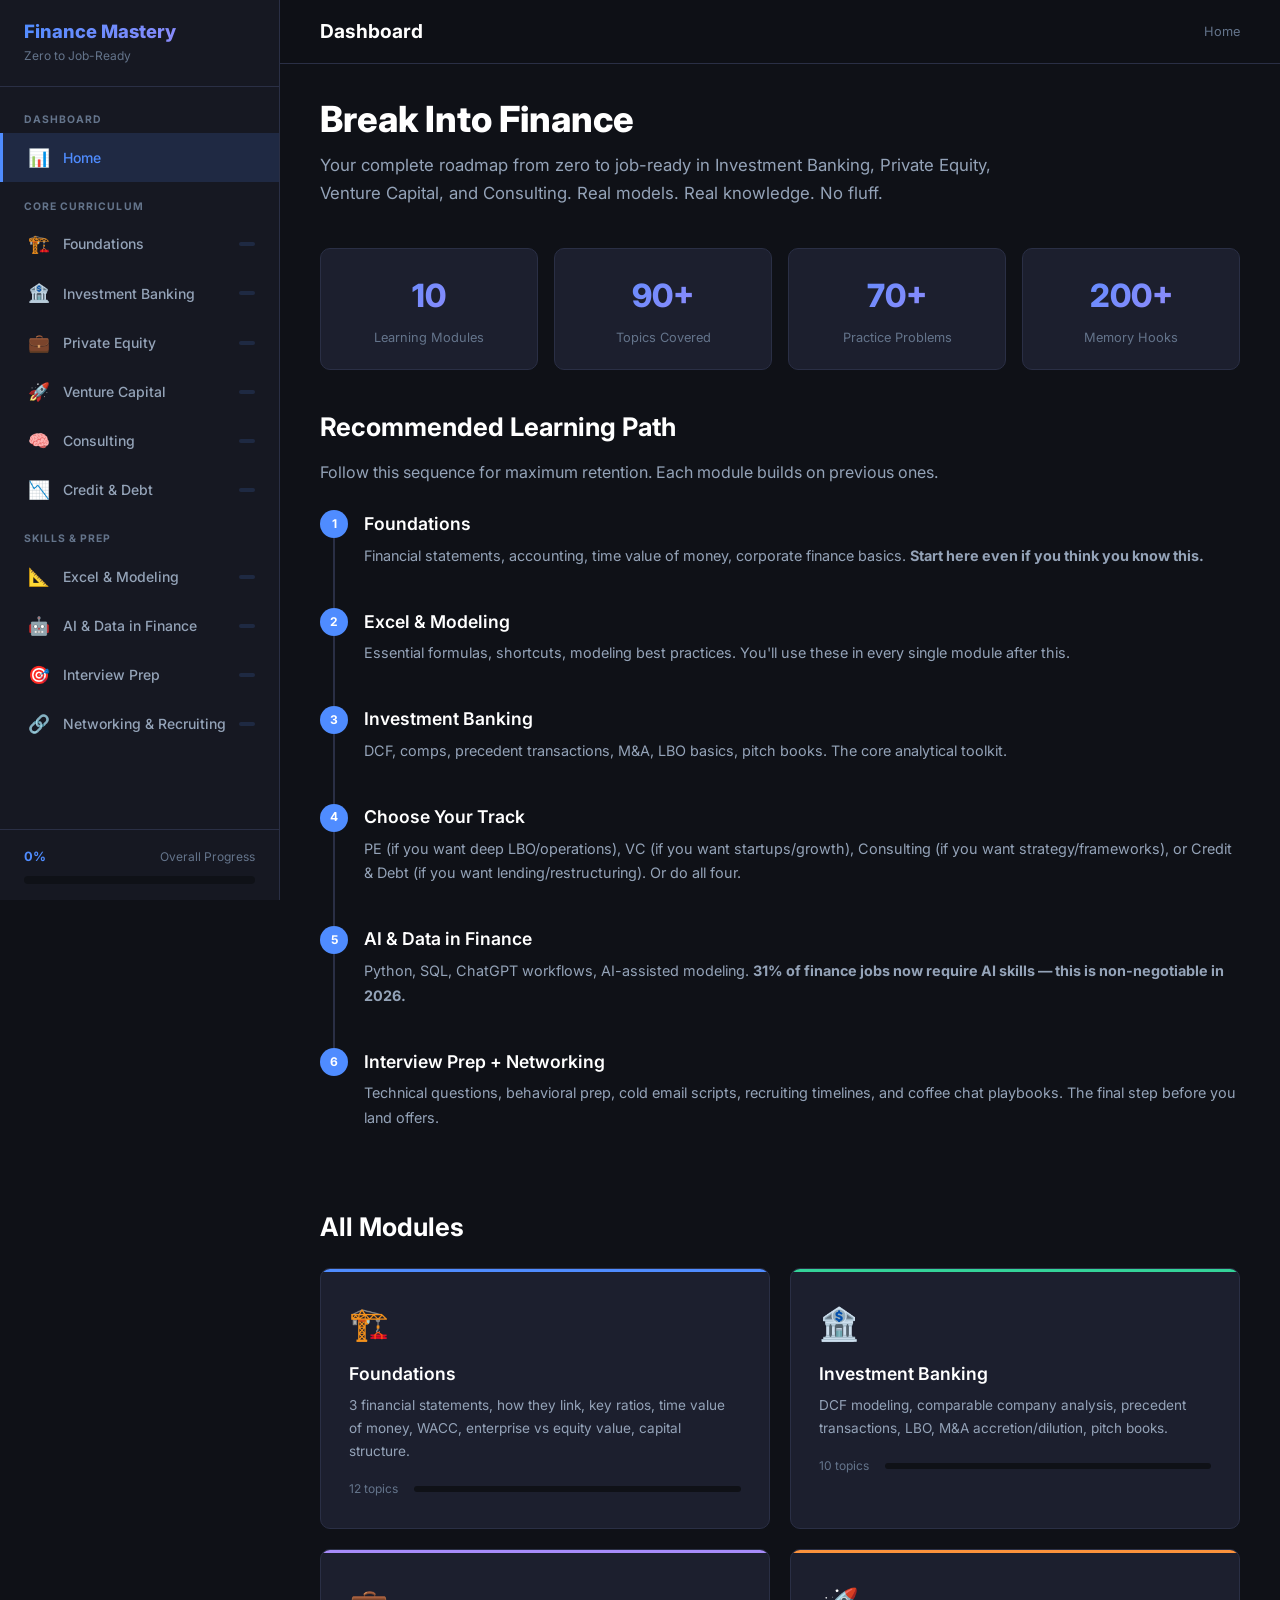
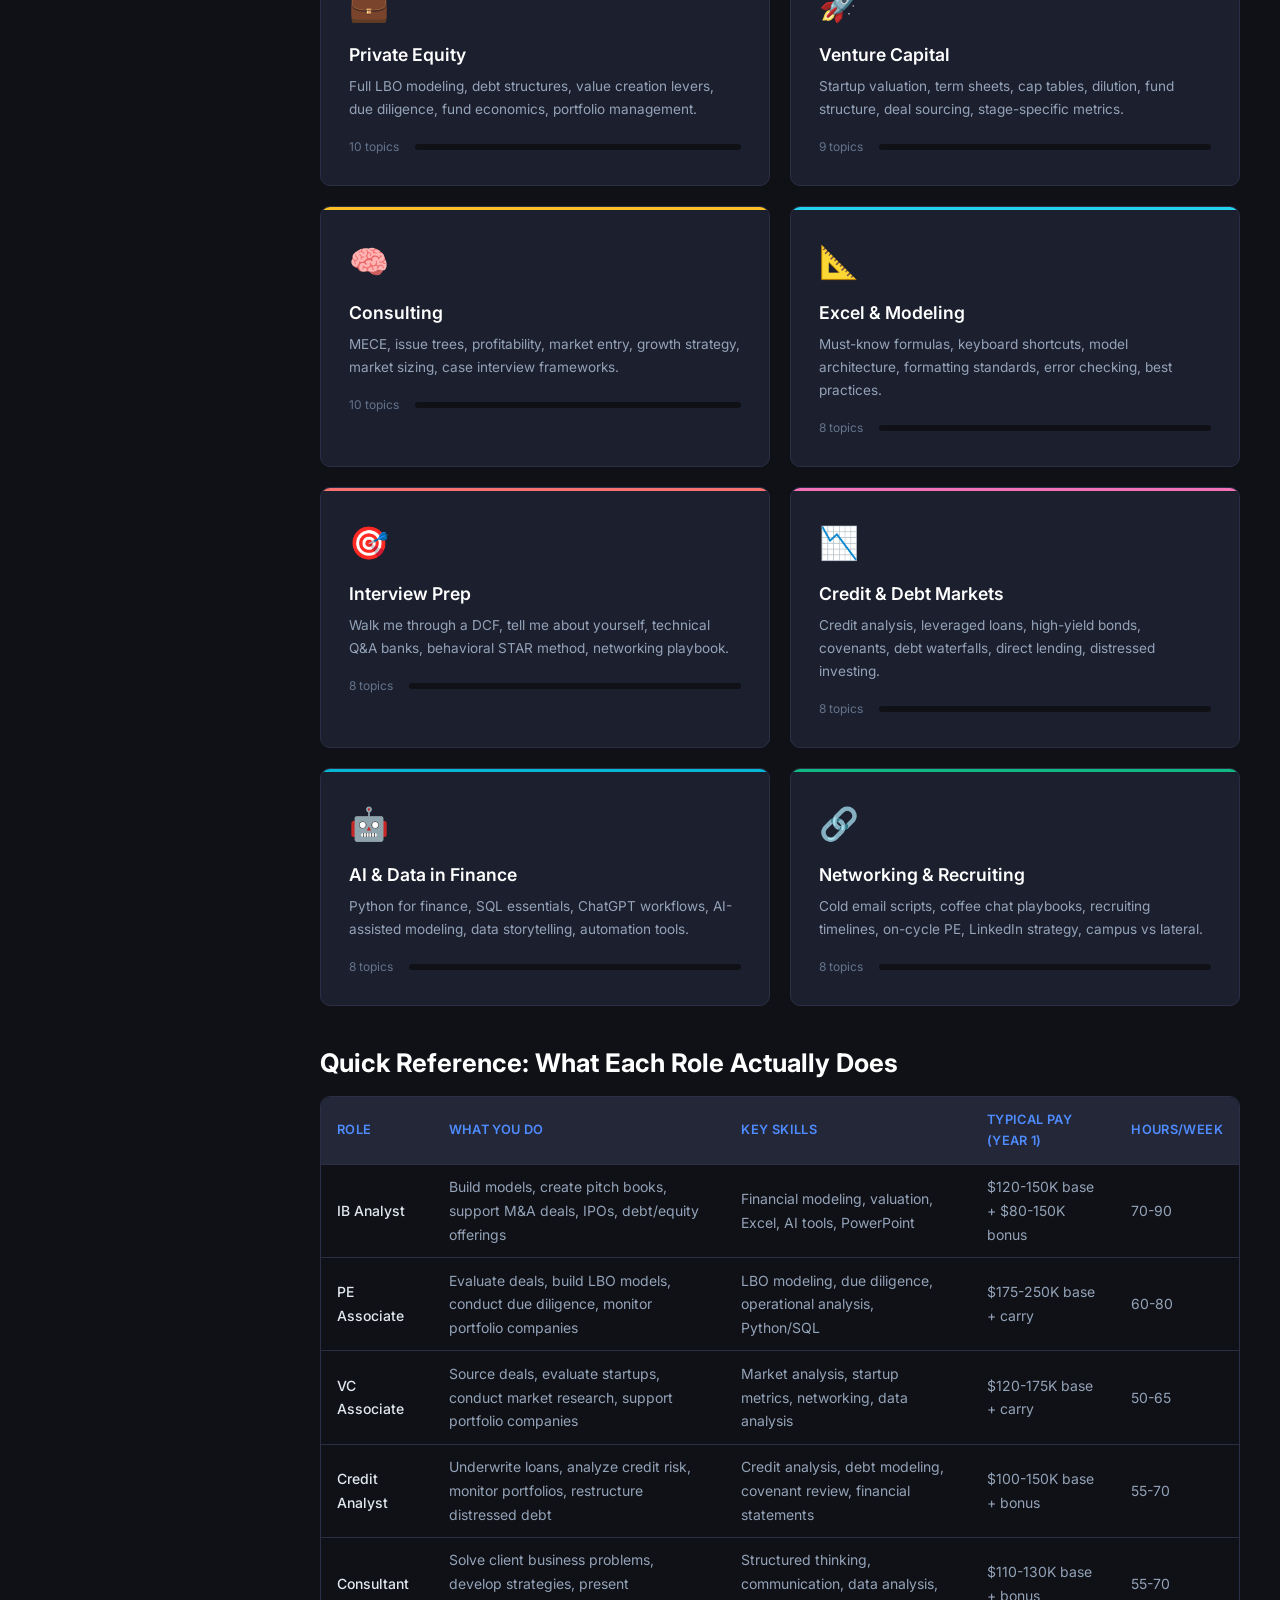
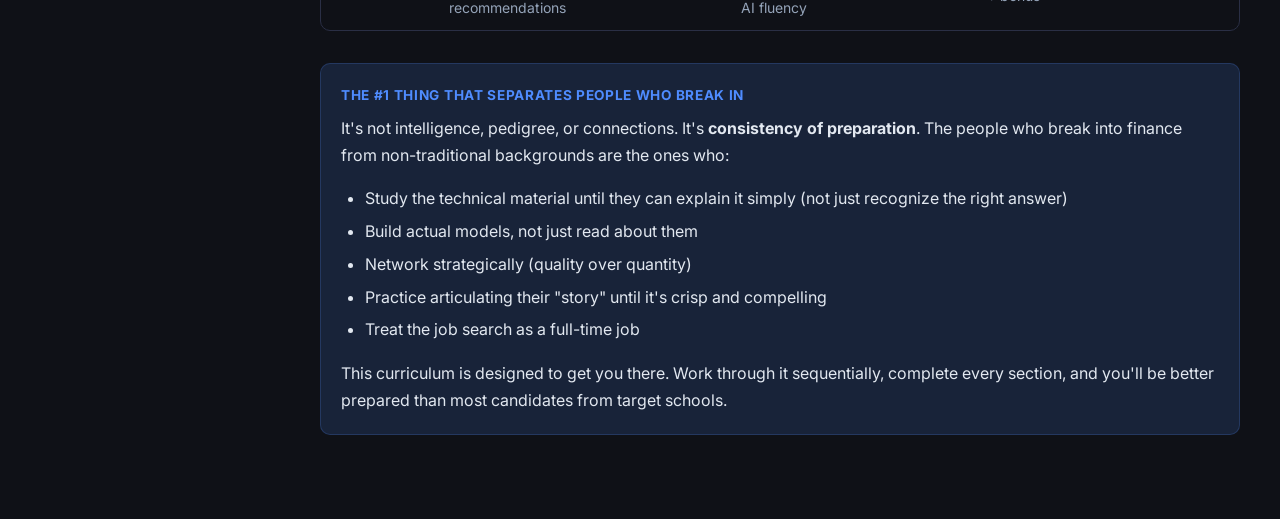
<file: index.html>
<!DOCTYPE html>
<html lang="en">
<head>
  <meta charset="UTF-8">
  <meta name="viewport" content="width=device-width, initial-scale=1.0">
  <title>Finance Mastery — Break Into Finance</title>
  <link rel="stylesheet" href="css/styles.css">
  <link href="https://fonts.googleapis.com/css2?family=Inter:wght@400;500;600;700;800&display=swap" rel="stylesheet">
</head>
<body>
<div class="app-layout">

  <!-- SIDEBAR -->
  <aside class="sidebar">
    <div class="sidebar-header">
      <h1>Finance Mastery</h1>
      <div class="subtitle">Zero to Job-Ready</div>
    </div>

    <nav class="sidebar-nav">
      <div class="nav-section">
        <div class="nav-section-title">Dashboard</div>
        <a href="index.html" class="nav-link active" data-page="index">
          <span class="icon">📊</span> Home
        </a>
      </div>

      <div class="nav-section">
        <div class="nav-section-title">Core Curriculum</div>
        <a href="pages/foundations.html" class="nav-link" data-page="foundations">
          <span class="icon">🏗️</span> Foundations
          <span class="badge badge-progress"></span>
        </a>
        <a href="pages/ibd.html" class="nav-link" data-page="ibd">
          <span class="icon">🏦</span> Investment Banking
          <span class="badge badge-progress"></span>
        </a>
        <a href="pages/pe.html" class="nav-link" data-page="pe">
          <span class="icon">💼</span> Private Equity
          <span class="badge badge-progress"></span>
        </a>
        <a href="pages/vc.html" class="nav-link" data-page="vc">
          <span class="icon">🚀</span> Venture Capital
          <span class="badge badge-progress"></span>
        </a>
        <a href="pages/consulting.html" class="nav-link" data-page="consulting">
          <span class="icon">🧠</span> Consulting
          <span class="badge badge-progress"></span>
        </a>
        <a href="pages/credit.html" class="nav-link" data-page="credit">
          <span class="icon">📉</span> Credit & Debt
          <span class="badge badge-progress"></span>
        </a>
      </div>

      <div class="nav-section">
        <div class="nav-section-title">Skills & Prep</div>
        <a href="pages/excel.html" class="nav-link" data-page="excel">
          <span class="icon">📐</span> Excel & Modeling
          <span class="badge badge-progress"></span>
        </a>
        <a href="pages/ai-data.html" class="nav-link" data-page="ai-data">
          <span class="icon">🤖</span> AI & Data in Finance
          <span class="badge badge-progress"></span>
        </a>
        <a href="pages/interview.html" class="nav-link" data-page="interview">
          <span class="icon">🎯</span> Interview Prep
          <span class="badge badge-progress"></span>
        </a>
        <a href="pages/networking.html" class="nav-link" data-page="networking">
          <span class="icon">🔗</span> Networking & Recruiting
          <span class="badge badge-progress"></span>
        </a>
      </div>
    </nav>

    <div class="sidebar-footer">
      <div style="display:flex;justify-content:space-between;align-items:center;">
        <span class="progress-pct-text" style="font-weight:700;color:var(--accent);">0%</span>
        <span style="color:var(--text-muted);font-size:0.75rem;">Overall Progress</span>
      </div>
      <div class="progress-bar-container">
        <div class="progress-bar-fill" style="width:0%"></div>
      </div>
    </div>
  </aside>

  <!-- MAIN -->
  <main class="main-content">
    <header class="content-header">
      <button class="hamburger">☰</button>
      <h2>Dashboard</h2>
      <div class="breadcrumb">Home</div>
    </header>

    <div class="content-body fade-in">

      <!-- Hero -->
      <div style="margin-bottom:2.5rem;">
        <h1 style="font-size:2.25rem;margin-bottom:0.5rem;">Break Into Finance</h1>
        <p style="color:var(--text-dim);font-size:1.05rem;max-width:700px;">
          Your complete roadmap from zero to job-ready in Investment Banking, Private Equity, Venture Capital, and Consulting. Real models. Real knowledge. No fluff.
        </p>
      </div>

      <!-- Stats Row -->
      <div style="display:grid;grid-template-columns:repeat(auto-fit,minmax(160px,1fr));gap:1rem;margin-bottom:2.5rem;">
        <div class="stat-card">
          <div class="stat-value">10</div>
          <div class="stat-label">Learning Modules</div>
        </div>
        <div class="stat-card">
          <div class="stat-value">90+</div>
          <div class="stat-label">Topics Covered</div>
        </div>
        <div class="stat-card">
          <div class="stat-value">70+</div>
          <div class="stat-label">Practice Problems</div>
        </div>
        <div class="stat-card">
          <div class="stat-value">200+</div>
          <div class="stat-label">Memory Hooks</div>
        </div>
      </div>

      <!-- Learning Path -->
      <h2 style="margin-top:0;">Recommended Learning Path</h2>
      <p style="color:var(--text-dim);margin-bottom:1.5rem;">Follow this sequence for maximum retention. Each module builds on previous ones.</p>

      <div class="steps">
        <div class="step">
          <div class="step-indicator"><div class="step-dot">1</div><div class="step-line"></div></div>
          <div class="step-content">
            <h4>Foundations</h4>
            <p style="color:var(--text-dim);font-size:0.9rem;">Financial statements, accounting, time value of money, corporate finance basics. <strong>Start here even if you think you know this.</strong></p>
          </div>
        </div>
        <div class="step">
          <div class="step-indicator"><div class="step-dot">2</div><div class="step-line"></div></div>
          <div class="step-content">
            <h4>Excel & Modeling</h4>
            <p style="color:var(--text-dim);font-size:0.9rem;">Essential formulas, shortcuts, modeling best practices. You'll use these in every single module after this.</p>
          </div>
        </div>
        <div class="step">
          <div class="step-indicator"><div class="step-dot">3</div><div class="step-line"></div></div>
          <div class="step-content">
            <h4>Investment Banking</h4>
            <p style="color:var(--text-dim);font-size:0.9rem;">DCF, comps, precedent transactions, M&A, LBO basics, pitch books. The core analytical toolkit.</p>
          </div>
        </div>
        <div class="step">
          <div class="step-indicator"><div class="step-dot">4</div><div class="step-line"></div></div>
          <div class="step-content">
            <h4>Choose Your Track</h4>
            <p style="color:var(--text-dim);font-size:0.9rem;">PE (if you want deep LBO/operations), VC (if you want startups/growth), Consulting (if you want strategy/frameworks), or Credit &amp; Debt (if you want lending/restructuring). Or do all four.</p>
          </div>
        </div>
        <div class="step">
          <div class="step-indicator"><div class="step-dot">5</div><div class="step-line"></div></div>
          <div class="step-content">
            <h4>AI &amp; Data in Finance</h4>
            <p style="color:var(--text-dim);font-size:0.9rem;">Python, SQL, ChatGPT workflows, AI-assisted modeling. <strong>31% of finance jobs now require AI skills — this is non-negotiable in 2026.</strong></p>
          </div>
        </div>
        <div class="step">
          <div class="step-indicator"><div class="step-dot">6</div><div class="step-line"></div></div>
          <div class="step-content">
            <h4>Interview Prep + Networking</h4>
            <p style="color:var(--text-dim);font-size:0.9rem;">Technical questions, behavioral prep, cold email scripts, recruiting timelines, and coffee chat playbooks. The final step before you land offers.</p>
          </div>
        </div>
      </div>

      <!-- Module Cards -->
      <h2>All Modules</h2>
      <div class="card-grid">

        <a href="pages/foundations.html" class="module-card" style="--module-color: #4f8cff;">
          <div class="module-icon">🏗️</div>
          <h3>Foundations</h3>
          <p>3 financial statements, how they link, key ratios, time value of money, WACC, enterprise vs equity value, capital structure.</p>
          <div class="module-meta">
            <span>12 topics</span>
            <div class="module-progress"><div class="module-progress-fill" style="width:0%"></div></div>
          </div>
        </a>

        <a href="pages/ibd.html" class="module-card" style="--module-color: #34d399;">
          <div class="module-icon">🏦</div>
          <h3>Investment Banking</h3>
          <p>DCF modeling, comparable company analysis, precedent transactions, LBO, M&A accretion/dilution, pitch books.</p>
          <div class="module-meta">
            <span>10 topics</span>
            <div class="module-progress"><div class="module-progress-fill" style="width:0%"></div></div>
          </div>
        </a>

        <a href="pages/pe.html" class="module-card" style="--module-color: #a78bfa;">
          <div class="module-icon">💼</div>
          <h3>Private Equity</h3>
          <p>Full LBO modeling, debt structures, value creation levers, due diligence, fund economics, portfolio management.</p>
          <div class="module-meta">
            <span>10 topics</span>
            <div class="module-progress"><div class="module-progress-fill" style="width:0%"></div></div>
          </div>
        </a>

        <a href="pages/vc.html" class="module-card" style="--module-color: #fb923c;">
          <div class="module-icon">🚀</div>
          <h3>Venture Capital</h3>
          <p>Startup valuation, term sheets, cap tables, dilution, fund structure, deal sourcing, stage-specific metrics.</p>
          <div class="module-meta">
            <span>9 topics</span>
            <div class="module-progress"><div class="module-progress-fill" style="width:0%"></div></div>
          </div>
        </a>

        <a href="pages/consulting.html" class="module-card" style="--module-color: #fbbf24;">
          <div class="module-icon">🧠</div>
          <h3>Consulting</h3>
          <p>MECE, issue trees, profitability, market entry, growth strategy, market sizing, case interview frameworks.</p>
          <div class="module-meta">
            <span>10 topics</span>
            <div class="module-progress"><div class="module-progress-fill" style="width:0%"></div></div>
          </div>
        </a>

        <a href="pages/excel.html" class="module-card" style="--module-color: #22d3ee;">
          <div class="module-icon">📐</div>
          <h3>Excel & Modeling</h3>
          <p>Must-know formulas, keyboard shortcuts, model architecture, formatting standards, error checking, best practices.</p>
          <div class="module-meta">
            <span>8 topics</span>
            <div class="module-progress"><div class="module-progress-fill" style="width:0%"></div></div>
          </div>
        </a>

        <a href="pages/interview.html" class="module-card" style="--module-color: #f87171;">
          <div class="module-icon">🎯</div>
          <h3>Interview Prep</h3>
          <p>Walk me through a DCF, tell me about yourself, technical Q&A banks, behavioral STAR method, networking playbook.</p>
          <div class="module-meta">
            <span>8 topics</span>
            <div class="module-progress"><div class="module-progress-fill" style="width:0%"></div></div>
          </div>
        </a>

        <a href="pages/credit.html" class="module-card" style="--module-color: #f472b6;">
          <div class="module-icon">📉</div>
          <h3>Credit &amp; Debt Markets</h3>
          <p>Credit analysis, leveraged loans, high-yield bonds, covenants, debt waterfalls, direct lending, distressed investing.</p>
          <div class="module-meta">
            <span>8 topics</span>
            <div class="module-progress"><div class="module-progress-fill" style="width:0%"></div></div>
          </div>
        </a>

        <a href="pages/ai-data.html" class="module-card" style="--module-color: #06b6d4;">
          <div class="module-icon">🤖</div>
          <h3>AI &amp; Data in Finance</h3>
          <p>Python for finance, SQL essentials, ChatGPT workflows, AI-assisted modeling, data storytelling, automation tools.</p>
          <div class="module-meta">
            <span>8 topics</span>
            <div class="module-progress"><div class="module-progress-fill" style="width:0%"></div></div>
          </div>
        </a>

        <a href="pages/networking.html" class="module-card" style="--module-color: #10b981;">
          <div class="module-icon">🔗</div>
          <h3>Networking &amp; Recruiting</h3>
          <p>Cold email scripts, coffee chat playbooks, recruiting timelines, on-cycle PE, LinkedIn strategy, campus vs lateral.</p>
          <div class="module-meta">
            <span>8 topics</span>
            <div class="module-progress"><div class="module-progress-fill" style="width:0%"></div></div>
          </div>
        </a>

      </div>

      <!-- Quick Reference -->
      <h2>Quick Reference: What Each Role Actually Does</h2>
      <div class="table-container">
        <table>
          <thead>
            <tr>
              <th>Role</th>
              <th>What You Do</th>
              <th>Key Skills</th>
              <th>Typical Pay (Year 1)</th>
              <th>Hours/Week</th>
            </tr>
          </thead>
          <tbody>
            <tr>
              <td>IB Analyst</td>
              <td>Build models, create pitch books, support M&A deals, IPOs, debt/equity offerings</td>
              <td>Financial modeling, valuation, Excel, AI tools, PowerPoint</td>
              <td>$120-150K base + $80-150K bonus</td>
              <td>70-90</td>
            </tr>
            <tr>
              <td>PE Associate</td>
              <td>Evaluate deals, build LBO models, conduct due diligence, monitor portfolio companies</td>
              <td>LBO modeling, due diligence, operational analysis, Python/SQL</td>
              <td>$175-250K base + carry</td>
              <td>60-80</td>
            </tr>
            <tr>
              <td>VC Associate</td>
              <td>Source deals, evaluate startups, conduct market research, support portfolio companies</td>
              <td>Market analysis, startup metrics, networking, data analysis</td>
              <td>$120-175K base + carry</td>
              <td>50-65</td>
            </tr>
            <tr>
              <td>Credit Analyst</td>
              <td>Underwrite loans, analyze credit risk, monitor portfolios, restructure distressed debt</td>
              <td>Credit analysis, debt modeling, covenant review, financial statements</td>
              <td>$100-150K base + bonus</td>
              <td>55-70</td>
            </tr>
            <tr>
              <td>Consultant</td>
              <td>Solve client business problems, develop strategies, present recommendations</td>
              <td>Structured thinking, communication, data analysis, AI fluency</td>
              <td>$110-130K base + bonus</td>
              <td>55-70</td>
            </tr>
          </tbody>
        </table>
      </div>

      <!-- Mindset Section -->
      <div class="key-concept" style="margin-top:2rem;">
        <div class="concept-title">The #1 Thing That Separates People Who Break In</div>
        <p>It's not intelligence, pedigree, or connections. It's <strong>consistency of preparation</strong>. The people who break into finance from non-traditional backgrounds are the ones who:</p>
        <ul>
          <li>Study the technical material until they can explain it simply (not just recognize the right answer)</li>
          <li>Build actual models, not just read about them</li>
          <li>Network strategically (quality over quantity)</li>
          <li>Practice articulating their "story" until it's crisp and compelling</li>
          <li>Treat the job search as a full-time job</li>
        </ul>
        <p style="margin-bottom:0;">This curriculum is designed to get you there. Work through it sequentially, complete every section, and you'll be better prepared than most candidates from target schools.</p>
      </div>

    </div>
  </main>
</div>

<script src="js/app.js"></script>
</body>
</html>
</file>
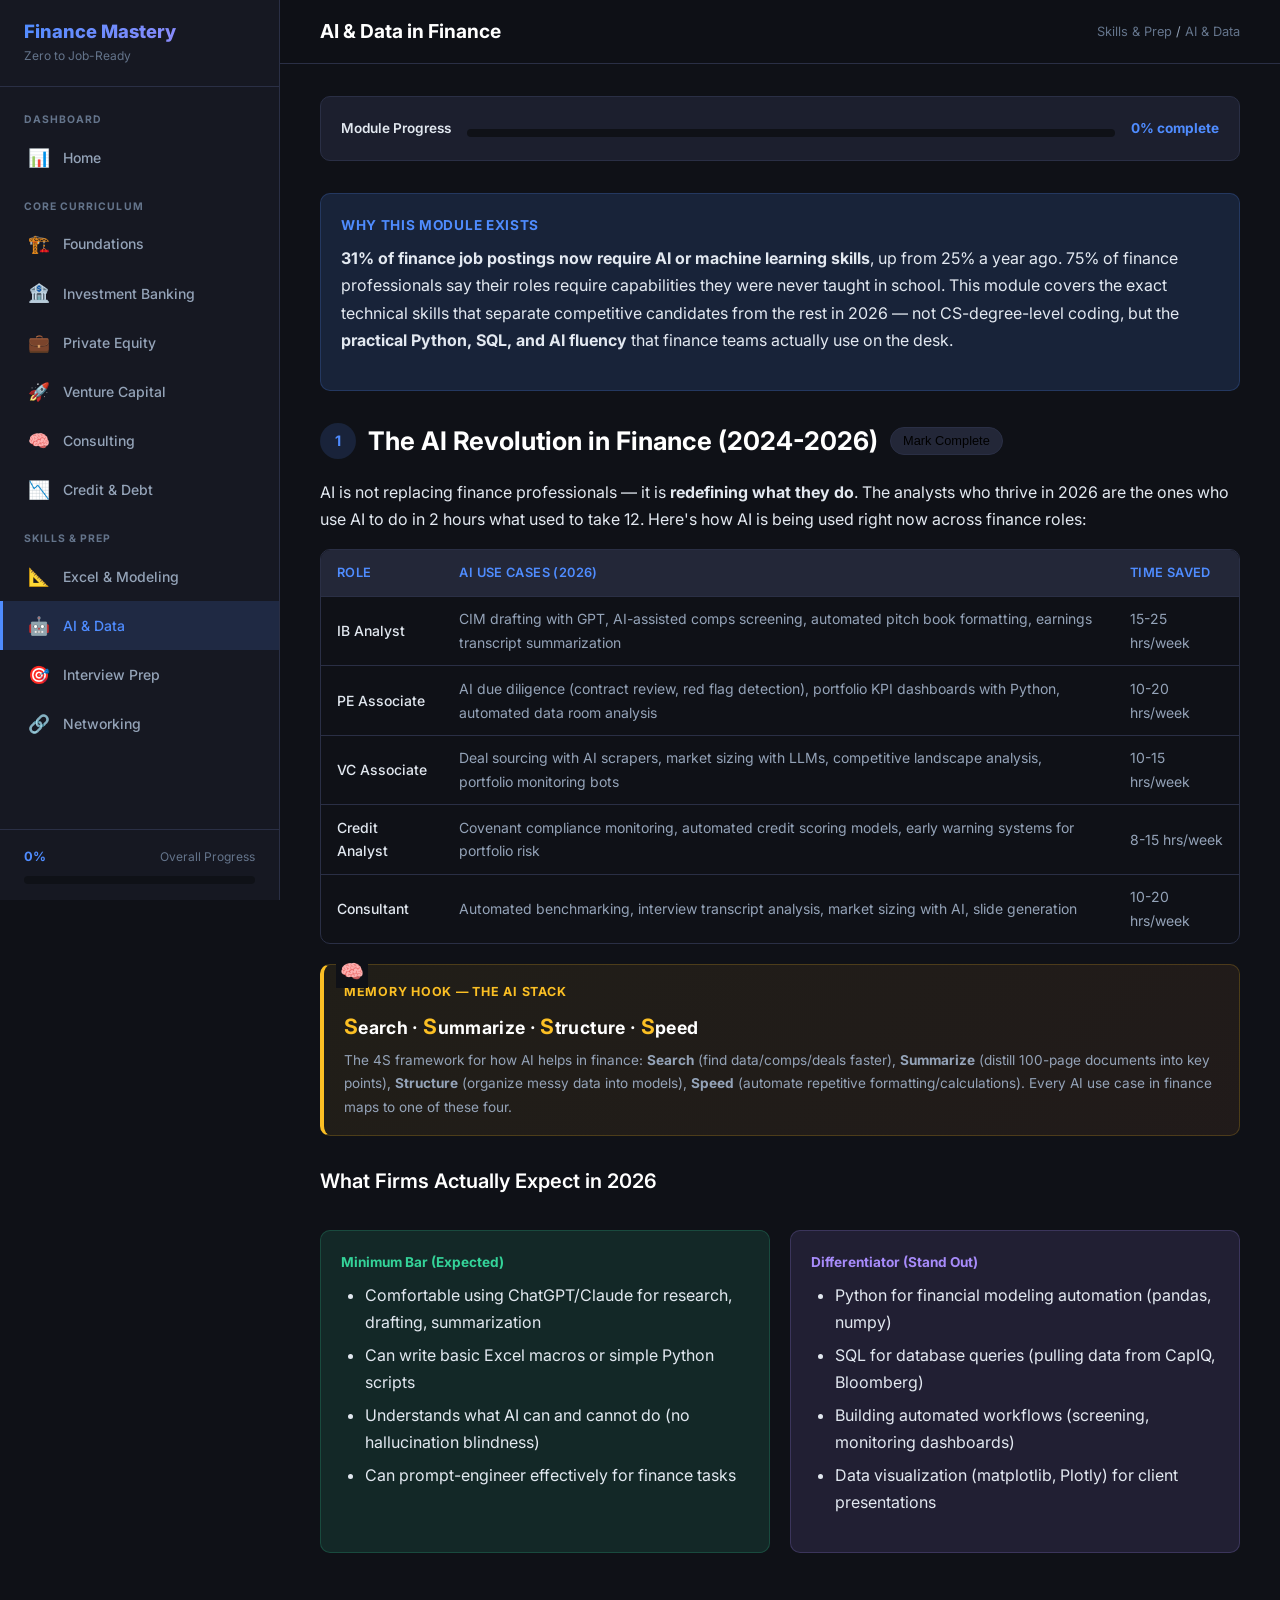
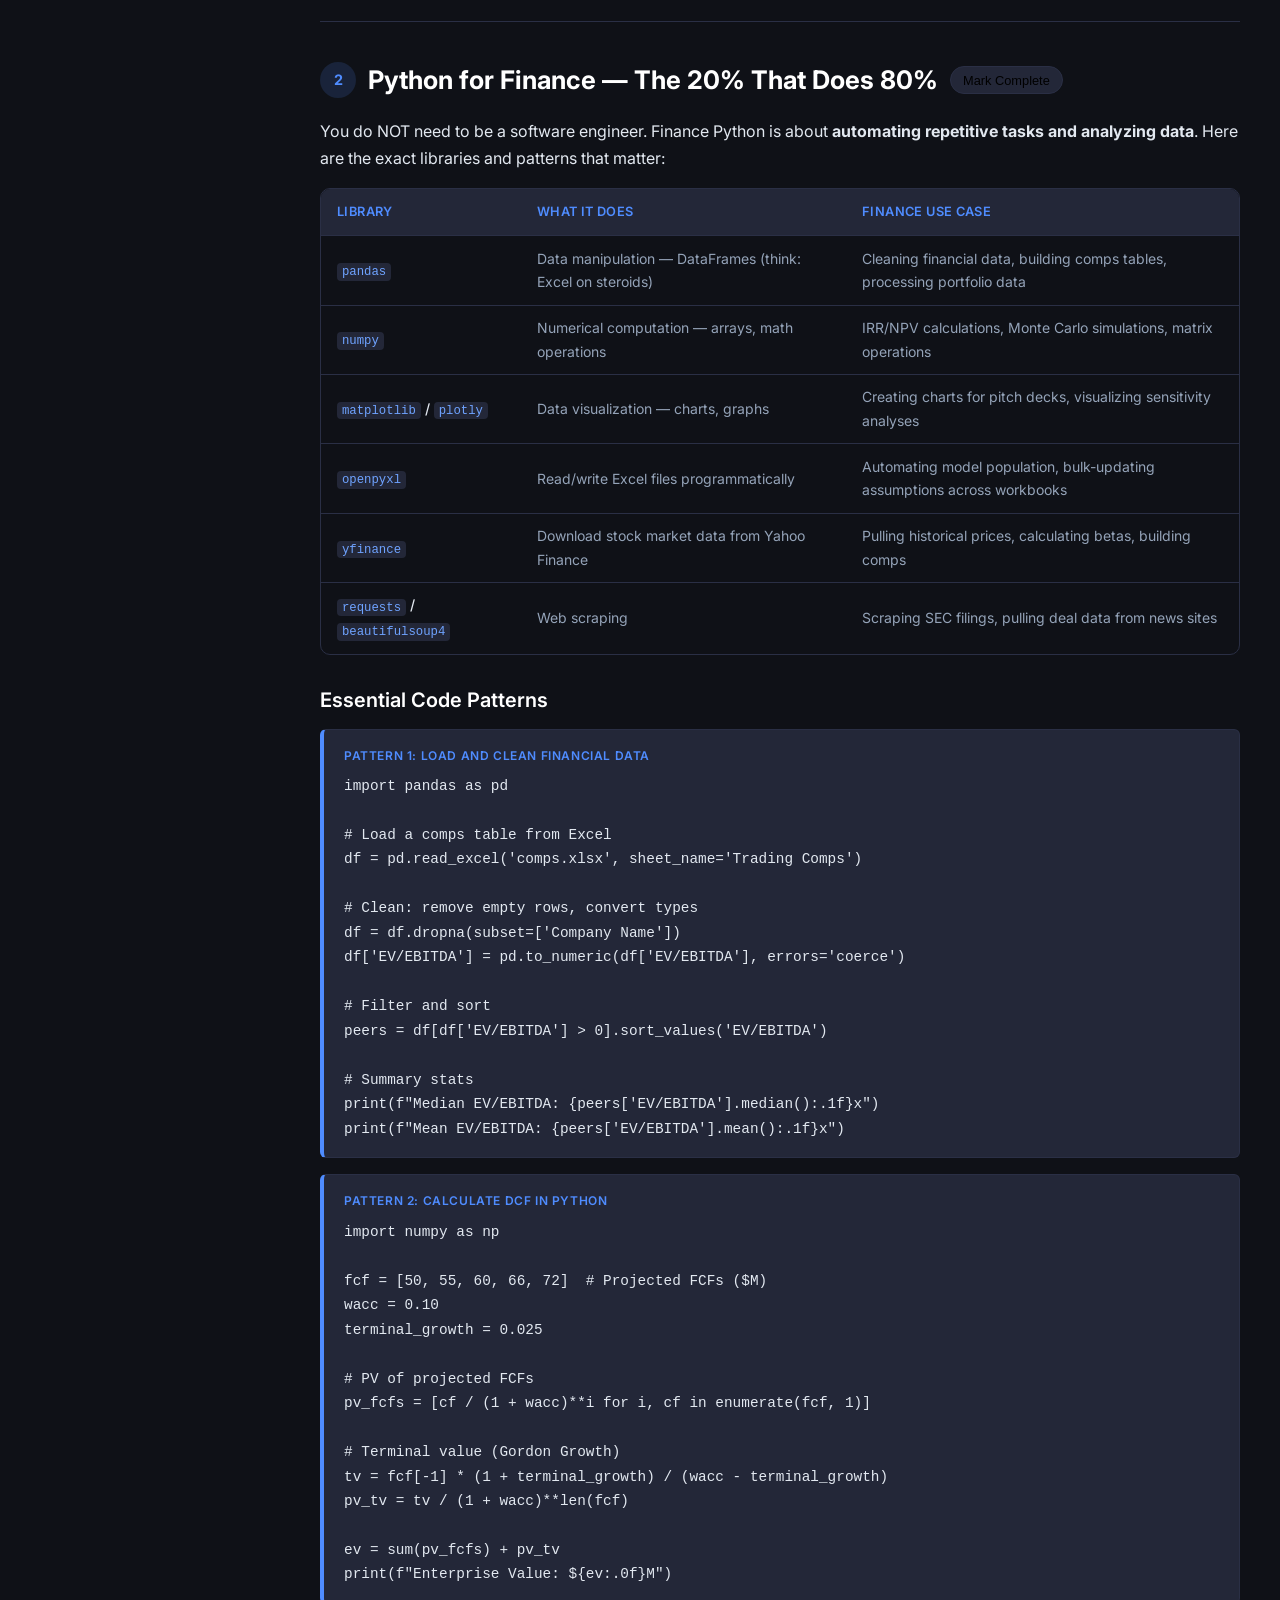
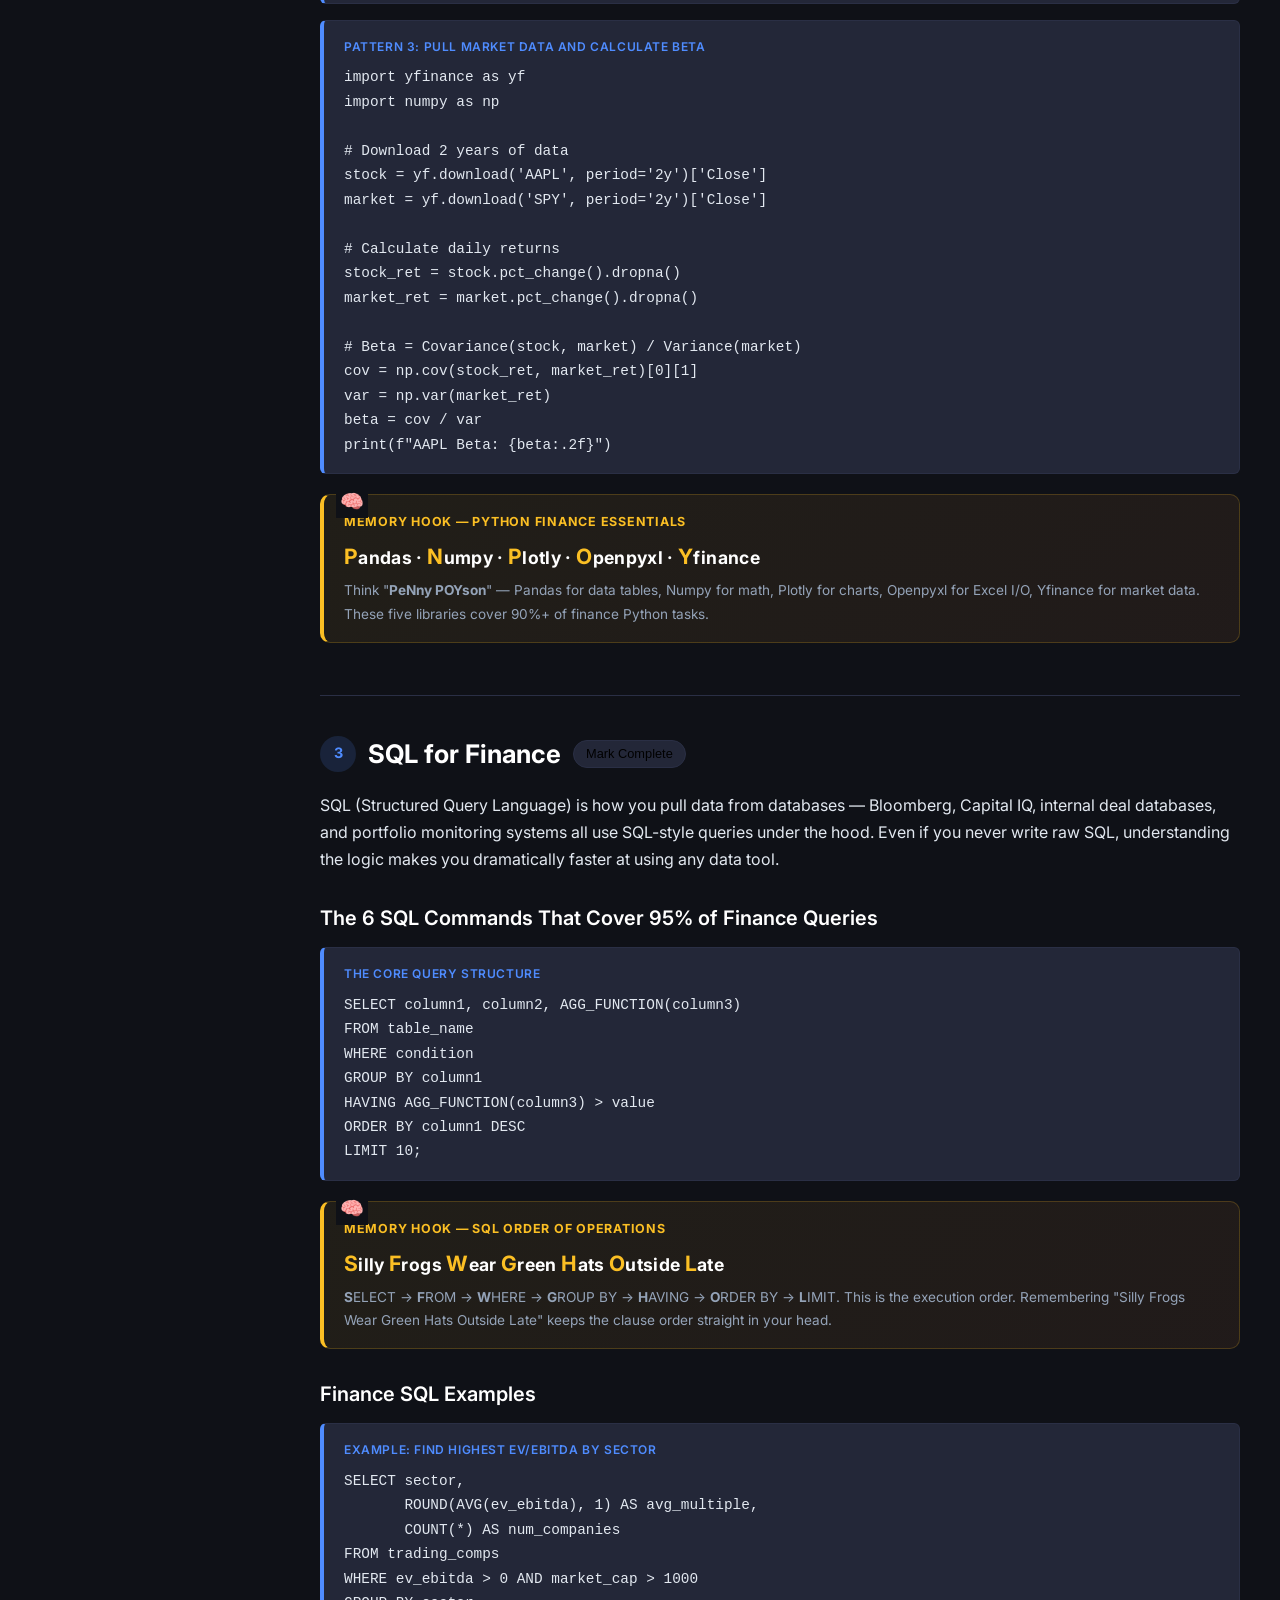
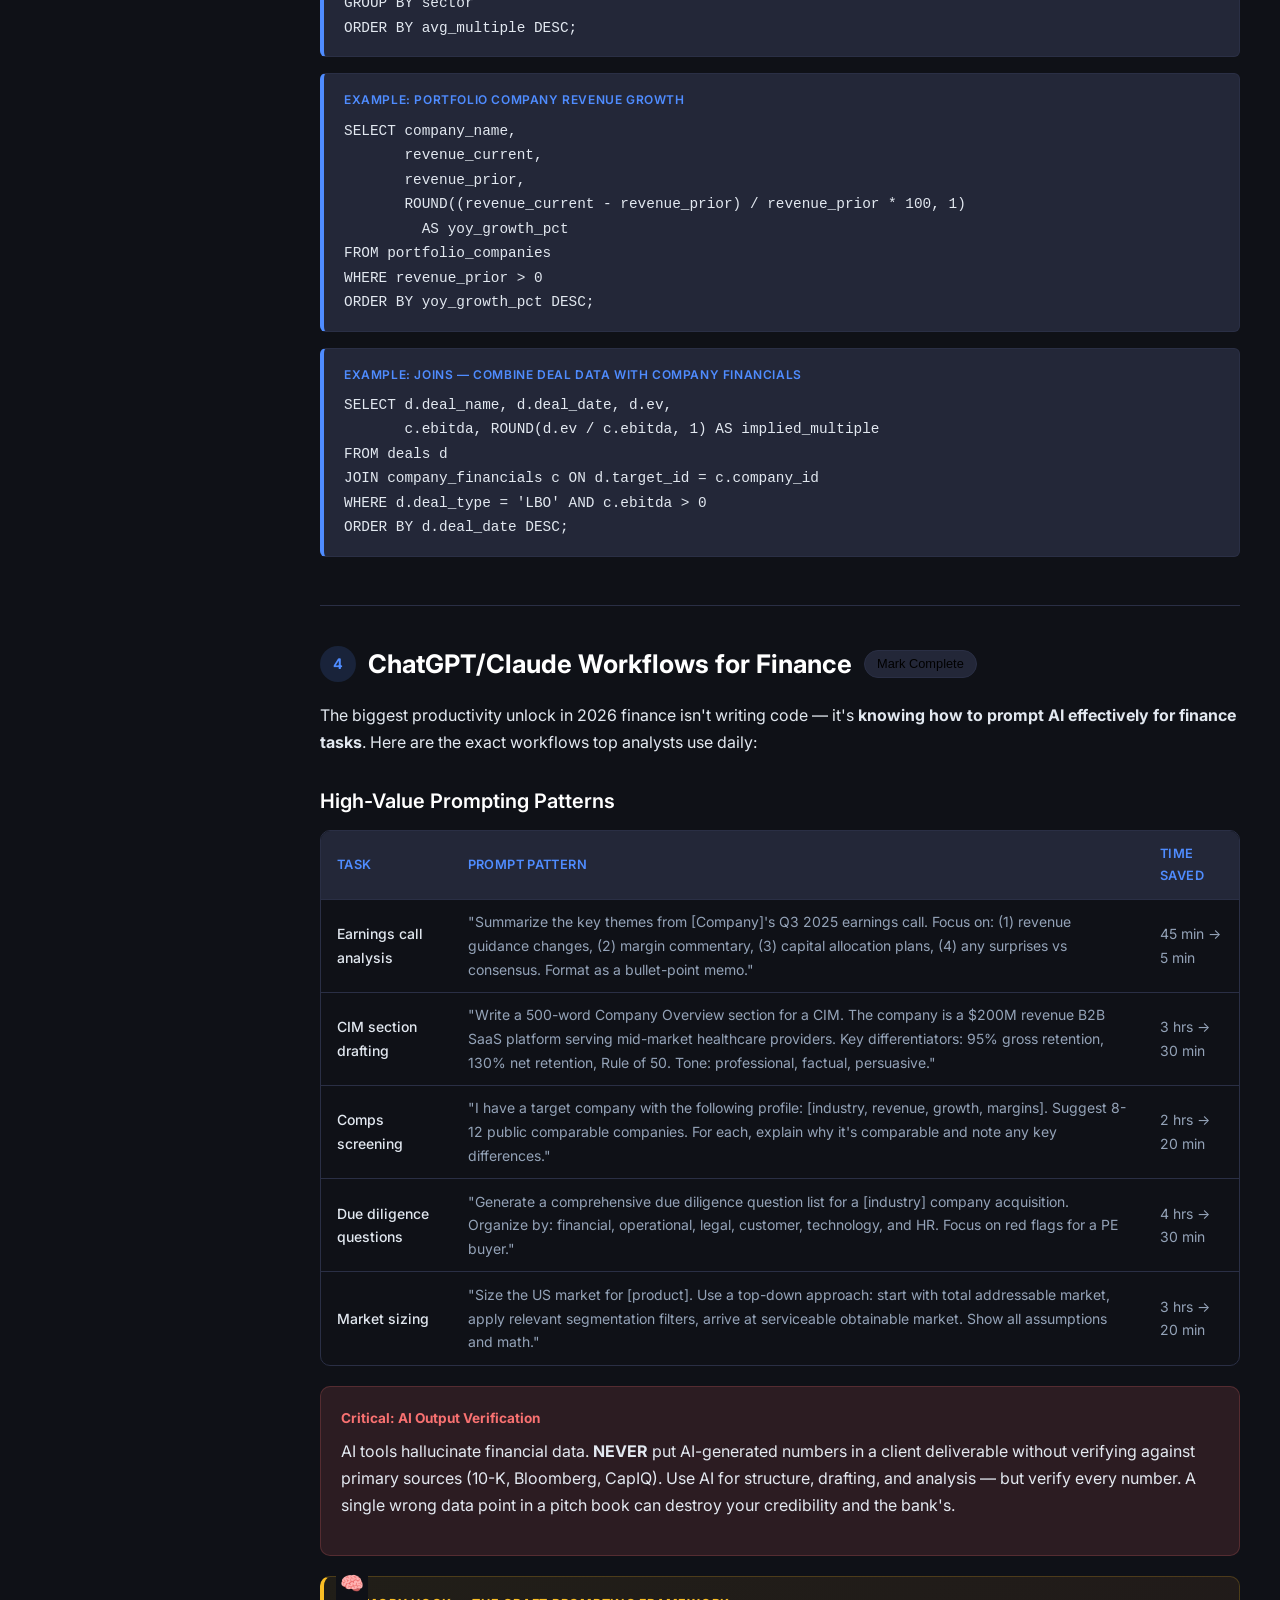
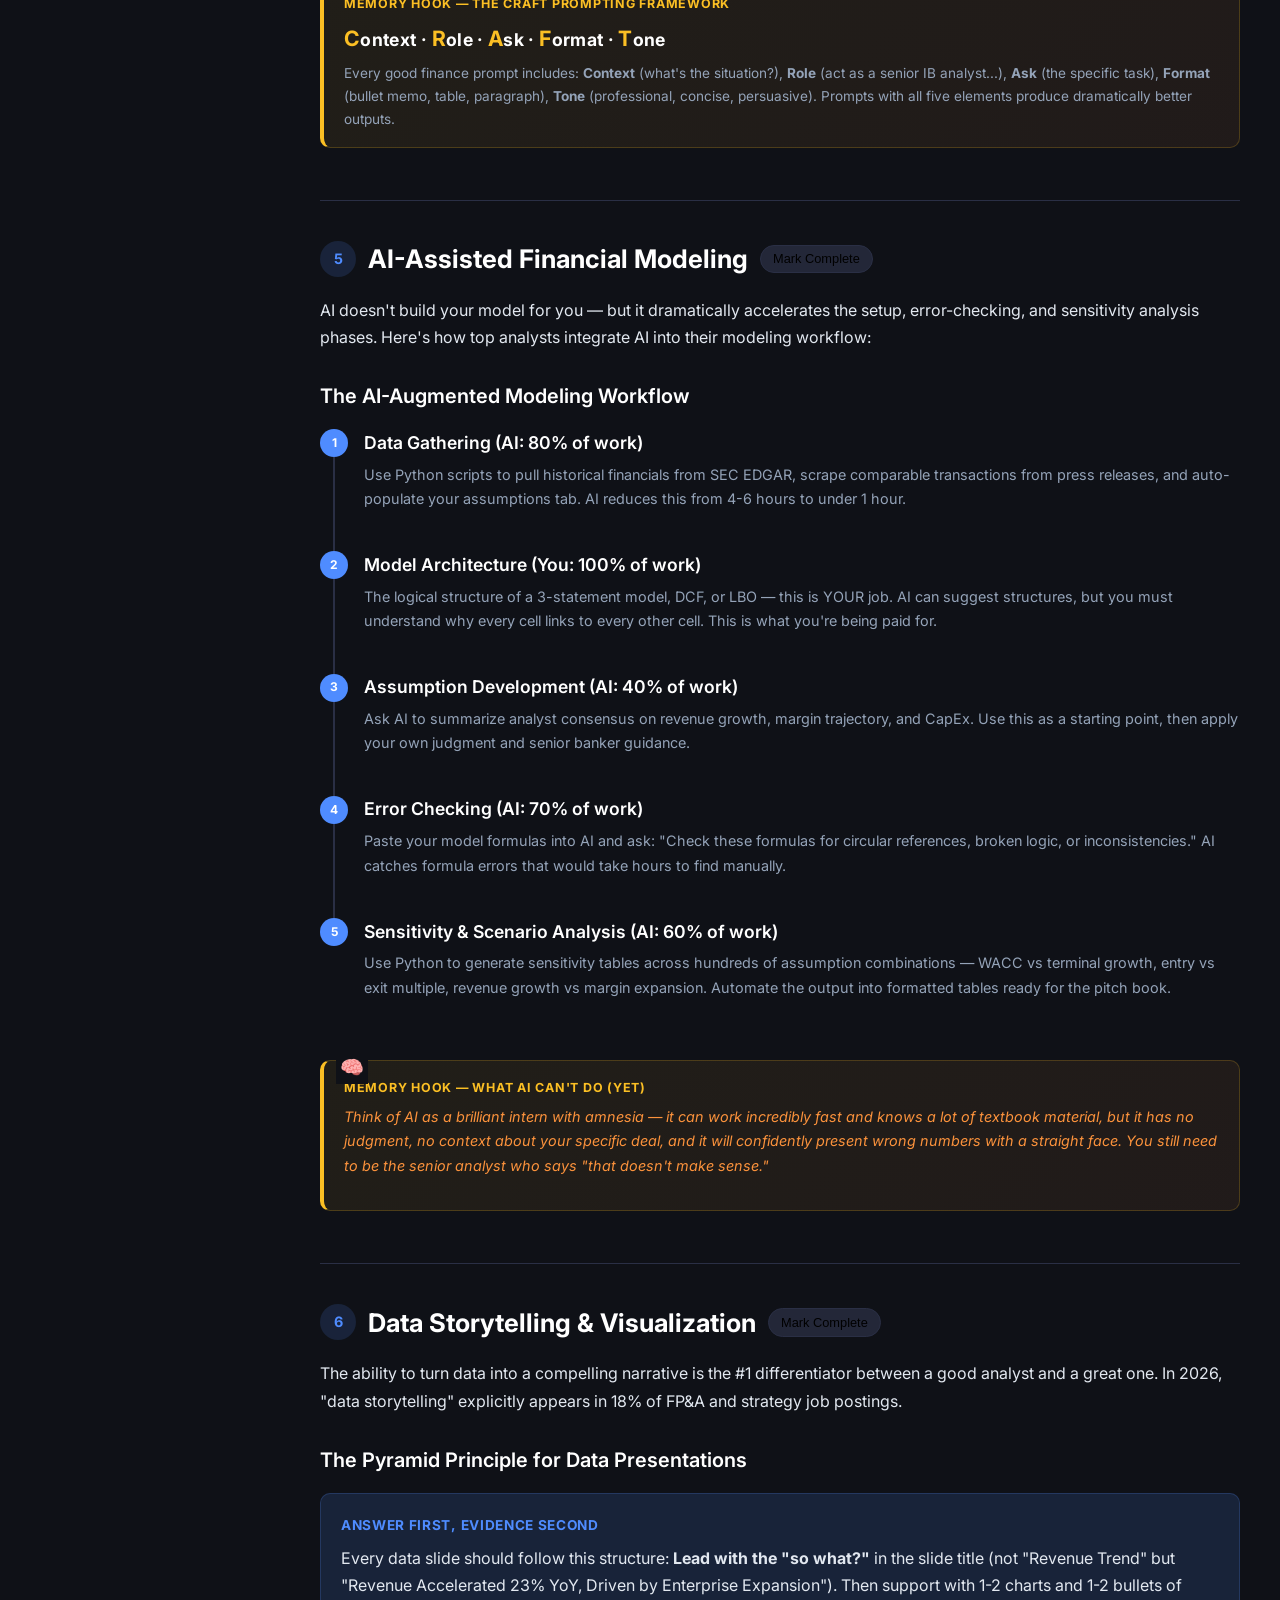
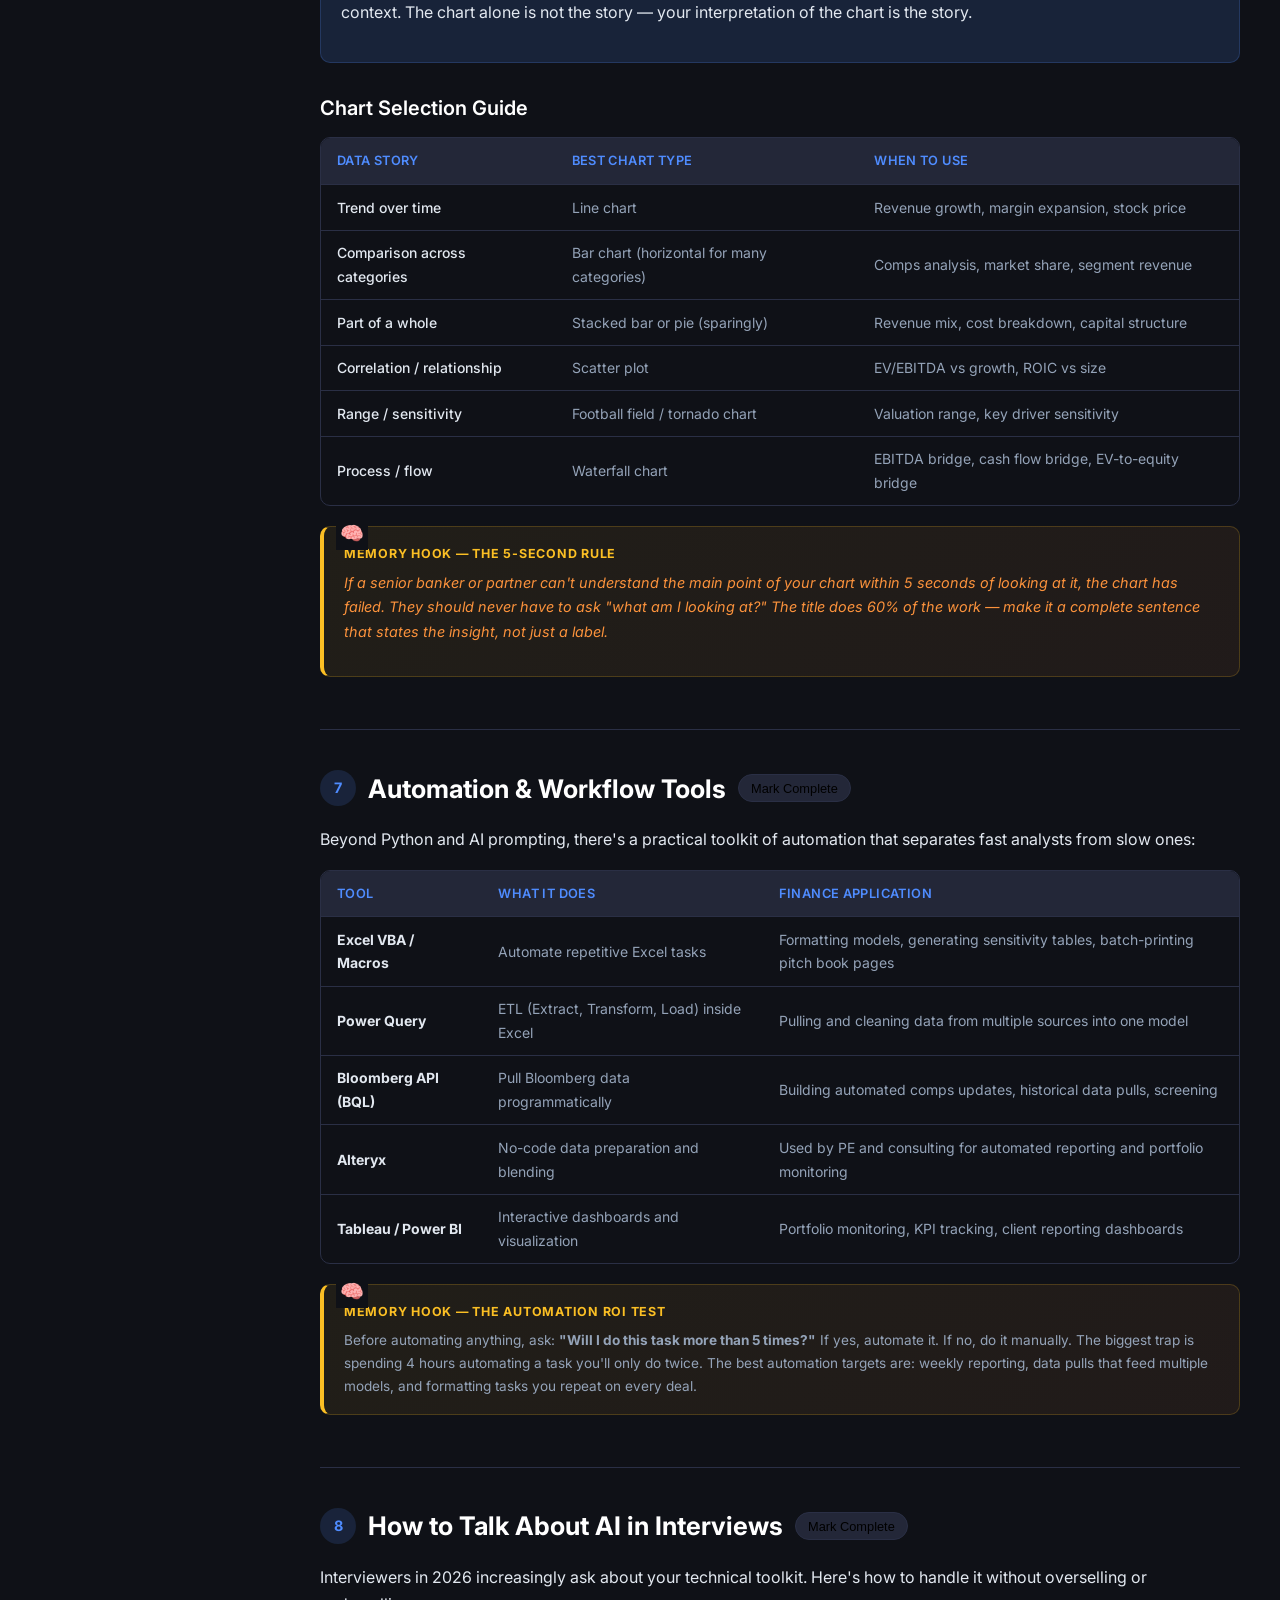
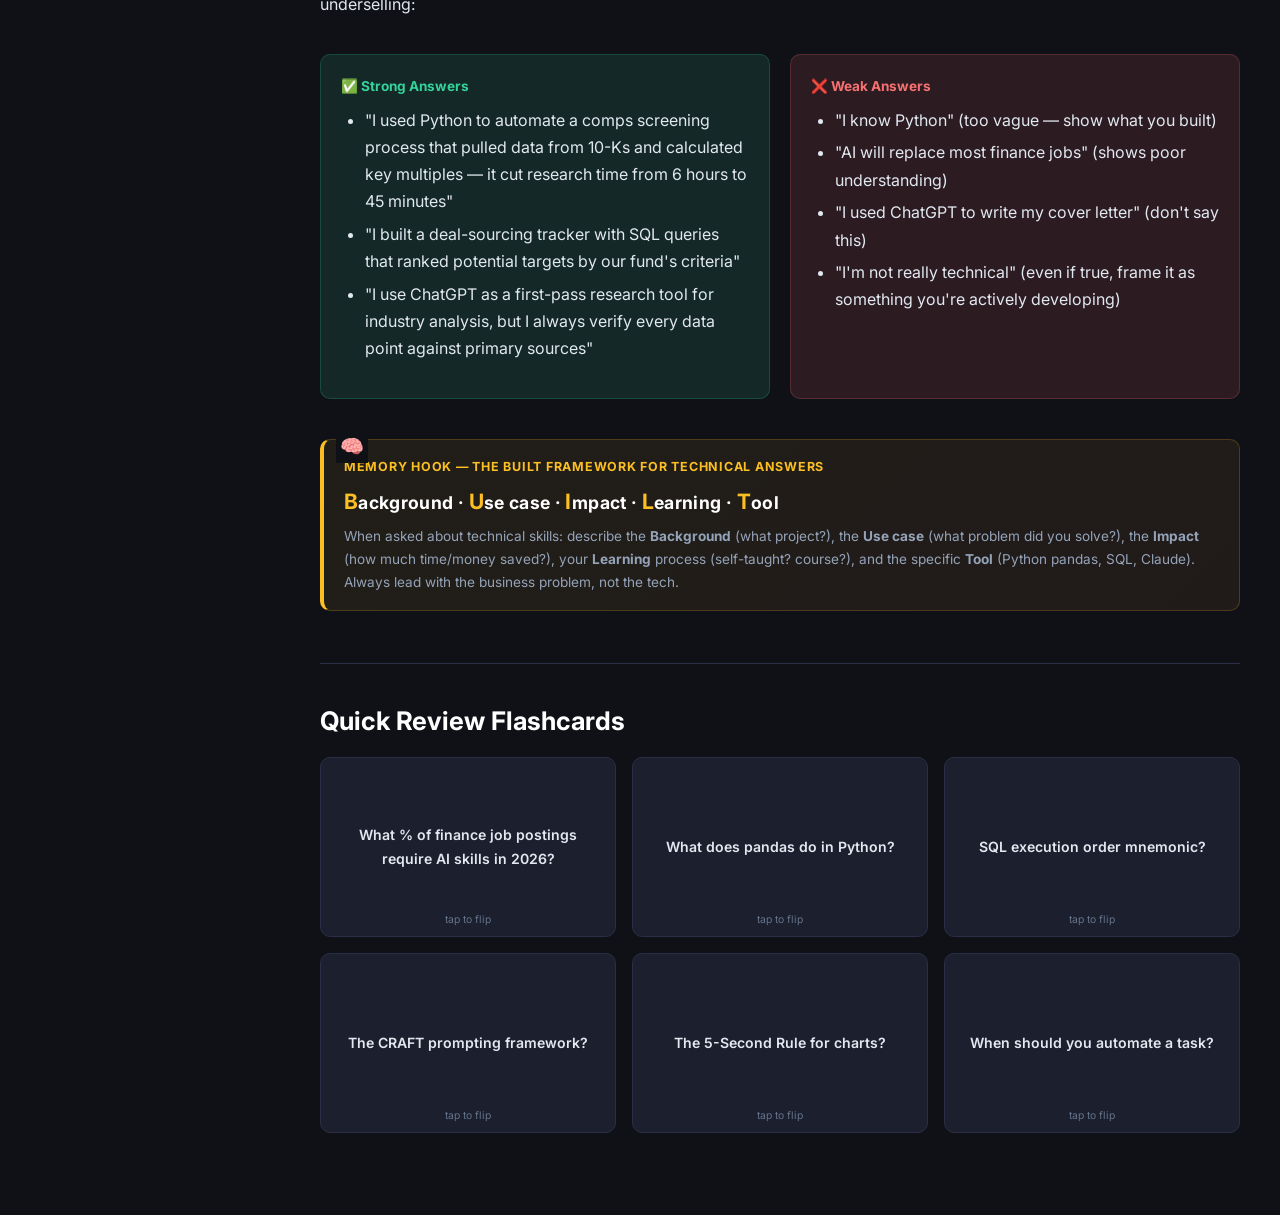
<file: pages/ai-data.html>
<!DOCTYPE html>
<html lang="en">
<head>
  <meta charset="UTF-8">
  <meta name="viewport" content="width=device-width, initial-scale=1.0">
  <title>AI & Data in Finance — Finance Mastery</title>
  <link rel="stylesheet" href="../css/styles.css">
  <link href="https://fonts.googleapis.com/css2?family=Inter:wght@400;500;600;700;800&display=swap" rel="stylesheet">
</head>
<body>
<div class="app-layout">

  <aside class="sidebar">
    <div class="sidebar-header"><h1>Finance Mastery</h1><div class="subtitle">Zero to Job-Ready</div></div>
    <nav class="sidebar-nav">
      <div class="nav-section">
        <div class="nav-section-title">Dashboard</div>
        <a href="../index.html" class="nav-link" data-page="index"><span class="icon">📊</span> Home</a>
      </div>
      <div class="nav-section">
        <div class="nav-section-title">Core Curriculum</div>
        <a href="foundations.html" class="nav-link" data-page="foundations"><span class="icon">🏗️</span> Foundations</a>
        <a href="ibd.html" class="nav-link" data-page="ibd"><span class="icon">🏦</span> Investment Banking</a>
        <a href="pe.html" class="nav-link" data-page="pe"><span class="icon">💼</span> Private Equity</a>
        <a href="vc.html" class="nav-link" data-page="vc"><span class="icon">🚀</span> Venture Capital</a>
        <a href="consulting.html" class="nav-link" data-page="consulting"><span class="icon">🧠</span> Consulting</a>
        <a href="credit.html" class="nav-link" data-page="credit"><span class="icon">📉</span> Credit &amp; Debt</a>
      </div>
      <div class="nav-section">
        <div class="nav-section-title">Skills &amp; Prep</div>
        <a href="excel.html" class="nav-link" data-page="excel"><span class="icon">📐</span> Excel &amp; Modeling</a>
        <a href="ai-data.html" class="nav-link active" data-page="ai-data"><span class="icon">🤖</span> AI &amp; Data</a>
        <a href="interview.html" class="nav-link" data-page="interview"><span class="icon">🎯</span> Interview Prep</a>
        <a href="networking.html" class="nav-link" data-page="networking"><span class="icon">🔗</span> Networking</a>
      </div>
    </nav>
    <div class="sidebar-footer">
      <div style="display:flex;justify-content:space-between;align-items:center;">
        <span class="progress-pct-text" style="font-weight:700;color:var(--accent);">0%</span>
        <span style="color:var(--text-muted);font-size:0.75rem;">Overall Progress</span>
      </div>
      <div class="progress-bar-container"><div class="progress-bar-fill" style="width:0%"></div></div>
    </div>
  </aside>

  <main class="main-content">
    <header class="content-header">
      <button class="hamburger">☰</button>
      <h2>AI &amp; Data in Finance</h2>
      <div class="breadcrumb">Skills &amp; Prep <span>/</span> AI &amp; Data</div>
    </header>

    <div class="content-body">

      <div class="page-progress" data-page="ai-data">
        <div class="progress-text">Module Progress</div>
        <div class="progress-bar-container"><div class="progress-bar-fill" style="width:0%"></div></div>
        <div class="progress-pct">0% complete</div>
      </div>

      <div class="key-concept" style="margin-bottom:2rem;">
        <div class="concept-title">Why This Module Exists</div>
        <p><strong>31% of finance job postings now require AI or machine learning skills</strong>, up from 25% a year ago. 75% of finance professionals say their roles require capabilities they were never taught in school. This module covers the exact technical skills that separate competitive candidates from the rest in 2026 — not CS-degree-level coding, but the <strong>practical Python, SQL, and AI fluency</strong> that finance teams actually use on the desk.</p>
      </div>

      <!-- SECTION 1 -->
      <div class="topic-section" id="section-why-ai">
        <div class="topic-header">
          <div class="topic-number">1</div>
          <h2 style="margin:0">The AI Revolution in Finance (2024-2026)</h2>
          <button class="section-check" data-section-page="ai-data" data-section-id="why-ai">Mark Complete</button>
        </div>

        <p>AI is not replacing finance professionals — it is <strong>redefining what they do</strong>. The analysts who thrive in 2026 are the ones who use AI to do in 2 hours what used to take 12. Here's how AI is being used right now across finance roles:</p>

        <div class="table-container">
          <table>
            <thead><tr><th>Role</th><th>AI Use Cases (2026)</th><th>Time Saved</th></tr></thead>
            <tbody>
              <tr><td>IB Analyst</td><td>CIM drafting with GPT, AI-assisted comps screening, automated pitch book formatting, earnings transcript summarization</td><td>15-25 hrs/week</td></tr>
              <tr><td>PE Associate</td><td>AI due diligence (contract review, red flag detection), portfolio KPI dashboards with Python, automated data room analysis</td><td>10-20 hrs/week</td></tr>
              <tr><td>VC Associate</td><td>Deal sourcing with AI scrapers, market sizing with LLMs, competitive landscape analysis, portfolio monitoring bots</td><td>10-15 hrs/week</td></tr>
              <tr><td>Credit Analyst</td><td>Covenant compliance monitoring, automated credit scoring models, early warning systems for portfolio risk</td><td>8-15 hrs/week</td></tr>
              <tr><td>Consultant</td><td>Automated benchmarking, interview transcript analysis, market sizing with AI, slide generation</td><td>10-20 hrs/week</td></tr>
            </tbody>
          </table>
        </div>

        <div class="memory-hook">
          <div class="hook-title">Memory Hook — The AI Stack</div>
          <div class="mnemonic"><span>S</span>earch · <span>S</span>ummarize · <span>S</span>tructure · <span>S</span>peed</div>
          <p class="hook-explain">The 4S framework for how AI helps in finance: <strong>Search</strong> (find data/comps/deals faster), <strong>Summarize</strong> (distill 100-page documents into key points), <strong>Structure</strong> (organize messy data into models), <strong>Speed</strong> (automate repetitive formatting/calculations). Every AI use case in finance maps to one of these four.</p>
        </div>

        <h3>What Firms Actually Expect in 2026</h3>
        <div class="two-col">
          <div class="tip-box">
            <div class="tip-title">Minimum Bar (Expected)</div>
            <ul>
              <li>Comfortable using ChatGPT/Claude for research, drafting, summarization</li>
              <li>Can write basic Excel macros or simple Python scripts</li>
              <li>Understands what AI can and cannot do (no hallucination blindness)</li>
              <li>Can prompt-engineer effectively for finance tasks</li>
            </ul>
          </div>
          <div class="example-box">
            <div class="example-title">Differentiator (Stand Out)</div>
            <ul>
              <li>Python for financial modeling automation (pandas, numpy)</li>
              <li>SQL for database queries (pulling data from CapIQ, Bloomberg)</li>
              <li>Building automated workflows (screening, monitoring dashboards)</li>
              <li>Data visualization (matplotlib, Plotly) for client presentations</li>
            </ul>
          </div>
        </div>
      </div>

      <!-- SECTION 2 -->
      <div class="topic-section" id="section-python-finance">
        <div class="topic-header">
          <div class="topic-number">2</div>
          <h2 style="margin:0">Python for Finance — The 20% That Does 80%</h2>
          <button class="section-check" data-section-page="ai-data" data-section-id="python-finance">Mark Complete</button>
        </div>

        <p>You do NOT need to be a software engineer. Finance Python is about <strong>automating repetitive tasks and analyzing data</strong>. Here are the exact libraries and patterns that matter:</p>

        <div class="table-container">
          <table>
            <thead><tr><th>Library</th><th>What It Does</th><th>Finance Use Case</th></tr></thead>
            <tbody>
              <tr><td><code>pandas</code></td><td>Data manipulation — DataFrames (think: Excel on steroids)</td><td>Cleaning financial data, building comps tables, processing portfolio data</td></tr>
              <tr><td><code>numpy</code></td><td>Numerical computation — arrays, math operations</td><td>IRR/NPV calculations, Monte Carlo simulations, matrix operations</td></tr>
              <tr><td><code>matplotlib</code> / <code>plotly</code></td><td>Data visualization — charts, graphs</td><td>Creating charts for pitch decks, visualizing sensitivity analyses</td></tr>
              <tr><td><code>openpyxl</code></td><td>Read/write Excel files programmatically</td><td>Automating model population, bulk-updating assumptions across workbooks</td></tr>
              <tr><td><code>yfinance</code></td><td>Download stock market data from Yahoo Finance</td><td>Pulling historical prices, calculating betas, building comps</td></tr>
              <tr><td><code>requests</code> / <code>beautifulsoup4</code></td><td>Web scraping</td><td>Scraping SEC filings, pulling deal data from news sites</td></tr>
            </tbody>
          </table>
        </div>

        <h3>Essential Code Patterns</h3>

        <div class="formula-box">
          <div class="formula-label">Pattern 1: Load and Clean Financial Data</div>
          <pre style="margin:0;color:var(--text);white-space:pre-wrap;">import pandas as pd

# Load a comps table from Excel
df = pd.read_excel('comps.xlsx', sheet_name='Trading Comps')

# Clean: remove empty rows, convert types
df = df.dropna(subset=['Company Name'])
df['EV/EBITDA'] = pd.to_numeric(df['EV/EBITDA'], errors='coerce')

# Filter and sort
peers = df[df['EV/EBITDA'] > 0].sort_values('EV/EBITDA')

# Summary stats
print(f"Median EV/EBITDA: {peers['EV/EBITDA'].median():.1f}x")
print(f"Mean EV/EBITDA: {peers['EV/EBITDA'].mean():.1f}x")</pre>
        </div>

        <div class="formula-box">
          <div class="formula-label">Pattern 2: Calculate DCF in Python</div>
          <pre style="margin:0;color:var(--text);white-space:pre-wrap;">import numpy as np

fcf = [50, 55, 60, 66, 72]  # Projected FCFs ($M)
wacc = 0.10
terminal_growth = 0.025

# PV of projected FCFs
pv_fcfs = [cf / (1 + wacc)**i for i, cf in enumerate(fcf, 1)]

# Terminal value (Gordon Growth)
tv = fcf[-1] * (1 + terminal_growth) / (wacc - terminal_growth)
pv_tv = tv / (1 + wacc)**len(fcf)

ev = sum(pv_fcfs) + pv_tv
print(f"Enterprise Value: ${ev:.0f}M")</pre>
        </div>

        <div class="formula-box">
          <div class="formula-label">Pattern 3: Pull Market Data and Calculate Beta</div>
          <pre style="margin:0;color:var(--text);white-space:pre-wrap;">import yfinance as yf
import numpy as np

# Download 2 years of data
stock = yf.download('AAPL', period='2y')['Close']
market = yf.download('SPY', period='2y')['Close']

# Calculate daily returns
stock_ret = stock.pct_change().dropna()
market_ret = market.pct_change().dropna()

# Beta = Covariance(stock, market) / Variance(market)
cov = np.cov(stock_ret, market_ret)[0][1]
var = np.var(market_ret)
beta = cov / var
print(f"AAPL Beta: {beta:.2f}")</pre>
        </div>

        <div class="memory-hook">
          <div class="hook-title">Memory Hook — Python Finance Essentials</div>
          <div class="mnemonic"><span>P</span>andas · <span>N</span>umpy · <span>P</span>lotly · <span>O</span>penpyxl · <span>Y</span>finance</div>
          <p class="hook-explain">Think "<strong>PeNny POYson</strong>" — Pandas for data tables, Numpy for math, Plotly for charts, Openpyxl for Excel I/O, Yfinance for market data. These five libraries cover 90%+ of finance Python tasks.</p>
        </div>
      </div>

      <!-- SECTION 3 -->
      <div class="topic-section" id="section-sql-essentials">
        <div class="topic-header">
          <div class="topic-number">3</div>
          <h2 style="margin:0">SQL for Finance</h2>
          <button class="section-check" data-section-page="ai-data" data-section-id="sql-essentials">Mark Complete</button>
        </div>

        <p>SQL (Structured Query Language) is how you pull data from databases — Bloomberg, Capital IQ, internal deal databases, and portfolio monitoring systems all use SQL-style queries under the hood. Even if you never write raw SQL, understanding the logic makes you dramatically faster at using any data tool.</p>

        <h3>The 6 SQL Commands That Cover 95% of Finance Queries</h3>

        <div class="formula-box">
          <div class="formula-label">The Core Query Structure</div>
          <pre style="margin:0;color:var(--text);white-space:pre-wrap;">SELECT column1, column2, AGG_FUNCTION(column3)
FROM table_name
WHERE condition
GROUP BY column1
HAVING AGG_FUNCTION(column3) > value
ORDER BY column1 DESC
LIMIT 10;</pre>
        </div>

        <div class="memory-hook">
          <div class="hook-title">Memory Hook — SQL Order of Operations</div>
          <div class="mnemonic"><span>S</span>illy <span>F</span>rogs <span>W</span>ear <span>G</span>reen <span>H</span>ats <span>O</span>utside <span>L</span>ate</div>
          <p class="hook-explain"><strong>S</strong>ELECT → <strong>F</strong>ROM → <strong>W</strong>HERE → <strong>G</strong>ROUP BY → <strong>H</strong>AVING → <strong>O</strong>RDER BY → <strong>L</strong>IMIT. This is the execution order. Remembering "Silly Frogs Wear Green Hats Outside Late" keeps the clause order straight in your head.</p>
        </div>

        <h3>Finance SQL Examples</h3>

        <div class="formula-box">
          <div class="formula-label">Example: Find Highest EV/EBITDA by Sector</div>
          <pre style="margin:0;color:var(--text);white-space:pre-wrap;">SELECT sector,
       ROUND(AVG(ev_ebitda), 1) AS avg_multiple,
       COUNT(*) AS num_companies
FROM trading_comps
WHERE ev_ebitda > 0 AND market_cap > 1000
GROUP BY sector
ORDER BY avg_multiple DESC;</pre>
        </div>

        <div class="formula-box">
          <div class="formula-label">Example: Portfolio Company Revenue Growth</div>
          <pre style="margin:0;color:var(--text);white-space:pre-wrap;">SELECT company_name,
       revenue_current,
       revenue_prior,
       ROUND((revenue_current - revenue_prior) / revenue_prior * 100, 1)
         AS yoy_growth_pct
FROM portfolio_companies
WHERE revenue_prior > 0
ORDER BY yoy_growth_pct DESC;</pre>
        </div>

        <div class="formula-box">
          <div class="formula-label">Example: JOINs — Combine Deal Data with Company Financials</div>
          <pre style="margin:0;color:var(--text);white-space:pre-wrap;">SELECT d.deal_name, d.deal_date, d.ev,
       c.ebitda, ROUND(d.ev / c.ebitda, 1) AS implied_multiple
FROM deals d
JOIN company_financials c ON d.target_id = c.company_id
WHERE d.deal_type = 'LBO' AND c.ebitda > 0
ORDER BY d.deal_date DESC;</pre>
        </div>
      </div>

      <!-- SECTION 4 -->
      <div class="topic-section" id="section-chatgpt-workflows">
        <div class="topic-header">
          <div class="topic-number">4</div>
          <h2 style="margin:0">ChatGPT/Claude Workflows for Finance</h2>
          <button class="section-check" data-section-page="ai-data" data-section-id="chatgpt-workflows">Mark Complete</button>
        </div>

        <p>The biggest productivity unlock in 2026 finance isn't writing code — it's <strong>knowing how to prompt AI effectively for finance tasks</strong>. Here are the exact workflows top analysts use daily:</p>

        <h3>High-Value Prompting Patterns</h3>

        <div class="table-container">
          <table>
            <thead><tr><th>Task</th><th>Prompt Pattern</th><th>Time Saved</th></tr></thead>
            <tbody>
              <tr><td>Earnings call analysis</td><td>"Summarize the key themes from [Company]'s Q3 2025 earnings call. Focus on: (1) revenue guidance changes, (2) margin commentary, (3) capital allocation plans, (4) any surprises vs consensus. Format as a bullet-point memo."</td><td>45 min → 5 min</td></tr>
              <tr><td>CIM section drafting</td><td>"Write a 500-word Company Overview section for a CIM. The company is a $200M revenue B2B SaaS platform serving mid-market healthcare providers. Key differentiators: 95% gross retention, 130% net retention, Rule of 50. Tone: professional, factual, persuasive."</td><td>3 hrs → 30 min</td></tr>
              <tr><td>Comps screening</td><td>"I have a target company with the following profile: [industry, revenue, growth, margins]. Suggest 8-12 public comparable companies. For each, explain why it's comparable and note any key differences."</td><td>2 hrs → 20 min</td></tr>
              <tr><td>Due diligence questions</td><td>"Generate a comprehensive due diligence question list for a [industry] company acquisition. Organize by: financial, operational, legal, customer, technology, and HR. Focus on red flags for a PE buyer."</td><td>4 hrs → 30 min</td></tr>
              <tr><td>Market sizing</td><td>"Size the US market for [product]. Use a top-down approach: start with total addressable market, apply relevant segmentation filters, arrive at serviceable obtainable market. Show all assumptions and math."</td><td>3 hrs → 20 min</td></tr>
            </tbody>
          </table>
        </div>

        <div class="warning-box">
          <div class="warning-title">Critical: AI Output Verification</div>
          <p>AI tools hallucinate financial data. <strong>NEVER</strong> put AI-generated numbers in a client deliverable without verifying against primary sources (10-K, Bloomberg, CapIQ). Use AI for structure, drafting, and analysis — but verify every number. A single wrong data point in a pitch book can destroy your credibility and the bank's.</p>
        </div>

        <div class="memory-hook">
          <div class="hook-title">Memory Hook — The CRAFT Prompting Framework</div>
          <div class="mnemonic"><span>C</span>ontext · <span>R</span>ole · <span>A</span>sk · <span>F</span>ormat · <span>T</span>one</div>
          <p class="hook-explain">Every good finance prompt includes: <strong>Context</strong> (what's the situation?), <strong>Role</strong> (act as a senior IB analyst...), <strong>Ask</strong> (the specific task), <strong>Format</strong> (bullet memo, table, paragraph), <strong>Tone</strong> (professional, concise, persuasive). Prompts with all five elements produce dramatically better outputs.</p>
        </div>
      </div>

      <!-- SECTION 5 -->
      <div class="topic-section" id="section-ai-modeling">
        <div class="topic-header">
          <div class="topic-number">5</div>
          <h2 style="margin:0">AI-Assisted Financial Modeling</h2>
          <button class="section-check" data-section-page="ai-data" data-section-id="ai-modeling">Mark Complete</button>
        </div>

        <p>AI doesn't build your model for you — but it dramatically accelerates the setup, error-checking, and sensitivity analysis phases. Here's how top analysts integrate AI into their modeling workflow:</p>

        <h3>The AI-Augmented Modeling Workflow</h3>

        <div class="steps">
          <div class="step">
            <div class="step-indicator"><div class="step-dot">1</div><div class="step-line"></div></div>
            <div class="step-content">
              <h4>Data Gathering (AI: 80% of work)</h4>
              <p style="color:var(--text-dim);font-size:0.9rem;">Use Python scripts to pull historical financials from SEC EDGAR, scrape comparable transactions from press releases, and auto-populate your assumptions tab. AI reduces this from 4-6 hours to under 1 hour.</p>
            </div>
          </div>
          <div class="step">
            <div class="step-indicator"><div class="step-dot">2</div><div class="step-line"></div></div>
            <div class="step-content">
              <h4>Model Architecture (You: 100% of work)</h4>
              <p style="color:var(--text-dim);font-size:0.9rem;">The logical structure of a 3-statement model, DCF, or LBO — this is YOUR job. AI can suggest structures, but you must understand why every cell links to every other cell. This is what you're being paid for.</p>
            </div>
          </div>
          <div class="step">
            <div class="step-indicator"><div class="step-dot">3</div><div class="step-line"></div></div>
            <div class="step-content">
              <h4>Assumption Development (AI: 40% of work)</h4>
              <p style="color:var(--text-dim);font-size:0.9rem;">Ask AI to summarize analyst consensus on revenue growth, margin trajectory, and CapEx. Use this as a starting point, then apply your own judgment and senior banker guidance.</p>
            </div>
          </div>
          <div class="step">
            <div class="step-indicator"><div class="step-dot">4</div><div class="step-line"></div></div>
            <div class="step-content">
              <h4>Error Checking (AI: 70% of work)</h4>
              <p style="color:var(--text-dim);font-size:0.9rem;">Paste your model formulas into AI and ask: "Check these formulas for circular references, broken logic, or inconsistencies." AI catches formula errors that would take hours to find manually.</p>
            </div>
          </div>
          <div class="step">
            <div class="step-indicator"><div class="step-dot">5</div><div class="step-line"></div></div>
            <div class="step-content">
              <h4>Sensitivity & Scenario Analysis (AI: 60% of work)</h4>
              <p style="color:var(--text-dim);font-size:0.9rem;">Use Python to generate sensitivity tables across hundreds of assumption combinations — WACC vs terminal growth, entry vs exit multiple, revenue growth vs margin expansion. Automate the output into formatted tables ready for the pitch book.</p>
            </div>
          </div>
        </div>

        <div class="memory-hook">
          <div class="hook-title">Memory Hook — What AI Can't Do (Yet)</div>
          <p class="analogy">Think of AI as a brilliant intern with amnesia — it can work incredibly fast and knows a lot of textbook material, but it has no judgment, no context about your specific deal, and it will confidently present wrong numbers with a straight face. You still need to be the senior analyst who says "that doesn't make sense."</p>
        </div>
      </div>

      <!-- SECTION 6 -->
      <div class="topic-section" id="section-data-storytelling">
        <div class="topic-header">
          <div class="topic-number">6</div>
          <h2 style="margin:0">Data Storytelling &amp; Visualization</h2>
          <button class="section-check" data-section-page="ai-data" data-section-id="data-storytelling">Mark Complete</button>
        </div>

        <p>The ability to turn data into a compelling narrative is the #1 differentiator between a good analyst and a great one. In 2026, "data storytelling" explicitly appears in 18% of FP&A and strategy job postings.</p>

        <h3>The Pyramid Principle for Data Presentations</h3>

        <div class="key-concept">
          <div class="concept-title">Answer First, Evidence Second</div>
          <p>Every data slide should follow this structure: <strong>Lead with the "so what?"</strong> in the slide title (not "Revenue Trend" but "Revenue Accelerated 23% YoY, Driven by Enterprise Expansion"). Then support with 1-2 charts and 1-2 bullets of context. The chart alone is not the story — your interpretation of the chart is the story.</p>
        </div>

        <h3>Chart Selection Guide</h3>
        <div class="table-container">
          <table>
            <thead><tr><th>Data Story</th><th>Best Chart Type</th><th>When to Use</th></tr></thead>
            <tbody>
              <tr><td>Trend over time</td><td>Line chart</td><td>Revenue growth, margin expansion, stock price</td></tr>
              <tr><td>Comparison across categories</td><td>Bar chart (horizontal for many categories)</td><td>Comps analysis, market share, segment revenue</td></tr>
              <tr><td>Part of a whole</td><td>Stacked bar or pie (sparingly)</td><td>Revenue mix, cost breakdown, capital structure</td></tr>
              <tr><td>Correlation / relationship</td><td>Scatter plot</td><td>EV/EBITDA vs growth, ROIC vs size</td></tr>
              <tr><td>Range / sensitivity</td><td>Football field / tornado chart</td><td>Valuation range, key driver sensitivity</td></tr>
              <tr><td>Process / flow</td><td>Waterfall chart</td><td>EBITDA bridge, cash flow bridge, EV-to-equity bridge</td></tr>
            </tbody>
          </table>
        </div>

        <div class="memory-hook">
          <div class="hook-title">Memory Hook — The 5-Second Rule</div>
          <p class="analogy">If a senior banker or partner can't understand the main point of your chart within 5 seconds of looking at it, the chart has failed. They should never have to ask "what am I looking at?" The title does 60% of the work — make it a complete sentence that states the insight, not just a label.</p>
        </div>
      </div>

      <!-- SECTION 7 -->
      <div class="topic-section" id="section-automation">
        <div class="topic-header">
          <div class="topic-number">7</div>
          <h2 style="margin:0">Automation &amp; Workflow Tools</h2>
          <button class="section-check" data-section-page="ai-data" data-section-id="automation">Mark Complete</button>
        </div>

        <p>Beyond Python and AI prompting, there's a practical toolkit of automation that separates fast analysts from slow ones:</p>

        <div class="table-container">
          <table>
            <thead><tr><th>Tool</th><th>What It Does</th><th>Finance Application</th></tr></thead>
            <tbody>
              <tr><td><strong>Excel VBA / Macros</strong></td><td>Automate repetitive Excel tasks</td><td>Formatting models, generating sensitivity tables, batch-printing pitch book pages</td></tr>
              <tr><td><strong>Power Query</strong></td><td>ETL (Extract, Transform, Load) inside Excel</td><td>Pulling and cleaning data from multiple sources into one model</td></tr>
              <tr><td><strong>Bloomberg API (BQL)</strong></td><td>Pull Bloomberg data programmatically</td><td>Building automated comps updates, historical data pulls, screening</td></tr>
              <tr><td><strong>Alteryx</strong></td><td>No-code data preparation and blending</td><td>Used by PE and consulting for automated reporting and portfolio monitoring</td></tr>
              <tr><td><strong>Tableau / Power BI</strong></td><td>Interactive dashboards and visualization</td><td>Portfolio monitoring, KPI tracking, client reporting dashboards</td></tr>
            </tbody>
          </table>
        </div>

        <div class="memory-hook">
          <div class="hook-title">Memory Hook — The Automation ROI Test</div>
          <p class="hook-explain">Before automating anything, ask: <strong>"Will I do this task more than 5 times?"</strong> If yes, automate it. If no, do it manually. The biggest trap is spending 4 hours automating a task you'll only do twice. The best automation targets are: weekly reporting, data pulls that feed multiple models, and formatting tasks you repeat on every deal.</p>
        </div>
      </div>

      <!-- SECTION 8 -->
      <div class="topic-section" id="section-ai-interview">
        <div class="topic-header">
          <div class="topic-number">8</div>
          <h2 style="margin:0">How to Talk About AI in Interviews</h2>
          <button class="section-check" data-section-page="ai-data" data-section-id="ai-interview">Mark Complete</button>
        </div>

        <p>Interviewers in 2026 increasingly ask about your technical toolkit. Here's how to handle it without overselling or underselling:</p>

        <div class="two-col">
          <div class="tip-box">
            <div class="tip-title">✅ Strong Answers</div>
            <ul>
              <li>"I used Python to automate a comps screening process that pulled data from 10-Ks and calculated key multiples — it cut research time from 6 hours to 45 minutes"</li>
              <li>"I built a deal-sourcing tracker with SQL queries that ranked potential targets by our fund's criteria"</li>
              <li>"I use ChatGPT as a first-pass research tool for industry analysis, but I always verify every data point against primary sources"</li>
            </ul>
          </div>
          <div class="warning-box">
            <div class="warning-title">❌ Weak Answers</div>
            <ul>
              <li>"I know Python" (too vague — show what you built)</li>
              <li>"AI will replace most finance jobs" (shows poor understanding)</li>
              <li>"I used ChatGPT to write my cover letter" (don't say this)</li>
              <li>"I'm not really technical" (even if true, frame it as something you're actively developing)</li>
            </ul>
          </div>
        </div>

        <div class="memory-hook">
          <div class="hook-title">Memory Hook — The BUILT Framework for Technical Answers</div>
          <div class="mnemonic"><span>B</span>ackground · <span>U</span>se case · <span>I</span>mpact · <span>L</span>earning · <span>T</span>ool</div>
          <p class="hook-explain">When asked about technical skills: describe the <strong>Background</strong> (what project?), the <strong>Use case</strong> (what problem did you solve?), the <strong>Impact</strong> (how much time/money saved?), your <strong>Learning</strong> process (self-taught? course?), and the specific <strong>Tool</strong> (Python pandas, SQL, Claude). Always lead with the business problem, not the tech.</p>
        </div>

      </div>

      <!-- FLASHCARDS -->
      <h2>Quick Review Flashcards</h2>
      <div class="flashcard-deck">
        <div class="flashcard"><div class="flashcard-inner">
          <div class="flashcard-front">What % of finance job postings require AI skills in 2026?</div>
          <div class="flashcard-back">31% — up from 25% a year ago. And rising fast.</div>
        </div></div>
        <div class="flashcard"><div class="flashcard-inner">
          <div class="flashcard-front">What does pandas do in Python?</div>
          <div class="flashcard-back">Data manipulation with DataFrames — basically "Excel on steroids" for cleaning, analyzing, and transforming tabular data.</div>
        </div></div>
        <div class="flashcard"><div class="flashcard-inner">
          <div class="flashcard-front">SQL execution order mnemonic?</div>
          <div class="flashcard-back">Silly Frogs Wear Green Hats Outside Late → SELECT, FROM, WHERE, GROUP BY, HAVING, ORDER BY, LIMIT</div>
        </div></div>
        <div class="flashcard"><div class="flashcard-inner">
          <div class="flashcard-front">The CRAFT prompting framework?</div>
          <div class="flashcard-back">Context, Role, Ask, Format, Tone — the 5 elements of an effective finance AI prompt.</div>
        </div></div>
        <div class="flashcard"><div class="flashcard-inner">
          <div class="flashcard-front">The 5-Second Rule for charts?</div>
          <div class="flashcard-back">If a senior banker can't understand your chart's main point in 5 seconds, the chart has failed. Title = complete sentence stating the insight.</div>
        </div></div>
        <div class="flashcard"><div class="flashcard-inner">
          <div class="flashcard-front">When should you automate a task?</div>
          <div class="flashcard-back">The "5x Rule" — if you'll do the task more than 5 times, automate it. Otherwise, do it manually.</div>
        </div></div>
      </div>

    </div>
  </main>
</div>
<script src="../js/app.js"></script>
</body>
</html>
</file>
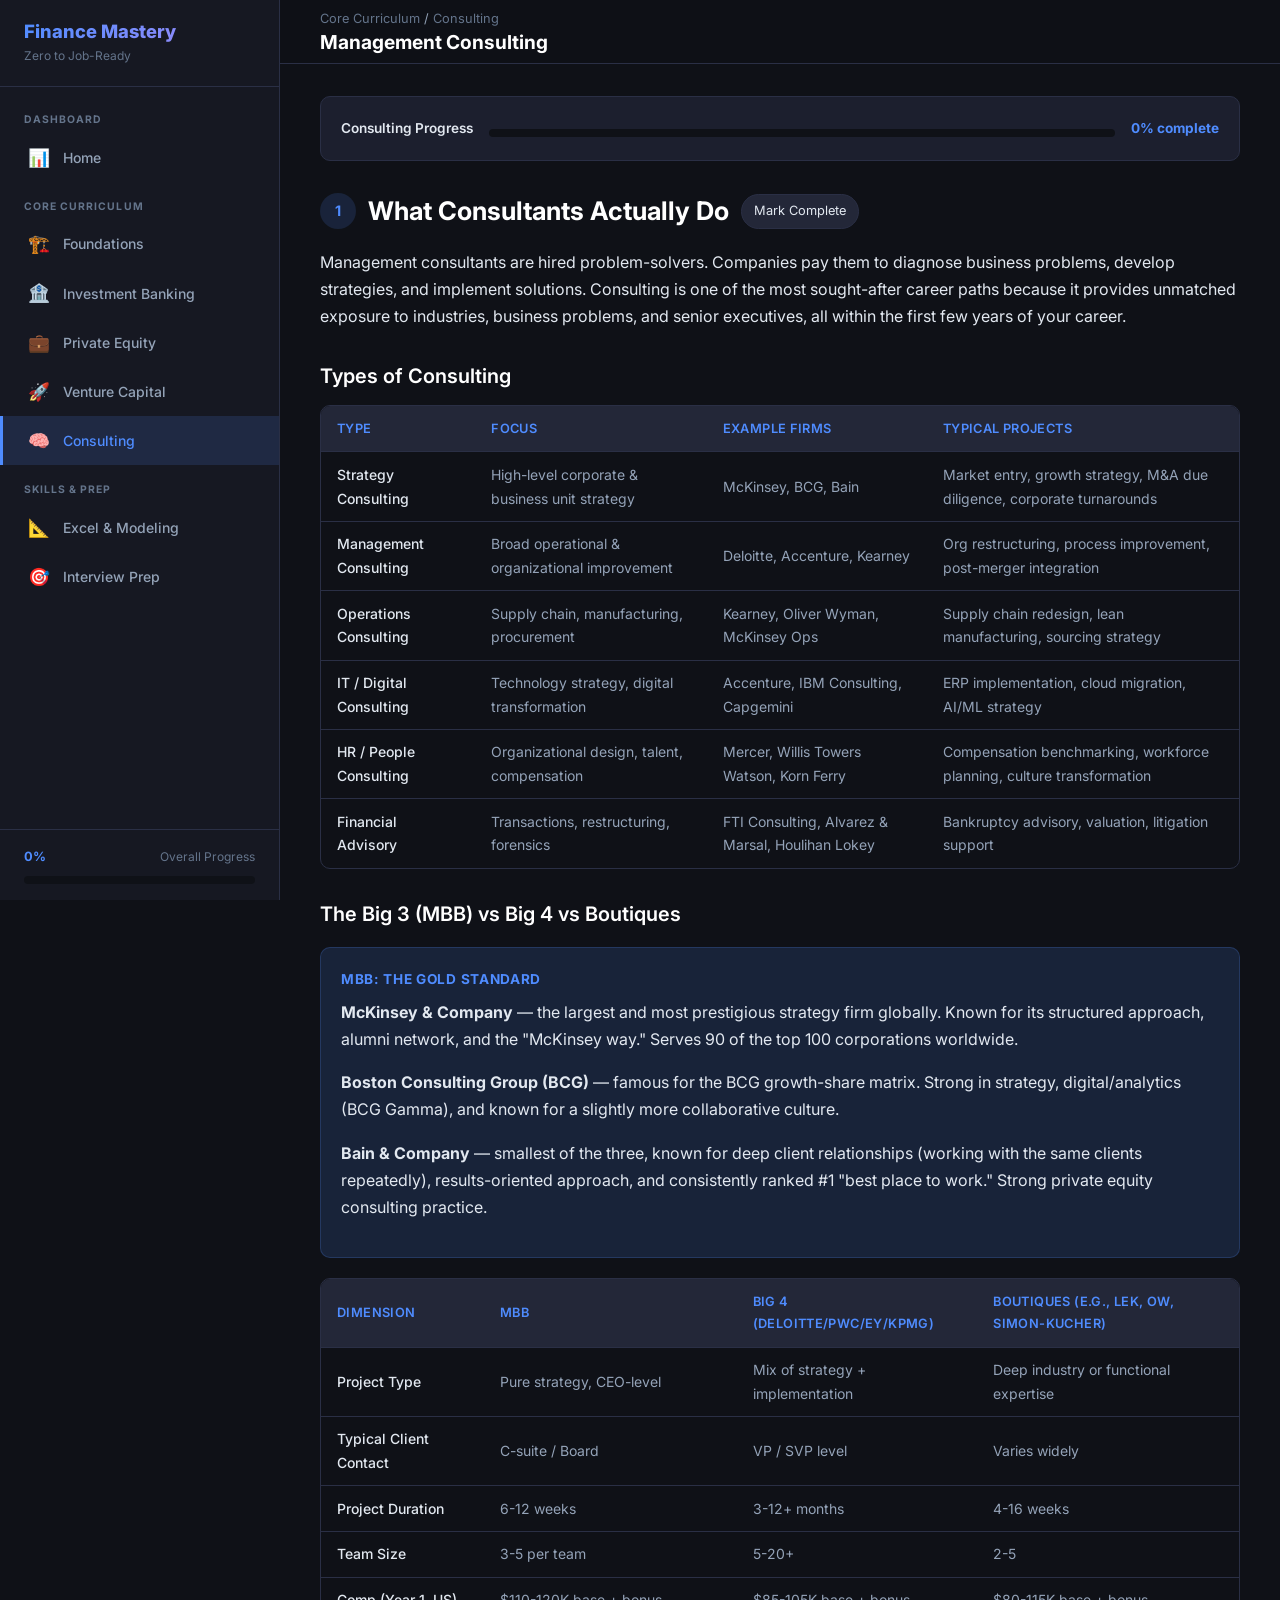
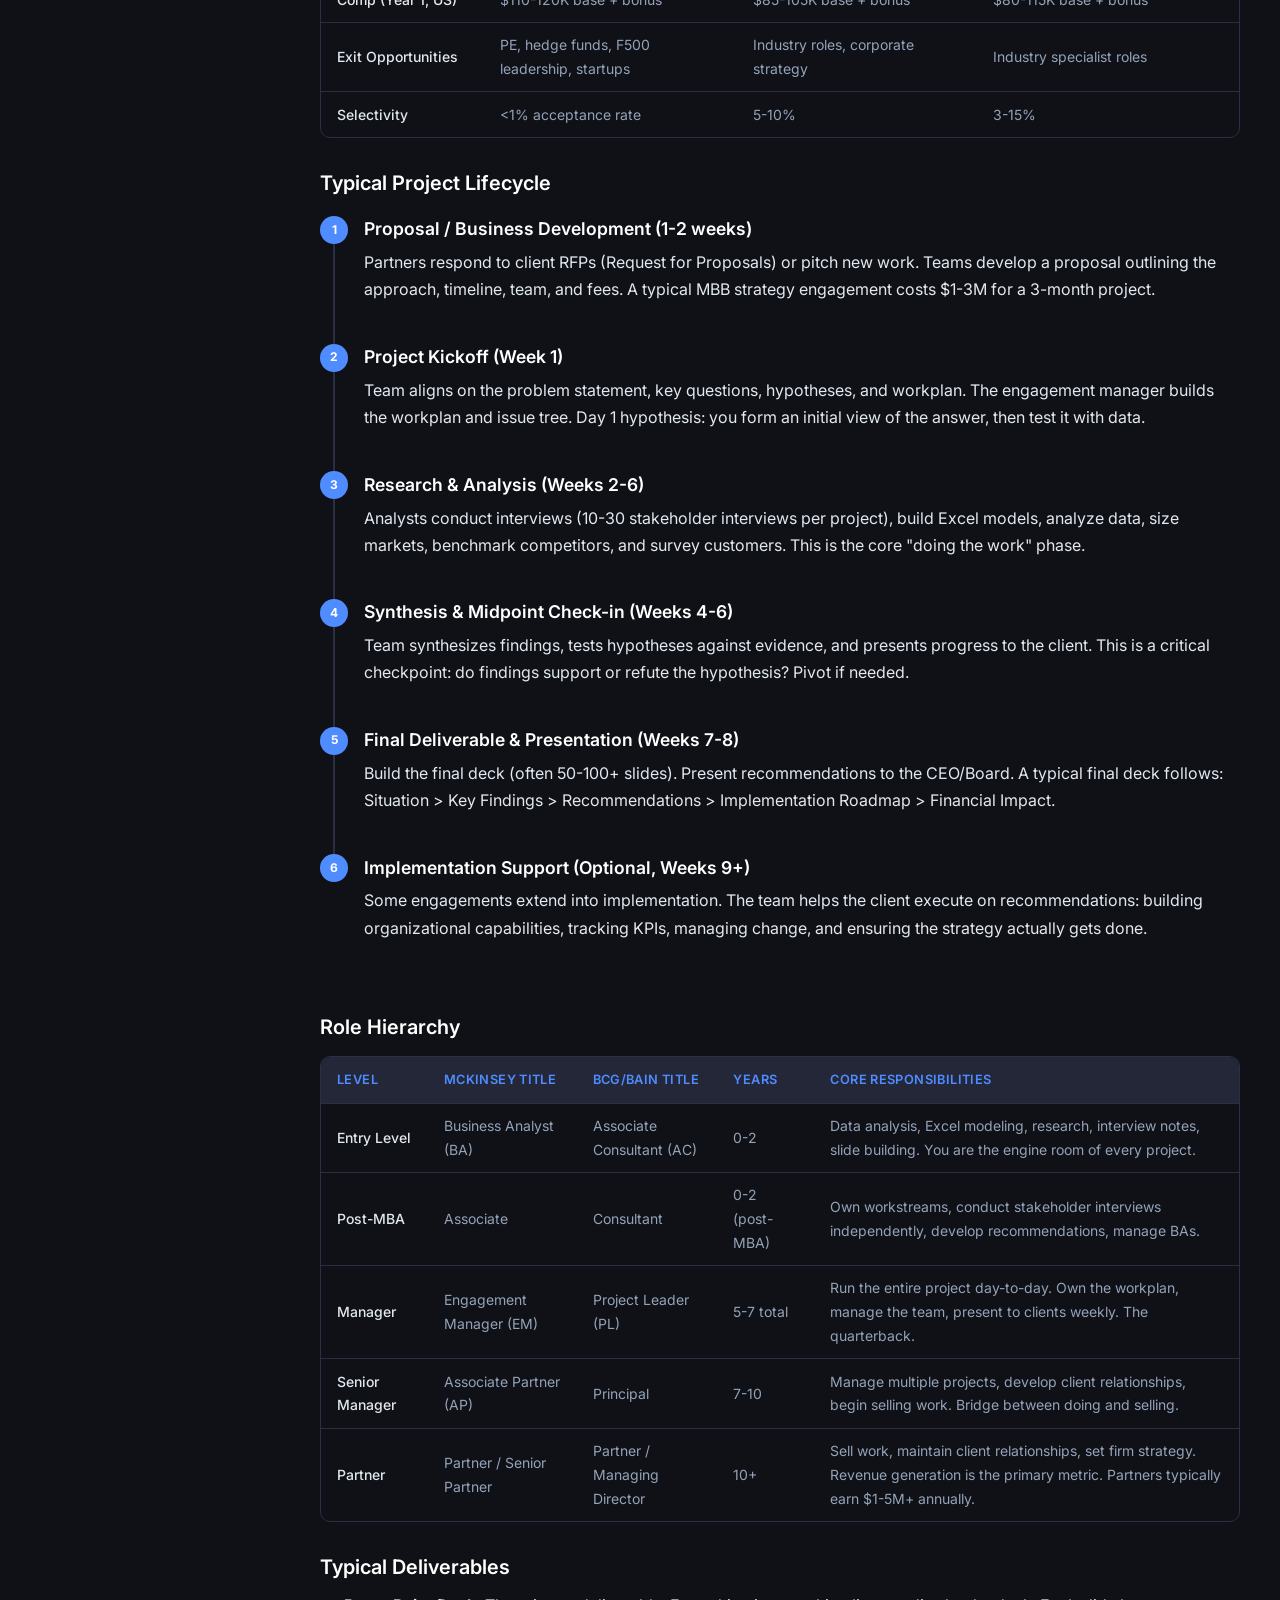
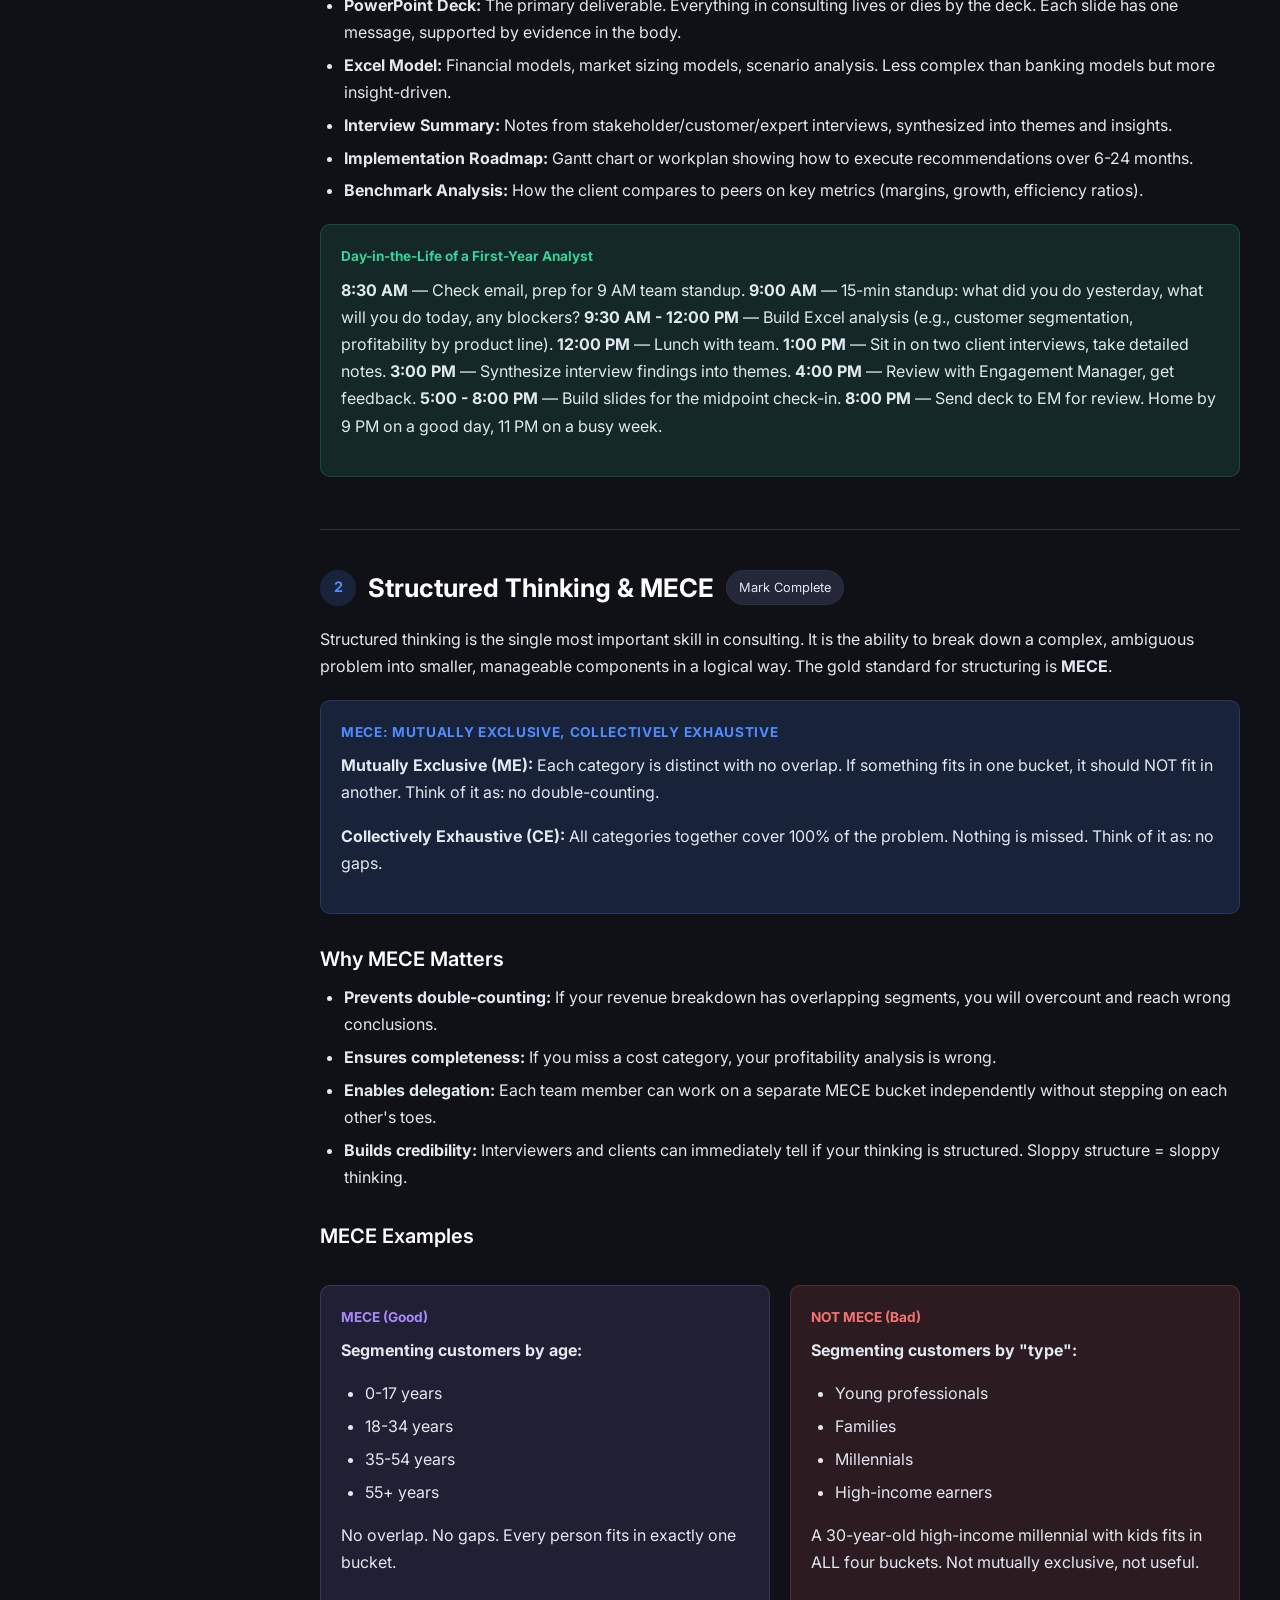
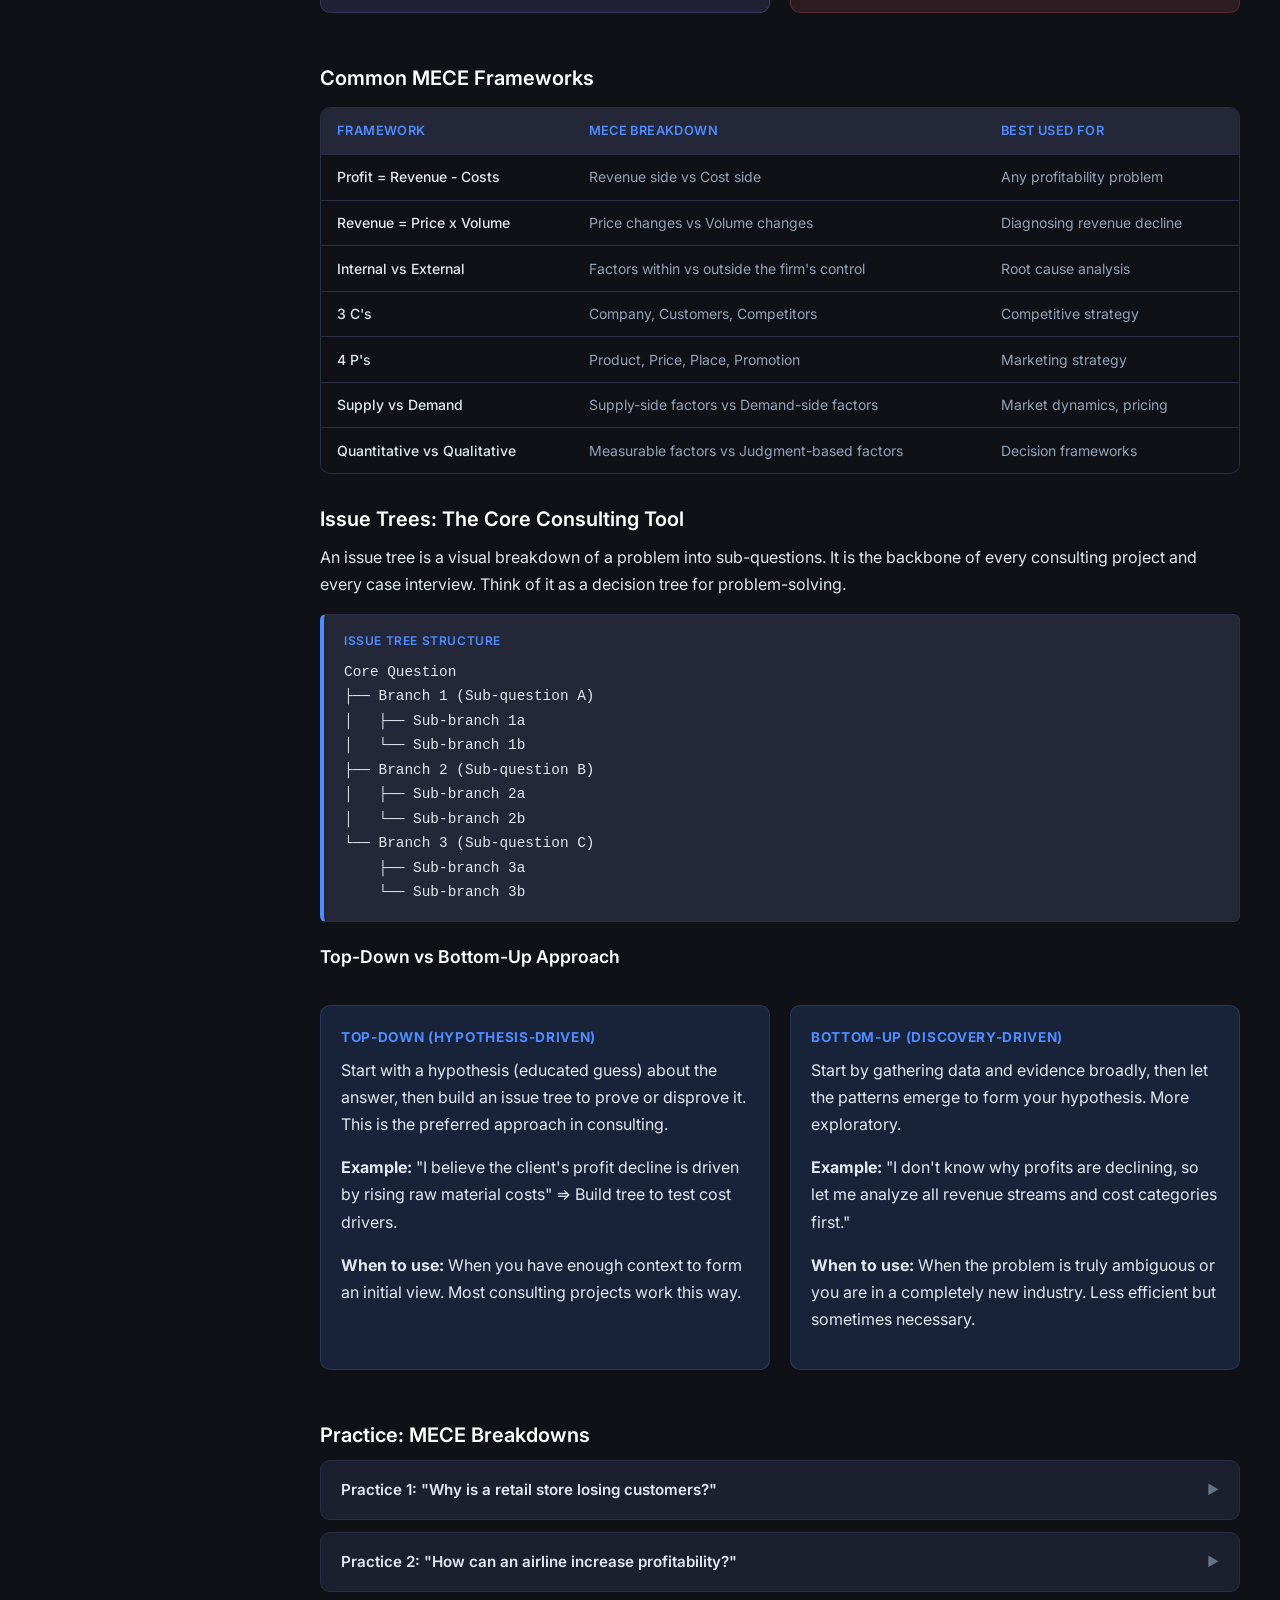
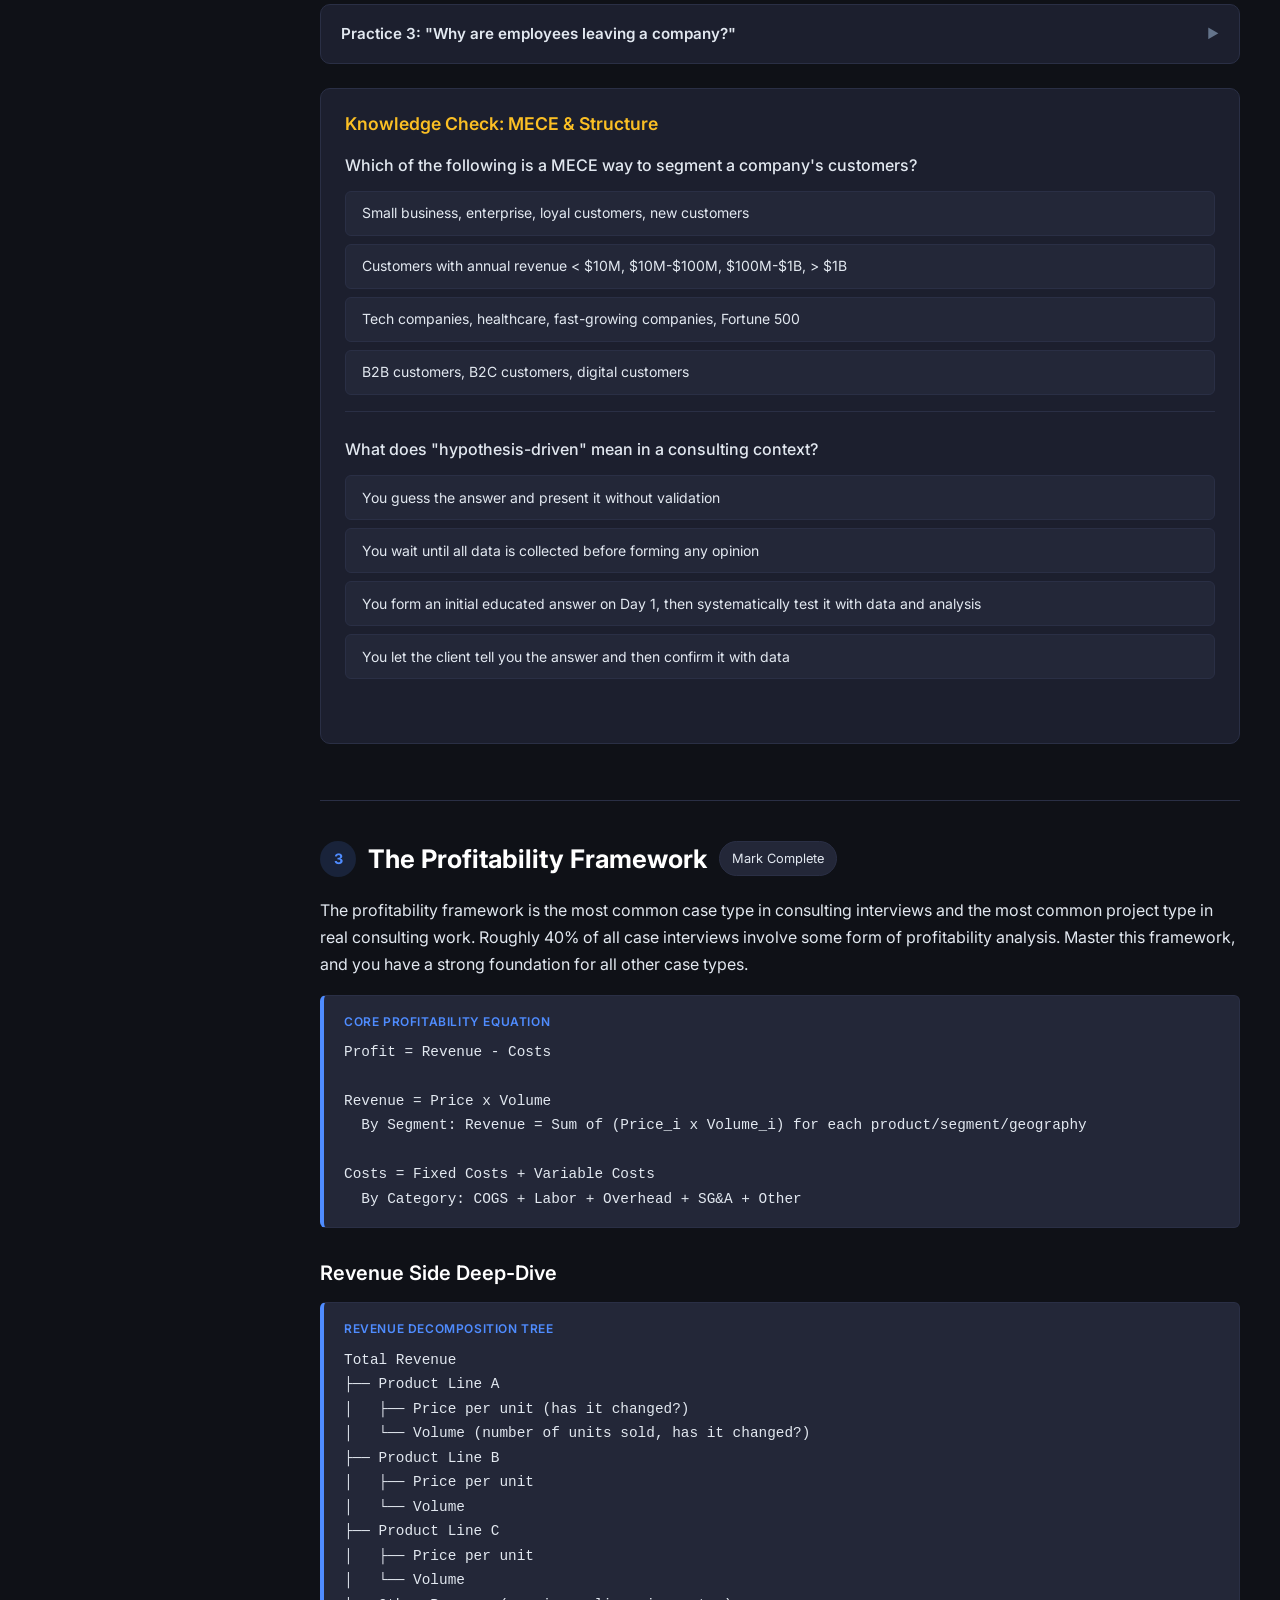
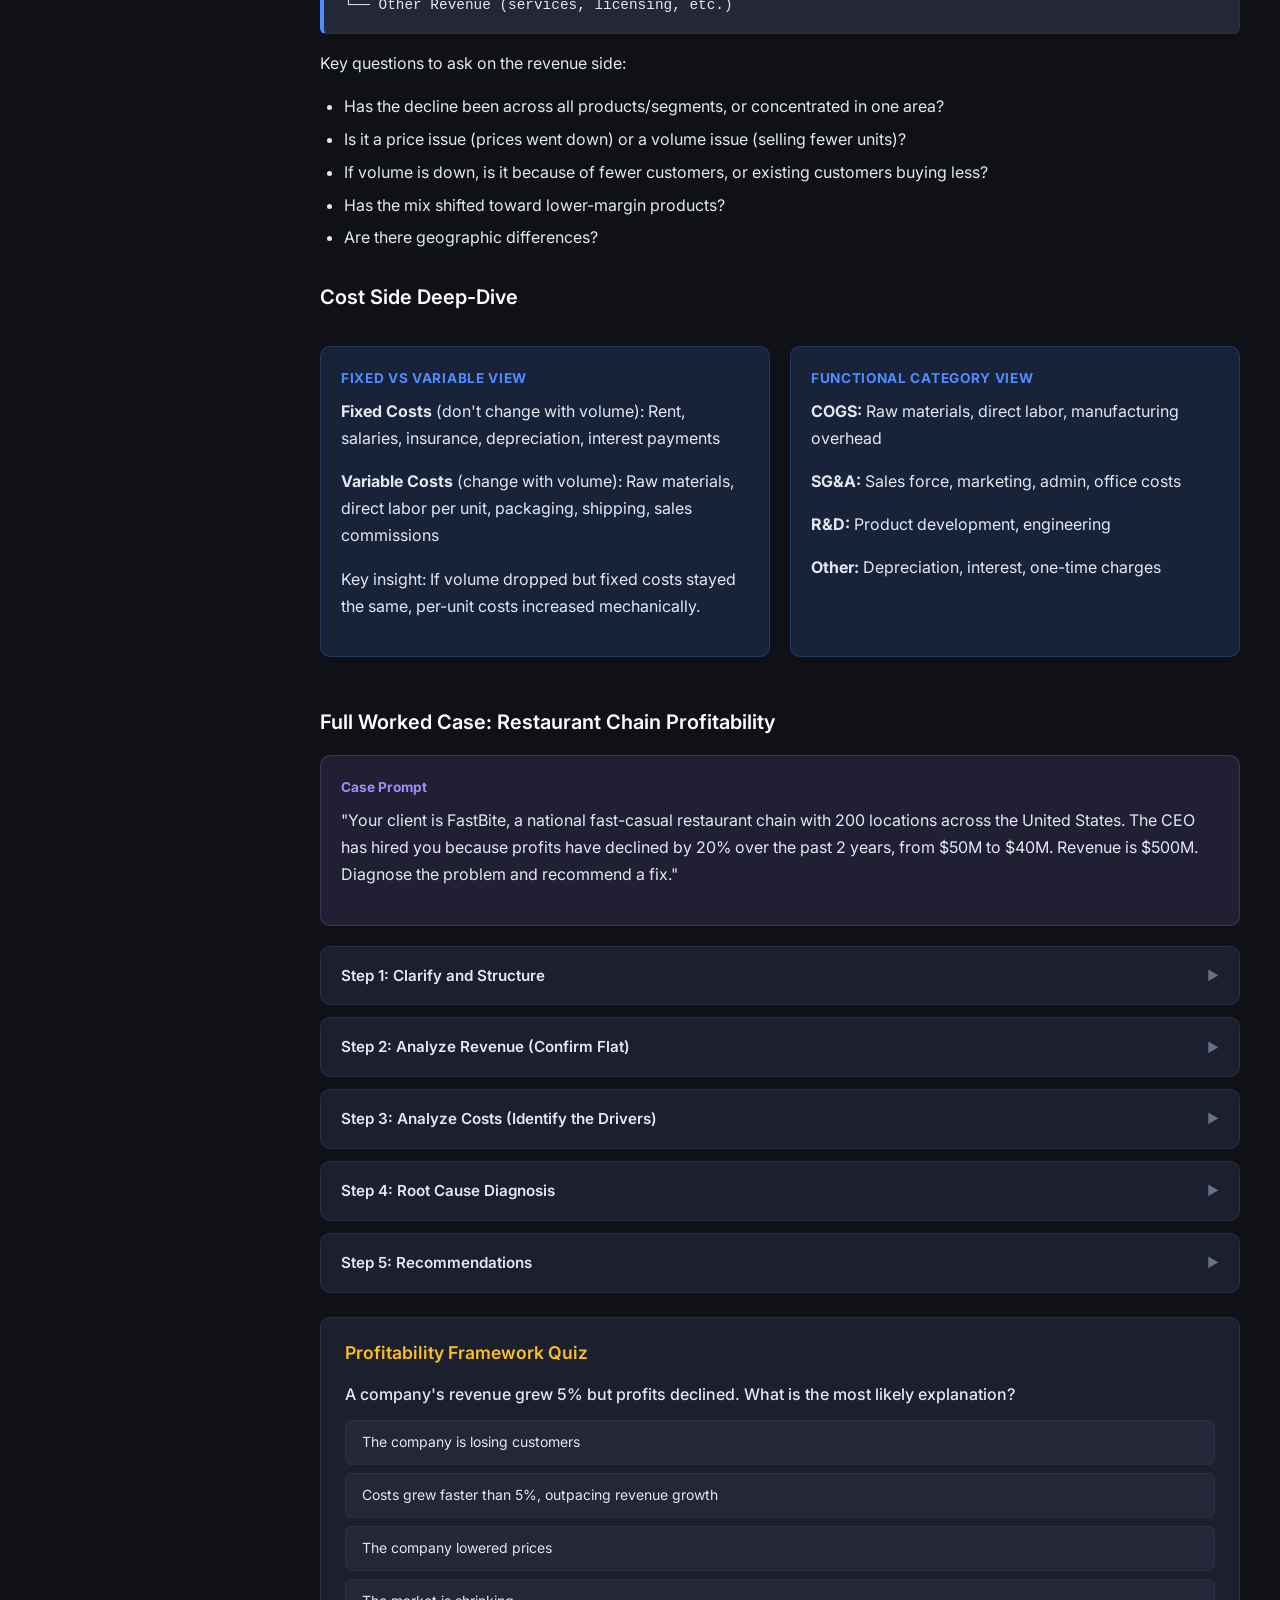
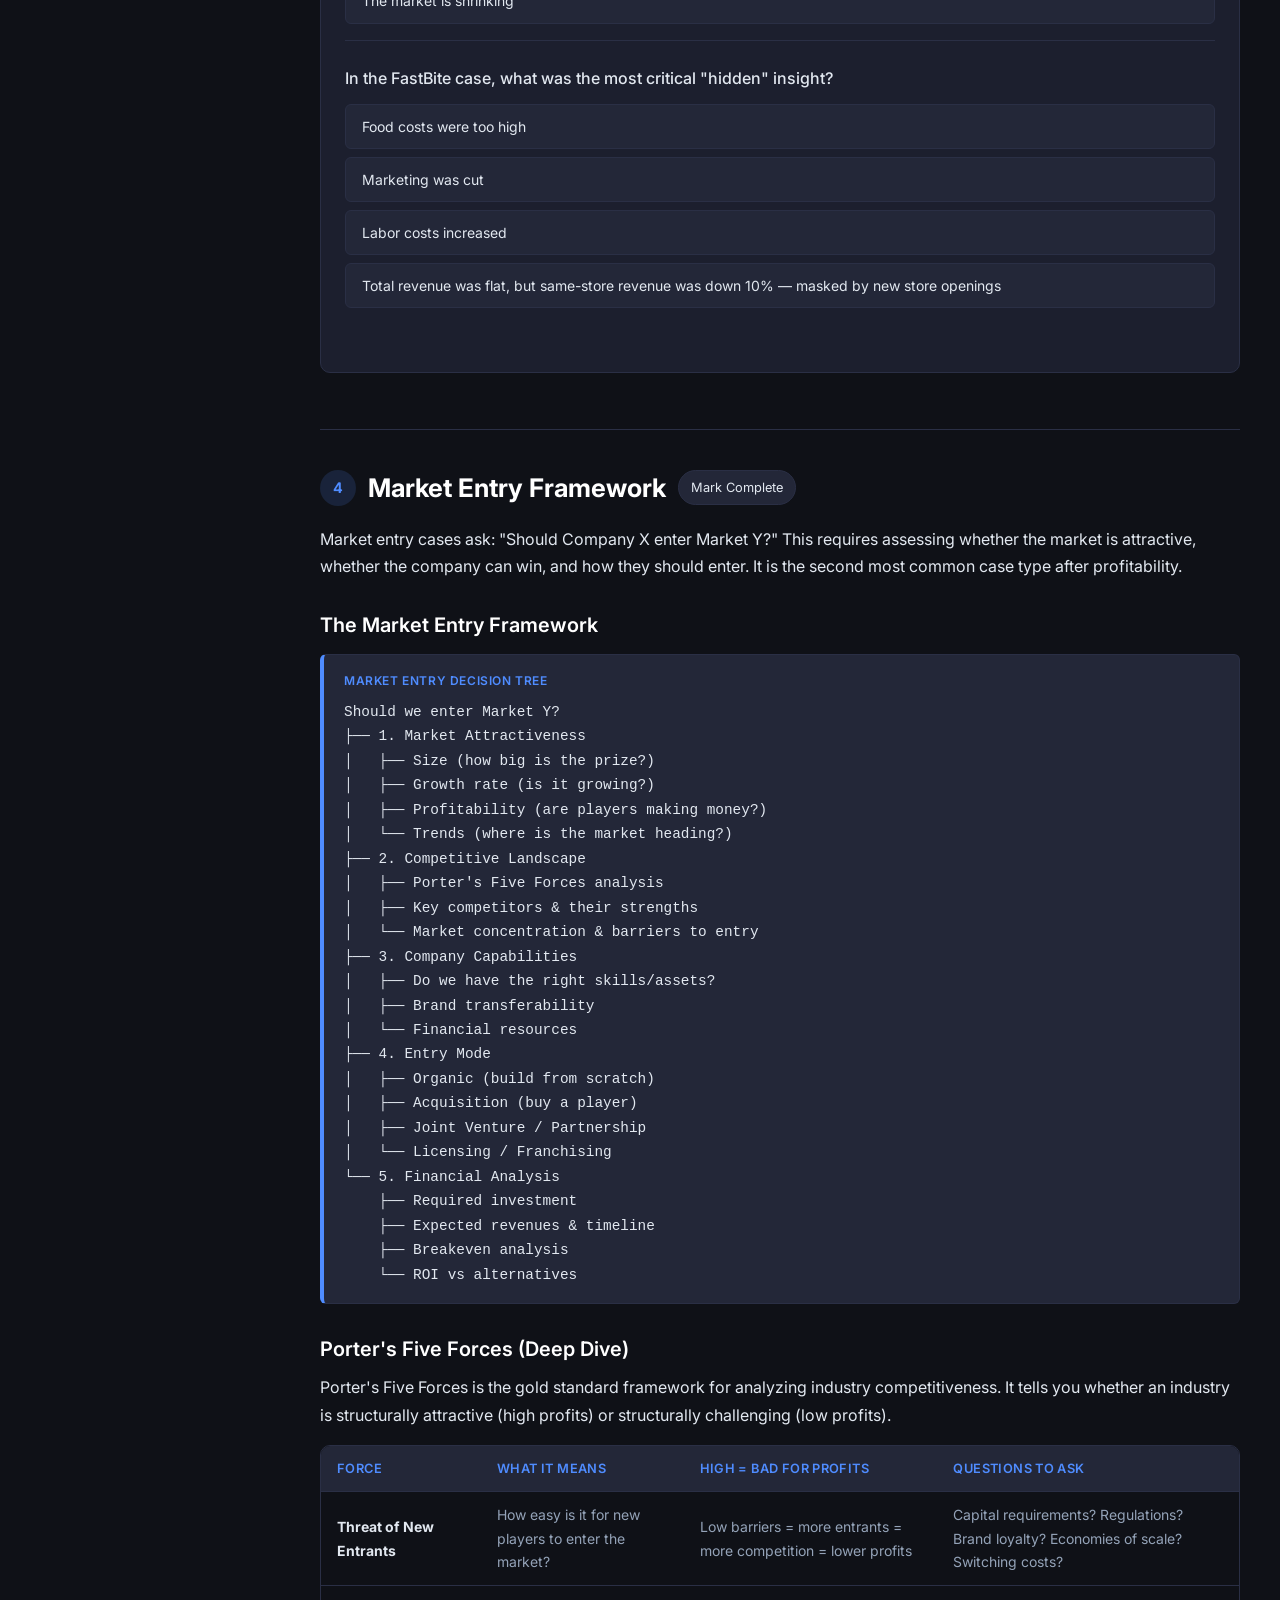
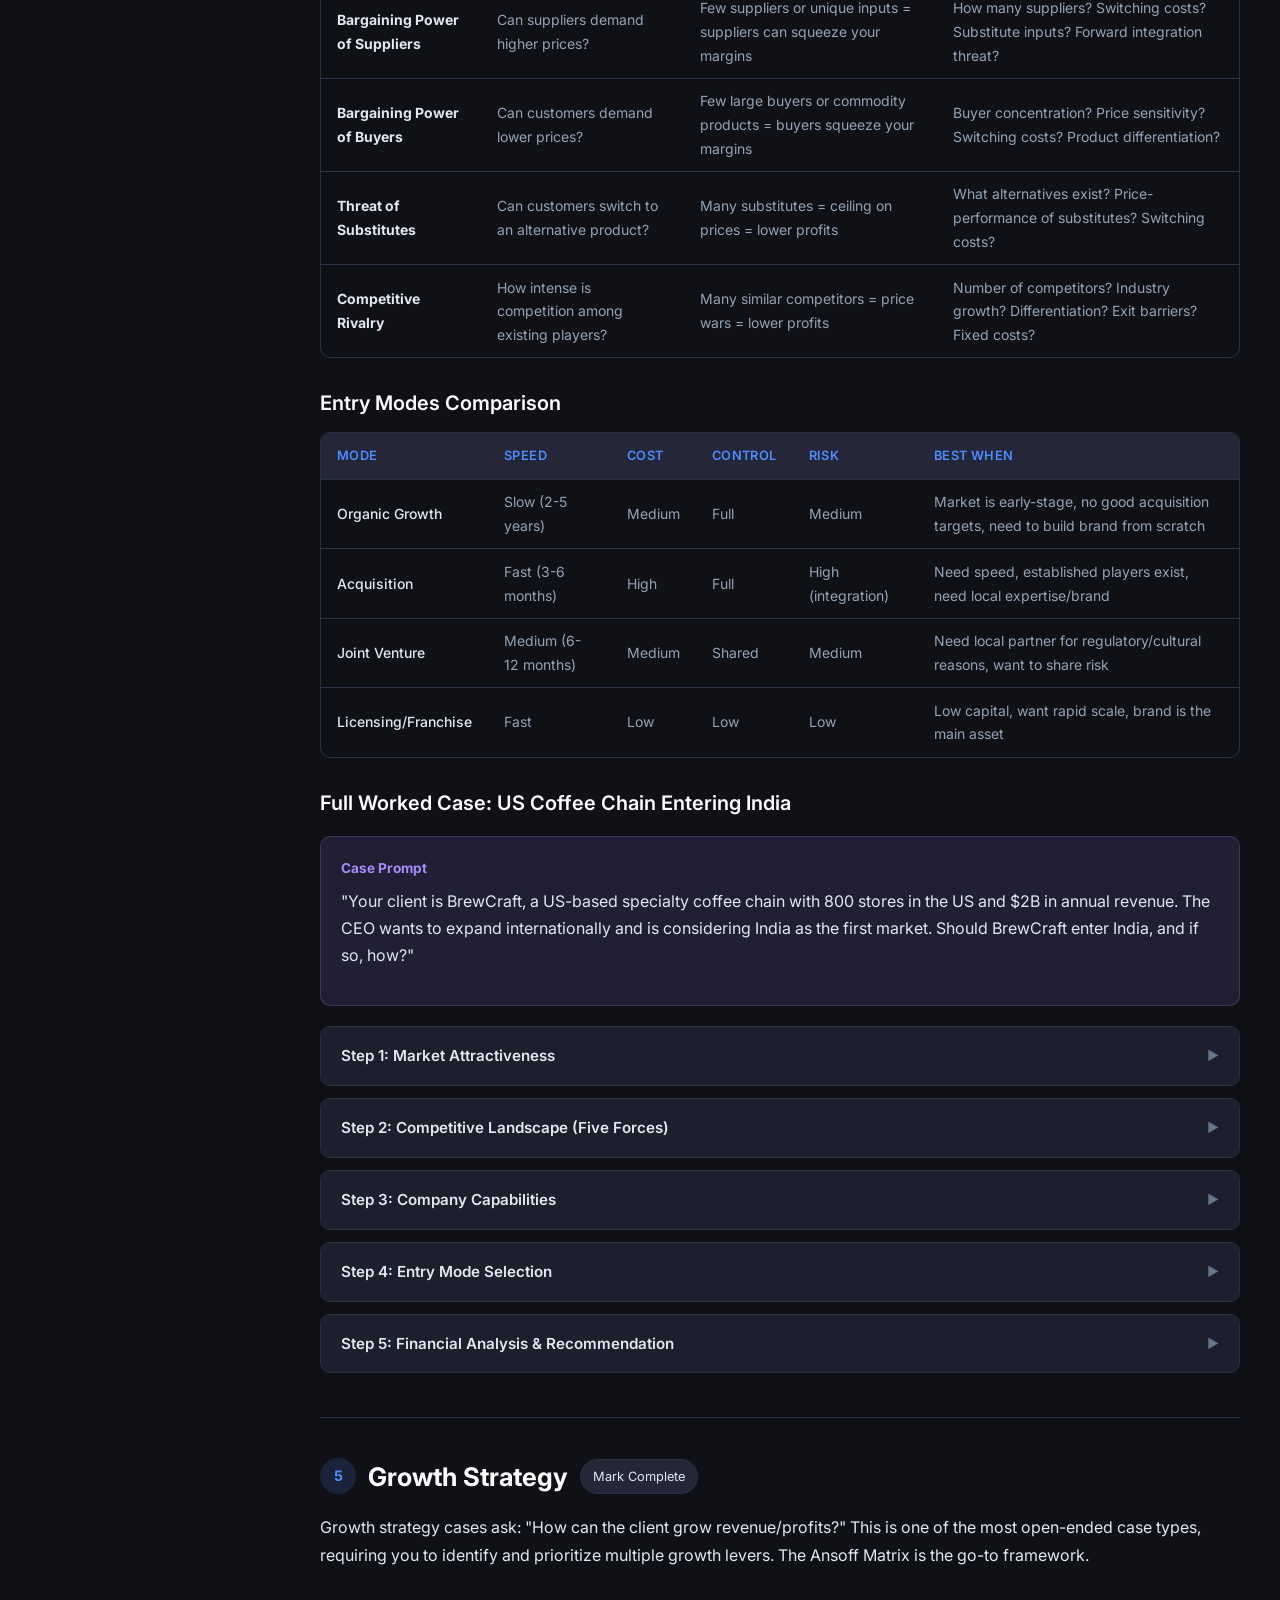
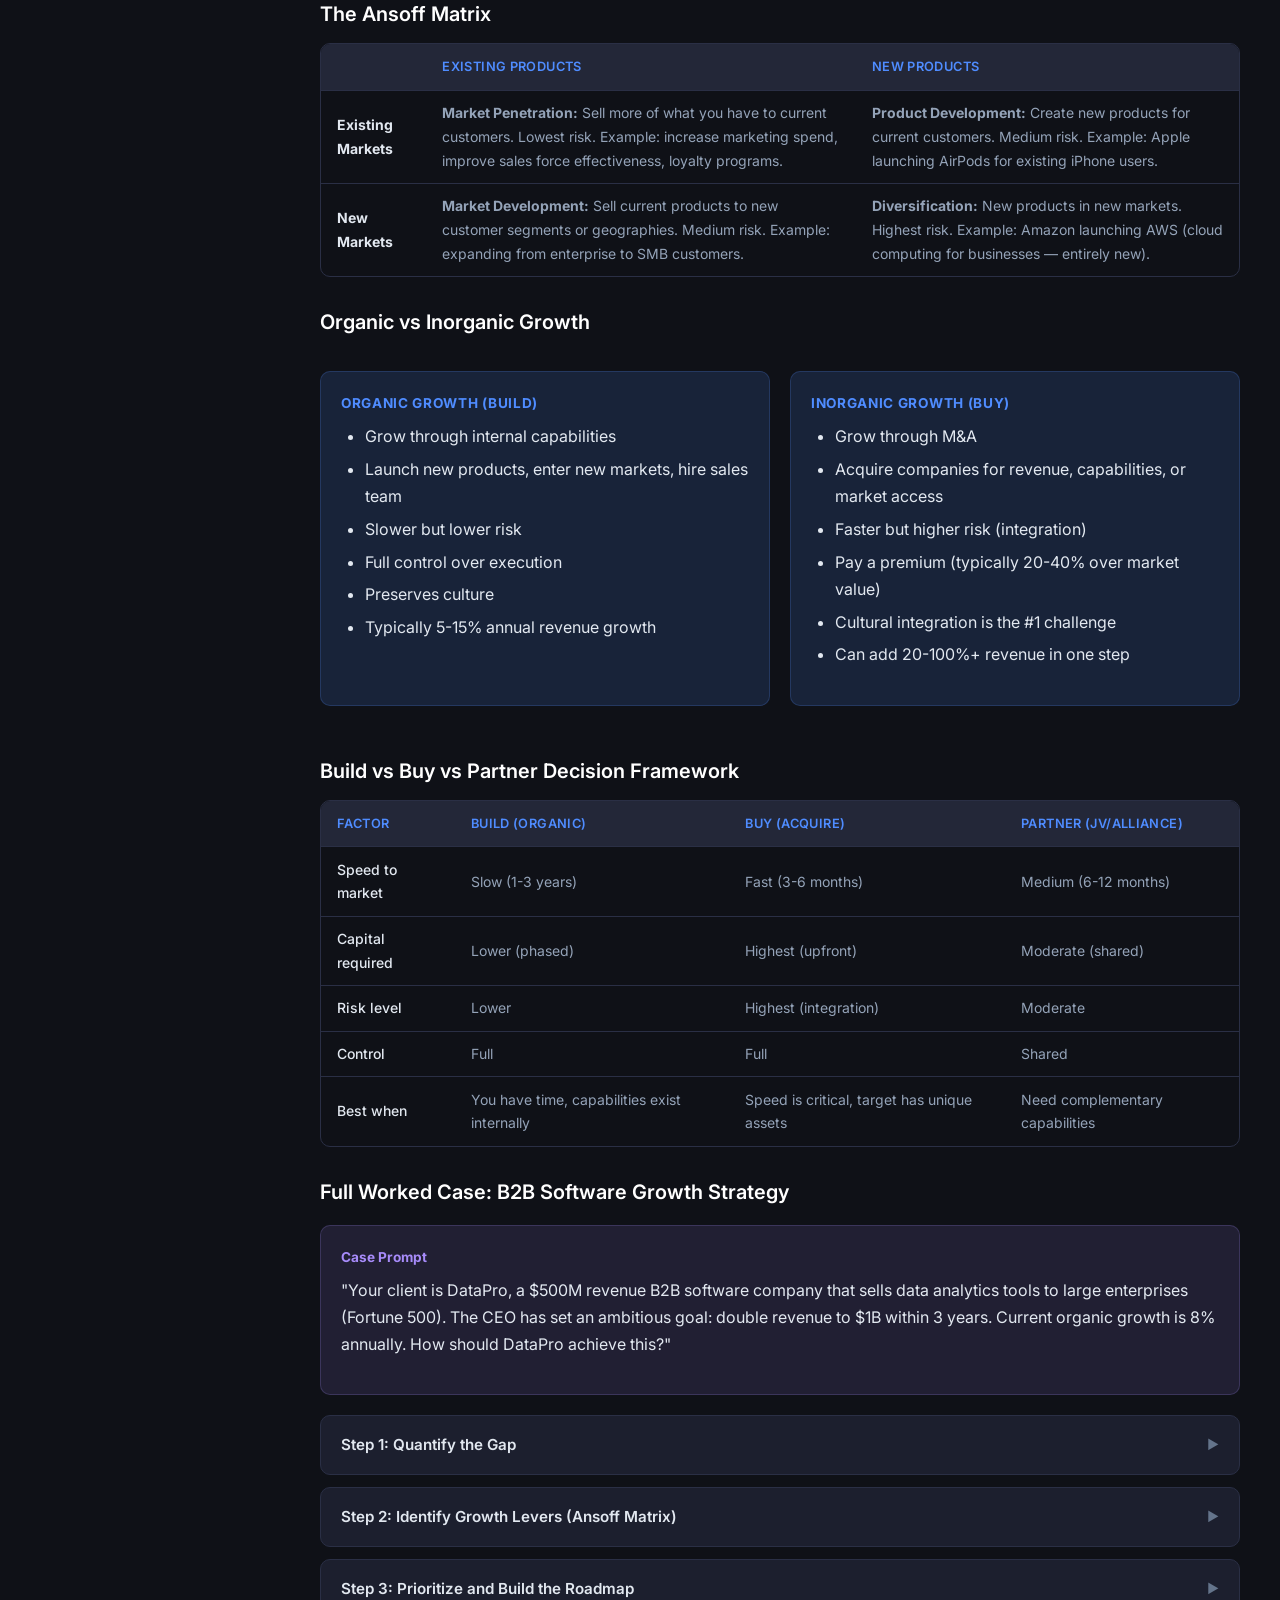
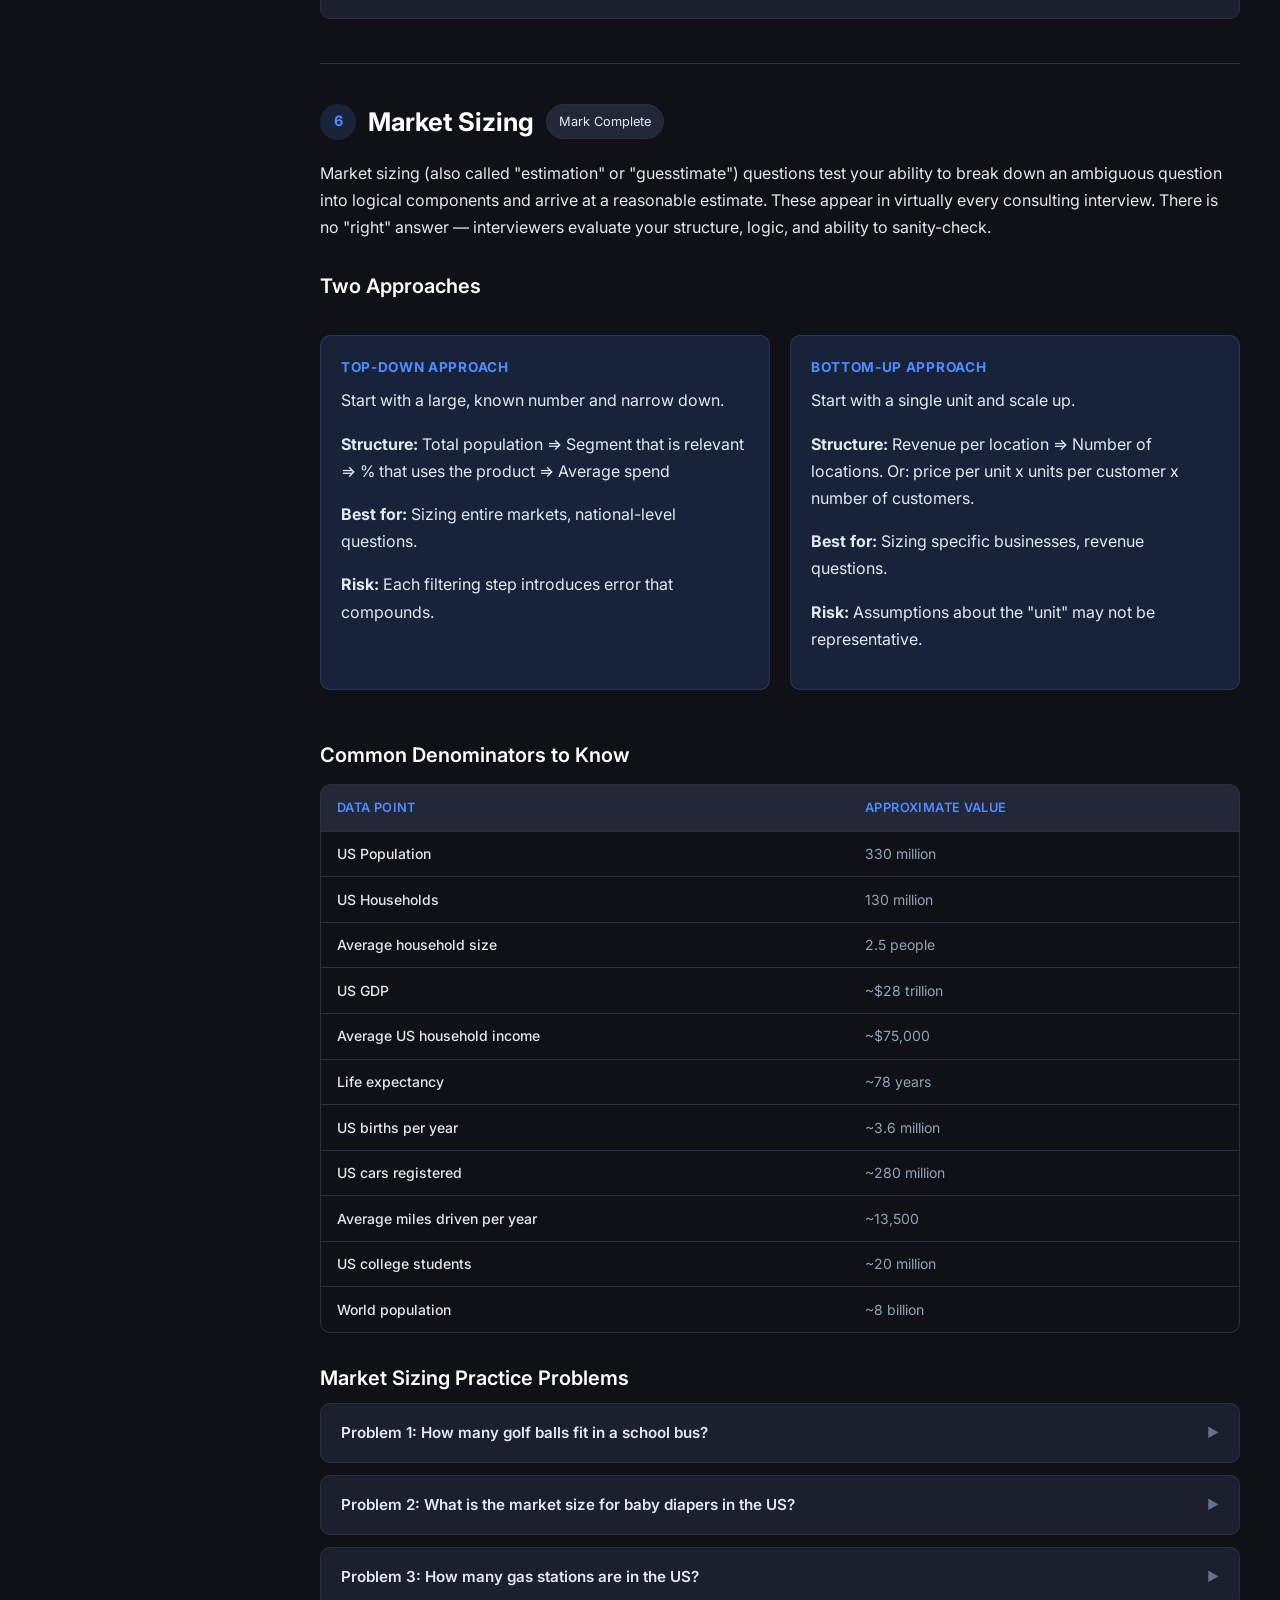
<file: pages/consulting.html>
<!DOCTYPE html>
<html lang="en">
<head>
  <meta charset="UTF-8">
  <meta name="viewport" content="width=device-width, initial-scale=1.0">
  <title>Management Consulting — Finance Mastery</title>
  <link rel="stylesheet" href="../css/styles.css">
  <link href="https://fonts.googleapis.com/css2?family=Inter:wght@400;500;600;700;800&display=swap" rel="stylesheet">
</head>
<body>
<div class="app-layout">

  <!-- SIDEBAR -->
  <aside class="sidebar">
    <div class="sidebar-header"><h1>Finance Mastery</h1><div class="subtitle">Zero to Job-Ready</div></div>
    <nav class="sidebar-nav">
      <div class="nav-section"><div class="nav-section-title">Dashboard</div><a href="../index.html" class="nav-link"><span class="icon">📊</span> Home</a></div>
      <div class="nav-section"><div class="nav-section-title">Core Curriculum</div>
        <a href="foundations.html" class="nav-link"><span class="icon">🏗️</span> Foundations</a>
        <a href="ibd.html" class="nav-link"><span class="icon">🏦</span> Investment Banking</a>
        <a href="pe.html" class="nav-link"><span class="icon">💼</span> Private Equity</a>
        <a href="vc.html" class="nav-link"><span class="icon">🚀</span> Venture Capital</a>
        <a href="consulting.html" class="nav-link active"><span class="icon">🧠</span> Consulting</a>
      </div>
      <div class="nav-section"><div class="nav-section-title">Skills & Prep</div>
        <a href="excel.html" class="nav-link"><span class="icon">📐</span> Excel & Modeling</a>
        <a href="interview.html" class="nav-link"><span class="icon">🎯</span> Interview Prep</a>
      </div>
    </nav>
    <div class="sidebar-footer"><div style="display:flex;justify-content:space-between;align-items:center;"><span class="progress-pct-text" style="font-weight:700;color:var(--accent);">0%</span><span style="color:var(--text-muted);font-size:0.75rem;">Overall Progress</span></div><div class="progress-bar-container"><div class="progress-bar-fill" style="width:0%"></div></div></div>
  </aside>

  <!-- MAIN CONTENT -->
  <main class="main-content">
    <header class="content-header">
      <div>
        <div class="breadcrumb">Core Curriculum <span>/</span> Consulting</div>
        <h2>Management Consulting</h2>
      </div>
      <button class="hamburger" onclick="document.querySelector('.sidebar').classList.toggle('open')">☰</button>
    </header>

    <div class="content-body">

      <!-- PAGE PROGRESS -->
      <div class="page-progress" data-page="consulting">
        <span class="progress-text">Consulting Progress</span>
        <div class="progress-bar-container"><div class="progress-bar-fill" style="width:0%"></div></div>
        <span class="progress-pct">0%</span>
      </div>


      <!-- ============================================================ -->
      <!-- SECTION 1: WHAT CONSULTANTS ACTUALLY DO                      -->
      <!-- ============================================================ -->
      <div class="topic-section" id="what-consultants-do">
        <div class="topic-header">
          <div class="topic-number">1</div>
          <h2 style="margin:0">What Consultants Actually Do</h2>
          <span class="section-check" data-section-page="consulting" data-section-id="what-consultants-do">Mark Complete</span>
        </div>

        <p>Management consultants are hired problem-solvers. Companies pay them to diagnose business problems, develop strategies, and implement solutions. Consulting is one of the most sought-after career paths because it provides unmatched exposure to industries, business problems, and senior executives, all within the first few years of your career.</p>

        <h3>Types of Consulting</h3>
        <div class="table-container">
          <table>
            <thead><tr><th>Type</th><th>Focus</th><th>Example Firms</th><th>Typical Projects</th></tr></thead>
            <tbody>
              <tr><td>Strategy Consulting</td><td>High-level corporate & business unit strategy</td><td>McKinsey, BCG, Bain</td><td>Market entry, growth strategy, M&A due diligence, corporate turnarounds</td></tr>
              <tr><td>Management Consulting</td><td>Broad operational & organizational improvement</td><td>Deloitte, Accenture, Kearney</td><td>Org restructuring, process improvement, post-merger integration</td></tr>
              <tr><td>Operations Consulting</td><td>Supply chain, manufacturing, procurement</td><td>Kearney, Oliver Wyman, McKinsey Ops</td><td>Supply chain redesign, lean manufacturing, sourcing strategy</td></tr>
              <tr><td>IT / Digital Consulting</td><td>Technology strategy, digital transformation</td><td>Accenture, IBM Consulting, Capgemini</td><td>ERP implementation, cloud migration, AI/ML strategy</td></tr>
              <tr><td>HR / People Consulting</td><td>Organizational design, talent, compensation</td><td>Mercer, Willis Towers Watson, Korn Ferry</td><td>Compensation benchmarking, workforce planning, culture transformation</td></tr>
              <tr><td>Financial Advisory</td><td>Transactions, restructuring, forensics</td><td>FTI Consulting, Alvarez & Marsal, Houlihan Lokey</td><td>Bankruptcy advisory, valuation, litigation support</td></tr>
            </tbody>
          </table>
        </div>

        <h3>The Big 3 (MBB) vs Big 4 vs Boutiques</h3>
        <div class="key-concept">
          <div class="concept-title">MBB: The Gold Standard</div>
          <p><strong>McKinsey & Company</strong> — the largest and most prestigious strategy firm globally. Known for its structured approach, alumni network, and the "McKinsey way." Serves 90 of the top 100 corporations worldwide.</p>
          <p><strong>Boston Consulting Group (BCG)</strong> — famous for the BCG growth-share matrix. Strong in strategy, digital/analytics (BCG Gamma), and known for a slightly more collaborative culture.</p>
          <p><strong>Bain & Company</strong> — smallest of the three, known for deep client relationships (working with the same clients repeatedly), results-oriented approach, and consistently ranked #1 "best place to work." Strong private equity consulting practice.</p>
        </div>

        <div class="table-container">
          <table>
            <thead><tr><th>Dimension</th><th>MBB</th><th>Big 4 (Deloitte/PwC/EY/KPMG)</th><th>Boutiques (e.g., LEK, OW, Simon-Kucher)</th></tr></thead>
            <tbody>
              <tr><td>Project Type</td><td>Pure strategy, CEO-level</td><td>Mix of strategy + implementation</td><td>Deep industry or functional expertise</td></tr>
              <tr><td>Typical Client Contact</td><td>C-suite / Board</td><td>VP / SVP level</td><td>Varies widely</td></tr>
              <tr><td>Project Duration</td><td>6-12 weeks</td><td>3-12+ months</td><td>4-16 weeks</td></tr>
              <tr><td>Team Size</td><td>3-5 per team</td><td>5-20+</td><td>2-5</td></tr>
              <tr><td>Comp (Year 1, US)</td><td>$110-120K base + bonus</td><td>$85-105K base + bonus</td><td>$80-115K base + bonus</td></tr>
              <tr><td>Exit Opportunities</td><td>PE, hedge funds, F500 leadership, startups</td><td>Industry roles, corporate strategy</td><td>Industry specialist roles</td></tr>
              <tr><td>Selectivity</td><td>&lt;1% acceptance rate</td><td>5-10%</td><td>3-15%</td></tr>
            </tbody>
          </table>
        </div>

        <h3>Typical Project Lifecycle</h3>
        <div class="steps">
          <div class="step">
            <div class="step-indicator"><div class="step-dot">1</div><div class="step-line"></div></div>
            <div class="step-content">
              <h4>Proposal / Business Development (1-2 weeks)</h4>
              <p>Partners respond to client RFPs (Request for Proposals) or pitch new work. Teams develop a proposal outlining the approach, timeline, team, and fees. A typical MBB strategy engagement costs $1-3M for a 3-month project.</p>
            </div>
          </div>
          <div class="step">
            <div class="step-indicator"><div class="step-dot">2</div><div class="step-line"></div></div>
            <div class="step-content">
              <h4>Project Kickoff (Week 1)</h4>
              <p>Team aligns on the problem statement, key questions, hypotheses, and workplan. The engagement manager builds the workplan and issue tree. Day 1 hypothesis: you form an initial view of the answer, then test it with data.</p>
            </div>
          </div>
          <div class="step">
            <div class="step-indicator"><div class="step-dot">3</div><div class="step-line"></div></div>
            <div class="step-content">
              <h4>Research & Analysis (Weeks 2-6)</h4>
              <p>Analysts conduct interviews (10-30 stakeholder interviews per project), build Excel models, analyze data, size markets, benchmark competitors, and survey customers. This is the core "doing the work" phase.</p>
            </div>
          </div>
          <div class="step">
            <div class="step-indicator"><div class="step-dot">4</div><div class="step-line"></div></div>
            <div class="step-content">
              <h4>Synthesis & Midpoint Check-in (Weeks 4-6)</h4>
              <p>Team synthesizes findings, tests hypotheses against evidence, and presents progress to the client. This is a critical checkpoint: do findings support or refute the hypothesis? Pivot if needed.</p>
            </div>
          </div>
          <div class="step">
            <div class="step-indicator"><div class="step-dot">5</div><div class="step-line"></div></div>
            <div class="step-content">
              <h4>Final Deliverable & Presentation (Weeks 7-8)</h4>
              <p>Build the final deck (often 50-100+ slides). Present recommendations to the CEO/Board. A typical final deck follows: Situation > Key Findings > Recommendations > Implementation Roadmap > Financial Impact.</p>
            </div>
          </div>
          <div class="step">
            <div class="step-indicator"><div class="step-dot">6</div><div class="step-line"></div></div>
            <div class="step-content">
              <h4>Implementation Support (Optional, Weeks 9+)</h4>
              <p>Some engagements extend into implementation. The team helps the client execute on recommendations: building organizational capabilities, tracking KPIs, managing change, and ensuring the strategy actually gets done.</p>
            </div>
          </div>
        </div>

        <h3>Role Hierarchy</h3>
        <div class="table-container">
          <table>
            <thead><tr><th>Level</th><th>McKinsey Title</th><th>BCG/Bain Title</th><th>Years</th><th>Core Responsibilities</th></tr></thead>
            <tbody>
              <tr><td>Entry Level</td><td>Business Analyst (BA)</td><td>Associate Consultant (AC)</td><td>0-2</td><td>Data analysis, Excel modeling, research, interview notes, slide building. You are the engine room of every project.</td></tr>
              <tr><td>Post-MBA</td><td>Associate</td><td>Consultant</td><td>0-2 (post-MBA)</td><td>Own workstreams, conduct stakeholder interviews independently, develop recommendations, manage BAs.</td></tr>
              <tr><td>Manager</td><td>Engagement Manager (EM)</td><td>Project Leader (PL)</td><td>5-7 total</td><td>Run the entire project day-to-day. Own the workplan, manage the team, present to clients weekly. The quarterback.</td></tr>
              <tr><td>Senior Manager</td><td>Associate Partner (AP)</td><td>Principal</td><td>7-10</td><td>Manage multiple projects, develop client relationships, begin selling work. Bridge between doing and selling.</td></tr>
              <tr><td>Partner</td><td>Partner / Senior Partner</td><td>Partner / Managing Director</td><td>10+</td><td>Sell work, maintain client relationships, set firm strategy. Revenue generation is the primary metric. Partners typically earn $1-5M+ annually.</td></tr>
            </tbody>
          </table>
        </div>

        <h3>Typical Deliverables</h3>
        <ul>
          <li><strong>PowerPoint Deck:</strong> The primary deliverable. Everything in consulting lives or dies by the deck. Each slide has one message, supported by evidence in the body.</li>
          <li><strong>Excel Model:</strong> Financial models, market sizing models, scenario analysis. Less complex than banking models but more insight-driven.</li>
          <li><strong>Interview Summary:</strong> Notes from stakeholder/customer/expert interviews, synthesized into themes and insights.</li>
          <li><strong>Implementation Roadmap:</strong> Gantt chart or workplan showing how to execute recommendations over 6-24 months.</li>
          <li><strong>Benchmark Analysis:</strong> How the client compares to peers on key metrics (margins, growth, efficiency ratios).</li>
        </ul>

        <div class="tip-box">
          <div class="tip-title">Day-in-the-Life of a First-Year Analyst</div>
          <p><strong>8:30 AM</strong> — Check email, prep for 9 AM team standup. <strong>9:00 AM</strong> — 15-min standup: what did you do yesterday, what will you do today, any blockers? <strong>9:30 AM - 12:00 PM</strong> — Build Excel analysis (e.g., customer segmentation, profitability by product line). <strong>12:00 PM</strong> — Lunch with team. <strong>1:00 PM</strong> — Sit in on two client interviews, take detailed notes. <strong>3:00 PM</strong> — Synthesize interview findings into themes. <strong>4:00 PM</strong> — Review with Engagement Manager, get feedback. <strong>5:00 - 8:00 PM</strong> — Build slides for the midpoint check-in. <strong>8:00 PM</strong> — Send deck to EM for review. Home by 9 PM on a good day, 11 PM on a busy week.</p>
        </div>
      </div>

      <!-- ============================================================ -->
      <!-- SECTION 2: STRUCTURED THINKING & MECE                       -->
      <!-- ============================================================ -->
      <div class="topic-section" id="mece">
        <div class="topic-header">
          <div class="topic-number">2</div>
          <h2 style="margin:0">Structured Thinking & MECE</h2>
          <span class="section-check" data-section-page="consulting" data-section-id="mece">Mark Complete</span>
        </div>

        <p>Structured thinking is the single most important skill in consulting. It is the ability to break down a complex, ambiguous problem into smaller, manageable components in a logical way. The gold standard for structuring is <strong>MECE</strong>.</p>

        <div class="key-concept">
          <div class="concept-title">MECE: Mutually Exclusive, Collectively Exhaustive</div>
          <p><strong>Mutually Exclusive (ME):</strong> Each category is distinct with no overlap. If something fits in one bucket, it should NOT fit in another. Think of it as: no double-counting.</p>
          <p><strong>Collectively Exhaustive (CE):</strong> All categories together cover 100% of the problem. Nothing is missed. Think of it as: no gaps.</p>
        </div>

        <h3>Why MECE Matters</h3>
        <ul>
          <li><strong>Prevents double-counting:</strong> If your revenue breakdown has overlapping segments, you will overcount and reach wrong conclusions.</li>
          <li><strong>Ensures completeness:</strong> If you miss a cost category, your profitability analysis is wrong.</li>
          <li><strong>Enables delegation:</strong> Each team member can work on a separate MECE bucket independently without stepping on each other's toes.</li>
          <li><strong>Builds credibility:</strong> Interviewers and clients can immediately tell if your thinking is structured. Sloppy structure = sloppy thinking.</li>
        </ul>

        <h3>MECE Examples</h3>
        <div class="two-col">
          <div class="example-box">
            <div class="example-title">MECE (Good)</div>
            <p><strong>Segmenting customers by age:</strong></p>
            <ul>
              <li>0-17 years</li>
              <li>18-34 years</li>
              <li>35-54 years</li>
              <li>55+ years</li>
            </ul>
            <p>No overlap. No gaps. Every person fits in exactly one bucket.</p>
          </div>
          <div class="warning-box">
            <div class="warning-title">NOT MECE (Bad)</div>
            <p><strong>Segmenting customers by "type":</strong></p>
            <ul>
              <li>Young professionals</li>
              <li>Families</li>
              <li>Millennials</li>
              <li>High-income earners</li>
            </ul>
            <p>A 30-year-old high-income millennial with kids fits in ALL four buckets. Not mutually exclusive, not useful.</p>
          </div>
        </div>

        <h3>Common MECE Frameworks</h3>
        <div class="table-container">
          <table>
            <thead><tr><th>Framework</th><th>MECE Breakdown</th><th>Best Used For</th></tr></thead>
            <tbody>
              <tr><td>Profit = Revenue - Costs</td><td>Revenue side vs Cost side</td><td>Any profitability problem</td></tr>
              <tr><td>Revenue = Price x Volume</td><td>Price changes vs Volume changes</td><td>Diagnosing revenue decline</td></tr>
              <tr><td>Internal vs External</td><td>Factors within vs outside the firm's control</td><td>Root cause analysis</td></tr>
              <tr><td>3 C's</td><td>Company, Customers, Competitors</td><td>Competitive strategy</td></tr>
              <tr><td>4 P's</td><td>Product, Price, Place, Promotion</td><td>Marketing strategy</td></tr>
              <tr><td>Supply vs Demand</td><td>Supply-side factors vs Demand-side factors</td><td>Market dynamics, pricing</td></tr>
              <tr><td>Quantitative vs Qualitative</td><td>Measurable factors vs Judgment-based factors</td><td>Decision frameworks</td></tr>
            </tbody>
          </table>
        </div>

        <h3>Issue Trees: The Core Consulting Tool</h3>
        <p>An issue tree is a visual breakdown of a problem into sub-questions. It is the backbone of every consulting project and every case interview. Think of it as a decision tree for problem-solving.</p>

        <div class="formula-box">
          <div class="formula-label">Issue Tree Structure</div>
          Core Question<br>
          ├── Branch 1 (Sub-question A)<br>
          │&nbsp;&nbsp;&nbsp;├── Sub-branch 1a<br>
          │&nbsp;&nbsp;&nbsp;└── Sub-branch 1b<br>
          ├── Branch 2 (Sub-question B)<br>
          │&nbsp;&nbsp;&nbsp;├── Sub-branch 2a<br>
          │&nbsp;&nbsp;&nbsp;└── Sub-branch 2b<br>
          └── Branch 3 (Sub-question C)<br>
          &nbsp;&nbsp;&nbsp;&nbsp;├── Sub-branch 3a<br>
          &nbsp;&nbsp;&nbsp;&nbsp;└── Sub-branch 3b
        </div>

        <h4>Top-Down vs Bottom-Up Approach</h4>
        <div class="two-col">
          <div class="key-concept">
            <div class="concept-title">Top-Down (Hypothesis-Driven)</div>
            <p>Start with a hypothesis (educated guess) about the answer, then build an issue tree to prove or disprove it. This is the preferred approach in consulting.</p>
            <p><strong>Example:</strong> "I believe the client's profit decline is driven by rising raw material costs" => Build tree to test cost drivers.</p>
            <p><strong>When to use:</strong> When you have enough context to form an initial view. Most consulting projects work this way.</p>
          </div>
          <div class="key-concept">
            <div class="concept-title">Bottom-Up (Discovery-Driven)</div>
            <p>Start by gathering data and evidence broadly, then let the patterns emerge to form your hypothesis. More exploratory.</p>
            <p><strong>Example:</strong> "I don't know why profits are declining, so let me analyze all revenue streams and cost categories first."</p>
            <p><strong>When to use:</strong> When the problem is truly ambiguous or you are in a completely new industry. Less efficient but sometimes necessary.</p>
          </div>
        </div>

        <h3>Practice: MECE Breakdowns</h3>

        <div class="collapsible">
          <div class="collapsible-header">Practice 1: "Why is a retail store losing customers?" <span class="chevron">▶</span></div>
          <div class="collapsible-body"><div class="collapsible-content">
            <p><strong>MECE Breakdown (Internal vs External):</strong></p>
            <p><strong>Internal Factors (within the store's control):</strong></p>
            <ul>
              <li><strong>Product:</strong> Assortment issues (wrong products, out-of-stock, quality decline, lack of new products)</li>
              <li><strong>Price:</strong> Prices too high vs competitors, fewer promotions/discounts</li>
              <li><strong>Experience:</strong> Poor customer service, store cleanliness, checkout speed, layout confusion</li>
              <li><strong>Location/Access:</strong> Parking issues, store hours, inconvenient location</li>
            </ul>
            <p><strong>External Factors (outside the store's control):</strong></p>
            <ul>
              <li><strong>Competition:</strong> New competitor entered the market, existing competitors improved</li>
              <li><strong>Customer Behavior:</strong> Shift to online shopping, demographic changes in the area</li>
              <li><strong>Macro Environment:</strong> Economic recession reducing spending, regulatory changes</li>
            </ul>
            <p>This is MECE because every possible reason fits in exactly one bucket, and together the buckets cover all possibilities.</p>
          </div></div>
        </div>

        <div class="collapsible">
          <div class="collapsible-header">Practice 2: "How can an airline increase profitability?" <span class="chevron">▶</span></div>
          <div class="collapsible-body"><div class="collapsible-content">
            <p><strong>MECE Breakdown (Revenue vs Costs):</strong></p>
            <p><strong>Increase Revenue:</strong></p>
            <ul>
              <li><strong>Ticket Revenue:</strong> Increase ticket prices, improve yield management (dynamic pricing), increase load factor (fill more seats)</li>
              <li><strong>Ancillary Revenue:</strong> Baggage fees, seat selection fees, in-flight food/drinks, loyalty program partnerships, cargo revenue</li>
              <li><strong>Network Expansion:</strong> Add new routes, increase frequency on high-demand routes, code-sharing agreements</li>
            </ul>
            <p><strong>Reduce Costs:</strong></p>
            <ul>
              <li><strong>Fuel Costs:</strong> Hedging strategies, more fuel-efficient aircraft, route optimization</li>
              <li><strong>Labor Costs:</strong> Crew scheduling optimization, renegotiate contracts, automation (check-in kiosks)</li>
              <li><strong>Maintenance:</strong> Standardize fleet (fewer aircraft types), predictive maintenance</li>
              <li><strong>Airport/Landing:</strong> Negotiate better gate fees, use secondary airports</li>
              <li><strong>Overhead:</strong> Shared services, IT consolidation, real estate optimization</li>
            </ul>
          </div></div>
        </div>

        <div class="collapsible">
          <div class="collapsible-header">Practice 3: "Why are employees leaving a company?" <span class="chevron">▶</span></div>
          <div class="collapsible-body"><div class="collapsible-content">
            <p><strong>MECE Breakdown (Push vs Pull factors):</strong></p>
            <p><strong>Push Factors (reasons to leave current employer):</strong></p>
            <ul>
              <li><strong>Compensation:</strong> Base pay below market, poor bonus structure, limited equity/benefits</li>
              <li><strong>Career Development:</strong> No promotion path, limited learning opportunities, no mentorship</li>
              <li><strong>Work Environment:</strong> Toxic culture, poor management, excessive hours, lack of flexibility/remote work</li>
              <li><strong>Role Satisfaction:</strong> Boring work, misalignment with skills, lack of impact/meaning</li>
            </ul>
            <p><strong>Pull Factors (reasons to join another employer):</strong></p>
            <ul>
              <li><strong>Better Offers:</strong> Higher comp, better title, more equity at startups/competitors</li>
              <li><strong>Industry/Market:</strong> Hot job market, recruiters actively poaching, industry shift to new sectors</li>
              <li><strong>Personal:</strong> Relocation for family, career change desire, entrepreneurship</li>
            </ul>
            <p>This is MECE: every reason for leaving is either a push (something bad about current job) or pull (something attractive elsewhere), and together they cover all possible reasons.</p>
          </div></div>
        </div>

        <div class="quiz-container">
          <h4>Knowledge Check: MECE & Structure</h4>
          <div class="quiz-question" data-correct="b">
            <p>Which of the following is a MECE way to segment a company's customers?</p>
            <div class="quiz-options">
              <div class="quiz-option" data-value="a">Small business, enterprise, loyal customers, new customers</div>
              <div class="quiz-option" data-value="b">Customers with annual revenue &lt; $10M, $10M-$100M, $100M-$1B, &gt; $1B</div>
              <div class="quiz-option" data-value="c">Tech companies, healthcare, fast-growing companies, Fortune 500</div>
              <div class="quiz-option" data-value="d">B2B customers, B2C customers, digital customers</div>
            </div>
            <div class="quiz-explanation">Option B is MECE: revenue bands are mutually exclusive (a company can only be in one band) and collectively exhaustive (every possible revenue level is covered). Option A mixes size with loyalty. Option C overlaps (a Fortune 500 tech company fits two buckets). Option D overlaps (a B2B customer can also be digital).</div>
          </div>
          <div class="quiz-question" data-correct="c">
            <p>What does "hypothesis-driven" mean in a consulting context?</p>
            <div class="quiz-options">
              <div class="quiz-option" data-value="a">You guess the answer and present it without validation</div>
              <div class="quiz-option" data-value="b">You wait until all data is collected before forming any opinion</div>
              <div class="quiz-option" data-value="c">You form an initial educated answer on Day 1, then systematically test it with data and analysis</div>
              <div class="quiz-option" data-value="d">You let the client tell you the answer and then confirm it with data</div>
            </div>
            <div class="quiz-explanation">Hypothesis-driven means forming an initial view (Day 1 hypothesis) and then rigorously testing it. This is more efficient than open-ended exploration because it focuses the team's analysis on proving/disproving the hypothesis rather than boiling the ocean.</div>
          </div>
        </div>
      </div>

      <!-- ============================================================ -->
      <!-- SECTION 3: THE PROFITABILITY FRAMEWORK                       -->
      <!-- ============================================================ -->
      <div class="topic-section" id="profitability">
        <div class="topic-header">
          <div class="topic-number">3</div>
          <h2 style="margin:0">The Profitability Framework</h2>
          <span class="section-check" data-section-page="consulting" data-section-id="profitability">Mark Complete</span>
        </div>

        <p>The profitability framework is the most common case type in consulting interviews and the most common project type in real consulting work. Roughly 40% of all case interviews involve some form of profitability analysis. Master this framework, and you have a strong foundation for all other case types.</p>

        <div class="formula-box">
          <div class="formula-label">Core Profitability Equation</div>
          Profit = Revenue - Costs<br><br>
          Revenue = Price x Volume<br>
          &nbsp;&nbsp;By Segment: Revenue = Sum of (Price_i x Volume_i) for each product/segment/geography<br><br>
          Costs = Fixed Costs + Variable Costs<br>
          &nbsp;&nbsp;By Category: COGS + Labor + Overhead + SG&A + Other
        </div>

        <h3>Revenue Side Deep-Dive</h3>
        <div class="formula-box">
          <div class="formula-label">Revenue Decomposition Tree</div>
          Total Revenue<br>
          ├── Product Line A<br>
          │&nbsp;&nbsp;&nbsp;├── Price per unit (has it changed?)<br>
          │&nbsp;&nbsp;&nbsp;└── Volume (number of units sold, has it changed?)<br>
          ├── Product Line B<br>
          │&nbsp;&nbsp;&nbsp;├── Price per unit<br>
          │&nbsp;&nbsp;&nbsp;└── Volume<br>
          ├── Product Line C<br>
          │&nbsp;&nbsp;&nbsp;├── Price per unit<br>
          │&nbsp;&nbsp;&nbsp;└── Volume<br>
          └── Other Revenue (services, licensing, etc.)
        </div>

        <p>Key questions to ask on the revenue side:</p>
        <ul>
          <li>Has the decline been across all products/segments, or concentrated in one area?</li>
          <li>Is it a price issue (prices went down) or a volume issue (selling fewer units)?</li>
          <li>If volume is down, is it because of fewer customers, or existing customers buying less?</li>
          <li>Has the mix shifted toward lower-margin products?</li>
          <li>Are there geographic differences?</li>
        </ul>

        <h3>Cost Side Deep-Dive</h3>
        <div class="two-col">
          <div class="key-concept">
            <div class="concept-title">Fixed vs Variable View</div>
            <p><strong>Fixed Costs</strong> (don't change with volume): Rent, salaries, insurance, depreciation, interest payments</p>
            <p><strong>Variable Costs</strong> (change with volume): Raw materials, direct labor per unit, packaging, shipping, sales commissions</p>
            <p>Key insight: If volume dropped but fixed costs stayed the same, per-unit costs increased mechanically.</p>
          </div>
          <div class="key-concept">
            <div class="concept-title">Functional Category View</div>
            <p><strong>COGS:</strong> Raw materials, direct labor, manufacturing overhead</p>
            <p><strong>SG&A:</strong> Sales force, marketing, admin, office costs</p>
            <p><strong>R&D:</strong> Product development, engineering</p>
            <p><strong>Other:</strong> Depreciation, interest, one-time charges</p>
          </div>
        </div>

        <h3>Full Worked Case: Restaurant Chain Profitability</h3>
        <div class="example-box">
          <div class="example-title">Case Prompt</div>
          <p>"Your client is FastBite, a national fast-casual restaurant chain with 200 locations across the United States. The CEO has hired you because profits have declined by 20% over the past 2 years, from $50M to $40M. Revenue is $500M. Diagnose the problem and recommend a fix."</p>
        </div>

        <div class="collapsible">
          <div class="collapsible-header">Step 1: Clarify and Structure <span class="chevron">▶</span></div>
          <div class="collapsible-body"><div class="collapsible-content">
            <p><strong>Ask clarifying questions first:</strong></p>
            <ul>
              <li>"When you say profits, do you mean operating profit or net income?" => Operating profit.</li>
              <li>"Has revenue changed over the 2 years?" => Revenue has been roughly flat at ~$500M.</li>
              <li>"Has the number of stores changed?" => Grew from 180 to 200 stores over 2 years.</li>
              <li>"Is this an industry-wide trend or specific to FastBite?" => Competitors are doing fine. FastBite-specific issue.</li>
            </ul>
            <p><strong>Key insight from clarification:</strong> Revenue is flat but profits dropped 20%. This means the problem is on the COST side (costs went up), not the revenue side. But let's verify by quantifying both sides.</p>
            <p><strong>Structure the framework:</strong></p>
            <div class="formula-box">
              <div class="formula-label">Profitability Breakdown</div>
              Profit = Revenue - Costs<br>
              Year 1: $50M = $500M Revenue - $450M Costs<br>
              Year 2: $40M = $500M Revenue - $460M Costs<br><br>
              Costs increased by $10M (from $450M to $460M). The question is: WHERE did costs increase?
            </div>
          </div></div>
        </div>

        <div class="collapsible">
          <div class="collapsible-header">Step 2: Analyze Revenue (Confirm Flat) <span class="chevron">▶</span></div>
          <div class="collapsible-body"><div class="collapsible-content">
            <p>Even though the interviewer said revenue is flat, dig one level deeper:</p>
            <div class="table-container">
              <table>
                <thead><tr><th>Metric</th><th>Year 1 (180 stores)</th><th>Year 2 (200 stores)</th><th>Change</th></tr></thead>
                <tbody>
                  <tr><td>Total Revenue</td><td>$500M</td><td>$500M</td><td>0%</td></tr>
                  <tr><td>Revenue per Store</td><td>$2.78M</td><td>$2.50M</td><td>-10%</td></tr>
                  <tr><td>Average Transaction Size</td><td>$12.50</td><td>$12.00</td><td>-4%</td></tr>
                  <tr><td>Transactions per Store per Day</td><td>610</td><td>571</td><td>-6.4%</td></tr>
                </tbody>
              </table>
            </div>
            <p><strong>Insight:</strong> Total revenue is flat only because 20 new stores were added. On a per-store basis, revenue is down 10%. Each store is seeing fewer customers AND smaller orders. This means the revenue side IS part of the problem, just masked by new store openings.</p>
            <div class="warning-box">
              <div class="warning-title">Common Mistake</div>
              <p>Many candidates would skip the revenue analysis because "revenue is flat." Always look at same-store (comparable) metrics. Total revenue can mask declining performance if the company is opening new locations.</p>
            </div>
          </div></div>
        </div>

        <div class="collapsible">
          <div class="collapsible-header">Step 3: Analyze Costs (Identify the Drivers) <span class="chevron">▶</span></div>
          <div class="collapsible-body"><div class="collapsible-content">
            <p>Now break down the $10M cost increase:</p>
            <div class="table-container">
              <table>
                <thead><tr><th>Cost Category</th><th>Year 1</th><th>Year 2</th><th>Change</th><th>% of Revenue</th></tr></thead>
                <tbody>
                  <tr><td>Food Costs (COGS)</td><td>$150M (30%)</td><td>$160M (32%)</td><td>+$10M</td><td>+2pp</td></tr>
                  <tr><td>Labor</td><td>$125M (25%)</td><td>$130M (26%)</td><td>+$5M</td><td>+1pp</td></tr>
                  <tr><td>Rent & Occupancy</td><td>$60M (12%)</td><td>$65M (13%)</td><td>+$5M</td><td>+1pp</td></tr>
                  <tr><td>Marketing</td><td>$25M (5%)</td><td>$20M (4%)</td><td>-$5M</td><td>-1pp</td></tr>
                  <tr><td>G&A / Other</td><td>$90M (18%)</td><td>$85M (17%)</td><td>-$5M</td><td>-1pp</td></tr>
                  <tr><td><strong>Total Costs</strong></td><td><strong>$450M (90%)</strong></td><td><strong>$460M (92%)</strong></td><td><strong>+$10M</strong></td><td><strong>+2pp</strong></td></tr>
                </tbody>
              </table>
            </div>
            <p><strong>Key findings:</strong></p>
            <ul>
              <li><strong>Food costs increased by $10M:</strong> This is the biggest driver. Food cost as a % of revenue went from 30% to 32%. Why? Possible reasons: commodity price increases, supplier contract renegotiation, menu mix shift, food waste increase.</li>
              <li><strong>Labor increased by $5M:</strong> Partly driven by 20 new stores (each needing staff) + minimum wage increases in several states.</li>
              <li><strong>Rent increased by $5M:</strong> Driven by 20 new stores. On a per-store basis, rent is flat, so this is just the cost of expansion.</li>
              <li><strong>Marketing was CUT by $5M:</strong> This may explain the declining same-store revenue. Less marketing => fewer customers per store.</li>
            </ul>
          </div></div>
        </div>

        <div class="collapsible">
          <div class="collapsible-header">Step 4: Root Cause Diagnosis <span class="chevron">▶</span></div>
          <div class="collapsible-body"><div class="collapsible-content">
            <p><strong>The story is becoming clear. Three interrelated problems:</strong></p>
            <ol>
              <li><strong>Aggressive expansion without sufficient demand:</strong> Added 20 stores (+11%), but same-store revenue declined 10%. The new stores are cannibalizing existing store traffic and aren't in strong enough locations.</li>
              <li><strong>Food cost inflation not passed through:</strong> Commodity costs rose (beef, chicken, avocado up 15-20% over 2 years), but menu prices only increased ~2%. The client absorbed the cost increase rather than passing it to customers.</li>
              <li><strong>Marketing budget cut to fund expansion:</strong> The $5M marketing cut likely contributed to the same-store traffic decline. Less awareness = fewer customers walking in.</li>
            </ol>
            <div class="formula-box">
              <div class="formula-label">Quantifying the Impact</div>
              Total profit decline: -$10M<br>
              &nbsp;&nbsp;Food cost inflation absorbed: ~-$7M (commodity prices up, menu prices flat)<br>
              &nbsp;&nbsp;New store drag (underperforming): ~-$5M (20 stores below breakeven in year 1)<br>
              &nbsp;&nbsp;Same-store traffic decline: ~-$3M (fewer transactions)<br>
              &nbsp;&nbsp;Offset by: G&A savings +$5M<br>
              &nbsp;&nbsp;Net impact: -$10M ✓
            </div>
          </div></div>
        </div>

        <div class="collapsible">
          <div class="collapsible-header">Step 5: Recommendations <span class="chevron">▶</span></div>
          <div class="collapsible-body"><div class="collapsible-content">
            <p><strong>Recommendation 1: Implement a strategic price increase (Impact: +$5-7M)</strong></p>
            <ul>
              <li>Increase menu prices by 4-6% over the next 6 months, phased in gradually.</li>
              <li>Focus increases on items with low price elasticity (drinks, sides, specialty items).</li>
              <li>Benchmark: competitors have raised prices 5-8% over the same period, so FastBite has room.</li>
              <li>Expected volume impact: -1 to -2% (fast-casual customers are relatively price-inelastic).</li>
              <li>Net revenue impact: +$20-25M in revenue, dropping ~$5-7M to the bottom line after variable costs.</li>
            </ul>
            <p><strong>Recommendation 2: Renegotiate supplier contracts and optimize food costs (Impact: +$3-4M)</strong></p>
            <ul>
              <li>Consolidate suppliers (currently using 15 different food suppliers; reduce to 5-7).</li>
              <li>Lock in 12-18 month fixed-price contracts for key commodities.</li>
              <li>Implement waste reduction program: data shows 8% food waste vs 5% industry benchmark.</li>
              <li>Simplify the menu: remove the 10 lowest-selling items to reduce ingredient complexity.</li>
            </ul>
            <p><strong>Recommendation 3: Pause expansion and reinvest in same-store growth (Impact: +$3-5M)</strong></p>
            <ul>
              <li>Halt new store openings for 12 months until existing stores stabilize.</li>
              <li>Restore marketing budget to $25M (add back the $5M that was cut).</li>
              <li>Invest in loyalty program to increase repeat visits (target: increase visits per customer from 2.1x/month to 2.5x/month).</li>
              <li>Close or relocate the 3-5 worst-performing stores that are unlikely to break even.</li>
            </ul>
            <p><strong>Total estimated profit impact: +$11-16M, restoring profitability to above Year 1 levels within 18 months.</strong></p>

            <div class="tip-box">
              <div class="tip-title">How to Present This in an Interview</div>
              <p>"Based on my analysis, FastBite's profit decline is driven by three factors: food cost inflation that wasn't passed through to customers, aggressive expansion that diluted same-store performance, and a marketing cut that reduced customer traffic. I recommend three actions: first, raise menu prices 4-6% to recover food cost inflation; second, consolidate suppliers and reduce waste to save $3-4M; third, pause expansion and reinvest in same-store marketing. Together, these should add $11-16M to profits within 18 months, more than recovering the $10M decline."</p>
            </div>
          </div></div>
        </div>

        <div class="quiz-container">
          <h4>Profitability Framework Quiz</h4>
          <div class="quiz-question" data-correct="b">
            <p>A company's revenue grew 5% but profits declined. What is the most likely explanation?</p>
            <div class="quiz-options">
              <div class="quiz-option" data-value="a">The company is losing customers</div>
              <div class="quiz-option" data-value="b">Costs grew faster than 5%, outpacing revenue growth</div>
              <div class="quiz-option" data-value="c">The company lowered prices</div>
              <div class="quiz-option" data-value="d">The market is shrinking</div>
            </div>
            <div class="quiz-explanation">If revenue grew 5% but profits declined, costs must have grown by MORE than 5%. This is the only mathematical explanation. Revenue grew, so customers and prices aren't necessarily the issue — the issue is that costs outpaced revenue growth.</div>
          </div>
          <div class="quiz-question" data-correct="d">
            <p>In the FastBite case, what was the most critical "hidden" insight?</p>
            <div class="quiz-options">
              <div class="quiz-option" data-value="a">Food costs were too high</div>
              <div class="quiz-option" data-value="b">Marketing was cut</div>
              <div class="quiz-option" data-value="c">Labor costs increased</div>
              <div class="quiz-option" data-value="d">Total revenue was flat, but same-store revenue was down 10% — masked by new store openings</div>
            </div>
            <div class="quiz-explanation">The most critical insight was that flat total revenue masked a 10% same-store decline. This changes the entire analysis: the problem isn't just costs — it's also revenue. Many candidates would accept "revenue is flat" at face value and miss this completely.</div>
          </div>
        </div>
      </div>

      <!-- ============================================================ -->
      <!-- SECTION 4: MARKET ENTRY FRAMEWORK                            -->
      <!-- ============================================================ -->
      <div class="topic-section" id="market-entry">
        <div class="topic-header">
          <div class="topic-number">4</div>
          <h2 style="margin:0">Market Entry Framework</h2>
          <span class="section-check" data-section-page="consulting" data-section-id="market-entry">Mark Complete</span>
        </div>

        <p>Market entry cases ask: "Should Company X enter Market Y?" This requires assessing whether the market is attractive, whether the company can win, and how they should enter. It is the second most common case type after profitability.</p>

        <h3>The Market Entry Framework</h3>
        <div class="formula-box">
          <div class="formula-label">Market Entry Decision Tree</div>
          Should we enter Market Y?<br>
          ├── 1. Market Attractiveness<br>
          │&nbsp;&nbsp;&nbsp;├── Size (how big is the prize?)<br>
          │&nbsp;&nbsp;&nbsp;├── Growth rate (is it growing?)<br>
          │&nbsp;&nbsp;&nbsp;├── Profitability (are players making money?)<br>
          │&nbsp;&nbsp;&nbsp;└── Trends (where is the market heading?)<br>
          ├── 2. Competitive Landscape<br>
          │&nbsp;&nbsp;&nbsp;├── Porter's Five Forces analysis<br>
          │&nbsp;&nbsp;&nbsp;├── Key competitors & their strengths<br>
          │&nbsp;&nbsp;&nbsp;└── Market concentration & barriers to entry<br>
          ├── 3. Company Capabilities<br>
          │&nbsp;&nbsp;&nbsp;├── Do we have the right skills/assets?<br>
          │&nbsp;&nbsp;&nbsp;├── Brand transferability<br>
          │&nbsp;&nbsp;&nbsp;└── Financial resources<br>
          ├── 4. Entry Mode<br>
          │&nbsp;&nbsp;&nbsp;├── Organic (build from scratch)<br>
          │&nbsp;&nbsp;&nbsp;├── Acquisition (buy a player)<br>
          │&nbsp;&nbsp;&nbsp;├── Joint Venture / Partnership<br>
          │&nbsp;&nbsp;&nbsp;└── Licensing / Franchising<br>
          └── 5. Financial Analysis<br>
          &nbsp;&nbsp;&nbsp;&nbsp;├── Required investment<br>
          &nbsp;&nbsp;&nbsp;&nbsp;├── Expected revenues & timeline<br>
          &nbsp;&nbsp;&nbsp;&nbsp;├── Breakeven analysis<br>
          &nbsp;&nbsp;&nbsp;&nbsp;└── ROI vs alternatives
        </div>

        <h3>Porter's Five Forces (Deep Dive)</h3>
        <p>Porter's Five Forces is the gold standard framework for analyzing industry competitiveness. It tells you whether an industry is structurally attractive (high profits) or structurally challenging (low profits).</p>

        <div class="table-container">
          <table>
            <thead><tr><th>Force</th><th>What It Means</th><th>High = Bad for Profits</th><th>Questions to Ask</th></tr></thead>
            <tbody>
              <tr>
                <td><strong>Threat of New Entrants</strong></td>
                <td>How easy is it for new players to enter the market?</td>
                <td>Low barriers = more entrants = more competition = lower profits</td>
                <td>Capital requirements? Regulations? Brand loyalty? Economies of scale? Switching costs?</td>
              </tr>
              <tr>
                <td><strong>Bargaining Power of Suppliers</strong></td>
                <td>Can suppliers demand higher prices?</td>
                <td>Few suppliers or unique inputs = suppliers can squeeze your margins</td>
                <td>How many suppliers? Switching costs? Substitute inputs? Forward integration threat?</td>
              </tr>
              <tr>
                <td><strong>Bargaining Power of Buyers</strong></td>
                <td>Can customers demand lower prices?</td>
                <td>Few large buyers or commodity products = buyers squeeze your margins</td>
                <td>Buyer concentration? Price sensitivity? Switching costs? Product differentiation?</td>
              </tr>
              <tr>
                <td><strong>Threat of Substitutes</strong></td>
                <td>Can customers switch to an alternative product?</td>
                <td>Many substitutes = ceiling on prices = lower profits</td>
                <td>What alternatives exist? Price-performance of substitutes? Switching costs?</td>
              </tr>
              <tr>
                <td><strong>Competitive Rivalry</strong></td>
                <td>How intense is competition among existing players?</td>
                <td>Many similar competitors = price wars = lower profits</td>
                <td>Number of competitors? Industry growth? Differentiation? Exit barriers? Fixed costs?</td>
              </tr>
            </tbody>
          </table>
        </div>

        <h3>Entry Modes Comparison</h3>
        <div class="table-container">
          <table>
            <thead><tr><th>Mode</th><th>Speed</th><th>Cost</th><th>Control</th><th>Risk</th><th>Best When</th></tr></thead>
            <tbody>
              <tr><td>Organic Growth</td><td>Slow (2-5 years)</td><td>Medium</td><td>Full</td><td>Medium</td><td>Market is early-stage, no good acquisition targets, need to build brand from scratch</td></tr>
              <tr><td>Acquisition</td><td>Fast (3-6 months)</td><td>High</td><td>Full</td><td>High (integration)</td><td>Need speed, established players exist, need local expertise/brand</td></tr>
              <tr><td>Joint Venture</td><td>Medium (6-12 months)</td><td>Medium</td><td>Shared</td><td>Medium</td><td>Need local partner for regulatory/cultural reasons, want to share risk</td></tr>
              <tr><td>Licensing/Franchise</td><td>Fast</td><td>Low</td><td>Low</td><td>Low</td><td>Low capital, want rapid scale, brand is the main asset</td></tr>
            </tbody>
          </table>
        </div>

        <h3>Full Worked Case: US Coffee Chain Entering India</h3>
        <div class="example-box">
          <div class="example-title">Case Prompt</div>
          <p>"Your client is BrewCraft, a US-based specialty coffee chain with 800 stores in the US and $2B in annual revenue. The CEO wants to expand internationally and is considering India as the first market. Should BrewCraft enter India, and if so, how?"</p>
        </div>

        <div class="collapsible">
          <div class="collapsible-header">Step 1: Market Attractiveness <span class="chevron">▶</span></div>
          <div class="collapsible-body"><div class="collapsible-content">
            <p><strong>Market Size:</strong> The Indian coffee market is approximately $2.5B and growing at 12-15% annually. The cafe/specialty coffee segment is ~$800M and growing faster at 20% annually, driven by urbanization and a young population.</p>
            <p><strong>Growth Drivers:</strong></p>
            <ul>
              <li>India has 1.4B people with a median age of 28 — the key coffee-drinking demographic</li>
              <li>Rising disposable income: India's middle class is projected to double from 300M to 600M people by 2035</li>
              <li>Cultural shift: younger Indians are moving from tea to coffee, especially in urban areas</li>
              <li>Cafe culture is booming: cafes are social gathering points, co-working spaces, and status symbols</li>
            </ul>
            <p><strong>Market Profitability:</strong> Existing players (Cafe Coffee Day, Starbucks India, Blue Tokai) operate at 8-15% margins. The specialty/premium segment commands higher margins (15-20%) due to willingness to pay.</p>
            <p><strong>Assessment: Market is highly attractive.</strong> Large, fast-growing, profitable, with strong tailwinds.</p>
          </div></div>
        </div>

        <div class="collapsible">
          <div class="collapsible-header">Step 2: Competitive Landscape (Five Forces) <span class="chevron">▶</span></div>
          <div class="collapsible-body"><div class="collapsible-content">
            <div class="table-container">
              <table>
                <thead><tr><th>Force</th><th>Assessment</th><th>Implication</th></tr></thead>
                <tbody>
                  <tr><td>Threat of New Entrants</td><td><strong>Medium-High.</strong> Low capital required for a single cafe, but scaling requires significant investment. Brand matters in specialty coffee.</td><td>Expect continued new entrants, but brand will be a moat at scale.</td></tr>
                  <tr><td>Supplier Power</td><td><strong>Low.</strong> India is a major coffee producer (6th globally). Abundant local supply. Many suppliers.</td><td>Favorable. Can source locally at good prices.</td></tr>
                  <tr><td>Buyer Power</td><td><strong>Medium.</strong> Customers have many choices but are willing to pay premium for experience and brand.</td><td>Differentiation is key. Must offer more than just coffee.</td></tr>
                  <tr><td>Substitutes</td><td><strong>Medium.</strong> Tea is deeply embedded in Indian culture. Home coffee (instant) is cheap. Street-side chai is everywhere.</td><td>Position as "experience" not just "beverage" to differentiate from substitutes.</td></tr>
                  <tr><td>Competitive Rivalry</td><td><strong>Medium.</strong> Cafe Coffee Day (1,700+ stores), Starbucks India (350+ stores), Blue Tokai, Third Wave. But market is large and growing fast enough for multiple winners.</td><td>Room to win but need a differentiated value proposition.</td></tr>
                </tbody>
              </table>
            </div>
            <p><strong>Assessment: Industry is moderately attractive.</strong> Not a winner-take-all market, but differentiation and execution will determine success.</p>
          </div></div>
        </div>

        <div class="collapsible">
          <div class="collapsible-header">Step 3: Company Capabilities <span class="chevron">▶</span></div>
          <div class="collapsible-body"><div class="collapsible-content">
            <p><strong>Strengths to leverage:</strong></p>
            <ul>
              <li><strong>Brand:</strong> BrewCraft has strong US brand recognition. "American coffee" has aspirational appeal for Indian consumers.</li>
              <li><strong>Supply Chain Expertise:</strong> Deep coffee sourcing relationships (can source Indian beans directly for freshness advantage).</li>
              <li><strong>Store Design & Experience:</strong> Proven ability to create "third place" environment. BrewCraft stores are known for ambiance.</li>
              <li><strong>Menu Innovation:</strong> Strong R&D team that can adapt menu to local tastes.</li>
            </ul>
            <p><strong>Gaps to address:</strong></p>
            <ul>
              <li><strong>Local Market Knowledge:</strong> No experience operating in India. Consumer preferences, real estate, labor markets, regulations are all different.</li>
              <li><strong>Price Positioning:</strong> US prices ($5-7 per drink) won't work. Need to adapt to Indian purchasing power ($2-4 range for premium).</li>
              <li><strong>Regulatory Complexity:</strong> India has complex FDI regulations, land use laws, and food safety requirements.</li>
              <li><strong>Supply Chain Localization:</strong> Need local dairy, bakery, and food suppliers. Cold chain infrastructure is less developed.</li>
            </ul>
          </div></div>
        </div>

        <div class="collapsible">
          <div class="collapsible-header">Step 4: Entry Mode Selection <span class="chevron">▶</span></div>
          <div class="collapsible-body"><div class="collapsible-content">
            <p>Evaluate the four entry modes:</p>
            <div class="table-container">
              <table>
                <thead><tr><th>Mode</th><th>Pros</th><th>Cons</th><th>Recommendation</th></tr></thead>
                <tbody>
                  <tr><td>Organic (build own stores)</td><td>Full control, full profits</td><td>Very slow, expensive, no local knowledge</td><td>Not recommended alone</td></tr>
                  <tr><td>Acquire a local chain</td><td>Instant scale, local knowledge, real estate</td><td>High cost, integration risk, may not align with brand</td><td>Possible but risky</td></tr>
                  <tr><td>Joint Venture with local partner</td><td>Local knowledge, shared risk, regulatory navigation</td><td>Shared control, potential partner conflicts</td><td><strong>RECOMMENDED</strong></td></tr>
                  <tr><td>Franchise</td><td>Low capital, fast scale</td><td>Low control over quality, brand risk</td><td>Not recommended for premium brand</td></tr>
                </tbody>
              </table>
            </div>
            <p><strong>Recommended: Joint Venture</strong> with a local partner (e.g., Tata Group, Reliance Retail, or a local hospitality company). This mirrors the Starbucks model — Starbucks entered India as a 50/50 JV with Tata Group. The local partner provides real estate access, regulatory expertise, supply chain relationships, and cultural insights.</p>
          </div></div>
        </div>

        <div class="collapsible">
          <div class="collapsible-header">Step 5: Financial Analysis & Recommendation <span class="chevron">▶</span></div>
          <div class="collapsible-body"><div class="collapsible-content">
            <div class="formula-box">
              <div class="formula-label">Financial Projections (5-Year)</div>
              Investment Required: $50M over 5 years (BrewCraft's 50% share of JV)<br><br>
              Phase 1 (Year 1-2): Open 25 stores in Mumbai, Delhi, Bangalore<br>
              &nbsp;&nbsp;Revenue per store: $400K/year (lower than US due to pricing)<br>
              &nbsp;&nbsp;Store-level margin: 15% => $60K profit per store<br>
              &nbsp;&nbsp;Total: 25 stores x $60K = $1.5M store profit - $5M overhead = -$3.5M<br><br>
              Phase 2 (Year 3-4): Expand to 75 stores, enter Tier-2 cities<br>
              &nbsp;&nbsp;Revenue per store: $500K (brand awareness growing)<br>
              &nbsp;&nbsp;Store margin: 18% (scale benefits) => $90K per store<br>
              &nbsp;&nbsp;Total: 75 stores x $90K = $6.75M store profit - $4M overhead = +$2.75M<br><br>
              Phase 3 (Year 5): 150 stores, approaching scale<br>
              &nbsp;&nbsp;Revenue per store: $550K<br>
              &nbsp;&nbsp;Store margin: 20% => $110K per store<br>
              &nbsp;&nbsp;Total: 150 stores x $110K = $16.5M store profit - $5M overhead = +$11.5M<br><br>
              Cumulative 5-year: -$3.5M + $2.75M + $11.5M = ~$10.75M cumulative profit<br>
              Breakeven: Year 3-4<br>
              5-Year ROI on $50M investment: ~20% (including terminal value of growing business)
            </div>

            <div class="key-concept">
              <div class="concept-title">Final Recommendation</div>
              <p><strong>Yes, BrewCraft should enter India</strong> through a 50/50 Joint Venture with a major Indian conglomerate. The rationale:</p>
              <ol>
                <li>The market is large ($2.5B), fast-growing (12-15%), and structurally attractive</li>
                <li>BrewCraft's brand, experience design, and supply chain capabilities are transferable</li>
                <li>A JV model de-risks entry by leveraging local expertise</li>
                <li>Financial returns are attractive: breakeven in Year 3-4, 20%+ ROI over 5 years</li>
              </ol>
              <p><strong>Key risks to monitor:</strong> Currency fluctuation (rupee depreciation), regulatory changes, partner alignment, execution speed of real estate buildout.</p>
            </div>
          </div></div>
        </div>
      </div>

      <!-- ============================================================ -->
      <!-- SECTION 5: GROWTH STRATEGY                                   -->
      <!-- ============================================================ -->
      <div class="topic-section" id="growth-strategy">
        <div class="topic-header">
          <div class="topic-number">5</div>
          <h2 style="margin:0">Growth Strategy</h2>
          <span class="section-check" data-section-page="consulting" data-section-id="growth-strategy">Mark Complete</span>
        </div>

        <p>Growth strategy cases ask: "How can the client grow revenue/profits?" This is one of the most open-ended case types, requiring you to identify and prioritize multiple growth levers. The Ansoff Matrix is the go-to framework.</p>

        <h3>The Ansoff Matrix</h3>
        <div class="table-container">
          <table>
            <thead><tr><th></th><th>Existing Products</th><th>New Products</th></tr></thead>
            <tbody>
              <tr><td><strong>Existing Markets</strong></td><td><strong>Market Penetration:</strong> Sell more of what you have to current customers. Lowest risk. Example: increase marketing spend, improve sales force effectiveness, loyalty programs.</td><td><strong>Product Development:</strong> Create new products for current customers. Medium risk. Example: Apple launching AirPods for existing iPhone users.</td></tr>
              <tr><td><strong>New Markets</strong></td><td><strong>Market Development:</strong> Sell current products to new customer segments or geographies. Medium risk. Example: expanding from enterprise to SMB customers.</td><td><strong>Diversification:</strong> New products in new markets. Highest risk. Example: Amazon launching AWS (cloud computing for businesses — entirely new).</td></tr>
            </tbody>
          </table>
        </div>

        <h3>Organic vs Inorganic Growth</h3>
        <div class="two-col">
          <div class="key-concept">
            <div class="concept-title">Organic Growth (Build)</div>
            <ul>
              <li>Grow through internal capabilities</li>
              <li>Launch new products, enter new markets, hire sales team</li>
              <li>Slower but lower risk</li>
              <li>Full control over execution</li>
              <li>Preserves culture</li>
              <li>Typically 5-15% annual revenue growth</li>
            </ul>
          </div>
          <div class="key-concept">
            <div class="concept-title">Inorganic Growth (Buy)</div>
            <ul>
              <li>Grow through M&A</li>
              <li>Acquire companies for revenue, capabilities, or market access</li>
              <li>Faster but higher risk (integration)</li>
              <li>Pay a premium (typically 20-40% over market value)</li>
              <li>Cultural integration is the #1 challenge</li>
              <li>Can add 20-100%+ revenue in one step</li>
            </ul>
          </div>
        </div>

        <h3>Build vs Buy vs Partner Decision Framework</h3>
        <div class="table-container">
          <table>
            <thead><tr><th>Factor</th><th>Build (Organic)</th><th>Buy (Acquire)</th><th>Partner (JV/Alliance)</th></tr></thead>
            <tbody>
              <tr><td>Speed to market</td><td>Slow (1-3 years)</td><td>Fast (3-6 months)</td><td>Medium (6-12 months)</td></tr>
              <tr><td>Capital required</td><td>Lower (phased)</td><td>Highest (upfront)</td><td>Moderate (shared)</td></tr>
              <tr><td>Risk level</td><td>Lower</td><td>Highest (integration)</td><td>Moderate</td></tr>
              <tr><td>Control</td><td>Full</td><td>Full</td><td>Shared</td></tr>
              <tr><td>Best when</td><td>You have time, capabilities exist internally</td><td>Speed is critical, target has unique assets</td><td>Need complementary capabilities</td></tr>
            </tbody>
          </table>
        </div>

        <h3>Full Worked Case: B2B Software Growth Strategy</h3>
        <div class="example-box">
          <div class="example-title">Case Prompt</div>
          <p>"Your client is DataPro, a $500M revenue B2B software company that sells data analytics tools to large enterprises (Fortune 500). The CEO has set an ambitious goal: double revenue to $1B within 3 years. Current organic growth is 8% annually. How should DataPro achieve this?"</p>
        </div>

        <div class="collapsible">
          <div class="collapsible-header">Step 1: Quantify the Gap <span class="chevron">▶</span></div>
          <div class="collapsible-body"><div class="collapsible-content">
            <div class="formula-box">
              <div class="formula-label">The Math</div>
              Current revenue: $500M<br>
              Target revenue: $1,000M (in 3 years)<br>
              Required growth: $500M additional revenue<br><br>
              At current 8% organic growth over 3 years:<br>
              &nbsp;&nbsp;Year 1: $500M x 1.08 = $540M<br>
              &nbsp;&nbsp;Year 2: $540M x 1.08 = $583M<br>
              &nbsp;&nbsp;Year 3: $583M x 1.08 = $630M<br><br>
              Organic growth alone delivers: $630M (gap of $370M to reach $1B)<br>
              Need to find an ADDITIONAL $370M in revenue growth.
            </div>
            <p>Organic growth alone won't get there. DataPro needs a combination of accelerated organic growth AND inorganic growth (acquisitions).</p>
          </div></div>
        </div>

        <div class="collapsible">
          <div class="collapsible-header">Step 2: Identify Growth Levers (Ansoff Matrix) <span class="chevron">▶</span></div>
          <div class="collapsible-body"><div class="collapsible-content">
            <p><strong>Lever 1: Market Penetration — Sell more to existing customers (+$80M)</strong></p>
            <ul>
              <li><strong>Upsell/Cross-sell:</strong> DataPro's average contract is $2M/year. Top customers pay $5M+. If the sales team can upsell the bottom 50% of the customer base by 30%, that adds ~$50M.</li>
              <li><strong>Increase Pricing:</strong> DataPro hasn't raised prices in 3 years. A 5% price increase on renewals would add ~$25M.</li>
              <li><strong>Reduce Churn:</strong> Current churn is 8% annually ($40M in lost revenue). If they can reduce churn to 5%, that saves $15M/year.</li>
              <li>Total impact: ~$80-90M</li>
            </ul>

            <p><strong>Lever 2: Market Development — Enter new customer segments (+$70M)</strong></p>
            <ul>
              <li><strong>Mid-Market Expansion:</strong> Currently only sells to F500. The mid-market (companies with $100M-$1B revenue) is 10x larger by number of companies. Launch a mid-market product at $200-500K/year (vs $2M+ for enterprise).</li>
              <li><strong>Geographic Expansion:</strong> 85% of revenue is US-based. Expand sales into Europe (UK, Germany, France) and Asia-Pacific (Australia, Japan, Singapore).</li>
              <li>Total impact: ~$60-80M over 3 years</li>
            </ul>

            <p><strong>Lever 3: Product Development — New products for existing customers (+$50M)</strong></p>
            <ul>
              <li><strong>AI/ML Module:</strong> Build an AI-powered predictive analytics module. Existing customers are asking for it. Can charge $500K-$1M add-on.</li>
              <li><strong>Industry-Specific Solutions:</strong> Build vertical solutions for healthcare, financial services, and retail (DataPro's top 3 industries). Vertical solutions command 20-30% premium.</li>
              <li>Total impact: ~$40-60M over 3 years</li>
            </ul>

            <p><strong>Lever 4: Inorganic Growth — Acquisitions (+$200-250M)</strong></p>
            <ul>
              <li><strong>Acquire a mid-market analytics company ($100-150M revenue):</strong> This immediately addresses the mid-market gap and adds revenue quickly.</li>
              <li><strong>Acquire a data visualization company ($50-100M revenue):</strong> Adds complementary product capabilities that DataPro can cross-sell to its existing enterprise base.</li>
              <li>Total impact: $200-250M in acquired revenue</li>
            </ul>
          </div></div>
        </div>

        <div class="collapsible">
          <div class="collapsible-header">Step 3: Prioritize and Build the Roadmap <span class="chevron">▶</span></div>
          <div class="collapsible-body"><div class="collapsible-content">
            <div class="table-container">
              <table>
                <thead><tr><th>Initiative</th><th>Revenue Impact</th><th>Timing</th><th>Investment</th><th>Risk</th></tr></thead>
                <tbody>
                  <tr><td>Price increase (5%)</td><td>+$25M</td><td>Year 1 (Q1)</td><td>Minimal</td><td>Low</td></tr>
                  <tr><td>Upsell/cross-sell program</td><td>+$50M</td><td>Year 1-2</td><td>$5M (sales hiring)</td><td>Low</td></tr>
                  <tr><td>Churn reduction</td><td>+$15M/yr</td><td>Year 1-3</td><td>$3M (customer success)</td><td>Low</td></tr>
                  <tr><td>Mid-market acquisition</td><td>+$150M</td><td>Year 1 (Q2-Q4)</td><td>$400-600M</td><td>Medium-High</td></tr>
                  <tr><td>AI/ML module launch</td><td>+$40M</td><td>Year 2-3</td><td>$15M (R&D)</td><td>Medium</td></tr>
                  <tr><td>International expansion</td><td>+$60M</td><td>Year 2-3</td><td>$20M (offices, sales)</td><td>Medium</td></tr>
                  <tr><td>Visualization company acquisition</td><td>+$80M</td><td>Year 2</td><td>$250-350M</td><td>Medium</td></tr>
                </tbody>
              </table>
            </div>

            <div class="formula-box">
              <div class="formula-label">Revenue Bridge to $1B</div>
              Year 0 (Today): $500M<br>
              + Organic growth (8% accelerated to 12%): +$130M<br>
              + Pricing increase: +$25M<br>
              + Upsell/cross-sell: +$50M<br>
              + Churn reduction: +$30M (cumulative)<br>
              + Mid-market acquisition: +$150M<br>
              + AI module + international: +$100M<br>
              + Visualization acquisition: +$80M<br>
              ────────────────────────<br>
              Year 3 Run-Rate: ~$1,065M ✓
            </div>

            <div class="key-concept">
              <div class="concept-title">Final Recommendation</div>
              <p>DataPro should pursue a <strong>"dual engine" growth strategy</strong>: accelerate organic growth from 8% to 12% through pricing, upselling, and churn reduction (adding ~$200M), while executing two strategic acquisitions to add ~$230M. The total investment required is approximately $700M-$1B, which can be funded through a combination of cash on hand, debt financing, and potentially a secondary equity raise. The plan reaches $1B+ revenue by Year 3 with a clear path to continued growth beyond.</p>
            </div>
          </div></div>
        </div>
      </div>

      <!-- ============================================================ -->
      <!-- SECTION 6: MARKET SIZING                                     -->
      <!-- ============================================================ -->
      <div class="topic-section" id="market-sizing">
        <div class="topic-header">
          <div class="topic-number">6</div>
          <h2 style="margin:0">Market Sizing</h2>
          <span class="section-check" data-section-page="consulting" data-section-id="market-sizing">Mark Complete</span>
        </div>

        <p>Market sizing (also called "estimation" or "guesstimate") questions test your ability to break down an ambiguous question into logical components and arrive at a reasonable estimate. These appear in virtually every consulting interview. There is no "right" answer — interviewers evaluate your structure, logic, and ability to sanity-check.</p>

        <h3>Two Approaches</h3>
        <div class="two-col">
          <div class="key-concept">
            <div class="concept-title">Top-Down Approach</div>
            <p>Start with a large, known number and narrow down.</p>
            <p><strong>Structure:</strong> Total population => Segment that is relevant => % that uses the product => Average spend</p>
            <p><strong>Best for:</strong> Sizing entire markets, national-level questions.</p>
            <p><strong>Risk:</strong> Each filtering step introduces error that compounds.</p>
          </div>
          <div class="key-concept">
            <div class="concept-title">Bottom-Up Approach</div>
            <p>Start with a single unit and scale up.</p>
            <p><strong>Structure:</strong> Revenue per location => Number of locations. Or: price per unit x units per customer x number of customers.</p>
            <p><strong>Best for:</strong> Sizing specific businesses, revenue questions.</p>
            <p><strong>Risk:</strong> Assumptions about the "unit" may not be representative.</p>
          </div>
        </div>

        <h3>Common Denominators to Know</h3>
        <div class="table-container">
          <table>
            <thead><tr><th>Data Point</th><th>Approximate Value</th></tr></thead>
            <tbody>
              <tr><td>US Population</td><td>330 million</td></tr>
              <tr><td>US Households</td><td>130 million</td></tr>
              <tr><td>Average household size</td><td>2.5 people</td></tr>
              <tr><td>US GDP</td><td>~$28 trillion</td></tr>
              <tr><td>Average US household income</td><td>~$75,000</td></tr>
              <tr><td>Life expectancy</td><td>~78 years</td></tr>
              <tr><td>US births per year</td><td>~3.6 million</td></tr>
              <tr><td>US cars registered</td><td>~280 million</td></tr>
              <tr><td>Average miles driven per year</td><td>~13,500</td></tr>
              <tr><td>US college students</td><td>~20 million</td></tr>
              <tr><td>World population</td><td>~8 billion</td></tr>
            </tbody>
          </table>
        </div>

        <h3>Market Sizing Practice Problems</h3>

        <!-- Market Sizing 1: Golf Balls -->
        <div class="collapsible">
          <div class="collapsible-header">Problem 1: How many golf balls fit in a school bus? <span class="chevron">▶</span></div>
          <div class="collapsible-body"><div class="collapsible-content">
            <p><strong>Approach: Volume estimation</strong></p>
            <p><strong>Step 1: Estimate the volume of a school bus.</strong></p>
            <ul>
              <li>A school bus is roughly 35 feet long, 6 feet wide (interior), and 6 feet tall (interior).</li>
              <li>Convert to inches: 420 in x 72 in x 72 in = 2,177,280 cubic inches.</li>
              <li>Account for seats and other objects taking up space. Seats, driver area, and engine compartment reduce usable volume by roughly 25%.</li>
              <li>Usable volume: 2,177,280 x 0.75 = ~1,633,000 cubic inches.</li>
            </ul>
            <p><strong>Step 2: Estimate the volume of a golf ball.</strong></p>
            <ul>
              <li>A golf ball has a diameter of about 1.68 inches.</li>
              <li>Volume of a sphere = (4/3) x pi x r^3 = (4/3) x 3.14 x (0.84)^3 = ~2.48 cubic inches.</li>
            </ul>
            <p><strong>Step 3: Account for packing efficiency.</strong></p>
            <ul>
              <li>Spheres don't pack perfectly. Random packing fills about 64% of the space.</li>
              <li>Effective volume per golf ball: 2.48 / 0.64 = ~3.88 cubic inches.</li>
            </ul>
            <p><strong>Step 4: Calculate.</strong></p>
            <div class="formula-box">
              <div class="formula-label">Calculation</div>
              Number of golf balls = Usable bus volume / Effective volume per ball<br>
              = 1,633,000 / 3.88<br>
              = ~420,000 golf balls
            </div>
            <p><strong>Sanity check:</strong> This is a commonly cited interview question with answers typically ranging from 300,000 to 500,000. Our estimate of ~420,000 is right in the middle of the expected range.</p>
          </div></div>
        </div>

        <!-- Market Sizing 2: Baby Diapers -->
        <div class="collapsible">
          <div class="collapsible-header">Problem 2: What is the market size for baby diapers in the US? <span class="chevron">▶</span></div>
          <div class="collapsible-body"><div class="collapsible-content">
            <p><strong>Approach: Top-down, demand-based</strong></p>
            <p><strong>Step 1: How many babies/toddlers are in diapers?</strong></p>
            <ul>
              <li>US births per year: ~3.6 million.</li>
              <li>Children wear diapers from birth to about age 2.5 (30 months).</li>
              <li>Total children in diapers at any time: 3.6M x 2.5 = ~9 million children.</li>
            </ul>
            <p><strong>Step 2: How many diapers does a child use per day?</strong></p>
            <ul>
              <li>Newborns (0-3 months): ~10 diapers/day</li>
              <li>Infants (3-12 months): ~8 diapers/day</li>
              <li>Toddlers (12-30 months): ~6 diapers/day</li>
              <li>Weighted average: roughly 7 diapers/day</li>
            </ul>
            <p><strong>Step 3: Calculate total diapers consumed annually.</strong></p>
            <div class="formula-box">
              <div class="formula-label">Calculation</div>
              Total diapers per year = 9 million children x 7 diapers/day x 365 days<br>
              = 9M x 2,555<br>
              = ~23 billion diapers per year
            </div>
            <p><strong>Step 4: Convert to market size in dollars.</strong></p>
            <ul>
              <li>Average price per diaper: ~$0.30 (ranges from $0.15 for store brands to $0.45 for premium brands like Pampers/Huggies).</li>
              <li>Market size = 23 billion x $0.30 = ~$6.9 billion</li>
            </ul>
            <p><strong>Sanity check:</strong> Published US diaper market size estimates are typically in the $7-9 billion range. Our estimate of ~$7B is very reasonable. The difference likely comes from premium/eco-friendly diapers commanding higher prices and some rounding.</p>
          </div></div>
        </div>

        <!-- Market Sizing 3: Gas Stations -->
        <div class="collapsible">
          <div class="collapsible-header">Problem 3: How many gas stations are in the US? <span class="chevron">▶</span></div>
          <div class="collapsible-body"><div class="collapsible-content">
            <p><strong>Approach: Demand-based, bottom-up</strong></p>
            <p><strong>Step 1: How much gasoline does the US consume?</strong></p>
            <ul>
              <li>~280 million registered cars in the US.</li>
              <li>Not all are driven daily. Assume ~80% are actively driven = 224 million active cars.</li>
              <li>Average miles driven per year: ~13,500 miles.</li>
              <li>Average fuel efficiency: ~25 miles per gallon.</li>
              <li>Gallons per car per year: 13,500 / 25 = 540 gallons.</li>
              <li>Total US gasoline consumption: 224M x 540 = ~121 billion gallons per year.</li>
            </ul>
            <p><strong>Step 2: How much gas does one gas station sell?</strong></p>
            <ul>
              <li>A typical gas station has 4-8 pumps. Let's say 6 pumps on average.</li>
              <li>Each pump serves roughly 1 car every 8 minutes during operating hours (about 16 hours/day).</li>
              <li>Cars per pump per day: (16 hours x 60 minutes) / 8 minutes = 120 cars per pump, but utilization is maybe 40% = ~48 cars per pump/day.</li>
              <li>Cars per station per day: 48 x 6 pumps = 288 cars/day.</li>
              <li>Average fill-up: ~10 gallons.</li>
              <li>Gallons per station per day: 288 x 10 = 2,880 gallons.</li>
              <li>Gallons per station per year: 2,880 x 365 = ~1.05 million gallons.</li>
            </ul>
            <p><strong>Step 3: Calculate number of stations.</strong></p>
            <div class="formula-box">
              <div class="formula-label">Calculation</div>
              Number of gas stations = Total US consumption / Gallons per station per year<br>
              = 121 billion / 1.05 million<br>
              = ~115,000 gas stations
            </div>
            <p><strong>Sanity check:</strong> The actual number of gas stations in the US is approximately 145,000-150,000. Our estimate of ~115,000 is in the right ballpark. The gap is likely because many gas stations in rural areas have lower throughput than our average assumes, so more stations are needed to serve the same total demand.</p>
          </div></div>
        </div>

        <!-- Market Sizing 4: Starbucks Revenue -->
        <div class="collapsible">
          <div class="collapsible-header">Problem 4: What is the revenue of a single Starbucks store? <span class="chevron">▶</span></div>
          <div class="collapsible-body"><div class="collapsible-content">
            <p><strong>Approach: Bottom-up, transaction-based</strong></p>
            <p><strong>Step 1: Estimate transactions per day by daypart.</strong></p>
            <ul>
              <li><strong>Morning rush (6 AM - 10 AM):</strong> Peak period. ~4 hours. Maybe 2 transactions per minute = 480 transactions.</li>
              <li><strong>Late morning (10 AM - 12 PM):</strong> Moderate. ~2 hours. Maybe 1 transaction per minute = 120 transactions.</li>
              <li><strong>Lunch/Afternoon (12 PM - 5 PM):</strong> Steady. ~5 hours. Maybe 0.8 transactions per minute = 240 transactions.</li>
              <li><strong>Evening (5 PM - 9 PM):</strong> Slower. ~4 hours. Maybe 0.5 transactions per minute = 120 transactions.</li>
              <li><strong>Total transactions per day: ~960 transactions.</strong> Let's round to ~500 on a typical day (weekdays average lower; not all locations are equally busy).</li>
            </ul>
            <p><strong>Step 2: Estimate average transaction size.</strong></p>
            <ul>
              <li>Average drink price: ~$5.50</li>
              <li>~30% of customers also buy food (average food item: $3.50)</li>
              <li>Average transaction = $5.50 + (0.30 x $3.50) = $5.50 + $1.05 = ~$6.55</li>
              <li>Round to ~$6.50 per transaction</li>
            </ul>
            <p><strong>Step 3: Calculate annual revenue.</strong></p>
            <div class="formula-box">
              <div class="formula-label">Calculation</div>
              Daily revenue = 500 transactions x $6.50 = $3,250<br>
              Annual revenue = $3,250 x 365 days = ~$1,186,000<br><br>
              Approximately $1.2 million per store per year.
            </div>
            <p><strong>Sanity check:</strong> You can cross-check with a top-down approach. Starbucks US revenue is approximately $19-20B from about 16,000 US stores. That gives $19B / 16,000 = ~$1.2M per store. Our bottom-up estimate matches perfectly.</p>
          </div></div>
        </div>

        <!-- Market Sizing 5: US Wedding Industry -->
        <div class="collapsible">
          <div class="collapsible-header">Problem 5: How large is the US wedding industry? <span class="chevron">▶</span></div>
          <div class="collapsible-body"><div class="collapsible-content">
            <p><strong>Approach: Top-down, demand-based</strong></p>
            <p><strong>Step 1: How many weddings happen per year in the US?</strong></p>
            <ul>
              <li>US population: 330 million. Roughly 50% are adults of "marrying age" (20-65) = 165 million.</li>
              <li>Marriage rate: approximately 6.5 per 1,000 population (total population) = 330M x 6.5/1,000 = ~2.1 million marriages per year.</li>
              <li>Alternatively: ~2 million weddings per year is a commonly cited figure.</li>
            </ul>
            <p><strong>Step 2: What does the average wedding cost?</strong></p>
            <p>Break it down by category:</p>
            <div class="table-container">
              <table>
                <thead><tr><th>Category</th><th>Average Cost</th><th>% of Budget</th></tr></thead>
                <tbody>
                  <tr><td>Venue & Catering</td><td>$12,000</td><td>36%</td></tr>
                  <tr><td>Photography & Videography</td><td>$3,500</td><td>11%</td></tr>
                  <tr><td>Attire (dress, tux, accessories)</td><td>$3,000</td><td>9%</td></tr>
                  <tr><td>Flowers & Decor</td><td>$2,500</td><td>8%</td></tr>
                  <tr><td>Music/DJ/Band</td><td>$2,000</td><td>6%</td></tr>
                  <tr><td>Wedding Planner</td><td>$2,000</td><td>6%</td></tr>
                  <tr><td>Invitations & Stationery</td><td>$500</td><td>2%</td></tr>
                  <tr><td>Wedding Rings</td><td>$3,000</td><td>9%</td></tr>
                  <tr><td>Honeymoon</td><td>$4,500</td><td>14%</td></tr>
                  <tr><td><strong>Total per wedding</strong></td><td><strong>$33,000</strong></td><td><strong>100%</strong></td></tr>
                </tbody>
              </table>
            </div>
            <p><strong>Step 3: Calculate total market size.</strong></p>
            <div class="formula-box">
              <div class="formula-label">Calculation</div>
              US Wedding Industry = Number of weddings x Average cost per wedding<br>
              = 2.1 million x $33,000<br>
              = ~$70 billion
            </div>
            <p><strong>Step 4: Sanity check and adjustments.</strong></p>
            <ul>
              <li>This estimate covers direct wedding spending. If we include the engagement ring market (~$7B), bridal showers, bachelor/bachelorette parties, and wedding-adjacent travel, the total ecosystem is closer to $80-90B.</li>
              <li>Published estimates for the US wedding industry typically range from $70-80B for direct wedding spending.</li>
              <li>Our estimate of ~$70B is well within the expected range.</li>
            </ul>
          </div></div>
        </div>

        <div class="tip-box">
          <div class="tip-title">Market Sizing Best Practices</div>
          <ul>
            <li><strong>Always state your assumptions:</strong> "I'm going to assume the US population is 330 million..." This lets the interviewer correct you if needed.</li>
            <li><strong>Round aggressively:</strong> Use 300M instead of 330M if it makes the math easier. The interviewer cares about your logic, not your arithmetic.</li>
            <li><strong>Sanity check at the end:</strong> Does your answer feel right? Per-capita, per-household, or compared to known benchmarks?</li>
            <li><strong>Show your structure first:</strong> Before calculating, lay out the components: "I'll calculate this as Number of X times Average Y per X."</li>
            <li><strong>Segment when possible:</strong> Breaking into segments (e.g., urban vs rural, age groups) shows sophistication and often gives a more accurate answer.</li>
          </ul>
        </div>

        <div class="quiz-container">
          <h4>Market Sizing Quiz</h4>
          <div class="quiz-question" data-correct="c">
            <p>You are sizing the US pet food market. Which approach is most appropriate?</p>
            <div class="quiz-options">
              <div class="quiz-option" data-value="a">Top-down from US GDP</div>
              <div class="quiz-option" data-value="b">Bottom-up from a single pet store's revenue</div>
              <div class="quiz-option" data-value="c">Top-down from number of US households with pets, multiplied by average annual pet food spending</div>
              <div class="quiz-option" data-value="d">Bottom-up from the number of pet food manufacturers</div>
            </div>
            <div class="quiz-explanation">The demand-based top-down approach is best: start with the number of pet-owning households (~65% of 130M households = 85M), then multiply by average annual pet food spending (~$500/year). This gives ~$42B, which is close to the actual market size of ~$50B. GDP is too broad, and supply-side approaches (stores, manufacturers) are harder to estimate accurately.</div>
          </div>
        </div>
      </div>

      <!-- ============================================================ -->
      <!-- SECTION 7: M&A CASES IN CONSULTING                          -->
      <!-- ============================================================ -->
      <div class="topic-section" id="ma-cases">
        <div class="topic-header">
          <div class="topic-number">7</div>
          <h2 style="margin:0">M&A Cases in Consulting</h2>
          <span class="section-check" data-section-page="consulting" data-section-id="ma-cases">Mark Complete</span>
        </div>

        <p>M&A cases in consulting are different from investment banking M&A. In consulting, the question is: "Should our client acquire this target?" from a strategic perspective. In banking, the question is: "What is the target worth and how do we structure the deal?" Consulting M&A focuses on strategy and synergies; banking M&A focuses on valuation and execution.</p>

        <h3>The Consulting M&A Framework</h3>
        <div class="formula-box">
          <div class="formula-label">M&A Decision Framework</div>
          Should Client acquire Target X?<br>
          ├── 1. Strategic Rationale (WHY buy?)<br>
          │&nbsp;&nbsp;&nbsp;├── What capability/market does the target provide?<br>
          │&nbsp;&nbsp;&nbsp;├── How does this fit the client's strategy?<br>
          │&nbsp;&nbsp;&nbsp;└── Is acquisition the best way to get this? (vs build/partner)<br>
          ├── 2. Target Assessment (WHAT are we buying?)<br>
          │&nbsp;&nbsp;&nbsp;├── Financial health (revenue, margins, growth)<br>
          │&nbsp;&nbsp;&nbsp;├── Competitive position (market share, moat)<br>
          │&nbsp;&nbsp;&nbsp;├── Management team & culture<br>
          │&nbsp;&nbsp;&nbsp;└── Customer base & contracts<br>
          ├── 3. Synergies (WHAT value can we create?)<br>
          │&nbsp;&nbsp;&nbsp;├── Revenue synergies (cross-sell, new markets)<br>
          │&nbsp;&nbsp;&nbsp;├── Cost synergies (eliminate duplicates, scale)<br>
          │&nbsp;&nbsp;&nbsp;└── Timeline to realize synergies<br>
          ├── 4. Valuation (HOW MUCH to pay?)<br>
          │&nbsp;&nbsp;&nbsp;├── Standalone value<br>
          │&nbsp;&nbsp;&nbsp;├── + Synergy value<br>
          │&nbsp;&nbsp;&nbsp;├── - Integration costs<br>
          │&nbsp;&nbsp;&nbsp;└── = Maximum price to pay<br>
          └── 5. Integration Risks<br>
          &nbsp;&nbsp;&nbsp;&nbsp;├── Cultural integration<br>
          &nbsp;&nbsp;&nbsp;&nbsp;├── Technology integration<br>
          &nbsp;&nbsp;&nbsp;&nbsp;├── Customer retention<br>
          &nbsp;&nbsp;&nbsp;&nbsp;└── Key employee retention
        </div>

        <h3>Synergies Deep-Dive</h3>
        <div class="two-col">
          <div class="key-concept">
            <div class="concept-title">Revenue Synergies (Harder to achieve)</div>
            <ul>
              <li><strong>Cross-selling:</strong> Sell Target's products to Client's customers (and vice versa)</li>
              <li><strong>Geographic expansion:</strong> Use Target's presence in new markets</li>
              <li><strong>Bundle/upsell:</strong> Create combined product offerings</li>
              <li><strong>Pricing power:</strong> Larger combined entity can command higher prices</li>
            </ul>
            <p>Rule of thumb: only 30-50% of projected revenue synergies are typically achieved.</p>
          </div>
          <div class="key-concept">
            <div class="concept-title">Cost Synergies (Easier to achieve)</div>
            <ul>
              <li><strong>Headcount reduction:</strong> Eliminate duplicate roles (finance, HR, IT, management)</li>
              <li><strong>Procurement:</strong> Combined purchasing power for better supplier terms</li>
              <li><strong>Facilities:</strong> Consolidate offices, warehouses, data centers</li>
              <li><strong>Technology:</strong> Standardize on one platform, eliminate redundant tools</li>
            </ul>
            <p>Rule of thumb: 70-80% of projected cost synergies are typically achieved.</p>
          </div>
        </div>

        <h3>Worked Case: Hospital System Acquisition</h3>
        <div class="example-box">
          <div class="example-title">Case Prompt</div>
          <p>"Your client is HealthFirst, a regional hospital system with 8 hospitals and $3B in revenue in the Southeastern US. They are considering acquiring CarePoint, a smaller system with 3 hospitals and $800M in revenue in the same region. Should they proceed?"</p>
        </div>

        <div class="collapsible">
          <div class="collapsible-header">Full Case Solution <span class="chevron">▶</span></div>
          <div class="collapsible-body"><div class="collapsible-content">
            <p><strong>1. Strategic Rationale:</strong></p>
            <ul>
              <li>HealthFirst wants to become the dominant regional provider (combined 11 hospitals, ~$3.8B revenue).</li>
              <li>Healthcare is consolidating — larger systems have better negotiating power with insurers.</li>
              <li>CarePoint fills a geographic gap: 2 of its 3 hospitals are in counties where HealthFirst has no presence.</li>
              <li>Scale benefits: shared electronic health records (EHR), centralized billing, group purchasing.</li>
            </ul>

            <p><strong>2. Target Assessment:</strong></p>
            <div class="table-container">
              <table>
                <thead><tr><th>Metric</th><th>CarePoint</th><th>HealthFirst</th><th>Industry Avg</th></tr></thead>
                <tbody>
                  <tr><td>Revenue</td><td>$800M</td><td>$3.0B</td><td>—</td></tr>
                  <tr><td>EBITDA Margin</td><td>8%</td><td>12%</td><td>10%</td></tr>
                  <tr><td>Revenue Growth</td><td>3%</td><td>5%</td><td>4%</td></tr>
                  <tr><td>Bed Occupancy</td><td>62%</td><td>75%</td><td>65%</td></tr>
                  <tr><td>Patient Satisfaction</td><td>3.5/5</td><td>4.2/5</td><td>3.8/5</td></tr>
                </tbody>
              </table>
            </div>
            <p>CarePoint is underperforming on margins and occupancy. This is actually good news — it means there is significant room for improvement under HealthFirst's management.</p>

            <p><strong>3. Synergies:</strong></p>
            <div class="table-container">
              <table>
                <thead><tr><th>Synergy</th><th>Annual Value</th><th>Timeline</th><th>Confidence</th></tr></thead>
                <tbody>
                  <tr><td>Procurement savings (combined purchasing)</td><td>$20M</td><td>Year 1-2</td><td>High</td></tr>
                  <tr><td>Admin consolidation (billing, HR, IT)</td><td>$15M</td><td>Year 1-2</td><td>High</td></tr>
                  <tr><td>Improve CarePoint margins to HealthFirst levels</td><td>$32M</td><td>Year 2-3</td><td>Medium</td></tr>
                  <tr><td>Revenue synergies (referral network, specialty services)</td><td>$10M</td><td>Year 2-4</td><td>Low-Medium</td></tr>
                  <tr><td><strong>Total annual synergies</strong></td><td><strong>$77M</strong></td><td></td><td></td></tr>
                </tbody>
              </table>
            </div>

            <p><strong>4. Valuation:</strong></p>
            <div class="formula-box">
              <div class="formula-label">Valuation Analysis</div>
              CarePoint standalone EBITDA: $800M x 8% = $64M<br>
              Hospital systems trade at 8-12x EBITDA<br>
              Standalone value: $64M x 10x = $640M<br><br>
              Synergy value: $77M annual synergies x 8x multiple = $616M<br>
              Integration costs (one-time): -$50M (IT migration, severance, branding)<br><br>
              Maximum price = $640M + $616M - $50M = $1,206M<br>
              Recommended offer: $800M-$900M (leaving room for negotiation and margin of safety)
            </div>

            <p><strong>5. Risks:</strong></p>
            <ul>
              <li><strong>Regulatory:</strong> FTC may scrutinize the deal in overlapping markets. Mitigant: 2 of 3 CarePoint hospitals are in non-overlapping counties.</li>
              <li><strong>Physician retention:</strong> Key doctors may leave. Mitigant: offer retention bonuses and guaranteed contracts.</li>
              <li><strong>Culture:</strong> CarePoint has a small-hospital culture; HealthFirst is more corporate. Mitigant: gradual integration, keep CarePoint branding for 12-18 months.</li>
            </ul>

            <div class="key-concept">
              <div class="concept-title">Recommendation</div>
              <p><strong>Proceed with the acquisition</strong> at a price of $800-900M (10-11x current EBITDA). The deal is strategically sound (geographic expansion, scale benefits, margin improvement opportunity), financially attractive ($77M in annual synergies against an acquisition cost of ~$850M = ~11% synergy yield), and manageable risk. The key condition is FTC clearance, which is likely given limited market overlap.</p>
            </div>
          </div></div>
        </div>
      </div>

      <!-- ============================================================ -->
      <!-- SECTION 8: OPERATIONS & COST REDUCTION                      -->
      <!-- ============================================================ -->
      <div class="topic-section" id="operations">
        <div class="topic-header">
          <div class="topic-number">8</div>
          <h2 style="margin:0">Operations & Cost Reduction</h2>
          <span class="section-check" data-section-page="consulting" data-section-id="operations">Mark Complete</span>
        </div>

        <p>Operations cases focus on improving efficiency: reducing costs, increasing throughput, optimizing supply chains, and streamlining processes. These cases test your ability to think about physical processes, capacity, and bottlenecks rather than just strategy.</p>

        <h3>Key Operations Concepts</h3>

        <div class="key-concept">
          <div class="concept-title">Lean Principles</div>
          <p>Lean manufacturing/operations focuses on eliminating waste. The 7 types of waste (TIMWOOD):</p>
          <ol>
            <li><strong>T</strong>ransportation — unnecessary movement of materials</li>
            <li><strong>I</strong>nventory — excess stock sitting idle (ties up cash)</li>
            <li><strong>M</strong>otion — unnecessary movement of people</li>
            <li><strong>W</strong>aiting — idle time between steps</li>
            <li><strong>O</strong>verproduction — making more than demand requires</li>
            <li><strong>O</strong>verprocessing — doing more than the customer values</li>
            <li><strong>D</strong>efects — errors that require rework or scrap</li>
          </ol>
        </div>

        <h3>Cost Reduction Levers</h3>
        <div class="table-container">
          <table>
            <thead><tr><th>Lever</th><th>Description</th><th>Typical Savings</th><th>Difficulty</th></tr></thead>
            <tbody>
              <tr><td>Procurement / Sourcing</td><td>Renegotiate supplier contracts, consolidate suppliers, global sourcing</td><td>5-15% of procurement spend</td><td>Medium</td></tr>
              <tr><td>Process Improvement</td><td>Eliminate waste, automate manual steps, reduce cycle time</td><td>10-25% efficiency gain</td><td>Medium</td></tr>
              <tr><td>Capacity Utilization</td><td>Increase throughput from existing assets without adding capacity</td><td>10-20% more output</td><td>Low-Medium</td></tr>
              <tr><td>Outsourcing</td><td>Move non-core functions to cheaper providers (IT, HR, manufacturing)</td><td>20-40% of outsourced function cost</td><td>High (risk)</td></tr>
              <tr><td>Headcount Optimization</td><td>Reduce layers of management, consolidate roles, improve spans of control</td><td>10-20% of labor cost</td><td>High (morale)</td></tr>
              <tr><td>Facility Rationalization</td><td>Close underperforming locations, consolidate warehouses</td><td>Varies widely</td><td>High</td></tr>
            </tbody>
          </table>
        </div>

        <h3>Supply Chain Optimization</h3>
        <div class="formula-box">
          <div class="formula-label">Supply Chain Cost Breakdown</div>
          Total Supply Chain Cost = Procurement + Manufacturing + Warehousing + Transportation + Inventory Carrying Cost<br><br>
          Inventory Carrying Cost = Average Inventory Value x Carrying Rate (typically 20-30% per year)<br>
          &nbsp;&nbsp;Includes: cost of capital, storage, insurance, obsolescence, damage
        </div>

        <h3>Worked Case: Manufacturing Cost Reduction</h3>
        <div class="example-box">
          <div class="example-title">Case Prompt</div>
          <p>"Your client is SteelMax, a mid-size steel manufacturer with $1.2B in revenue and an 8% EBITDA margin ($96M). The industry average margin is 14%. The CEO wants to close the gap. Where should they focus?"</p>
        </div>

        <div class="collapsible">
          <div class="collapsible-header">Full Case Solution <span class="chevron">▶</span></div>
          <div class="collapsible-body"><div class="collapsible-content">
            <p><strong>Step 1: Quantify the gap.</strong></p>
            <div class="formula-box">
              <div class="formula-label">Margin Gap Analysis</div>
              Current EBITDA margin: 8% ($96M on $1.2B)<br>
              Industry average: 14% ($168M on $1.2B)<br>
              Gap: 6 percentage points = $72M in annual EBITDA improvement needed
            </div>

            <p><strong>Step 2: Benchmark costs vs industry.</strong></p>
            <div class="table-container">
              <table>
                <thead><tr><th>Cost Category</th><th>SteelMax (% Rev)</th><th>Industry Avg</th><th>Gap</th><th>$ Impact</th></tr></thead>
                <tbody>
                  <tr><td>Raw Materials</td><td>48%</td><td>45%</td><td>3pp</td><td>$36M</td></tr>
                  <tr><td>Energy</td><td>12%</td><td>11%</td><td>1pp</td><td>$12M</td></tr>
                  <tr><td>Labor</td><td>18%</td><td>16%</td><td>2pp</td><td>$24M</td></tr>
                  <tr><td>Maintenance</td><td>5%</td><td>5%</td><td>0pp</td><td>$0</td></tr>
                  <tr><td>SG&A</td><td>6%</td><td>6%</td><td>0pp</td><td>$0</td></tr>
                  <tr><td>Other / Depreciation</td><td>3%</td><td>3%</td><td>0pp</td><td>$0</td></tr>
                  <tr><td><strong>Total Cost</strong></td><td><strong>92%</strong></td><td><strong>86%</strong></td><td><strong>6pp</strong></td><td><strong>$72M</strong></td></tr>
                </tbody>
              </table>
            </div>

            <p><strong>Step 3: Deep-dive into the three problem areas.</strong></p>

            <p><strong>Raw Materials ($36M gap):</strong></p>
            <ul>
              <li>SteelMax uses 12 different iron ore and scrap suppliers. Industry best practice is 5-7.</li>
              <li>No long-term contracts — buying on spot market at fluctuating prices.</li>
              <li>Scrap yield (usable output / total input) is 88% vs industry benchmark of 93%.</li>
              <li><strong>Fix:</strong> Consolidate to 6 suppliers with 2-year fixed contracts (save $15M), implement quality control to improve yield to 92% (save $12M), optimize alloy mix (save $5M). Total: ~$32M.</li>
            </ul>

            <p><strong>Energy ($12M gap):</strong></p>
            <ul>
              <li>SteelMax runs its electric arc furnaces during peak electricity hours (highest rates).</li>
              <li>No energy hedging contracts in place.</li>
              <li><strong>Fix:</strong> Shift 40% of production to off-peak hours (save $5M), lock in 18-month energy contracts (save $3M), install waste heat recovery systems (save $2M, but requires $8M capex). Total: ~$10M.</li>
            </ul>

            <p><strong>Labor ($24M gap):</strong></p>
            <ul>
              <li>SteelMax has 4,200 employees vs 3,500 for a comparable competitor.</li>
              <li>Overtime costs are 40% above industry (poor shift scheduling).</li>
              <li>Low automation: manual quality inspection, manual material handling.</li>
              <li><strong>Fix:</strong> Optimize shift scheduling (save $8M in overtime), automate quality inspection with sensors (save $5M over 2 years, requires $3M capex), natural attrition and voluntary early retirement to reduce headcount by 300 over 2 years (save $12M). Total: ~$25M.</li>
            </ul>

            <div class="key-concept">
              <div class="concept-title">Recommendation Summary</div>
              <p>SteelMax can close the $72M EBITDA gap through three focused initiatives: procurement optimization ($32M), energy cost reduction ($10M), and labor efficiency ($25M), totaling $67M in annual savings. This requires approximately $15M in one-time investment (capex + implementation costs) and 18-24 months to fully realize. The result would be a 13.6% EBITDA margin, nearly matching the 14% industry average.</p>
            </div>
          </div></div>
        </div>
      </div>

      <!-- ============================================================ -->
      <!-- SECTION 9: PRICING STRATEGY                                  -->
      <!-- ============================================================ -->
      <div class="topic-section" id="pricing">
        <div class="topic-header">
          <div class="topic-number">9</div>
          <h2 style="margin:0">Pricing Strategy</h2>
          <span class="section-check" data-section-page="consulting" data-section-id="pricing">Mark Complete</span>
        </div>

        <p>Pricing is one of the most powerful profit levers. A 1% increase in price (holding volume constant) typically increases operating profit by 8-11%, depending on the industry. Despite this, many companies underinvest in pricing strategy.</p>

        <h3>Three Core Pricing Approaches</h3>
        <div class="table-container">
          <table>
            <thead><tr><th>Approach</th><th>Description</th><th>Pros</th><th>Cons</th><th>Best For</th></tr></thead>
            <tbody>
              <tr>
                <td><strong>Cost-Plus</strong></td>
                <td>Price = Cost + Markup %. Set a target margin on top of your cost.</td>
                <td>Simple, guarantees margin, easy to justify</td>
                <td>Ignores customer willingness to pay, leaves money on the table</td>
                <td>Commodity products, government contracts, cost-driven industries</td>
              </tr>
              <tr>
                <td><strong>Value-Based</strong></td>
                <td>Price based on the economic value the customer receives, not your cost.</td>
                <td>Captures more value, aligns with customer perception, higher margins</td>
                <td>Hard to quantify value, requires deep customer understanding</td>
                <td>Differentiated products, B2B, pharma, luxury, SaaS</td>
              </tr>
              <tr>
                <td><strong>Competitive</strong></td>
                <td>Price based on what competitors charge. Match, undercut, or premium.</td>
                <td>Easy to implement, market-validated</td>
                <td>Race to the bottom, ignores your unique value</td>
                <td>Commoditized markets, new entrants, price-sensitive segments</td>
              </tr>
            </tbody>
          </table>
        </div>

        <h3>Price Elasticity of Demand</h3>
        <div class="formula-box">
          <div class="formula-label">Price Elasticity</div>
          Price Elasticity = % Change in Quantity Demanded / % Change in Price<br><br>
          |Elasticity| &gt; 1 = "Elastic" (quantity is sensitive to price; small price increase = big volume drop)<br>
          |Elasticity| &lt; 1 = "Inelastic" (quantity is NOT sensitive to price; can raise prices without losing much volume)<br><br>
          Examples:<br>
          &nbsp;&nbsp;Insulin: Elasticity ~ -0.1 (extremely inelastic — patients need it regardless of price)<br>
          &nbsp;&nbsp;Gasoline: Elasticity ~ -0.3 (inelastic — people still need to drive)<br>
          &nbsp;&nbsp;Restaurant meals: Elasticity ~ -1.5 (elastic — people will eat at home or switch restaurants)<br>
          &nbsp;&nbsp;Airline tickets (leisure): Elasticity ~ -1.8 (very elastic — people skip vacations if too expensive)
        </div>

        <h3>Advanced Pricing Tactics</h3>
        <ul>
          <li><strong>Bundling:</strong> Selling multiple products together at a discount vs individual prices. Increases total revenue per customer and reduces price sensitivity. Example: Microsoft Office 365 bundle vs buying Word, Excel, PowerPoint separately.</li>
          <li><strong>Tiering:</strong> Offering Good/Better/Best options. The middle option becomes the "anchor" and most customers choose it. Example: SaaS pricing (Basic $29, Pro $79, Enterprise $199 per month).</li>
          <li><strong>Freemium:</strong> Free basic version, paid premium version. Acquires users cheaply, then converts a percentage to paid. Typical conversion: 2-5%. Example: Spotify, Dropbox, Zoom.</li>
          <li><strong>Dynamic Pricing:</strong> Adjusting prices in real-time based on demand, time, or customer segment. Example: Uber surge pricing, airline ticket pricing, hotel room rates.</li>
          <li><strong>Penetration Pricing:</strong> Launch at a low price to gain market share quickly, then raise prices over time. Example: Amazon Prime's initial $79/year (now $139).</li>
          <li><strong>Price Skimming:</strong> Launch at a high price, then lower over time as demand from early adopters is exhausted. Example: New iPhone launches at $1,099, drops to $999 after 6 months.</li>
        </ul>

        <h3>Worked Case: Pharma Pricing Strategy</h3>
        <div class="example-box">
          <div class="example-title">Case Prompt</div>
          <p>"Your client is NovaCure Pharmaceuticals. They have developed a breakthrough drug for Type 2 diabetes that has just received FDA approval. In clinical trials, the drug reduced HbA1c levels by 2.1% vs 1.3% for the current standard of care (Metformin + a DPP-4 inhibitor). It also showed a 25% reduction in cardiovascular events. How should they price this drug?"</p>
        </div>

        <div class="collapsible">
          <div class="collapsible-header">Full Case Solution <span class="chevron">▶</span></div>
          <div class="collapsible-body"><div class="collapsible-content">
            <p><strong>Step 1: Understand the market.</strong></p>
            <ul>
              <li>~37 million Americans have Type 2 diabetes. The addressable patient population (moderate-to-severe, not controlled by Metformin alone) is about 8 million.</li>
              <li>Current standard of care (Metformin + DPP-4 inhibitor like Januvia) costs ~$400/month ($4,800/year).</li>
              <li>GLP-1 drugs (competing class, e.g., Ozempic) are priced at $800-1,000/month.</li>
              <li>The Type 2 diabetes drug market in the US is approximately $40B annually.</li>
            </ul>

            <p><strong>Step 2: Value-based pricing analysis.</strong></p>
            <div class="formula-box">
              <div class="formula-label">Value Quantification</div>
              Clinical Superiority:<br>
              &nbsp;&nbsp;HbA1c reduction: 2.1% vs 1.3% (62% better)<br>
              &nbsp;&nbsp;Cardiovascular risk reduction: 25%<br><br>
              Economic Value of CV Risk Reduction:<br>
              &nbsp;&nbsp;Average cost of a cardiovascular event (heart attack, stroke): ~$50,000<br>
              &nbsp;&nbsp;Annual CV event risk in Type 2 diabetes patients: ~5%<br>
              &nbsp;&nbsp;25% risk reduction => 1.25 percentage points lower risk per year<br>
              &nbsp;&nbsp;Value per patient per year: $50,000 x 1.25% = $625 in avoided CV costs<br><br>
              Total value vs standard of care:<br>
              &nbsp;&nbsp;Better efficacy + $625/year in avoided CV events
            </div>

            <p><strong>Step 3: Competitive benchmarking.</strong></p>
            <div class="table-container">
              <table>
                <thead><tr><th>Drug</th><th>Monthly Price</th><th>Annual Price</th><th>HbA1c Reduction</th><th>CV Benefit</th></tr></thead>
                <tbody>
                  <tr><td>Metformin (generic)</td><td>$10</td><td>$120</td><td>1.0%</td><td>None proven</td></tr>
                  <tr><td>Januvia (DPP-4)</td><td>$400</td><td>$4,800</td><td>0.7%</td><td>Neutral</td></tr>
                  <tr><td>Ozempic (GLP-1)</td><td>$900</td><td>$10,800</td><td>1.5%</td><td>Some benefit</td></tr>
                  <tr><td><strong>NovaCure Drug</strong></td><td><strong>???</strong></td><td><strong>???</strong></td><td><strong>2.1%</strong></td><td><strong>25% reduction</strong></td></tr>
                </tbody>
              </table>
            </div>

            <p><strong>Step 4: Pricing recommendation.</strong></p>
            <ul>
              <li><strong>Floor:</strong> $600/month ($7,200/year) — must be above DPP-4 inhibitors given superior efficacy.</li>
              <li><strong>Ceiling:</strong> $1,200/month ($14,400/year) — can justify a premium over Ozempic given superior HbA1c reduction and CV benefit.</li>
              <li><strong>Recommended price: $850-950/month ($10,200-$11,400/year)</strong></li>
            </ul>
            <p>Rationale: Price at a modest premium to GLP-1s (Ozempic at $900/month), reflecting superior clinical outcomes. The 25% CV risk reduction is a strong differentiator that insurers will value (it saves them money on hospitalizations).</p>

            <p><strong>Step 5: Market access strategy.</strong></p>
            <ul>
              <li><strong>Insurer negotiations:</strong> Offer outcomes-based contracts: if real-world CV event rates don't match clinical trials, NovaCure rebates part of the cost. This reduces payer risk.</li>
              <li><strong>Tiering strategy:</strong> Aim for Tier 2 formulary status (preferred brand). Offer PBM rebates of 25-30% off list price to secure favorable formulary placement.</li>
              <li><strong>Patient assistance:</strong> Co-pay card program capping out-of-pocket costs at $25/month for commercially insured patients. This removes the price barrier at the patient level.</li>
              <li><strong>Net price after rebates:</strong> ~$600-650/month (still profitable given estimated COGS of $50-75/month).</li>
            </ul>

            <div class="key-concept">
              <div class="concept-title">Recommendation Summary</div>
              <p>Launch at a list price of $900/month ($10,800/year), positioning slightly above Ozempic. Secure formulary access through 25-30% PBM rebates (net price ~$630/month). Differentiate on the CV risk reduction data — this is the key selling point to both physicians and payers. Projected peak annual revenue: $8M addressable patients x 15% market share x ~$7,500 net annual revenue = ~$9B peak US revenue.</p>
            </div>
          </div></div>
        </div>
      </div>

      <!-- ============================================================ -->
      <!-- SECTION 10: COMMUNICATION & PRESENTATION                    -->
      <!-- ============================================================ -->
      <div class="topic-section" id="communication">
        <div class="topic-header">
          <div class="topic-number">10</div>
          <h2 style="margin:0">Communication & Presentation</h2>
          <span class="section-check" data-section-page="consulting" data-section-id="communication">Mark Complete</span>
        </div>

        <p>Communication is as important as analysis in consulting. A brilliant insight that isn't communicated clearly is worthless. Consulting firms spend enormous effort training people to write clearly, present persuasively, and structure messages logically.</p>

        <h3>The Pyramid Principle (Barbara Minto)</h3>
        <div class="key-concept">
          <div class="concept-title">Core Idea: Answer First, Then Support</div>
          <p>The Pyramid Principle says: <strong>start with the answer (the conclusion), then provide the supporting arguments, then provide the evidence for each argument.</strong> This is the opposite of how most people communicate (which is: background => analysis => conclusion).</p>
          <p>The pyramid structure:</p>
        </div>

        <div class="formula-box">
          <div class="formula-label">Pyramid Structure</div>
          Level 1: THE ANSWER (one sentence, the key message)<br>
          &nbsp;&nbsp;├── Level 2: Supporting Argument 1<br>
          &nbsp;&nbsp;│&nbsp;&nbsp;&nbsp;├── Level 3: Evidence/Data for Argument 1<br>
          &nbsp;&nbsp;│&nbsp;&nbsp;&nbsp;└── Level 3: More Evidence for Argument 1<br>
          &nbsp;&nbsp;├── Level 2: Supporting Argument 2<br>
          &nbsp;&nbsp;│&nbsp;&nbsp;&nbsp;├── Level 3: Evidence for Argument 2<br>
          &nbsp;&nbsp;│&nbsp;&nbsp;&nbsp;└── Level 3: More Evidence for Argument 2<br>
          &nbsp;&nbsp;└── Level 2: Supporting Argument 3<br>
          &nbsp;&nbsp;&nbsp;&nbsp;&nbsp;&nbsp;├── Level 3: Evidence for Argument 3<br>
          &nbsp;&nbsp;&nbsp;&nbsp;&nbsp;&nbsp;└── Level 3: More Evidence for Argument 3
        </div>

        <div class="two-col">
          <div class="warning-box">
            <div class="warning-title">Bad Communication (Bottom-Up)</div>
            <p>"We analyzed the market data and found that growth has slowed from 12% to 4%. We also looked at competitor pricing and found that three new entrants have undercut our prices by 15%. Our customer satisfaction scores have dropped from 4.2 to 3.6. Additionally, our cost structure has increased due to raw material inflation. Given all of this, we believe the client should consider a strategic repositioning."</p>
            <p><em>The audience doesn't know where this is going until the last sentence. By then, they've already checked their phone.</em></p>
          </div>
          <div class="tip-box">
            <div class="tip-title">Good Communication (Pyramid)</div>
            <p>"The client should reposition from a cost leader to a premium provider. Three factors support this: First, the low-cost market is structurally declining as three new entrants have created a price war. Second, our customer research shows premium customers are underserved and willing to pay 30% more. Third, our brand strength in quality gives us permission to move upmarket. Let me walk you through each factor."</p>
            <p><em>The audience knows the answer immediately and can follow the logic. Even if they only hear the first sentence, they got the key message.</em></p>
          </div>
        </div>

        <h3>The SCQA Framework</h3>
        <p>SCQA (Situation, Complication, Question, Answer) is a storytelling framework used to set up a presentation or document. It creates narrative tension that engages the audience.</p>

        <div class="table-container">
          <table>
            <thead><tr><th>Element</th><th>What It Does</th><th>Example (FastBite Case)</th></tr></thead>
            <tbody>
              <tr><td><strong>Situation</strong></td><td>States something the audience already knows and agrees with. Establishes common ground.</td><td>"FastBite has grown from 100 to 200 stores over the past 5 years and is one of the leading fast-casual chains in the US."</td></tr>
              <tr><td><strong>Complication</strong></td><td>Introduces the problem or change that disrupts the situation. Creates tension.</td><td>"However, despite this growth, operating profit has declined 20% from $50M to $40M over the past 2 years."</td></tr>
              <tr><td><strong>Question</strong></td><td>The logical question that the complication raises. (Often implicit.)</td><td>"What is driving the profit decline, and how can FastBite restore profitability?"</td></tr>
              <tr><td><strong>Answer</strong></td><td>Your recommendation. The resolution to the tension.</td><td>"The decline is driven by food cost inflation, aggressive expansion, and marketing cuts. We recommend a three-part plan: price increases, supplier consolidation, and a growth pause — projected to add $11-16M in profits."</td></tr>
            </tbody>
          </table>
        </div>

        <h3>Slide Design Principles</h3>
        <div class="key-concept">
          <div class="concept-title">The One-Message-Per-Slide Rule</div>
          <p>Every consulting slide should convey exactly ONE message. The structure:</p>
          <ul>
            <li><strong>Title (Action Title):</strong> A complete sentence that IS the message. Not "Revenue Analysis" but "Revenue per store declined 10% despite flat total revenue due to new store openings."</li>
            <li><strong>Body:</strong> The evidence that supports the title. Charts, tables, bullet points — whatever proves the title is true.</li>
            <li><strong>Source:</strong> Where the data came from (bottom of slide).</li>
          </ul>
          <p>The test: if someone reads ONLY the titles of your deck, they should be able to understand the entire storyline.</p>
        </div>

        <div class="two-col">
          <div class="warning-box">
            <div class="warning-title">Bad Slide Title</div>
            <p>"Revenue Breakdown by Segment"</p>
            <p><em>This is a topic, not a message. It tells the audience what the slide is about, but not what they should learn from it.</em></p>
          </div>
          <div class="tip-box">
            <div class="tip-title">Good Slide Title</div>
            <p>"Enterprise segment drives 70% of revenue growth; SMB segment has stalled since Q3"</p>
            <p><em>This IS the insight. The reader immediately knows the key takeaway.</em></p>
          </div>
        </div>

        <h3>The "So What?" Test</h3>
        <p>After every analysis, every slide, every data point, ask: "So what?" This test forces you to connect facts to implications and implications to actions.</p>

        <div class="example-box">
          <div class="example-title">Applying the "So What?" Test</div>
          <p><strong>Fact:</strong> "Customer churn increased from 5% to 8% this year."</p>
          <p><strong>So what?</strong> "This means we lost an additional $15M in recurring revenue."</p>
          <p><strong>So what?</strong> "If this trend continues, we'll miss our growth target by $45M over 3 years."</p>
          <p><strong>So what?</strong> "We need to invest $3M in a customer success program that can bring churn back to 5%, which would yield a 5x return on investment."</p>
          <p><em>Keep asking "so what?" until you reach an actionable recommendation. Facts without implications are useless in consulting.</em></p>
        </div>

        <h3>Executive Communication Tips</h3>
        <ul>
          <li><strong>Lead with the answer:</strong> Executives are busy. Tell them the conclusion first. If they want details, they'll ask.</li>
          <li><strong>Use the Rule of 3:</strong> Group your supporting points into 3 arguments. The human brain processes groups of 3 easily: "There are three reasons..." is more compelling than "There are seven reasons..."</li>
          <li><strong>Quantify everything:</strong> "Revenue will increase significantly" is weak. "Revenue will increase by $25M (12%) within 18 months" is strong.</li>
          <li><strong>Anticipate questions:</strong> Before presenting, think: "What will the CFO ask? What will the CEO challenge? What's the weakest part of my argument?" Prepare answers in advance.</li>
          <li><strong>Be concise:</strong> If you can say it in 10 words, don't use 30. Cut jargon, cut filler, cut repetition.</li>
        </ul>

        <div class="quiz-container">
          <h4>Communication Quiz</h4>
          <div class="quiz-question" data-correct="b">
            <p>According to the Pyramid Principle, how should you structure a presentation to a CEO?</p>
            <div class="quiz-options">
              <div class="quiz-option" data-value="a">Background => Analysis => Data => Conclusion => Recommendation</div>
              <div class="quiz-option" data-value="b">Recommendation => Supporting arguments => Evidence for each argument</div>
              <div class="quiz-option" data-value="c">Data => Analysis => Insights => Recommendation</div>
              <div class="quiz-option" data-value="d">Problem statement => Methodology => Findings => Recommendation</div>
            </div>
            <div class="quiz-explanation">The Pyramid Principle says: start with the answer (recommendation), then provide supporting arguments, then evidence. This is "top-down" communication. Executives want to know the answer first, not sit through all the analysis to get there.</div>
          </div>
          <div class="quiz-question" data-correct="c">
            <p>What makes a good consulting slide title?</p>
            <div class="quiz-options">
              <div class="quiz-option" data-value="a">"Market Analysis" — short and to the point</div>
              <div class="quiz-option" data-value="b">"Exhibit 3: Revenue by Segment" — clear labeling</div>
              <div class="quiz-option" data-value="c">"Enterprise segment revenue grew 25% while SMB declined 8%, suggesting a shift to large accounts" — a complete insight</div>
              <div class="quiz-option" data-value="d">"Revenue Data" — minimal and clean</div>
            </div>
            <div class="quiz-explanation">A good slide title is an "action title" — a complete sentence that states the insight or takeaway. If you read all the slide titles in sequence, they should tell the whole story of your presentation. "Market Analysis" or "Revenue Data" are topics, not messages.</div>
          </div>
          <div class="quiz-question" data-correct="a">
            <p>In the SCQA framework, what is the purpose of the "Complication"?</p>
            <div class="quiz-options">
              <div class="quiz-option" data-value="a">To introduce the problem or change that disrupts the status quo, creating tension that motivates the audience to want the answer</div>
              <div class="quiz-option" data-value="b">To make the presentation more dramatic and emotional</div>
              <div class="quiz-option" data-value="c">To provide additional background context</div>
              <div class="quiz-option" data-value="d">To present the data and analysis</div>
            </div>
            <div class="quiz-explanation">The Complication creates narrative tension. It says: "Here's the situation you know, BUT here's the problem." This makes the audience care about the answer. Without a complication, there's no reason for the presentation to exist.</div>
          </div>
        </div>
      </div>

      <!-- ============================================================ -->
      <!-- FINAL QUIZ                                                   -->
      <!-- ============================================================ -->
      <div class="topic-section">
        <h2>Comprehensive Consulting Quiz</h2>
        <div class="quiz-container">
          <h4>Test Your Consulting Knowledge</h4>

          <div class="quiz-question" data-correct="c">
            <p>What does MECE stand for and why does it matter?</p>
            <div class="quiz-options">
              <div class="quiz-option" data-value="a">Maximally Effective, Comprehensively Evaluated — it ensures analysis quality</div>
              <div class="quiz-option" data-value="b">Market Entry, Competitive Evaluation — it's a market analysis framework</div>
              <div class="quiz-option" data-value="c">Mutually Exclusive, Collectively Exhaustive — it ensures no overlaps and no gaps in your problem breakdown</div>
              <div class="quiz-option" data-value="d">Management Engineering, Cost Efficiency — it's an operations framework</div>
            </div>
            <div class="quiz-explanation">MECE (Mutually Exclusive, Collectively Exhaustive) is the foundational structuring principle. Mutually Exclusive means no overlaps (nothing counted twice). Collectively Exhaustive means no gaps (nothing missed). This ensures your problem breakdown is complete and logically sound.</div>
          </div>

          <div class="quiz-question" data-correct="b">
            <p>A company's revenue grew 10% but profit margin declined from 15% to 12%. Which is the most likely root cause?</p>
            <div class="quiz-options">
              <div class="quiz-option" data-value="a">The company lost market share</div>
              <div class="quiz-option" data-value="b">Costs grew faster than revenue, possibly due to mix shift toward lower-margin products or cost inflation</div>
              <div class="quiz-option" data-value="c">The company raised prices too much</div>
              <div class="quiz-option" data-value="d">Competitors entered the market</div>
            </div>
            <div class="quiz-explanation">Revenue grew but margins shrank. This means costs grew even faster than revenue (more than 10%). Likely culprits: cost inflation, mix shift to lower-margin products/customers, diseconomies of scale during rapid growth, or acquisition of a lower-margin business.</div>
          </div>

          <div class="quiz-question" data-correct="d">
            <p>When should you recommend a Joint Venture over an acquisition for market entry?</p>
            <div class="quiz-options">
              <div class="quiz-option" data-value="a">When speed is the #1 priority</div>
              <div class="quiz-option" data-value="b">When you need full control over operations</div>
              <div class="quiz-option" data-value="c">When the target market is small and easily manageable</div>
              <div class="quiz-option" data-value="d">When you need local expertise, want to share risk, or face regulatory barriers that require a local partner</div>
            </div>
            <div class="quiz-explanation">JVs are best when you need a local partner for regulatory, cultural, or expertise reasons. They share risk but also share control. Acquisitions are better for speed and control. JVs are the preferred mode for entering markets like India, China, and the Middle East where local knowledge is critical.</div>
          </div>

          <div class="quiz-question" data-correct="a">
            <p>What is the most impactful profit lever for most companies?</p>
            <div class="quiz-options">
              <div class="quiz-option" data-value="a">A 1% price increase (typically increases operating profit by 8-11%)</div>
              <div class="quiz-option" data-value="b">A 1% volume increase</div>
              <div class="quiz-option" data-value="c">A 1% reduction in fixed costs</div>
              <div class="quiz-option" data-value="d">A 1% reduction in variable costs</div>
            </div>
            <div class="quiz-explanation">Price is the strongest profit lever because price increases flow directly to the bottom line (no associated cost increase). A 1% price increase typically boosts operating profit by 8-11%. A 1% volume increase is less impactful because it comes with variable costs. Cost reductions also help but are harder to sustain.</div>
          </div>
        </div>
      </div>

    </div> <!-- end content-body -->
  </main>
</div> <!-- end app-layout -->

<script src="../js/app.js"></script>
</body>
</html>
</file>
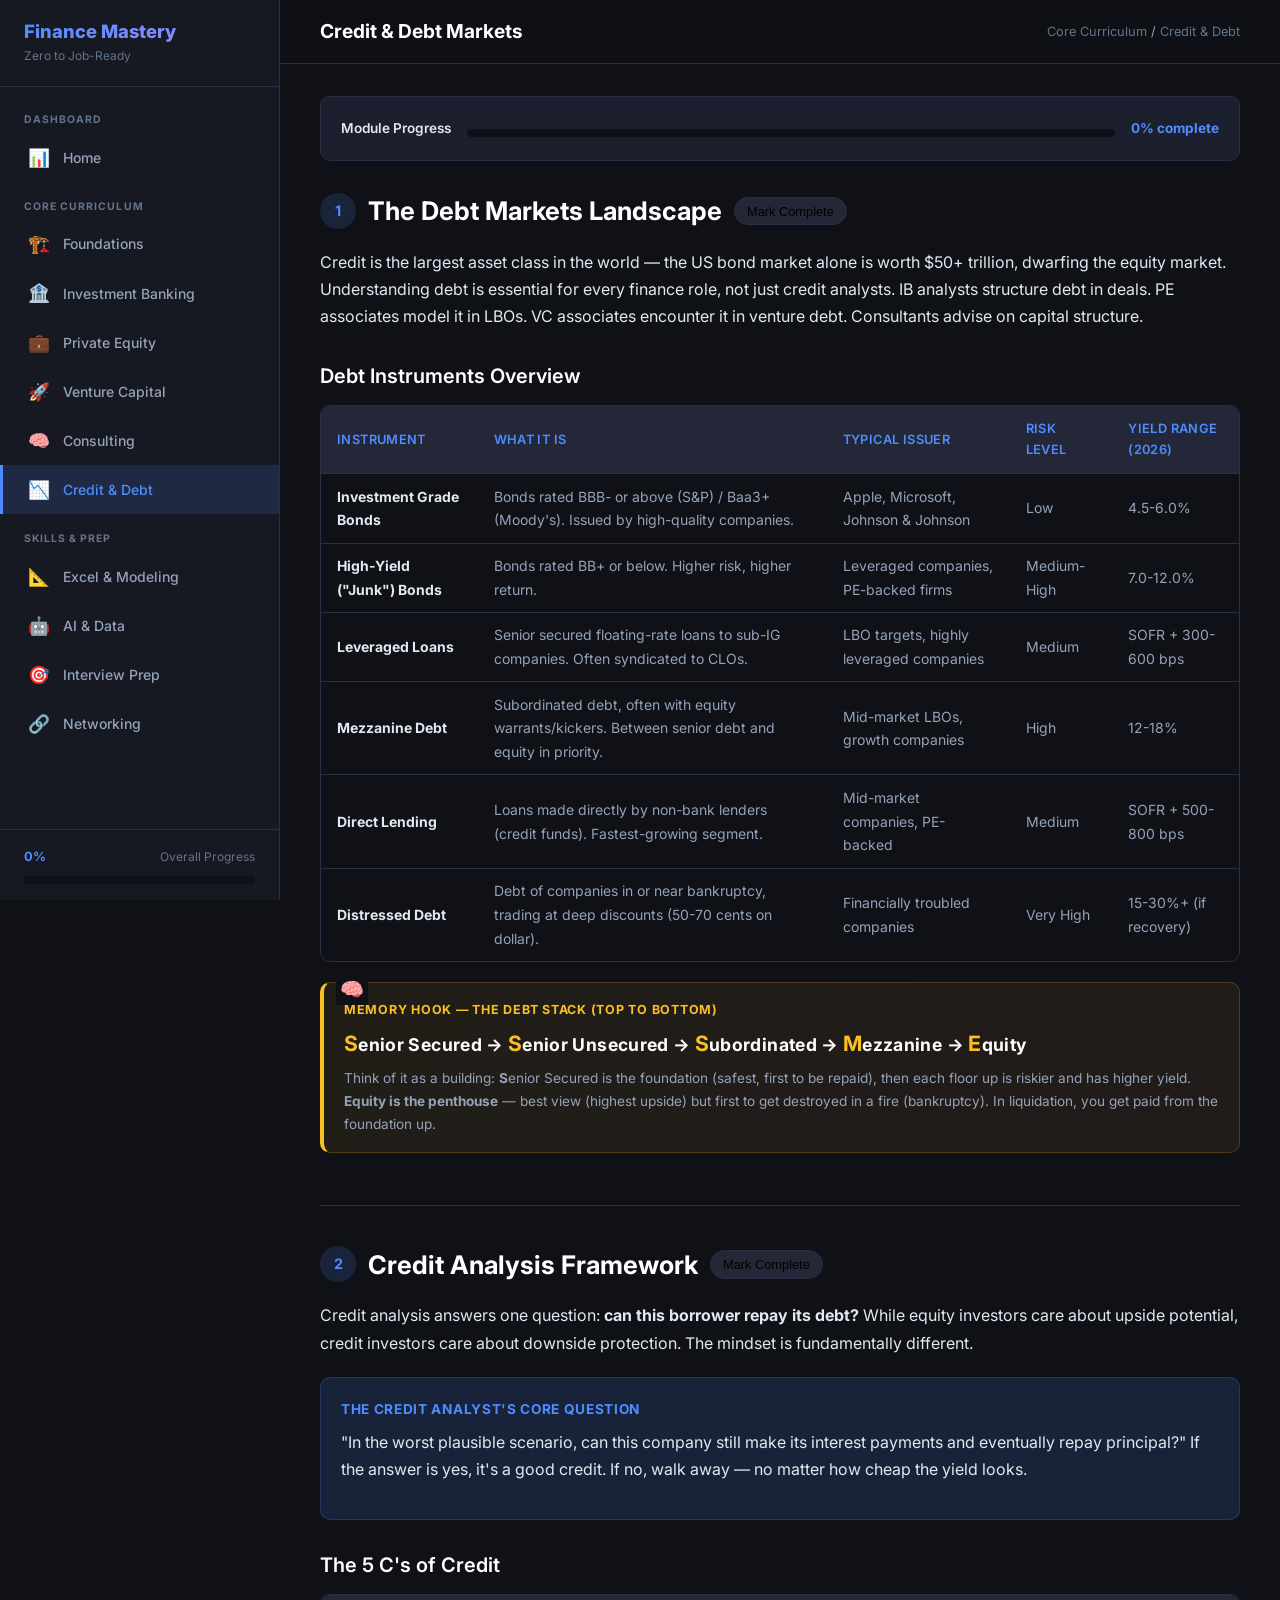
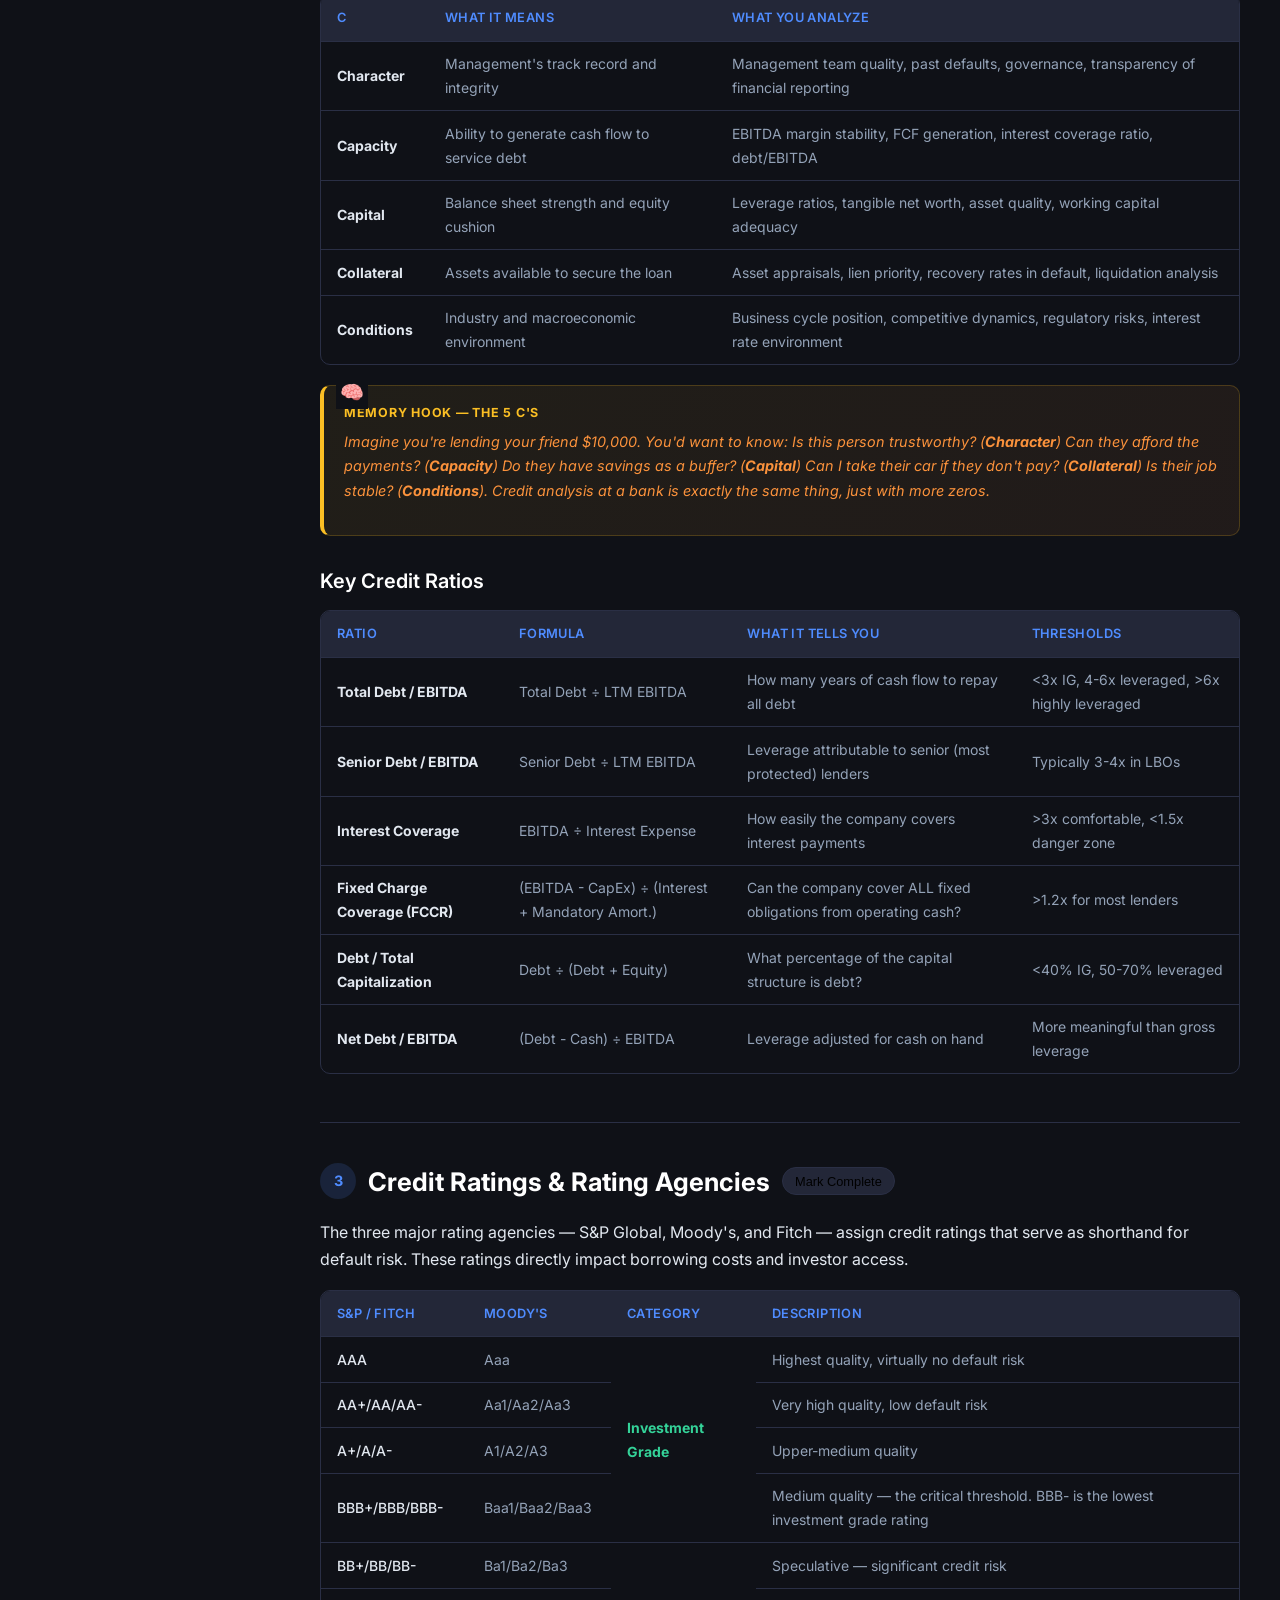
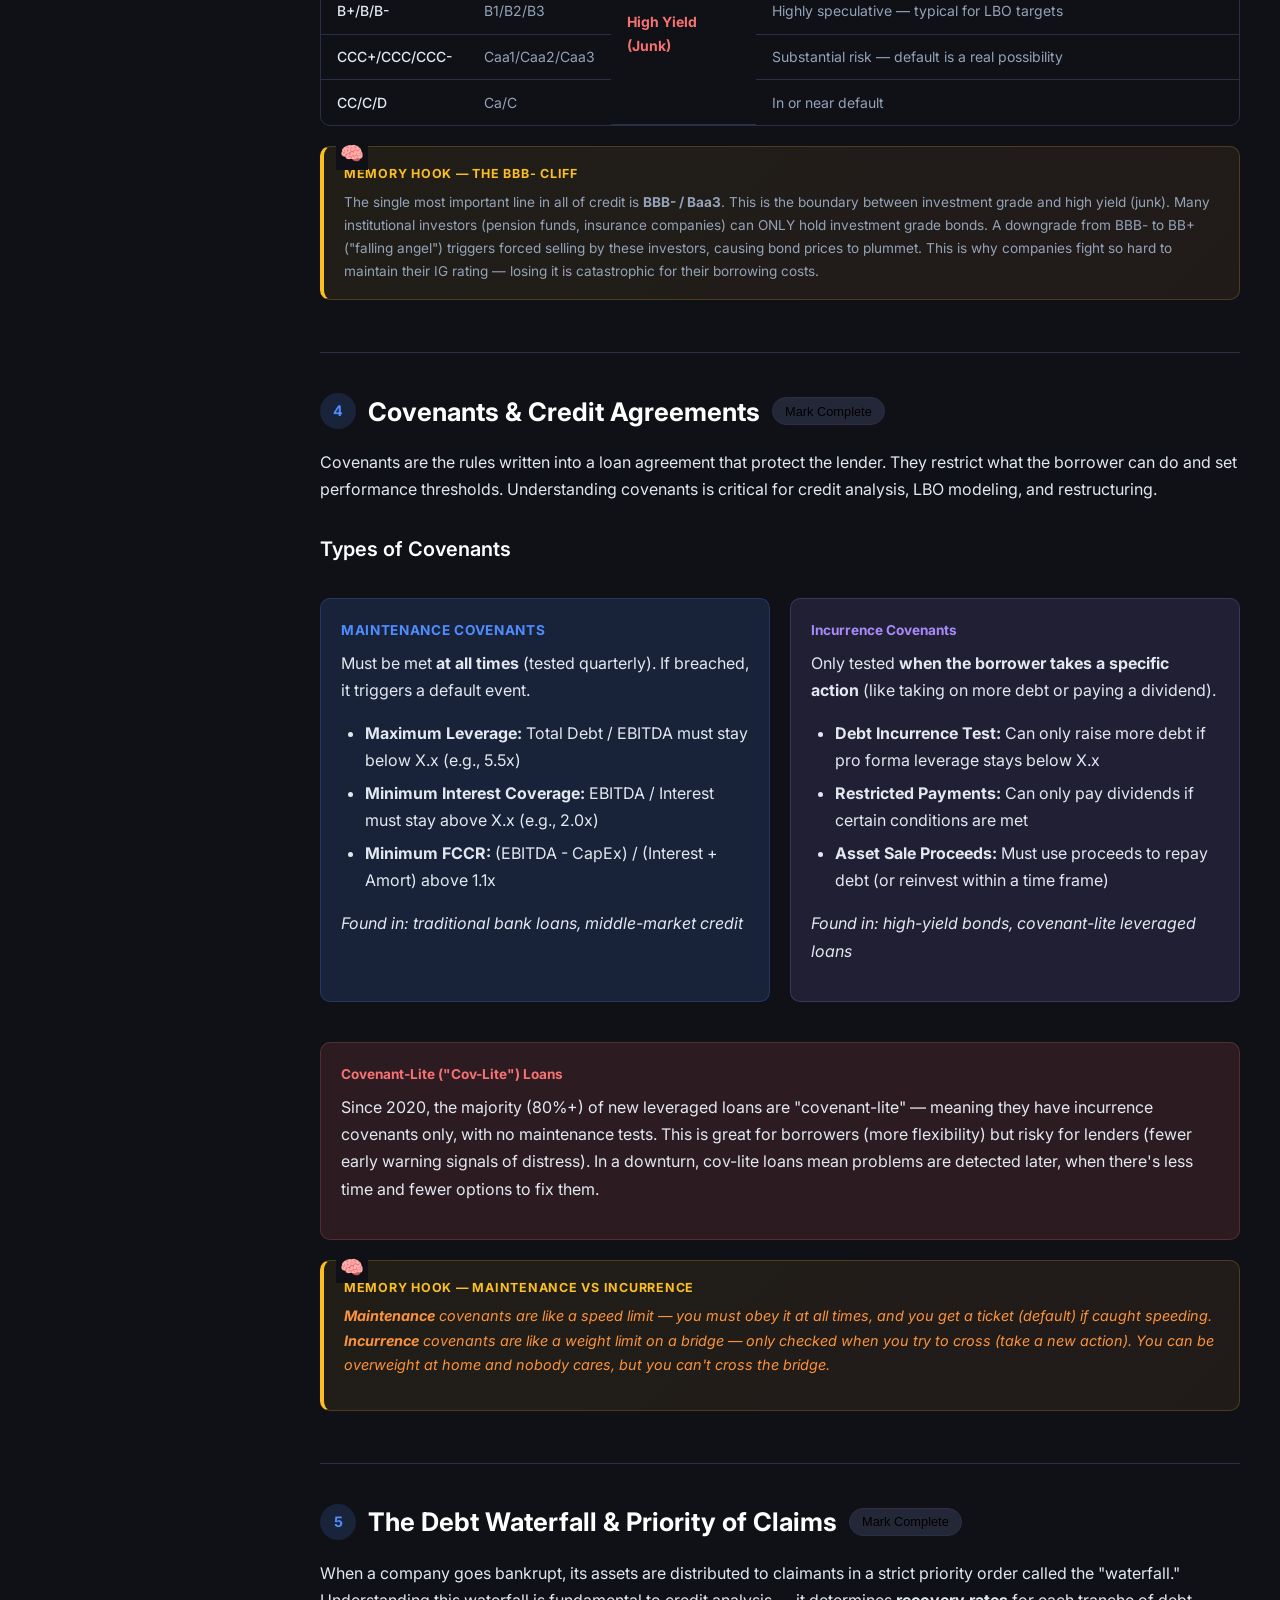
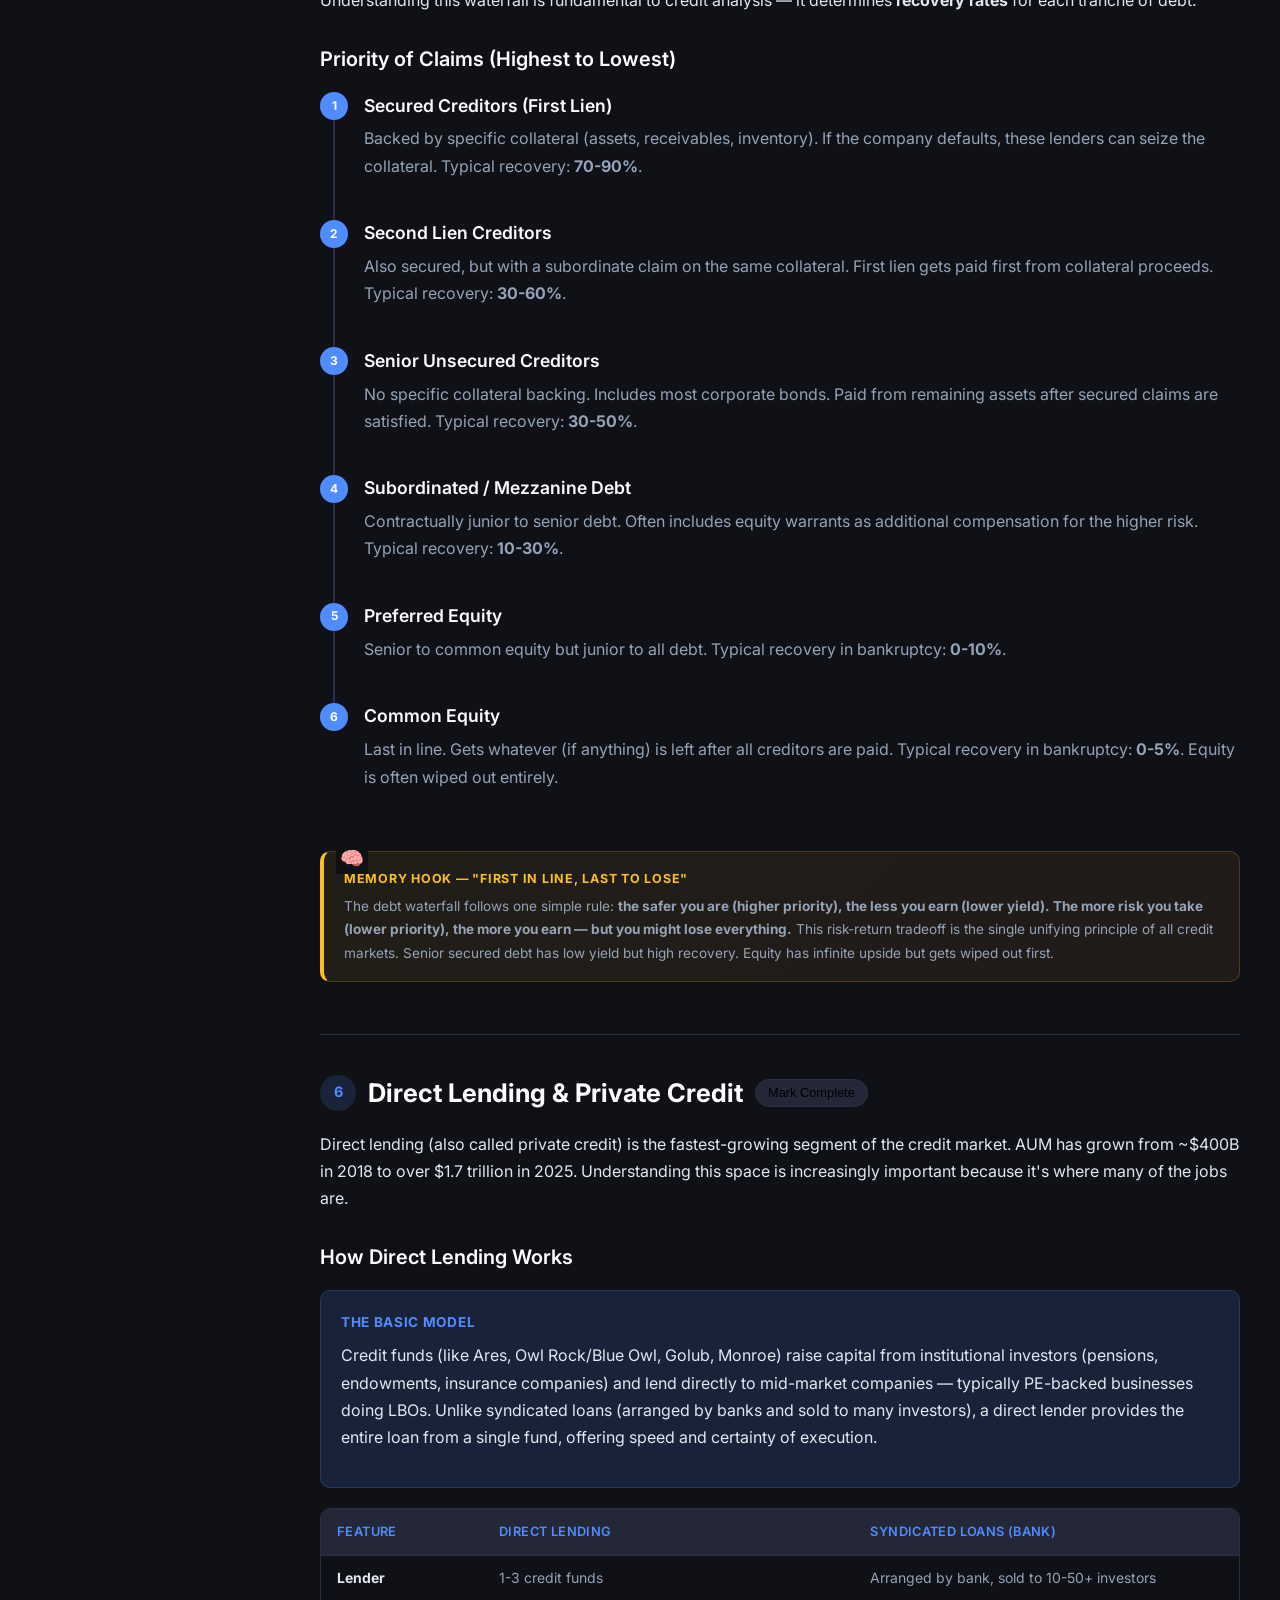
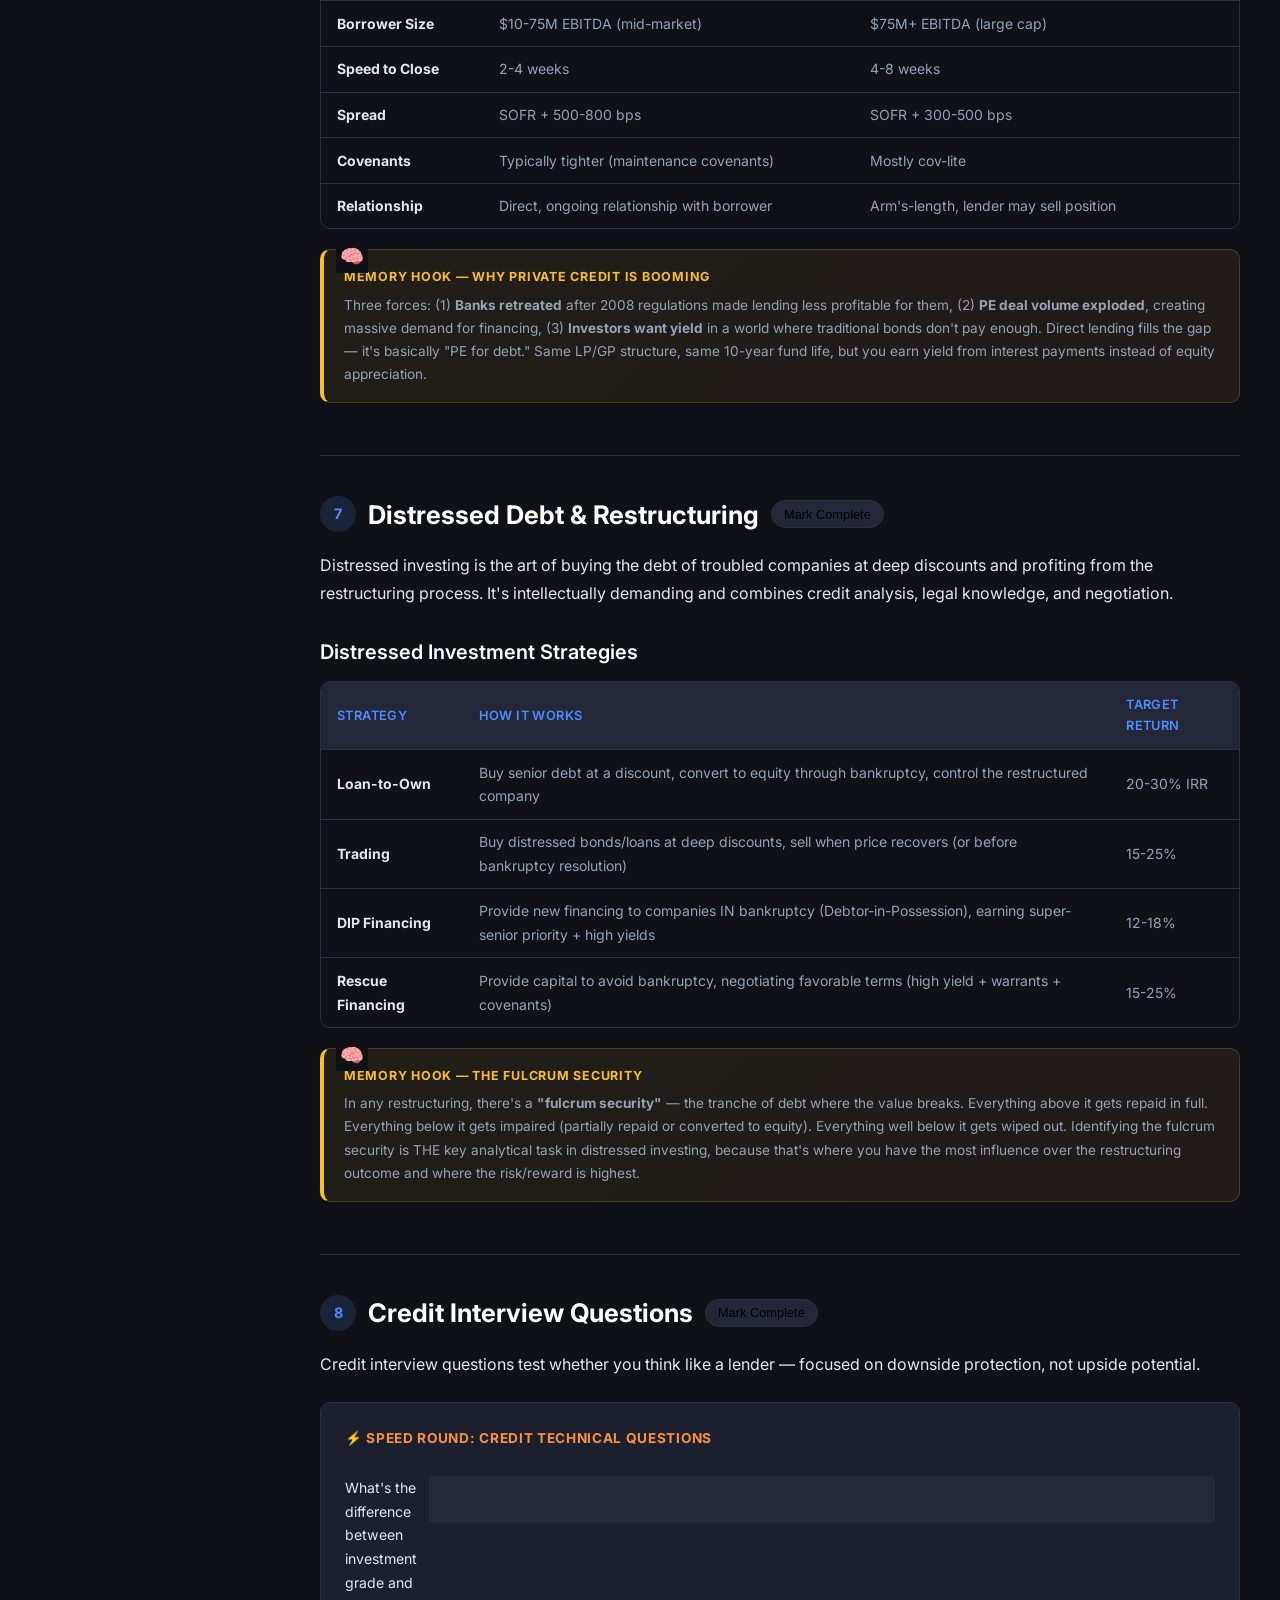
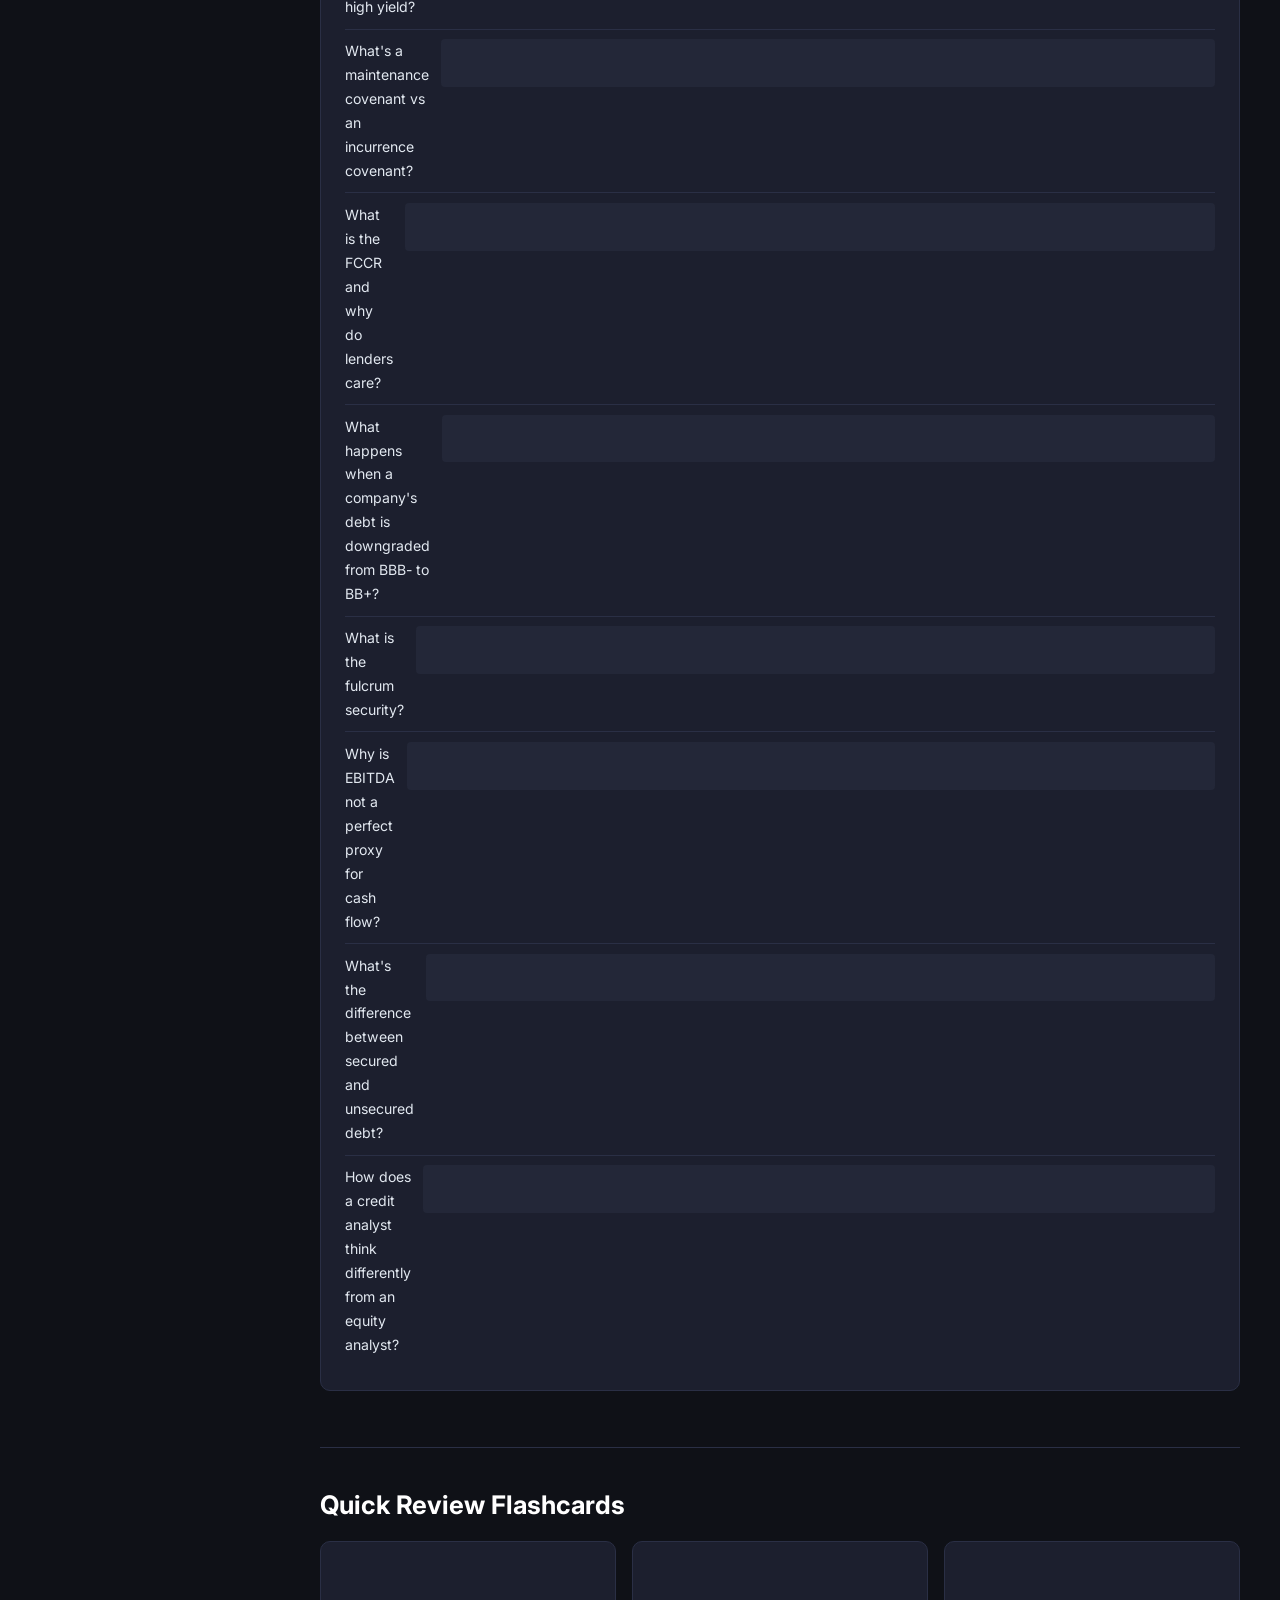
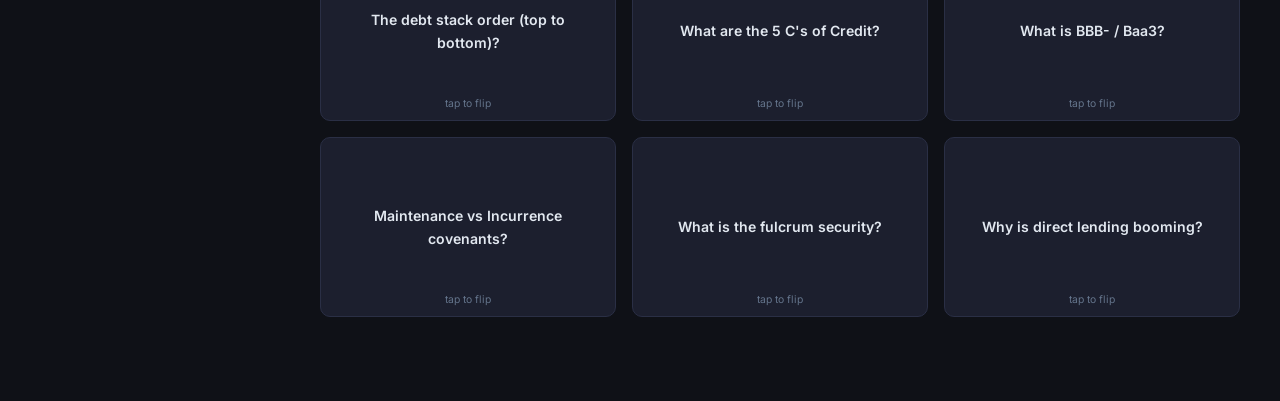
<file: pages/credit.html>
<!DOCTYPE html>
<html lang="en">
<head>
  <meta charset="UTF-8">
  <meta name="viewport" content="width=device-width, initial-scale=1.0">
  <title>Credit & Debt Markets — Finance Mastery</title>
  <link rel="stylesheet" href="../css/styles.css">
  <link href="https://fonts.googleapis.com/css2?family=Inter:wght@400;500;600;700;800&display=swap" rel="stylesheet">
</head>
<body>
<div class="app-layout">
  <aside class="sidebar">
    <div class="sidebar-header"><h1>Finance Mastery</h1><div class="subtitle">Zero to Job-Ready</div></div>
    <nav class="sidebar-nav">
      <div class="nav-section">
        <div class="nav-section-title">Dashboard</div>
        <a href="../index.html" class="nav-link" data-page="index"><span class="icon">📊</span> Home</a>
      </div>
      <div class="nav-section">
        <div class="nav-section-title">Core Curriculum</div>
        <a href="foundations.html" class="nav-link" data-page="foundations"><span class="icon">🏗️</span> Foundations</a>
        <a href="ibd.html" class="nav-link" data-page="ibd"><span class="icon">🏦</span> Investment Banking</a>
        <a href="pe.html" class="nav-link" data-page="pe"><span class="icon">💼</span> Private Equity</a>
        <a href="vc.html" class="nav-link" data-page="vc"><span class="icon">🚀</span> Venture Capital</a>
        <a href="consulting.html" class="nav-link" data-page="consulting"><span class="icon">🧠</span> Consulting</a>
        <a href="credit.html" class="nav-link active" data-page="credit"><span class="icon">📉</span> Credit &amp; Debt</a>
      </div>
      <div class="nav-section">
        <div class="nav-section-title">Skills &amp; Prep</div>
        <a href="excel.html" class="nav-link" data-page="excel"><span class="icon">📐</span> Excel &amp; Modeling</a>
        <a href="ai-data.html" class="nav-link" data-page="ai-data"><span class="icon">🤖</span> AI &amp; Data</a>
        <a href="interview.html" class="nav-link" data-page="interview"><span class="icon">🎯</span> Interview Prep</a>
        <a href="networking.html" class="nav-link" data-page="networking"><span class="icon">🔗</span> Networking</a>
      </div>
    </nav>
    <div class="sidebar-footer">
      <div style="display:flex;justify-content:space-between;align-items:center;">
        <span class="progress-pct-text" style="font-weight:700;color:var(--accent);">0%</span>
        <span style="color:var(--text-muted);font-size:0.75rem;">Overall Progress</span>
      </div>
      <div class="progress-bar-container"><div class="progress-bar-fill" style="width:0%"></div></div>
    </div>
  </aside>

  <main class="main-content">
    <header class="content-header">
      <button class="hamburger">☰</button>
      <h2>Credit &amp; Debt Markets</h2>
      <div class="breadcrumb">Core Curriculum <span>/</span> Credit &amp; Debt</div>
    </header>

    <div class="content-body">

      <div class="page-progress" data-page="credit">
        <div class="progress-text">Module Progress</div>
        <div class="progress-bar-container"><div class="progress-bar-fill" style="width:0%"></div></div>
        <div class="progress-pct">0% complete</div>
      </div>

      <!-- SECTION 1 -->
      <div class="topic-section" id="section-credit-overview">
        <div class="topic-header">
          <div class="topic-number">1</div>
          <h2 style="margin:0">The Debt Markets Landscape</h2>
          <button class="section-check" data-section-page="credit" data-section-id="credit-overview">Mark Complete</button>
        </div>

        <p>Credit is the largest asset class in the world — the US bond market alone is worth $50+ trillion, dwarfing the equity market. Understanding debt is essential for every finance role, not just credit analysts. IB analysts structure debt in deals. PE associates model it in LBOs. VC associates encounter it in venture debt. Consultants advise on capital structure.</p>

        <h3>Debt Instruments Overview</h3>
        <div class="table-container">
          <table>
            <thead><tr><th>Instrument</th><th>What It Is</th><th>Typical Issuer</th><th>Risk Level</th><th>Yield Range (2026)</th></tr></thead>
            <tbody>
              <tr><td><strong>Investment Grade Bonds</strong></td><td>Bonds rated BBB- or above (S&P) / Baa3+ (Moody's). Issued by high-quality companies.</td><td>Apple, Microsoft, Johnson & Johnson</td><td>Low</td><td>4.5-6.0%</td></tr>
              <tr><td><strong>High-Yield ("Junk") Bonds</strong></td><td>Bonds rated BB+ or below. Higher risk, higher return.</td><td>Leveraged companies, PE-backed firms</td><td>Medium-High</td><td>7.0-12.0%</td></tr>
              <tr><td><strong>Leveraged Loans</strong></td><td>Senior secured floating-rate loans to sub-IG companies. Often syndicated to CLOs.</td><td>LBO targets, highly leveraged companies</td><td>Medium</td><td>SOFR + 300-600 bps</td></tr>
              <tr><td><strong>Mezzanine Debt</strong></td><td>Subordinated debt, often with equity warrants/kickers. Between senior debt and equity in priority.</td><td>Mid-market LBOs, growth companies</td><td>High</td><td>12-18%</td></tr>
              <tr><td><strong>Direct Lending</strong></td><td>Loans made directly by non-bank lenders (credit funds). Fastest-growing segment.</td><td>Mid-market companies, PE-backed</td><td>Medium</td><td>SOFR + 500-800 bps</td></tr>
              <tr><td><strong>Distressed Debt</strong></td><td>Debt of companies in or near bankruptcy, trading at deep discounts (50-70 cents on dollar).</td><td>Financially troubled companies</td><td>Very High</td><td>15-30%+ (if recovery)</td></tr>
            </tbody>
          </table>
        </div>

        <div class="memory-hook">
          <div class="hook-title">Memory Hook — The Debt Stack (Top to Bottom)</div>
          <div class="mnemonic"><span>S</span>enior Secured → <span>S</span>enior Unsecured → <span>S</span>ubordinated → <span>M</span>ezzanine → <span>E</span>quity</div>
          <p class="hook-explain">Think of it as a building: <strong>S</strong>enior Secured is the foundation (safest, first to be repaid), then each floor up is riskier and has higher yield. <strong>Equity is the penthouse</strong> — best view (highest upside) but first to get destroyed in a fire (bankruptcy). In liquidation, you get paid from the foundation up.</p>
        </div>
      </div>

      <!-- SECTION 2 -->
      <div class="topic-section" id="section-credit-analysis">
        <div class="topic-header">
          <div class="topic-number">2</div>
          <h2 style="margin:0">Credit Analysis Framework</h2>
          <button class="section-check" data-section-page="credit" data-section-id="credit-analysis">Mark Complete</button>
        </div>

        <p>Credit analysis answers one question: <strong>can this borrower repay its debt?</strong> While equity investors care about upside potential, credit investors care about downside protection. The mindset is fundamentally different.</p>

        <div class="key-concept">
          <div class="concept-title">The Credit Analyst's Core Question</div>
          <p>"In the worst plausible scenario, can this company still make its interest payments and eventually repay principal?" If the answer is yes, it's a good credit. If no, walk away — no matter how cheap the yield looks.</p>
        </div>

        <h3>The 5 C's of Credit</h3>
        <div class="table-container">
          <table>
            <thead><tr><th>C</th><th>What It Means</th><th>What You Analyze</th></tr></thead>
            <tbody>
              <tr><td><strong>Character</strong></td><td>Management's track record and integrity</td><td>Management team quality, past defaults, governance, transparency of financial reporting</td></tr>
              <tr><td><strong>Capacity</strong></td><td>Ability to generate cash flow to service debt</td><td>EBITDA margin stability, FCF generation, interest coverage ratio, debt/EBITDA</td></tr>
              <tr><td><strong>Capital</strong></td><td>Balance sheet strength and equity cushion</td><td>Leverage ratios, tangible net worth, asset quality, working capital adequacy</td></tr>
              <tr><td><strong>Collateral</strong></td><td>Assets available to secure the loan</td><td>Asset appraisals, lien priority, recovery rates in default, liquidation analysis</td></tr>
              <tr><td><strong>Conditions</strong></td><td>Industry and macroeconomic environment</td><td>Business cycle position, competitive dynamics, regulatory risks, interest rate environment</td></tr>
            </tbody>
          </table>
        </div>

        <div class="memory-hook">
          <div class="hook-title">Memory Hook — The 5 C's</div>
          <p class="analogy">Imagine you're lending your friend $10,000. You'd want to know: Is this person trustworthy? (<strong>Character</strong>) Can they afford the payments? (<strong>Capacity</strong>) Do they have savings as a buffer? (<strong>Capital</strong>) Can I take their car if they don't pay? (<strong>Collateral</strong>) Is their job stable? (<strong>Conditions</strong>). Credit analysis at a bank is exactly the same thing, just with more zeros.</p>
        </div>

        <h3>Key Credit Ratios</h3>
        <div class="table-container">
          <table>
            <thead><tr><th>Ratio</th><th>Formula</th><th>What It Tells You</th><th>Thresholds</th></tr></thead>
            <tbody>
              <tr><td><strong>Total Debt / EBITDA</strong></td><td>Total Debt ÷ LTM EBITDA</td><td>How many years of cash flow to repay all debt</td><td>&lt;3x IG, 4-6x leveraged, &gt;6x highly leveraged</td></tr>
              <tr><td><strong>Senior Debt / EBITDA</strong></td><td>Senior Debt ÷ LTM EBITDA</td><td>Leverage attributable to senior (most protected) lenders</td><td>Typically 3-4x in LBOs</td></tr>
              <tr><td><strong>Interest Coverage</strong></td><td>EBITDA ÷ Interest Expense</td><td>How easily the company covers interest payments</td><td>&gt;3x comfortable, &lt;1.5x danger zone</td></tr>
              <tr><td><strong>Fixed Charge Coverage (FCCR)</strong></td><td>(EBITDA - CapEx) ÷ (Interest + Mandatory Amort.)</td><td>Can the company cover ALL fixed obligations from operating cash?</td><td>&gt;1.2x for most lenders</td></tr>
              <tr><td><strong>Debt / Total Capitalization</strong></td><td>Debt ÷ (Debt + Equity)</td><td>What percentage of the capital structure is debt?</td><td>&lt;40% IG, 50-70% leveraged</td></tr>
              <tr><td><strong>Net Debt / EBITDA</strong></td><td>(Debt - Cash) ÷ EBITDA</td><td>Leverage adjusted for cash on hand</td><td>More meaningful than gross leverage</td></tr>
            </tbody>
          </table>
        </div>
      </div>

      <!-- SECTION 3 -->
      <div class="topic-section" id="section-credit-ratings">
        <div class="topic-header">
          <div class="topic-number">3</div>
          <h2 style="margin:0">Credit Ratings &amp; Rating Agencies</h2>
          <button class="section-check" data-section-page="credit" data-section-id="credit-ratings">Mark Complete</button>
        </div>

        <p>The three major rating agencies — S&P Global, Moody's, and Fitch — assign credit ratings that serve as shorthand for default risk. These ratings directly impact borrowing costs and investor access.</p>

        <div class="table-container">
          <table>
            <thead><tr><th>S&P / Fitch</th><th>Moody's</th><th>Category</th><th>Description</th></tr></thead>
            <tbody>
              <tr><td>AAA</td><td>Aaa</td><td rowspan="4" style="color:var(--green);font-weight:700;">Investment Grade</td><td>Highest quality, virtually no default risk</td></tr>
              <tr><td>AA+/AA/AA-</td><td>Aa1/Aa2/Aa3</td><td>Very high quality, low default risk</td></tr>
              <tr><td>A+/A/A-</td><td>A1/A2/A3</td><td>Upper-medium quality</td></tr>
              <tr><td>BBB+/BBB/BBB-</td><td>Baa1/Baa2/Baa3</td><td>Medium quality — the critical threshold. BBB- is the lowest investment grade rating</td></tr>
              <tr><td>BB+/BB/BB-</td><td>Ba1/Ba2/Ba3</td><td rowspan="4" style="color:var(--red);font-weight:700;">High Yield (Junk)</td><td>Speculative — significant credit risk</td></tr>
              <tr><td>B+/B/B-</td><td>B1/B2/B3</td><td>Highly speculative — typical for LBO targets</td></tr>
              <tr><td>CCC+/CCC/CCC-</td><td>Caa1/Caa2/Caa3</td><td>Substantial risk — default is a real possibility</td></tr>
              <tr><td>CC/C/D</td><td>Ca/C</td><td>In or near default</td></tr>
            </tbody>
          </table>
        </div>

        <div class="memory-hook">
          <div class="hook-title">Memory Hook — The BBB- Cliff</div>
          <p class="hook-explain">The single most important line in all of credit is <strong>BBB- / Baa3</strong>. This is the boundary between investment grade and high yield (junk). Many institutional investors (pension funds, insurance companies) can ONLY hold investment grade bonds. A downgrade from BBB- to BB+ ("falling angel") triggers forced selling by these investors, causing bond prices to plummet. This is why companies fight so hard to maintain their IG rating — losing it is catastrophic for their borrowing costs.</p>
        </div>
      </div>

      <!-- SECTION 4 -->
      <div class="topic-section" id="section-covenants">
        <div class="topic-header">
          <div class="topic-number">4</div>
          <h2 style="margin:0">Covenants &amp; Credit Agreements</h2>
          <button class="section-check" data-section-page="credit" data-section-id="covenants">Mark Complete</button>
        </div>

        <p>Covenants are the rules written into a loan agreement that protect the lender. They restrict what the borrower can do and set performance thresholds. Understanding covenants is critical for credit analysis, LBO modeling, and restructuring.</p>

        <h3>Types of Covenants</h3>
        <div class="two-col">
          <div class="key-concept">
            <div class="concept-title">Maintenance Covenants</div>
            <p>Must be met <strong>at all times</strong> (tested quarterly). If breached, it triggers a default event.</p>
            <ul>
              <li><strong>Maximum Leverage:</strong> Total Debt / EBITDA must stay below X.x (e.g., 5.5x)</li>
              <li><strong>Minimum Interest Coverage:</strong> EBITDA / Interest must stay above X.x (e.g., 2.0x)</li>
              <li><strong>Minimum FCCR:</strong> (EBITDA - CapEx) / (Interest + Amort) above 1.1x</li>
            </ul>
            <p><em>Found in: traditional bank loans, middle-market credit</em></p>
          </div>
          <div class="example-box">
            <div class="example-title">Incurrence Covenants</div>
            <p>Only tested <strong>when the borrower takes a specific action</strong> (like taking on more debt or paying a dividend).</p>
            <ul>
              <li><strong>Debt Incurrence Test:</strong> Can only raise more debt if pro forma leverage stays below X.x</li>
              <li><strong>Restricted Payments:</strong> Can only pay dividends if certain conditions are met</li>
              <li><strong>Asset Sale Proceeds:</strong> Must use proceeds to repay debt (or reinvest within a time frame)</li>
            </ul>
            <p><em>Found in: high-yield bonds, covenant-lite leveraged loans</em></p>
          </div>
        </div>

        <div class="warning-box">
          <div class="warning-title">Covenant-Lite ("Cov-Lite") Loans</div>
          <p>Since 2020, the majority (80%+) of new leveraged loans are "covenant-lite" — meaning they have incurrence covenants only, with no maintenance tests. This is great for borrowers (more flexibility) but risky for lenders (fewer early warning signals of distress). In a downturn, cov-lite loans mean problems are detected later, when there's less time and fewer options to fix them.</p>
        </div>

        <div class="memory-hook">
          <div class="hook-title">Memory Hook — Maintenance vs Incurrence</div>
          <p class="analogy"><strong>Maintenance</strong> covenants are like a speed limit — you must obey it at all times, and you get a ticket (default) if caught speeding. <strong>Incurrence</strong> covenants are like a weight limit on a bridge — only checked when you try to cross (take a new action). You can be overweight at home and nobody cares, but you can't cross the bridge.</p>
        </div>
      </div>

      <!-- SECTION 5 -->
      <div class="topic-section" id="section-debt-waterfall">
        <div class="topic-header">
          <div class="topic-number">5</div>
          <h2 style="margin:0">The Debt Waterfall &amp; Priority of Claims</h2>
          <button class="section-check" data-section-page="credit" data-section-id="debt-waterfall">Mark Complete</button>
        </div>

        <p>When a company goes bankrupt, its assets are distributed to claimants in a strict priority order called the "waterfall." Understanding this waterfall is fundamental to credit analysis — it determines <strong>recovery rates</strong> for each tranche of debt.</p>

        <h3>Priority of Claims (Highest to Lowest)</h3>

        <div class="steps">
          <div class="step">
            <div class="step-indicator"><div class="step-dot">1</div><div class="step-line"></div></div>
            <div class="step-content">
              <h4>Secured Creditors (First Lien)</h4>
              <p style="color:var(--text-dim);">Backed by specific collateral (assets, receivables, inventory). If the company defaults, these lenders can seize the collateral. Typical recovery: <strong>70-90%</strong>.</p>
            </div>
          </div>
          <div class="step">
            <div class="step-indicator"><div class="step-dot">2</div><div class="step-line"></div></div>
            <div class="step-content">
              <h4>Second Lien Creditors</h4>
              <p style="color:var(--text-dim);">Also secured, but with a subordinate claim on the same collateral. First lien gets paid first from collateral proceeds. Typical recovery: <strong>30-60%</strong>.</p>
            </div>
          </div>
          <div class="step">
            <div class="step-indicator"><div class="step-dot">3</div><div class="step-line"></div></div>
            <div class="step-content">
              <h4>Senior Unsecured Creditors</h4>
              <p style="color:var(--text-dim);">No specific collateral backing. Includes most corporate bonds. Paid from remaining assets after secured claims are satisfied. Typical recovery: <strong>30-50%</strong>.</p>
            </div>
          </div>
          <div class="step">
            <div class="step-indicator"><div class="step-dot">4</div><div class="step-line"></div></div>
            <div class="step-content">
              <h4>Subordinated / Mezzanine Debt</h4>
              <p style="color:var(--text-dim);">Contractually junior to senior debt. Often includes equity warrants as additional compensation for the higher risk. Typical recovery: <strong>10-30%</strong>.</p>
            </div>
          </div>
          <div class="step">
            <div class="step-indicator"><div class="step-dot">5</div><div class="step-line"></div></div>
            <div class="step-content">
              <h4>Preferred Equity</h4>
              <p style="color:var(--text-dim);">Senior to common equity but junior to all debt. Typical recovery in bankruptcy: <strong>0-10%</strong>.</p>
            </div>
          </div>
          <div class="step">
            <div class="step-indicator"><div class="step-dot">6</div><div class="step-line"></div></div>
            <div class="step-content">
              <h4>Common Equity</h4>
              <p style="color:var(--text-dim);">Last in line. Gets whatever (if anything) is left after all creditors are paid. Typical recovery in bankruptcy: <strong>0-5%</strong>. Equity is often wiped out entirely.</p>
            </div>
          </div>
        </div>

        <div class="memory-hook">
          <div class="hook-title">Memory Hook — "First In Line, Last to Lose"</div>
          <p class="hook-explain">The debt waterfall follows one simple rule: <strong>the safer you are (higher priority), the less you earn (lower yield). The more risk you take (lower priority), the more you earn — but you might lose everything.</strong> This risk-return tradeoff is the single unifying principle of all credit markets. Senior secured debt has low yield but high recovery. Equity has infinite upside but gets wiped out first.</p>
        </div>
      </div>

      <!-- SECTION 6 -->
      <div class="topic-section" id="section-direct-lending">
        <div class="topic-header">
          <div class="topic-number">6</div>
          <h2 style="margin:0">Direct Lending &amp; Private Credit</h2>
          <button class="section-check" data-section-page="credit" data-section-id="direct-lending">Mark Complete</button>
        </div>

        <p>Direct lending (also called private credit) is the fastest-growing segment of the credit market. AUM has grown from ~$400B in 2018 to over $1.7 trillion in 2025. Understanding this space is increasingly important because it's where many of the jobs are.</p>

        <h3>How Direct Lending Works</h3>
        <div class="key-concept">
          <div class="concept-title">The Basic Model</div>
          <p>Credit funds (like Ares, Owl Rock/Blue Owl, Golub, Monroe) raise capital from institutional investors (pensions, endowments, insurance companies) and lend directly to mid-market companies — typically PE-backed businesses doing LBOs. Unlike syndicated loans (arranged by banks and sold to many investors), a direct lender provides the entire loan from a single fund, offering speed and certainty of execution.</p>
        </div>

        <div class="table-container">
          <table>
            <thead><tr><th>Feature</th><th>Direct Lending</th><th>Syndicated Loans (Bank)</th></tr></thead>
            <tbody>
              <tr><td><strong>Lender</strong></td><td>1-3 credit funds</td><td>Arranged by bank, sold to 10-50+ investors</td></tr>
              <tr><td><strong>Borrower Size</strong></td><td>$10-75M EBITDA (mid-market)</td><td>$75M+ EBITDA (large cap)</td></tr>
              <tr><td><strong>Speed to Close</strong></td><td>2-4 weeks</td><td>4-8 weeks</td></tr>
              <tr><td><strong>Spread</strong></td><td>SOFR + 500-800 bps</td><td>SOFR + 300-500 bps</td></tr>
              <tr><td><strong>Covenants</strong></td><td>Typically tighter (maintenance covenants)</td><td>Mostly cov-lite</td></tr>
              <tr><td><strong>Relationship</strong></td><td>Direct, ongoing relationship with borrower</td><td>Arm's-length, lender may sell position</td></tr>
            </tbody>
          </table>
        </div>

        <div class="memory-hook">
          <div class="hook-title">Memory Hook — Why Private Credit Is Booming</div>
          <p class="hook-explain">Three forces: (1) <strong>Banks retreated</strong> after 2008 regulations made lending less profitable for them, (2) <strong>PE deal volume exploded</strong>, creating massive demand for financing, (3) <strong>Investors want yield</strong> in a world where traditional bonds don't pay enough. Direct lending fills the gap — it's basically "PE for debt." Same LP/GP structure, same 10-year fund life, but you earn yield from interest payments instead of equity appreciation.</p>
        </div>
      </div>

      <!-- SECTION 7 -->
      <div class="topic-section" id="section-distressed">
        <div class="topic-header">
          <div class="topic-number">7</div>
          <h2 style="margin:0">Distressed Debt &amp; Restructuring</h2>
          <button class="section-check" data-section-page="credit" data-section-id="distressed">Mark Complete</button>
        </div>

        <p>Distressed investing is the art of buying the debt of troubled companies at deep discounts and profiting from the restructuring process. It's intellectually demanding and combines credit analysis, legal knowledge, and negotiation.</p>

        <h3>Distressed Investment Strategies</h3>
        <div class="table-container">
          <table>
            <thead><tr><th>Strategy</th><th>How It Works</th><th>Target Return</th></tr></thead>
            <tbody>
              <tr><td><strong>Loan-to-Own</strong></td><td>Buy senior debt at a discount, convert to equity through bankruptcy, control the restructured company</td><td>20-30% IRR</td></tr>
              <tr><td><strong>Trading</strong></td><td>Buy distressed bonds/loans at deep discounts, sell when price recovers (or before bankruptcy resolution)</td><td>15-25%</td></tr>
              <tr><td><strong>DIP Financing</strong></td><td>Provide new financing to companies IN bankruptcy (Debtor-in-Possession), earning super-senior priority + high yields</td><td>12-18%</td></tr>
              <tr><td><strong>Rescue Financing</strong></td><td>Provide capital to avoid bankruptcy, negotiating favorable terms (high yield + warrants + covenants)</td><td>15-25%</td></tr>
            </tbody>
          </table>
        </div>

        <div class="memory-hook">
          <div class="hook-title">Memory Hook — The Fulcrum Security</div>
          <p class="hook-explain">In any restructuring, there's a <strong>"fulcrum security"</strong> — the tranche of debt where the value breaks. Everything above it gets repaid in full. Everything below it gets impaired (partially repaid or converted to equity). Everything well below it gets wiped out. Identifying the fulcrum security is THE key analytical task in distressed investing, because that's where you have the most influence over the restructuring outcome and where the risk/reward is highest.</p>
        </div>
      </div>

      <!-- SECTION 8 -->
      <div class="topic-section" id="section-credit-interview">
        <div class="topic-header">
          <div class="topic-number">8</div>
          <h2 style="margin:0">Credit Interview Questions</h2>
          <button class="section-check" data-section-page="credit" data-section-id="credit-interview">Mark Complete</button>
        </div>

        <p>Credit interview questions test whether you think like a lender — focused on downside protection, not upside potential.</p>

        <div class="speed-round">
          <div class="sr-title">⚡ Speed Round: Credit Technical Questions</div>
          <div class="sr-item"><span class="sr-q">What's the difference between investment grade and high yield?</span><span class="sr-a">IG is BBB-/Baa3 or above. HY is BB+/Ba1 or below. The line determines which institutional investors can buy the bonds.</span></div>
          <div class="sr-item"><span class="sr-q">What's a maintenance covenant vs an incurrence covenant?</span><span class="sr-a">Maintenance = tested continuously (quarterly). Incurrence = tested only when borrower takes a specific action (e.g., issuing new debt).</span></div>
          <div class="sr-item"><span class="sr-q">What is the FCCR and why do lenders care?</span><span class="sr-a">Fixed Charge Coverage Ratio = (EBITDA - CapEx) / (Interest + Mandatory Amort). Shows if the company can cover ALL fixed obligations from operating cash. Below 1.0x = can't cover.</span></div>
          <div class="sr-item"><span class="sr-q">What happens when a company's debt is downgraded from BBB- to BB+?</span><span class="sr-a">It becomes a "fallen angel." Institutional investors who can only hold IG bonds must sell, causing a price crash and higher borrowing costs.</span></div>
          <div class="sr-item"><span class="sr-q">What is the fulcrum security?</span><span class="sr-a">The tranche in the capital structure where enterprise value "runs out" — debt above is fully covered, debt below is impaired. It's where equity conversion happens in a restructuring.</span></div>
          <div class="sr-item"><span class="sr-q">Why is EBITDA not a perfect proxy for cash flow?</span><span class="sr-a">It ignores CapEx (real cash outflow), working capital changes, taxes actually paid, and one-time items. A company can have strong EBITDA but negative free cash flow.</span></div>
          <div class="sr-item"><span class="sr-q">What's the difference between secured and unsecured debt?</span><span class="sr-a">Secured debt is backed by specific collateral (assets the lender can seize). Unsecured has no collateral — recovery depends on remaining assets after secured claims. Secured = lower yield, higher recovery.</span></div>
          <div class="sr-item"><span class="sr-q">How does a credit analyst think differently from an equity analyst?</span><span class="sr-a">Equity: "How much upside is there?" Credit: "What's the worst case, and can they still pay me back?" Credit = downside-focused, base/stress case modeling, margin of safety.</span></div>
        </div>
      </div>

      <!-- FLASHCARDS -->
      <h2>Quick Review Flashcards</h2>
      <div class="flashcard-deck">
        <div class="flashcard"><div class="flashcard-inner">
          <div class="flashcard-front">The debt stack order (top to bottom)?</div>
          <div class="flashcard-back">Senior Secured → Senior Unsecured → Subordinated → Mezzanine → Preferred Equity → Common Equity. Higher = safer + lower yield. Lower = riskier + higher yield.</div>
        </div></div>
        <div class="flashcard"><div class="flashcard-inner">
          <div class="flashcard-front">What are the 5 C's of Credit?</div>
          <div class="flashcard-back">Character, Capacity, Capital, Collateral, Conditions. Think: "Can my trustworthy friend with savings, a car, and a stable job repay me?"</div>
        </div></div>
        <div class="flashcard"><div class="flashcard-inner">
          <div class="flashcard-front">What is BBB- / Baa3?</div>
          <div class="flashcard-back">The lowest investment grade rating. The most important line in credit — below it is "junk." A downgrade triggers forced selling by institutional investors.</div>
        </div></div>
        <div class="flashcard"><div class="flashcard-inner">
          <div class="flashcard-front">Maintenance vs Incurrence covenants?</div>
          <div class="flashcard-back">Maintenance = speed limit (always enforced). Incurrence = bridge weight limit (only checked when you take an action). Most leveraged loans today are cov-lite (incurrence only).</div>
        </div></div>
        <div class="flashcard"><div class="flashcard-inner">
          <div class="flashcard-front">What is the fulcrum security?</div>
          <div class="flashcard-back">The debt tranche where enterprise value "runs out." Debt above = fully repaid. Debt below = impaired or converted to equity. It's the key to restructuring analysis.</div>
        </div></div>
        <div class="flashcard"><div class="flashcard-inner">
          <div class="flashcard-front">Why is direct lending booming?</div>
          <div class="flashcard-back">3 forces: banks retreated post-2008 regulation, PE deal volume exploded (need financing), investors want yield. $1.7T+ AUM and growing.</div>
        </div></div>
      </div>

    </div>
  </main>
</div>
<script src="../js/app.js"></script>
</body>
</html>
</file>
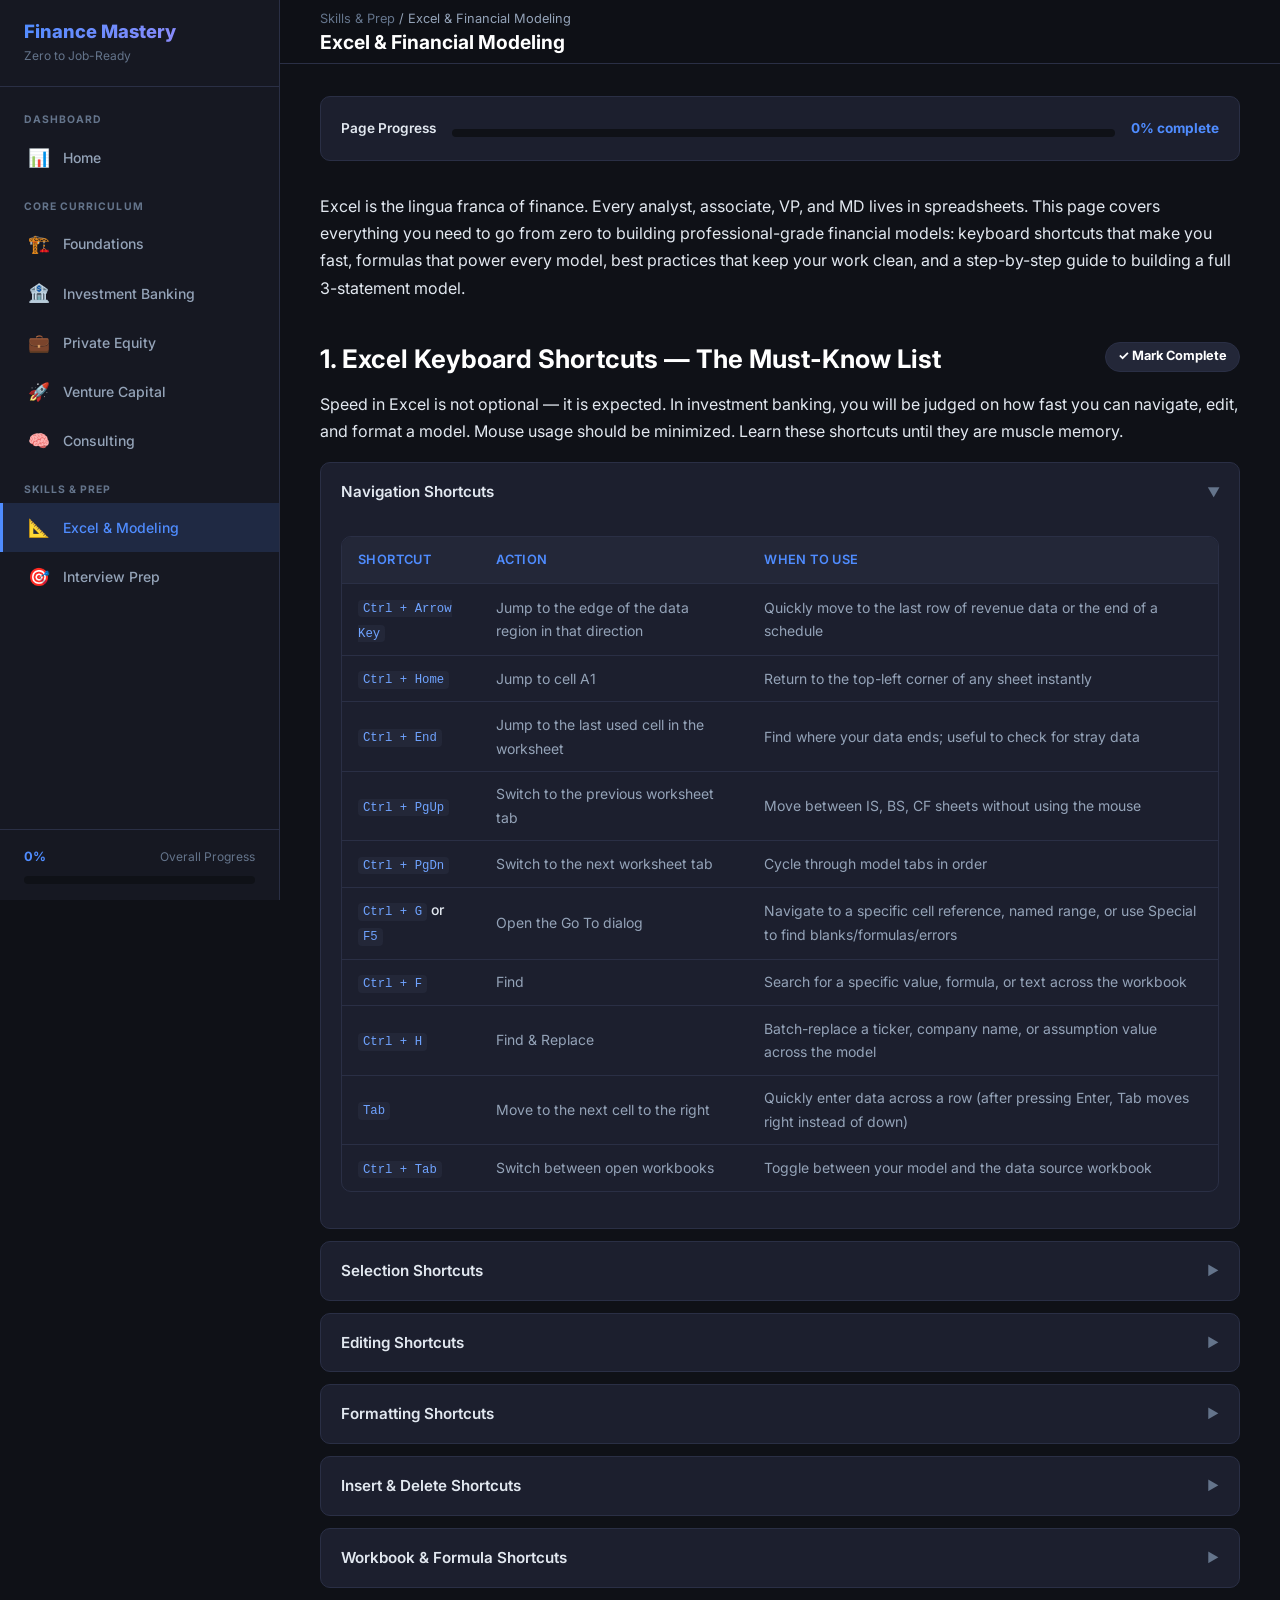
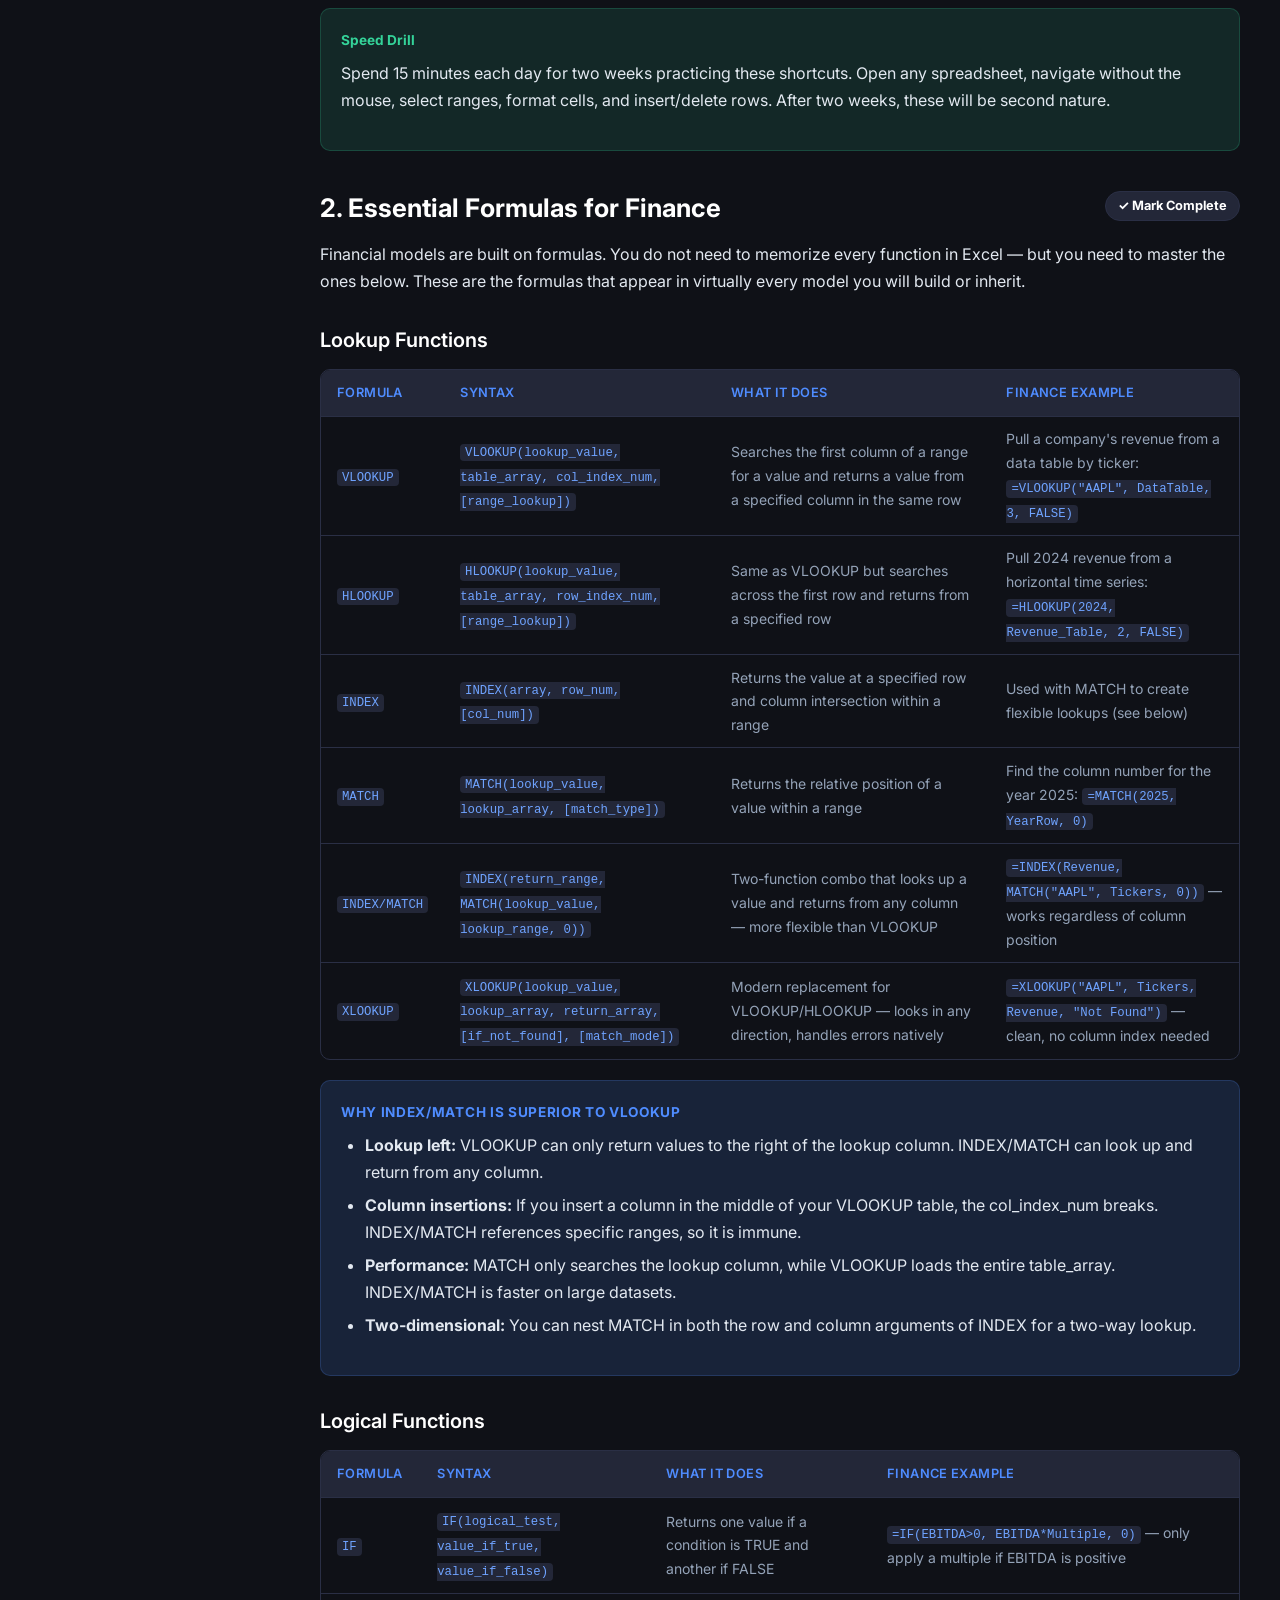
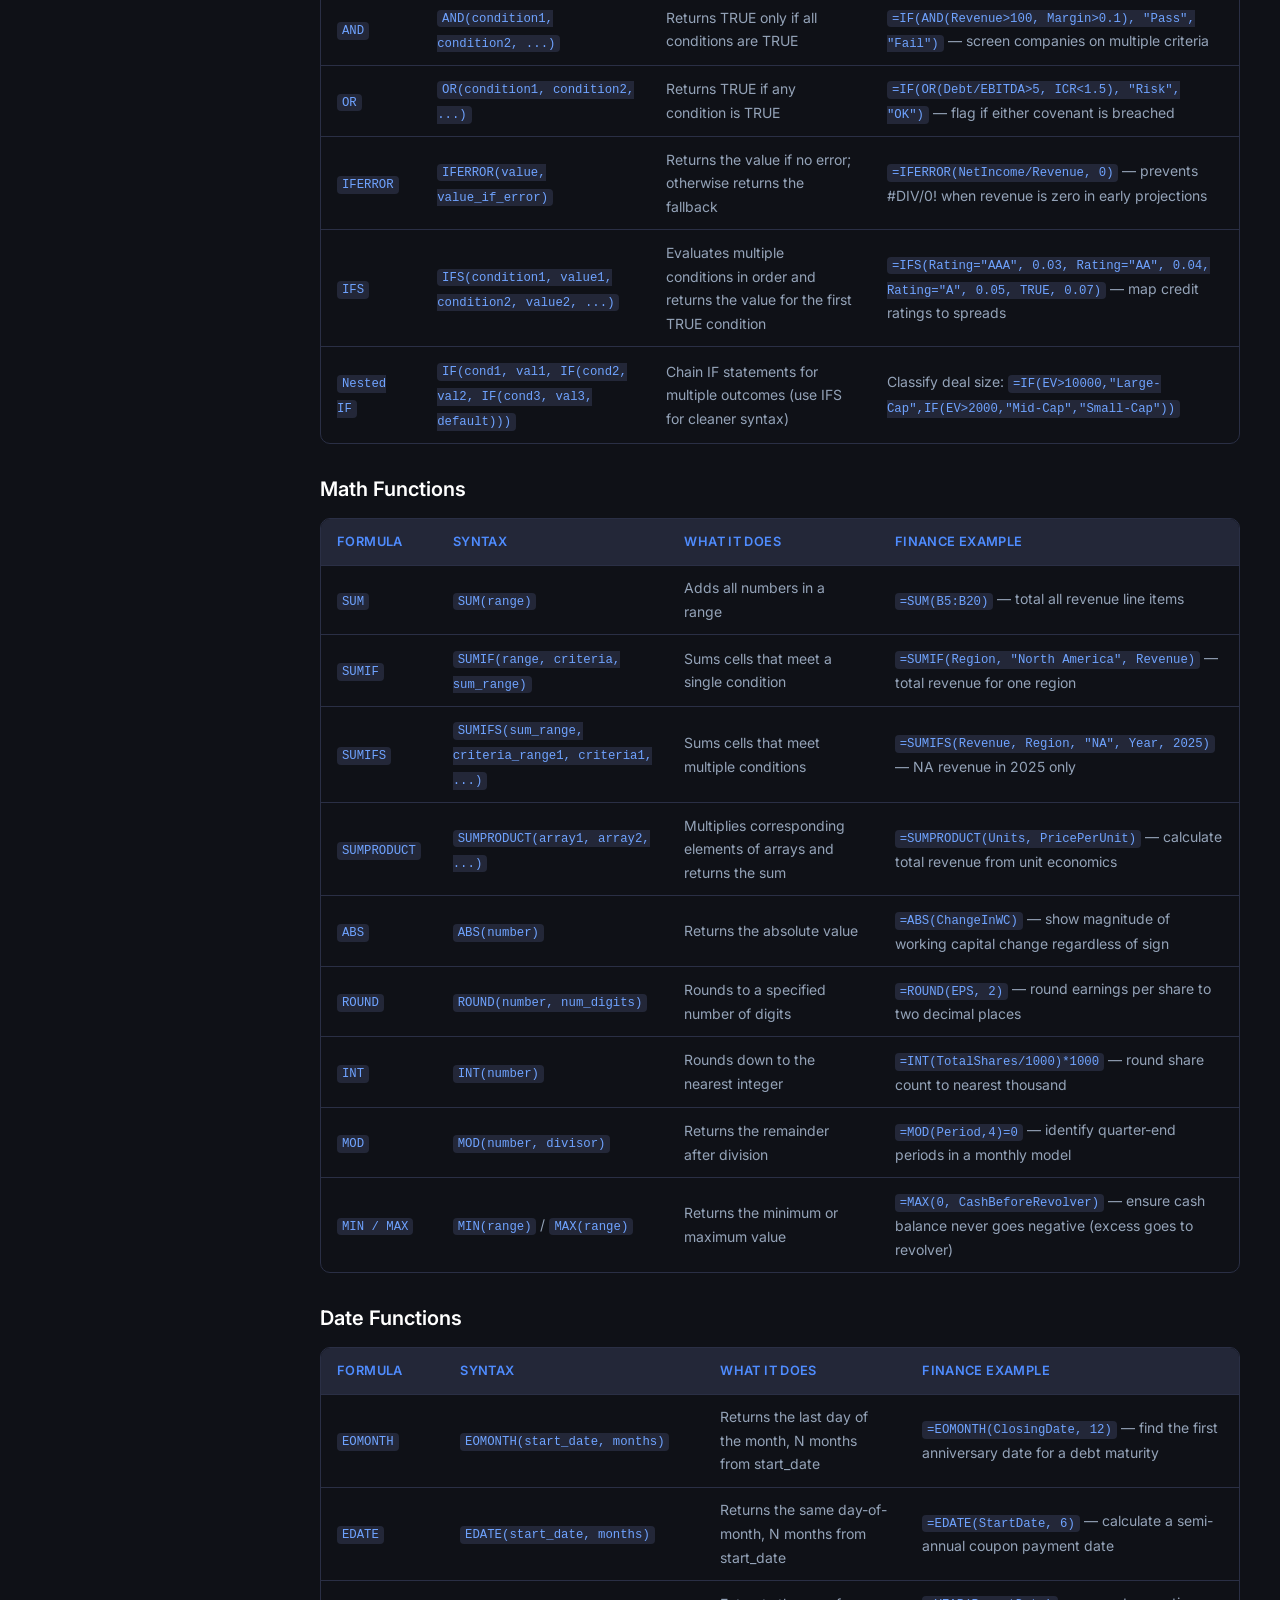
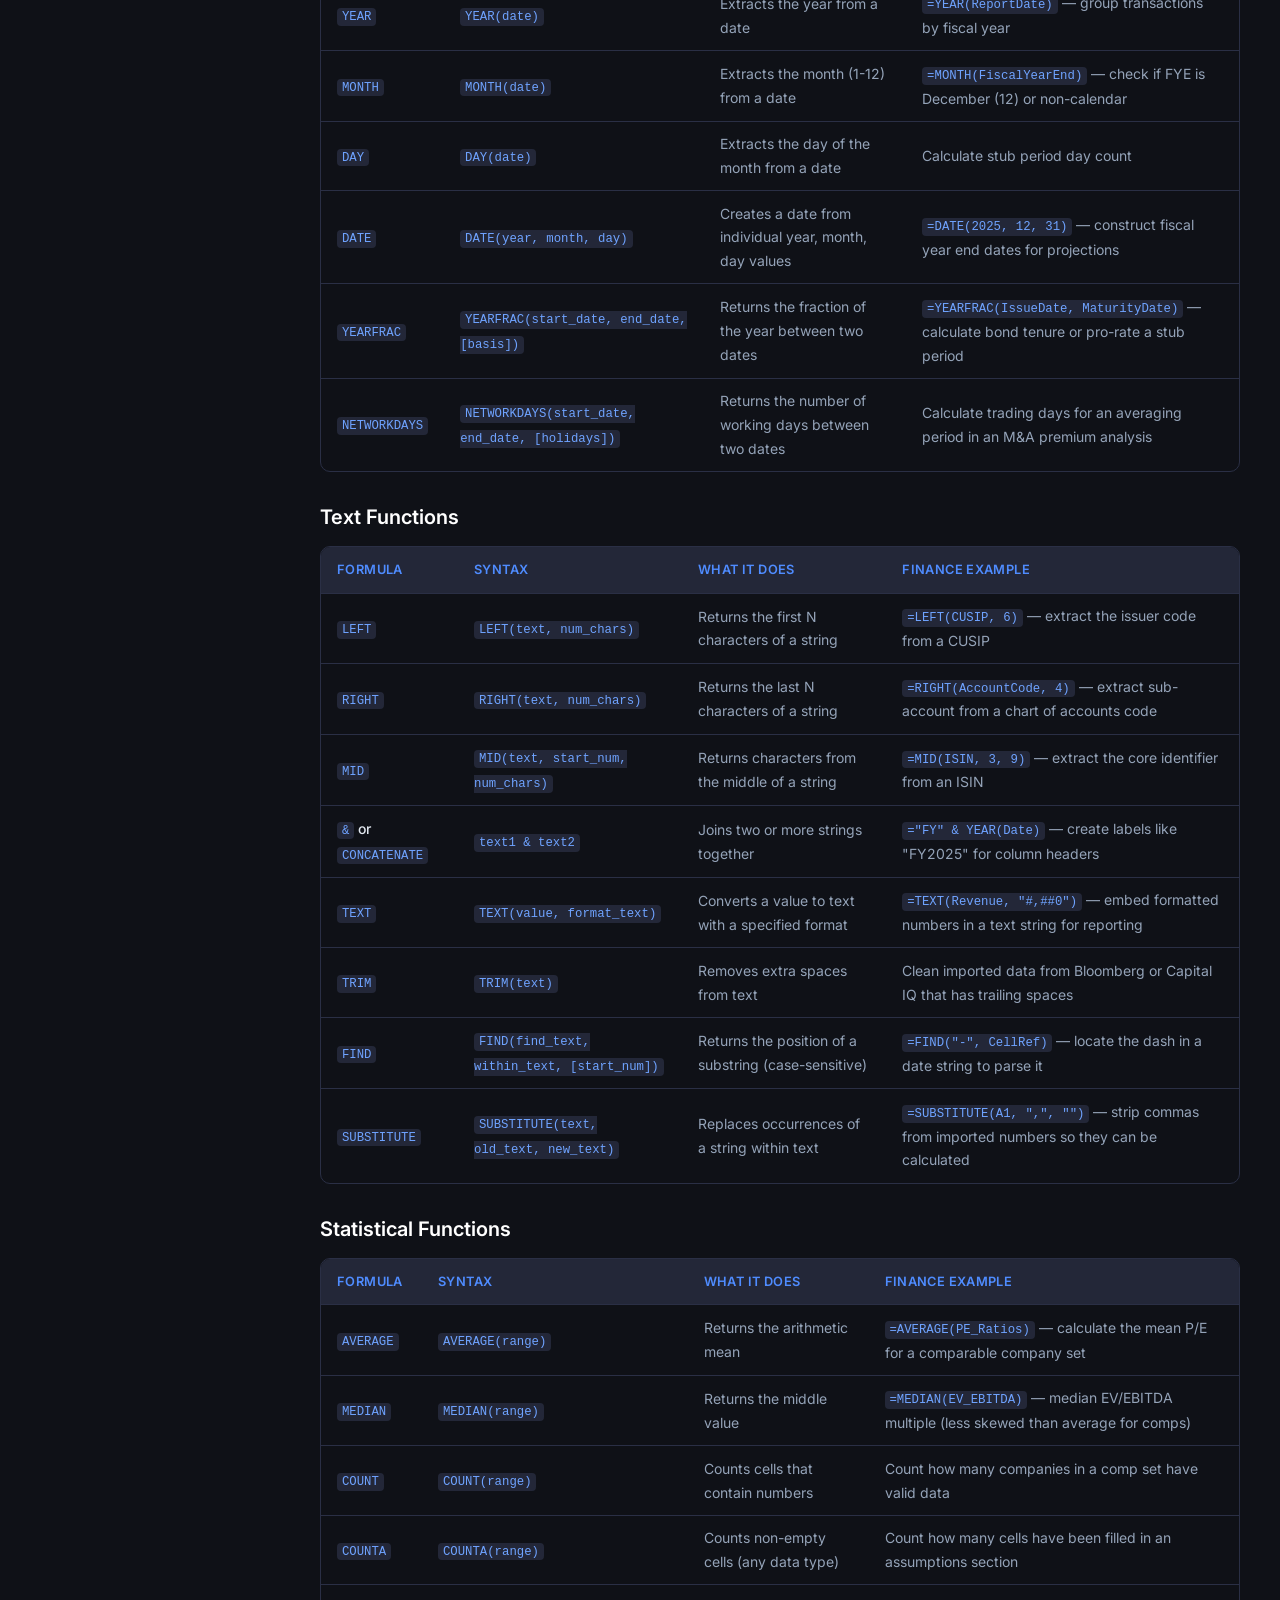
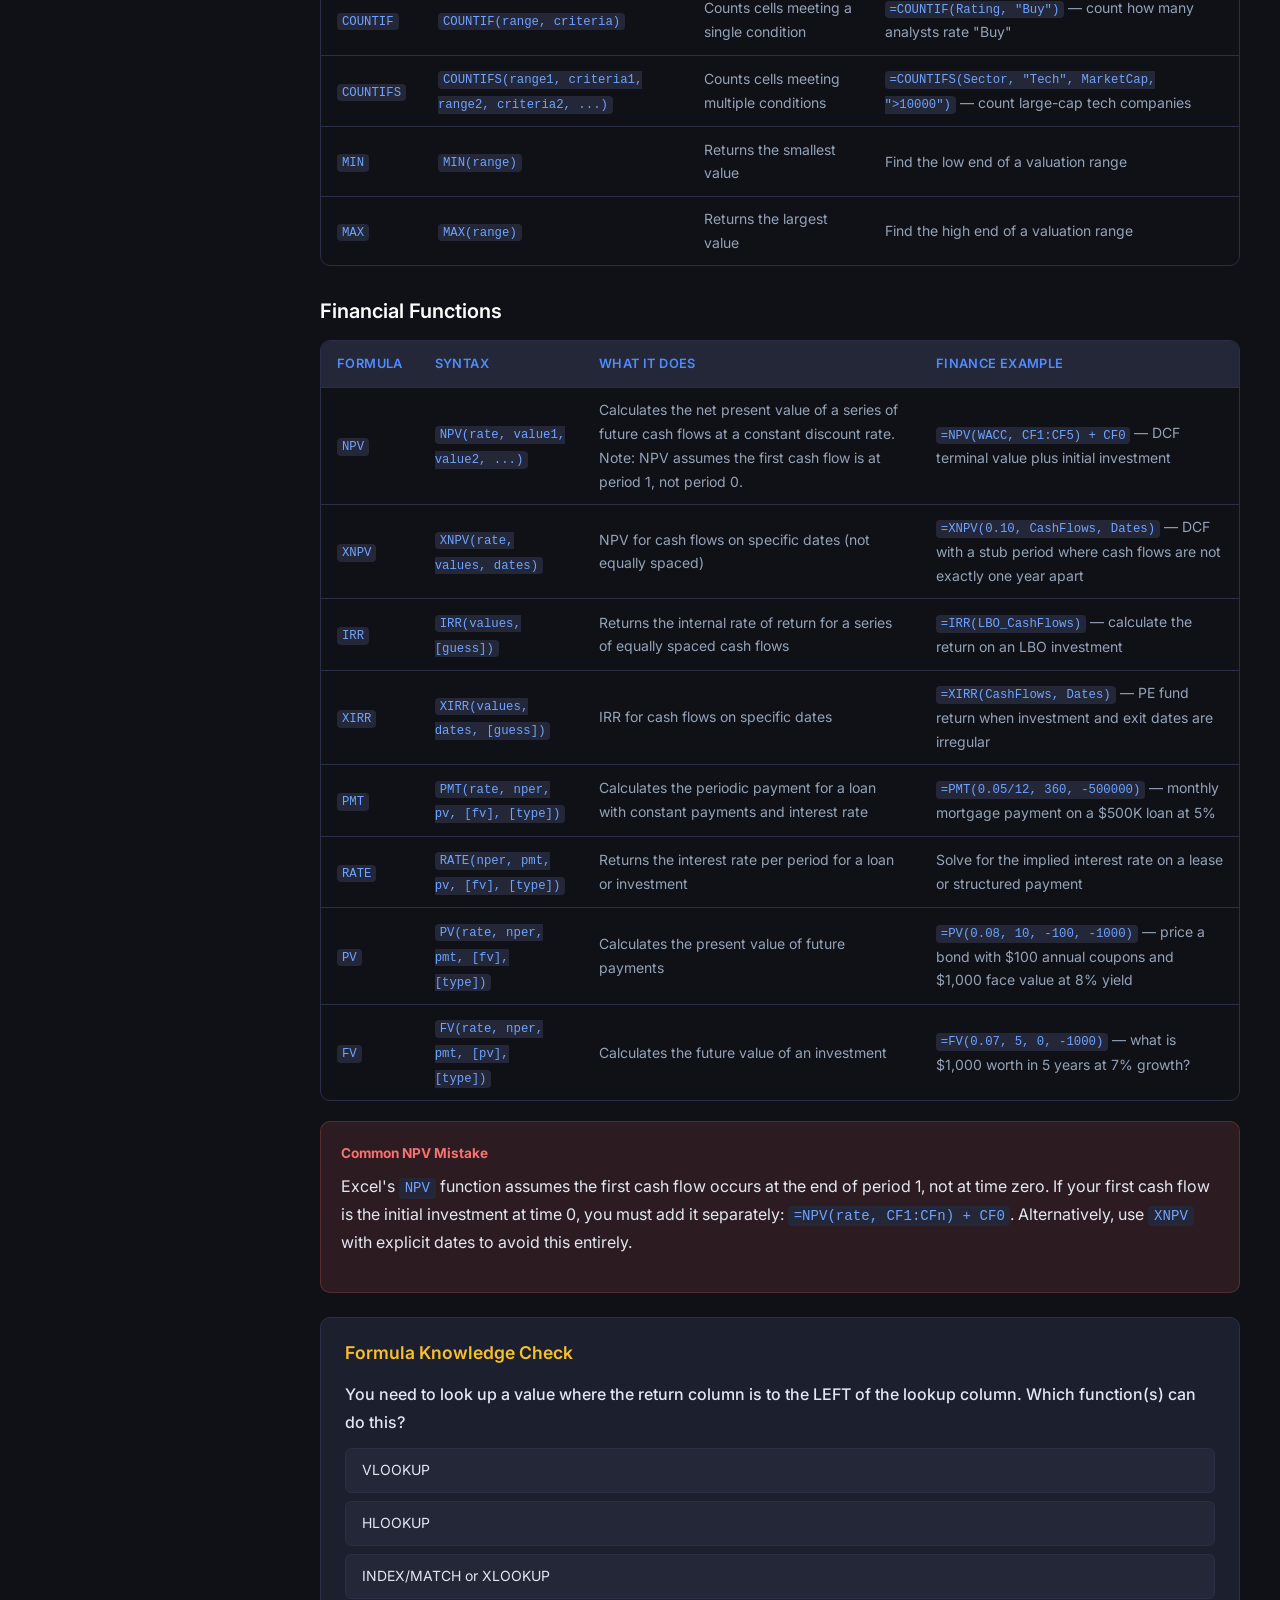
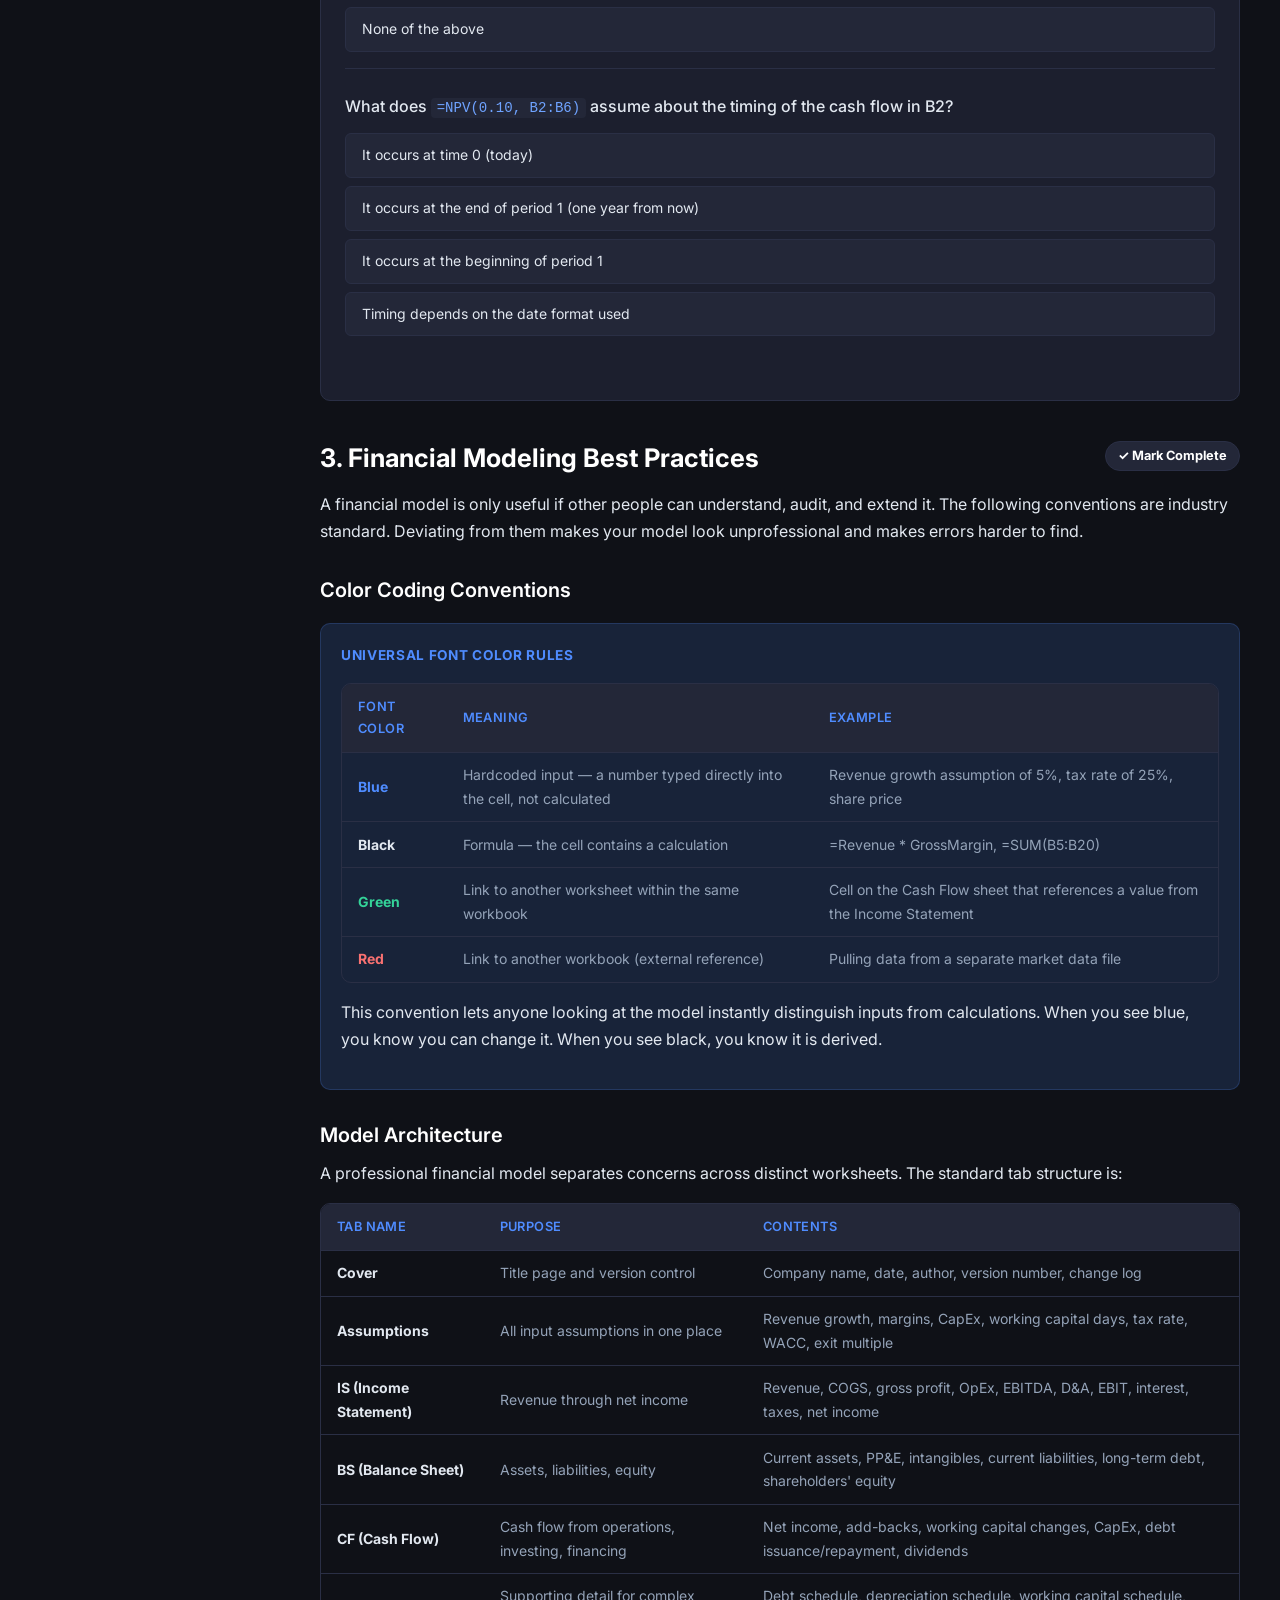
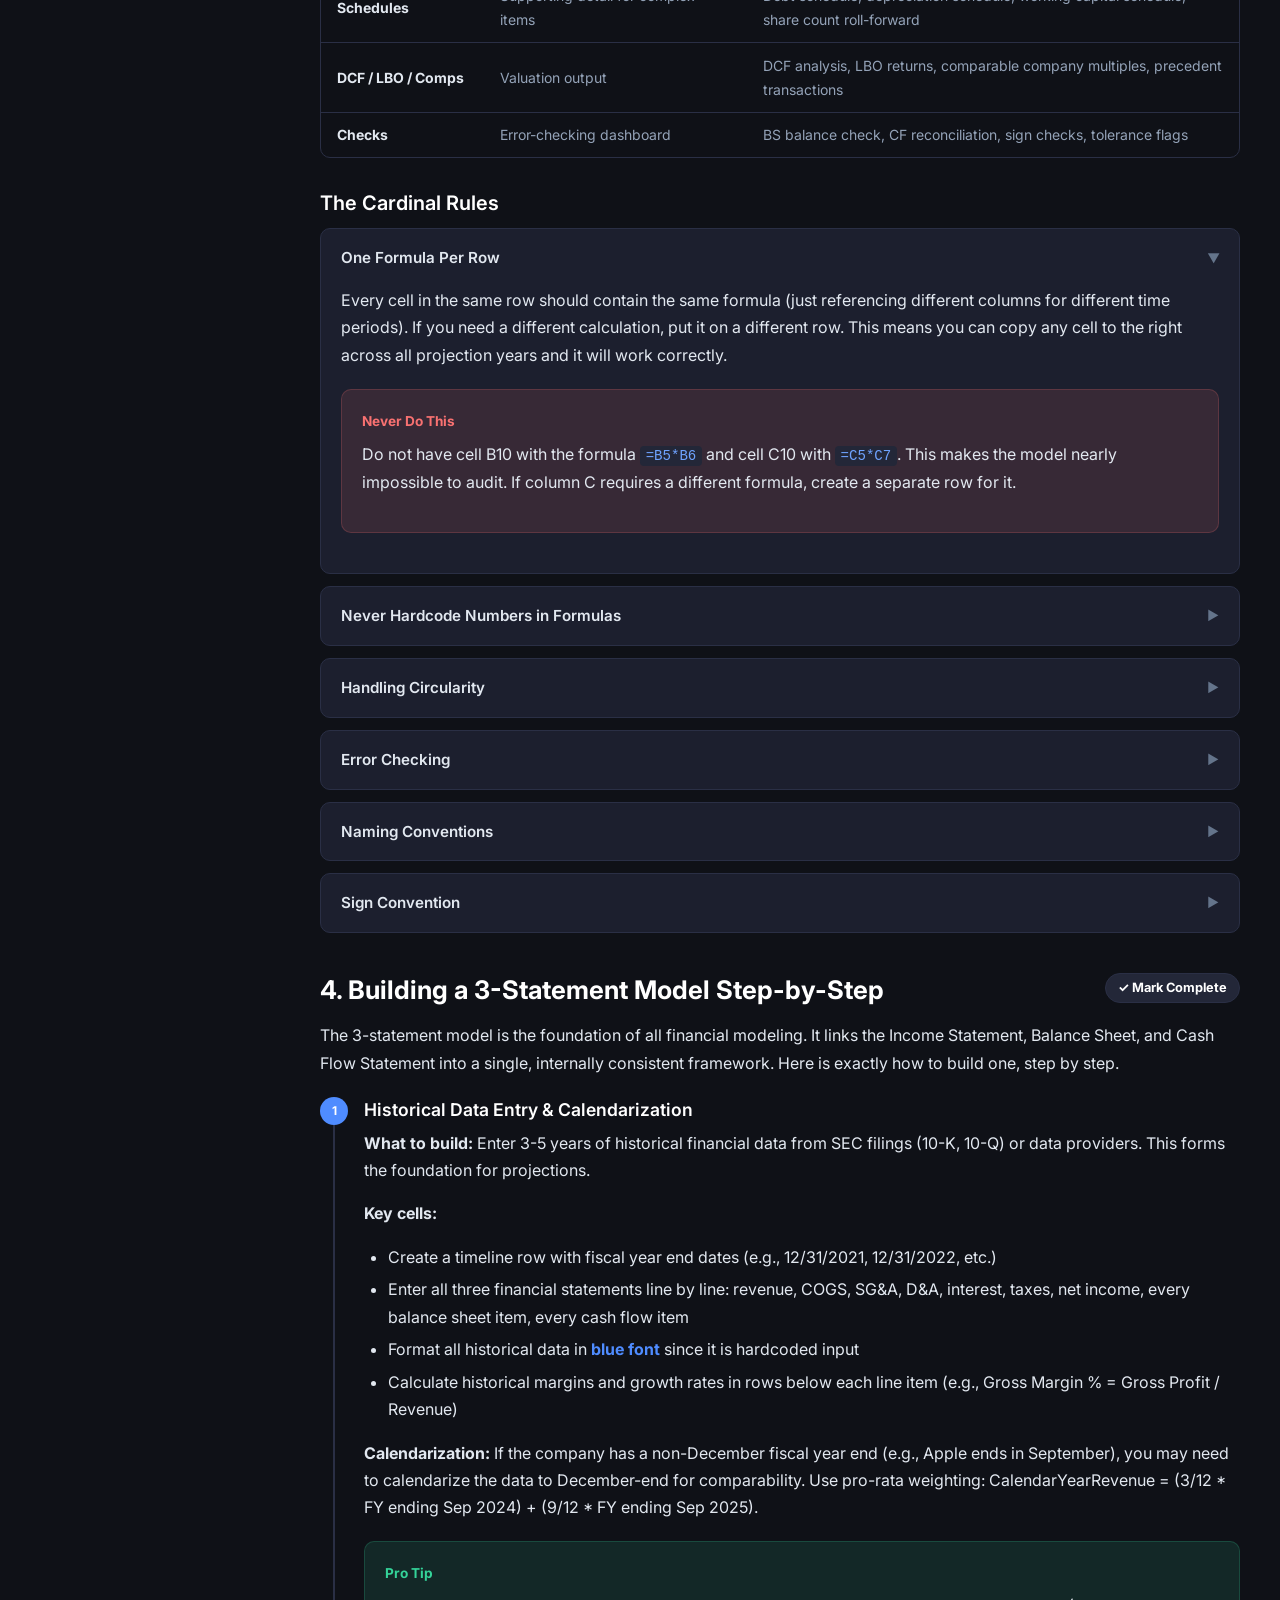
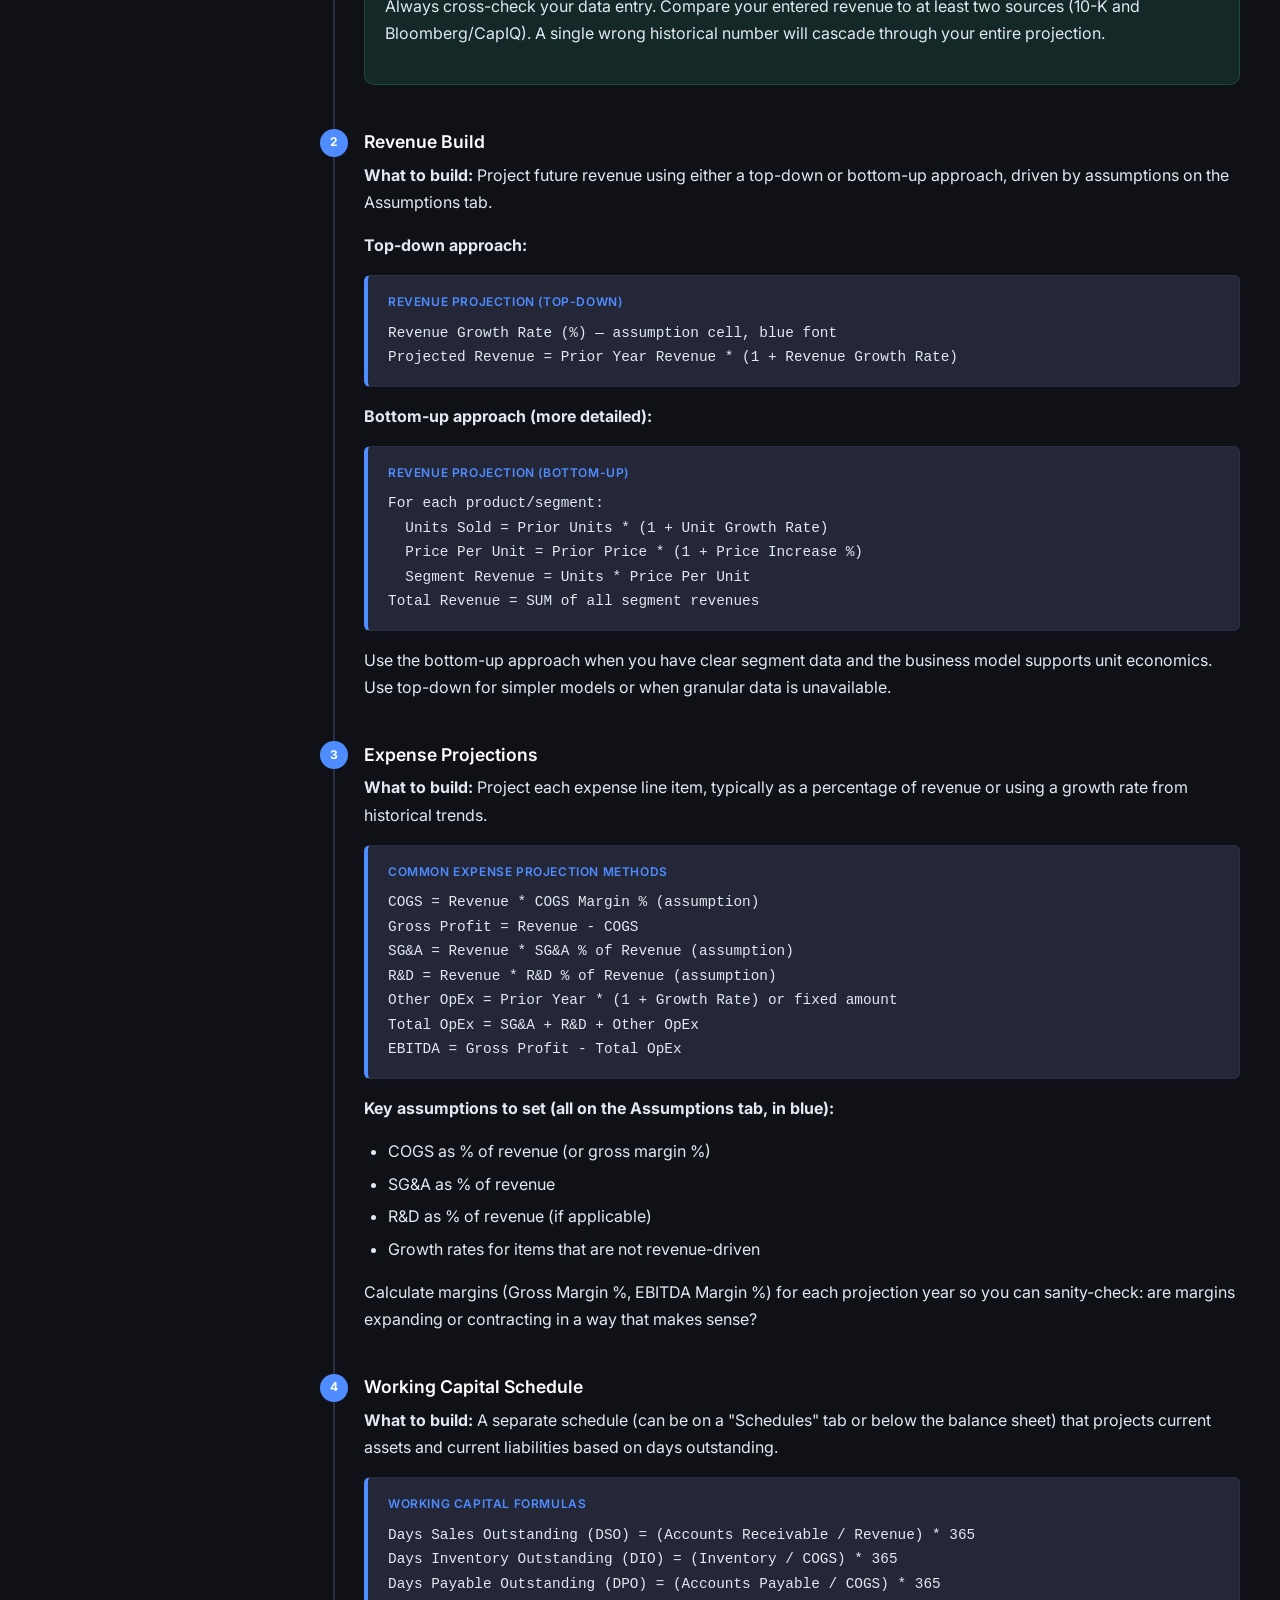
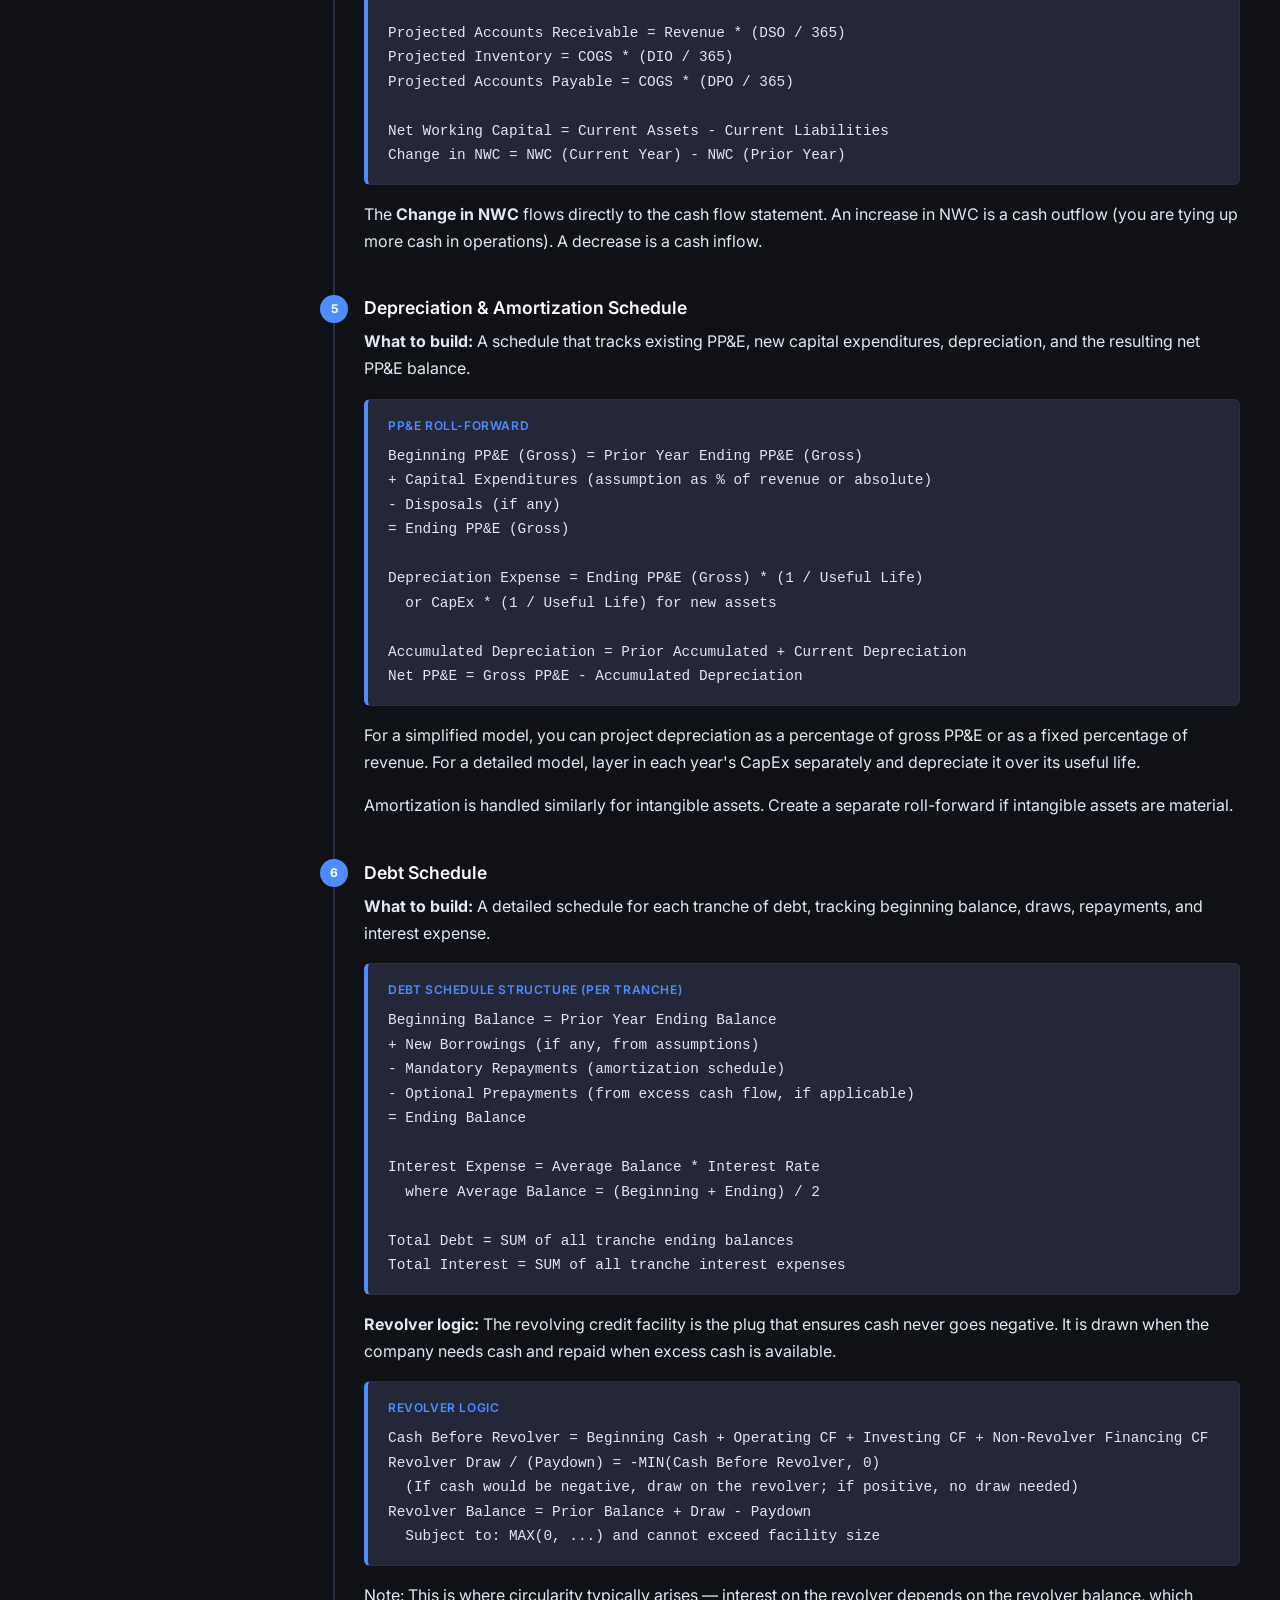
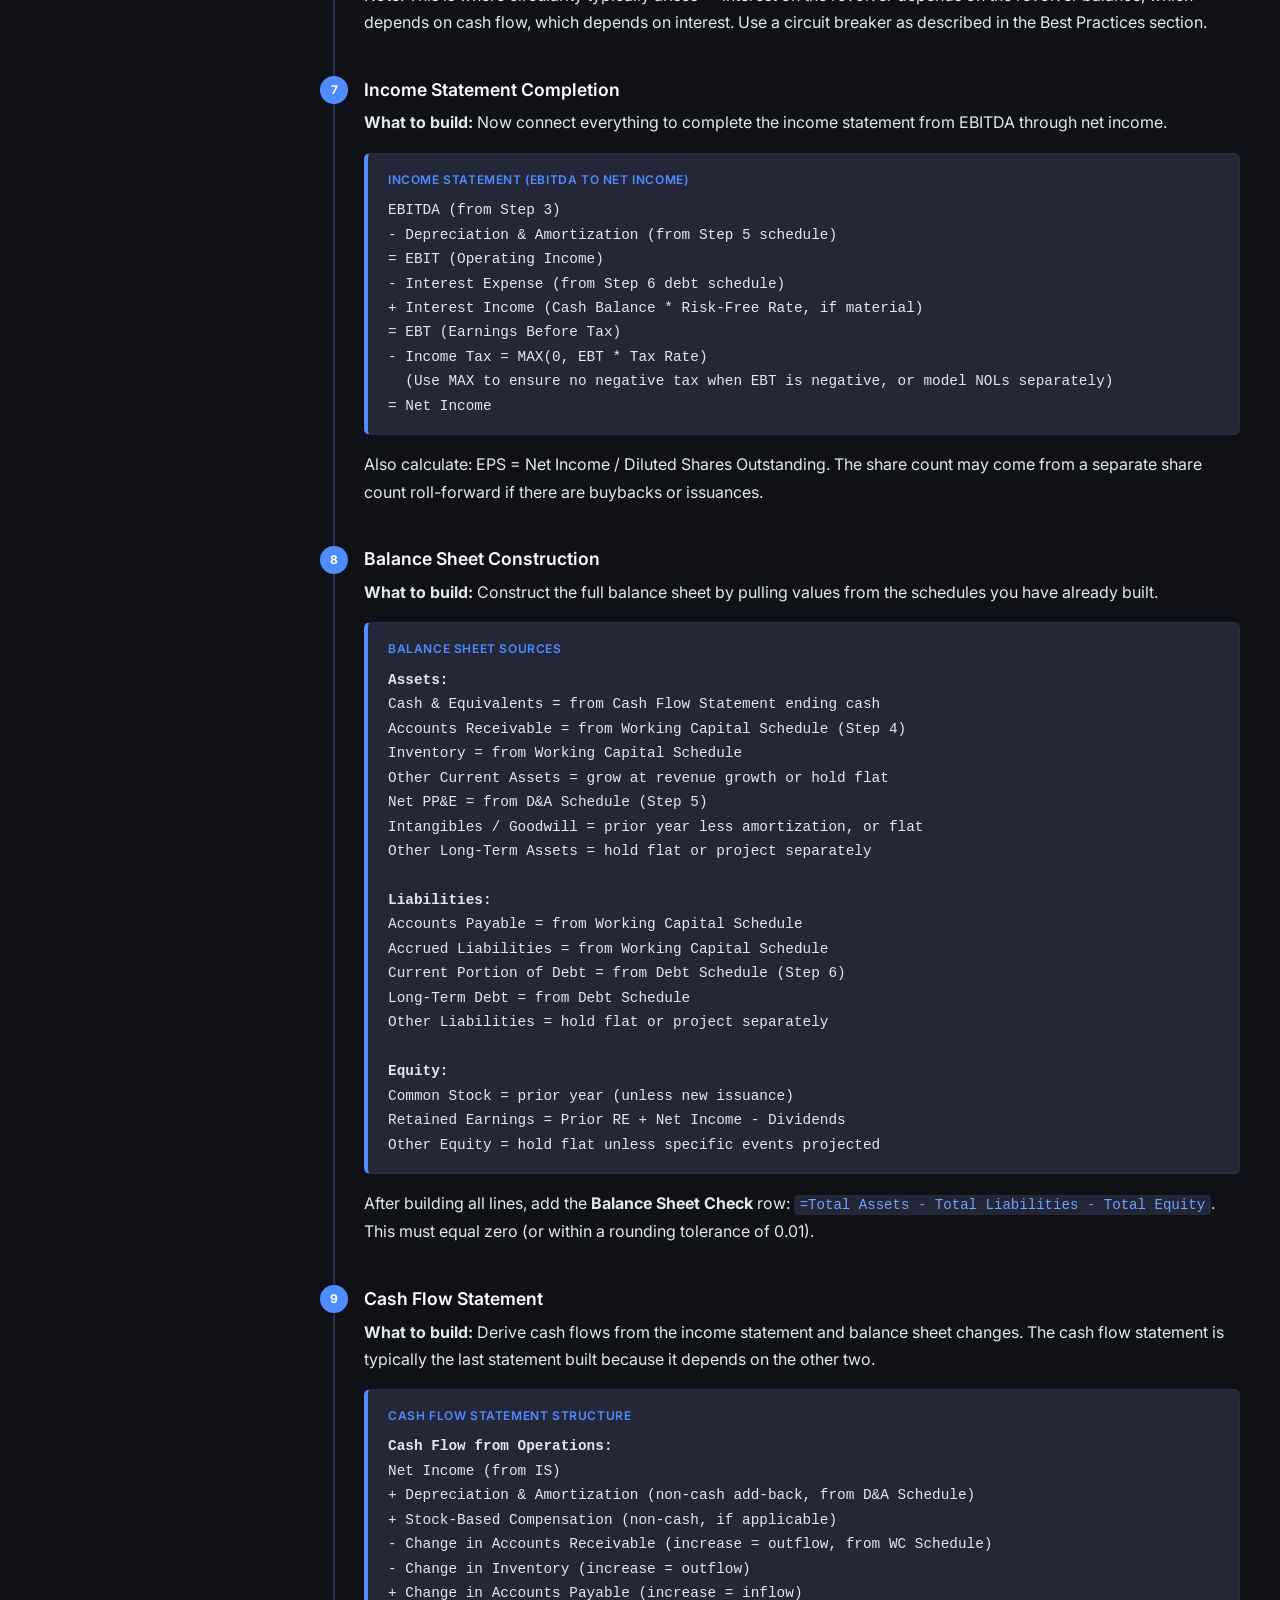
<file: pages/excel.html>
<!DOCTYPE html>
<html lang="en">
<head>
  <meta charset="UTF-8">
  <meta name="viewport" content="width=device-width, initial-scale=1.0">
  <title>Excel & Financial Modeling — Finance Mastery</title>
  <link rel="stylesheet" href="../css/styles.css">
  <link href="https://fonts.googleapis.com/css2?family=Inter:wght@400;500;600;700;800&display=swap" rel="stylesheet">
</head>
<body>
<div class="app-layout">

  <!-- SIDEBAR -->
  <aside class="sidebar">
    <div class="sidebar-header"><h1>Finance Mastery</h1><div class="subtitle">Zero to Job-Ready</div></div>
    <nav class="sidebar-nav">
      <div class="nav-section"><div class="nav-section-title">Dashboard</div><a href="../index.html" class="nav-link"><span class="icon">&#x1F4CA;</span> Home</a></div>
      <div class="nav-section"><div class="nav-section-title">Core Curriculum</div>
        <a href="foundations.html" class="nav-link"><span class="icon">&#x1F3D7;&#xFE0F;</span> Foundations</a>
        <a href="ibd.html" class="nav-link"><span class="icon">&#x1F3E6;</span> Investment Banking</a>
        <a href="pe.html" class="nav-link"><span class="icon">&#x1F4BC;</span> Private Equity</a>
        <a href="vc.html" class="nav-link"><span class="icon">&#x1F680;</span> Venture Capital</a>
        <a href="consulting.html" class="nav-link"><span class="icon">&#x1F9E0;</span> Consulting</a>
      </div>
      <div class="nav-section"><div class="nav-section-title">Skills & Prep</div>
        <a href="excel.html" class="nav-link active"><span class="icon">&#x1F4D0;</span> Excel & Modeling</a>
        <a href="interview.html" class="nav-link"><span class="icon">&#x1F3AF;</span> Interview Prep</a>
      </div>
    </nav>
    <div class="sidebar-footer"><div style="display:flex;justify-content:space-between;align-items:center;"><span class="progress-pct-text" style="font-weight:700;color:var(--accent);">0%</span><span style="color:var(--text-muted);font-size:0.75rem;">Overall Progress</span></div><div class="progress-bar-container"><div class="progress-bar-fill" style="width:0%"></div></div></div>
  </aside>

  <!-- MAIN -->
  <main class="main-content">
    <header class="content-header">
      <div>
        <div class="breadcrumb">Skills & Prep <span>/ Excel & Financial Modeling</span></div>
        <h2>Excel & Financial Modeling</h2>
      </div>
      <button class="hamburger" aria-label="Menu">&#9776;</button>
    </header>

    <div class="content-body">

      <!-- Page Progress -->
      <div class="page-progress" data-page="excel">
        <span class="progress-text">Page Progress</span>
        <div class="progress-bar-container"><div class="progress-bar-fill" style="width:0%"></div></div>
        <span class="progress-pct">0%</span>
      </div>

      <p>Excel is the lingua franca of finance. Every analyst, associate, VP, and MD lives in spreadsheets. This page covers everything you need to go from zero to building professional-grade financial models: keyboard shortcuts that make you fast, formulas that power every model, best practices that keep your work clean, and a step-by-step guide to building a full 3-statement model.</p>

      <!-- ============================================================ -->
      <!-- SECTION 1: KEYBOARD SHORTCUTS -->
      <!-- ============================================================ -->
      <h2 id="shortcuts">1. Excel Keyboard Shortcuts &mdash; The Must-Know List
        <span class="section-check" data-section-page="excel" data-section-id="shortcuts">&#x2713; Mark Complete</span>
      </h2>

      <p>Speed in Excel is not optional &mdash; it is expected. In investment banking, you will be judged on how fast you can navigate, edit, and format a model. Mouse usage should be minimized. Learn these shortcuts until they are muscle memory.</p>

      <!-- Navigation -->
      <div class="collapsible open">
        <div class="collapsible-header">Navigation Shortcuts <span class="chevron">&#x25B6;</span></div>
        <div class="collapsible-body"><div class="collapsible-content">
          <div class="table-container">
            <table>
              <thead><tr><th>Shortcut</th><th>Action</th><th>When to Use</th></tr></thead>
              <tbody>
                <tr><td><code>Ctrl + Arrow Key</code></td><td>Jump to the edge of the data region in that direction</td><td>Quickly move to the last row of revenue data or the end of a schedule</td></tr>
                <tr><td><code>Ctrl + Home</code></td><td>Jump to cell A1</td><td>Return to the top-left corner of any sheet instantly</td></tr>
                <tr><td><code>Ctrl + End</code></td><td>Jump to the last used cell in the worksheet</td><td>Find where your data ends; useful to check for stray data</td></tr>
                <tr><td><code>Ctrl + PgUp</code></td><td>Switch to the previous worksheet tab</td><td>Move between IS, BS, CF sheets without using the mouse</td></tr>
                <tr><td><code>Ctrl + PgDn</code></td><td>Switch to the next worksheet tab</td><td>Cycle through model tabs in order</td></tr>
                <tr><td><code>Ctrl + G</code> or <code>F5</code></td><td>Open the Go To dialog</td><td>Navigate to a specific cell reference, named range, or use Special to find blanks/formulas/errors</td></tr>
                <tr><td><code>Ctrl + F</code></td><td>Find</td><td>Search for a specific value, formula, or text across the workbook</td></tr>
                <tr><td><code>Ctrl + H</code></td><td>Find &amp; Replace</td><td>Batch-replace a ticker, company name, or assumption value across the model</td></tr>
                <tr><td><code>Tab</code></td><td>Move to the next cell to the right</td><td>Quickly enter data across a row (after pressing Enter, Tab moves right instead of down)</td></tr>
                <tr><td><code>Ctrl + Tab</code></td><td>Switch between open workbooks</td><td>Toggle between your model and the data source workbook</td></tr>
              </tbody>
            </table>
          </div>
        </div></div>
      </div>

      <!-- Selection -->
      <div class="collapsible">
        <div class="collapsible-header">Selection Shortcuts <span class="chevron">&#x25B6;</span></div>
        <div class="collapsible-body"><div class="collapsible-content">
          <div class="table-container">
            <table>
              <thead><tr><th>Shortcut</th><th>Action</th><th>When to Use</th></tr></thead>
              <tbody>
                <tr><td><code>Ctrl + Shift + Arrow</code></td><td>Select from current cell to the edge of the data region</td><td>Highlight an entire column of projections to copy, format, or delete</td></tr>
                <tr><td><code>Ctrl + Space</code></td><td>Select the entire column</td><td>Apply formatting or delete an entire column of data</td></tr>
                <tr><td><code>Shift + Space</code></td><td>Select the entire row</td><td>Highlight a full row to insert, delete, or format</td></tr>
                <tr><td><code>Ctrl + A</code></td><td>Select all cells (or current data region if inside data)</td><td>Select your entire dataset before pasting into a new location or formatting</td></tr>
                <tr><td><code>Shift + Arrow</code></td><td>Extend selection one cell at a time</td><td>Fine-tune a selection to include or exclude specific cells</td></tr>
                <tr><td><code>Ctrl + Shift + Home</code></td><td>Select from current cell to A1</td><td>Quickly select everything above your current position</td></tr>
                <tr><td><code>Ctrl + Shift + End</code></td><td>Select from current cell to the last used cell</td><td>Grab all remaining data from your cursor to the end</td></tr>
              </tbody>
            </table>
          </div>
        </div></div>
      </div>

      <!-- Editing -->
      <div class="collapsible">
        <div class="collapsible-header">Editing Shortcuts <span class="chevron">&#x25B6;</span></div>
        <div class="collapsible-body"><div class="collapsible-content">
          <div class="table-container">
            <table>
              <thead><tr><th>Shortcut</th><th>Action</th><th>When to Use</th></tr></thead>
              <tbody>
                <tr><td><code>F2</code></td><td>Enter edit mode for the active cell</td><td>Modify an existing formula without retyping it; see which cells are referenced (color-coded)</td></tr>
                <tr><td><code>F4</code></td><td>Toggle absolute/relative reference ($)</td><td>Lock a row, column, or both when building a formula you plan to copy across cells</td></tr>
                <tr><td><code>Ctrl + D</code></td><td>Fill Down &mdash; copy the cell above into the selected cells</td><td>Propagate a formula down an entire column of projections</td></tr>
                <tr><td><code>Ctrl + R</code></td><td>Fill Right &mdash; copy the cell to the left into the selected cells</td><td>Copy a formula across projection years horizontally</td></tr>
                <tr><td><code>Ctrl + ;</code></td><td>Insert today's date as a static value</td><td>Timestamp when you last updated the model</td></tr>
                <tr><td><code>Ctrl + Shift + ;</code></td><td>Insert the current time as a static value</td><td>Timestamp for version tracking</td></tr>
                <tr><td><code>Ctrl + Z</code></td><td>Undo</td><td>Reverse the last action (Excel stores many levels of undo)</td></tr>
                <tr><td><code>Ctrl + Y</code></td><td>Redo</td><td>Re-apply an undone action</td></tr>
                <tr><td><code>Ctrl + C / Ctrl + V</code></td><td>Copy / Paste</td><td>Standard copy-paste; note that paste in Excel includes formatting by default</td></tr>
                <tr><td><code>Ctrl + Alt + V</code></td><td>Paste Special dialog</td><td>Paste only values, formulas, formats, or transpose; critical for hardcoding values</td></tr>
                <tr><td><code>Esc</code></td><td>Cancel the current edit</td><td>Back out of a formula you started typing without committing it</td></tr>
                <tr><td><code>Delete</code></td><td>Clear cell contents (keep formatting)</td><td>Remove values while preserving number formats and borders</td></tr>
              </tbody>
            </table>
          </div>
        </div></div>
      </div>

      <!-- Formatting -->
      <div class="collapsible">
        <div class="collapsible-header">Formatting Shortcuts <span class="chevron">&#x25B6;</span></div>
        <div class="collapsible-body"><div class="collapsible-content">
          <div class="table-container">
            <table>
              <thead><tr><th>Shortcut</th><th>Action</th><th>When to Use</th></tr></thead>
              <tbody>
                <tr><td><code>Ctrl + 1</code></td><td>Open the Format Cells dialog</td><td>Access all formatting options: number, alignment, font, border, fill, protection</td></tr>
                <tr><td><code>Ctrl + B</code></td><td>Toggle bold</td><td>Bold header rows, section labels, and totals</td></tr>
                <tr><td><code>Ctrl + I</code></td><td>Toggle italic</td><td>Italicize notes, assumptions, or supplementary text</td></tr>
                <tr><td><code>Ctrl + U</code></td><td>Toggle underline</td><td>Underline subtotals (single) or grand totals (double via Format Cells)</td></tr>
                <tr><td><code>Ctrl + Shift + $</code></td><td>Apply Currency format</td><td>Format dollar amounts in the income statement or balance sheet</td></tr>
                <tr><td><code>Ctrl + Shift + %</code></td><td>Apply Percentage format</td><td>Format growth rates, margins, and return metrics</td></tr>
                <tr><td><code>Ctrl + Shift + #</code></td><td>Apply Date format (d-mmm-yy)</td><td>Format dates in assumption cells or timeline headers</td></tr>
                <tr><td><code>Ctrl + Shift + ~</code></td><td>Apply General format</td><td>Reset a cell to the default format when things look wrong</td></tr>
                <tr><td><code>Ctrl + Shift + !</code></td><td>Apply Number format with commas</td><td>Format large numbers like revenue (1,000,000)</td></tr>
                <tr><td><code>Alt + H + B + A</code></td><td>Apply borders (All Borders)</td><td>Add grid lines to a schedule or table</td></tr>
              </tbody>
            </table>
          </div>
        </div></div>
      </div>

      <!-- Insert / Delete -->
      <div class="collapsible">
        <div class="collapsible-header">Insert &amp; Delete Shortcuts <span class="chevron">&#x25B6;</span></div>
        <div class="collapsible-body"><div class="collapsible-content">
          <div class="table-container">
            <table>
              <thead><tr><th>Shortcut</th><th>Action</th><th>When to Use</th></tr></thead>
              <tbody>
                <tr><td><code>Ctrl + Shift + +</code></td><td>Insert cells, rows, or columns (based on selection)</td><td>Add a new line item to the income statement or a new projection year</td></tr>
                <tr><td><code>Ctrl + -</code></td><td>Delete cells, rows, or columns (based on selection)</td><td>Remove an unnecessary row or column from the model</td></tr>
                <tr><td><code>Alt + I, R</code></td><td>Insert a row (legacy menu)</td><td>Quickly insert a single row above the active cell</td></tr>
                <tr><td><code>Alt + I, C</code></td><td>Insert a column (legacy menu)</td><td>Quickly insert a single column to the left of the active cell</td></tr>
                <tr><td><code>Ctrl + Shift + L</code></td><td>Toggle AutoFilter on/off</td><td>Add dropdown filters to a data table for analysis</td></tr>
              </tbody>
            </table>
          </div>
        </div></div>
      </div>

      <!-- Workbook & Formulas -->
      <div class="collapsible">
        <div class="collapsible-header">Workbook &amp; Formula Shortcuts <span class="chevron">&#x25B6;</span></div>
        <div class="collapsible-body"><div class="collapsible-content">
          <div class="table-container">
            <table>
              <thead><tr><th>Shortcut</th><th>Action</th><th>When to Use</th></tr></thead>
              <tbody>
                <tr><td><code>Ctrl + N</code></td><td>New workbook</td><td>Start a fresh model from scratch</td></tr>
                <tr><td><code>Ctrl + S</code></td><td>Save</td><td>Save constantly &mdash; every few minutes at minimum. Lost work is unrecoverable pain.</td></tr>
                <tr><td><code>F12</code></td><td>Save As</td><td>Save a new version of the model (e.g., "Model_v3_2024-01-15.xlsx")</td></tr>
                <tr><td><code>Ctrl + W</code></td><td>Close the current workbook</td><td>Close a reference file when done pulling data</td></tr>
                <tr><td><code>Alt + =</code></td><td>AutoSum &mdash; inserts a SUM formula for the adjacent range</td><td>Quickly sum a column of numbers (verify the range is correct)</td></tr>
                <tr><td><code>Ctrl + `</code></td><td>Toggle Show Formulas mode</td><td>Audit a model by seeing all formulas instead of values; find hardcoded numbers</td></tr>
                <tr><td><code>F9</code></td><td>Evaluate the selected portion of a formula (in edit mode)</td><td>Debug a complex formula by calculating just one part of it to see the intermediate result</td></tr>
                <tr><td><code>Ctrl + [</code></td><td>Trace precedents &mdash; jump to the cells referenced by the current formula</td><td>Follow a formula's inputs back to their source; essential for auditing models</td></tr>
                <tr><td><code>Ctrl + ]</code></td><td>Trace dependents &mdash; jump to cells that reference the current cell</td><td>See what breaks if you change this cell</td></tr>
                <tr><td><code>Ctrl + Shift + Enter</code></td><td>Enter an array formula (legacy; not needed in Excel 365 with dynamic arrays)</td><td>Used in older versions for SUMPRODUCT-like multi-cell operations</td></tr>
              </tbody>
            </table>
          </div>
        </div></div>
      </div>

      <div class="tip-box">
        <div class="tip-title">Speed Drill</div>
        <p>Spend 15 minutes each day for two weeks practicing these shortcuts. Open any spreadsheet, navigate without the mouse, select ranges, format cells, and insert/delete rows. After two weeks, these will be second nature.</p>
      </div>

      <!-- ============================================================ -->
      <!-- SECTION 2: ESSENTIAL FORMULAS -->
      <!-- ============================================================ -->
      <h2 id="formulas">2. Essential Formulas for Finance
        <span class="section-check" data-section-page="excel" data-section-id="formulas">&#x2713; Mark Complete</span>
      </h2>

      <p>Financial models are built on formulas. You do not need to memorize every function in Excel &mdash; but you need to master the ones below. These are the formulas that appear in virtually every model you will build or inherit.</p>

      <!-- Lookup Functions -->
      <h3 id="formulas-lookup">Lookup Functions</h3>
      <div class="table-container">
        <table>
          <thead><tr><th>Formula</th><th>Syntax</th><th>What It Does</th><th>Finance Example</th></tr></thead>
          <tbody>
            <tr>
              <td><code>VLOOKUP</code></td>
              <td><code>VLOOKUP(lookup_value, table_array, col_index_num, [range_lookup])</code></td>
              <td>Searches the first column of a range for a value and returns a value from a specified column in the same row</td>
              <td>Pull a company's revenue from a data table by ticker: <code>=VLOOKUP("AAPL", DataTable, 3, FALSE)</code></td>
            </tr>
            <tr>
              <td><code>HLOOKUP</code></td>
              <td><code>HLOOKUP(lookup_value, table_array, row_index_num, [range_lookup])</code></td>
              <td>Same as VLOOKUP but searches across the first row and returns from a specified row</td>
              <td>Pull 2024 revenue from a horizontal time series: <code>=HLOOKUP(2024, Revenue_Table, 2, FALSE)</code></td>
            </tr>
            <tr>
              <td><code>INDEX</code></td>
              <td><code>INDEX(array, row_num, [col_num])</code></td>
              <td>Returns the value at a specified row and column intersection within a range</td>
              <td>Used with MATCH to create flexible lookups (see below)</td>
            </tr>
            <tr>
              <td><code>MATCH</code></td>
              <td><code>MATCH(lookup_value, lookup_array, [match_type])</code></td>
              <td>Returns the relative position of a value within a range</td>
              <td>Find the column number for the year 2025: <code>=MATCH(2025, YearRow, 0)</code></td>
            </tr>
            <tr>
              <td><code>INDEX/MATCH</code></td>
              <td><code>INDEX(return_range, MATCH(lookup_value, lookup_range, 0))</code></td>
              <td>Two-function combo that looks up a value and returns from any column &mdash; more flexible than VLOOKUP</td>
              <td><code>=INDEX(Revenue, MATCH("AAPL", Tickers, 0))</code> &mdash; works regardless of column position</td>
            </tr>
            <tr>
              <td><code>XLOOKUP</code></td>
              <td><code>XLOOKUP(lookup_value, lookup_array, return_array, [if_not_found], [match_mode])</code></td>
              <td>Modern replacement for VLOOKUP/HLOOKUP &mdash; looks in any direction, handles errors natively</td>
              <td><code>=XLOOKUP("AAPL", Tickers, Revenue, "Not Found")</code> &mdash; clean, no column index needed</td>
            </tr>
          </tbody>
        </table>
      </div>

      <div class="key-concept">
        <div class="concept-title">Why INDEX/MATCH Is Superior to VLOOKUP</div>
        <ul>
          <li><strong>Lookup left:</strong> VLOOKUP can only return values to the right of the lookup column. INDEX/MATCH can look up and return from any column.</li>
          <li><strong>Column insertions:</strong> If you insert a column in the middle of your VLOOKUP table, the col_index_num breaks. INDEX/MATCH references specific ranges, so it is immune.</li>
          <li><strong>Performance:</strong> MATCH only searches the lookup column, while VLOOKUP loads the entire table_array. INDEX/MATCH is faster on large datasets.</li>
          <li><strong>Two-dimensional:</strong> You can nest MATCH in both the row and column arguments of INDEX for a two-way lookup.</li>
        </ul>
      </div>

      <!-- Logical Functions -->
      <h3 id="formulas-logical">Logical Functions</h3>
      <div class="table-container">
        <table>
          <thead><tr><th>Formula</th><th>Syntax</th><th>What It Does</th><th>Finance Example</th></tr></thead>
          <tbody>
            <tr>
              <td><code>IF</code></td>
              <td><code>IF(logical_test, value_if_true, value_if_false)</code></td>
              <td>Returns one value if a condition is TRUE and another if FALSE</td>
              <td><code>=IF(EBITDA>0, EBITDA*Multiple, 0)</code> &mdash; only apply a multiple if EBITDA is positive</td>
            </tr>
            <tr>
              <td><code>AND</code></td>
              <td><code>AND(condition1, condition2, ...)</code></td>
              <td>Returns TRUE only if all conditions are TRUE</td>
              <td><code>=IF(AND(Revenue>100, Margin>0.1), "Pass", "Fail")</code> &mdash; screen companies on multiple criteria</td>
            </tr>
            <tr>
              <td><code>OR</code></td>
              <td><code>OR(condition1, condition2, ...)</code></td>
              <td>Returns TRUE if any condition is TRUE</td>
              <td><code>=IF(OR(Debt/EBITDA>5, ICR&lt;1.5), "Risk", "OK")</code> &mdash; flag if either covenant is breached</td>
            </tr>
            <tr>
              <td><code>IFERROR</code></td>
              <td><code>IFERROR(value, value_if_error)</code></td>
              <td>Returns the value if no error; otherwise returns the fallback</td>
              <td><code>=IFERROR(NetIncome/Revenue, 0)</code> &mdash; prevents #DIV/0! when revenue is zero in early projections</td>
            </tr>
            <tr>
              <td><code>IFS</code></td>
              <td><code>IFS(condition1, value1, condition2, value2, ...)</code></td>
              <td>Evaluates multiple conditions in order and returns the value for the first TRUE condition</td>
              <td><code>=IFS(Rating="AAA", 0.03, Rating="AA", 0.04, Rating="A", 0.05, TRUE, 0.07)</code> &mdash; map credit ratings to spreads</td>
            </tr>
            <tr>
              <td><code>Nested IF</code></td>
              <td><code>IF(cond1, val1, IF(cond2, val2, IF(cond3, val3, default)))</code></td>
              <td>Chain IF statements for multiple outcomes (use IFS for cleaner syntax)</td>
              <td>Classify deal size: <code>=IF(EV>10000,"Large-Cap",IF(EV>2000,"Mid-Cap","Small-Cap"))</code></td>
            </tr>
          </tbody>
        </table>
      </div>

      <!-- Math Functions -->
      <h3 id="formulas-math">Math Functions</h3>
      <div class="table-container">
        <table>
          <thead><tr><th>Formula</th><th>Syntax</th><th>What It Does</th><th>Finance Example</th></tr></thead>
          <tbody>
            <tr><td><code>SUM</code></td><td><code>SUM(range)</code></td><td>Adds all numbers in a range</td><td><code>=SUM(B5:B20)</code> &mdash; total all revenue line items</td></tr>
            <tr><td><code>SUMIF</code></td><td><code>SUMIF(range, criteria, sum_range)</code></td><td>Sums cells that meet a single condition</td><td><code>=SUMIF(Region, "North America", Revenue)</code> &mdash; total revenue for one region</td></tr>
            <tr><td><code>SUMIFS</code></td><td><code>SUMIFS(sum_range, criteria_range1, criteria1, ...)</code></td><td>Sums cells that meet multiple conditions</td><td><code>=SUMIFS(Revenue, Region, "NA", Year, 2025)</code> &mdash; NA revenue in 2025 only</td></tr>
            <tr><td><code>SUMPRODUCT</code></td><td><code>SUMPRODUCT(array1, array2, ...)</code></td><td>Multiplies corresponding elements of arrays and returns the sum</td><td><code>=SUMPRODUCT(Units, PricePerUnit)</code> &mdash; calculate total revenue from unit economics</td></tr>
            <tr><td><code>ABS</code></td><td><code>ABS(number)</code></td><td>Returns the absolute value</td><td><code>=ABS(ChangeInWC)</code> &mdash; show magnitude of working capital change regardless of sign</td></tr>
            <tr><td><code>ROUND</code></td><td><code>ROUND(number, num_digits)</code></td><td>Rounds to a specified number of digits</td><td><code>=ROUND(EPS, 2)</code> &mdash; round earnings per share to two decimal places</td></tr>
            <tr><td><code>INT</code></td><td><code>INT(number)</code></td><td>Rounds down to the nearest integer</td><td><code>=INT(TotalShares/1000)*1000</code> &mdash; round share count to nearest thousand</td></tr>
            <tr><td><code>MOD</code></td><td><code>MOD(number, divisor)</code></td><td>Returns the remainder after division</td><td><code>=MOD(Period,4)=0</code> &mdash; identify quarter-end periods in a monthly model</td></tr>
            <tr><td><code>MIN / MAX</code></td><td><code>MIN(range)</code> / <code>MAX(range)</code></td><td>Returns the minimum or maximum value</td><td><code>=MAX(0, CashBeforeRevolver)</code> &mdash; ensure cash balance never goes negative (excess goes to revolver)</td></tr>
          </tbody>
        </table>
      </div>

      <!-- Date Functions -->
      <h3 id="formulas-date">Date Functions</h3>
      <div class="table-container">
        <table>
          <thead><tr><th>Formula</th><th>Syntax</th><th>What It Does</th><th>Finance Example</th></tr></thead>
          <tbody>
            <tr><td><code>EOMONTH</code></td><td><code>EOMONTH(start_date, months)</code></td><td>Returns the last day of the month, N months from start_date</td><td><code>=EOMONTH(ClosingDate, 12)</code> &mdash; find the first anniversary date for a debt maturity</td></tr>
            <tr><td><code>EDATE</code></td><td><code>EDATE(start_date, months)</code></td><td>Returns the same day-of-month, N months from start_date</td><td><code>=EDATE(StartDate, 6)</code> &mdash; calculate a semi-annual coupon payment date</td></tr>
            <tr><td><code>YEAR</code></td><td><code>YEAR(date)</code></td><td>Extracts the year from a date</td><td><code>=YEAR(ReportDate)</code> &mdash; group transactions by fiscal year</td></tr>
            <tr><td><code>MONTH</code></td><td><code>MONTH(date)</code></td><td>Extracts the month (1-12) from a date</td><td><code>=MONTH(FiscalYearEnd)</code> &mdash; check if FYE is December (12) or non-calendar</td></tr>
            <tr><td><code>DAY</code></td><td><code>DAY(date)</code></td><td>Extracts the day of the month from a date</td><td>Calculate stub period day count</td></tr>
            <tr><td><code>DATE</code></td><td><code>DATE(year, month, day)</code></td><td>Creates a date from individual year, month, day values</td><td><code>=DATE(2025, 12, 31)</code> &mdash; construct fiscal year end dates for projections</td></tr>
            <tr><td><code>YEARFRAC</code></td><td><code>YEARFRAC(start_date, end_date, [basis])</code></td><td>Returns the fraction of the year between two dates</td><td><code>=YEARFRAC(IssueDate, MaturityDate)</code> &mdash; calculate bond tenure or pro-rate a stub period</td></tr>
            <tr><td><code>NETWORKDAYS</code></td><td><code>NETWORKDAYS(start_date, end_date, [holidays])</code></td><td>Returns the number of working days between two dates</td><td>Calculate trading days for an averaging period in an M&amp;A premium analysis</td></tr>
          </tbody>
        </table>
      </div>

      <!-- Text Functions -->
      <h3 id="formulas-text">Text Functions</h3>
      <div class="table-container">
        <table>
          <thead><tr><th>Formula</th><th>Syntax</th><th>What It Does</th><th>Finance Example</th></tr></thead>
          <tbody>
            <tr><td><code>LEFT</code></td><td><code>LEFT(text, num_chars)</code></td><td>Returns the first N characters of a string</td><td><code>=LEFT(CUSIP, 6)</code> &mdash; extract the issuer code from a CUSIP</td></tr>
            <tr><td><code>RIGHT</code></td><td><code>RIGHT(text, num_chars)</code></td><td>Returns the last N characters of a string</td><td><code>=RIGHT(AccountCode, 4)</code> &mdash; extract sub-account from a chart of accounts code</td></tr>
            <tr><td><code>MID</code></td><td><code>MID(text, start_num, num_chars)</code></td><td>Returns characters from the middle of a string</td><td><code>=MID(ISIN, 3, 9)</code> &mdash; extract the core identifier from an ISIN</td></tr>
            <tr><td><code>&amp;</code> or <code>CONCATENATE</code></td><td><code>text1 &amp; text2</code></td><td>Joins two or more strings together</td><td><code>="FY" &amp; YEAR(Date)</code> &mdash; create labels like "FY2025" for column headers</td></tr>
            <tr><td><code>TEXT</code></td><td><code>TEXT(value, format_text)</code></td><td>Converts a value to text with a specified format</td><td><code>=TEXT(Revenue, "#,##0")</code> &mdash; embed formatted numbers in a text string for reporting</td></tr>
            <tr><td><code>TRIM</code></td><td><code>TRIM(text)</code></td><td>Removes extra spaces from text</td><td>Clean imported data from Bloomberg or Capital IQ that has trailing spaces</td></tr>
            <tr><td><code>FIND</code></td><td><code>FIND(find_text, within_text, [start_num])</code></td><td>Returns the position of a substring (case-sensitive)</td><td><code>=FIND("-", CellRef)</code> &mdash; locate the dash in a date string to parse it</td></tr>
            <tr><td><code>SUBSTITUTE</code></td><td><code>SUBSTITUTE(text, old_text, new_text)</code></td><td>Replaces occurrences of a string within text</td><td><code>=SUBSTITUTE(A1, ",", "")</code> &mdash; strip commas from imported numbers so they can be calculated</td></tr>
          </tbody>
        </table>
      </div>

      <!-- Statistical Functions -->
      <h3 id="formulas-stats">Statistical Functions</h3>
      <div class="table-container">
        <table>
          <thead><tr><th>Formula</th><th>Syntax</th><th>What It Does</th><th>Finance Example</th></tr></thead>
          <tbody>
            <tr><td><code>AVERAGE</code></td><td><code>AVERAGE(range)</code></td><td>Returns the arithmetic mean</td><td><code>=AVERAGE(PE_Ratios)</code> &mdash; calculate the mean P/E for a comparable company set</td></tr>
            <tr><td><code>MEDIAN</code></td><td><code>MEDIAN(range)</code></td><td>Returns the middle value</td><td><code>=MEDIAN(EV_EBITDA)</code> &mdash; median EV/EBITDA multiple (less skewed than average for comps)</td></tr>
            <tr><td><code>COUNT</code></td><td><code>COUNT(range)</code></td><td>Counts cells that contain numbers</td><td>Count how many companies in a comp set have valid data</td></tr>
            <tr><td><code>COUNTA</code></td><td><code>COUNTA(range)</code></td><td>Counts non-empty cells (any data type)</td><td>Count how many cells have been filled in an assumptions section</td></tr>
            <tr><td><code>COUNTIF</code></td><td><code>COUNTIF(range, criteria)</code></td><td>Counts cells meeting a single condition</td><td><code>=COUNTIF(Rating, "Buy")</code> &mdash; count how many analysts rate "Buy"</td></tr>
            <tr><td><code>COUNTIFS</code></td><td><code>COUNTIFS(range1, criteria1, range2, criteria2, ...)</code></td><td>Counts cells meeting multiple conditions</td><td><code>=COUNTIFS(Sector, "Tech", MarketCap, ">10000")</code> &mdash; count large-cap tech companies</td></tr>
            <tr><td><code>MIN</code></td><td><code>MIN(range)</code></td><td>Returns the smallest value</td><td>Find the low end of a valuation range</td></tr>
            <tr><td><code>MAX</code></td><td><code>MAX(range)</code></td><td>Returns the largest value</td><td>Find the high end of a valuation range</td></tr>
          </tbody>
        </table>
      </div>

      <!-- Financial Functions -->
      <h3 id="formulas-financial">Financial Functions</h3>
      <div class="table-container">
        <table>
          <thead><tr><th>Formula</th><th>Syntax</th><th>What It Does</th><th>Finance Example</th></tr></thead>
          <tbody>
            <tr>
              <td><code>NPV</code></td>
              <td><code>NPV(rate, value1, value2, ...)</code></td>
              <td>Calculates the net present value of a series of future cash flows at a constant discount rate. Note: NPV assumes the first cash flow is at period 1, not period 0.</td>
              <td><code>=NPV(WACC, CF1:CF5) + CF0</code> &mdash; DCF terminal value plus initial investment</td>
            </tr>
            <tr>
              <td><code>XNPV</code></td>
              <td><code>XNPV(rate, values, dates)</code></td>
              <td>NPV for cash flows on specific dates (not equally spaced)</td>
              <td><code>=XNPV(0.10, CashFlows, Dates)</code> &mdash; DCF with a stub period where cash flows are not exactly one year apart</td>
            </tr>
            <tr>
              <td><code>IRR</code></td>
              <td><code>IRR(values, [guess])</code></td>
              <td>Returns the internal rate of return for a series of equally spaced cash flows</td>
              <td><code>=IRR(LBO_CashFlows)</code> &mdash; calculate the return on an LBO investment</td>
            </tr>
            <tr>
              <td><code>XIRR</code></td>
              <td><code>XIRR(values, dates, [guess])</code></td>
              <td>IRR for cash flows on specific dates</td>
              <td><code>=XIRR(CashFlows, Dates)</code> &mdash; PE fund return when investment and exit dates are irregular</td>
            </tr>
            <tr>
              <td><code>PMT</code></td>
              <td><code>PMT(rate, nper, pv, [fv], [type])</code></td>
              <td>Calculates the periodic payment for a loan with constant payments and interest rate</td>
              <td><code>=PMT(0.05/12, 360, -500000)</code> &mdash; monthly mortgage payment on a $500K loan at 5%</td>
            </tr>
            <tr>
              <td><code>RATE</code></td>
              <td><code>RATE(nper, pmt, pv, [fv], [type])</code></td>
              <td>Returns the interest rate per period for a loan or investment</td>
              <td>Solve for the implied interest rate on a lease or structured payment</td>
            </tr>
            <tr>
              <td><code>PV</code></td>
              <td><code>PV(rate, nper, pmt, [fv], [type])</code></td>
              <td>Calculates the present value of future payments</td>
              <td><code>=PV(0.08, 10, -100, -1000)</code> &mdash; price a bond with $100 annual coupons and $1,000 face value at 8% yield</td>
            </tr>
            <tr>
              <td><code>FV</code></td>
              <td><code>FV(rate, nper, pmt, [pv], [type])</code></td>
              <td>Calculates the future value of an investment</td>
              <td><code>=FV(0.07, 5, 0, -1000)</code> &mdash; what is $1,000 worth in 5 years at 7% growth?</td>
            </tr>
          </tbody>
        </table>
      </div>

      <div class="warning-box">
        <div class="warning-title">Common NPV Mistake</div>
        <p>Excel's <code>NPV</code> function assumes the first cash flow occurs at the end of period 1, not at time zero. If your first cash flow is the initial investment at time 0, you must add it separately: <code>=NPV(rate, CF1:CFn) + CF0</code>. Alternatively, use <code>XNPV</code> with explicit dates to avoid this entirely.</p>
      </div>

      <!-- Quiz -->
      <div class="quiz-container">
        <h4>Formula Knowledge Check</h4>
        <div class="quiz-question" data-correct="2">
          <p>You need to look up a value where the return column is to the LEFT of the lookup column. Which function(s) can do this?</p>
          <div class="quiz-options">
            <div class="quiz-option" data-option="0">VLOOKUP</div>
            <div class="quiz-option" data-option="1">HLOOKUP</div>
            <div class="quiz-option" data-option="2">INDEX/MATCH or XLOOKUP</div>
            <div class="quiz-option" data-option="3">None of the above</div>
          </div>
          <div class="quiz-explanation">Correct. VLOOKUP can only return values to the right of the lookup column. INDEX/MATCH and XLOOKUP can look up and return from any position in the range, making them strictly more flexible.</div>
        </div>
        <div class="quiz-question" data-correct="1">
          <p>What does <code>=NPV(0.10, B2:B6)</code> assume about the timing of the cash flow in B2?</p>
          <div class="quiz-options">
            <div class="quiz-option" data-option="0">It occurs at time 0 (today)</div>
            <div class="quiz-option" data-option="1">It occurs at the end of period 1 (one year from now)</div>
            <div class="quiz-option" data-option="2">It occurs at the beginning of period 1</div>
            <div class="quiz-option" data-option="3">Timing depends on the date format used</div>
          </div>
          <div class="quiz-explanation">Correct. Excel's NPV function discounts the first value by one period. If B2 is your time-zero cash flow (e.g., initial investment), you need to add it outside the NPV function: =NPV(0.10, B3:B6) + B2.</div>
        </div>
      </div>

      <!-- ============================================================ -->
      <!-- SECTION 3: FINANCIAL MODELING BEST PRACTICES -->
      <!-- ============================================================ -->
      <h2 id="best-practices">3. Financial Modeling Best Practices
        <span class="section-check" data-section-page="excel" data-section-id="best-practices">&#x2713; Mark Complete</span>
      </h2>

      <p>A financial model is only useful if other people can understand, audit, and extend it. The following conventions are industry standard. Deviating from them makes your model look unprofessional and makes errors harder to find.</p>

      <!-- Color Coding -->
      <h3>Color Coding Conventions</h3>
      <div class="key-concept">
        <div class="concept-title">Universal Font Color Rules</div>
        <div class="table-container">
          <table>
            <thead><tr><th>Font Color</th><th>Meaning</th><th>Example</th></tr></thead>
            <tbody>
              <tr><td><strong style="color:#4f8cff;">Blue</strong></td><td>Hardcoded input &mdash; a number typed directly into the cell, not calculated</td><td>Revenue growth assumption of 5%, tax rate of 25%, share price</td></tr>
              <tr><td><strong style="color:#e2e8f0;">Black</strong></td><td>Formula &mdash; the cell contains a calculation</td><td>=Revenue * GrossMargin, =SUM(B5:B20)</td></tr>
              <tr><td><strong style="color:#34d399;">Green</strong></td><td>Link to another worksheet within the same workbook</td><td>Cell on the Cash Flow sheet that references a value from the Income Statement</td></tr>
              <tr><td><strong style="color:#f87171;">Red</strong></td><td>Link to another workbook (external reference)</td><td>Pulling data from a separate market data file</td></tr>
            </tbody>
          </table>
        </div>
        <p>This convention lets anyone looking at the model instantly distinguish inputs from calculations. When you see blue, you know you can change it. When you see black, you know it is derived.</p>
      </div>

      <!-- Model Architecture -->
      <h3>Model Architecture</h3>
      <p>A professional financial model separates concerns across distinct worksheets. The standard tab structure is:</p>
      <div class="table-container">
        <table>
          <thead><tr><th>Tab Name</th><th>Purpose</th><th>Contents</th></tr></thead>
          <tbody>
            <tr><td><strong>Cover</strong></td><td>Title page and version control</td><td>Company name, date, author, version number, change log</td></tr>
            <tr><td><strong>Assumptions</strong></td><td>All input assumptions in one place</td><td>Revenue growth, margins, CapEx, working capital days, tax rate, WACC, exit multiple</td></tr>
            <tr><td><strong>IS (Income Statement)</strong></td><td>Revenue through net income</td><td>Revenue, COGS, gross profit, OpEx, EBITDA, D&amp;A, EBIT, interest, taxes, net income</td></tr>
            <tr><td><strong>BS (Balance Sheet)</strong></td><td>Assets, liabilities, equity</td><td>Current assets, PP&amp;E, intangibles, current liabilities, long-term debt, shareholders' equity</td></tr>
            <tr><td><strong>CF (Cash Flow)</strong></td><td>Cash flow from operations, investing, financing</td><td>Net income, add-backs, working capital changes, CapEx, debt issuance/repayment, dividends</td></tr>
            <tr><td><strong>Schedules</strong></td><td>Supporting detail for complex items</td><td>Debt schedule, depreciation schedule, working capital schedule, share count roll-forward</td></tr>
            <tr><td><strong>DCF / LBO / Comps</strong></td><td>Valuation output</td><td>DCF analysis, LBO returns, comparable company multiples, precedent transactions</td></tr>
            <tr><td><strong>Checks</strong></td><td>Error-checking dashboard</td><td>BS balance check, CF reconciliation, sign checks, tolerance flags</td></tr>
          </tbody>
        </table>
      </div>

      <!-- Key Rules -->
      <h3>The Cardinal Rules</h3>
      <div class="collapsible open">
        <div class="collapsible-header">One Formula Per Row <span class="chevron">&#x25B6;</span></div>
        <div class="collapsible-body"><div class="collapsible-content">
          <p>Every cell in the same row should contain the same formula (just referencing different columns for different time periods). If you need a different calculation, put it on a different row. This means you can copy any cell to the right across all projection years and it will work correctly.</p>
          <div class="warning-box">
            <div class="warning-title">Never Do This</div>
            <p>Do not have cell B10 with the formula <code>=B5*B6</code> and cell C10 with <code>=C5*C7</code>. This makes the model nearly impossible to audit. If column C requires a different formula, create a separate row for it.</p>
          </div>
        </div></div>
      </div>

      <div class="collapsible">
        <div class="collapsible-header">Never Hardcode Numbers in Formulas <span class="chevron">&#x25B6;</span></div>
        <div class="collapsible-body"><div class="collapsible-content">
          <p>Every numerical input must live in a dedicated assumption cell, clearly labeled and formatted in blue. Formulas should only reference cells, never contain typed-in constants.</p>
          <div class="example-box">
            <div class="example-title">Bad vs. Good</div>
            <p><strong>Bad:</strong> <code>=Revenue * 0.25</code> &mdash; what is 0.25? Tax rate? Margin? If it changes, you have to find and fix every instance.</p>
            <p><strong>Good:</strong> <code>=Revenue * TaxRate</code> (where TaxRate is a named cell on the Assumptions tab, formatted in blue, clearly labeled "Corporate Tax Rate").</p>
          </div>
        </div></div>
      </div>

      <div class="collapsible">
        <div class="collapsible-header">Handling Circularity <span class="chevron">&#x25B6;</span></div>
        <div class="collapsible-body"><div class="collapsible-content">
          <p>Circular references occur when a formula refers back to its own cell, either directly or through a chain of other cells. The most common circular reference in financial models is:</p>
          <div class="formula-box">
            <div class="formula-label">The Classic Circularity</div>
            Interest Expense &rarr; depends on Debt Balance &rarr; depends on Cash Flow &rarr; depends on Net Income &rarr; depends on Interest Expense
          </div>
          <p><strong>How to handle it:</strong></p>
          <ul>
            <li><strong>Option 1: Iterative calculations.</strong> Go to File &rarr; Options &rarr; Formulas &rarr; check "Enable iterative calculation." Set maximum iterations to 100 and maximum change to 0.001. Excel will loop through the circular formula until it converges.</li>
            <li><strong>Option 2: Copy-paste values macro.</strong> Create a simple VBA macro that copies the interest expense cell and pastes it as a value, breaking the circular chain. This is safer and preferred by many banks because iterative calculations can sometimes fail to converge.</li>
            <li><strong>Option 3: Circuit breaker cell.</strong> Create a toggle cell (1 = on, 0 = off) that multiplies into the circular formula. Set it to 0 to break the circle, let everything calculate, then set it back to 1. This is the most common approach in practice.</li>
          </ul>
          <div class="formula-box">
            <div class="formula-label">Circuit Breaker Pattern</div>
            Cell A1 (Assumptions tab): CircularitySwitch = 1 (blue, hardcoded)<br>
            Interest Expense = IF(CircularitySwitch = 1, AverageDebt * InterestRate, 0)
          </div>
        </div></div>
      </div>

      <div class="collapsible">
        <div class="collapsible-header">Error Checking <span class="chevron">&#x25B6;</span></div>
        <div class="collapsible-body"><div class="collapsible-content">
          <p>Every model must have built-in error checks. At minimum, include:</p>
          <ul>
            <li><strong>Balance sheet balances:</strong> <code>=Assets - Liabilities - Equity</code> should equal zero in every period. Create a row that shows this difference and conditionally format it red if non-zero.</li>
            <li><strong>Cash flow reconciliation:</strong> Beginning cash + total cash flow should equal ending cash on the balance sheet.</li>
            <li><strong>Check rows:</strong> After every major section, add a check row. For example, after building out revenue by segment, add a check row: <code>=TotalRevenue - SUM(Segments)</code>. It should be zero.</li>
            <li><strong>Error summary tab:</strong> Create a "Checks" tab that aggregates all error checks into one dashboard. A single cell at the top should say "OK" or "ERROR" using <code>=IF(SUM(AllChecks)=0, "OK", "ERROR")</code>.</li>
          </ul>
          <div class="formula-box">
            <div class="formula-label">Balance Sheet Check</div>
            BS Check = Total Assets - Total Liabilities - Total Equity<br>
            Format: =IF(ABS(BSCheck) &lt; 0.01, "OK", "ERROR")<br>
            Conditional format: Green if OK, Red if ERROR
          </div>
        </div></div>
      </div>

      <div class="collapsible">
        <div class="collapsible-header">Naming Conventions <span class="chevron">&#x25B6;</span></div>
        <div class="collapsible-body"><div class="collapsible-content">
          <p><strong>Tab names:</strong> Keep them short and consistent. Examples: "Assumptions", "IS", "BS", "CF", "Debt Sched", "DCF", "Checks". Avoid spaces where possible or use underscores. Never use special characters.</p>
          <p><strong>Named ranges:</strong> Use named ranges for key assumptions so formulas are self-documenting. <code>=Revenue * TaxRate</code> is far clearer than <code>=B15 * Assumptions!C7</code>. Use descriptive names with no spaces: <code>RevenueGrowth</code>, <code>WACCRate</code>, <code>ExitMultiple</code>.</p>
          <p><strong>Row labels:</strong> Be specific and consistent. "Revenue" not "Rev" or "Sales" (pick one and stick with it). Add units in parentheses: "Revenue ($M)", "Growth Rate (%)", "Shares Outstanding (M)".</p>
        </div></div>
      </div>

      <div class="collapsible">
        <div class="collapsible-header">Sign Convention <span class="chevron">&#x25B6;</span></div>
        <div class="collapsible-body"><div class="collapsible-content">
          <p>Pick a sign convention and apply it consistently throughout the entire model. The most common approach:</p>
          <ul>
            <li><strong>Positive = Inflow / Increase:</strong> Revenue, cash received, asset increases</li>
            <li><strong>Negative = Outflow / Decrease:</strong> Expenses, cash paid, asset decreases</li>
          </ul>
          <p>Some modelers prefer showing all income statement items as positive and using subtraction in formulas (Gross Profit = Revenue - COGS where both Revenue and COGS are positive). This is also acceptable. The key is <strong>never mixing conventions</strong> &mdash; if COGS is positive on the IS, it must be positive everywhere. Document your convention on the Cover or Assumptions tab.</p>
        </div></div>
      </div>

      <!-- ============================================================ -->
      <!-- SECTION 4: 3-STATEMENT MODEL -->
      <!-- ============================================================ -->
      <h2 id="three-statement">4. Building a 3-Statement Model Step-by-Step
        <span class="section-check" data-section-page="excel" data-section-id="three-statement">&#x2713; Mark Complete</span>
      </h2>

      <p>The 3-statement model is the foundation of all financial modeling. It links the Income Statement, Balance Sheet, and Cash Flow Statement into a single, internally consistent framework. Here is exactly how to build one, step by step.</p>

      <!-- Step 1 -->
      <div class="steps">
        <div class="step">
          <div class="step-indicator"><div class="step-dot">1</div><div class="step-line"></div></div>
          <div class="step-content">
            <h4>Historical Data Entry &amp; Calendarization</h4>
            <p><strong>What to build:</strong> Enter 3-5 years of historical financial data from SEC filings (10-K, 10-Q) or data providers. This forms the foundation for projections.</p>
            <p><strong>Key cells:</strong></p>
            <ul>
              <li>Create a timeline row with fiscal year end dates (e.g., 12/31/2021, 12/31/2022, etc.)</li>
              <li>Enter all three financial statements line by line: revenue, COGS, SG&amp;A, D&amp;A, interest, taxes, net income, every balance sheet item, every cash flow item</li>
              <li>Format all historical data in <strong style="color:#4f8cff;">blue font</strong> since it is hardcoded input</li>
              <li>Calculate historical margins and growth rates in rows below each line item (e.g., Gross Margin % = Gross Profit / Revenue)</li>
            </ul>
            <p><strong>Calendarization:</strong> If the company has a non-December fiscal year end (e.g., Apple ends in September), you may need to calendarize the data to December-end for comparability. Use pro-rata weighting: CalendarYearRevenue = (3/12 * FY ending Sep 2024) + (9/12 * FY ending Sep 2025).</p>
            <div class="tip-box">
              <div class="tip-title">Pro Tip</div>
              <p>Always cross-check your data entry. Compare your entered revenue to at least two sources (10-K and Bloomberg/CapIQ). A single wrong historical number will cascade through your entire projection.</p>
            </div>
          </div>
        </div>

        <!-- Step 2 -->
        <div class="step">
          <div class="step-indicator"><div class="step-dot">2</div><div class="step-line"></div></div>
          <div class="step-content">
            <h4>Revenue Build</h4>
            <p><strong>What to build:</strong> Project future revenue using either a top-down or bottom-up approach, driven by assumptions on the Assumptions tab.</p>
            <p><strong>Top-down approach:</strong></p>
            <div class="formula-box">
              <div class="formula-label">Revenue Projection (Top-Down)</div>
              Revenue Growth Rate (%) &mdash; assumption cell, blue font<br>
              Projected Revenue = Prior Year Revenue * (1 + Revenue Growth Rate)
            </div>
            <p><strong>Bottom-up approach (more detailed):</strong></p>
            <div class="formula-box">
              <div class="formula-label">Revenue Projection (Bottom-Up)</div>
              For each product/segment:<br>
              &nbsp;&nbsp;Units Sold = Prior Units * (1 + Unit Growth Rate)<br>
              &nbsp;&nbsp;Price Per Unit = Prior Price * (1 + Price Increase %)<br>
              &nbsp;&nbsp;Segment Revenue = Units * Price Per Unit<br>
              Total Revenue = SUM of all segment revenues
            </div>
            <p>Use the bottom-up approach when you have clear segment data and the business model supports unit economics. Use top-down for simpler models or when granular data is unavailable.</p>
          </div>
        </div>

        <!-- Step 3 -->
        <div class="step">
          <div class="step-indicator"><div class="step-dot">3</div><div class="step-line"></div></div>
          <div class="step-content">
            <h4>Expense Projections</h4>
            <p><strong>What to build:</strong> Project each expense line item, typically as a percentage of revenue or using a growth rate from historical trends.</p>
            <div class="formula-box">
              <div class="formula-label">Common Expense Projection Methods</div>
              COGS = Revenue * COGS Margin % (assumption)<br>
              Gross Profit = Revenue - COGS<br>
              SG&amp;A = Revenue * SG&amp;A % of Revenue (assumption)<br>
              R&amp;D = Revenue * R&amp;D % of Revenue (assumption)<br>
              Other OpEx = Prior Year * (1 + Growth Rate) or fixed amount<br>
              Total OpEx = SG&amp;A + R&amp;D + Other OpEx<br>
              EBITDA = Gross Profit - Total OpEx
            </div>
            <p><strong>Key assumptions to set (all on the Assumptions tab, in blue):</strong></p>
            <ul>
              <li>COGS as % of revenue (or gross margin %)</li>
              <li>SG&amp;A as % of revenue</li>
              <li>R&amp;D as % of revenue (if applicable)</li>
              <li>Growth rates for items that are not revenue-driven</li>
            </ul>
            <p>Calculate margins (Gross Margin %, EBITDA Margin %) for each projection year so you can sanity-check: are margins expanding or contracting in a way that makes sense?</p>
          </div>
        </div>

        <!-- Step 4 -->
        <div class="step">
          <div class="step-indicator"><div class="step-dot">4</div><div class="step-line"></div></div>
          <div class="step-content">
            <h4>Working Capital Schedule</h4>
            <p><strong>What to build:</strong> A separate schedule (can be on a "Schedules" tab or below the balance sheet) that projects current assets and current liabilities based on days outstanding.</p>
            <div class="formula-box">
              <div class="formula-label">Working Capital Formulas</div>
              Days Sales Outstanding (DSO) = (Accounts Receivable / Revenue) * 365<br>
              Days Inventory Outstanding (DIO) = (Inventory / COGS) * 365<br>
              Days Payable Outstanding (DPO) = (Accounts Payable / COGS) * 365<br><br>
              Projected Accounts Receivable = Revenue * (DSO / 365)<br>
              Projected Inventory = COGS * (DIO / 365)<br>
              Projected Accounts Payable = COGS * (DPO / 365)<br><br>
              Net Working Capital = Current Assets - Current Liabilities<br>
              Change in NWC = NWC (Current Year) - NWC (Prior Year)
            </div>
            <p>The <strong>Change in NWC</strong> flows directly to the cash flow statement. An increase in NWC is a cash outflow (you are tying up more cash in operations). A decrease is a cash inflow.</p>
          </div>
        </div>

        <!-- Step 5 -->
        <div class="step">
          <div class="step-indicator"><div class="step-dot">5</div><div class="step-line"></div></div>
          <div class="step-content">
            <h4>Depreciation &amp; Amortization Schedule</h4>
            <p><strong>What to build:</strong> A schedule that tracks existing PP&amp;E, new capital expenditures, depreciation, and the resulting net PP&amp;E balance.</p>
            <div class="formula-box">
              <div class="formula-label">PP&amp;E Roll-Forward</div>
              Beginning PP&amp;E (Gross) = Prior Year Ending PP&amp;E (Gross)<br>
              + Capital Expenditures (assumption as % of revenue or absolute)<br>
              - Disposals (if any)<br>
              = Ending PP&amp;E (Gross)<br><br>
              Depreciation Expense = Ending PP&amp;E (Gross) * (1 / Useful Life)<br>
              &nbsp;&nbsp;or CapEx * (1 / Useful Life) for new assets<br><br>
              Accumulated Depreciation = Prior Accumulated + Current Depreciation<br>
              Net PP&amp;E = Gross PP&amp;E - Accumulated Depreciation
            </div>
            <p>For a simplified model, you can project depreciation as a percentage of gross PP&amp;E or as a fixed percentage of revenue. For a detailed model, layer in each year's CapEx separately and depreciate it over its useful life.</p>
            <p>Amortization is handled similarly for intangible assets. Create a separate roll-forward if intangible assets are material.</p>
          </div>
        </div>

        <!-- Step 6 -->
        <div class="step">
          <div class="step-indicator"><div class="step-dot">6</div><div class="step-line"></div></div>
          <div class="step-content">
            <h4>Debt Schedule</h4>
            <p><strong>What to build:</strong> A detailed schedule for each tranche of debt, tracking beginning balance, draws, repayments, and interest expense.</p>
            <div class="formula-box">
              <div class="formula-label">Debt Schedule Structure (Per Tranche)</div>
              Beginning Balance = Prior Year Ending Balance<br>
              + New Borrowings (if any, from assumptions)<br>
              - Mandatory Repayments (amortization schedule)<br>
              - Optional Prepayments (from excess cash flow, if applicable)<br>
              = Ending Balance<br><br>
              Interest Expense = Average Balance * Interest Rate<br>
              &nbsp;&nbsp;where Average Balance = (Beginning + Ending) / 2<br><br>
              Total Debt = SUM of all tranche ending balances<br>
              Total Interest = SUM of all tranche interest expenses
            </div>
            <p><strong>Revolver logic:</strong> The revolving credit facility is the plug that ensures cash never goes negative. It is drawn when the company needs cash and repaid when excess cash is available.</p>
            <div class="formula-box">
              <div class="formula-label">Revolver Logic</div>
              Cash Before Revolver = Beginning Cash + Operating CF + Investing CF + Non-Revolver Financing CF<br>
              Revolver Draw / (Paydown) = -MIN(Cash Before Revolver, 0)<br>
              &nbsp;&nbsp;(If cash would be negative, draw on the revolver; if positive, no draw needed)<br>
              Revolver Balance = Prior Balance + Draw - Paydown<br>
              &nbsp;&nbsp;Subject to: MAX(0, ...) and cannot exceed facility size
            </div>
            <p>Note: This is where circularity typically arises &mdash; interest on the revolver depends on the revolver balance, which depends on cash flow, which depends on interest. Use a circuit breaker as described in the Best Practices section.</p>
          </div>
        </div>

        <!-- Step 7 -->
        <div class="step">
          <div class="step-indicator"><div class="step-dot">7</div><div class="step-line"></div></div>
          <div class="step-content">
            <h4>Income Statement Completion</h4>
            <p><strong>What to build:</strong> Now connect everything to complete the income statement from EBITDA through net income.</p>
            <div class="formula-box">
              <div class="formula-label">Income Statement (EBITDA to Net Income)</div>
              EBITDA (from Step 3)<br>
              - Depreciation &amp; Amortization (from Step 5 schedule)<br>
              = EBIT (Operating Income)<br>
              - Interest Expense (from Step 6 debt schedule)<br>
              + Interest Income (Cash Balance * Risk-Free Rate, if material)<br>
              = EBT (Earnings Before Tax)<br>
              - Income Tax = MAX(0, EBT * Tax Rate)<br>
              &nbsp;&nbsp;(Use MAX to ensure no negative tax when EBT is negative, or model NOLs separately)<br>
              = Net Income
            </div>
            <p>Also calculate: EPS = Net Income / Diluted Shares Outstanding. The share count may come from a separate share count roll-forward if there are buybacks or issuances.</p>
          </div>
        </div>

        <!-- Step 8 -->
        <div class="step">
          <div class="step-indicator"><div class="step-dot">8</div><div class="step-line"></div></div>
          <div class="step-content">
            <h4>Balance Sheet Construction</h4>
            <p><strong>What to build:</strong> Construct the full balance sheet by pulling values from the schedules you have already built.</p>
            <div class="formula-box">
              <div class="formula-label">Balance Sheet Sources</div>
              <strong>Assets:</strong><br>
              Cash &amp; Equivalents = from Cash Flow Statement ending cash<br>
              Accounts Receivable = from Working Capital Schedule (Step 4)<br>
              Inventory = from Working Capital Schedule<br>
              Other Current Assets = grow at revenue growth or hold flat<br>
              Net PP&amp;E = from D&amp;A Schedule (Step 5)<br>
              Intangibles / Goodwill = prior year less amortization, or flat<br>
              Other Long-Term Assets = hold flat or project separately<br><br>
              <strong>Liabilities:</strong><br>
              Accounts Payable = from Working Capital Schedule<br>
              Accrued Liabilities = from Working Capital Schedule<br>
              Current Portion of Debt = from Debt Schedule (Step 6)<br>
              Long-Term Debt = from Debt Schedule<br>
              Other Liabilities = hold flat or project separately<br><br>
              <strong>Equity:</strong><br>
              Common Stock = prior year (unless new issuance)<br>
              Retained Earnings = Prior RE + Net Income - Dividends<br>
              Other Equity = hold flat unless specific events projected
            </div>
            <p>After building all lines, add the <strong>Balance Sheet Check</strong> row: <code>=Total Assets - Total Liabilities - Total Equity</code>. This must equal zero (or within a rounding tolerance of 0.01).</p>
          </div>
        </div>

        <!-- Step 9 -->
        <div class="step">
          <div class="step-indicator"><div class="step-dot">9</div><div class="step-line"></div></div>
          <div class="step-content">
            <h4>Cash Flow Statement</h4>
            <p><strong>What to build:</strong> Derive cash flows from the income statement and balance sheet changes. The cash flow statement is typically the last statement built because it depends on the other two.</p>
            <div class="formula-box">
              <div class="formula-label">Cash Flow Statement Structure</div>
              <strong>Cash Flow from Operations:</strong><br>
              Net Income (from IS)<br>
              + Depreciation &amp; Amortization (non-cash add-back, from D&amp;A Schedule)<br>
              + Stock-Based Compensation (non-cash, if applicable)<br>
              - Change in Accounts Receivable (increase = outflow, from WC Schedule)<br>
              - Change in Inventory (increase = outflow)<br>
              + Change in Accounts Payable (increase = inflow)<br>
              +/- Change in Other Working Capital items<br>
              = Cash from Operations<br><br>
              <strong>Cash Flow from Investing:</strong><br>
              - Capital Expenditures (from D&amp;A Schedule / Assumptions)<br>
              - Acquisitions (if modeled)<br>
              + Asset Dispositions (if any)<br>
              = Cash from Investing<br><br>
              <strong>Cash Flow from Financing:</strong><br>
              + Debt Issuance (from Debt Schedule)<br>
              - Debt Repayment (from Debt Schedule)<br>
              - Dividends Paid<br>
              - Share Repurchases (if modeled)<br>
              + Equity Issuance (if modeled)<br>
              = Cash from Financing<br><br>
              <strong>Net Change in Cash</strong> = CFO + CFI + CFF<br>
              <strong>Ending Cash</strong> = Beginning Cash + Net Change in Cash
            </div>
          </div>
        </div>

        <!-- Step 10 -->
        <div class="step">
          <div class="step-indicator"><div class="step-dot">10</div><div class="step-line"></div></div>
          <div class="step-content">
            <h4>Balancing the Model &amp; Error Checks</h4>
            <p><strong>What to build:</strong> Final verification that the three statements are properly linked and the model is internally consistent.</p>
            <p><strong>Checklist for a balanced model:</strong></p>
            <ul>
              <li>Balance sheet balances in every historical and projected period (Assets = Liabilities + Equity)</li>
              <li>Ending cash on the CF statement equals cash on the balance sheet</li>
              <li>Retained earnings roll-forward: Beginning RE + Net Income - Dividends = Ending RE (matches BS)</li>
              <li>Net PP&amp;E on the BS matches the D&amp;A schedule</li>
              <li>Debt balances on the BS match the debt schedule</li>
              <li>Working capital items on the BS match the WC schedule</li>
              <li>Interest expense on the IS matches the debt schedule</li>
              <li>D&amp;A on the IS matches the D&amp;A schedule</li>
            </ul>
            <div class="key-concept">
              <div class="concept-title">If the Balance Sheet Does Not Balance</div>
              <p>The most common causes: (1) a working capital item was projected on the BS but the corresponding change was not included in the CF statement; (2) D&amp;A or debt movements on the BS do not match the CF statement; (3) retained earnings formula does not correctly add net income and subtract dividends; (4) cash on the BS is not linked to the CF statement ending cash. Trace through each item systematically.</p>
            </div>
          </div>
        </div>
      </div><!-- end steps -->

      <!-- ============================================================ -->
      <!-- SECTION 5: SENSITIVITY & SCENARIO ANALYSIS -->
      <!-- ============================================================ -->
      <h2 id="sensitivity">5. Sensitivity &amp; Scenario Analysis
        <span class="section-check" data-section-page="excel" data-section-id="sensitivity">&#x2713; Mark Complete</span>
      </h2>

      <p>Models produce a single point estimate, but reality involves ranges of outcomes. Sensitivity and scenario analysis quantify how changes in key assumptions affect the output, and they are expected in every professional deliverable.</p>

      <!-- One-way data table -->
      <h3>One-Way Sensitivity Table (Data Table)</h3>
      <p>A one-way sensitivity table shows how one output changes as a single input varies.</p>
      <div class="formula-box">
        <div class="formula-label">How to Build a One-Way Data Table</div>
        1. In a column, list the values you want to test (e.g., WACC from 8% to 12% in 0.5% steps).<br>
        2. In the cell one row above and one column to the right of the first test value, place a formula linking to your output cell (e.g., =ImpliedSharePrice).<br>
        3. Select the entire range (test values column + output column, including the formula cell).<br>
        4. Go to Data &rarr; What-If Analysis &rarr; Data Table.<br>
        5. For a column input (values listed vertically), enter the Column Input Cell = the assumption cell you are varying (e.g., the WACC cell).<br>
        6. Click OK. Excel fills in the output for each test value.
      </div>

      <!-- Two-way data table -->
      <h3>Two-Way Sensitivity Table</h3>
      <p>A two-way table shows how one output changes as two inputs vary simultaneously. This is the standard format for DCF output in pitchbooks.</p>
      <div class="formula-box">
        <div class="formula-label">How to Build a Two-Way Data Table</div>
        1. Create a grid: one set of test values across the top row (e.g., Exit Multiples 6x-10x), another down the left column (e.g., WACC 8%-12%).<br>
        2. In the top-left corner cell (intersection), place the formula linking to your output (e.g., =ImpliedSharePrice).<br>
        3. Select the entire grid including the corner cell, the row of multiples, and the column of WACCs.<br>
        4. Data &rarr; What-If Analysis &rarr; Data Table.<br>
        5. Row Input Cell = the Exit Multiple assumption cell.<br>
        6. Column Input Cell = the WACC assumption cell.<br>
        7. Click OK. The grid fills with outputs for every combination.
      </div>

      <div class="example-box">
        <div class="example-title">Typical DCF Sensitivity Table Layout</div>
        <p>Rows: WACC ranging from 8.0% to 12.0% in 0.5% increments (9 rows).<br>
        Columns: Terminal EV/EBITDA multiple ranging from 6.0x to 10.0x in 0.5x increments (9 columns).<br>
        Cell values: Implied share price for each WACC/multiple combination.<br>
        Format: Highlight the cell or range that contains the base case. Use conditional formatting to shade values (green = above current price, red = below).</p>
      </div>

      <!-- Scenario Analysis -->
      <h3>Scenario Analysis with Toggle Switches</h3>
      <p>Scenario analysis changes multiple assumptions simultaneously to model base, upside, and downside cases.</p>
      <div class="formula-box">
        <div class="formula-label">Toggle Switch Pattern</div>
        Cell B3 (Assumptions tab): Scenario Selector = "Base" (blue, hardcoded; dropdown validation: Base/Upside/Downside)<br><br>
        For each assumption (e.g., Revenue Growth):<br>
        &nbsp;&nbsp;Row 10: Base Case = 5% (blue)<br>
        &nbsp;&nbsp;Row 11: Upside Case = 8% (blue)<br>
        &nbsp;&nbsp;Row 12: Downside Case = 2% (blue)<br>
        &nbsp;&nbsp;Row 13: Active Assumption = IF($B$3="Base", B10, IF($B$3="Upside", B11, B12))<br><br>
        All formulas in the model reference Row 13 (the active assumption). Changing the selector in B3 instantly recalculates the entire model under a different scenario.
      </div>
      <p>Alternatively, you can use <code>CHOOSE</code> with a numeric toggle (1=Base, 2=Upside, 3=Downside):</p>
      <div class="formula-box">
        <div class="formula-label">CHOOSE Method</div>
        ScenarioNumber = 1 (blue; 1=Base, 2=Upside, 3=Downside)<br>
        Active Revenue Growth = CHOOSE(ScenarioNumber, 5%, 8%, 2%)
      </div>

      <!-- Tornado Charts -->
      <h3>Tornado Charts</h3>
      <p>A tornado chart visualizes which assumptions have the largest impact on a single output. It is essentially a horizontal bar chart where each bar represents the range of the output as one assumption varies from low to high (while all others are held at base case).</p>
      <p><strong>How to create one:</strong></p>
      <ol>
        <li>Pick your output metric (e.g., implied share price).</li>
        <li>For each key assumption, record the output at the low case and high case (one at a time, with everything else at base).</li>
        <li>Calculate the range: High Output - Low Output for each assumption.</li>
        <li>Sort by range (largest at top).</li>
        <li>Create a horizontal bar chart with bars extending left (for downside impact) and right (for upside impact) from the base case value.</li>
      </ol>
      <p>The result looks like a tornado: the widest bars are at the top (highest sensitivity), tapering to narrow bars at the bottom (lowest sensitivity). This immediately shows stakeholders which assumptions matter most.</p>

      <!-- ============================================================ -->
      <!-- SECTION 6: FORMATTING STANDARDS -->
      <!-- ============================================================ -->
      <h2 id="formatting">6. Formatting Standards
        <span class="section-check" data-section-page="excel" data-section-id="formatting">&#x2713; Mark Complete</span>
      </h2>

      <p>A model that looks professional is a model that gets trusted. Inconsistent formatting signals sloppiness, and sloppiness signals errors. Follow these standards.</p>

      <h3>Font &amp; General Formatting</h3>
      <div class="table-container">
        <table>
          <thead><tr><th>Element</th><th>Standard</th></tr></thead>
          <tbody>
            <tr><td>Font</td><td>Calibri, 10pt or 11pt. Some firms use Arial 10pt. Pick one and use it throughout.</td></tr>
            <tr><td>Header rows</td><td>Bold, slightly larger (11-12pt), with bottom border. Use the company's brand color or dark blue for the header background if desired.</td></tr>
            <tr><td>Section headers</td><td>Bold, merged across the row (or left-aligned with a fill color), used to label major sections like "Revenue", "Operating Expenses", "Working Capital"</td></tr>
            <tr><td>Total rows</td><td>Bold, with a single top border (subtotals) or double top border (grand totals). Use <code>Ctrl + 1</code> &rarr; Border tab to set double underline.</td></tr>
            <tr><td>Row height</td><td>Keep consistent. 15-18pt for data rows, slightly taller for headers.</td></tr>
            <tr><td>Column width</td><td>Label column: 30-40 characters wide. Data columns: 12-15 characters wide, uniform.</td></tr>
            <tr><td>Gridlines</td><td>Turn off sheet gridlines (View &rarr; uncheck Gridlines). Use manual borders instead for a cleaner look.</td></tr>
            <tr><td>Freeze panes</td><td>Freeze the header row and label column so they stay visible when scrolling. View &rarr; Freeze Panes.</td></tr>
          </tbody>
        </table>
      </div>

      <h3>Number Formats</h3>
      <div class="table-container">
        <table>
          <thead><tr><th>Data Type</th><th>Format</th><th>Example</th></tr></thead>
          <tbody>
            <tr><td>Currency (millions)</td><td><code>#,##0</code> or <code>$#,##0</code> &mdash; no decimals for large numbers in $M</td><td>$1,234</td></tr>
            <tr><td>Currency (per share)</td><td><code>$#,##0.00</code> &mdash; two decimal places</td><td>$45.67</td></tr>
            <tr><td>Percentages</td><td><code>0.0%</code> or <code>0.00%</code></td><td>25.5% or 25.50%</td></tr>
            <tr><td>Multiples</td><td><code>0.0x</code> (custom format: <code>0.0"x"</code>)</td><td>8.5x</td></tr>
            <tr><td>Dates</td><td><code>mm/dd/yyyy</code> or <code>m/d/yy</code></td><td>12/31/2025</td></tr>
            <tr><td>Years</td><td>Plain number, no commas: <code>0</code> (not <code>#,##0</code> which would show "2,025")</td><td>2025</td></tr>
            <tr><td>Shares (millions)</td><td><code>#,##0.0</code> &mdash; one decimal place</td><td>1,234.5</td></tr>
            <tr><td>Negative numbers</td><td>Use parentheses, not minus signs: <code>#,##0;(#,##0)</code></td><td>(500) instead of -500</td></tr>
          </tbody>
        </table>
      </div>

      <h3>Conditional Formatting for Error Checks</h3>
      <p>Apply conditional formatting to your check rows so errors are impossible to miss:</p>
      <ul>
        <li><strong>Balance sheet check:</strong> If the value is not zero (or ABS > 0.01), fill the cell red with white bold text showing "ERROR". If zero, fill green with "OK".</li>
        <li><strong>Sign check:</strong> If revenue is negative, flag it. If expenses are the wrong sign, flag it.</li>
        <li><strong>Growth sanity:</strong> If any growth rate exceeds 100% or is below -50%, flag it in yellow as a "Review" item.</li>
      </ul>

      <h3>Print Setup</h3>
      <ul>
        <li><strong>Headers &amp; Footers:</strong> Add company name and tab name in the header. Add page numbers ("Page X of Y"), date printed, and file path in the footer.</li>
        <li><strong>Scaling:</strong> Fit to 1 page wide by X pages tall. Never have data cut off on the right edge.</li>
        <li><strong>Repeat rows:</strong> Set the top header rows to repeat on each printed page (Page Layout &rarr; Print Titles &rarr; Rows to Repeat at Top).</li>
        <li><strong>Margins:</strong> Use narrow margins to maximize printable area. Landscape orientation is almost always preferred for financial models.</li>
        <li><strong>Print area:</strong> Define the print area to exclude scratch work, assumptions that are not part of the deliverable, or notes columns.</li>
      </ul>

      <!-- ============================================================ -->
      <!-- SECTION 7: POWERPOINT FOR FINANCE -->
      <!-- ============================================================ -->
      <h2 id="powerpoint">7. PowerPoint for Finance
        <span class="section-check" data-section-page="excel" data-section-id="powerpoint">&#x2713; Mark Complete</span>
      </h2>

      <p>In banking and consulting, PowerPoint is how you communicate your analysis. The model lives in Excel, but the story is told in slides. Every pitchbook, CIM (Confidential Information Memorandum), and board presentation is built in PowerPoint.</p>

      <h3>Standard Slide Layouts for Pitchbooks</h3>
      <div class="table-container">
        <table>
          <thead><tr><th>Slide Type</th><th>Content</th><th>Layout</th></tr></thead>
          <tbody>
            <tr><td>Cover Page</td><td>Project name (codename), bank logo, date, "Confidential"</td><td>Clean, minimal, typically dark background with white text</td></tr>
            <tr><td>Table of Contents</td><td>Section names with page numbers</td><td>Numbered list, each section gets a Roman numeral (I, II, III...)</td></tr>
            <tr><td>Section Divider</td><td>Section number and title on a clean background</td><td>Large Roman numeral, section name, minimal decoration</td></tr>
            <tr><td>Executive Summary</td><td>Key takeaways, 3-5 bullet points, situation overview</td><td>Bullet points on the left, key metric callout boxes on the right</td></tr>
            <tr><td>Financial Summary</td><td>Revenue, EBITDA, margins, growth for the last 3-5 years</td><td>Table or chart with clear year-over-year trends</td></tr>
            <tr><td>Valuation Summary</td><td>Football field chart showing valuation ranges by methodology</td><td>Horizontal bar chart spanning the bottom 2/3 of the slide</td></tr>
            <tr><td>Comparable Companies</td><td>Table of comps with multiples</td><td>Dense table with alternating row shading, sorted by relevance</td></tr>
            <tr><td>Transaction Summary</td><td>Key terms, timeline, structure</td><td>Process flow diagram or structured table with key terms</td></tr>
          </tbody>
        </table>
      </div>

      <h3>Chart Best Practices</h3>
      <ul>
        <li><strong>No 3D charts. Ever.</strong> They distort proportions and are universally considered unprofessional in finance.</li>
        <li><strong>Consistent colors:</strong> Pick 3-4 colors (typically the bank's brand colors) and use them consistently. Use shades/tints for related data series.</li>
        <li><strong>Label clearly:</strong> Every chart needs a descriptive title, axis labels with units ($ in millions, %), and direct data labels where possible (reduces the need to reference axes).</li>
        <li><strong>Minimize chart junk:</strong> Remove gridlines or make them very light. Remove unnecessary borders. Remove the legend if there is only one data series (label the data directly instead).</li>
        <li><strong>Source your data:</strong> Add a small "Source:" footnote at the bottom of every chart (e.g., "Source: Company filings, team estimates").</li>
      </ul>

      <h3>Linking Excel to PowerPoint</h3>
      <p>You can paste Excel ranges or charts into PowerPoint as linked objects so they update automatically when the model changes:</p>
      <ol>
        <li>In Excel, select the range or chart you want to link.</li>
        <li>Copy it (<code>Ctrl + C</code>).</li>
        <li>In PowerPoint, use Paste Special (<code>Ctrl + Alt + V</code>).</li>
        <li>Select "Paste Link" and choose "Microsoft Excel Worksheet Object" or "Microsoft Excel Chart Object".</li>
        <li>The pasted object now updates whenever the source Excel file changes (when both files are open).</li>
      </ol>
      <div class="warning-box">
        <div class="warning-title">Linked Object Risks</div>
        <p>Linked objects break if you rename, move, or delete the source Excel file. Before distributing a presentation externally, break all links: Edit &rarr; Links to Files &rarr; Break Link. Also check that linked data does not reveal confidential information from other tabs or named ranges.</p>
      </div>

      <h3>Waterfall (Bridge) Charts</h3>
      <p>A waterfall chart shows how a starting value increases and decreases through a series of components to arrive at an ending value. Common uses: EBITDA bridge (showing what drove changes from one year to the next), revenue bridge by segment, or EPS walk.</p>
      <p><strong>How to build one in Excel (for pasting into PPT):</strong></p>
      <ol>
        <li>In Excel 2016+, there is a built-in waterfall chart type: Insert &rarr; Chart &rarr; Waterfall. Select your data series, insert the chart, then right-click the starting and ending bars and choose "Set as Total."</li>
        <li>In older versions, use a stacked bar chart trick: create an invisible "base" series (fills from zero to the bottom of each bar) and a visible series for the actual value. Format the base series with no fill and no border.</li>
      </ol>

      <h3>Football Field (Valuation Range) Chart</h3>
      <p>The football field chart shows the range of implied values from different valuation methodologies side by side. Each methodology gets a horizontal bar showing its low-to-high range.</p>
      <p><strong>How to build one:</strong></p>
      <ol>
        <li>Create a table with columns: Methodology, Low Value, High Value.</li>
        <li>Calculate an "Offset" column: Offset = Low Value (this is the invisible base).</li>
        <li>Calculate a "Range" column: Range = High Value - Low Value (this is the visible bar).</li>
        <li>Create a stacked bar chart with the Offset series (formatted invisible, no fill) and the Range series (formatted in a visible color).</li>
        <li>Add data labels showing the Low and High values at each end of the visible bar.</li>
        <li>Add a vertical line or shaded region for the current stock price for reference.</li>
        <li>Typical methodologies shown: DCF, Comparable Companies, Precedent Transactions, LBO Analysis, 52-Week High/Low.</li>
      </ol>

      <div class="tip-box">
        <div class="tip-title">Presentation Polish</div>
        <p>Align everything. Use PowerPoint's Align tools (Home &rarr; Arrange &rarr; Align) to ensure text boxes, charts, and tables are perfectly aligned and evenly distributed. Misaligned elements are immediately noticeable and look sloppy. Check every slide at 100% zoom before printing or presenting.</p>
      </div>

      <!-- ============================================================ -->
      <!-- SECTION 8: COMMON MODELING ERRORS -->
      <!-- ============================================================ -->
      <h2 id="errors">8. Common Modeling Errors &amp; How to Avoid Them
        <span class="section-check" data-section-page="excel" data-section-id="errors">&#x2713; Mark Complete</span>
      </h2>

      <p>Every modeler makes mistakes. The difference between a junior and senior modeler is that the senior has built in systems to catch and prevent them. Here are the most common errors and how to protect against each one.</p>

      <div class="collapsible open">
        <div class="collapsible-header">Circular References <span class="chevron">&#x25B6;</span></div>
        <div class="collapsible-body"><div class="collapsible-content">
          <p><strong>What happens:</strong> Excel shows a circular reference warning and either fills cells with zero or gives incorrect results. The model appears "broken."</p>
          <p><strong>Common cause:</strong> Interest expense depends on debt, debt depends on cash, cash depends on net income, and net income depends on interest expense.</p>
          <p><strong>How to avoid:</strong></p>
          <ul>
            <li>Use a circuit breaker toggle (IF switch that breaks the circular chain when set to 0)</li>
            <li>Use beginning-of-period debt balances for interest calculations instead of average balances (eliminates the circularity at the cost of slight inaccuracy)</li>
            <li>If using iterative calculations, always test with the circular switch off first to verify the model works without the circularity</li>
          </ul>
        </div></div>
      </div>

      <div class="collapsible">
        <div class="collapsible-header">Broken Links <span class="chevron">&#x25B6;</span></div>
        <div class="collapsible-body"><div class="collapsible-content">
          <p><strong>What happens:</strong> Cells show <code>#REF!</code> errors or reference files that no longer exist. The model gives garbage outputs.</p>
          <p><strong>Common cause:</strong> Deleting rows/columns that other formulas reference, renaming or moving linked workbooks, or someone else editing the source file structure.</p>
          <p><strong>How to avoid:</strong></p>
          <ul>
            <li>Minimize external links. If you must use them, document every external link on a reference tab.</li>
            <li>Before deleting rows or columns, use <code>Ctrl + ]</code> (trace dependents) to check if any other cells reference them.</li>
            <li>Regularly check for broken links: Data &rarr; Edit Links, or use <code>Ctrl + F</code> to search for <code>#REF!</code>.</li>
            <li>When distributing a model, break all external links and paste values for externally-sourced data.</li>
          </ul>
        </div></div>
      </div>

      <div class="collapsible">
        <div class="collapsible-header">Hardcoded Values in Formulas <span class="chevron">&#x25B6;</span></div>
        <div class="collapsible-body"><div class="collapsible-content">
          <p><strong>What happens:</strong> You cannot see what assumptions drive the model. Changing an assumption requires finding every cell where it is hardcoded.</p>
          <p><strong>Common cause:</strong> Laziness or time pressure. Instead of creating a proper assumption cell, the modeler types <code>=Revenue * 0.30</code> directly.</p>
          <p><strong>How to avoid:</strong></p>
          <ul>
            <li>Use <code>Ctrl + `</code> (show formulas) and visually scan for numbers inside formulas</li>
            <li>Use Go To Special (Ctrl + G &rarr; Special &rarr; Constants &rarr; Numbers) to highlight all hardcoded numbers; any that appear in formula rows are suspects</li>
            <li>Make it a habit: every time you type a number into a formula, stop and ask "should this be an assumption cell?"</li>
          </ul>
        </div></div>
      </div>

      <div class="collapsible">
        <div class="collapsible-header">Inconsistent Sign Conventions <span class="chevron">&#x25B6;</span></div>
        <div class="collapsible-body"><div class="collapsible-content">
          <p><strong>What happens:</strong> EBITDA comes out negative when the company is profitable, or the cash flow statement does not reconcile.</p>
          <p><strong>Common cause:</strong> Expenses are positive in one section but negative in another. Depreciation is added instead of subtracted (or vice versa) on the cash flow statement.</p>
          <p><strong>How to avoid:</strong></p>
          <ul>
            <li>Document your sign convention on the Cover or Assumptions tab</li>
            <li>Add a sign check row: <code>=IF(Revenue < 0, "SIGN ERROR", "OK")</code></li>
            <li>When building the cash flow statement, always think: "is this a source or use of cash?" Sources are positive, uses are negative (or vice versa, depending on your convention)</li>
          </ul>
        </div></div>
      </div>

      <div class="collapsible">
        <div class="collapsible-header">Balance Sheet Does Not Balance <span class="chevron">&#x25B6;</span></div>
        <div class="collapsible-body"><div class="collapsible-content">
          <p><strong>What happens:</strong> The balance sheet check row shows a non-zero number. This is the most visible and most dreaded error in modeling.</p>
          <p><strong>Common cause:</strong> A movement on the balance sheet was not captured on the cash flow statement, or vice versa. Every balance sheet change must flow through either the income statement or the cash flow statement.</p>
          <p><strong>Systematic debugging approach:</strong></p>
          <ol>
            <li>Check if it balances in the historical periods. If not, your data entry is wrong.</li>
            <li>Check the retained earnings roll-forward: Begin RE + Net Income - Dividends = End RE.</li>
            <li>Check that ending cash on CF = cash on BS.</li>
            <li>For each balance sheet item, verify that the change (Current - Prior) is captured on the CF statement. Go line by line.</li>
            <li>Check the debt schedule: are all issuances, repayments, and the ending balance consistent?</li>
            <li>Check the D&amp;A schedule: does CapEx less depreciation equal the change in net PP&amp;E?</li>
          </ol>
        </div></div>
      </div>

      <div class="collapsible">
        <div class="collapsible-header">Forgetting Non-Recurring Items <span class="chevron">&#x25B6;</span></div>
        <div class="collapsible-body"><div class="collapsible-content">
          <p><strong>What happens:</strong> Projections include one-time charges from historical data, making future estimates too high or too low.</p>
          <p><strong>Common cause:</strong> Basing expense projections on historical margins without stripping out restructuring charges, asset impairments, litigation settlements, or gain/loss on asset sales.</p>
          <p><strong>How to avoid:</strong></p>
          <ul>
            <li>Always review the footnotes and MD&amp;A section of filings for non-recurring items</li>
            <li>Create an "adjustments" row that strips out non-recurring items from historical data before calculating margins</li>
            <li>Use "Adjusted EBITDA" for projection purposes, not reported EBITDA</li>
          </ul>
        </div></div>
      </div>

      <div class="collapsible">
        <div class="collapsible-header">Double-Counting <span class="chevron">&#x25B6;</span></div>
        <div class="collapsible-body"><div class="collapsible-content">
          <p><strong>What happens:</strong> A value is counted twice, inflating or deflating the output. The model appears to work but gives wrong answers.</p>
          <p><strong>Common cause:</strong> Including depreciation as both an operating expense and a separate add-back without netting it out. Counting CapEx on both the investing section and as a balance sheet change. Including interest expense in both EBITDA-to-net-income and the financing section of the CF statement.</p>
          <p><strong>How to avoid:</strong></p>
          <ul>
            <li>For every line item, explicitly trace where it appears on each of the three statements</li>
            <li>Use a reconciliation approach: start with EBITDA from the IS, add/subtract everything needed to get to free cash flow, and verify each item only appears once</li>
            <li>Build check rows that cross-reference between statements</li>
          </ul>
        </div></div>
      </div>

      <!-- Final Quiz -->
      <div class="quiz-container">
        <h4>Modeling Best Practices Quiz</h4>
        <div class="quiz-question" data-correct="0">
          <p>What font color indicates a hardcoded input in a financial model?</p>
          <div class="quiz-options">
            <div class="quiz-option" data-option="0">Blue</div>
            <div class="quiz-option" data-option="1">Black</div>
            <div class="quiz-option" data-option="2">Green</div>
            <div class="quiz-option" data-option="3">Red</div>
          </div>
          <div class="quiz-explanation">Correct. Blue font is the universal convention for hardcoded inputs in financial models. Black = formula, Green = link to another sheet, Red = link to another workbook.</div>
        </div>
        <div class="quiz-question" data-correct="2">
          <p>Your balance sheet does not balance by $50M in the projected years but balances in historical periods. What is the most likely cause?</p>
          <div class="quiz-options">
            <div class="quiz-option" data-option="0">A formula error in the revenue build</div>
            <div class="quiz-option" data-option="1">An incorrect tax rate assumption</div>
            <div class="quiz-option" data-option="2">A balance sheet movement is missing from the cash flow statement</div>
            <div class="quiz-option" data-option="3">The model has a circular reference</div>
          </div>
          <div class="quiz-explanation">Correct. If historical periods balance but projections do not, it means a projected balance sheet change is not flowing through the cash flow statement. Every change in a BS line item must correspond to a cash flow. Go through each projected BS item and verify its change is captured on the CF statement.</div>
        </div>
        <div class="quiz-question" data-correct="1">
          <p>What is the best way to handle the circularity caused by interest expense depending on debt which depends on cash flow?</p>
          <div class="quiz-options">
            <div class="quiz-option" data-option="0">Delete the interest expense line</div>
            <div class="quiz-option" data-option="1">Use a circuit breaker toggle cell that can break and re-enable the circular chain</div>
            <div class="quiz-option" data-option="2">Use a different version of Excel</div>
            <div class="quiz-option" data-option="3">Calculate interest manually on a calculator and type it in</div>
          </div>
          <div class="quiz-explanation">Correct. A circuit breaker (toggle cell) is the standard industry approach. When set to 0, it breaks the circular chain by setting interest to 0 temporarily. When set to 1, it enables the circularity. Combined with iterative calculations or a VBA macro, this cleanly resolves the issue.</div>
        </div>
      </div>

    </div><!-- end content-body -->
  </main>
</div><!-- end app-layout -->

<script src="../js/app.js"></script>
</body>
</html>
</file>
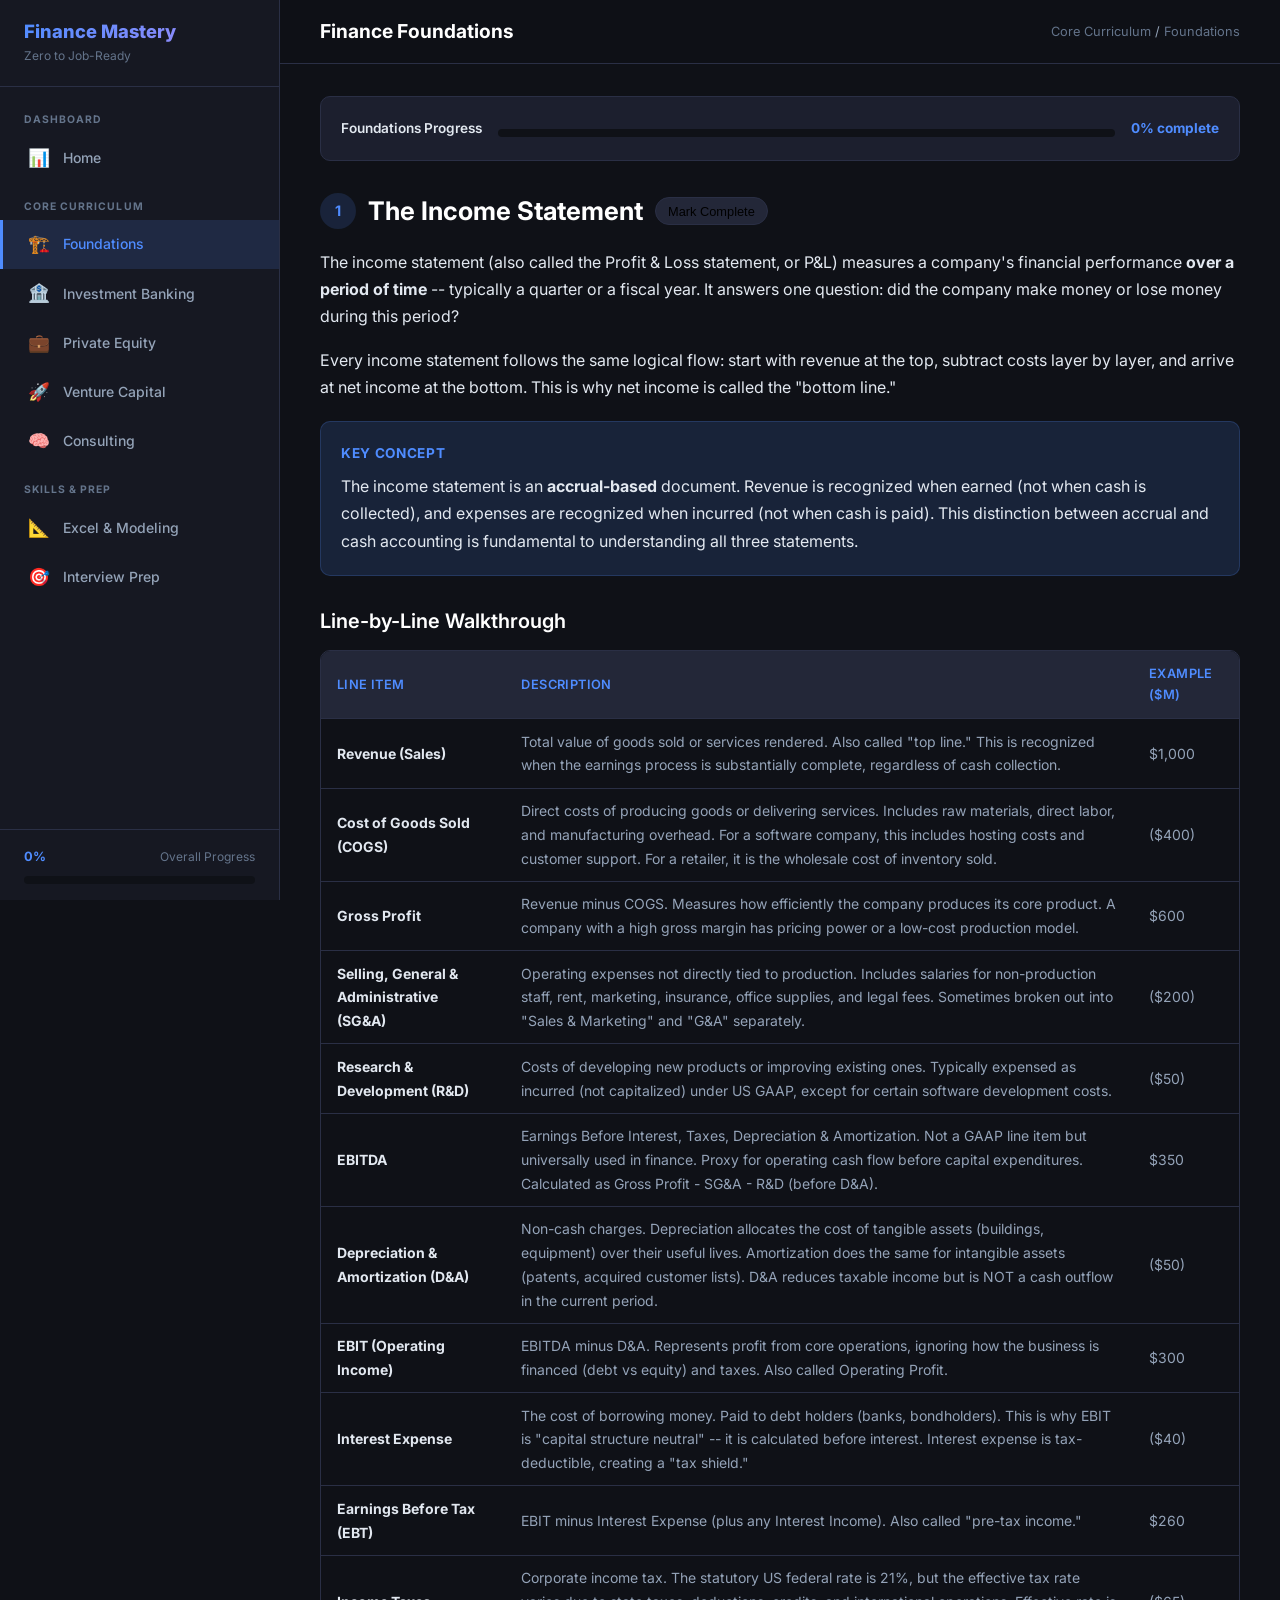
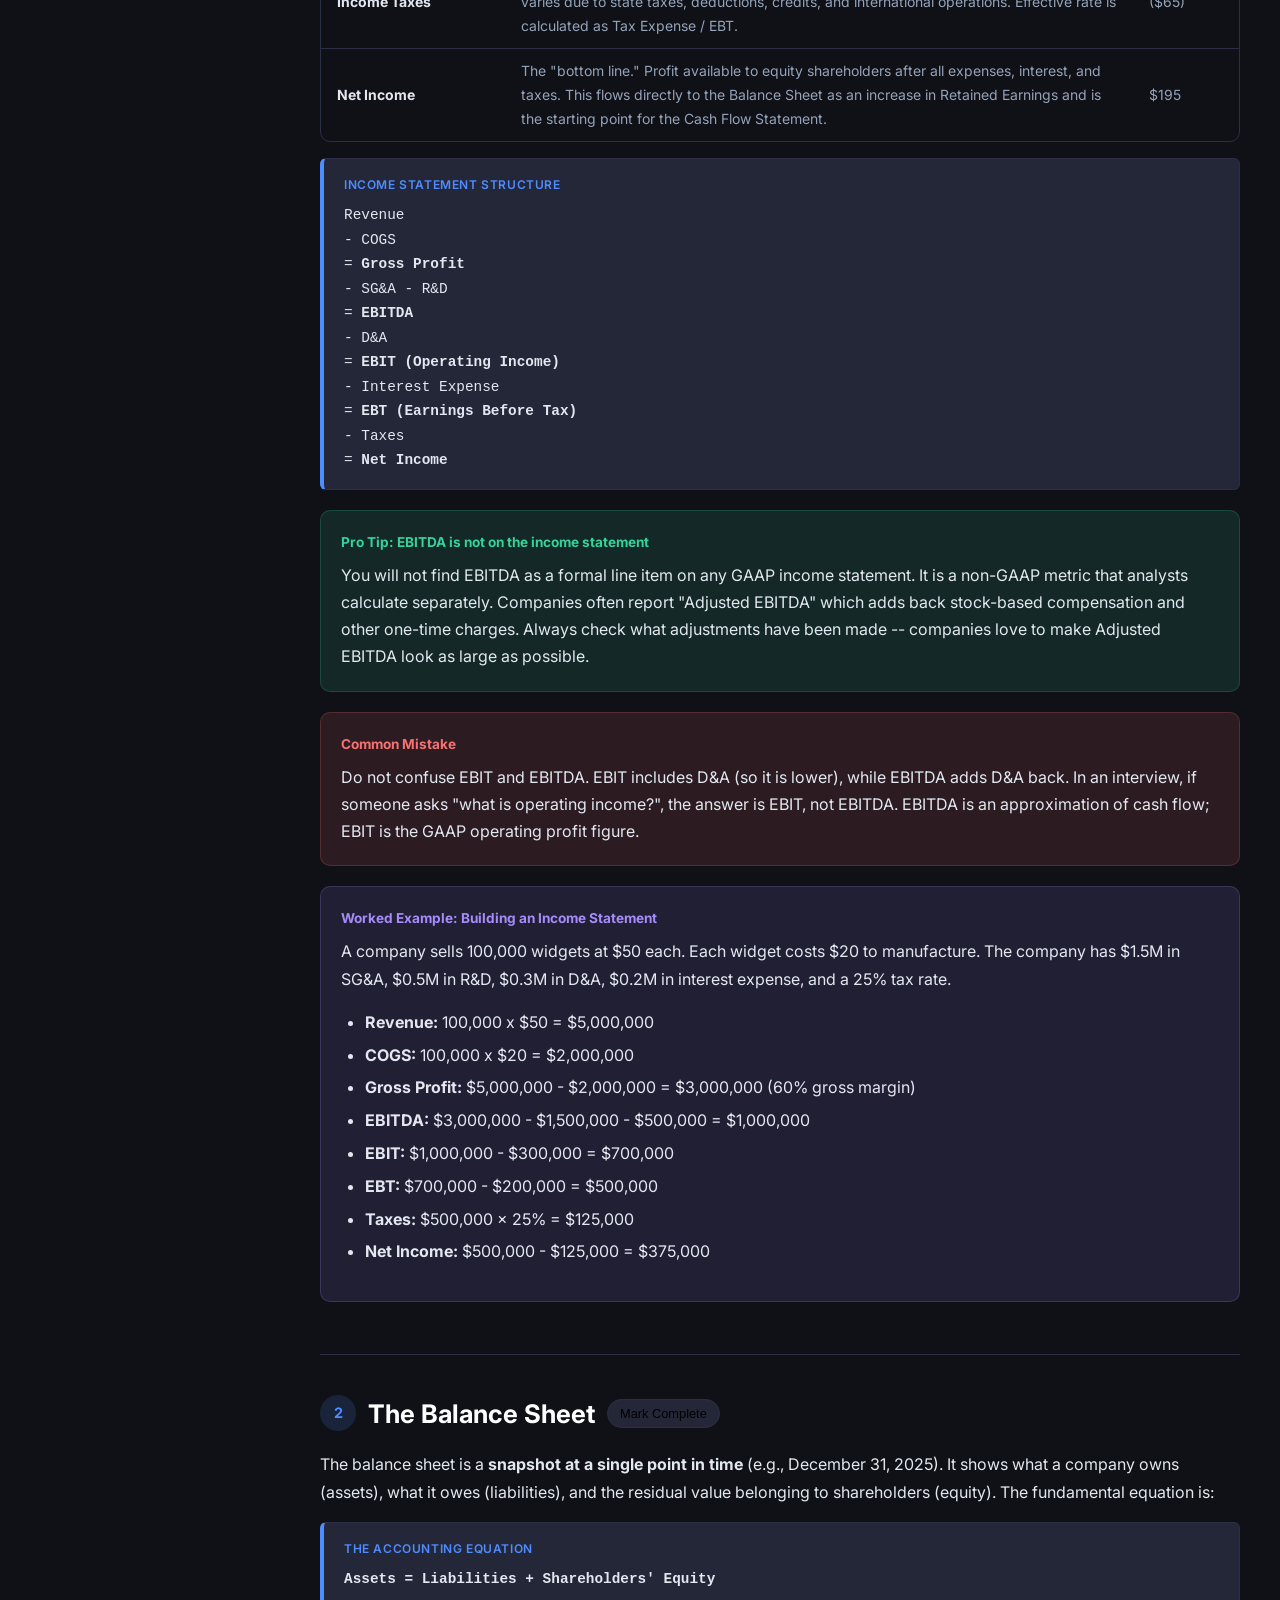
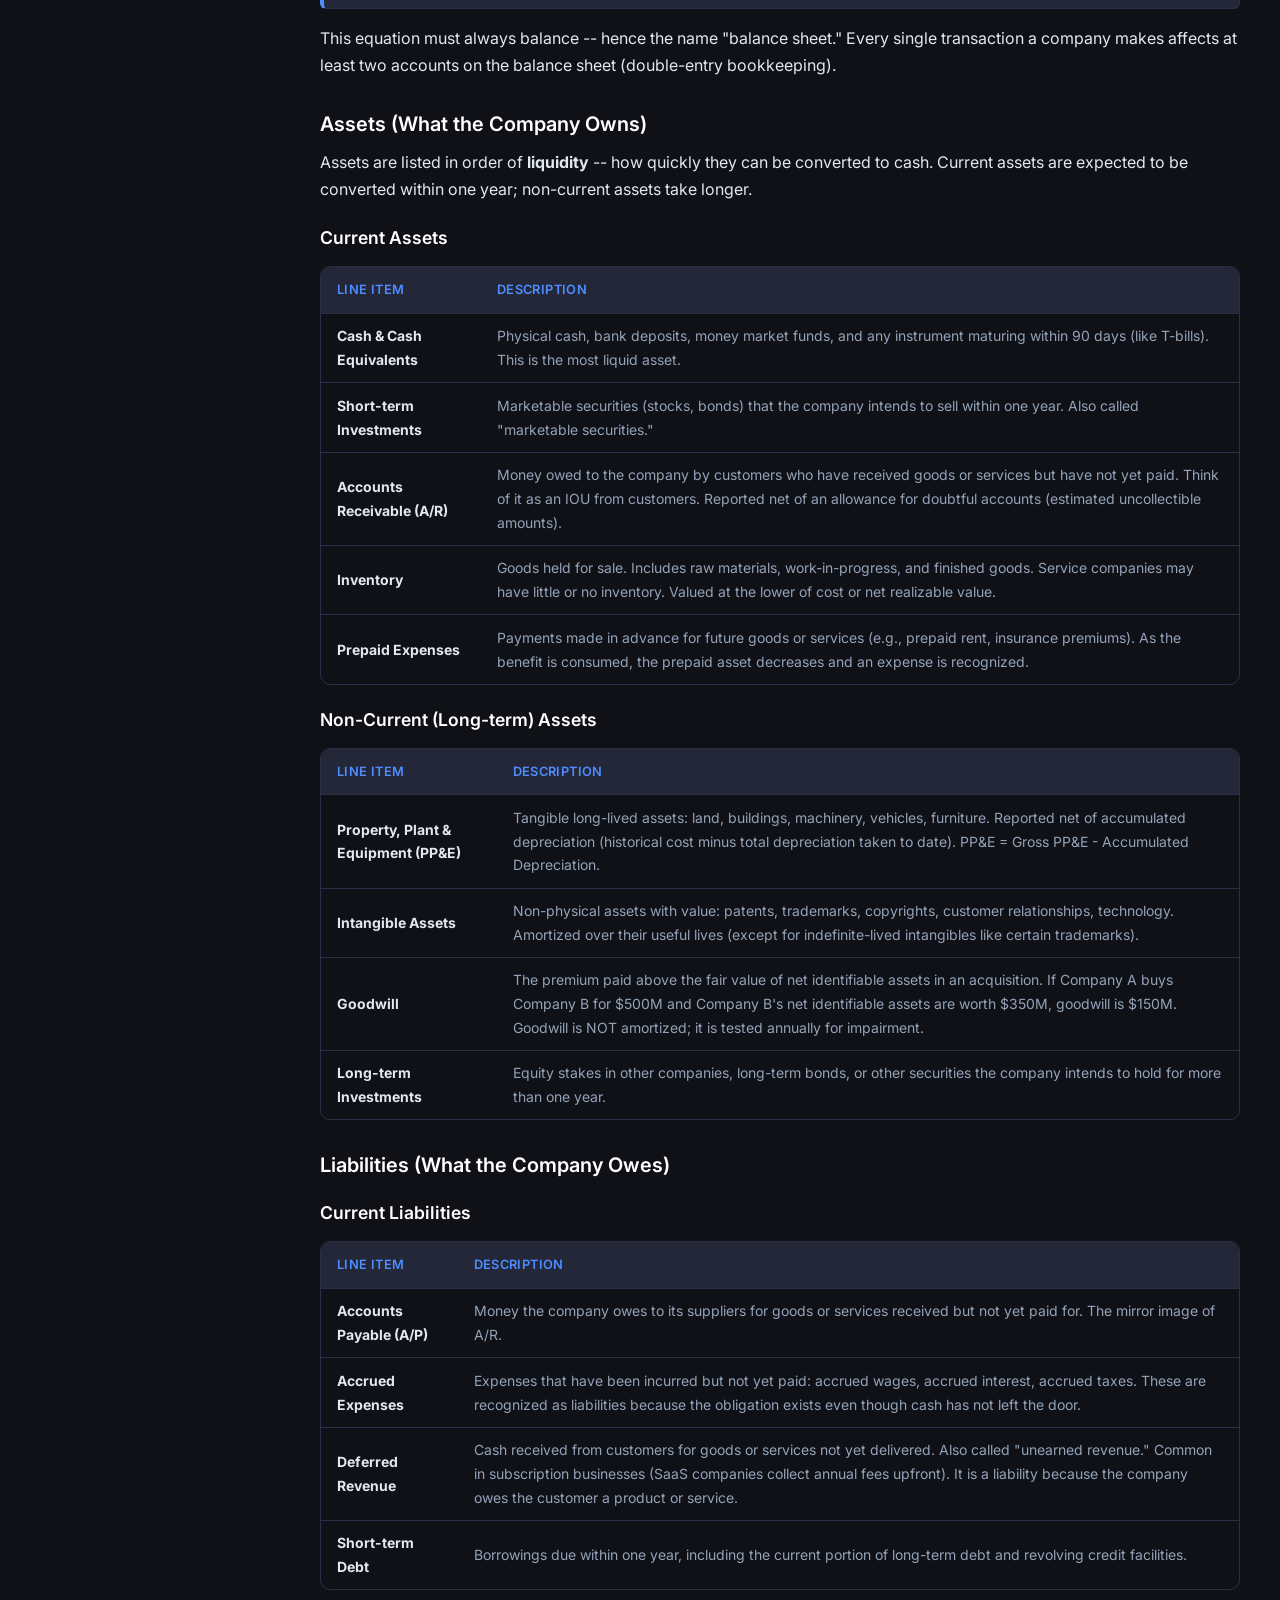
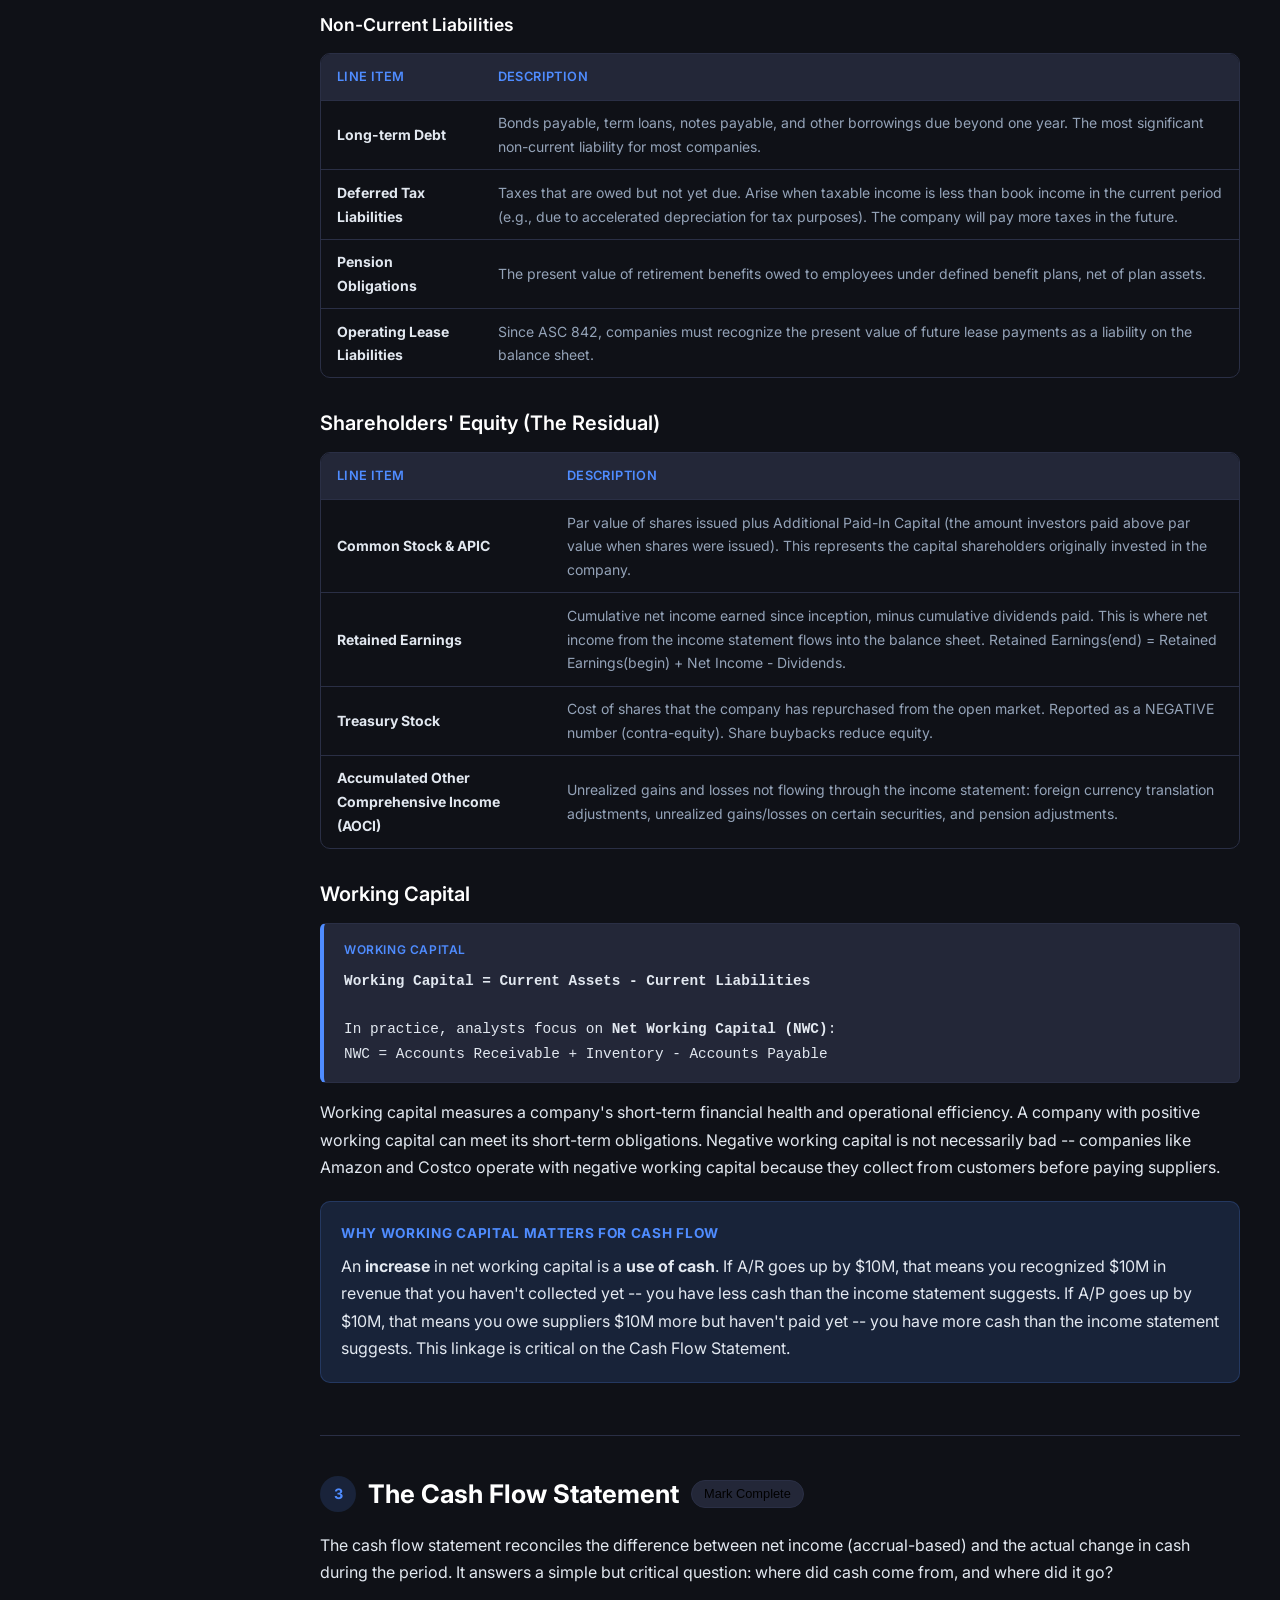
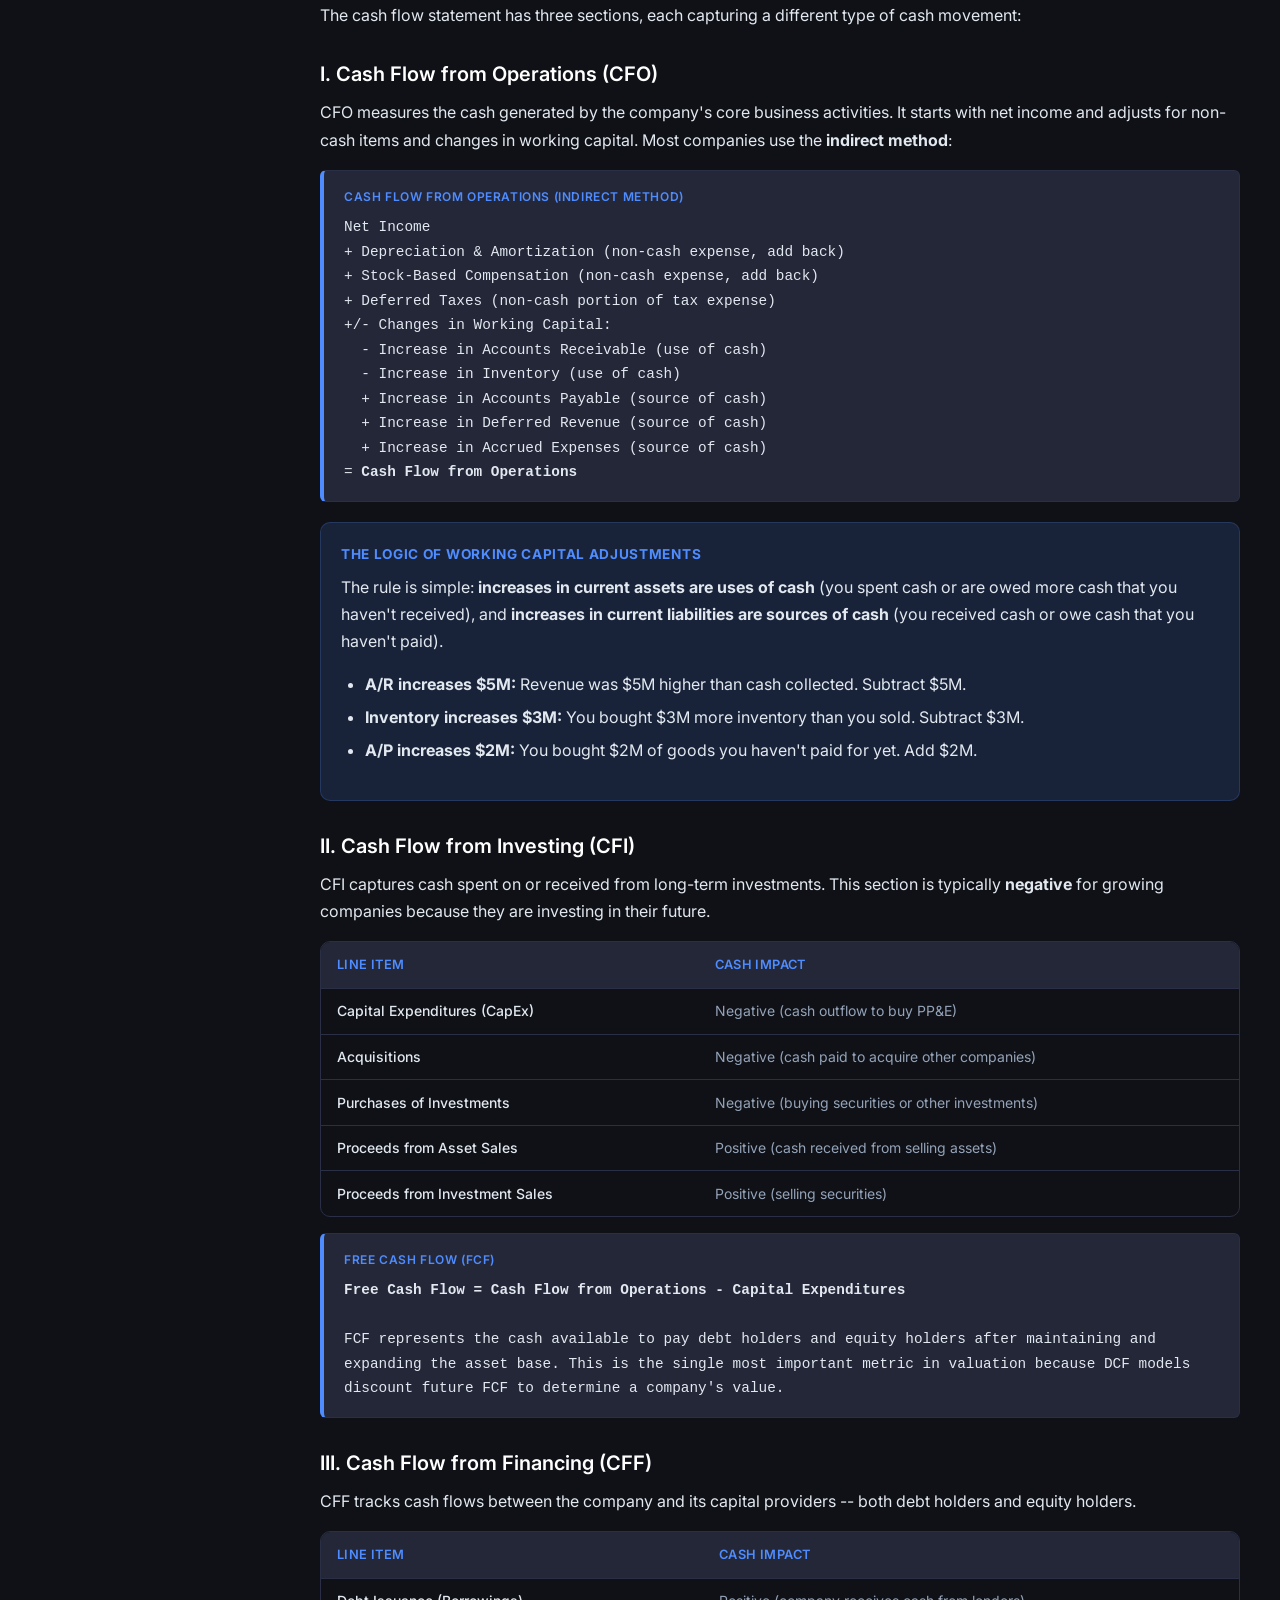
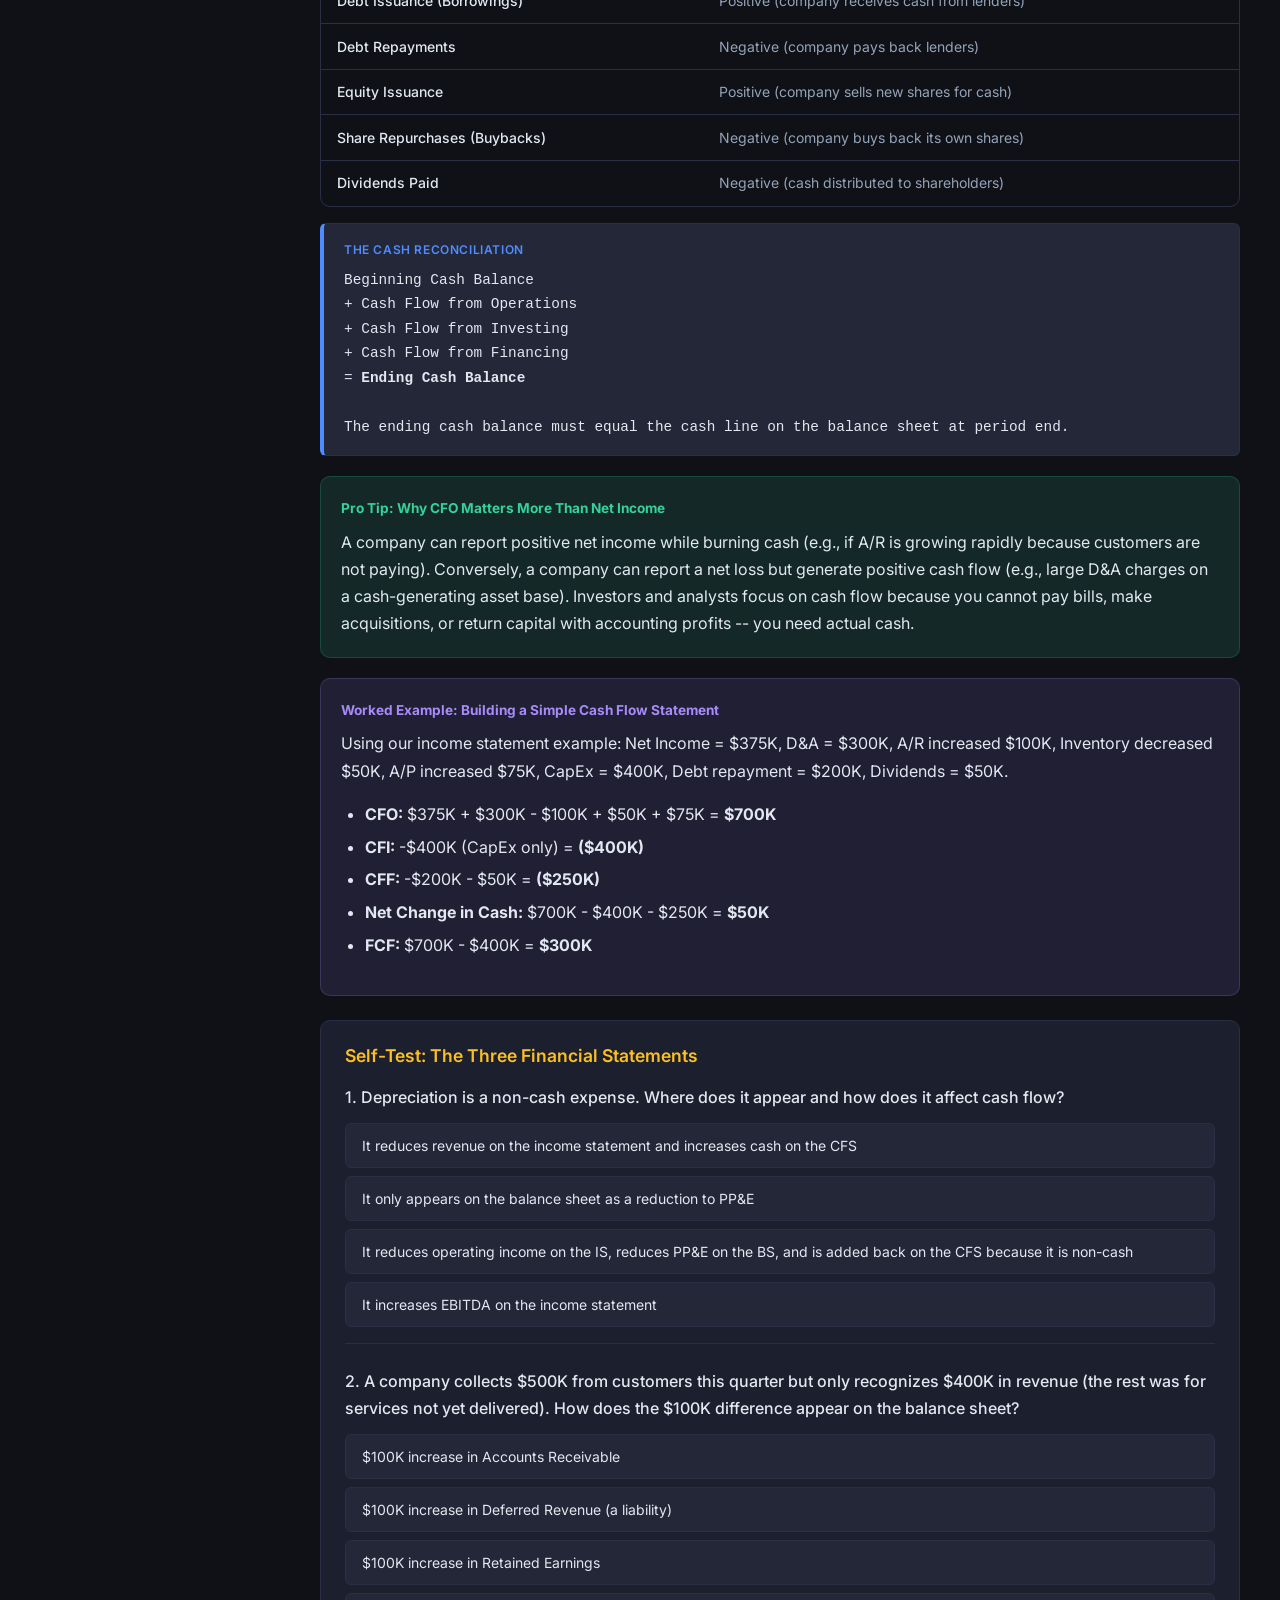
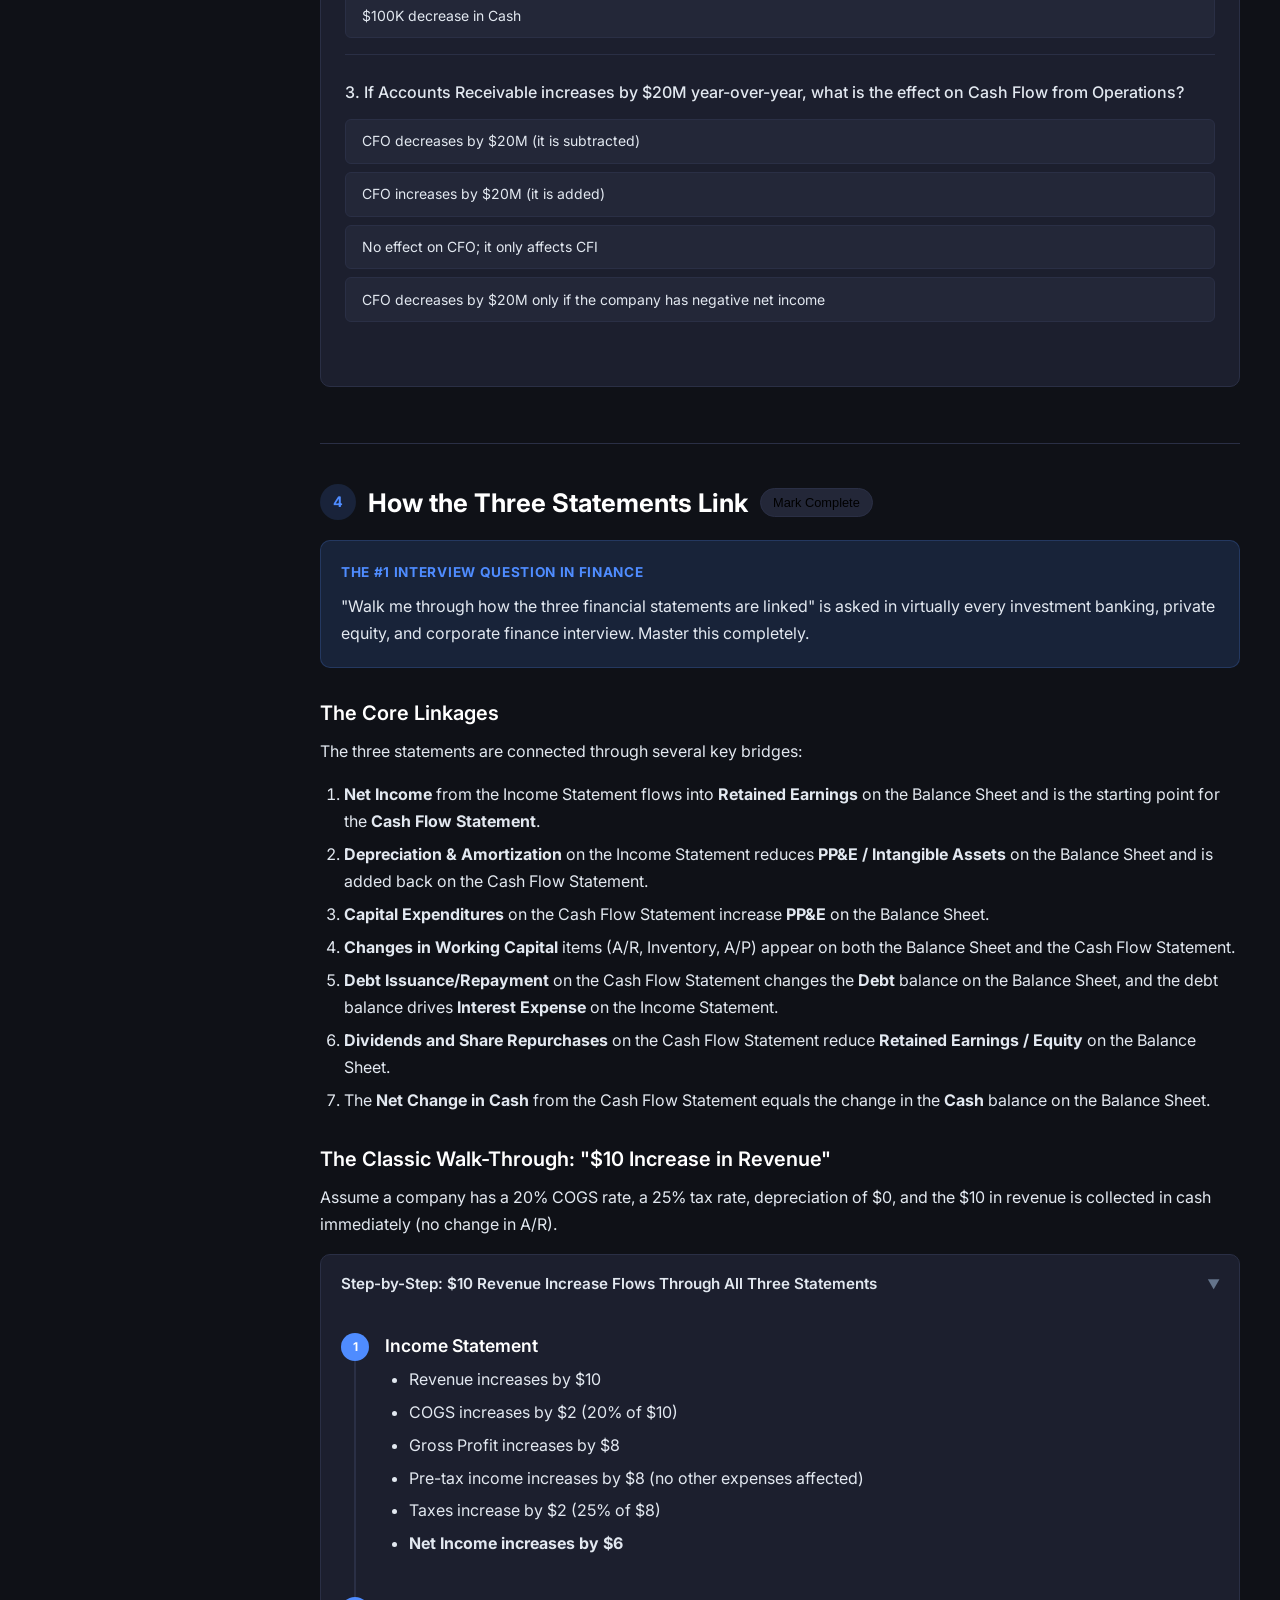
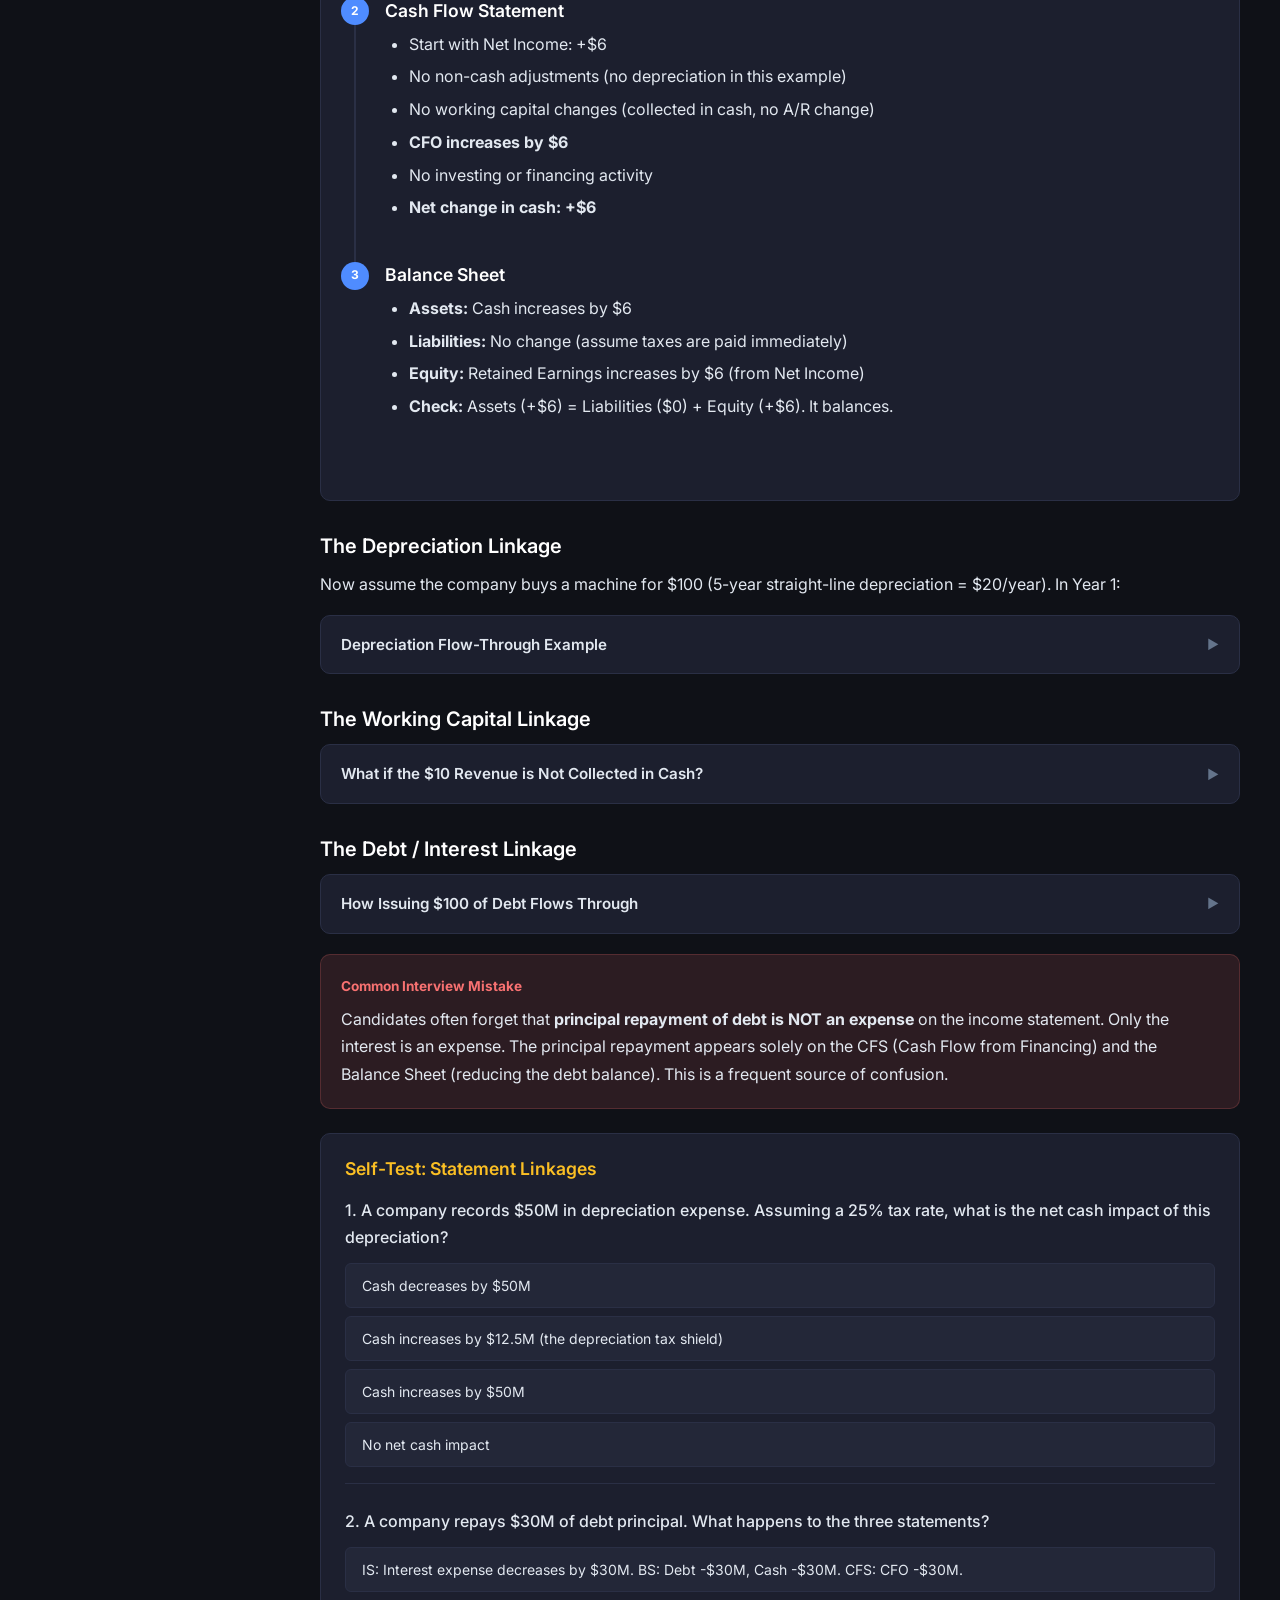
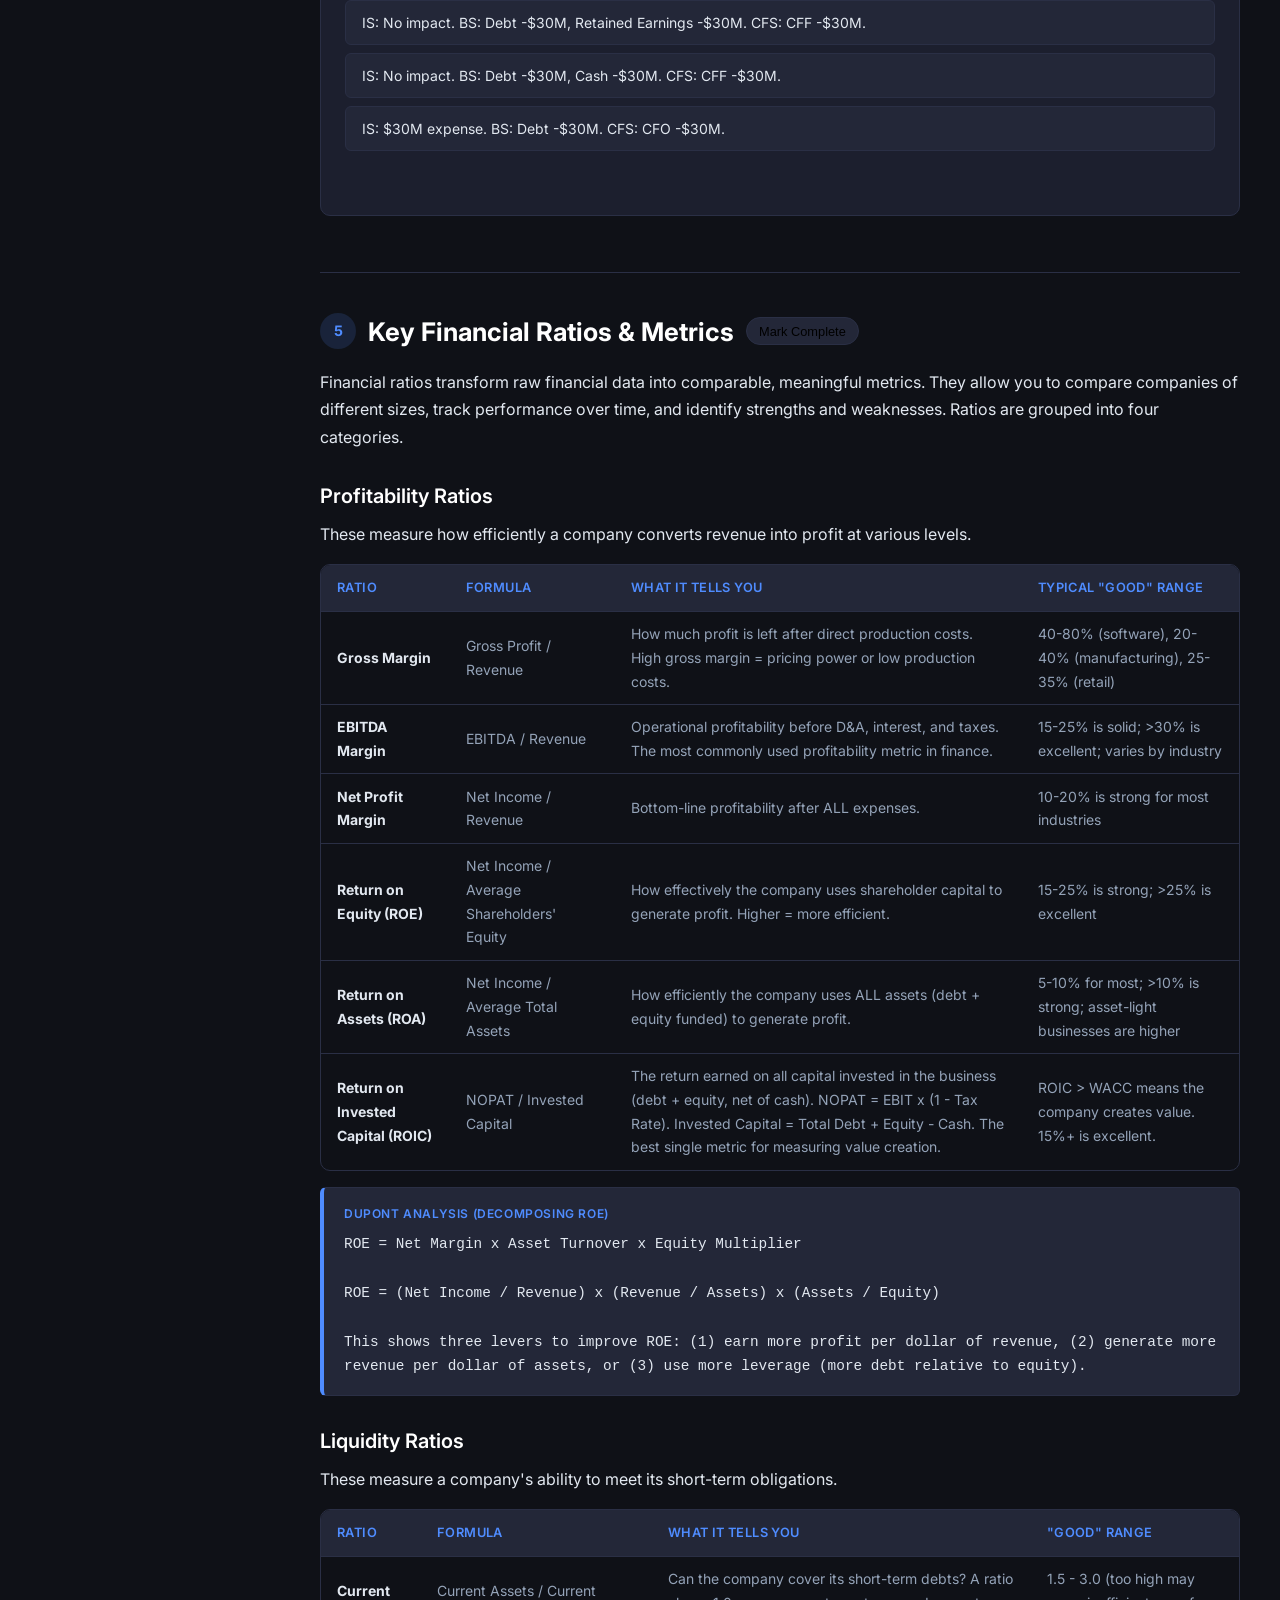
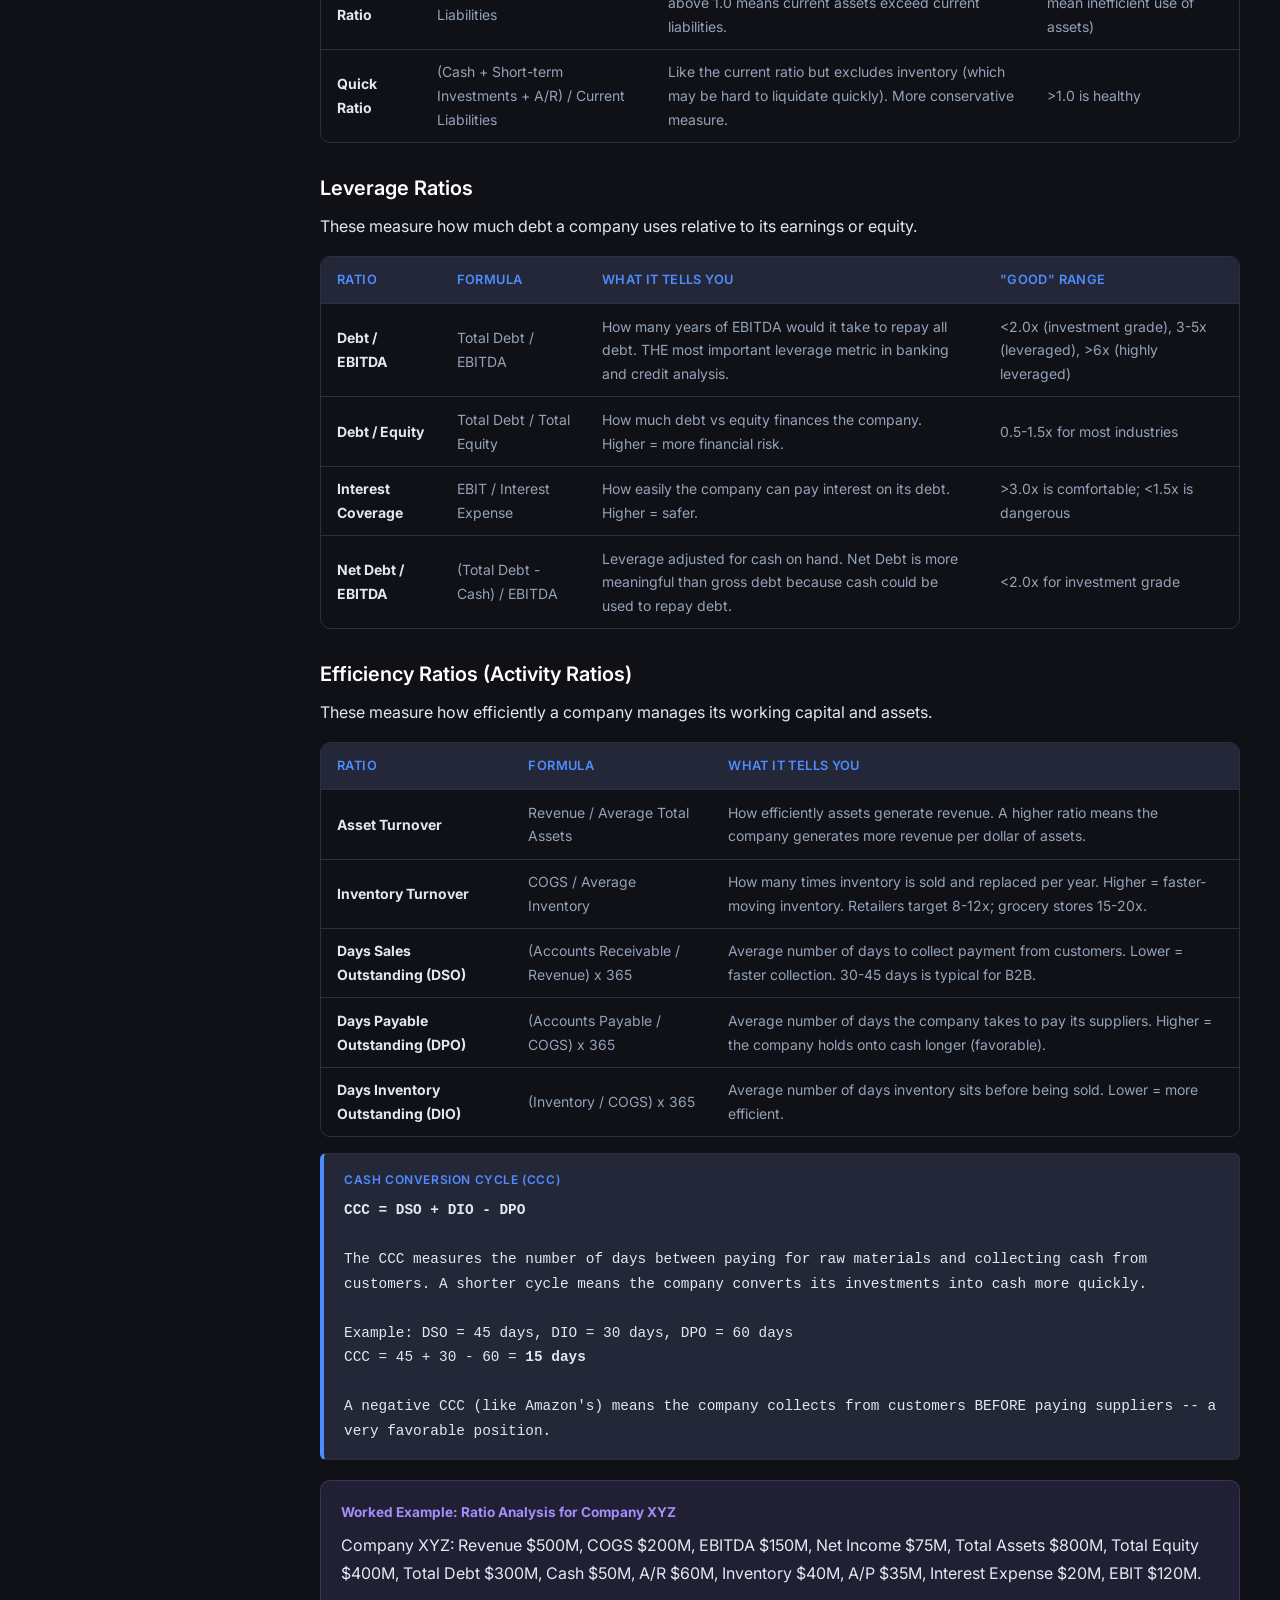
<file: pages/foundations.html>
<!DOCTYPE html>
<html lang="en">
<head>
  <meta charset="UTF-8">
  <meta name="viewport" content="width=device-width, initial-scale=1.0">
  <title>Finance Foundations — Finance Mastery</title>
  <link rel="stylesheet" href="../css/styles.css">
  <link href="https://fonts.googleapis.com/css2?family=Inter:wght@400;500;600;700;800&display=swap" rel="stylesheet">
</head>
<body>
<div class="app-layout">

  <!-- SIDEBAR -->
  <aside class="sidebar">
    <div class="sidebar-header"><h1>Finance Mastery</h1><div class="subtitle">Zero to Job-Ready</div></div>
    <nav class="sidebar-nav">
      <div class="nav-section">
        <div class="nav-section-title">Dashboard</div>
        <a href="../index.html" class="nav-link" data-page="index"><span class="icon">📊</span> Home</a>
      </div>
      <div class="nav-section">
        <div class="nav-section-title">Core Curriculum</div>
        <a href="foundations.html" class="nav-link active" data-page="foundations"><span class="icon">🏗️</span> Foundations</a>
        <a href="ibd.html" class="nav-link" data-page="ibd"><span class="icon">🏦</span> Investment Banking</a>
        <a href="pe.html" class="nav-link" data-page="pe"><span class="icon">💼</span> Private Equity</a>
        <a href="vc.html" class="nav-link" data-page="vc"><span class="icon">🚀</span> Venture Capital</a>
        <a href="consulting.html" class="nav-link" data-page="consulting"><span class="icon">🧠</span> Consulting</a>
      </div>
      <div class="nav-section">
        <div class="nav-section-title">Skills & Prep</div>
        <a href="excel.html" class="nav-link" data-page="excel"><span class="icon">📐</span> Excel & Modeling</a>
        <a href="interview.html" class="nav-link" data-page="interview"><span class="icon">🎯</span> Interview Prep</a>
      </div>
    </nav>
    <div class="sidebar-footer">
      <div style="display:flex;justify-content:space-between;align-items:center;">
        <span class="progress-pct-text" style="font-weight:700;color:var(--accent);">0%</span>
        <span style="color:var(--text-muted);font-size:0.75rem;">Overall Progress</span>
      </div>
      <div class="progress-bar-container"><div class="progress-bar-fill" style="width:0%"></div></div>
    </div>
  </aside>

  <!-- MAIN -->
  <main class="main-content">
    <header class="content-header">
      <button class="hamburger">☰</button>
      <h2>Finance Foundations</h2>
      <div class="breadcrumb">Core Curriculum <span>/</span> Foundations</div>
    </header>

    <div class="content-body">

      <!-- Page Progress -->
      <div class="page-progress" data-page="foundations">
        <div class="progress-text">Foundations Progress</div>
        <div class="progress-bar-container"><div class="progress-bar-fill" style="width:0%"></div></div>
        <div class="progress-pct">0% complete</div>
      </div>


      <!-- ============================================================ -->
      <!-- SECTION 1: THE INCOME STATEMENT                              -->
      <!-- ============================================================ -->
      <div class="topic-section" id="section-income-statement">
        <div class="topic-header">
          <div class="topic-number">1</div>
          <h2 style="margin:0">The Income Statement</h2>
          <button class="section-check" data-section-page="foundations" data-section-id="income-statement">Mark Complete</button>
        </div>

        <p>The income statement (also called the Profit & Loss statement, or P&L) measures a company's financial performance <strong>over a period of time</strong> -- typically a quarter or a fiscal year. It answers one question: did the company make money or lose money during this period?</p>

        <p>Every income statement follows the same logical flow: start with revenue at the top, subtract costs layer by layer, and arrive at net income at the bottom. This is why net income is called the "bottom line."</p>

        <div class="key-concept">
          <div class="concept-title">Key Concept</div>
          The income statement is an <strong>accrual-based</strong> document. Revenue is recognized when earned (not when cash is collected), and expenses are recognized when incurred (not when cash is paid). This distinction between accrual and cash accounting is fundamental to understanding all three statements.
        </div>

        <h3>Line-by-Line Walkthrough</h3>

        <div class="table-container">
          <table>
            <thead>
              <tr><th>Line Item</th><th>Description</th><th>Example ($M)</th></tr>
            </thead>
            <tbody>
              <tr><td><strong>Revenue (Sales)</strong></td><td>Total value of goods sold or services rendered. Also called "top line." This is recognized when the earnings process is substantially complete, regardless of cash collection.</td><td>$1,000</td></tr>
              <tr><td><strong>Cost of Goods Sold (COGS)</strong></td><td>Direct costs of producing goods or delivering services. Includes raw materials, direct labor, and manufacturing overhead. For a software company, this includes hosting costs and customer support. For a retailer, it is the wholesale cost of inventory sold.</td><td>($400)</td></tr>
              <tr><td><strong>Gross Profit</strong></td><td>Revenue minus COGS. Measures how efficiently the company produces its core product. A company with a high gross margin has pricing power or a low-cost production model.</td><td>$600</td></tr>
              <tr><td><strong>Selling, General & Administrative (SG&A)</strong></td><td>Operating expenses not directly tied to production. Includes salaries for non-production staff, rent, marketing, insurance, office supplies, and legal fees. Sometimes broken out into "Sales & Marketing" and "G&A" separately.</td><td>($200)</td></tr>
              <tr><td><strong>Research & Development (R&D)</strong></td><td>Costs of developing new products or improving existing ones. Typically expensed as incurred (not capitalized) under US GAAP, except for certain software development costs.</td><td>($50)</td></tr>
              <tr><td><strong>EBITDA</strong></td><td>Earnings Before Interest, Taxes, Depreciation & Amortization. Not a GAAP line item but universally used in finance. Proxy for operating cash flow before capital expenditures. Calculated as Gross Profit - SG&A - R&D (before D&A).</td><td>$350</td></tr>
              <tr><td><strong>Depreciation & Amortization (D&A)</strong></td><td>Non-cash charges. Depreciation allocates the cost of tangible assets (buildings, equipment) over their useful lives. Amortization does the same for intangible assets (patents, acquired customer lists). D&A reduces taxable income but is NOT a cash outflow in the current period.</td><td>($50)</td></tr>
              <tr><td><strong>EBIT (Operating Income)</strong></td><td>EBITDA minus D&A. Represents profit from core operations, ignoring how the business is financed (debt vs equity) and taxes. Also called Operating Profit.</td><td>$300</td></tr>
              <tr><td><strong>Interest Expense</strong></td><td>The cost of borrowing money. Paid to debt holders (banks, bondholders). This is why EBIT is "capital structure neutral" -- it is calculated before interest. Interest expense is tax-deductible, creating a "tax shield."</td><td>($40)</td></tr>
              <tr><td><strong>Earnings Before Tax (EBT)</strong></td><td>EBIT minus Interest Expense (plus any Interest Income). Also called "pre-tax income."</td><td>$260</td></tr>
              <tr><td><strong>Income Taxes</strong></td><td>Corporate income tax. The statutory US federal rate is 21%, but the effective tax rate varies due to state taxes, deductions, credits, and international operations. Effective rate is calculated as Tax Expense / EBT.</td><td>($65)</td></tr>
              <tr><td><strong>Net Income</strong></td><td>The "bottom line." Profit available to equity shareholders after all expenses, interest, and taxes. This flows directly to the Balance Sheet as an increase in Retained Earnings and is the starting point for the Cash Flow Statement.</td><td>$195</td></tr>
            </tbody>
          </table>
        </div>

        <div class="formula-box">
          <div class="formula-label">Income Statement Structure</div>
          Revenue<br>
          - COGS<br>
          = <strong>Gross Profit</strong><br>
          - SG&A - R&D<br>
          = <strong>EBITDA</strong><br>
          - D&A<br>
          = <strong>EBIT (Operating Income)</strong><br>
          - Interest Expense<br>
          = <strong>EBT (Earnings Before Tax)</strong><br>
          - Taxes<br>
          = <strong>Net Income</strong>
        </div>

        <div class="tip-box">
          <div class="tip-title">Pro Tip: EBITDA is not on the income statement</div>
          You will not find EBITDA as a formal line item on any GAAP income statement. It is a non-GAAP metric that analysts calculate separately. Companies often report "Adjusted EBITDA" which adds back stock-based compensation and other one-time charges. Always check what adjustments have been made -- companies love to make Adjusted EBITDA look as large as possible.
        </div>

        <div class="warning-box">
          <div class="warning-title">Common Mistake</div>
          Do not confuse EBIT and EBITDA. EBIT includes D&A (so it is lower), while EBITDA adds D&A back. In an interview, if someone asks "what is operating income?", the answer is EBIT, not EBITDA. EBITDA is an approximation of cash flow; EBIT is the GAAP operating profit figure.
        </div>

        <div class="example-box">
          <div class="example-title">Worked Example: Building an Income Statement</div>
          <p>A company sells 100,000 widgets at $50 each. Each widget costs $20 to manufacture. The company has $1.5M in SG&A, $0.5M in R&D, $0.3M in D&A, $0.2M in interest expense, and a 25% tax rate.</p>
          <ul>
            <li><strong>Revenue:</strong> 100,000 x $50 = $5,000,000</li>
            <li><strong>COGS:</strong> 100,000 x $20 = $2,000,000</li>
            <li><strong>Gross Profit:</strong> $5,000,000 - $2,000,000 = $3,000,000 (60% gross margin)</li>
            <li><strong>EBITDA:</strong> $3,000,000 - $1,500,000 - $500,000 = $1,000,000</li>
            <li><strong>EBIT:</strong> $1,000,000 - $300,000 = $700,000</li>
            <li><strong>EBT:</strong> $700,000 - $200,000 = $500,000</li>
            <li><strong>Taxes:</strong> $500,000 x 25% = $125,000</li>
            <li><strong>Net Income:</strong> $500,000 - $125,000 = $375,000</li>
          </ul>
        </div>
      </div>

      <!-- ============================================================ -->
      <!-- SECTION 2: THE BALANCE SHEET                                 -->
      <!-- ============================================================ -->
      <div class="topic-section" id="section-balance-sheet">
        <div class="topic-header">
          <div class="topic-number">2</div>
          <h2 style="margin:0">The Balance Sheet</h2>
          <button class="section-check" data-section-page="foundations" data-section-id="balance-sheet">Mark Complete</button>
        </div>

        <p>The balance sheet is a <strong>snapshot at a single point in time</strong> (e.g., December 31, 2025). It shows what a company owns (assets), what it owes (liabilities), and the residual value belonging to shareholders (equity). The fundamental equation is:</p>

        <div class="formula-box">
          <div class="formula-label">The Accounting Equation</div>
          <strong>Assets = Liabilities + Shareholders' Equity</strong>
        </div>

        <p>This equation must always balance -- hence the name "balance sheet." Every single transaction a company makes affects at least two accounts on the balance sheet (double-entry bookkeeping).</p>

        <h3>Assets (What the Company Owns)</h3>

        <p>Assets are listed in order of <strong>liquidity</strong> -- how quickly they can be converted to cash. Current assets are expected to be converted within one year; non-current assets take longer.</p>

        <h4>Current Assets</h4>
        <div class="table-container">
          <table>
            <thead><tr><th>Line Item</th><th>Description</th></tr></thead>
            <tbody>
              <tr><td><strong>Cash & Cash Equivalents</strong></td><td>Physical cash, bank deposits, money market funds, and any instrument maturing within 90 days (like T-bills). This is the most liquid asset.</td></tr>
              <tr><td><strong>Short-term Investments</strong></td><td>Marketable securities (stocks, bonds) that the company intends to sell within one year. Also called "marketable securities."</td></tr>
              <tr><td><strong>Accounts Receivable (A/R)</strong></td><td>Money owed to the company by customers who have received goods or services but have not yet paid. Think of it as an IOU from customers. Reported net of an allowance for doubtful accounts (estimated uncollectible amounts).</td></tr>
              <tr><td><strong>Inventory</strong></td><td>Goods held for sale. Includes raw materials, work-in-progress, and finished goods. Service companies may have little or no inventory. Valued at the lower of cost or net realizable value.</td></tr>
              <tr><td><strong>Prepaid Expenses</strong></td><td>Payments made in advance for future goods or services (e.g., prepaid rent, insurance premiums). As the benefit is consumed, the prepaid asset decreases and an expense is recognized.</td></tr>
            </tbody>
          </table>
        </div>

        <h4>Non-Current (Long-term) Assets</h4>
        <div class="table-container">
          <table>
            <thead><tr><th>Line Item</th><th>Description</th></tr></thead>
            <tbody>
              <tr><td><strong>Property, Plant & Equipment (PP&E)</strong></td><td>Tangible long-lived assets: land, buildings, machinery, vehicles, furniture. Reported net of accumulated depreciation (historical cost minus total depreciation taken to date). PP&E = Gross PP&E - Accumulated Depreciation.</td></tr>
              <tr><td><strong>Intangible Assets</strong></td><td>Non-physical assets with value: patents, trademarks, copyrights, customer relationships, technology. Amortized over their useful lives (except for indefinite-lived intangibles like certain trademarks).</td></tr>
              <tr><td><strong>Goodwill</strong></td><td>The premium paid above the fair value of net identifiable assets in an acquisition. If Company A buys Company B for $500M and Company B's net identifiable assets are worth $350M, goodwill is $150M. Goodwill is NOT amortized; it is tested annually for impairment.</td></tr>
              <tr><td><strong>Long-term Investments</strong></td><td>Equity stakes in other companies, long-term bonds, or other securities the company intends to hold for more than one year.</td></tr>
            </tbody>
          </table>
        </div>

        <h3>Liabilities (What the Company Owes)</h3>

        <h4>Current Liabilities</h4>
        <div class="table-container">
          <table>
            <thead><tr><th>Line Item</th><th>Description</th></tr></thead>
            <tbody>
              <tr><td><strong>Accounts Payable (A/P)</strong></td><td>Money the company owes to its suppliers for goods or services received but not yet paid for. The mirror image of A/R.</td></tr>
              <tr><td><strong>Accrued Expenses</strong></td><td>Expenses that have been incurred but not yet paid: accrued wages, accrued interest, accrued taxes. These are recognized as liabilities because the obligation exists even though cash has not left the door.</td></tr>
              <tr><td><strong>Deferred Revenue</strong></td><td>Cash received from customers for goods or services not yet delivered. Also called "unearned revenue." Common in subscription businesses (SaaS companies collect annual fees upfront). It is a liability because the company owes the customer a product or service.</td></tr>
              <tr><td><strong>Short-term Debt</strong></td><td>Borrowings due within one year, including the current portion of long-term debt and revolving credit facilities.</td></tr>
            </tbody>
          </table>
        </div>

        <h4>Non-Current Liabilities</h4>
        <div class="table-container">
          <table>
            <thead><tr><th>Line Item</th><th>Description</th></tr></thead>
            <tbody>
              <tr><td><strong>Long-term Debt</strong></td><td>Bonds payable, term loans, notes payable, and other borrowings due beyond one year. The most significant non-current liability for most companies.</td></tr>
              <tr><td><strong>Deferred Tax Liabilities</strong></td><td>Taxes that are owed but not yet due. Arise when taxable income is less than book income in the current period (e.g., due to accelerated depreciation for tax purposes). The company will pay more taxes in the future.</td></tr>
              <tr><td><strong>Pension Obligations</strong></td><td>The present value of retirement benefits owed to employees under defined benefit plans, net of plan assets.</td></tr>
              <tr><td><strong>Operating Lease Liabilities</strong></td><td>Since ASC 842, companies must recognize the present value of future lease payments as a liability on the balance sheet.</td></tr>
            </tbody>
          </table>
        </div>

        <h3>Shareholders' Equity (The Residual)</h3>

        <div class="table-container">
          <table>
            <thead><tr><th>Line Item</th><th>Description</th></tr></thead>
            <tbody>
              <tr><td><strong>Common Stock & APIC</strong></td><td>Par value of shares issued plus Additional Paid-In Capital (the amount investors paid above par value when shares were issued). This represents the capital shareholders originally invested in the company.</td></tr>
              <tr><td><strong>Retained Earnings</strong></td><td>Cumulative net income earned since inception, minus cumulative dividends paid. This is where net income from the income statement flows into the balance sheet. Retained Earnings(end) = Retained Earnings(begin) + Net Income - Dividends.</td></tr>
              <tr><td><strong>Treasury Stock</strong></td><td>Cost of shares that the company has repurchased from the open market. Reported as a NEGATIVE number (contra-equity). Share buybacks reduce equity.</td></tr>
              <tr><td><strong>Accumulated Other Comprehensive Income (AOCI)</strong></td><td>Unrealized gains and losses not flowing through the income statement: foreign currency translation adjustments, unrealized gains/losses on certain securities, and pension adjustments.</td></tr>
            </tbody>
          </table>
        </div>

        <h3>Working Capital</h3>

        <div class="formula-box">
          <div class="formula-label">Working Capital</div>
          <strong>Working Capital = Current Assets - Current Liabilities</strong><br><br>
          In practice, analysts focus on <strong>Net Working Capital (NWC)</strong>:<br>
          NWC = Accounts Receivable + Inventory - Accounts Payable
        </div>

        <p>Working capital measures a company's short-term financial health and operational efficiency. A company with positive working capital can meet its short-term obligations. Negative working capital is not necessarily bad -- companies like Amazon and Costco operate with negative working capital because they collect from customers before paying suppliers.</p>

        <div class="key-concept">
          <div class="concept-title">Why Working Capital Matters for Cash Flow</div>
          An <strong>increase</strong> in net working capital is a <strong>use of cash</strong>. If A/R goes up by $10M, that means you recognized $10M in revenue that you haven't collected yet -- you have less cash than the income statement suggests. If A/P goes up by $10M, that means you owe suppliers $10M more but haven't paid yet -- you have more cash than the income statement suggests. This linkage is critical on the Cash Flow Statement.
        </div>
      </div>

      <!-- ============================================================ -->
      <!-- SECTION 3: THE CASH FLOW STATEMENT                           -->
      <!-- ============================================================ -->
      <div class="topic-section" id="section-cash-flow">
        <div class="topic-header">
          <div class="topic-number">3</div>
          <h2 style="margin:0">The Cash Flow Statement</h2>
          <button class="section-check" data-section-page="foundations" data-section-id="cash-flow">Mark Complete</button>
        </div>

        <p>The cash flow statement reconciles the difference between net income (accrual-based) and the actual change in cash during the period. It answers a simple but critical question: where did cash come from, and where did it go?</p>

        <p>The cash flow statement has three sections, each capturing a different type of cash movement:</p>

        <h3>I. Cash Flow from Operations (CFO)</h3>

        <p>CFO measures the cash generated by the company's core business activities. It starts with net income and adjusts for non-cash items and changes in working capital. Most companies use the <strong>indirect method</strong>:</p>

        <div class="formula-box">
          <div class="formula-label">Cash Flow from Operations (Indirect Method)</div>
          Net Income<br>
          + Depreciation & Amortization (non-cash expense, add back)<br>
          + Stock-Based Compensation (non-cash expense, add back)<br>
          + Deferred Taxes (non-cash portion of tax expense)<br>
          +/- Changes in Working Capital:<br>
          &nbsp;&nbsp;- Increase in Accounts Receivable (use of cash)<br>
          &nbsp;&nbsp;- Increase in Inventory (use of cash)<br>
          &nbsp;&nbsp;+ Increase in Accounts Payable (source of cash)<br>
          &nbsp;&nbsp;+ Increase in Deferred Revenue (source of cash)<br>
          &nbsp;&nbsp;+ Increase in Accrued Expenses (source of cash)<br>
          = <strong>Cash Flow from Operations</strong>
        </div>

        <div class="key-concept">
          <div class="concept-title">The Logic of Working Capital Adjustments</div>
          <p>The rule is simple: <strong>increases in current assets are uses of cash</strong> (you spent cash or are owed more cash that you haven't received), and <strong>increases in current liabilities are sources of cash</strong> (you received cash or owe cash that you haven't paid).</p>
          <ul>
            <li><strong>A/R increases $5M:</strong> Revenue was $5M higher than cash collected. Subtract $5M.</li>
            <li><strong>Inventory increases $3M:</strong> You bought $3M more inventory than you sold. Subtract $3M.</li>
            <li><strong>A/P increases $2M:</strong> You bought $2M of goods you haven't paid for yet. Add $2M.</li>
          </ul>
        </div>

        <h3>II. Cash Flow from Investing (CFI)</h3>

        <p>CFI captures cash spent on or received from long-term investments. This section is typically <strong>negative</strong> for growing companies because they are investing in their future.</p>

        <div class="table-container">
          <table>
            <thead><tr><th>Line Item</th><th>Cash Impact</th></tr></thead>
            <tbody>
              <tr><td>Capital Expenditures (CapEx)</td><td>Negative (cash outflow to buy PP&E)</td></tr>
              <tr><td>Acquisitions</td><td>Negative (cash paid to acquire other companies)</td></tr>
              <tr><td>Purchases of Investments</td><td>Negative (buying securities or other investments)</td></tr>
              <tr><td>Proceeds from Asset Sales</td><td>Positive (cash received from selling assets)</td></tr>
              <tr><td>Proceeds from Investment Sales</td><td>Positive (selling securities)</td></tr>
            </tbody>
          </table>
        </div>

        <div class="formula-box">
          <div class="formula-label">Free Cash Flow (FCF)</div>
          <strong>Free Cash Flow = Cash Flow from Operations - Capital Expenditures</strong><br><br>
          FCF represents the cash available to pay debt holders and equity holders after maintaining and expanding the asset base. This is the single most important metric in valuation because DCF models discount future FCF to determine a company's value.
        </div>

        <h3>III. Cash Flow from Financing (CFF)</h3>

        <p>CFF tracks cash flows between the company and its capital providers -- both debt holders and equity holders.</p>

        <div class="table-container">
          <table>
            <thead><tr><th>Line Item</th><th>Cash Impact</th></tr></thead>
            <tbody>
              <tr><td>Debt Issuance (Borrowings)</td><td>Positive (company receives cash from lenders)</td></tr>
              <tr><td>Debt Repayments</td><td>Negative (company pays back lenders)</td></tr>
              <tr><td>Equity Issuance</td><td>Positive (company sells new shares for cash)</td></tr>
              <tr><td>Share Repurchases (Buybacks)</td><td>Negative (company buys back its own shares)</td></tr>
              <tr><td>Dividends Paid</td><td>Negative (cash distributed to shareholders)</td></tr>
            </tbody>
          </table>
        </div>

        <div class="formula-box">
          <div class="formula-label">The Cash Reconciliation</div>
          Beginning Cash Balance<br>
          + Cash Flow from Operations<br>
          + Cash Flow from Investing<br>
          + Cash Flow from Financing<br>
          = <strong>Ending Cash Balance</strong><br><br>
          The ending cash balance must equal the cash line on the balance sheet at period end.
        </div>

        <div class="tip-box">
          <div class="tip-title">Pro Tip: Why CFO Matters More Than Net Income</div>
          A company can report positive net income while burning cash (e.g., if A/R is growing rapidly because customers are not paying). Conversely, a company can report a net loss but generate positive cash flow (e.g., large D&A charges on a cash-generating asset base). Investors and analysts focus on cash flow because you cannot pay bills, make acquisitions, or return capital with accounting profits -- you need actual cash.
        </div>

        <div class="example-box">
          <div class="example-title">Worked Example: Building a Simple Cash Flow Statement</div>
          <p>Using our income statement example: Net Income = $375K, D&A = $300K, A/R increased $100K, Inventory decreased $50K, A/P increased $75K, CapEx = $400K, Debt repayment = $200K, Dividends = $50K.</p>
          <ul>
            <li><strong>CFO:</strong> $375K + $300K - $100K + $50K + $75K = <strong>$700K</strong></li>
            <li><strong>CFI:</strong> -$400K (CapEx only) = <strong>($400K)</strong></li>
            <li><strong>CFF:</strong> -$200K - $50K = <strong>($250K)</strong></li>
            <li><strong>Net Change in Cash:</strong> $700K - $400K - $250K = <strong>$50K</strong></li>
            <li><strong>FCF:</strong> $700K - $400K = <strong>$300K</strong></li>
          </ul>
        </div>

        <!-- Quiz: Three Financial Statements -->
        <div class="quiz-container">
          <h4>Self-Test: The Three Financial Statements</h4>

          <div class="quiz-question" data-correct="C">
            <p>1. Depreciation is a non-cash expense. Where does it appear and how does it affect cash flow?</p>
            <div class="quiz-options">
              <div class="quiz-option" data-value="A">It reduces revenue on the income statement and increases cash on the CFS</div>
              <div class="quiz-option" data-value="B">It only appears on the balance sheet as a reduction to PP&E</div>
              <div class="quiz-option" data-value="C">It reduces operating income on the IS, reduces PP&E on the BS, and is added back on the CFS because it is non-cash</div>
              <div class="quiz-option" data-value="D">It increases EBITDA on the income statement</div>
            </div>
            <div class="quiz-explanation">Depreciation flows through all three statements: it reduces EBIT on the income statement (it is an expense below EBITDA), it reduces the net PP&E balance on the balance sheet (via accumulated depreciation), and it is added back to net income on the cash flow statement because it is a non-cash charge -- no cash actually left the company when depreciation was recorded.</div>
          </div>

          <div class="quiz-question" data-correct="B">
            <p>2. A company collects $500K from customers this quarter but only recognizes $400K in revenue (the rest was for services not yet delivered). How does the $100K difference appear on the balance sheet?</p>
            <div class="quiz-options">
              <div class="quiz-option" data-value="A">$100K increase in Accounts Receivable</div>
              <div class="quiz-option" data-value="B">$100K increase in Deferred Revenue (a liability)</div>
              <div class="quiz-option" data-value="C">$100K increase in Retained Earnings</div>
              <div class="quiz-option" data-value="D">$100K decrease in Cash</div>
            </div>
            <div class="quiz-explanation">When cash is collected before revenue is recognized, it creates Deferred Revenue -- a liability. The company has received cash ($100K increase in cash on the asset side) but owes the customer a future product or service ($100K increase in deferred revenue on the liability side). The balance sheet stays balanced: Assets +$100K = Liabilities +$100K.</div>
          </div>

          <div class="quiz-question" data-correct="A">
            <p>3. If Accounts Receivable increases by $20M year-over-year, what is the effect on Cash Flow from Operations?</p>
            <div class="quiz-options">
              <div class="quiz-option" data-value="A">CFO decreases by $20M (it is subtracted)</div>
              <div class="quiz-option" data-value="B">CFO increases by $20M (it is added)</div>
              <div class="quiz-option" data-value="C">No effect on CFO; it only affects CFI</div>
              <div class="quiz-option" data-value="D">CFO decreases by $20M only if the company has negative net income</div>
            </div>
            <div class="quiz-explanation">An increase in A/R means the company recognized revenue that it has not yet collected in cash. Since net income includes this revenue, but the cash has not actually been received, we subtract the $20M increase in A/R from net income to arrive at actual cash generated. This is always the adjustment regardless of whether net income is positive or negative.</div>
          </div>
        </div>
      </div>

      <!-- ============================================================ -->
      <!-- SECTION 4: HOW THE THREE STATEMENTS LINK                     -->
      <!-- ============================================================ -->
      <div class="topic-section" id="section-three-links">
        <div class="topic-header">
          <div class="topic-number">4</div>
          <h2 style="margin:0">How the Three Statements Link</h2>
          <button class="section-check" data-section-page="foundations" data-section-id="three-links">Mark Complete</button>
        </div>

        <div class="key-concept">
          <div class="concept-title">The #1 Interview Question in Finance</div>
          "Walk me through how the three financial statements are linked" is asked in virtually every investment banking, private equity, and corporate finance interview. Master this completely.
        </div>

        <h3>The Core Linkages</h3>

        <p>The three statements are connected through several key bridges:</p>

        <ol>
          <li><strong>Net Income</strong> from the Income Statement flows into <strong>Retained Earnings</strong> on the Balance Sheet and is the starting point for the <strong>Cash Flow Statement</strong>.</li>
          <li><strong>Depreciation & Amortization</strong> on the Income Statement reduces <strong>PP&E / Intangible Assets</strong> on the Balance Sheet and is added back on the Cash Flow Statement.</li>
          <li><strong>Capital Expenditures</strong> on the Cash Flow Statement increase <strong>PP&E</strong> on the Balance Sheet.</li>
          <li><strong>Changes in Working Capital</strong> items (A/R, Inventory, A/P) appear on both the Balance Sheet and the Cash Flow Statement.</li>
          <li><strong>Debt Issuance/Repayment</strong> on the Cash Flow Statement changes the <strong>Debt</strong> balance on the Balance Sheet, and the debt balance drives <strong>Interest Expense</strong> on the Income Statement.</li>
          <li><strong>Dividends and Share Repurchases</strong> on the Cash Flow Statement reduce <strong>Retained Earnings / Equity</strong> on the Balance Sheet.</li>
          <li>The <strong>Net Change in Cash</strong> from the Cash Flow Statement equals the change in the <strong>Cash</strong> balance on the Balance Sheet.</li>
        </ol>

        <h3>The Classic Walk-Through: "$10 Increase in Revenue"</h3>

        <p>Assume a company has a 20% COGS rate, a 25% tax rate, depreciation of $0, and the $10 in revenue is collected in cash immediately (no change in A/R).</p>

        <div class="collapsible open">
          <div class="collapsible-header">
            <span>Step-by-Step: $10 Revenue Increase Flows Through All Three Statements</span>
            <span class="chevron">&#9654;</span>
          </div>
          <div class="collapsible-body">
            <div class="collapsible-content">
              <div class="steps">
                <div class="step">
                  <div class="step-indicator"><div class="step-dot">1</div><div class="step-line"></div></div>
                  <div class="step-content">
                    <h4>Income Statement</h4>
                    <ul>
                      <li>Revenue increases by $10</li>
                      <li>COGS increases by $2 (20% of $10)</li>
                      <li>Gross Profit increases by $8</li>
                      <li>Pre-tax income increases by $8 (no other expenses affected)</li>
                      <li>Taxes increase by $2 (25% of $8)</li>
                      <li><strong>Net Income increases by $6</strong></li>
                    </ul>
                  </div>
                </div>
                <div class="step">
                  <div class="step-indicator"><div class="step-dot">2</div><div class="step-line"></div></div>
                  <div class="step-content">
                    <h4>Cash Flow Statement</h4>
                    <ul>
                      <li>Start with Net Income: +$6</li>
                      <li>No non-cash adjustments (no depreciation in this example)</li>
                      <li>No working capital changes (collected in cash, no A/R change)</li>
                      <li><strong>CFO increases by $6</strong></li>
                      <li>No investing or financing activity</li>
                      <li><strong>Net change in cash: +$6</strong></li>
                    </ul>
                  </div>
                </div>
                <div class="step">
                  <div class="step-indicator"><div class="step-dot">3</div><div class="step-line"></div></div>
                  <div class="step-content">
                    <h4>Balance Sheet</h4>
                    <ul>
                      <li><strong>Assets:</strong> Cash increases by $6</li>
                      <li><strong>Liabilities:</strong> No change (assume taxes are paid immediately)</li>
                      <li><strong>Equity:</strong> Retained Earnings increases by $6 (from Net Income)</li>
                      <li><strong>Check:</strong> Assets (+$6) = Liabilities ($0) + Equity (+$6). It balances.</li>
                    </ul>
                  </div>
                </div>
              </div>
            </div>
          </div>
        </div>

        <h3>The Depreciation Linkage</h3>

        <p>Now assume the company buys a machine for $100 (5-year straight-line depreciation = $20/year). In Year 1:</p>

        <div class="collapsible">
          <div class="collapsible-header">
            <span>Depreciation Flow-Through Example</span>
            <span class="chevron">&#9654;</span>
          </div>
          <div class="collapsible-body">
            <div class="collapsible-content">
              <p><strong>At the time of purchase:</strong></p>
              <ul>
                <li><strong>CFS (CFI):</strong> CapEx of -$100</li>
                <li><strong>Balance Sheet:</strong> Cash -$100, PP&E +$100 (net zero change in total assets)</li>
              </ul>
              <p><strong>Each year for 5 years (the depreciation):</strong></p>
              <ul>
                <li><strong>Income Statement:</strong> D&A expense of $20 reduces EBIT and pre-tax income by $20. At 25% tax rate, taxes decrease by $5. Net Income decreases by $15.</li>
                <li><strong>CFS (CFO):</strong> Start with Net Income (-$15 impact). Add back D&A (+$20). Net CFO impact: +$5 (the tax savings from the depreciation deduction).</li>
                <li><strong>Balance Sheet:</strong> PP&E decreases by $20 (accumulated depreciation). Retained Earnings decreases by $15 (lower net income). Cash increases by $5 (the tax shield). Check: Assets decrease by $15 ($20 PP&E down + $5 Cash up). Equity decreases by $15 ($15 lower Retained Earnings). Balanced.</li>
              </ul>
              <p>The net cash impact of depreciation is the <strong>tax shield</strong>: D&A x Tax Rate = $20 x 25% = $5 per year.</p>
            </div>
          </div>
        </div>

        <h3>The Working Capital Linkage</h3>

        <div class="collapsible">
          <div class="collapsible-header">
            <span>What if the $10 Revenue is Not Collected in Cash?</span>
            <span class="chevron">&#9654;</span>
          </div>
          <div class="collapsible-body">
            <div class="collapsible-content">
              <p>If the $10 sale is on credit (customer has not paid yet):</p>
              <ul>
                <li><strong>Income Statement:</strong> Identical -- Revenue +$10, Net Income +$6. The IS does not care when cash is collected.</li>
                <li><strong>CFS:</strong> Net Income +$6, but A/R increased by $10 (a use of cash). Working capital adjustment: -$10. But wait -- COGS of $2 may have been paid in cash (reducing the A/R adjustment's net effect depends on other working capital items). Simplifying: if the A/R increase related to this sale is $10, CFO = $6 - $10 = <strong>-$4</strong>. You actually have less cash despite the sale.</li>
                <li><strong>Balance Sheet:</strong> Cash -$4, A/R +$10. Total Assets +$6. Retained Earnings +$6. Balanced.</li>
              </ul>
              <p>This is exactly why high-growth companies with long payment terms can be cash-flow negative despite strong revenue growth.</p>
            </div>
          </div>
        </div>

        <h3>The Debt / Interest Linkage</h3>

        <div class="collapsible">
          <div class="collapsible-header">
            <span>How Issuing $100 of Debt Flows Through</span>
            <span class="chevron">&#9654;</span>
          </div>
          <div class="collapsible-body">
            <div class="collapsible-content">
              <p><strong>When debt is issued:</strong></p>
              <ul>
                <li><strong>CFS (CFF):</strong> +$100 debt proceeds</li>
                <li><strong>Balance Sheet:</strong> Cash +$100, Long-term Debt +$100. Assets = Liabilities; balanced.</li>
                <li><strong>Income Statement:</strong> No immediate impact.</li>
              </ul>
              <p><strong>Each period (interest at 5% = $5/year):</strong></p>
              <ul>
                <li><strong>Income Statement:</strong> Interest Expense of $5 reduces EBT. Tax savings: $5 x 25% = $1.25. Net Income decreases by $3.75.</li>
                <li><strong>CFS (CFO):</strong> Net Income -$3.75. Interest is a cash expense (no add-back needed since it is already in CFO via net income). CFO = -$3.75. Some companies classify interest paid in CFO, others in CFF.</li>
                <li><strong>Balance Sheet:</strong> Cash -$3.75 (interest paid net of tax savings). Retained Earnings -$3.75. Balanced.</li>
              </ul>
              <p><strong>When debt is repaid:</strong></p>
              <ul>
                <li><strong>CFS (CFF):</strong> -$100 debt repayment</li>
                <li><strong>Balance Sheet:</strong> Cash -$100, Long-term Debt -$100. Balanced.</li>
                <li><strong>Income Statement:</strong> No impact (principal repayment is not an expense).</li>
              </ul>
            </div>
          </div>
        </div>

        <div class="warning-box">
          <div class="warning-title">Common Interview Mistake</div>
          Candidates often forget that <strong>principal repayment of debt is NOT an expense</strong> on the income statement. Only the interest is an expense. The principal repayment appears solely on the CFS (Cash Flow from Financing) and the Balance Sheet (reducing the debt balance). This is a frequent source of confusion.
        </div>

        <!-- Quiz -->
        <div class="quiz-container">
          <h4>Self-Test: Statement Linkages</h4>

          <div class="quiz-question" data-correct="B">
            <p>1. A company records $50M in depreciation expense. Assuming a 25% tax rate, what is the net cash impact of this depreciation?</p>
            <div class="quiz-options">
              <div class="quiz-option" data-value="A">Cash decreases by $50M</div>
              <div class="quiz-option" data-value="B">Cash increases by $12.5M (the depreciation tax shield)</div>
              <div class="quiz-option" data-value="C">Cash increases by $50M</div>
              <div class="quiz-option" data-value="D">No net cash impact</div>
            </div>
            <div class="quiz-explanation">Depreciation is non-cash, so it does not directly reduce cash. However, it reduces taxable income, which lowers the company's tax bill. The cash savings = D&A x Tax Rate = $50M x 25% = $12.5M. On the CFS: Net Income is lower by $37.5M (after-tax impact of depreciation), but D&A of $50M is added back. Net CFO impact = -$37.5M + $50M = +$12.5M.</div>
          </div>

          <div class="quiz-question" data-correct="C">
            <p>2. A company repays $30M of debt principal. What happens to the three statements?</p>
            <div class="quiz-options">
              <div class="quiz-option" data-value="A">IS: Interest expense decreases by $30M. BS: Debt -$30M, Cash -$30M. CFS: CFO -$30M.</div>
              <div class="quiz-option" data-value="B">IS: No impact. BS: Debt -$30M, Retained Earnings -$30M. CFS: CFF -$30M.</div>
              <div class="quiz-option" data-value="C">IS: No impact. BS: Debt -$30M, Cash -$30M. CFS: CFF -$30M.</div>
              <div class="quiz-option" data-value="D">IS: $30M expense. BS: Debt -$30M. CFS: CFO -$30M.</div>
            </div>
            <div class="quiz-explanation">Debt principal repayment has NO income statement impact (it is not an expense). On the Balance Sheet, cash decreases by $30M and debt decreases by $30M (both sides go down equally -- assets and liabilities). On the CFS, it appears in Cash Flow from Financing as -$30M. Future interest expense will be lower (since the debt balance is reduced), but that is a separate, future-period effect.</div>
          </div>
        </div>
      </div>

      <!-- ============================================================ -->
      <!-- SECTION 5: KEY FINANCIAL RATIOS & METRICS                    -->
      <!-- ============================================================ -->
      <div class="topic-section" id="section-ratios">
        <div class="topic-header">
          <div class="topic-number">5</div>
          <h2 style="margin:0">Key Financial Ratios & Metrics</h2>
          <button class="section-check" data-section-page="foundations" data-section-id="ratios">Mark Complete</button>
        </div>

        <p>Financial ratios transform raw financial data into comparable, meaningful metrics. They allow you to compare companies of different sizes, track performance over time, and identify strengths and weaknesses. Ratios are grouped into four categories.</p>

        <h3>Profitability Ratios</h3>
        <p>These measure how efficiently a company converts revenue into profit at various levels.</p>

        <div class="table-container">
          <table>
            <thead><tr><th>Ratio</th><th>Formula</th><th>What It Tells You</th><th>Typical "Good" Range</th></tr></thead>
            <tbody>
              <tr><td><strong>Gross Margin</strong></td><td>Gross Profit / Revenue</td><td>How much profit is left after direct production costs. High gross margin = pricing power or low production costs.</td><td>40-80% (software), 20-40% (manufacturing), 25-35% (retail)</td></tr>
              <tr><td><strong>EBITDA Margin</strong></td><td>EBITDA / Revenue</td><td>Operational profitability before D&A, interest, and taxes. The most commonly used profitability metric in finance.</td><td>15-25% is solid; &gt;30% is excellent; varies by industry</td></tr>
              <tr><td><strong>Net Profit Margin</strong></td><td>Net Income / Revenue</td><td>Bottom-line profitability after ALL expenses.</td><td>10-20% is strong for most industries</td></tr>
              <tr><td><strong>Return on Equity (ROE)</strong></td><td>Net Income / Average Shareholders' Equity</td><td>How effectively the company uses shareholder capital to generate profit. Higher = more efficient.</td><td>15-25% is strong; &gt;25% is excellent</td></tr>
              <tr><td><strong>Return on Assets (ROA)</strong></td><td>Net Income / Average Total Assets</td><td>How efficiently the company uses ALL assets (debt + equity funded) to generate profit.</td><td>5-10% for most; &gt;10% is strong; asset-light businesses are higher</td></tr>
              <tr><td><strong>Return on Invested Capital (ROIC)</strong></td><td>NOPAT / Invested Capital</td><td>The return earned on all capital invested in the business (debt + equity, net of cash). NOPAT = EBIT x (1 - Tax Rate). Invested Capital = Total Debt + Equity - Cash. The best single metric for measuring value creation.</td><td>ROIC &gt; WACC means the company creates value. 15%+ is excellent.</td></tr>
            </tbody>
          </table>
        </div>

        <div class="formula-box">
          <div class="formula-label">DuPont Analysis (Decomposing ROE)</div>
          ROE = Net Margin x Asset Turnover x Equity Multiplier<br><br>
          ROE = (Net Income / Revenue) x (Revenue / Assets) x (Assets / Equity)<br><br>
          This shows three levers to improve ROE: (1) earn more profit per dollar of revenue, (2) generate more revenue per dollar of assets, or (3) use more leverage (more debt relative to equity).
        </div>

        <h3>Liquidity Ratios</h3>
        <p>These measure a company's ability to meet its short-term obligations.</p>

        <div class="table-container">
          <table>
            <thead><tr><th>Ratio</th><th>Formula</th><th>What It Tells You</th><th>"Good" Range</th></tr></thead>
            <tbody>
              <tr><td><strong>Current Ratio</strong></td><td>Current Assets / Current Liabilities</td><td>Can the company cover its short-term debts? A ratio above 1.0 means current assets exceed current liabilities.</td><td>1.5 - 3.0 (too high may mean inefficient use of assets)</td></tr>
              <tr><td><strong>Quick Ratio</strong></td><td>(Cash + Short-term Investments + A/R) / Current Liabilities</td><td>Like the current ratio but excludes inventory (which may be hard to liquidate quickly). More conservative measure.</td><td>&gt;1.0 is healthy</td></tr>
            </tbody>
          </table>
        </div>

        <h3>Leverage Ratios</h3>
        <p>These measure how much debt a company uses relative to its earnings or equity.</p>

        <div class="table-container">
          <table>
            <thead><tr><th>Ratio</th><th>Formula</th><th>What It Tells You</th><th>"Good" Range</th></tr></thead>
            <tbody>
              <tr><td><strong>Debt / EBITDA</strong></td><td>Total Debt / EBITDA</td><td>How many years of EBITDA would it take to repay all debt. THE most important leverage metric in banking and credit analysis.</td><td>&lt;2.0x (investment grade), 3-5x (leveraged), &gt;6x (highly leveraged)</td></tr>
              <tr><td><strong>Debt / Equity</strong></td><td>Total Debt / Total Equity</td><td>How much debt vs equity finances the company. Higher = more financial risk.</td><td>0.5-1.5x for most industries</td></tr>
              <tr><td><strong>Interest Coverage</strong></td><td>EBIT / Interest Expense</td><td>How easily the company can pay interest on its debt. Higher = safer.</td><td>&gt;3.0x is comfortable; &lt;1.5x is dangerous</td></tr>
              <tr><td><strong>Net Debt / EBITDA</strong></td><td>(Total Debt - Cash) / EBITDA</td><td>Leverage adjusted for cash on hand. Net Debt is more meaningful than gross debt because cash could be used to repay debt.</td><td>&lt;2.0x for investment grade</td></tr>
            </tbody>
          </table>
        </div>

        <h3>Efficiency Ratios (Activity Ratios)</h3>
        <p>These measure how efficiently a company manages its working capital and assets.</p>

        <div class="table-container">
          <table>
            <thead><tr><th>Ratio</th><th>Formula</th><th>What It Tells You</th></tr></thead>
            <tbody>
              <tr><td><strong>Asset Turnover</strong></td><td>Revenue / Average Total Assets</td><td>How efficiently assets generate revenue. A higher ratio means the company generates more revenue per dollar of assets.</td></tr>
              <tr><td><strong>Inventory Turnover</strong></td><td>COGS / Average Inventory</td><td>How many times inventory is sold and replaced per year. Higher = faster-moving inventory. Retailers target 8-12x; grocery stores 15-20x.</td></tr>
              <tr><td><strong>Days Sales Outstanding (DSO)</strong></td><td>(Accounts Receivable / Revenue) x 365</td><td>Average number of days to collect payment from customers. Lower = faster collection. 30-45 days is typical for B2B.</td></tr>
              <tr><td><strong>Days Payable Outstanding (DPO)</strong></td><td>(Accounts Payable / COGS) x 365</td><td>Average number of days the company takes to pay its suppliers. Higher = the company holds onto cash longer (favorable).</td></tr>
              <tr><td><strong>Days Inventory Outstanding (DIO)</strong></td><td>(Inventory / COGS) x 365</td><td>Average number of days inventory sits before being sold. Lower = more efficient.</td></tr>
            </tbody>
          </table>
        </div>

        <div class="formula-box">
          <div class="formula-label">Cash Conversion Cycle (CCC)</div>
          <strong>CCC = DSO + DIO - DPO</strong><br><br>
          The CCC measures the number of days between paying for raw materials and collecting cash from customers. A shorter cycle means the company converts its investments into cash more quickly.<br><br>
          Example: DSO = 45 days, DIO = 30 days, DPO = 60 days<br>
          CCC = 45 + 30 - 60 = <strong>15 days</strong><br><br>
          A negative CCC (like Amazon's) means the company collects from customers BEFORE paying suppliers -- a very favorable position.
        </div>

        <div class="example-box">
          <div class="example-title">Worked Example: Ratio Analysis for Company XYZ</div>
          <p>Company XYZ: Revenue $500M, COGS $200M, EBITDA $150M, Net Income $75M, Total Assets $800M, Total Equity $400M, Total Debt $300M, Cash $50M, A/R $60M, Inventory $40M, A/P $35M, Interest Expense $20M, EBIT $120M.</p>
          <ul>
            <li><strong>Gross Margin:</strong> ($500M - $200M) / $500M = 60%</li>
            <li><strong>EBITDA Margin:</strong> $150M / $500M = 30%</li>
            <li><strong>Net Margin:</strong> $75M / $500M = 15%</li>
            <li><strong>ROE:</strong> $75M / $400M = 18.75%</li>
            <li><strong>Debt/EBITDA:</strong> $300M / $150M = 2.0x</li>
            <li><strong>Net Debt/EBITDA:</strong> ($300M - $50M) / $150M = 1.67x</li>
            <li><strong>Interest Coverage:</strong> $120M / $20M = 6.0x</li>
            <li><strong>DSO:</strong> ($60M / $500M) x 365 = 43.8 days</li>
            <li><strong>DIO:</strong> ($40M / $200M) x 365 = 73.0 days</li>
            <li><strong>DPO:</strong> ($35M / $200M) x 365 = 63.9 days</li>
            <li><strong>CCC:</strong> 43.8 + 73.0 - 63.9 = 52.9 days</li>
          </ul>
          <p>Assessment: Strong profitability (60% gross, 30% EBITDA margin), moderate leverage (2.0x Debt/EBITDA, well-covered interest at 6.0x), but the cash conversion cycle of ~53 days suggests capital is tied up in working capital for nearly two months.</p>
        </div>

        <!-- Quiz -->
        <div class="quiz-container">
          <h4>Self-Test: Financial Ratios</h4>

          <div class="quiz-question" data-correct="D">
            <p>1. A company has ROIC of 8% and WACC of 10%. What does this tell you?</p>
            <div class="quiz-options">
              <div class="quiz-option" data-value="A">The company is highly profitable</div>
              <div class="quiz-option" data-value="B">The company has low leverage</div>
              <div class="quiz-option" data-value="C">The company generates more cash than it needs</div>
              <div class="quiz-option" data-value="D">The company is destroying value -- it earns less on invested capital than the cost of that capital</div>
            </div>
            <div class="quiz-explanation">When ROIC is less than WACC, the company is earning a return below what its investors require. Every dollar invested in the business generates a return of 8 cents, but the capital costs 10 cents. The company is destroying shareholder value. It would be better off returning the capital to investors.</div>
          </div>

          <div class="quiz-question" data-correct="B">
            <p>2. Company A has a current ratio of 0.8. What does this mean?</p>
            <div class="quiz-options">
              <div class="quiz-option" data-value="A">The company is highly profitable</div>
              <div class="quiz-option" data-value="B">Current liabilities exceed current assets -- the company may struggle to meet short-term obligations</div>
              <div class="quiz-option" data-value="C">The company has too much inventory</div>
              <div class="quiz-option" data-value="D">The company has no debt</div>
            </div>
            <div class="quiz-explanation">A current ratio below 1.0 means current liabilities exceed current assets. This could indicate liquidity risk -- the company might not have enough liquid assets to cover debts due within a year. However, some businesses (like large retailers) intentionally operate with current ratios below 1.0 if they have strong cash flow generation and access to revolving credit facilities.</div>
          </div>
        </div>
      </div>

      <!-- ============================================================ -->
      <!-- SECTION 6: TIME VALUE OF MONEY                               -->
      <!-- ============================================================ -->
      <div class="topic-section" id="section-tvm">
        <div class="topic-header">
          <div class="topic-number">6</div>
          <h2 style="margin:0">Time Value of Money</h2>
          <button class="section-check" data-section-page="foundations" data-section-id="tvm">Mark Complete</button>
        </div>

        <p>The time value of money (TVM) is the foundational principle of all of finance. The core idea: <strong>a dollar today is worth more than a dollar tomorrow</strong>. Why? Because a dollar today can be invested to earn a return, so its future value will be greater than $1. Equivalently, a future dollar is worth less than $1 today because you sacrifice the opportunity to invest it in the meantime.</p>

        <h3>Present Value (PV) and Future Value (FV)</h3>

        <div class="formula-box">
          <div class="formula-label">Future Value</div>
          <strong>FV = PV x (1 + r)^n</strong><br><br>
          Where: PV = present value, r = interest rate per period, n = number of periods
        </div>

        <div class="formula-box">
          <div class="formula-label">Present Value</div>
          <strong>PV = FV / (1 + r)^n</strong><br><br>
          This is "discounting" -- converting a future cash flow into today's dollars.
        </div>

        <div class="example-box">
          <div class="example-title">Worked Example: Present Value</div>
          <p>You will receive $1,000 in 3 years. The appropriate discount rate is 8%. What is the present value?</p>
          <p><strong>PV = $1,000 / (1.08)^3 = $1,000 / 1.2597 = $793.83</strong></p>
          <p>This means you would be indifferent between receiving $793.83 today and $1,000 in 3 years, if you can earn 8% per year on your investments.</p>
        </div>

        <div class="example-box">
          <div class="example-title">Worked Example: Future Value</div>
          <p>You invest $5,000 today at 6% annual return for 10 years. What will it be worth?</p>
          <p><strong>FV = $5,000 x (1.06)^10 = $5,000 x 1.7908 = $8,954.24</strong></p>
          <p>Your $5,000 grows to nearly $9,000 over 10 years through compound interest.</p>
        </div>

        <h3>Net Present Value (NPV)</h3>

        <div class="formula-box">
          <div class="formula-label">Net Present Value</div>
          <strong>NPV = -Initial Investment + CF1/(1+r)^1 + CF2/(1+r)^2 + ... + CFn/(1+r)^n</strong><br><br>
          NPV = Sum of PV of all future cash flows minus the initial investment cost
        </div>

        <p>NPV answers the question: "Is this investment worth more than it costs?" If NPV &gt; 0, the investment creates value. If NPV &lt; 0, it destroys value. The discount rate used should reflect the riskiness of the cash flows (the required rate of return).</p>

        <div class="example-box">
          <div class="example-title">Worked Example: NPV Calculation</div>
          <p>A project costs $10,000 upfront and generates cash flows of $3,000, $4,000, $4,500, and $3,500 over 4 years. The required return is 10%.</p>
          <ul>
            <li>Year 0: -$10,000</li>
            <li>Year 1: $3,000 / (1.10)^1 = $2,727.27</li>
            <li>Year 2: $4,000 / (1.10)^2 = $3,305.79</li>
            <li>Year 3: $4,500 / (1.10)^3 = $3,380.92</li>
            <li>Year 4: $3,500 / (1.10)^4 = $2,390.51</li>
          </ul>
          <p><strong>NPV = -$10,000 + $2,727.27 + $3,305.79 + $3,380.92 + $2,390.51 = $1,804.49</strong></p>
          <p>The NPV is positive ($1,804.49), so this project creates value. You should invest.</p>
        </div>

        <h3>Internal Rate of Return (IRR)</h3>

        <div class="formula-box">
          <div class="formula-label">Internal Rate of Return</div>
          IRR is the discount rate that makes NPV = 0.<br><br>
          <strong>0 = -Initial Investment + CF1/(1+IRR)^1 + CF2/(1+IRR)^2 + ... + CFn/(1+IRR)^n</strong><br><br>
          There is no closed-form solution; IRR must be solved iteratively (or using Excel's IRR function).
        </div>

        <p>IRR represents the annualized return of an investment. The decision rule: if IRR &gt; required return (hurdle rate), accept the project. For the example above, the IRR is approximately 18.0% -- well above the 10% hurdle rate, confirming the positive NPV.</p>

        <div class="key-concept">
          <div class="concept-title">The Intuition Behind Discounting</div>
          <p>Discounting captures three things simultaneously:</p>
          <ol>
            <li><strong>Opportunity cost:</strong> You could invest the money elsewhere. A future dollar has to be "penalized" for the lost opportunity.</li>
            <li><strong>Risk:</strong> Future cash flows are uncertain. The higher the risk, the higher the discount rate, and the lower the present value of those uncertain cash flows.</li>
            <li><strong>Inflation:</strong> A dollar in the future buys less than a dollar today due to inflation.</li>
          </ol>
          <p>The discount rate bundles all three factors together. Riskier cash flows are discounted at higher rates, making their present value lower -- which is exactly what we want.</p>
        </div>

        <div class="warning-box">
          <div class="warning-title">IRR Pitfalls</div>
          <ul>
            <li><strong>Multiple IRRs:</strong> If cash flows change sign more than once (positive, negative, positive), there can be multiple IRRs. Use NPV in these cases.</li>
            <li><strong>Scale problem:</strong> A project with 50% IRR and $100 NPV is worse than a project with 20% IRR and $10,000 NPV. IRR does not account for the size of the investment.</li>
            <li><strong>Reinvestment assumption:</strong> IRR implicitly assumes all cash flows are reinvested at the IRR, which is often unrealistic for high-IRR projects.</li>
          </ul>
        </div>

        <!-- Quiz -->
        <div class="quiz-container">
          <h4>Self-Test: Time Value of Money</h4>

          <div class="quiz-question" data-correct="C">
            <p>1. You need $50,000 in 5 years. How much should you invest today if you can earn 7% per year?</p>
            <div class="quiz-options">
              <div class="quiz-option" data-value="A">$40,000.00</div>
              <div class="quiz-option" data-value="B">$38,500.00</div>
              <div class="quiz-option" data-value="C">$35,647.39</div>
              <div class="quiz-option" data-value="D">$42,000.00</div>
            </div>
            <div class="quiz-explanation">PV = FV / (1 + r)^n = $50,000 / (1.07)^5 = $50,000 / 1.4026 = $35,647.39. You need to invest approximately $35,647 today at 7% to have $50,000 in 5 years.</div>
          </div>

          <div class="quiz-question" data-correct="A">
            <p>2. A project has an NPV of -$500 at a 12% discount rate. What should you do?</p>
            <div class="quiz-options">
              <div class="quiz-option" data-value="A">Reject the project -- it destroys value at the required 12% return</div>
              <div class="quiz-option" data-value="B">Accept it because the absolute loss is small</div>
              <div class="quiz-option" data-value="C">Accept it if the IRR is above 12%</div>
              <div class="quiz-option" data-value="D">It depends on the payback period</div>
            </div>
            <div class="quiz-explanation">A negative NPV means the project's returns are insufficient to compensate for the risk and opportunity cost reflected in the 12% discount rate. The project would destroy $500 of value. If NPV is negative at 12%, then the IRR must be below 12% (since IRR is the rate that makes NPV = 0). The project should be rejected.</div>
          </div>
        </div>
      </div>

      <!-- ============================================================ -->
      <!-- SECTION 7: COST OF CAPITAL (WACC)                            -->
      <!-- ============================================================ -->
      <div class="topic-section" id="section-wacc">
        <div class="topic-header">
          <div class="topic-number">7</div>
          <h2 style="margin:0">Cost of Capital (WACC)</h2>
          <button class="section-check" data-section-page="foundations" data-section-id="wacc">Mark Complete</button>
        </div>

        <p>The Weighted Average Cost of Capital (WACC) is the blended cost of all capital (debt and equity) used to finance a company's operations. It represents the minimum return a company must earn on its existing asset base to satisfy its creditors and shareholders. WACC is the discount rate used in a DCF (Discounted Cash Flow) analysis to value unlevered free cash flows.</p>

        <div class="formula-box">
          <div class="formula-label">WACC Formula</div>
          <strong>WACC = (E/V) x Re + (D/V) x Rd x (1 - T)</strong><br><br>
          Where:<br>
          E = Market Value of Equity<br>
          D = Market Value of Debt<br>
          V = E + D (Total Capital)<br>
          Re = Cost of Equity<br>
          Rd = Cost of Debt<br>
          T = Corporate Tax Rate<br><br>
          The (1 - T) factor on debt reflects the <strong>tax shield</strong>: interest expense is tax-deductible, so the after-tax cost of debt is lower than the stated interest rate.
        </div>

        <h3>Cost of Equity (Re) via CAPM</h3>

        <p>The Capital Asset Pricing Model (CAPM) is the most widely used method to estimate the cost of equity:</p>

        <div class="formula-box">
          <div class="formula-label">CAPM Formula</div>
          <strong>Re = Rf + Beta x (Rm - Rf)</strong><br><br>
          Where:<br>
          Rf = Risk-Free Rate (typically the 10-year US Treasury yield)<br>
          Beta = Measure of the stock's volatility relative to the market<br>
          (Rm - Rf) = Equity Risk Premium (ERP) -- the excess return of the market over the risk-free rate<br><br>
          Beta of 1.0 = moves with the market<br>
          Beta &gt; 1.0 = more volatile than the market (e.g., tech stocks, beta ~1.2-1.5)<br>
          Beta &lt; 1.0 = less volatile (e.g., utilities, beta ~0.5-0.7)
        </div>

        <div class="key-concept">
          <div class="concept-title">Understanding Each CAPM Component</div>
          <ul>
            <li><strong>Risk-Free Rate (Rf):</strong> The return on a "riskless" investment, proxied by the 10-year US Treasury bond yield. As of late 2025, this is approximately 4.0-4.5%.</li>
            <li><strong>Equity Risk Premium (ERP):</strong> The extra return investors demand for holding stocks instead of risk-free bonds. Historical average is approximately 5-6%, though estimates vary. Duff & Phelps and Damodaran publish widely-used estimates.</li>
            <li><strong>Beta:</strong> Measures systematic (market) risk. Sourced from Bloomberg, Capital IQ, or calculated by regressing the stock's returns against market returns over 2-5 years. Use levered beta for a specific company; unlever and relever beta when comparing across different capital structures.</li>
          </ul>
        </div>

        <h3>Cost of Debt (Rd)</h3>

        <p>The cost of debt is the effective interest rate a company pays on its borrowings. It can be estimated as:</p>
        <ul>
          <li><strong>Yield to Maturity (YTM)</strong> on the company's existing bonds (most accurate, market-based)</li>
          <li><strong>Credit rating-based approach:</strong> Look at the yield on bonds with a similar credit rating</li>
          <li><strong>Interest Expense / Total Debt</strong> as a rough approximation using financial statements</li>
        </ul>

        <p>Remember: the relevant cost of debt in WACC is the <strong>after-tax</strong> cost: Rd x (1 - T). If a company's pre-tax cost of debt is 5% and the tax rate is 25%, the after-tax cost is 5% x (1 - 0.25) = 3.75%.</p>

        <h3>Capital Structure Weights</h3>

        <p>WACC uses <strong>market values</strong>, not book values, for the weights:</p>
        <ul>
          <li><strong>Equity weight (E/V):</strong> Market Capitalization (share price x shares outstanding) divided by total capital.</li>
          <li><strong>Debt weight (D/V):</strong> Market value of debt (or book value as a proxy, since debt market values are close to book for investment-grade companies) divided by total capital.</li>
        </ul>

        <div class="warning-box">
          <div class="warning-title">Common Mistake: Using Book Value of Equity</div>
          Always use <strong>market value of equity</strong> (market cap), not book value. Book value of equity represents historical invested capital and can be vastly different from what the market values the company at. A company like Apple has a book equity of ~$60B but a market cap exceeding $3 trillion.
        </div>

        <h3>Worked WACC Calculation</h3>

        <div class="example-box">
          <div class="example-title">Worked Example: Full WACC Calculation</div>
          <p>Company data:</p>
          <ul>
            <li>Share price: $50, Shares outstanding: 200M. <strong>Market Cap = $10B</strong></li>
            <li>Total Debt (market value): $4B</li>
            <li><strong>Total Capital (V) = $10B + $4B = $14B</strong></li>
            <li>Risk-Free Rate: 4.0%</li>
            <li>Beta: 1.2</li>
            <li>Equity Risk Premium: 5.5%</li>
            <li>Pre-tax Cost of Debt: 5.5%</li>
            <li>Tax Rate: 25%</li>
          </ul>
          <p><strong>Step 1: Cost of Equity</strong></p>
          <p>Re = 4.0% + 1.2 x 5.5% = 4.0% + 6.6% = <strong>10.6%</strong></p>
          <p><strong>Step 2: After-tax Cost of Debt</strong></p>
          <p>Rd x (1 - T) = 5.5% x (1 - 0.25) = 5.5% x 0.75 = <strong>4.125%</strong></p>
          <p><strong>Step 3: Weights</strong></p>
          <p>E/V = $10B / $14B = 71.4%</p>
          <p>D/V = $4B / $14B = 28.6%</p>
          <p><strong>Step 4: WACC</strong></p>
          <p>WACC = (0.714 x 10.6%) + (0.286 x 4.125%)</p>
          <p>WACC = 7.57% + 1.18% = <strong>8.75%</strong></p>
          <p>This company's WACC is 8.75%. In a DCF, you would discount unlevered free cash flows at this rate.</p>
        </div>

        <div class="tip-box">
          <div class="tip-title">Pro Tip: Sensitivity Analysis</div>
          WACC is highly sensitive to its inputs -- especially the equity risk premium and beta. A small change in either can significantly alter your DCF output. Always run a sensitivity table showing valuation at different WACC assumptions (e.g., 7.5% to 10.0%). This is standard practice in investment banking pitchbooks.
        </div>

        <!-- Quiz -->
        <div class="quiz-container">
          <h4>Self-Test: WACC & Cost of Capital</h4>

          <div class="quiz-question" data-correct="B">
            <p>1. Why is the cost of debt multiplied by (1 - Tax Rate) in the WACC formula?</p>
            <div class="quiz-options">
              <div class="quiz-option" data-value="A">Because debt holders receive a tax deduction</div>
              <div class="quiz-option" data-value="B">Because interest expense is tax-deductible, reducing the effective cost of debt to the company</div>
              <div class="quiz-option" data-value="C">Because the government subsidizes corporate debt</div>
              <div class="quiz-option" data-value="D">Because companies can only deduct debt up to a certain limit</div>
            </div>
            <div class="quiz-explanation">Interest expense is deductible from taxable income, which creates a "tax shield." If a company pays $100 in interest and the tax rate is 25%, the interest deduction saves $25 in taxes. The true after-tax cost is only $75. The formula Rd x (1 - T) captures this benefit. This is one of the primary advantages of debt financing over equity financing.</div>
          </div>

          <div class="quiz-question" data-correct="C">
            <p>2. A stock has a beta of 1.5 with Rf = 4% and ERP = 6%. What is the cost of equity?</p>
            <div class="quiz-options">
              <div class="quiz-option" data-value="A">10.0%</div>
              <div class="quiz-option" data-value="B">12.0%</div>
              <div class="quiz-option" data-value="C">13.0%</div>
              <div class="quiz-option" data-value="D">15.0%</div>
            </div>
            <div class="quiz-explanation">Re = Rf + Beta x ERP = 4% + 1.5 x 6% = 4% + 9% = 13.0%. A higher beta (1.5 means 50% more volatile than the market) leads to a higher cost of equity, reflecting the additional risk investors bear.</div>
          </div>
        </div>
      </div>

      <!-- ============================================================ -->
      <!-- SECTION 8: ENTERPRISE VALUE VS EQUITY VALUE                  -->
      <!-- ============================================================ -->
      <div class="topic-section" id="section-ev-equity">
        <div class="topic-header">
          <div class="topic-number">8</div>
          <h2 style="margin:0">Enterprise Value vs Equity Value</h2>
          <button class="section-check" data-section-page="foundations" data-section-id="ev-equity">Mark Complete</button>
        </div>

        <p>Understanding the difference between Enterprise Value (EV) and Equity Value is essential for valuation. These are not interchangeable, and confusing them is one of the most common mistakes in finance.</p>

        <h3>Equity Value (Market Capitalization)</h3>

        <div class="formula-box">
          <div class="formula-label">Equity Value</div>
          <strong>Equity Value = Share Price x Diluted Shares Outstanding</strong><br><br>
          Also called Market Capitalization (Market Cap). This represents the total value of the company to equity holders only.
        </div>

        <p>Equity Value represents the value of the company that belongs to shareholders. If you bought every single share of the company at the current market price, this is what you would pay.</p>

        <h3>Enterprise Value</h3>

        <div class="formula-box">
          <div class="formula-label">Enterprise Value (The EV Bridge)</div>
          <strong>Enterprise Value = Equity Value + Total Debt + Minority Interest + Preferred Stock - Cash & Cash Equivalents</strong><br><br>
          Or equivalently:<br>
          <strong>EV = Equity Value + Net Debt + Minority Interest + Preferred Stock</strong><br>
          where Net Debt = Total Debt - Cash
        </div>

        <p>Enterprise Value represents the total value of the company to ALL capital providers -- both debt holders and equity holders. Think of it as the theoretical acquisition price: if you bought the whole company, you would pay the equity holders (market cap) and also assume the company's debt obligations, but you would get to keep the company's cash.</p>

        <h3>Each Component Explained</h3>

        <div class="table-container">
          <table>
            <thead><tr><th>Component</th><th>Why It Is Added/Subtracted</th></tr></thead>
            <tbody>
              <tr><td><strong>+ Total Debt</strong></td><td>An acquirer assumes the company's debt obligations. Debt holders have a claim on the company's operating value, so their claim must be included.</td></tr>
              <tr><td><strong>+ Minority Interest</strong></td><td>The portion of a subsidiary's equity NOT owned by the parent. Since the parent consolidates 100% of the subsidiary's revenue and EBITDA, the corresponding enterprise value must include the minority's claim.</td></tr>
              <tr><td><strong>+ Preferred Stock</strong></td><td>Preferred equity is more like debt (fixed dividends, priority over common stock). It represents a claim on enterprise value that is senior to common equity.</td></tr>
              <tr><td><strong>- Cash & Equivalents</strong></td><td>Cash can be used to immediately pay down debt, reducing the net cost of an acquisition. An acquirer effectively "gets" the cash when buying the company.</td></tr>
            </tbody>
          </table>
        </div>

        <h3>When to Use EV vs Equity Value</h3>

        <div class="key-concept">
          <div class="concept-title">The Matching Principle for Multiples</div>
          <p>The rule is simple: <strong>the numerator and denominator must be consistent</strong>.</p>
          <ul>
            <li><strong>Enterprise Value multiples</strong> use metrics BEFORE interest (available to all capital providers): EV/Revenue, EV/EBITDA, EV/EBIT. These metrics are "capital structure neutral" -- they do not depend on how the company is financed.</li>
            <li><strong>Equity Value multiples</strong> use metrics AFTER interest and applicable only to equity holders: P/E (Price/Earnings), P/Book, Price/FCF to Equity. Net income is "after interest" so it belongs to equity holders only.</li>
          </ul>
          <p>Never divide Equity Value by EBITDA or Enterprise Value by Net Income. This is a mismatched multiple and will produce meaningless numbers.</p>
        </div>

        <div class="example-box">
          <div class="example-title">Worked Example: Calculating EV</div>
          <p>Company data: Share Price = $75, Shares Outstanding = 100M, Total Debt = $2B, Cash = $500M, Minority Interest = $200M, Preferred Stock = $0.</p>
          <ul>
            <li><strong>Equity Value:</strong> $75 x 100M = $7.5B</li>
            <li><strong>EV:</strong> $7.5B + $2.0B + $0.2B + $0 - $0.5B = <strong>$9.2B</strong></li>
          </ul>
          <p>If EBITDA is $1.5B:</p>
          <ul>
            <li><strong>EV/EBITDA:</strong> $9.2B / $1.5B = 6.1x</li>
          </ul>
          <p>If Net Income is $800M:</p>
          <ul>
            <li><strong>P/E:</strong> $7.5B / $800M = 9.4x (use Equity Value, not EV)</li>
          </ul>
        </div>

        <div class="warning-box">
          <div class="warning-title">Common Mistakes with EV</div>
          <ul>
            <li><strong>Forgetting to subtract cash:</strong> Cash reduces the effective cost of acquiring the business. If a company has $5B market cap and $3B cash, the EV is much lower than the market cap (assuming no debt).</li>
            <li><strong>Using book value of equity instead of market cap:</strong> EV always starts from market capitalization (market value of equity), never book equity.</li>
            <li><strong>Ignoring minority interest:</strong> If the company consolidates a subsidiary, 100% of EBITDA is in the financials, so 100% of the subsidiary's value (including the minority share) must be in EV.</li>
            <li><strong>Double-counting:</strong> Do not add operating leases to EV if they are already on the balance sheet as debt (post-ASC 842).</li>
          </ul>
        </div>

        <!-- Quiz -->
        <div class="quiz-container">
          <h4>Self-Test: EV vs Equity Value</h4>

          <div class="quiz-question" data-correct="D">
            <p>1. Why do we subtract cash when calculating Enterprise Value?</p>
            <div class="quiz-options">
              <div class="quiz-option" data-value="A">Because cash is not an operating asset</div>
              <div class="quiz-option" data-value="B">Because cash generates no return</div>
              <div class="quiz-option" data-value="C">Because cash is already included in equity value</div>
              <div class="quiz-option" data-value="D">Because an acquirer receives the cash and can use it to offset the acquisition cost (e.g., pay down debt)</div>
            </div>
            <div class="quiz-explanation">When you acquire a company, you get its cash. If a company has a $10B market cap and $2B in cash, the true net cost to the acquirer is lower because they can use that $2B immediately. Enterprise Value represents the net cost to acquire the operating business: you pay equity holders, assume debt, but receive cash. Hence, EV = Equity Value + Debt - Cash.</div>
          </div>

          <div class="quiz-question" data-correct="B">
            <p>2. Which of the following multiples is INCORRECTLY matched?</p>
            <div class="quiz-options">
              <div class="quiz-option" data-value="A">EV / EBITDA</div>
              <div class="quiz-option" data-value="B">EV / Net Income</div>
              <div class="quiz-option" data-value="C">P/E (Equity Value / Net Income)</div>
              <div class="quiz-option" data-value="D">EV / Revenue</div>
            </div>
            <div class="quiz-explanation">EV / Net Income is mismatched. Enterprise Value represents the value to ALL capital providers (debt + equity), but Net Income is only available to equity holders (it is calculated AFTER subtracting interest, which goes to debt holders). The correct pairing is: EV goes with pre-interest metrics (Revenue, EBITDA, EBIT) and Equity Value goes with post-interest metrics (Net Income, EPS).</div>
          </div>
        </div>
      </div>

      <!-- ============================================================ -->
      <!-- SECTION 9: CAPITAL STRUCTURE                                 -->
      <!-- ============================================================ -->
      <div class="topic-section" id="section-capital-structure">
        <div class="topic-header">
          <div class="topic-number">9</div>
          <h2 style="margin:0">Capital Structure</h2>
          <button class="section-check" data-section-page="foundations" data-section-id="capital-structure">Mark Complete</button>
        </div>

        <p>Capital structure refers to the mix of debt and equity a company uses to finance its operations. The choice between debt and equity has profound implications for a company's risk, return, cost of capital, and valuation.</p>

        <h3>Debt vs Equity: Key Differences</h3>

        <div class="table-container">
          <table>
            <thead><tr><th>Characteristic</th><th>Debt</th><th>Equity</th></tr></thead>
            <tbody>
              <tr><td>Cost to the company</td><td>Interest payments (contractual, tax-deductible)</td><td>Dividends + capital appreciation expectations (not tax-deductible)</td></tr>
              <tr><td>Priority in liquidation</td><td>Senior -- paid first</td><td>Residual -- paid last</td></tr>
              <tr><td>Required return</td><td>Lower (less risk for the investor)</td><td>Higher (more risk for the investor)</td></tr>
              <tr><td>Tax treatment</td><td>Interest is tax-deductible (creates tax shield)</td><td>Dividends are NOT tax-deductible</td></tr>
              <tr><td>Control</td><td>No voting rights (usually)</td><td>Voting rights and ownership</td></tr>
              <tr><td>Obligation</td><td>Mandatory interest and principal payments</td><td>Dividends are discretionary</td></tr>
              <tr><td>Dilution</td><td>No dilution to existing shareholders</td><td>New shares dilute existing shareholders</td></tr>
              <tr><td>Risk to the company</td><td>Financial distress if unable to pay; default risk</td><td>No default risk from equity</td></tr>
            </tbody>
          </table>
        </div>

        <h3>Modigliani-Miller Theorem (The Foundation)</h3>

        <p>In 1958, Franco Modigliani and Merton Miller proposed a groundbreaking theorem. In a world with <strong>no taxes, no bankruptcy costs, no transaction costs, and efficient markets</strong>:</p>

        <div class="key-concept">
          <div class="concept-title">M&M Proposition I (No Taxes)</div>
          The value of a firm is independent of its capital structure. It does not matter how you divide the pie between debt and equity -- the total pie stays the same. The value of a company is determined solely by its operating assets and the cash flows they generate.
        </div>

        <p>However, in the real world, taxes and bankruptcy costs DO exist, which modifies the conclusion:</p>

        <div class="key-concept">
          <div class="concept-title">M&M Proposition I (With Taxes)</div>
          Because interest is tax-deductible, debt creates a "tax shield" that increases firm value. The value of a levered firm = Value of an unlevered firm + PV of the tax shield. This suggests companies should use as much debt as possible to maximize the tax shield.
        </div>

        <h3>Optimal Capital Structure: The Trade-Off Theory</h3>

        <p>If the tax shield were the only consideration, every company would be 100% debt-financed. But debt also introduces costs:</p>

        <div class="two-col">
          <div class="card" style="cursor:default">
            <h4 style="color:var(--green)">Benefits of Debt</h4>
            <ul>
              <li><strong>Tax shield:</strong> Interest expense reduces taxable income, saving Tax Rate x Interest in taxes each year.</li>
              <li><strong>Lower cost of capital:</strong> Debt is cheaper than equity (lower required return + tax deductibility).</li>
              <li><strong>Discipline:</strong> Mandatory payments force management to be efficient with cash (reduces agency costs).</li>
              <li><strong>No dilution:</strong> Existing shareholders maintain their ownership percentage.</li>
              <li><strong>Leverage amplifies returns:</strong> If ROA &gt; cost of debt, leverage increases ROE.</li>
            </ul>
          </div>
          <div class="card" style="cursor:default">
            <h4 style="color:var(--red)">Costs of Debt</h4>
            <ul>
              <li><strong>Financial distress:</strong> If the company cannot meet debt payments, it faces bankruptcy. Direct costs (legal fees) and indirect costs (lost customers, employee attrition) can be enormous.</li>
              <li><strong>Reduced flexibility:</strong> Debt covenants restrict the company's operational freedom (limits on additional borrowing, required financial ratios).</li>
              <li><strong>Higher required returns on equity:</strong> As leverage increases, equity becomes riskier, so shareholders demand a higher return.</li>
              <li><strong>Agency costs:</strong> Conflicts between debt holders and equity holders (e.g., risk shifting, underinvestment).</li>
            </ul>
          </div>
        </div>

        <p>The <strong>optimal capital structure</strong> is the debt-equity mix that minimizes WACC (and therefore maximizes firm value). This occurs at the point where the marginal benefit of the tax shield equals the marginal cost of financial distress.</p>

        <h3>Leverage Effects on Returns</h3>

        <div class="example-box">
          <div class="example-title">Worked Example: How Leverage Amplifies Returns (and Risk)</div>
          <p>A company has $100M in assets that earn a 15% return (EBIT = $15M). The tax rate is 25%.</p>
          <p><strong>Scenario A: All Equity ($100M equity, no debt)</strong></p>
          <ul>
            <li>EBIT: $15M. Interest: $0. EBT: $15M. Tax: $3.75M. Net Income: $11.25M.</li>
            <li>ROE = $11.25M / $100M = <strong>11.25%</strong></li>
          </ul>
          <p><strong>Scenario B: 50% Debt ($50M equity, $50M debt at 6%)</strong></p>
          <ul>
            <li>EBIT: $15M. Interest: $3M. EBT: $12M. Tax: $3M. Net Income: $9M.</li>
            <li>ROE = $9M / $50M = <strong>18.0%</strong></li>
          </ul>
          <p><strong>Scenario C: 75% Debt ($25M equity, $75M debt at 6%)</strong></p>
          <ul>
            <li>EBIT: $15M. Interest: $4.5M. EBT: $10.5M. Tax: $2.625M. Net Income: $7.875M.</li>
            <li>ROE = $7.875M / $25M = <strong>31.5%</strong></li>
          </ul>
          <p>Notice how ROE increases dramatically with leverage -- from 11.25% to 31.5%. But this works in reverse too: if EBIT drops to $5M in a recession, the highly leveraged company would barely cover interest, while the all-equity company still earns a positive return. Leverage amplifies BOTH gains and losses.</p>
        </div>

        <div class="tip-box">
          <div class="tip-title">Pro Tip: Industry Norms</div>
          Different industries have vastly different "normal" leverage levels. Real estate (REITs) and utilities often operate at 50-70% debt. Technology companies often have very little debt (0-15%). Banks have extremely high leverage (90%+ debt-to-assets) due to the nature of their business model. When analyzing a company's capital structure, always compare it to industry peers.
        </div>
      </div>

      <!-- ============================================================ -->
      <!-- SECTION 10: BASIC ACCOUNTING CONCEPTS                        -->
      <!-- ============================================================ -->
      <div class="topic-section" id="section-accounting">
        <div class="topic-header">
          <div class="topic-number">10</div>
          <h2 style="margin:0">Basic Accounting Concepts</h2>
          <button class="section-check" data-section-page="foundations" data-section-id="accounting">Mark Complete</button>
        </div>

        <p>Understanding accounting is not optional in finance. Every model, every valuation, and every investment decision is built on accounting data. These concepts are the grammar of the financial language.</p>

        <h3>Accrual vs Cash Accounting</h3>

        <div class="two-col">
          <div class="card" style="cursor:default">
            <h4>Accrual Accounting</h4>
            <p>Revenue is recognized when <strong>earned</strong> (goods delivered, services performed), regardless of when cash is received. Expenses are recognized when <strong>incurred</strong>, regardless of when cash is paid.</p>
            <p>All public companies and most large private companies use accrual accounting (required by GAAP and IFRS).</p>
            <p><strong>Example:</strong> A law firm completes $50K of work in December but does not get paid until January. Under accrual accounting, the $50K revenue is recorded in December.</p>
          </div>
          <div class="card" style="cursor:default">
            <h4>Cash Accounting</h4>
            <p>Revenue is recognized when <strong>cash is received</strong>. Expenses are recognized when <strong>cash is paid</strong>.</p>
            <p>Used primarily by very small businesses and for personal finances. Simpler but does not provide an accurate picture of economic performance over a period.</p>
            <p><strong>Example:</strong> Under cash accounting, the law firm would not record the $50K until January when the cash arrives.</p>
          </div>
        </div>

        <h3>Revenue Recognition</h3>

        <p>Revenue recognition determines WHEN revenue appears on the income statement. Under ASC 606 (the current US GAAP standard), revenue is recognized when a company satisfies a <strong>performance obligation</strong> -- i.e., when it transfers a promised good or service to a customer.</p>

        <p>The five-step model:</p>
        <ol>
          <li>Identify the contract with a customer</li>
          <li>Identify the performance obligations in the contract</li>
          <li>Determine the transaction price</li>
          <li>Allocate the transaction price to the performance obligations</li>
          <li>Recognize revenue when (or as) the entity satisfies a performance obligation</li>
        </ol>

        <div class="example-box">
          <div class="example-title">Example: SaaS Revenue Recognition</div>
          <p>A software company sells a $120,000 annual subscription, paid upfront on January 1. Even though the company receives all $120K in cash on Day 1, it can only recognize $10,000 per month as revenue ($120K / 12 months), because the performance obligation (providing access to the software) is delivered evenly over the year.</p>
          <p>On January 1: Cash +$120K, Deferred Revenue +$120K (a liability). Each month: Revenue +$10K, Deferred Revenue -$10K.</p>
        </div>

        <h3>The Matching Principle</h3>

        <p>Expenses should be recognized in the same period as the revenues they help generate. This is why inventory costs are not expensed when purchased -- they are expensed (as COGS) when the corresponding revenue is recognized (when the product is sold).</p>

        <div class="example-box">
          <div class="example-title">Example: Matching Principle</div>
          <p>A retailer buys 1,000 units of inventory at $10 each ($10,000 total) in November. In December, it sells 600 units at $25 each. The COGS for December is $6,000 (600 x $10), not $10,000. The remaining $4,000 (400 unsold units) stays on the balance sheet as inventory until those units are sold.</p>
        </div>

        <h3>Depreciation Methods</h3>

        <p>Depreciation allocates the cost of a tangible asset over its useful life. The choice of method affects the timing of expenses (and therefore net income and taxes) but NOT total cumulative depreciation over the asset's life.</p>

        <div class="collapsible">
          <div class="collapsible-header">
            <span>Straight-Line Depreciation</span>
            <span class="chevron">&#9654;</span>
          </div>
          <div class="collapsible-body">
            <div class="collapsible-content">
              <div class="formula-box">
                <div class="formula-label">Straight-Line Depreciation</div>
                <strong>Annual Depreciation = (Cost - Salvage Value) / Useful Life</strong>
              </div>
              <p>Equal expense each year. The simplest and most common method for GAAP financial reporting.</p>
              <p><strong>Example:</strong> Machine costs $100,000, salvage value $10,000, useful life 10 years.</p>
              <p>Annual Depreciation = ($100,000 - $10,000) / 10 = <strong>$9,000 per year</strong></p>
            </div>
          </div>
        </div>

        <div class="collapsible">
          <div class="collapsible-header">
            <span>Accelerated Depreciation (Double-Declining Balance)</span>
            <span class="chevron">&#9654;</span>
          </div>
          <div class="collapsible-body">
            <div class="collapsible-content">
              <div class="formula-box">
                <div class="formula-label">Double-Declining Balance (DDB)</div>
                <strong>Annual Depreciation = (2 / Useful Life) x Beginning Book Value</strong>
              </div>
              <p>Higher depreciation expense in early years, lower in later years. Commonly used for TAX purposes (MACRS in the US) because it front-loads the tax deduction.</p>
              <p><strong>Example:</strong> Same machine ($100K cost, 10-year life). Rate = 2/10 = 20%.</p>
              <ul>
                <li>Year 1: 20% x $100,000 = $20,000 (Book value: $80,000)</li>
                <li>Year 2: 20% x $80,000 = $16,000 (Book value: $64,000)</li>
                <li>Year 3: 20% x $64,000 = $12,800 (Book value: $51,200)</li>
              </ul>
              <p>Notice how expense decreases each year. Companies often use straight-line for GAAP reporting and accelerated methods for tax returns, creating deferred tax liabilities.</p>
            </div>
          </div>
        </div>

        <h3>Amortization</h3>

        <p>Amortization is the same concept as depreciation but applies to <strong>intangible assets</strong>. Intangibles with a finite useful life (patents, customer lists, acquired technology) are amortized over that life, typically using straight-line. Intangibles with an indefinite life (goodwill, certain trademarks) are NOT amortized; instead, they are tested for impairment annually.</p>

        <h3>Goodwill</h3>

        <p>Goodwill arises only from acquisitions. It represents the excess purchase price over the fair market value of the target's identifiable net assets. It captures intangible value like brand reputation, customer relationships, and synergies that cannot be separately identified.</p>

        <div class="formula-box">
          <div class="formula-label">Goodwill Calculation</div>
          <strong>Goodwill = Purchase Price - Fair Value of Net Identifiable Assets</strong><br><br>
          Example: Acquirer pays $800M for a target whose assets are worth $600M and liabilities are $200M.<br>
          Net identifiable assets = $600M - $200M = $400M<br>
          Goodwill = $800M - $400M = <strong>$400M</strong>
        </div>

        <p>Goodwill is not amortized under US GAAP. Instead, it is tested for impairment at least annually. If the fair value of the reporting unit falls below its carrying value (including goodwill), the goodwill is written down -- an impairment charge that hits the income statement as a non-cash expense.</p>

        <h3>Deferred Revenue</h3>

        <p>Deferred revenue (unearned revenue) is a <strong>liability</strong> that arises when a company receives payment before delivering a good or service. It is very common in subscription-based and software businesses.</p>

        <ul>
          <li><strong>When cash is received:</strong> Cash increases (asset), Deferred Revenue increases (liability). No revenue on the income statement.</li>
          <li><strong>When the service is delivered:</strong> Deferred Revenue decreases (liability), Revenue increases (income statement).</li>
        </ul>

        <p>Deferred revenue is a <strong>source of cash</strong> on the cash flow statement. An increase in deferred revenue means the company collected more cash than it recognized as revenue -- favorable for cash flow.</p>

        <h3>Deferred Taxes</h3>

        <p>Deferred taxes arise when there is a <strong>timing difference</strong> between book accounting (GAAP) and tax accounting (IRS rules). The total tax paid over the asset's life is the same, but the timing differs.</p>

        <div class="two-col">
          <div class="card" style="cursor:default">
            <h4>Deferred Tax Liability (DTL)</h4>
            <p>Arises when book tax expense EXCEEDS cash taxes paid in the current period. The company "owes" taxes in the future.</p>
            <p><strong>Most common cause:</strong> Accelerated depreciation for taxes (higher depreciation reduces taxable income now) but straight-line for books (lower depreciation means higher book income now). In future years, the situation reverses.</p>
          </div>
          <div class="card" style="cursor:default">
            <h4>Deferred Tax Asset (DTA)</h4>
            <p>Arises when cash taxes paid EXCEED book tax expense in the current period. The company has "prepaid" taxes.</p>
            <p><strong>Most common cause:</strong> Net Operating Losses (NOLs). If a company has losses, it can carry them forward to reduce future taxable income. The potential tax savings are recorded as a DTA.</p>
          </div>
        </div>

        <div class="example-box">
          <div class="example-title">Example: Deferred Tax Liability from Depreciation</div>
          <p>A company buys a $100K machine. For GAAP (books): straight-line over 10 years = $10K/year. For taxes: 5-year MACRS, Year 1 expense = $20K. Tax rate = 25%.</p>
          <ul>
            <li>Book depreciation: $10K. Tax depreciation: $20K. Difference: $10K.</li>
            <li>Tax savings now: $10K x 25% = $2,500 (the company pays $2,500 less in cash taxes than book tax expense).</li>
            <li>This $2,500 is recorded as a Deferred Tax Liability -- the company will pay this $2,500 in extra taxes in the future when the situation reverses (book depreciation exceeds tax depreciation in later years).</li>
          </ul>
        </div>

        <div class="tip-box">
          <div class="tip-title">Pro Tip: Why Deferred Revenue Matters in Tech M&A</div>
          When a company acquires a SaaS business, the acquirer must "step up" the deferred revenue to its fair value, which is typically lower than its book value (because fair value only includes the cost to fulfill the obligation, not the profit margin). This means the acquirer will recognize LESS revenue from these pre-acquisition contracts, creating a "deferred revenue haircut" that depresses reported revenue in the quarters following the acquisition. This is a common adjustment analysts make when evaluating post-acquisition performance.
        </div>

        <!-- Quiz -->
        <div class="quiz-container">
          <h4>Self-Test: Accounting Concepts</h4>

          <div class="quiz-question" data-correct="C">
            <p>1. A company receives $240,000 in cash for a 2-year service contract on July 1. How much revenue is recognized in Year 1 (July 1 - Dec 31)?</p>
            <div class="quiz-options">
              <div class="quiz-option" data-value="A">$240,000</div>
              <div class="quiz-option" data-value="B">$120,000</div>
              <div class="quiz-option" data-value="C">$60,000</div>
              <div class="quiz-option" data-value="D">$0</div>
            </div>
            <div class="quiz-explanation">The $240,000 is for 24 months of service = $10,000 per month. From July 1 to December 31 is 6 months. Revenue recognized = 6 x $10,000 = $60,000. The remaining $180,000 stays as deferred revenue on the balance sheet.</div>
          </div>

          <div class="quiz-question" data-correct="A">
            <p>2. What is the primary difference between depreciation and amortization?</p>
            <div class="quiz-options">
              <div class="quiz-option" data-value="A">Depreciation applies to tangible assets; amortization applies to intangible assets</div>
              <div class="quiz-option" data-value="B">Depreciation is a cash expense; amortization is non-cash</div>
              <div class="quiz-option" data-value="C">Depreciation is tax-deductible; amortization is not</div>
              <div class="quiz-option" data-value="D">Depreciation uses declining balance; amortization uses straight-line</div>
            </div>
            <div class="quiz-explanation">Depreciation applies to tangible fixed assets (PP&E: buildings, machinery, equipment), while amortization applies to intangible assets (patents, customer lists, acquired technology). Both are non-cash expenses, both are tax-deductible, and both can use various methods (though straight-line is most common for amortization).</div>
          </div>

          <div class="quiz-question" data-correct="B">
            <p>3. A company uses straight-line depreciation for books and accelerated depreciation for taxes. In the early years, this creates:</p>
            <div class="quiz-options">
              <div class="quiz-option" data-value="A">A Deferred Tax Asset (DTA)</div>
              <div class="quiz-option" data-value="B">A Deferred Tax Liability (DTL)</div>
              <div class="quiz-option" data-value="C">No deferred tax impact</div>
              <div class="quiz-option" data-value="D">Higher cash taxes than book taxes</div>
            </div>
            <div class="quiz-explanation">Accelerated depreciation for taxes means higher tax deductions now, so the company pays LESS in cash taxes than its book tax expense suggests. The company is deferring taxes to the future = a Deferred Tax Liability. In later years, when book depreciation exceeds tax depreciation, the DTL reverses and the company pays the deferred amount.</div>
          </div>
        </div>
      </div>

      <!-- ============================================================ -->
      <!-- FINAL COMPREHENSIVE QUIZ                                     -->
      <!-- ============================================================ -->
      <div class="topic-section">
        <h2>Final Comprehensive Quiz</h2>

        <div class="quiz-container">
          <h4>Test Your Knowledge: All Topics</h4>

          <div class="quiz-question" data-correct="B">
            <p>1. A company buys a building for $5M cash. What is the immediate impact on the three statements?</p>
            <div class="quiz-options">
              <div class="quiz-option" data-value="A">IS: $5M expense. BS: PP&E +$5M, Cash -$5M. CFS: CFO -$5M.</div>
              <div class="quiz-option" data-value="B">IS: No immediate impact. BS: PP&E +$5M, Cash -$5M. CFS: CFI -$5M (CapEx).</div>
              <div class="quiz-option" data-value="C">IS: D&A +$5M. BS: PP&E +$5M. CFS: CFF -$5M.</div>
              <div class="quiz-option" data-value="D">IS: No impact. BS: No net change. CFS: No net change.</div>
            </div>
            <div class="quiz-explanation">Purchasing a building is a capital expenditure, not an expense. There is no immediate income statement impact. On the balance sheet, cash decreases by $5M and PP&E increases by $5M (total assets unchanged). On the cash flow statement, it appears as -$5M in Cash Flow from Investing (CapEx). The building will be depreciated over its useful life, which will create annual IS, BS, and CFS impacts in FUTURE periods.</div>
          </div>

          <div class="quiz-question" data-correct="C">
            <p>2. If a company issues $50M in stock, what happens?</p>
            <div class="quiz-options">
              <div class="quiz-option" data-value="A">IS: Revenue +$50M. BS: Cash +$50M, Equity +$50M. CFS: CFO +$50M.</div>
              <div class="quiz-option" data-value="B">IS: No impact. BS: Cash +$50M, Debt +$50M. CFS: CFF +$50M.</div>
              <div class="quiz-option" data-value="C">IS: No impact. BS: Cash +$50M, Equity +$50M. CFS: CFF +$50M.</div>
              <div class="quiz-option" data-value="D">IS: No impact. BS: Cash +$50M, Equity +$50M. CFS: CFI +$50M.</div>
            </div>
            <div class="quiz-explanation">Issuing stock has no income statement impact (it is not revenue or expense). On the balance sheet, cash increases by $50M (asset side) and equity (Common Stock + APIC) increases by $50M (equity side). Balanced. On the cash flow statement, stock issuance appears in Cash Flow from Financing, not Operations or Investing.</div>
          </div>

          <div class="quiz-question" data-correct="D">
            <p>3. Company A: EV = $10B, EBITDA = $2B. Company B: EV = $6B, EBITDA = $1B. Which appears cheaper on an EV/EBITDA basis?</p>
            <div class="quiz-options">
              <div class="quiz-option" data-value="A">Company A (larger is always cheaper)</div>
              <div class="quiz-option" data-value="B">They are identically valued</div>
              <div class="quiz-option" data-value="C">Cannot determine without knowing debt levels</div>
              <div class="quiz-option" data-value="D">Company A at 5.0x vs Company B at 6.0x -- Company A is cheaper</div>
            </div>
            <div class="quiz-explanation">Company A: EV/EBITDA = $10B / $2B = 5.0x. Company B: EV/EBITDA = $6B / $1B = 6.0x. A lower multiple means the market is assigning a lower value per dollar of EBITDA. Company A is "cheaper" on this metric. Debt levels are already captured in EV (EV = Equity Value + Net Debt), so no additional information is needed for this specific comparison.</div>
          </div>

          <div class="quiz-question" data-correct="A">
            <p>4. WACC is 9%. A project generates a 12% IRR. What should the company do?</p>
            <div class="quiz-options">
              <div class="quiz-option" data-value="A">Accept the project -- it earns more than the cost of capital, creating value</div>
              <div class="quiz-option" data-value="B">Reject it -- 12% is too risky</div>
              <div class="quiz-option" data-value="C">It depends on the payback period</div>
              <div class="quiz-option" data-value="D">Cannot determine without knowing the NPV</div>
            </div>
            <div class="quiz-explanation">When IRR (12%) exceeds WACC (9%), the project generates returns above the company's cost of capital. This means the NPV is positive (NPV &gt; 0 when IRR &gt; discount rate), and the project creates shareholder value. The company should accept it. The 3% spread (12% - 9%) represents the excess return over what capital providers require.</div>
          </div>

          <div class="quiz-question" data-correct="B">
            <p>5. A company has $200M Equity Value, $80M Debt, $20M Cash, and EBITDA of $40M. What is Net Debt/EBITDA?</p>
            <div class="quiz-options">
              <div class="quiz-option" data-value="A">2.0x</div>
              <div class="quiz-option" data-value="B">1.5x</div>
              <div class="quiz-option" data-value="C">5.0x</div>
              <div class="quiz-option" data-value="D">7.0x</div>
            </div>
            <div class="quiz-explanation">Net Debt = Total Debt - Cash = $80M - $20M = $60M. Net Debt / EBITDA = $60M / $40M = 1.5x. This is a comfortable level of leverage for most industries. The equity value is not needed for this calculation.</div>
          </div>
        </div>
      </div>

    </div><!-- end content-body -->
  </main>
</div><!-- end app-layout -->

<script src="../js/app.js"></script>
</body>
</html>
</file>
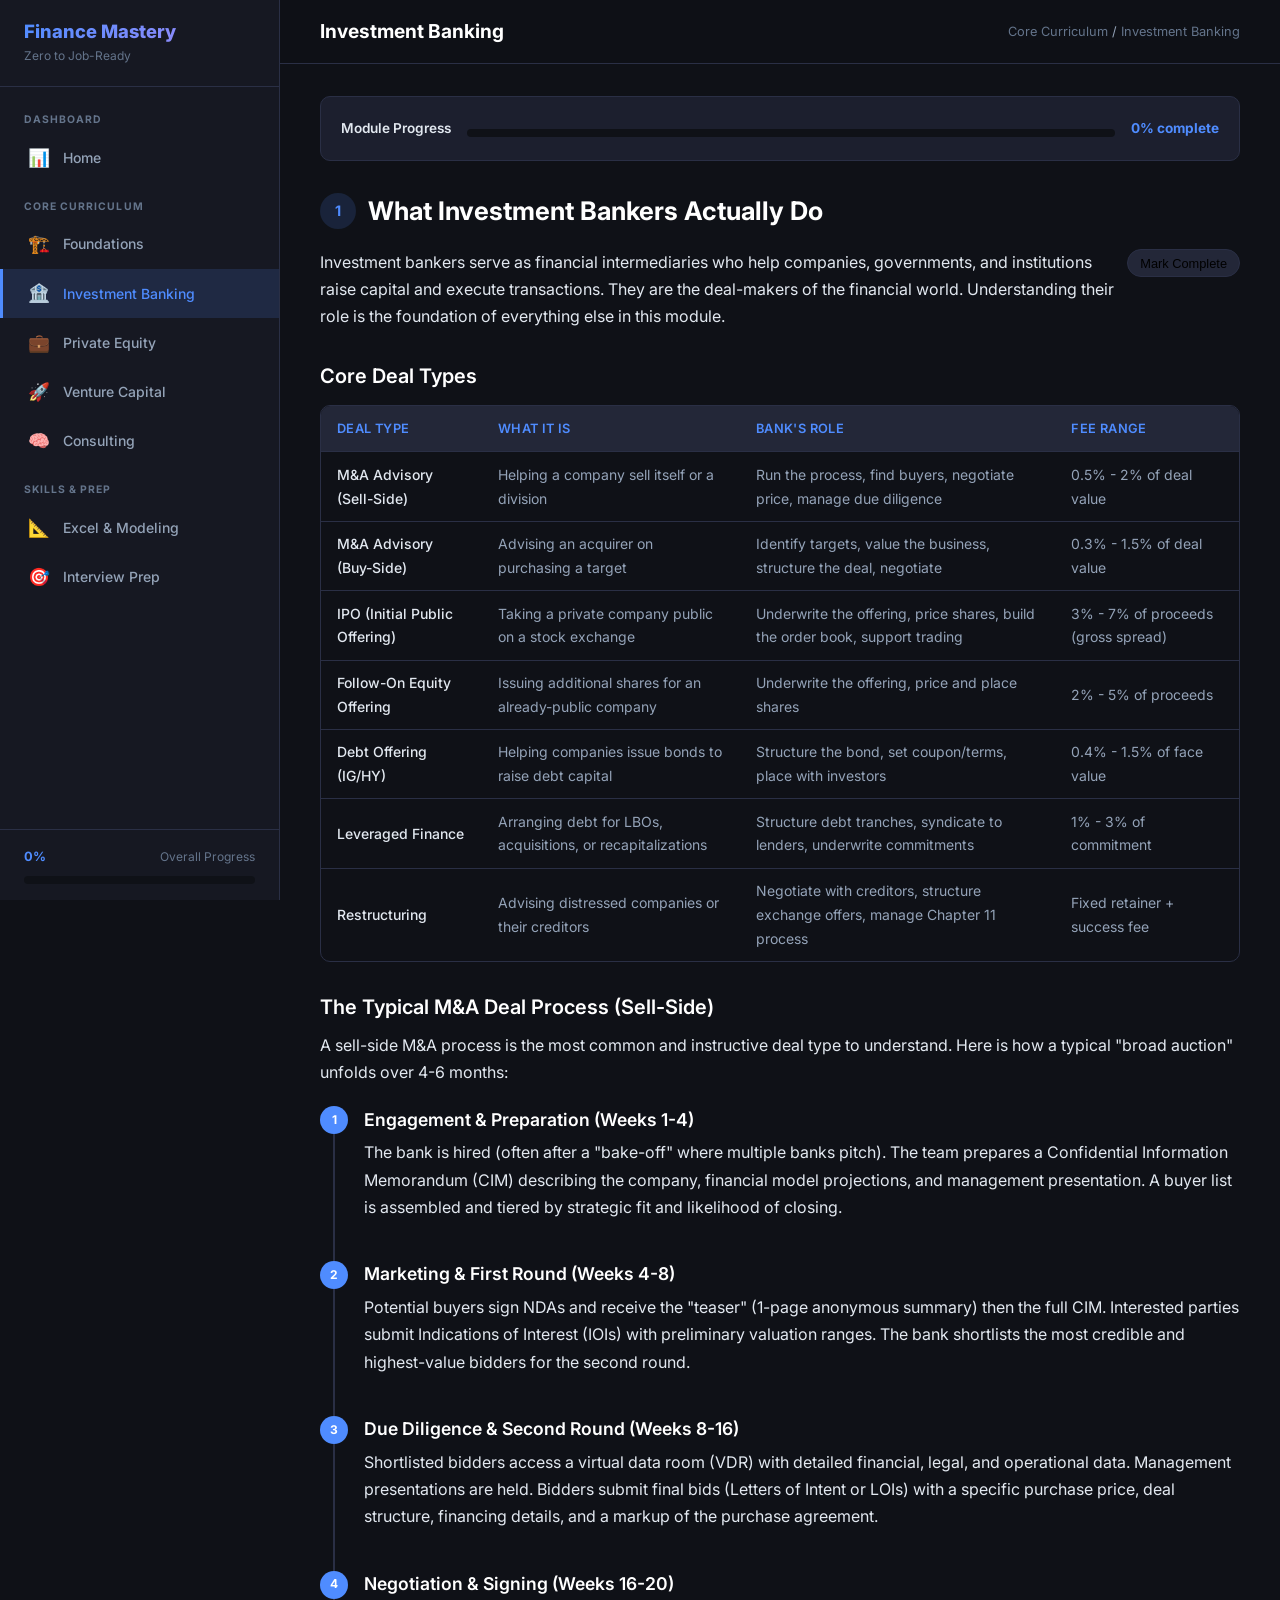
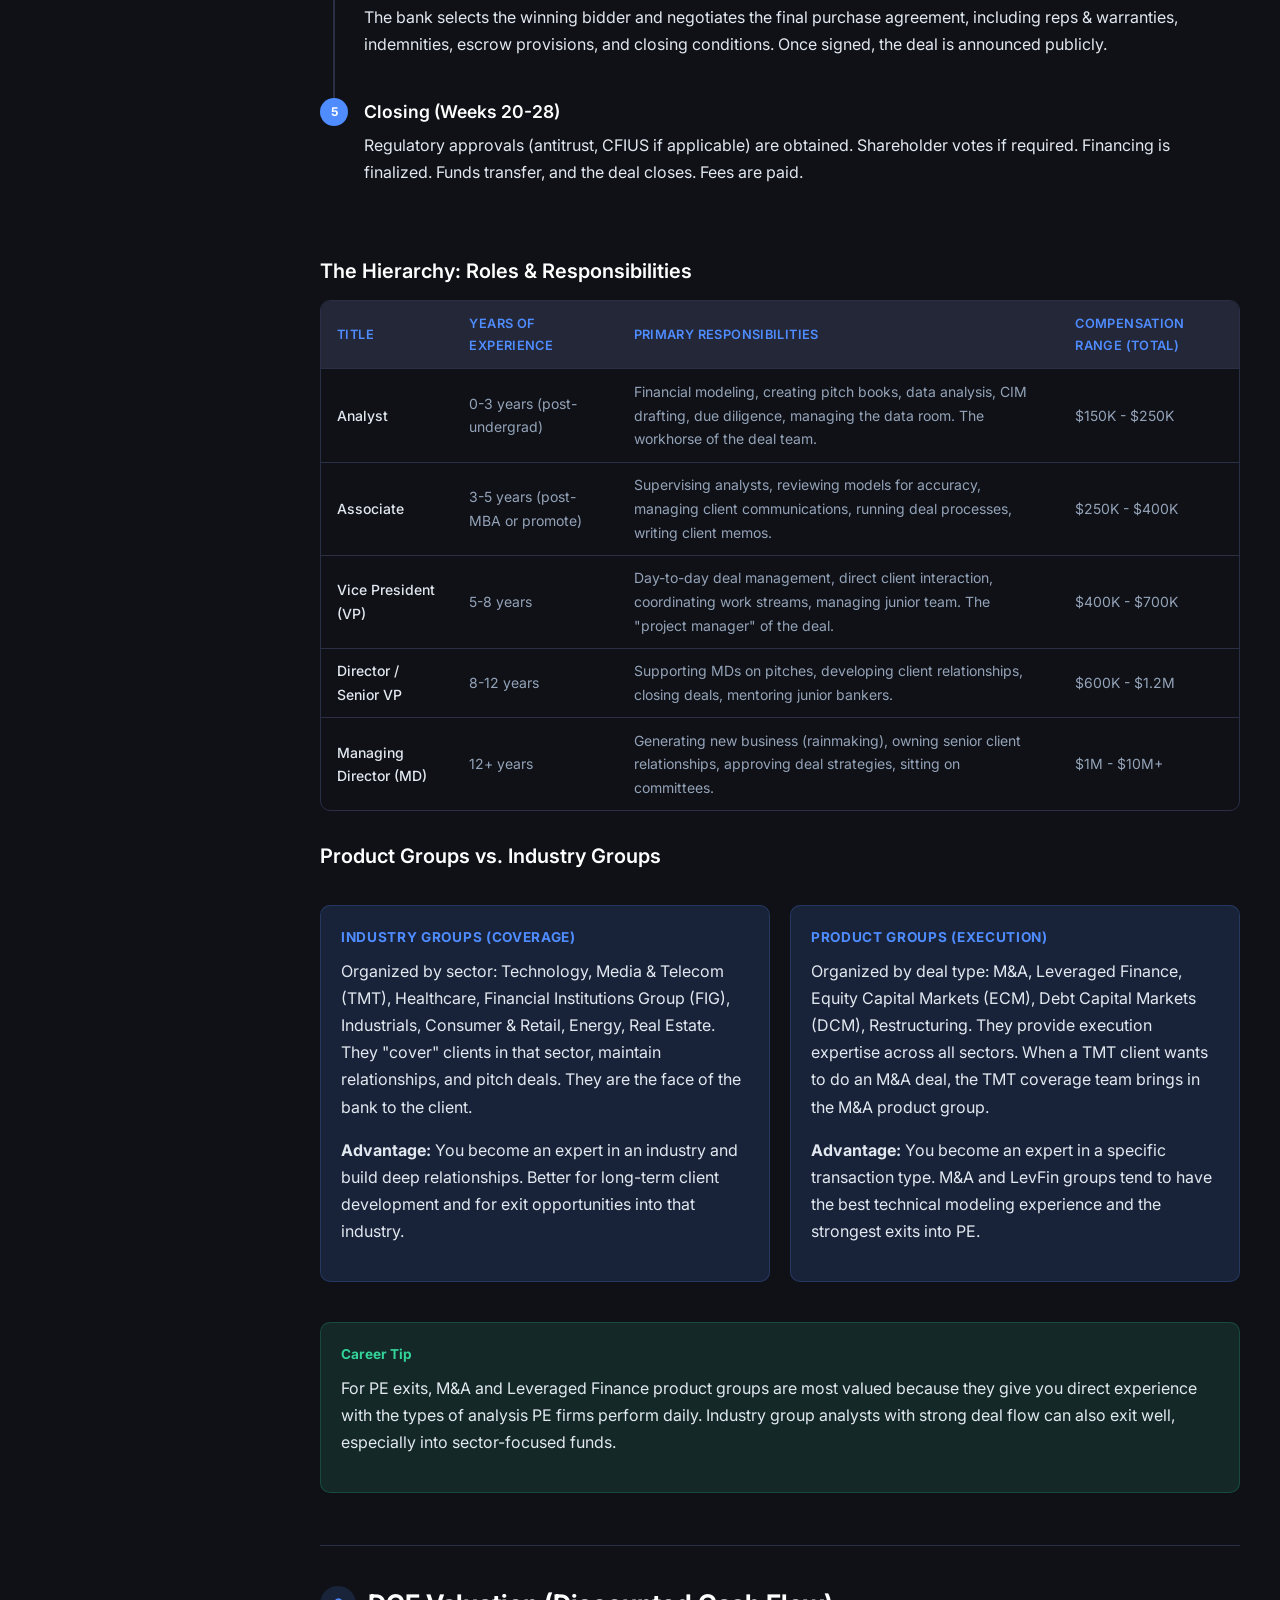
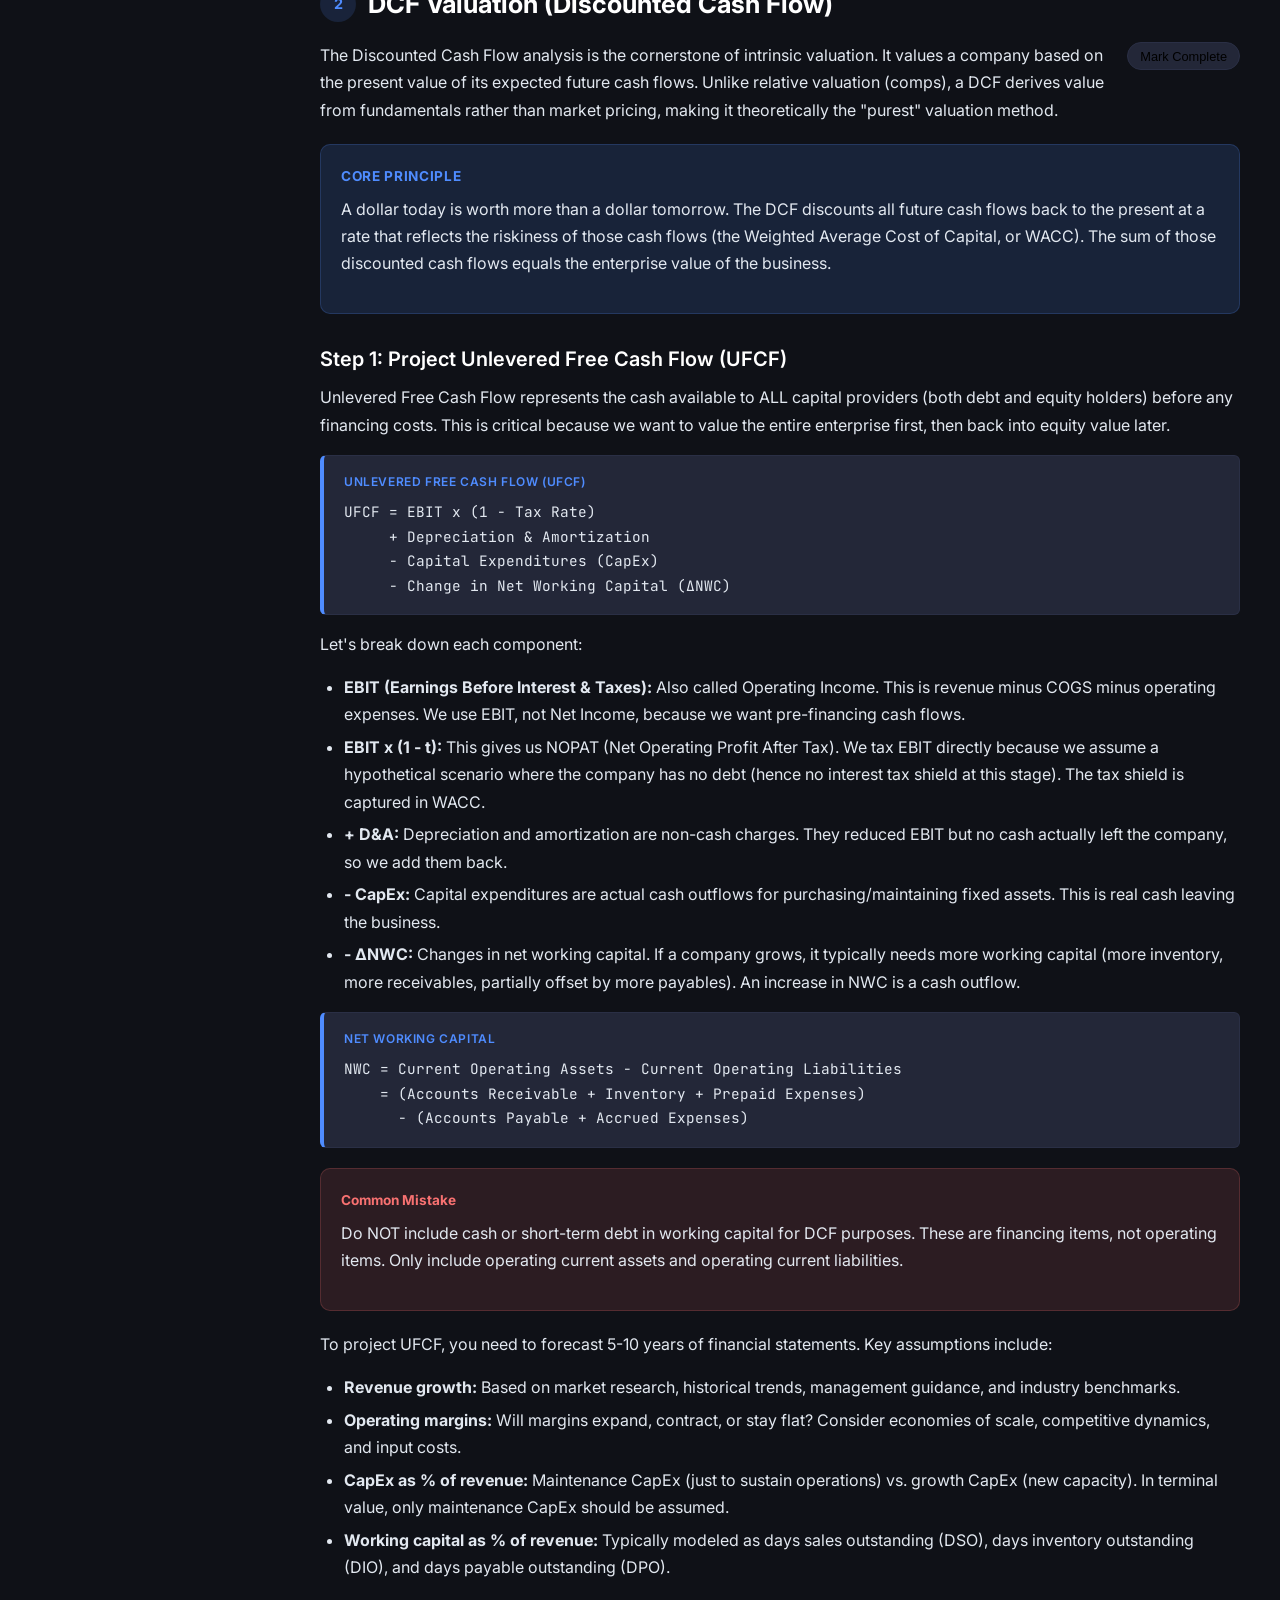
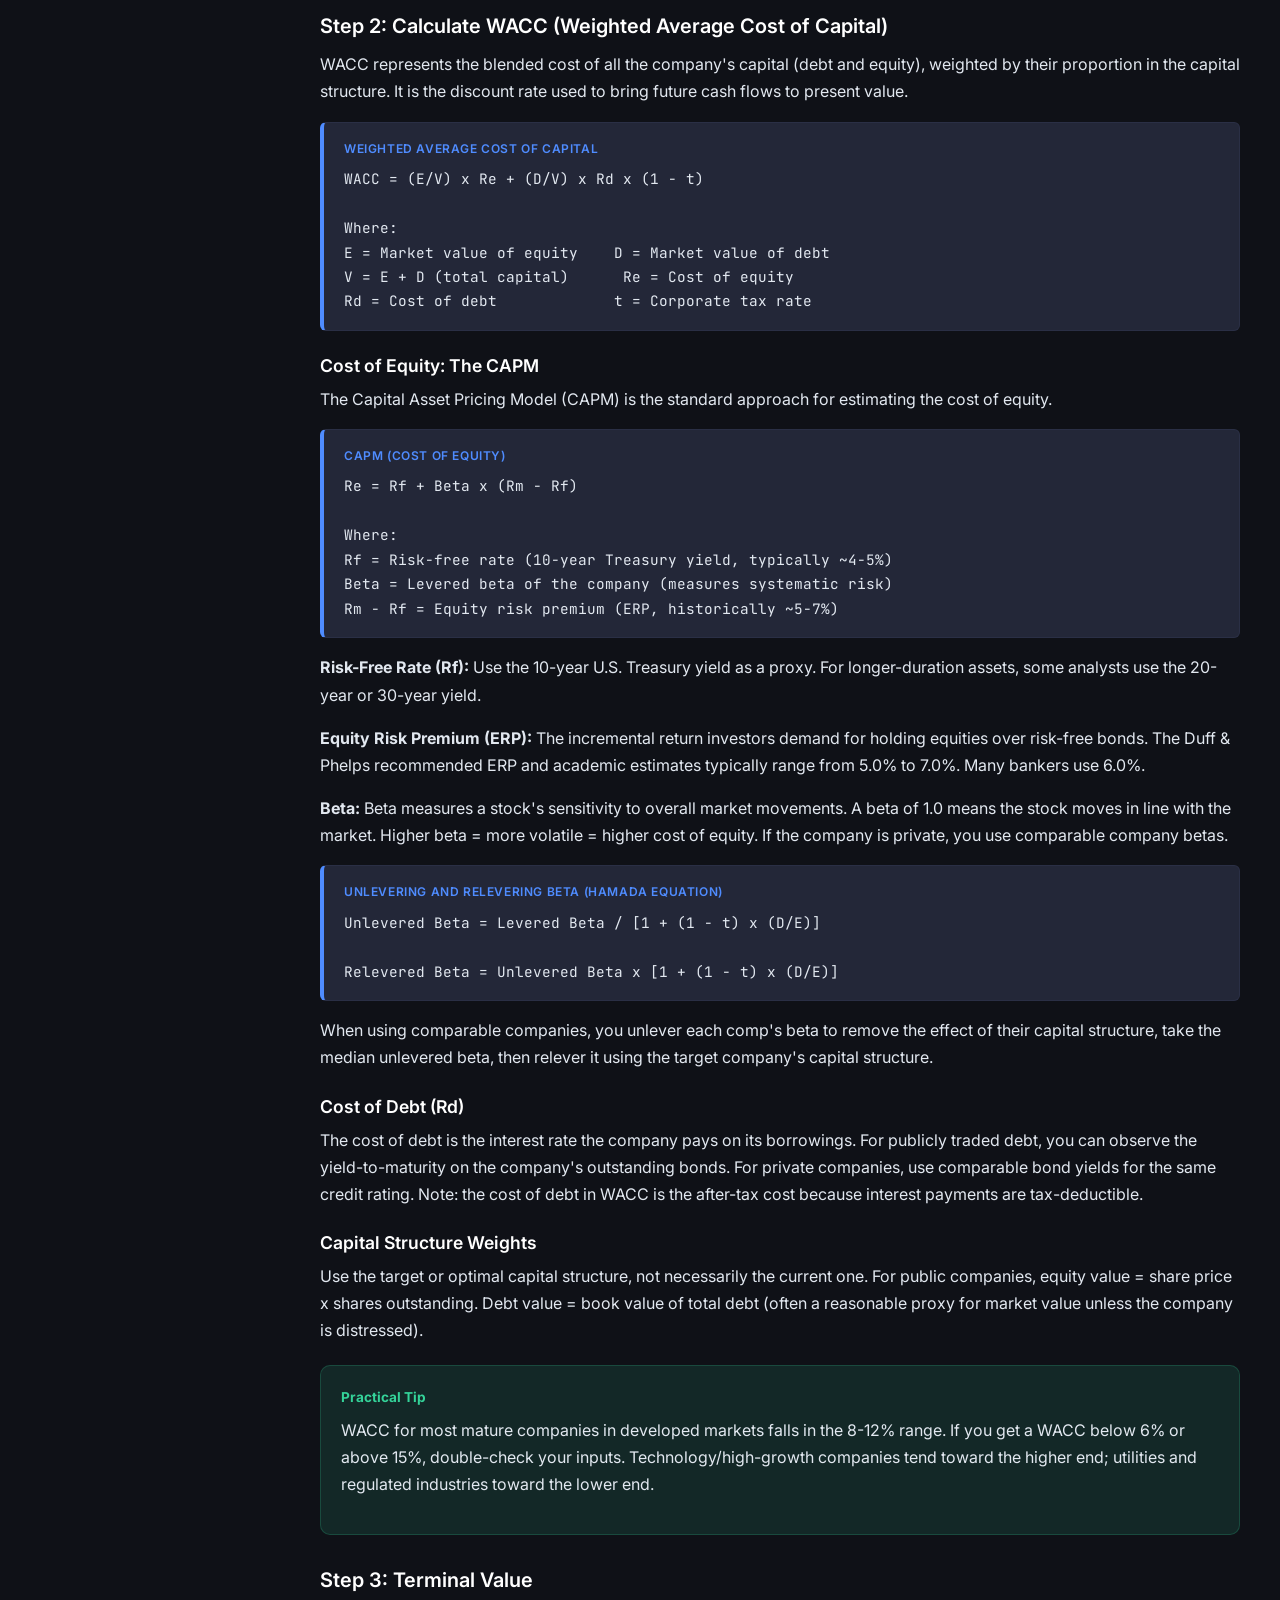
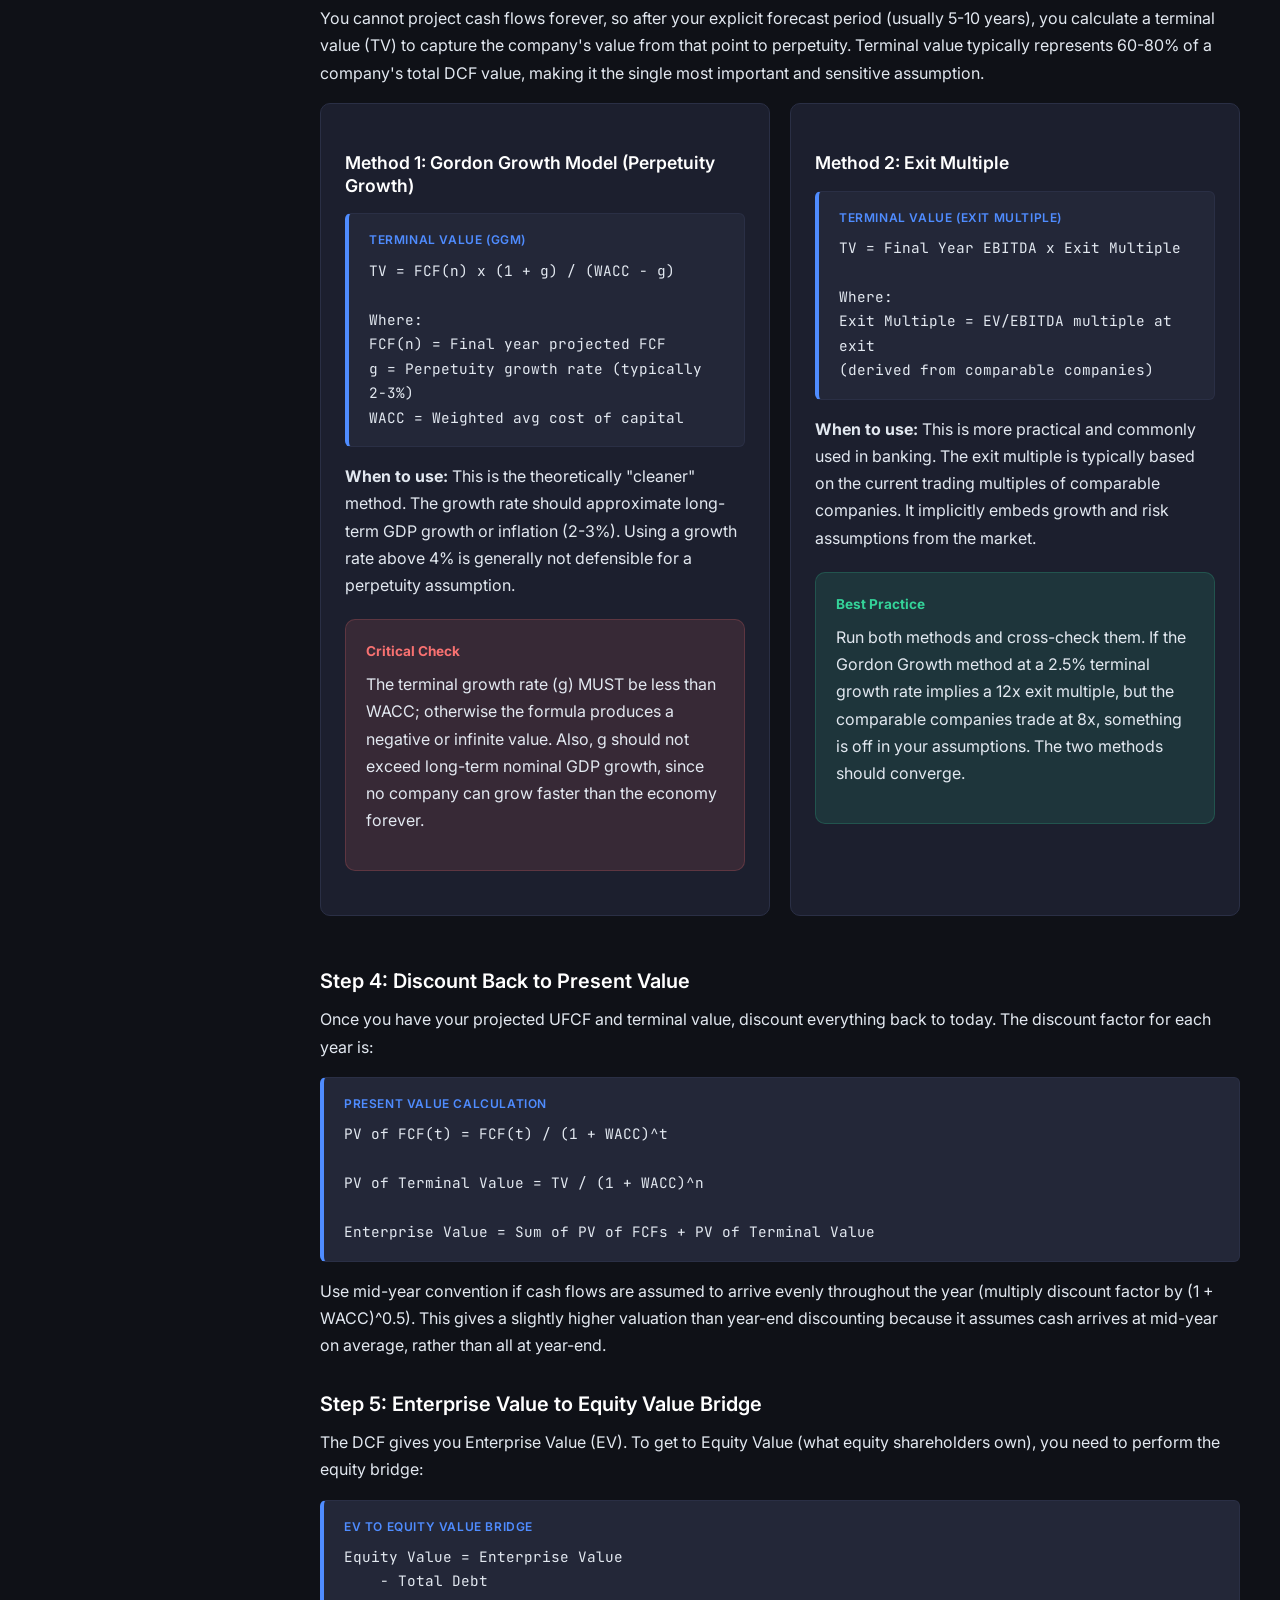
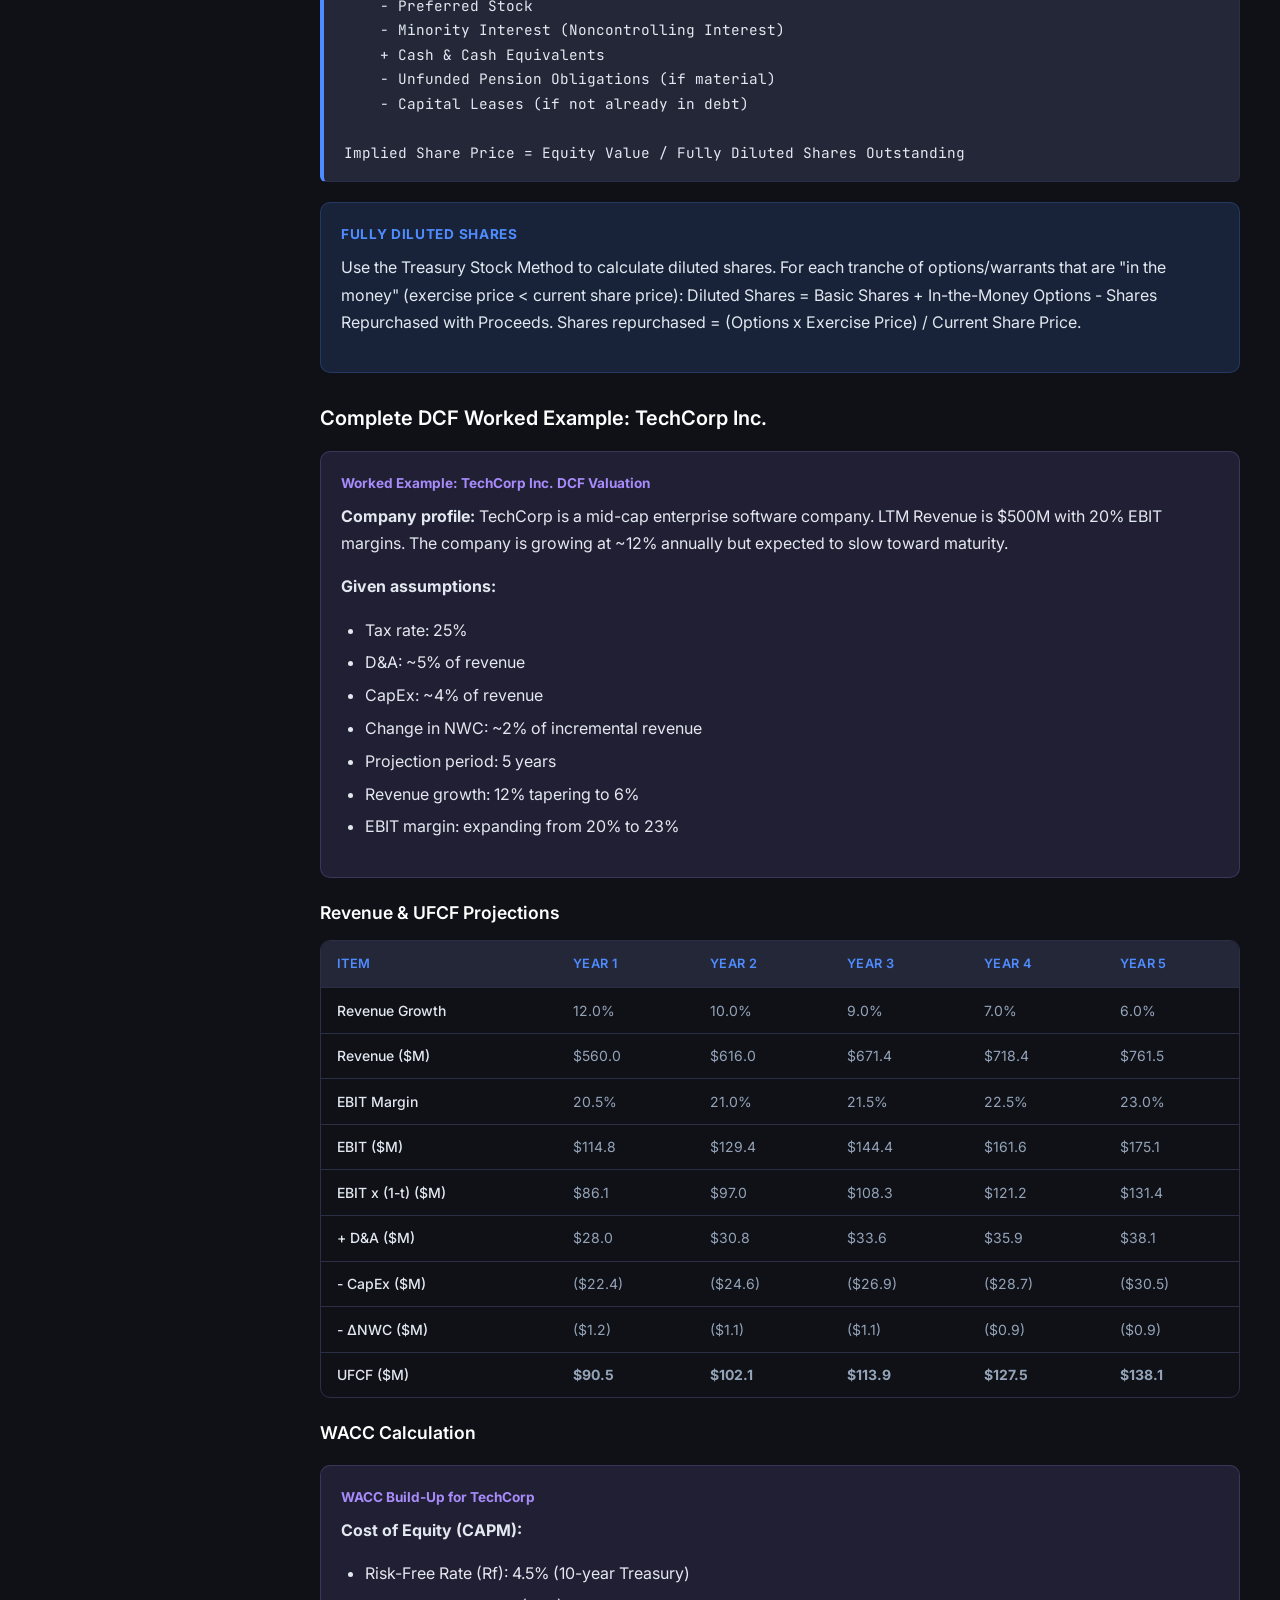
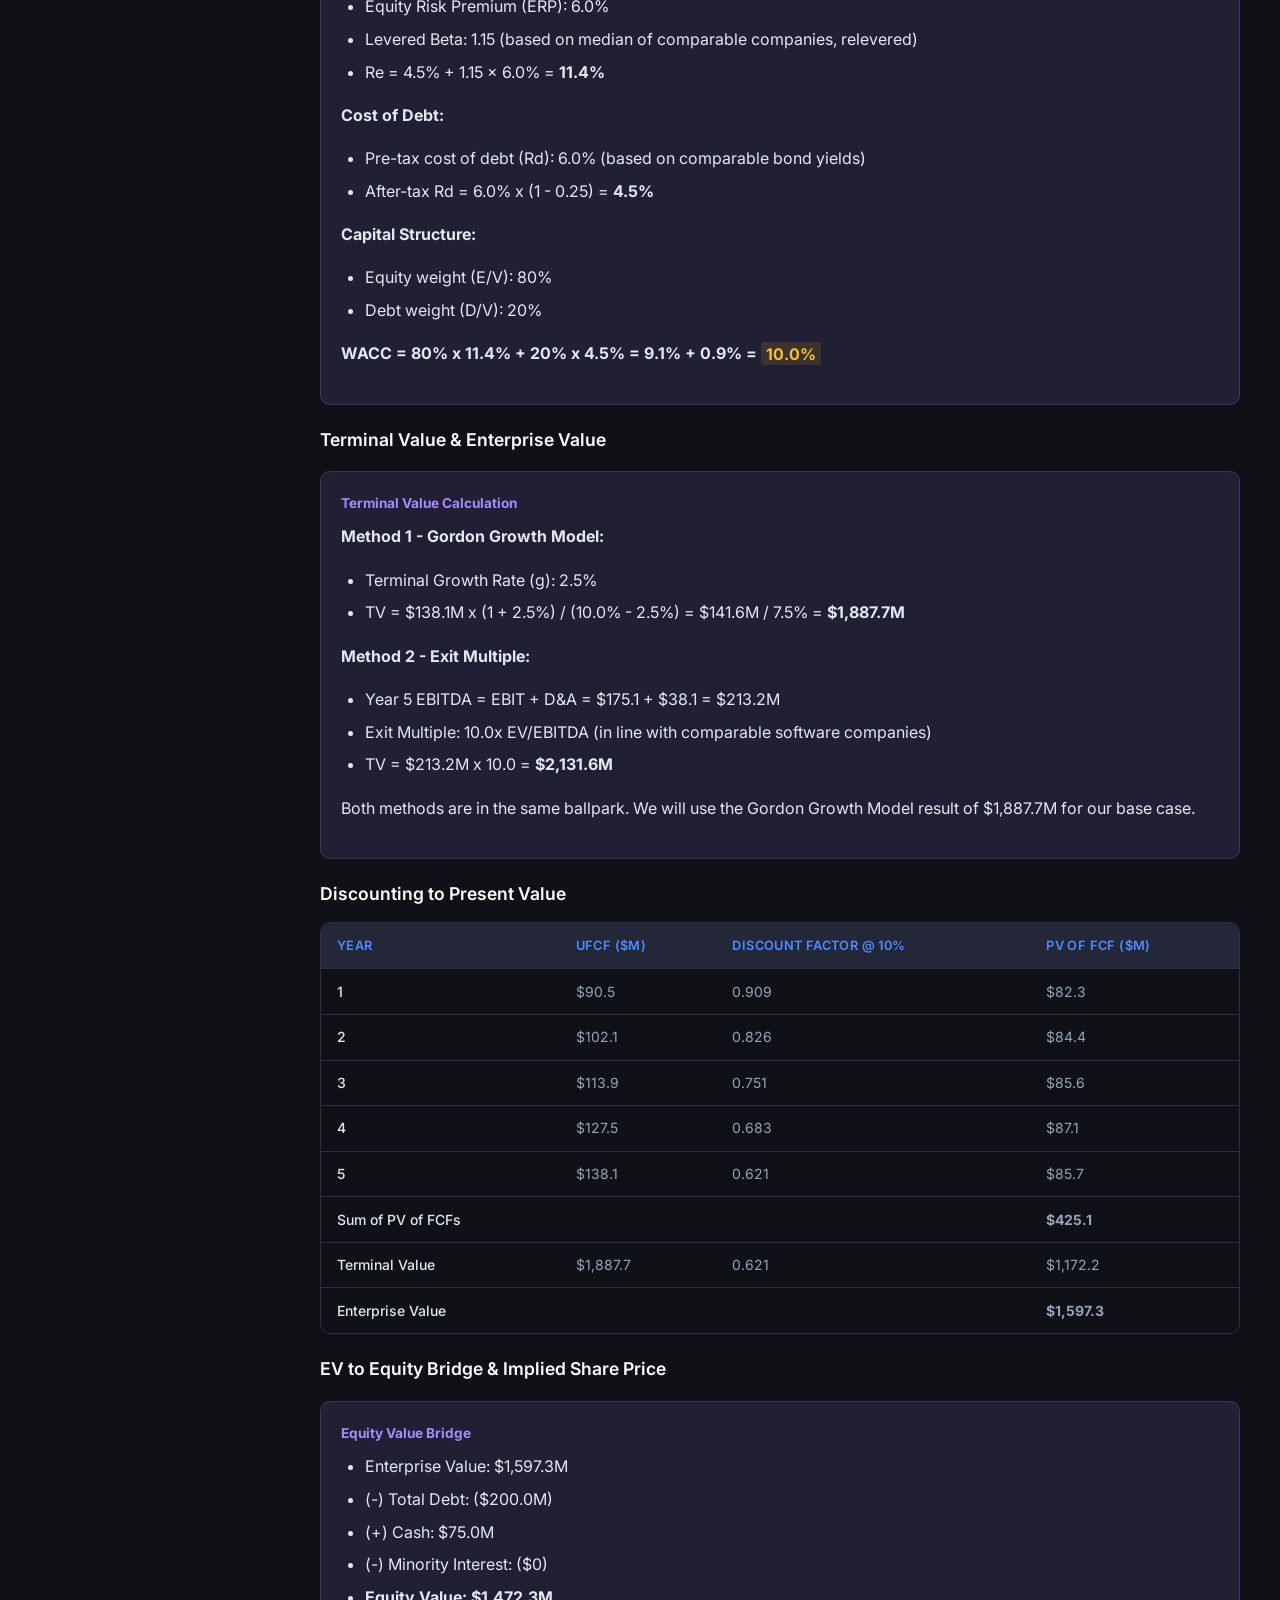
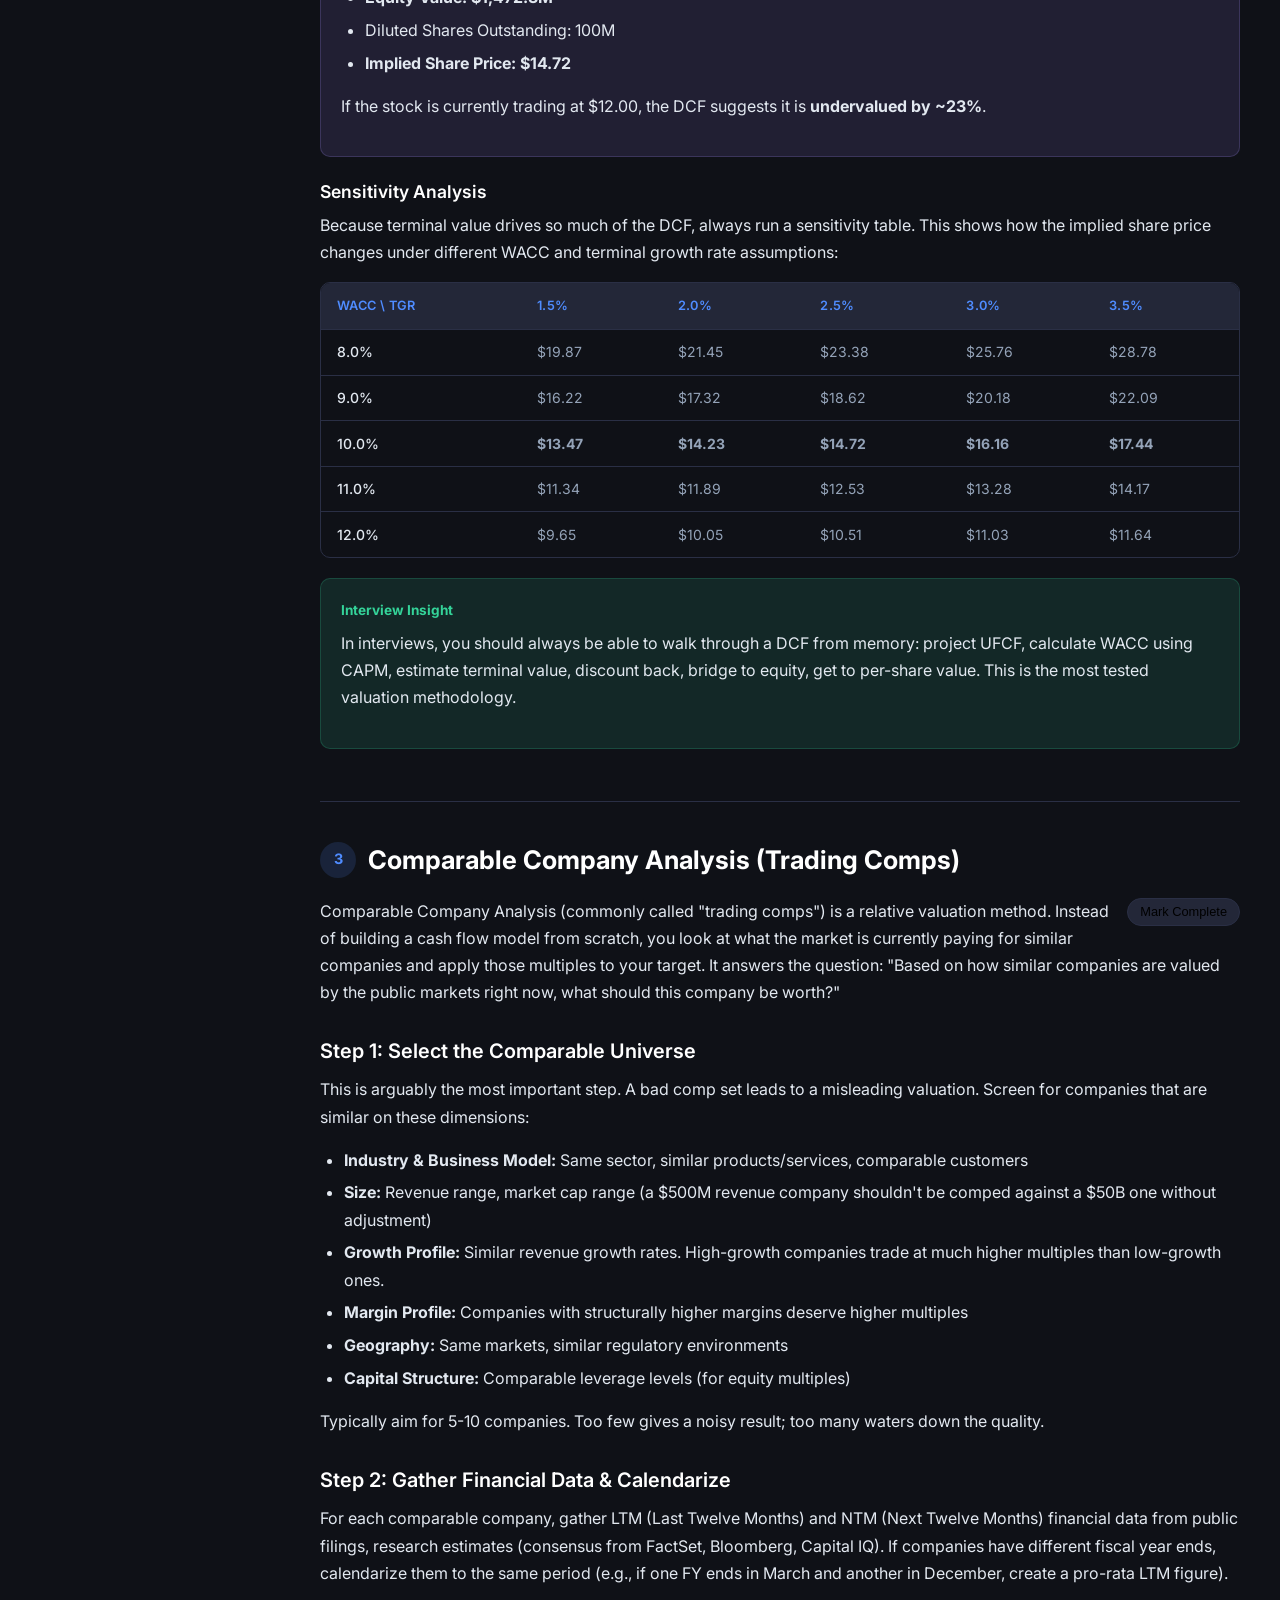
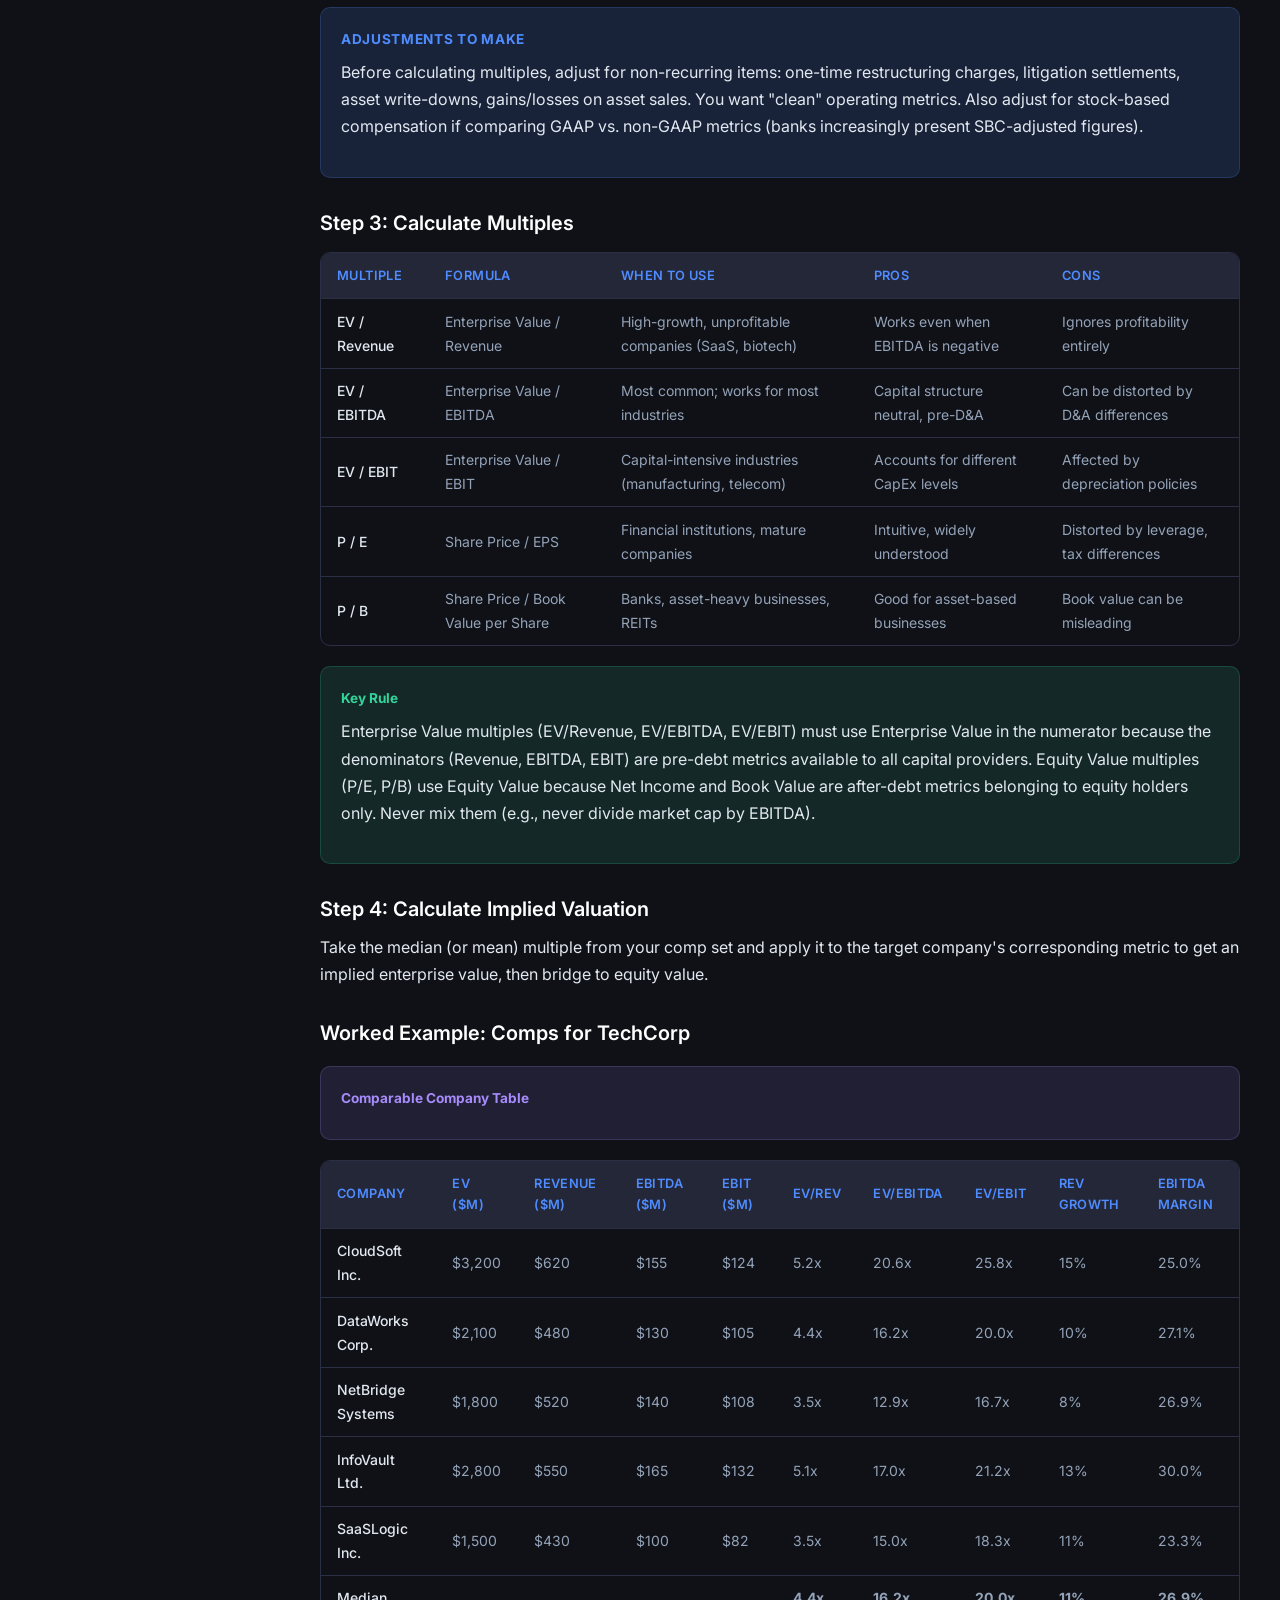
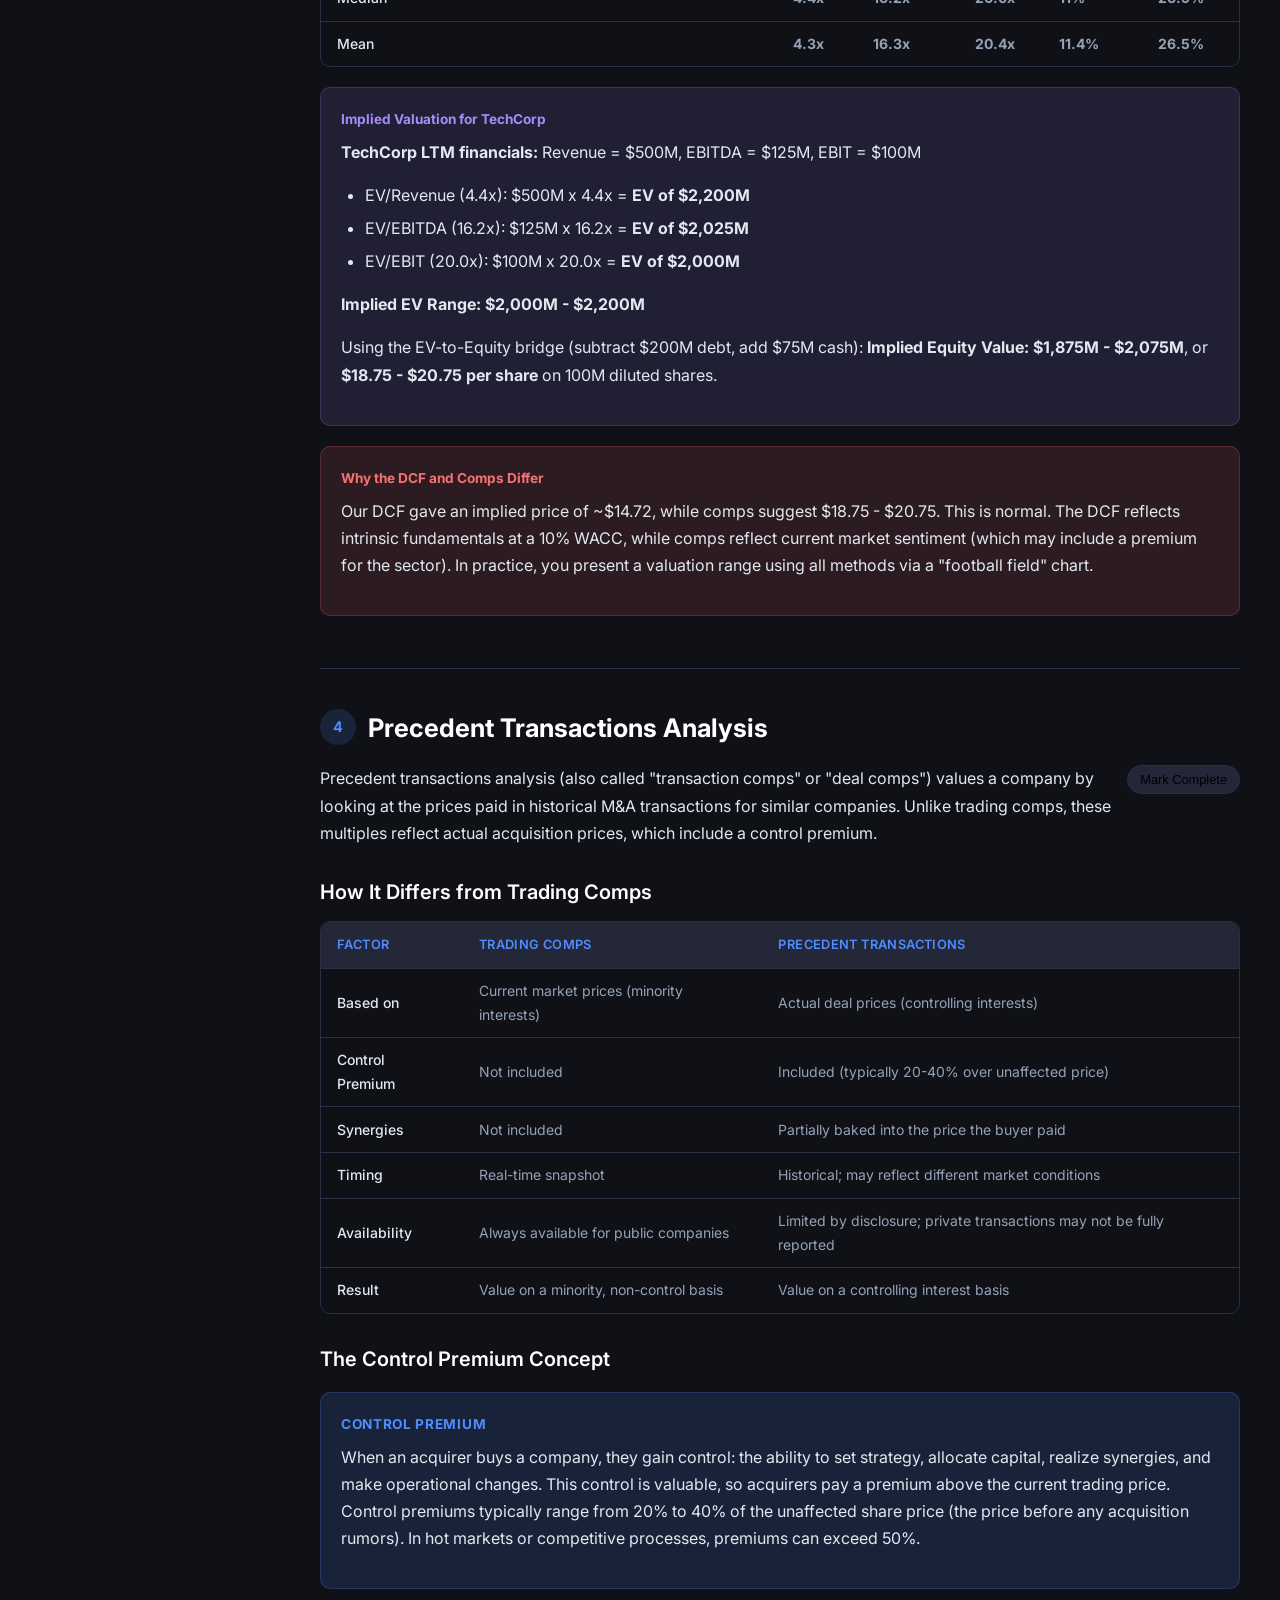
<file: pages/ibd.html>
<!DOCTYPE html>
<html lang="en">
<head>
  <meta charset="UTF-8">
  <meta name="viewport" content="width=device-width, initial-scale=1.0">
  <title>Investment Banking | Finance Mastery</title>
  <link rel="stylesheet" href="../css/styles.css">
  <link href="https://fonts.googleapis.com/css2?family=Inter:wght@400;500;600;700;800&family=JetBrains+Mono:wght@400;500;700&display=swap" rel="stylesheet">
</head>
<body>
<div class="app-layout">

<!-- ===== SIDEBAR ===== -->
<aside class="sidebar">
  <div class="sidebar-header"><h1>Finance Mastery</h1><div class="subtitle">Zero to Job-Ready</div></div>
  <nav class="sidebar-nav">
    <div class="nav-section"><div class="nav-section-title">Dashboard</div><a href="../index.html" class="nav-link"><span class="icon">📊</span> Home</a></div>
    <div class="nav-section"><div class="nav-section-title">Core Curriculum</div>
      <a href="foundations.html" class="nav-link"><span class="icon">🏗️</span> Foundations</a>
      <a href="ibd.html" class="nav-link active"><span class="icon">🏦</span> Investment Banking</a>
      <a href="pe.html" class="nav-link"><span class="icon">💼</span> Private Equity</a>
      <a href="vc.html" class="nav-link"><span class="icon">🚀</span> Venture Capital</a>
      <a href="consulting.html" class="nav-link"><span class="icon">🧠</span> Consulting</a>
    </div>
    <div class="nav-section"><div class="nav-section-title">Skills & Prep</div>
      <a href="excel.html" class="nav-link"><span class="icon">📐</span> Excel & Modeling</a>
      <a href="interview.html" class="nav-link"><span class="icon">🎯</span> Interview Prep</a>
    </div>
  </nav>
  <div class="sidebar-footer"><div style="display:flex;justify-content:space-between;align-items:center;"><span class="progress-pct-text" style="font-weight:700;color:var(--accent);">0%</span><span style="color:var(--text-muted);font-size:0.75rem;">Overall Progress</span></div><div class="progress-bar-container"><div class="progress-bar-fill" style="width:0%"></div></div></div>
</aside>

<!-- ===== MAIN ===== -->
<main class="main-content">
  <header class="content-header">
    <button class="hamburger">&#9776;</button>
    <h2>Investment Banking</h2>
    <div class="breadcrumb">Core Curriculum <span>/</span> Investment Banking</div>
  </header>

  <div class="content-body">

    <!-- Page Progress -->
    <div class="page-progress" data-page="ibd">
      <div class="progress-text">Module Progress</div>
      <div class="progress-bar-container"><div class="progress-bar-fill" style="width:0%"></div></div>
      <div class="progress-pct">0% complete</div>
    </div>



    <!-- ============================================================ -->
    <!-- SECTION 1: WHAT INVESTMENT BANKERS DO                        -->
    <!-- ============================================================ -->
    <section class="topic-section" id="what-ibankers-do">
      <div class="topic-header">
        <div class="topic-number">1</div>
        <h2 style="margin:0">What Investment Bankers Actually Do</h2>
      </div>
      <button class="section-check" data-section-page="ibd" data-section-id="what-ibankers-do">Mark Complete</button>

      <p>Investment bankers serve as financial intermediaries who help companies, governments, and institutions raise capital and execute transactions. They are the deal-makers of the financial world. Understanding their role is the foundation of everything else in this module.</p>

      <h3>Core Deal Types</h3>
      <div class="table-container">
        <table>
          <thead><tr><th>Deal Type</th><th>What It Is</th><th>Bank's Role</th><th>Fee Range</th></tr></thead>
          <tbody>
            <tr><td>M&amp;A Advisory (Sell-Side)</td><td>Helping a company sell itself or a division</td><td>Run the process, find buyers, negotiate price, manage due diligence</td><td>0.5% - 2% of deal value</td></tr>
            <tr><td>M&amp;A Advisory (Buy-Side)</td><td>Advising an acquirer on purchasing a target</td><td>Identify targets, value the business, structure the deal, negotiate</td><td>0.3% - 1.5% of deal value</td></tr>
            <tr><td>IPO (Initial Public Offering)</td><td>Taking a private company public on a stock exchange</td><td>Underwrite the offering, price shares, build the order book, support trading</td><td>3% - 7% of proceeds (gross spread)</td></tr>
            <tr><td>Follow-On Equity Offering</td><td>Issuing additional shares for an already-public company</td><td>Underwrite the offering, price and place shares</td><td>2% - 5% of proceeds</td></tr>
            <tr><td>Debt Offering (IG/HY)</td><td>Helping companies issue bonds to raise debt capital</td><td>Structure the bond, set coupon/terms, place with investors</td><td>0.4% - 1.5% of face value</td></tr>
            <tr><td>Leveraged Finance</td><td>Arranging debt for LBOs, acquisitions, or recapitalizations</td><td>Structure debt tranches, syndicate to lenders, underwrite commitments</td><td>1% - 3% of commitment</td></tr>
            <tr><td>Restructuring</td><td>Advising distressed companies or their creditors</td><td>Negotiate with creditors, structure exchange offers, manage Chapter 11 process</td><td>Fixed retainer + success fee</td></tr>
          </tbody>
        </table>
      </div>

      <h3>The Typical M&amp;A Deal Process (Sell-Side)</h3>
      <p>A sell-side M&amp;A process is the most common and instructive deal type to understand. Here is how a typical "broad auction" unfolds over 4-6 months:</p>
      <div class="steps">
        <div class="step">
          <div class="step-indicator"><div class="step-dot">1</div><div class="step-line"></div></div>
          <div class="step-content"><h4>Engagement &amp; Preparation (Weeks 1-4)</h4><p>The bank is hired (often after a "bake-off" where multiple banks pitch). The team prepares a Confidential Information Memorandum (CIM) describing the company, financial model projections, and management presentation. A buyer list is assembled and tiered by strategic fit and likelihood of closing.</p></div>
        </div>
        <div class="step">
          <div class="step-indicator"><div class="step-dot">2</div><div class="step-line"></div></div>
          <div class="step-content"><h4>Marketing &amp; First Round (Weeks 4-8)</h4><p>Potential buyers sign NDAs and receive the "teaser" (1-page anonymous summary) then the full CIM. Interested parties submit Indications of Interest (IOIs) with preliminary valuation ranges. The bank shortlists the most credible and highest-value bidders for the second round.</p></div>
        </div>
        <div class="step">
          <div class="step-indicator"><div class="step-dot">3</div><div class="step-line"></div></div>
          <div class="step-content"><h4>Due Diligence &amp; Second Round (Weeks 8-16)</h4><p>Shortlisted bidders access a virtual data room (VDR) with detailed financial, legal, and operational data. Management presentations are held. Bidders submit final bids (Letters of Intent or LOIs) with a specific purchase price, deal structure, financing details, and a markup of the purchase agreement.</p></div>
        </div>
        <div class="step">
          <div class="step-indicator"><div class="step-dot">4</div><div class="step-line"></div></div>
          <div class="step-content"><h4>Negotiation &amp; Signing (Weeks 16-20)</h4><p>The bank selects the winning bidder and negotiates the final purchase agreement, including reps &amp; warranties, indemnities, escrow provisions, and closing conditions. Once signed, the deal is announced publicly.</p></div>
        </div>
        <div class="step">
          <div class="step-indicator"><div class="step-dot">5</div><div class="step-line"></div></div>
          <div class="step-content"><h4>Closing (Weeks 20-28)</h4><p>Regulatory approvals (antitrust, CFIUS if applicable) are obtained. Shareholder votes if required. Financing is finalized. Funds transfer, and the deal closes. Fees are paid.</p></div>
        </div>
      </div>

      <h3>The Hierarchy: Roles &amp; Responsibilities</h3>
      <div class="table-container">
        <table>
          <thead><tr><th>Title</th><th>Years of Experience</th><th>Primary Responsibilities</th><th>Compensation Range (Total)</th></tr></thead>
          <tbody>
            <tr><td>Analyst</td><td>0-3 years (post-undergrad)</td><td>Financial modeling, creating pitch books, data analysis, CIM drafting, due diligence, managing the data room. The workhorse of the deal team.</td><td>$150K - $250K</td></tr>
            <tr><td>Associate</td><td>3-5 years (post-MBA or promote)</td><td>Supervising analysts, reviewing models for accuracy, managing client communications, running deal processes, writing client memos.</td><td>$250K - $400K</td></tr>
            <tr><td>Vice President (VP)</td><td>5-8 years</td><td>Day-to-day deal management, direct client interaction, coordinating work streams, managing junior team. The "project manager" of the deal.</td><td>$400K - $700K</td></tr>
            <tr><td>Director / Senior VP</td><td>8-12 years</td><td>Supporting MDs on pitches, developing client relationships, closing deals, mentoring junior bankers.</td><td>$600K - $1.2M</td></tr>
            <tr><td>Managing Director (MD)</td><td>12+ years</td><td>Generating new business (rainmaking), owning senior client relationships, approving deal strategies, sitting on committees.</td><td>$1M - $10M+</td></tr>
          </tbody>
        </table>
      </div>

      <h3>Product Groups vs. Industry Groups</h3>
      <div class="two-col">
        <div class="key-concept">
          <div class="concept-title">Industry Groups (Coverage)</div>
          <p>Organized by sector: Technology, Media &amp; Telecom (TMT), Healthcare, Financial Institutions Group (FIG), Industrials, Consumer &amp; Retail, Energy, Real Estate. They "cover" clients in that sector, maintain relationships, and pitch deals. They are the face of the bank to the client.</p>
          <p><strong>Advantage:</strong> You become an expert in an industry and build deep relationships. Better for long-term client development and for exit opportunities into that industry.</p>
        </div>
        <div class="key-concept">
          <div class="concept-title">Product Groups (Execution)</div>
          <p>Organized by deal type: M&amp;A, Leveraged Finance, Equity Capital Markets (ECM), Debt Capital Markets (DCM), Restructuring. They provide execution expertise across all sectors. When a TMT client wants to do an M&amp;A deal, the TMT coverage team brings in the M&amp;A product group.</p>
          <p><strong>Advantage:</strong> You become an expert in a specific transaction type. M&amp;A and LevFin groups tend to have the best technical modeling experience and the strongest exits into PE.</p>
        </div>
      </div>

      <div class="tip-box">
        <div class="tip-title">Career Tip</div>
        <p>For PE exits, M&amp;A and Leveraged Finance product groups are most valued because they give you direct experience with the types of analysis PE firms perform daily. Industry group analysts with strong deal flow can also exit well, especially into sector-focused funds.</p>
      </div>
    </section>


    <!-- ============================================================ -->
    <!-- SECTION 2: DCF VALUATION                                     -->
    <!-- ============================================================ -->
    <section class="topic-section" id="dcf-valuation">
      <div class="topic-header">
        <div class="topic-number">2</div>
        <h2 style="margin:0">DCF Valuation (Discounted Cash Flow)</h2>
      </div>
      <button class="section-check" data-section-page="ibd" data-section-id="dcf-valuation">Mark Complete</button>

      <p>The Discounted Cash Flow analysis is the cornerstone of intrinsic valuation. It values a company based on the present value of its expected future cash flows. Unlike relative valuation (comps), a DCF derives value from fundamentals rather than market pricing, making it theoretically the "purest" valuation method.</p>

      <div class="key-concept">
        <div class="concept-title">Core Principle</div>
        <p>A dollar today is worth more than a dollar tomorrow. The DCF discounts all future cash flows back to the present at a rate that reflects the riskiness of those cash flows (the Weighted Average Cost of Capital, or WACC). The sum of those discounted cash flows equals the enterprise value of the business.</p>
      </div>

      <!-- STEP 1 -->
      <h3>Step 1: Project Unlevered Free Cash Flow (UFCF)</h3>
      <p>Unlevered Free Cash Flow represents the cash available to ALL capital providers (both debt and equity holders) before any financing costs. This is critical because we want to value the entire enterprise first, then back into equity value later.</p>

      <div class="formula-box">
        <div class="formula-label">Unlevered Free Cash Flow (UFCF)</div>
        UFCF = EBIT x (1 - Tax Rate)<br>
        &nbsp;&nbsp;&nbsp;&nbsp;&nbsp;+ Depreciation &amp; Amortization<br>
        &nbsp;&nbsp;&nbsp;&nbsp;&nbsp;- Capital Expenditures (CapEx)<br>
        &nbsp;&nbsp;&nbsp;&nbsp;&nbsp;- Change in Net Working Capital (&#916;NWC)
      </div>

      <p>Let's break down each component:</p>
      <ul>
        <li><strong>EBIT (Earnings Before Interest &amp; Taxes):</strong> Also called Operating Income. This is revenue minus COGS minus operating expenses. We use EBIT, not Net Income, because we want pre-financing cash flows.</li>
        <li><strong>EBIT x (1 - t):</strong> This gives us NOPAT (Net Operating Profit After Tax). We tax EBIT directly because we assume a hypothetical scenario where the company has no debt (hence no interest tax shield at this stage). The tax shield is captured in WACC.</li>
        <li><strong>+ D&amp;A:</strong> Depreciation and amortization are non-cash charges. They reduced EBIT but no cash actually left the company, so we add them back.</li>
        <li><strong>- CapEx:</strong> Capital expenditures are actual cash outflows for purchasing/maintaining fixed assets. This is real cash leaving the business.</li>
        <li><strong>- &#916;NWC:</strong> Changes in net working capital. If a company grows, it typically needs more working capital (more inventory, more receivables, partially offset by more payables). An increase in NWC is a cash outflow.</li>
      </ul>

      <div class="formula-box">
        <div class="formula-label">Net Working Capital</div>
        NWC = Current Operating Assets - Current Operating Liabilities<br>
        &nbsp;&nbsp;&nbsp;&nbsp;= (Accounts Receivable + Inventory + Prepaid Expenses)<br>
        &nbsp;&nbsp;&nbsp;&nbsp;&nbsp;&nbsp;- (Accounts Payable + Accrued Expenses)
      </div>

      <div class="warning-box">
        <div class="warning-title">Common Mistake</div>
        <p>Do NOT include cash or short-term debt in working capital for DCF purposes. These are financing items, not operating items. Only include operating current assets and operating current liabilities.</p>
      </div>

      <p>To project UFCF, you need to forecast 5-10 years of financial statements. Key assumptions include:</p>
      <ul>
        <li><strong>Revenue growth:</strong> Based on market research, historical trends, management guidance, and industry benchmarks.</li>
        <li><strong>Operating margins:</strong> Will margins expand, contract, or stay flat? Consider economies of scale, competitive dynamics, and input costs.</li>
        <li><strong>CapEx as % of revenue:</strong> Maintenance CapEx (just to sustain operations) vs. growth CapEx (new capacity). In terminal value, only maintenance CapEx should be assumed.</li>
        <li><strong>Working capital as % of revenue:</strong> Typically modeled as days sales outstanding (DSO), days inventory outstanding (DIO), and days payable outstanding (DPO).</li>
      </ul>

      <!-- STEP 2 -->
      <h3>Step 2: Calculate WACC (Weighted Average Cost of Capital)</h3>
      <p>WACC represents the blended cost of all the company's capital (debt and equity), weighted by their proportion in the capital structure. It is the discount rate used to bring future cash flows to present value.</p>

      <div class="formula-box">
        <div class="formula-label">Weighted Average Cost of Capital</div>
        WACC = (E/V) x Re + (D/V) x Rd x (1 - t)<br><br>
        Where:<br>
        E = Market value of equity&nbsp;&nbsp;&nbsp;&nbsp;D = Market value of debt<br>
        V = E + D (total capital)&nbsp;&nbsp;&nbsp;&nbsp;&nbsp;&nbsp;Re = Cost of equity<br>
        Rd = Cost of debt&nbsp;&nbsp;&nbsp;&nbsp;&nbsp;&nbsp;&nbsp;&nbsp;&nbsp;&nbsp;&nbsp;&nbsp;&nbsp;t = Corporate tax rate
      </div>

      <h4>Cost of Equity: The CAPM</h4>
      <p>The Capital Asset Pricing Model (CAPM) is the standard approach for estimating the cost of equity.</p>

      <div class="formula-box">
        <div class="formula-label">CAPM (Cost of Equity)</div>
        Re = Rf + Beta x (Rm - Rf)<br><br>
        Where:<br>
        Rf = Risk-free rate (10-year Treasury yield, typically ~4-5%)<br>
        Beta = Levered beta of the company (measures systematic risk)<br>
        Rm - Rf = Equity risk premium (ERP, historically ~5-7%)
      </div>

      <p><strong>Risk-Free Rate (Rf):</strong> Use the 10-year U.S. Treasury yield as a proxy. For longer-duration assets, some analysts use the 20-year or 30-year yield.</p>

      <p><strong>Equity Risk Premium (ERP):</strong> The incremental return investors demand for holding equities over risk-free bonds. The Duff &amp; Phelps recommended ERP and academic estimates typically range from 5.0% to 7.0%. Many bankers use 6.0%.</p>

      <p><strong>Beta:</strong> Beta measures a stock's sensitivity to overall market movements. A beta of 1.0 means the stock moves in line with the market. Higher beta = more volatile = higher cost of equity. If the company is private, you use comparable company betas.</p>

      <div class="formula-box">
        <div class="formula-label">Unlevering and Relevering Beta (Hamada Equation)</div>
        Unlevered Beta = Levered Beta / [1 + (1 - t) x (D/E)]<br><br>
        Relevered Beta = Unlevered Beta x [1 + (1 - t) x (D/E)]
      </div>

      <p>When using comparable companies, you unlever each comp's beta to remove the effect of their capital structure, take the median unlevered beta, then relever it using the target company's capital structure.</p>

      <h4>Cost of Debt (Rd)</h4>
      <p>The cost of debt is the interest rate the company pays on its borrowings. For publicly traded debt, you can observe the yield-to-maturity on the company's outstanding bonds. For private companies, use comparable bond yields for the same credit rating. Note: the cost of debt in WACC is the after-tax cost because interest payments are tax-deductible.</p>

      <h4>Capital Structure Weights</h4>
      <p>Use the target or optimal capital structure, not necessarily the current one. For public companies, equity value = share price x shares outstanding. Debt value = book value of total debt (often a reasonable proxy for market value unless the company is distressed).</p>

      <div class="tip-box">
        <div class="tip-title">Practical Tip</div>
        <p>WACC for most mature companies in developed markets falls in the 8-12% range. If you get a WACC below 6% or above 15%, double-check your inputs. Technology/high-growth companies tend toward the higher end; utilities and regulated industries toward the lower end.</p>
      </div>

      <!-- STEP 3 -->
      <h3>Step 3: Terminal Value</h3>
      <p>You cannot project cash flows forever, so after your explicit forecast period (usually 5-10 years), you calculate a terminal value (TV) to capture the company's value from that point to perpetuity. Terminal value typically represents 60-80% of a company's total DCF value, making it the single most important and sensitive assumption.</p>

      <div class="two-col">
        <div class="card">
          <h4>Method 1: Gordon Growth Model (Perpetuity Growth)</h4>
          <div class="formula-box">
            <div class="formula-label">Terminal Value (GGM)</div>
            TV = FCF(n) x (1 + g) / (WACC - g)<br><br>
            Where:<br>
            FCF(n) = Final year projected FCF<br>
            g = Perpetuity growth rate (typically 2-3%)<br>
            WACC = Weighted avg cost of capital
          </div>
          <p><strong>When to use:</strong> This is the theoretically "cleaner" method. The growth rate should approximate long-term GDP growth or inflation (2-3%). Using a growth rate above 4% is generally not defensible for a perpetuity assumption.</p>
          <div class="warning-box">
            <div class="warning-title">Critical Check</div>
            <p>The terminal growth rate (g) MUST be less than WACC; otherwise the formula produces a negative or infinite value. Also, g should not exceed long-term nominal GDP growth, since no company can grow faster than the economy forever.</p>
          </div>
        </div>
        <div class="card">
          <h4>Method 2: Exit Multiple</h4>
          <div class="formula-box">
            <div class="formula-label">Terminal Value (Exit Multiple)</div>
            TV = Final Year EBITDA x Exit Multiple<br><br>
            Where:<br>
            Exit Multiple = EV/EBITDA multiple at exit<br>
            (derived from comparable companies)
          </div>
          <p><strong>When to use:</strong> This is more practical and commonly used in banking. The exit multiple is typically based on the current trading multiples of comparable companies. It implicitly embeds growth and risk assumptions from the market.</p>
          <div class="tip-box">
            <div class="tip-title">Best Practice</div>
            <p>Run both methods and cross-check them. If the Gordon Growth method at a 2.5% terminal growth rate implies a 12x exit multiple, but the comparable companies trade at 8x, something is off in your assumptions. The two methods should converge.</p>
          </div>
        </div>
      </div>

      <!-- STEP 4 -->
      <h3>Step 4: Discount Back to Present Value</h3>
      <p>Once you have your projected UFCF and terminal value, discount everything back to today. The discount factor for each year is:</p>

      <div class="formula-box">
        <div class="formula-label">Present Value Calculation</div>
        PV of FCF(t) = FCF(t) / (1 + WACC)^t<br><br>
        PV of Terminal Value = TV / (1 + WACC)^n<br><br>
        Enterprise Value = Sum of PV of FCFs + PV of Terminal Value
      </div>

      <p>Use mid-year convention if cash flows are assumed to arrive evenly throughout the year (multiply discount factor by (1 + WACC)^0.5). This gives a slightly higher valuation than year-end discounting because it assumes cash arrives at mid-year on average, rather than all at year-end.</p>

      <!-- STEP 5 -->
      <h3>Step 5: Enterprise Value to Equity Value Bridge</h3>
      <p>The DCF gives you Enterprise Value (EV). To get to Equity Value (what equity shareholders own), you need to perform the equity bridge:</p>

      <div class="formula-box">
        <div class="formula-label">EV to Equity Value Bridge</div>
        Equity Value = Enterprise Value<br>
        &nbsp;&nbsp;&nbsp;&nbsp;- Total Debt<br>
        &nbsp;&nbsp;&nbsp;&nbsp;- Preferred Stock<br>
        &nbsp;&nbsp;&nbsp;&nbsp;- Minority Interest (Noncontrolling Interest)<br>
        &nbsp;&nbsp;&nbsp;&nbsp;+ Cash &amp; Cash Equivalents<br>
        &nbsp;&nbsp;&nbsp;&nbsp;- Unfunded Pension Obligations (if material)<br>
        &nbsp;&nbsp;&nbsp;&nbsp;- Capital Leases (if not already in debt)<br><br>
        Implied Share Price = Equity Value / Fully Diluted Shares Outstanding
      </div>

      <div class="key-concept">
        <div class="concept-title">Fully Diluted Shares</div>
        <p>Use the Treasury Stock Method to calculate diluted shares. For each tranche of options/warrants that are "in the money" (exercise price &lt; current share price): Diluted Shares = Basic Shares + In-the-Money Options - Shares Repurchased with Proceeds. Shares repurchased = (Options x Exercise Price) / Current Share Price.</p>
      </div>

      <!-- WORKED EXAMPLE -->
      <h3>Complete DCF Worked Example: TechCorp Inc.</h3>
      <div class="example-box">
        <div class="example-title">Worked Example: TechCorp Inc. DCF Valuation</div>
        <p><strong>Company profile:</strong> TechCorp is a mid-cap enterprise software company. LTM Revenue is $500M with 20% EBIT margins. The company is growing at ~12% annually but expected to slow toward maturity.</p>
        <p><strong>Given assumptions:</strong></p>
        <ul>
          <li>Tax rate: 25%</li>
          <li>D&amp;A: ~5% of revenue</li>
          <li>CapEx: ~4% of revenue</li>
          <li>Change in NWC: ~2% of incremental revenue</li>
          <li>Projection period: 5 years</li>
          <li>Revenue growth: 12% tapering to 6%</li>
          <li>EBIT margin: expanding from 20% to 23%</li>
        </ul>
      </div>

      <h4>Revenue &amp; UFCF Projections</h4>
      <div class="table-container">
        <table>
          <thead><tr><th>Item</th><th>Year 1</th><th>Year 2</th><th>Year 3</th><th>Year 4</th><th>Year 5</th></tr></thead>
          <tbody>
            <tr><td>Revenue Growth</td><td>12.0%</td><td>10.0%</td><td>9.0%</td><td>7.0%</td><td>6.0%</td></tr>
            <tr><td>Revenue ($M)</td><td>$560.0</td><td>$616.0</td><td>$671.4</td><td>$718.4</td><td>$761.5</td></tr>
            <tr><td>EBIT Margin</td><td>20.5%</td><td>21.0%</td><td>21.5%</td><td>22.5%</td><td>23.0%</td></tr>
            <tr><td>EBIT ($M)</td><td>$114.8</td><td>$129.4</td><td>$144.4</td><td>$161.6</td><td>$175.1</td></tr>
            <tr><td>EBIT x (1-t) ($M)</td><td>$86.1</td><td>$97.0</td><td>$108.3</td><td>$121.2</td><td>$131.4</td></tr>
            <tr><td>+ D&amp;A ($M)</td><td>$28.0</td><td>$30.8</td><td>$33.6</td><td>$35.9</td><td>$38.1</td></tr>
            <tr><td>- CapEx ($M)</td><td>($22.4)</td><td>($24.6)</td><td>($26.9)</td><td>($28.7)</td><td>($30.5)</td></tr>
            <tr><td>- &#916;NWC ($M)</td><td>($1.2)</td><td>($1.1)</td><td>($1.1)</td><td>($0.9)</td><td>($0.9)</td></tr>
            <tr style="font-weight:700"><td>UFCF ($M)</td><td>$90.5</td><td>$102.1</td><td>$113.9</td><td>$127.5</td><td>$138.1</td></tr>
          </tbody>
        </table>
      </div>

      <h4>WACC Calculation</h4>
      <div class="example-box">
        <div class="example-title">WACC Build-Up for TechCorp</div>
        <p><strong>Cost of Equity (CAPM):</strong></p>
        <ul>
          <li>Risk-Free Rate (Rf): 4.5% (10-year Treasury)</li>
          <li>Equity Risk Premium (ERP): 6.0%</li>
          <li>Levered Beta: 1.15 (based on median of comparable companies, relevered)</li>
          <li>Re = 4.5% + 1.15 x 6.0% = <strong>11.4%</strong></li>
        </ul>
        <p><strong>Cost of Debt:</strong></p>
        <ul>
          <li>Pre-tax cost of debt (Rd): 6.0% (based on comparable bond yields)</li>
          <li>After-tax Rd = 6.0% x (1 - 0.25) = <strong>4.5%</strong></li>
        </ul>
        <p><strong>Capital Structure:</strong></p>
        <ul>
          <li>Equity weight (E/V): 80%</li>
          <li>Debt weight (D/V): 20%</li>
        </ul>
        <p><strong>WACC = 80% x 11.4% + 20% x 4.5% = 9.1% + 0.9% = <mark>10.0%</mark></strong></p>
      </div>

      <h4>Terminal Value &amp; Enterprise Value</h4>
      <div class="example-box">
        <div class="example-title">Terminal Value Calculation</div>
        <p><strong>Method 1 - Gordon Growth Model:</strong></p>
        <ul>
          <li>Terminal Growth Rate (g): 2.5%</li>
          <li>TV = $138.1M x (1 + 2.5%) / (10.0% - 2.5%) = $141.6M / 7.5% = <strong>$1,887.7M</strong></li>
        </ul>
        <p><strong>Method 2 - Exit Multiple:</strong></p>
        <ul>
          <li>Year 5 EBITDA = EBIT + D&amp;A = $175.1 + $38.1 = $213.2M</li>
          <li>Exit Multiple: 10.0x EV/EBITDA (in line with comparable software companies)</li>
          <li>TV = $213.2M x 10.0 = <strong>$2,131.6M</strong></li>
        </ul>
        <p>Both methods are in the same ballpark. We will use the Gordon Growth Model result of $1,887.7M for our base case.</p>
      </div>

      <h4>Discounting to Present Value</h4>
      <div class="table-container">
        <table>
          <thead><tr><th>Year</th><th>UFCF ($M)</th><th>Discount Factor @ 10%</th><th>PV of FCF ($M)</th></tr></thead>
          <tbody>
            <tr><td>1</td><td>$90.5</td><td>0.909</td><td>$82.3</td></tr>
            <tr><td>2</td><td>$102.1</td><td>0.826</td><td>$84.4</td></tr>
            <tr><td>3</td><td>$113.9</td><td>0.751</td><td>$85.6</td></tr>
            <tr><td>4</td><td>$127.5</td><td>0.683</td><td>$87.1</td></tr>
            <tr><td>5</td><td>$138.1</td><td>0.621</td><td>$85.7</td></tr>
            <tr style="font-weight:700"><td>Sum of PV of FCFs</td><td></td><td></td><td>$425.1</td></tr>
            <tr><td>Terminal Value</td><td>$1,887.7</td><td>0.621</td><td>$1,172.2</td></tr>
            <tr style="font-weight:700;color:var(--accent)"><td>Enterprise Value</td><td></td><td></td><td>$1,597.3</td></tr>
          </tbody>
        </table>
      </div>

      <h4>EV to Equity Bridge &amp; Implied Share Price</h4>
      <div class="example-box">
        <div class="example-title">Equity Value Bridge</div>
        <ul>
          <li>Enterprise Value: $1,597.3M</li>
          <li>(-) Total Debt: ($200.0M)</li>
          <li>(+) Cash: $75.0M</li>
          <li>(-) Minority Interest: ($0)</li>
          <li><strong>Equity Value: $1,472.3M</strong></li>
          <li>Diluted Shares Outstanding: 100M</li>
          <li><strong>Implied Share Price: $14.72</strong></li>
        </ul>
        <p>If the stock is currently trading at $12.00, the DCF suggests it is <strong>undervalued by ~23%</strong>.</p>
      </div>

      <h4>Sensitivity Analysis</h4>
      <p>Because terminal value drives so much of the DCF, always run a sensitivity table. This shows how the implied share price changes under different WACC and terminal growth rate assumptions:</p>

      <div class="table-container">
        <table>
          <thead><tr><th>WACC \ TGR</th><th>1.5%</th><th>2.0%</th><th>2.5%</th><th>3.0%</th><th>3.5%</th></tr></thead>
          <tbody>
            <tr><td>8.0%</td><td>$19.87</td><td>$21.45</td><td>$23.38</td><td>$25.76</td><td>$28.78</td></tr>
            <tr><td>9.0%</td><td>$16.22</td><td>$17.32</td><td>$18.62</td><td>$20.18</td><td>$22.09</td></tr>
            <tr style="font-weight:700"><td>10.0%</td><td>$13.47</td><td>$14.23</td><td>$14.72</td><td>$16.16</td><td>$17.44</td></tr>
            <tr><td>11.0%</td><td>$11.34</td><td>$11.89</td><td>$12.53</td><td>$13.28</td><td>$14.17</td></tr>
            <tr><td>12.0%</td><td>$9.65</td><td>$10.05</td><td>$10.51</td><td>$11.03</td><td>$11.64</td></tr>
          </tbody>
        </table>
      </div>

      <div class="tip-box">
        <div class="tip-title">Interview Insight</div>
        <p>In interviews, you should always be able to walk through a DCF from memory: project UFCF, calculate WACC using CAPM, estimate terminal value, discount back, bridge to equity, get to per-share value. This is the most tested valuation methodology.</p>
      </div>
    </section>


    <!-- ============================================================ -->
    <!-- SECTION 3: COMPARABLE COMPANY ANALYSIS                       -->
    <!-- ============================================================ -->
    <section class="topic-section" id="trading-comps">
      <div class="topic-header">
        <div class="topic-number">3</div>
        <h2 style="margin:0">Comparable Company Analysis (Trading Comps)</h2>
      </div>
      <button class="section-check" data-section-page="ibd" data-section-id="trading-comps">Mark Complete</button>

      <p>Comparable Company Analysis (commonly called "trading comps") is a relative valuation method. Instead of building a cash flow model from scratch, you look at what the market is currently paying for similar companies and apply those multiples to your target. It answers the question: "Based on how similar companies are valued by the public markets right now, what should this company be worth?"</p>

      <h3>Step 1: Select the Comparable Universe</h3>
      <p>This is arguably the most important step. A bad comp set leads to a misleading valuation. Screen for companies that are similar on these dimensions:</p>
      <ul>
        <li><strong>Industry &amp; Business Model:</strong> Same sector, similar products/services, comparable customers</li>
        <li><strong>Size:</strong> Revenue range, market cap range (a $500M revenue company shouldn't be comped against a $50B one without adjustment)</li>
        <li><strong>Growth Profile:</strong> Similar revenue growth rates. High-growth companies trade at much higher multiples than low-growth ones.</li>
        <li><strong>Margin Profile:</strong> Companies with structurally higher margins deserve higher multiples</li>
        <li><strong>Geography:</strong> Same markets, similar regulatory environments</li>
        <li><strong>Capital Structure:</strong> Comparable leverage levels (for equity multiples)</li>
      </ul>
      <p>Typically aim for 5-10 companies. Too few gives a noisy result; too many waters down the quality.</p>

      <h3>Step 2: Gather Financial Data &amp; Calendarize</h3>
      <p>For each comparable company, gather LTM (Last Twelve Months) and NTM (Next Twelve Months) financial data from public filings, research estimates (consensus from FactSet, Bloomberg, Capital IQ). If companies have different fiscal year ends, calendarize them to the same period (e.g., if one FY ends in March and another in December, create a pro-rata LTM figure).</p>

      <div class="key-concept">
        <div class="concept-title">Adjustments to Make</div>
        <p>Before calculating multiples, adjust for non-recurring items: one-time restructuring charges, litigation settlements, asset write-downs, gains/losses on asset sales. You want "clean" operating metrics. Also adjust for stock-based compensation if comparing GAAP vs. non-GAAP metrics (banks increasingly present SBC-adjusted figures).</p>
      </div>

      <h3>Step 3: Calculate Multiples</h3>
      <div class="table-container">
        <table>
          <thead><tr><th>Multiple</th><th>Formula</th><th>When to Use</th><th>Pros</th><th>Cons</th></tr></thead>
          <tbody>
            <tr><td>EV / Revenue</td><td>Enterprise Value / Revenue</td><td>High-growth, unprofitable companies (SaaS, biotech)</td><td>Works even when EBITDA is negative</td><td>Ignores profitability entirely</td></tr>
            <tr><td>EV / EBITDA</td><td>Enterprise Value / EBITDA</td><td>Most common; works for most industries</td><td>Capital structure neutral, pre-D&amp;A</td><td>Can be distorted by D&amp;A differences</td></tr>
            <tr><td>EV / EBIT</td><td>Enterprise Value / EBIT</td><td>Capital-intensive industries (manufacturing, telecom)</td><td>Accounts for different CapEx levels</td><td>Affected by depreciation policies</td></tr>
            <tr><td>P / E</td><td>Share Price / EPS</td><td>Financial institutions, mature companies</td><td>Intuitive, widely understood</td><td>Distorted by leverage, tax differences</td></tr>
            <tr><td>P / B</td><td>Share Price / Book Value per Share</td><td>Banks, asset-heavy businesses, REITs</td><td>Good for asset-based businesses</td><td>Book value can be misleading</td></tr>
          </tbody>
        </table>
      </div>

      <div class="tip-box">
        <div class="tip-title">Key Rule</div>
        <p>Enterprise Value multiples (EV/Revenue, EV/EBITDA, EV/EBIT) must use Enterprise Value in the numerator because the denominators (Revenue, EBITDA, EBIT) are pre-debt metrics available to all capital providers. Equity Value multiples (P/E, P/B) use Equity Value because Net Income and Book Value are after-debt metrics belonging to equity holders only. Never mix them (e.g., never divide market cap by EBITDA).</p>
      </div>

      <h3>Step 4: Calculate Implied Valuation</h3>
      <p>Take the median (or mean) multiple from your comp set and apply it to the target company's corresponding metric to get an implied enterprise value, then bridge to equity value.</p>

      <h3>Worked Example: Comps for TechCorp</h3>
      <div class="example-box">
        <div class="example-title">Comparable Company Table</div>
      </div>
      <div class="table-container">
        <table>
          <thead><tr><th>Company</th><th>EV ($M)</th><th>Revenue ($M)</th><th>EBITDA ($M)</th><th>EBIT ($M)</th><th>EV/Rev</th><th>EV/EBITDA</th><th>EV/EBIT</th><th>Rev Growth</th><th>EBITDA Margin</th></tr></thead>
          <tbody>
            <tr><td>CloudSoft Inc.</td><td>$3,200</td><td>$620</td><td>$155</td><td>$124</td><td>5.2x</td><td>20.6x</td><td>25.8x</td><td>15%</td><td>25.0%</td></tr>
            <tr><td>DataWorks Corp.</td><td>$2,100</td><td>$480</td><td>$130</td><td>$105</td><td>4.4x</td><td>16.2x</td><td>20.0x</td><td>10%</td><td>27.1%</td></tr>
            <tr><td>NetBridge Systems</td><td>$1,800</td><td>$520</td><td>$140</td><td>$108</td><td>3.5x</td><td>12.9x</td><td>16.7x</td><td>8%</td><td>26.9%</td></tr>
            <tr><td>InfoVault Ltd.</td><td>$2,800</td><td>$550</td><td>$165</td><td>$132</td><td>5.1x</td><td>17.0x</td><td>21.2x</td><td>13%</td><td>30.0%</td></tr>
            <tr><td>SaaSLogic Inc.</td><td>$1,500</td><td>$430</td><td>$100</td><td>$82</td><td>3.5x</td><td>15.0x</td><td>18.3x</td><td>11%</td><td>23.3%</td></tr>
            <tr style="font-weight:700"><td>Median</td><td></td><td></td><td></td><td></td><td>4.4x</td><td>16.2x</td><td>20.0x</td><td>11%</td><td>26.9%</td></tr>
            <tr style="font-weight:700"><td>Mean</td><td></td><td></td><td></td><td></td><td>4.3x</td><td>16.3x</td><td>20.4x</td><td>11.4%</td><td>26.5%</td></tr>
          </tbody>
        </table>
      </div>

      <div class="example-box">
        <div class="example-title">Implied Valuation for TechCorp</div>
        <p><strong>TechCorp LTM financials:</strong> Revenue = $500M, EBITDA = $125M, EBIT = $100M</p>
        <ul>
          <li>EV/Revenue (4.4x): $500M x 4.4x = <strong>EV of $2,200M</strong></li>
          <li>EV/EBITDA (16.2x): $125M x 16.2x = <strong>EV of $2,025M</strong></li>
          <li>EV/EBIT (20.0x): $100M x 20.0x = <strong>EV of $2,000M</strong></li>
        </ul>
        <p><strong>Implied EV Range: $2,000M - $2,200M</strong></p>
        <p>Using the EV-to-Equity bridge (subtract $200M debt, add $75M cash): <strong>Implied Equity Value: $1,875M - $2,075M</strong>, or <strong>$18.75 - $20.75 per share</strong> on 100M diluted shares.</p>
      </div>

      <div class="warning-box">
        <div class="warning-title">Why the DCF and Comps Differ</div>
        <p>Our DCF gave an implied price of ~$14.72, while comps suggest $18.75 - $20.75. This is normal. The DCF reflects intrinsic fundamentals at a 10% WACC, while comps reflect current market sentiment (which may include a premium for the sector). In practice, you present a valuation range using all methods via a "football field" chart.</p>
      </div>
    </section>


    <!-- ============================================================ -->
    <!-- SECTION 4: PRECEDENT TRANSACTIONS                            -->
    <!-- ============================================================ -->
    <section class="topic-section" id="precedent-transactions">
      <div class="topic-header">
        <div class="topic-number">4</div>
        <h2 style="margin:0">Precedent Transactions Analysis</h2>
      </div>
      <button class="section-check" data-section-page="ibd" data-section-id="precedent-transactions">Mark Complete</button>

      <p>Precedent transactions analysis (also called "transaction comps" or "deal comps") values a company by looking at the prices paid in historical M&amp;A transactions for similar companies. Unlike trading comps, these multiples reflect actual acquisition prices, which include a control premium.</p>

      <h3>How It Differs from Trading Comps</h3>
      <div class="table-container">
        <table>
          <thead><tr><th>Factor</th><th>Trading Comps</th><th>Precedent Transactions</th></tr></thead>
          <tbody>
            <tr><td>Based on</td><td>Current market prices (minority interests)</td><td>Actual deal prices (controlling interests)</td></tr>
            <tr><td>Control Premium</td><td>Not included</td><td>Included (typically 20-40% over unaffected price)</td></tr>
            <tr><td>Synergies</td><td>Not included</td><td>Partially baked into the price the buyer paid</td></tr>
            <tr><td>Timing</td><td>Real-time snapshot</td><td>Historical; may reflect different market conditions</td></tr>
            <tr><td>Availability</td><td>Always available for public companies</td><td>Limited by disclosure; private transactions may not be fully reported</td></tr>
            <tr><td>Result</td><td>Value on a minority, non-control basis</td><td>Value on a controlling interest basis</td></tr>
          </tbody>
        </table>
      </div>

      <h3>The Control Premium Concept</h3>
      <div class="key-concept">
        <div class="concept-title">Control Premium</div>
        <p>When an acquirer buys a company, they gain control: the ability to set strategy, allocate capital, realize synergies, and make operational changes. This control is valuable, so acquirers pay a premium above the current trading price. Control premiums typically range from 20% to 40% of the unaffected share price (the price before any acquisition rumors). In hot markets or competitive processes, premiums can exceed 50%.</p>
      </div>

      <h3>Finding &amp; Selecting Relevant Transactions</h3>
      <ul>
        <li>Use databases: Capital IQ, Bloomberg, MergerMarket, PitchBook, Thomson Reuters</li>
        <li>Filter by: same industry, similar target size, transaction type (strategic vs. financial), geography</li>
        <li><strong>Time decay of relevance:</strong> More recent transactions are more relevant. Deals older than 3-5 years may reflect very different market conditions (interest rates, multiples, industry dynamics). Weight recent deals more heavily.</li>
        <li>Aim for 5-10 comparable transactions</li>
        <li>Note the deal context: Was it competitive (higher premium)? Hostile? Distressed? These factors affect the multiples.</li>
      </ul>

      <h3>Worked Example: Precedent Transactions</h3>
      <div class="table-container">
        <table>
          <thead><tr><th>Date</th><th>Target</th><th>Acquirer</th><th>EV ($M)</th><th>EV/Revenue</th><th>EV/EBITDA</th><th>Premium</th></tr></thead>
          <tbody>
            <tr><td>Mar 2026</td><td>AppLogic Corp</td><td>MegaTech</td><td>$2,500</td><td>5.0x</td><td>19.2x</td><td>32%</td></tr>
            <tr><td>Nov 2025</td><td>CodeStream Ltd</td><td>Enterprise PE Fund</td><td>$1,800</td><td>4.5x</td><td>17.1x</td><td>28%</td></tr>
            <tr><td>Jul 2025</td><td>PlatformX Inc</td><td>CloudGiant</td><td>$3,100</td><td>5.6x</td><td>21.4x</td><td>38%</td></tr>
            <tr><td>Feb 2025</td><td>DataBridge Systems</td><td>InfoCorp</td><td>$1,400</td><td>4.0x</td><td>15.6x</td><td>25%</td></tr>
            <tr><td>Oct 2024</td><td>NetServ Solutions</td><td>TechVentures PE</td><td>$2,200</td><td>4.8x</td><td>18.3x</td><td>30%</td></tr>
            <tr style="font-weight:700"><td colspan="4">Median</td><td>4.8x</td><td>18.3x</td><td>30%</td></tr>
          </tbody>
        </table>
      </div>

      <div class="example-box">
        <div class="example-title">Implied Valuation for TechCorp (Precedent Transactions)</div>
        <ul>
          <li>EV/Revenue (4.8x median): $500M x 4.8x = <strong>EV of $2,400M</strong></li>
          <li>EV/EBITDA (18.3x median): $125M x 18.3x = <strong>EV of $2,287.5M</strong></li>
        </ul>
        <p><strong>Implied EV Range: $2,288M - $2,400M</strong></p>
        <p>Equity Value: $2,163M - $2,275M, or <strong>$21.63 - $22.75 per share</strong></p>
        <p>Note these are higher than trading comps ($18.75-$20.75) because they include the control premium. This makes sense: you'd expect to pay more to acquire a company than to buy a small minority stake on the public market.</p>
      </div>

      <div class="tip-box">
        <div class="tip-title">Premiums Paid Analysis</div>
        <p>In addition to multiples, banks perform a "premiums paid" analysis: what premium over the unaffected share price did acquirers pay in comparable transactions? If the median premium is 30%, and TechCorp's unaffected price is $12.00, the implied acquisition price would be $12.00 x 1.30 = $15.60. This is a quick sanity check independent of multiples.</p>
      </div>
    </section>


    <!-- ============================================================ -->
    <!-- SECTION 5: LBO MODEL                                         -->
    <!-- ============================================================ -->
    <section class="topic-section" id="lbo-model">
      <div class="topic-header">
        <div class="topic-number">5</div>
        <h2 style="margin:0">LBO Model (Leveraged Buyout)</h2>
      </div>
      <button class="section-check" data-section-page="ibd" data-section-id="lbo-model">Mark Complete</button>

      <p>A Leveraged Buyout is the acquisition of a company using a significant amount of debt to fund the purchase price. Private equity firms are the primary users of LBOs. The fundamental idea: buy a company with mostly borrowed money, use the company's cash flows to pay down that debt over 3-7 years, then sell the company at a similar or higher multiple. The equity investors' returns are amplified by the leverage.</p>

      <div class="key-concept">
        <div class="concept-title">Three Levers of LBO Returns</div>
        <ol>
          <li><strong>EBITDA Growth:</strong> Growing the earnings of the business through revenue growth, margin improvement, or both.</li>
          <li><strong>Multiple Expansion:</strong> Selling at a higher EV/EBITDA multiple than you bought at (e.g., buy at 8x, sell at 10x). This is risky to underwrite but common in practice.</li>
          <li><strong>Debt Paydown (De-leveraging):</strong> Using free cash flow to pay down debt, which increases the equity portion of the capital structure. At exit, more of the enterprise value flows to equity holders.</li>
        </ol>
      </div>

      <h3>Sources &amp; Uses of Funds</h3>
      <p>Every LBO starts with a sources &amp; uses table. Sources (where the money comes from) must exactly equal Uses (where the money goes).</p>

      <div class="two-col">
        <div class="card">
          <h4>Sources (Where Money Comes From)</h4>
          <ul>
            <li><strong>Senior Secured Debt (Term Loan):</strong> Lowest interest rate (SOFR + 200-400bps), first lien on assets, typically 3-5x EBITDA</li>
            <li><strong>Senior Unsecured / Second Lien:</strong> Higher rate, subordinated to first lien</li>
            <li><strong>Subordinated Debt (Mezzanine):</strong> 12-20% interest, may include equity warrants (PIK toggles), sits below senior in the capital stack</li>
            <li><strong>Revolving Credit Facility:</strong> Like a corporate credit card, drawn as needed for working capital</li>
            <li><strong>Sponsor Equity:</strong> The PE firm's contribution, typically 30-50% of the purchase price</li>
            <li><strong>Management Rollover:</strong> Existing management reinvesting some equity in the deal</li>
          </ul>
        </div>
        <div class="card">
          <h4>Uses (Where Money Goes)</h4>
          <ul>
            <li><strong>Purchase Enterprise Value:</strong> The agreed price for the company</li>
            <li><strong>Refinance Existing Debt:</strong> Pay off the target's current debt</li>
            <li><strong>Transaction Fees:</strong> Advisory fees, financing fees, legal costs (typically 2-4% of EV)</li>
            <li><strong>Cash to Balance Sheet:</strong> Minimum cash needed to run the business</li>
          </ul>
        </div>
      </div>

      <h3>Debt Tranches Explained</h3>
      <div class="table-container">
        <table>
          <thead><tr><th>Tranche</th><th>Seniority</th><th>Typical Rate</th><th>Typical Size</th><th>Key Features</th></tr></thead>
          <tbody>
            <tr><td>Revolving Credit Facility</td><td>Senior Secured (1st Lien)</td><td>SOFR + 200-300bps</td><td>$0 drawn at close</td><td>Undrawn, available for working capital. Commitment fee ~0.25-0.50%.</td></tr>
            <tr><td>Term Loan A</td><td>Senior Secured (1st Lien)</td><td>SOFR + 200-350bps</td><td>1.0-2.0x EBITDA</td><td>Amortizing (repaid in installments). Held by banks.</td></tr>
            <tr><td>Term Loan B</td><td>Senior Secured (1st Lien)</td><td>SOFR + 300-500bps</td><td>2.0-4.0x EBITDA</td><td>Minimal amortization (1% p.a.), bullet at maturity. Held by CLOs and institutional investors.</td></tr>
            <tr><td>Senior Unsecured Notes</td><td>Senior Unsecured</td><td>6-9% fixed coupon</td><td>1.0-2.0x EBITDA</td><td>No collateral, higher rate. Incurrence-based covenants.</td></tr>
            <tr><td>Mezzanine / Sub Notes</td><td>Subordinated</td><td>10-15%+ (may include PIK)</td><td>0.5-1.5x EBITDA</td><td>Last in line before equity. PIK interest = interest accrues rather than being paid in cash.</td></tr>
          </tbody>
        </table>
      </div>

      <h3>The LBO Operating Model &amp; Debt Schedule</h3>
      <p>The core of the LBO model is projecting the company's operations forward and tracking how much debt gets paid down each year:</p>
      <ol>
        <li><strong>Build the operating model:</strong> Project revenue, EBITDA, CapEx, working capital changes, and Free Cash Flow for the hold period (typically 5 years).</li>
        <li><strong>Build the debt schedule:</strong> Start with the initial debt load. Each year, calculate interest expense for each tranche, apply mandatory amortization, then use remaining free cash flow for optional debt paydown (cash sweep). Track remaining debt balances.</li>
        <li><strong>Calculate exit value:</strong> Apply an exit multiple to the final year's EBITDA to get exit EV. Subtract remaining debt to get exit equity value.</li>
        <li><strong>Calculate returns:</strong> IRR and MOIC on the sponsor's initial equity investment.</li>
      </ol>

      <div class="formula-box">
        <div class="formula-label">Return Metrics</div>
        MOIC (Multiple on Invested Capital) = Exit Equity / Entry Equity<br><br>
        IRR (Internal Rate of Return) = (MOIC)^(1/years) - 1&nbsp;&nbsp;&nbsp;[simplified]<br><br>
        PE firms target: 20%+ IRR and 2.5x+ MOIC over a 5-year hold
      </div>

      <h3>Complete LBO Worked Example: TechCorp Buyout</h3>
      <div class="example-box">
        <div class="example-title">LBO Assumptions</div>
        <ul>
          <li>Purchase EV: $1,500M (12.0x LTM EBITDA of $125M)</li>
          <li>Transaction fees: $45M (3% of EV)</li>
          <li>Total Sources needed: $1,545M</li>
          <li>Existing cash on balance sheet used: $75M</li>
        </ul>
      </div>

      <h4>Sources &amp; Uses Table</h4>
      <div class="table-container">
        <table>
          <thead><tr><th>Sources</th><th>$M</th><th>Multiple</th><th></th><th>Uses</th><th>$M</th></tr></thead>
          <tbody>
            <tr><td>Term Loan B (1st Lien)</td><td>$500</td><td>4.0x</td><td></td><td>Enterprise Value</td><td>$1,500</td></tr>
            <tr><td>Senior Notes</td><td>$250</td><td>2.0x</td><td></td><td>Transaction Fees</td><td>$45</td></tr>
            <tr><td>Mezzanine Debt</td><td>$125</td><td>1.0x</td><td></td><td></td><td></td></tr>
            <tr><td>Sponsor Equity</td><td>$595</td><td></td><td></td><td></td><td></td></tr>
            <tr><td>Cash from B/S</td><td>$75</td><td></td><td></td><td></td><td></td></tr>
            <tr style="font-weight:700"><td>Total Sources</td><td>$1,545</td><td>7.0x total</td><td></td><td>Total Uses</td><td>$1,545</td></tr>
          </tbody>
        </table>
      </div>

      <h4>5-Year Operating Projections &amp; Debt Schedule</h4>
      <div class="table-container">
        <table>
          <thead><tr><th>Item</th><th>Year 0</th><th>Year 1</th><th>Year 2</th><th>Year 3</th><th>Year 4</th><th>Year 5</th></tr></thead>
          <tbody>
            <tr><td>Revenue ($M)</td><td>$500</td><td>$550</td><td>$599</td><td>$647</td><td>$694</td><td>$736</td></tr>
            <tr><td>Revenue Growth</td><td></td><td>10%</td><td>9%</td><td>8%</td><td>7%</td><td>6%</td></tr>
            <tr><td>EBITDA ($M)</td><td>$125</td><td>$143</td><td>$162</td><td>$181</td><td>$201</td><td>$218</td></tr>
            <tr><td>EBITDA Margin</td><td>25.0%</td><td>26.0%</td><td>27.0%</td><td>28.0%</td><td>29.0%</td><td>29.6%</td></tr>
            <tr><td>(-) CapEx</td><td></td><td>($22)</td><td>($24)</td><td>($26)</td><td>($28)</td><td>($29)</td></tr>
            <tr><td>(-) &#916;NWC</td><td></td><td>($5)</td><td>($5)</td><td>($5)</td><td>($5)</td><td>($4)</td></tr>
            <tr><td>(-) Cash Taxes</td><td></td><td>($22)</td><td>($26)</td><td>($30)</td><td>($35)</td><td>($38)</td></tr>
            <tr><td>(-) Interest Expense</td><td></td><td>($62)</td><td>($55)</td><td>($48)</td><td>($40)</td><td>($33)</td></tr>
            <tr style="font-weight:700"><td>Levered Free Cash Flow</td><td></td><td>$32</td><td>$52</td><td>$72</td><td>$93</td><td>$114</td></tr>
            <tr><td>Debt Paydown</td><td></td><td>($32)</td><td>($52)</td><td>($72)</td><td>($93)</td><td>($114)</td></tr>
            <tr style="font-weight:700"><td>Total Remaining Debt</td><td>$875</td><td>$843</td><td>$791</td><td>$719</td><td>$626</td><td>$512</td></tr>
          </tbody>
        </table>
      </div>

      <h4>Exit Analysis &amp; Returns</h4>
      <div class="example-box">
        <div class="example-title">LBO Returns Calculation</div>
        <ul>
          <li>Exit Year 5 EBITDA: $218M</li>
          <li>Exit Multiple: 12.0x (same as entry -- conservative, no multiple expansion)</li>
          <li>Exit Enterprise Value: $218M x 12.0x = <strong>$2,616M</strong></li>
          <li>(-) Remaining Debt: ($512M)</li>
          <li>Exit Equity Value: <strong>$2,104M</strong></li>
          <li>Sponsor Entry Equity: $595M</li>
        </ul>
        <p><strong>MOIC = $2,104M / $595M = 3.5x</strong></p>
        <p><strong>IRR = (3.5x)^(1/5) - 1 = 28.5%</strong></p>
        <p>This is an excellent return. The three drivers: EBITDA grew from $125M to $218M (74% growth), debt was paid down from $875M to $512M ($363M reduction), and we assumed no multiple expansion. If the exit multiple were 13x, returns would be even higher.</p>
      </div>

      <h3>Paper LBO Exercise</h3>
      <div class="collapsible">
        <div class="collapsible-header">Paper LBO: Practice Problem (click to expand) <span class="chevron">&#9654;</span></div>
        <div class="collapsible-body"><div class="collapsible-content">
          <p><strong>Scenario:</strong> A PE firm is acquiring WidgetCo for $800M (8.0x LTM EBITDA of $100M). The deal is financed with 50% debt (4.0x) at 6% interest and 50% equity ($400M). EBITDA grows 5% annually. CapEx equals D&amp;A at $20M/year. Ignore taxes, working capital changes, and amortization of debt. 5-year hold. Exit at 8.0x.</p>
          <p><strong>Solve:</strong></p>
          <ol>
            <li>Year 5 EBITDA: $100M x (1.05)^5 = $127.6M</li>
            <li>Annual FCF (after interest): Year 1: EBITDA - CapEx - Interest = $100 x 1.05 - $20 - ($400 x 0.06) = $105 - $20 - $24 = $61M. Each subsequent year, EBITDA grows so FCF grows, interest declines as debt is repaid.</li>
            <li>Quick approximation: Assume ~$75M average annual FCF applied to debt paydown. Over 5 years, ~$375M of debt is repaid. Remaining debt: $400M - $375M = ~$25M.</li>
            <li>Exit EV: $127.6M x 8.0 = $1,021M</li>
            <li>Exit Equity: $1,021M - $25M = ~$996M</li>
            <li>MOIC: $996M / $400M = ~2.5x</li>
            <li>IRR: (2.5)^(1/5) - 1 = ~20%</li>
          </ol>
          <p>This is the level of mental math expected in PE interviews. Practice until you can do this in under 5 minutes on paper.</p>
        </div></div>
      </div>

      <div class="warning-box">
        <div class="warning-title">Key LBO Risk</div>
        <p>The biggest risk in an LBO is over-leveraging. If the business underperforms and cannot service its debt, it faces covenant violations, restructuring, or bankruptcy. PE firms must balance using enough leverage to amplify returns while maintaining a margin of safety on debt coverage ratios.</p>
      </div>
    </section>


    <!-- ============================================================ -->
    <!-- SECTION 6: M&A ANALYSIS (MERGER MODEL)                       -->
    <!-- ============================================================ -->
    <section class="topic-section" id="merger-model">
      <div class="topic-header">
        <div class="topic-number">6</div>
        <h2 style="margin:0">M&amp;A Analysis (Merger Model)</h2>
      </div>
      <button class="section-check" data-section-page="ibd" data-section-id="merger-model">Mark Complete</button>

      <p>A merger model (also called an accretion/dilution model) analyzes what happens to the acquirer's Earnings Per Share (EPS) when it acquires a target company. The core question: will this deal be accretive (increase EPS) or dilutive (decrease EPS) to the acquirer?</p>

      <h3>Accretion / Dilution Analysis: Step by Step</h3>
      <div class="steps">
        <div class="step">
          <div class="step-indicator"><div class="step-dot">1</div><div class="step-line"></div></div>
          <div class="step-content">
            <h4>Start with the acquirer's standalone EPS</h4>
            <p>Project the acquirer's net income and shares outstanding. Calculate standalone EPS = Net Income / Diluted Shares.</p>
          </div>
        </div>
        <div class="step">
          <div class="step-indicator"><div class="step-dot">2</div><div class="step-line"></div></div>
          <div class="step-content">
            <h4>Add the target's Net Income</h4>
            <p>Add the target's projected net income to the acquirer's. This represents the combined earnings.</p>
          </div>
        </div>
        <div class="step">
          <div class="step-indicator"><div class="step-dot">3</div><div class="step-line"></div></div>
          <div class="step-content">
            <h4>Add synergies (after-tax)</h4>
            <p>Apply estimated cost synergies (e.g., headcount reduction, facility consolidation) and/or revenue synergies (cross-selling). Use after-tax amounts since we're measuring impact on net income.</p>
          </div>
        </div>
        <div class="step">
          <div class="step-indicator"><div class="step-dot">4</div><div class="step-line"></div></div>
          <div class="step-content">
            <h4>Subtract incremental interest expense / add foregone interest income</h4>
            <p>If the deal is financed with debt, subtract the after-tax interest cost of new borrowings. If financed with cash, subtract the after-tax income lost from that cash.</p>
          </div>
        </div>
        <div class="step">
          <div class="step-indicator"><div class="step-dot">5</div><div class="step-line"></div></div>
          <div class="step-content">
            <h4>Add new shares issued (if stock deal)</h4>
            <p>If paying with stock, calculate new shares issued: Purchase Price / Acquirer's Share Price. Add these to the share count.</p>
          </div>
        </div>
        <div class="step">
          <div class="step-indicator"><div class="step-dot">6</div><div class="step-line"></div></div>
          <div class="step-content">
            <h4>Calculate Pro Forma EPS</h4>
            <p>Pro Forma EPS = Combined Adjusted Net Income / New Diluted Share Count. If Pro Forma EPS > Standalone EPS, the deal is accretive. If lower, it is dilutive.</p>
          </div>
        </div>
      </div>

      <h3>Sources of Value in M&amp;A</h3>
      <div class="two-col">
        <div class="card">
          <h4>Cost Synergies (More Certain)</h4>
          <ul>
            <li>Eliminate duplicate corporate functions (HR, finance, IT)</li>
            <li>Consolidate facilities and real estate</li>
            <li>Renegotiate supplier contracts with greater purchasing power</li>
            <li>Reduce overlapping sales teams</li>
            <li>Typically realized within 1-3 years</li>
            <li>Usually 75-100% credibility in banker estimates</li>
          </ul>
        </div>
        <div class="card">
          <h4>Revenue Synergies (Less Certain)</h4>
          <ul>
            <li>Cross-selling products to each other's customer bases</li>
            <li>Entering new geographies using the other's distribution</li>
            <li>Bundling products for higher pricing power</li>
            <li>Accessing new customer segments</li>
            <li>Takes 2-5 years to fully realize (if ever)</li>
            <li>Usually 25-50% credibility; banks discount these heavily</li>
          </ul>
        </div>
      </div>

      <h3>Purchase Price Allocation &amp; Goodwill</h3>
      <p>When an acquirer pays more than the target's book value of net assets (which is almost always the case), the excess must be allocated under accounting rules:</p>
      <ol>
        <li>First, write up identifiable assets to fair value (real estate, customer relationships, patents, technology, brand names). These create identifiable intangible assets that are amortized over their useful lives.</li>
        <li>The remaining excess = <strong>Goodwill</strong>. Goodwill is not amortized but is tested for impairment annually. If the acquired business underperforms, goodwill is written down (a non-cash charge that hits the income statement).</li>
      </ol>

      <div class="formula-box">
        <div class="formula-label">Goodwill Calculation</div>
        Goodwill = Purchase Price - Fair Value of Net Identifiable Assets<br><br>
        Example: Pay $1,000M for a company with $300M net assets (at fair value)<br>
        Goodwill = $1,000M - $300M = $700M
      </div>

      <h3>Deal Consideration: Cash vs. Stock vs. Mixed</h3>
      <div class="table-container">
        <table>
          <thead><tr><th>Consideration</th><th>Impact on Acquirer</th><th>When It Makes Sense</th><th>Risk Profile</th></tr></thead>
          <tbody>
            <tr><td>All Cash</td><td>No new shares issued; EPS impact driven by debt financing costs vs. target earnings</td><td>Acquirer has strong cash position or cheap debt; high confidence in the deal</td><td>Acquirer bears all risk if stock drops post-deal</td></tr>
            <tr><td>All Stock</td><td>New shares dilute ownership; no cash outflow; exchange ratio determines how many shares target holders receive</td><td>Acquirer's stock is highly valued (currency is "expensive"); acquirer wants to share risk</td><td>Risk shared with target shareholders who hold acquirer stock</td></tr>
            <tr><td>Mixed (Cash + Stock)</td><td>Blend of both effects; most common in large deals</td><td>Balances cash availability, financing costs, and dilution concerns</td><td>Shared risk</td></tr>
          </tbody>
        </table>
      </div>

      <div class="formula-box">
        <div class="formula-label">Exchange Ratio</div>
        Exchange Ratio = Offer Price per Target Share / Acquirer's Share Price<br><br>
        Example: Offer $30/share for target, acquirer stock at $60<br>
        Exchange Ratio = 30 / 60 = 0.50x<br>
        (Each target shareholder receives 0.50 acquirer shares per target share)
      </div>

      <h3>Worked Example: MegaCorp Acquires TechCorp</h3>
      <div class="example-box">
        <div class="example-title">Merger Model: Accretion / Dilution Analysis</div>
        <p><strong>Acquirer (MegaCorp):</strong> Net Income = $600M, Shares = 200M, EPS = $3.00, Share Price = $45</p>
        <p><strong>Target (TechCorp):</strong> Net Income = $62.5M, Shares = 100M, Offer = $20/share (Equity Value = $2,000M)</p>
        <p><strong>Deal:</strong> 50% cash / 50% stock. Cash portion ($1,000M) financed with new debt at 5% pre-tax. Tax rate = 25%. Cost synergies = $40M pre-tax (achieved Year 1).</p>

        <h4>Calculation:</h4>
        <ul>
          <li>MegaCorp Standalone Net Income: $600.0M</li>
          <li>(+) TechCorp Net Income: $62.5M</li>
          <li>(+) After-tax Synergies: $40M x (1 - 0.25) = $30.0M</li>
          <li>(-) After-tax Interest on New Debt: $1,000M x 5% x (1 - 0.25) = ($37.5M)</li>
          <li><strong>Combined Net Income: $655.0M</strong></li>
        </ul>
        <ul>
          <li>New Shares Issued: $1,000M / $45 = 22.2M shares</li>
          <li>Pro Forma Shares: 200M + 22.2M = 222.2M</li>
          <li><strong>Pro Forma EPS: $655.0M / 222.2M = $2.95</strong></li>
        </ul>
        <p><strong>Standalone EPS: $3.00 vs. Pro Forma EPS: $2.95</strong></p>
        <p>The deal is <strong>dilutive by $0.05 (1.7%)</strong> in Year 1. However, as synergies are further realized and TechCorp grows, it may become accretive in Year 2+. A small amount of dilution (under 5%) is generally acceptable if strategic rationale is strong.</p>
      </div>

      <div class="tip-box">
        <div class="tip-title">Quick Rule of Thumb</div>
        <p>In an all-stock deal, if the target's P/E ratio is lower than the acquirer's P/E, the deal will be accretive (you're buying "cheap" earnings). If the target's P/E is higher, it will be dilutive. In an all-cash deal, if the target's earnings yield (1/P*E, or after-tax) exceeds the after-tax cost of debt, it's accretive.</p>
      </div>
    </section>


    <!-- ============================================================ -->
    <!-- SECTION 7: PITCH BOOKS                                       -->
    <!-- ============================================================ -->
    <section class="topic-section" id="pitch-books">
      <div class="topic-header">
        <div class="topic-number">7</div>
        <h2 style="margin:0">Pitch Books</h2>
      </div>
      <button class="section-check" data-section-page="ibd" data-section-id="pitch-books">Mark Complete</button>

      <p>A pitch book is a presentation that investment bankers create to win mandates (get hired for a deal) or to present analysis to clients. Creating pitch books consumes a significant portion of an analyst's time. Understanding pitch book structure is essential.</p>

      <h3>Types of Pitch Books</h3>
      <ul>
        <li><strong>General Credentials Pitch ("Credentials Deck"):</strong> Showcases the bank's capabilities, relevant deal experience, and team. Used when meeting a potential client for the first time or pitching for a mandate.</li>
        <li><strong>Deal-Specific Pitch:</strong> Tailored for a specific transaction (e.g., "Why you should sell your company now" or "Acquisition targets you should consider"). Contains detailed valuation analysis and strategic rationale.</li>
        <li><strong>Market Update:</strong> Periodic update on market conditions, deal activity, and valuation trends in the client's sector. Used to maintain the relationship and demonstrate expertise.</li>
        <li><strong>Discussion Materials:</strong> Presented during an active deal to guide the client's decision-making (e.g., bid comparison, negotiation strategy).</li>
      </ul>

      <h3>Standard Pitch Book Structure</h3>
      <div class="table-container">
        <table>
          <thead><tr><th>Section</th><th>Contents</th><th>Purpose</th></tr></thead>
          <tbody>
            <tr><td>1. Cover Page</td><td>Client name, bank logo, date, "Strictly Confidential" label</td><td>Set professional tone</td></tr>
            <tr><td>2. Table of Contents</td><td>Section overview</td><td>Navigation for the reader</td></tr>
            <tr><td>3. Executive Summary</td><td>Key takeaways, recommendation, 1-2 pages max</td><td>Give the senior audience the conclusion upfront</td></tr>
            <tr><td>4. Situation Overview</td><td>Company overview, industry landscape, key trends, why now?</td><td>Frame the strategic context</td></tr>
            <tr><td>5. Valuation Analysis</td><td>DCF, trading comps, precedent transactions, football field summary</td><td>Support the valuation thesis with multiple methodologies</td></tr>
            <tr><td>6. Transaction Overview / Strategic Options</td><td>Potential buyers/targets, deal structure options, timeline</td><td>Present actionable next steps</td></tr>
            <tr><td>7. Comparable Analysis</td><td>Detailed comp tables with full financials</td><td>Detailed backup for valuation conclusions</td></tr>
            <tr><td>8. Bank Credentials</td><td>Relevant deal tombstones, team bios, rankings</td><td>Demonstrate the bank is qualified for the job</td></tr>
            <tr><td>Appendix</td><td>Detailed data tables, additional analysis, disclaimers</td><td>Support material; not meant to be presented</td></tr>
          </tbody>
        </table>
      </div>

      <h3>What Separates Good from Great Pitch Books</h3>
      <div class="two-col">
        <div class="card" style="border-left: 3px solid var(--green);">
          <h4 style="color:var(--green)">Great Pitch Book</h4>
          <ul>
            <li>Tells a clear, compelling story with a logical flow</li>
            <li>Opens with the "so what" -- what should the client do and why?</li>
            <li>Clean, consistent formatting throughout</li>
            <li>Data-driven arguments with proper sourcing</li>
            <li>Charts and graphs that communicate insights, not just data</li>
            <li>Tailored to the specific client and situation</li>
            <li>Anticipates the client's objections and addresses them</li>
            <li>Concise: every slide has a purpose</li>
          </ul>
        </div>
        <div class="card" style="border-left: 3px solid var(--red);">
          <h4 style="color:var(--red)">Mediocre Pitch Book</h4>
          <ul>
            <li>No clear narrative; just a collection of slides</li>
            <li>Generic analysis not tailored to the client</li>
            <li>Inconsistent fonts, colors, alignment, decimal places</li>
            <li>Too much text; slides look like Word documents</li>
            <li>Data tables without insight or commentary</li>
            <li>Unnecessary slides that add length but not value</li>
            <li>Valuation analysis without sanity checks or ranges</li>
            <li>Typos, broken links, stale data (nothing kills credibility faster)</li>
          </ul>
        </div>
      </div>

      <div class="tip-box">
        <div class="tip-title">Analyst Survival Tip</div>
        <p>You will spend hours making pitch books pixel-perfect. Master PowerPoint shortcuts, learn to format consistently, and always triple-check numbers. A single wrong number in front of a client can undermine the entire bank's credibility. The MD will not remember the 100 pages you got right, but they will remember the 1 number you got wrong.</p>
      </div>
    </section>


    <!-- ============================================================ -->
    <!-- SECTION 8: IPO PROCESS                                       -->
    <!-- ============================================================ -->
    <section class="topic-section" id="ipo-process">
      <div class="topic-header">
        <div class="topic-number">8</div>
        <h2 style="margin:0">IPO Process</h2>
      </div>
      <button class="section-check" data-section-page="ibd" data-section-id="ipo-process">Mark Complete</button>

      <p>An Initial Public Offering (IPO) is the process of offering shares of a private company to the public for the first time on a stock exchange. The investment bank serves as the underwriter, managing the entire process from pricing to allocation.</p>

      <h3>IPO Process Timeline</h3>
      <div class="steps">
        <div class="step">
          <div class="step-indicator"><div class="step-dot">1</div><div class="step-line"></div></div>
          <div class="step-content">
            <h4>Hiring Underwriters (6-12 months before)</h4>
            <p>The company selects a lead underwriter (bookrunner) and co-managers. The bookrunner runs the process, builds the order book, and takes the largest share of fees. Multiple banks may form a syndicate, especially for large IPOs. Banks compete in "bake-offs" by presenting their vision for the IPO, comparable company analysis, and their distribution capabilities.</p>
          </div>
        </div>
        <div class="step">
          <div class="step-indicator"><div class="step-dot">2</div><div class="step-line"></div></div>
          <div class="step-content">
            <h4>Due Diligence &amp; Registration (3-6 months before)</h4>
            <p>The company, bankers, and lawyers prepare the S-1 Registration Statement filed with the SEC. This includes the company's financials, risk factors, management discussion, and use of proceeds. The SEC reviews and provides comments; the company responds. This can go through multiple rounds.</p>
          </div>
        </div>
        <div class="step">
          <div class="step-indicator"><div class="step-dot">3</div><div class="step-line"></div></div>
          <div class="step-content">
            <h4>Roadshow (2-3 weeks before pricing)</h4>
            <p>Company management and bankers travel to meet institutional investors (mutual funds, hedge funds, pension funds) in major financial centers. They present the investment thesis, answer questions, and gauge demand. The roadshow typically lasts 1-2 weeks with dozens of meetings.</p>
          </div>
        </div>
        <div class="step">
          <div class="step-indicator"><div class="step-dot">4</div><div class="step-line"></div></div>
          <div class="step-content">
            <h4>Book Building &amp; Pricing</h4>
            <p>During the roadshow, the bookrunner collects indications of interest (IOIs) from investors: how many shares they want and at what price. The initial filing includes a price range (e.g., $18-$22). Based on demand, the range may be narrowed, raised, or lowered. The final price is set the night before trading begins, typically in a meeting between the company and the bookrunner.</p>
          </div>
        </div>
        <div class="step">
          <div class="step-indicator"><div class="step-dot">5</div><div class="step-line"></div></div>
          <div class="step-content">
            <h4>Allocation &amp; First Day of Trading</h4>
            <p>Shares are allocated to institutional investors (the bookrunner decides who gets how much). On the first trading day, the stock opens on the exchange. A typical "pop" of 10-20% on the first day is expected; too much pop means the company left money on the table; no pop or a decline indicates poor pricing.</p>
          </div>
        </div>
      </div>

      <h3>Key IPO Concepts</h3>

      <div class="key-concept">
        <div class="concept-title">The Greenshoe Option (Over-Allotment)</div>
        <p>The underwriter has the option to sell up to 15% more shares than the original offering size. If the stock trades above the IPO price, the underwriter exercises the greenshoe and sells extra shares (buying them from the company), earning additional fees. If the stock drops below the IPO price, the underwriter buys shares in the open market to support the price, using the greenshoe proceeds. This is a stabilization mechanism.</p>
      </div>

      <div class="key-concept">
        <div class="concept-title">Lock-Up Period</div>
        <p>Insiders (founders, employees, pre-IPO investors) are typically prohibited from selling shares for 90-180 days after the IPO. This prevents a flood of selling that could crash the stock price. The lock-up expiration date is an important event -- the stock often dips as insiders sell.</p>
      </div>

      <div class="key-concept">
        <div class="concept-title">The Syndicate</div>
        <p>Large IPOs involve multiple banks: the Lead Bookrunner (largest share of fees, runs the process), Joint Bookrunners (share in bookbuilding and allocation), Co-Managers (smaller role, help distribute shares to their investor clients). Fee hierarchy: Lead gets ~40-60% of the gross spread; others share the rest.</p>
      </div>

      <div class="table-container">
        <table>
          <thead><tr><th>IPO Fee Component</th><th>Description</th><th>Typical Amount</th></tr></thead>
          <tbody>
            <tr><td>Gross Spread</td><td>Total underwriting fee, typically 3-7% of IPO proceeds</td><td>$30-70M on a $1B IPO</td></tr>
            <tr><td>Management Fee</td><td>~20% of gross spread; paid for managing the process</td><td>$6-14M</td></tr>
            <tr><td>Underwriting Fee</td><td>~20% of gross spread; compensation for underwriting risk</td><td>$6-14M</td></tr>
            <tr><td>Selling Concession</td><td>~60% of gross spread; paid for actually placing shares with investors</td><td>$18-42M</td></tr>
          </tbody>
        </table>
      </div>
    </section>


    <!-- ============================================================ -->
    <!-- SECTION 9: RESTRUCTURING BASICS                              -->
    <!-- ============================================================ -->
    <section class="topic-section" id="restructuring">
      <div class="topic-header">
        <div class="topic-number">9</div>
        <h2 style="margin:0">Restructuring Basics</h2>
      </div>
      <button class="section-check" data-section-page="ibd" data-section-id="restructuring">Mark Complete</button>

      <p>Restructuring investment banking involves advising companies in financial distress or their creditors. When a company cannot meet its debt obligations, it needs to restructure its balance sheet. This is the counter-cyclical side of IB -- restructuring groups are busiest during economic downturns.</p>

      <h3>When Companies Need Restructuring</h3>
      <ul>
        <li>Revenue decline leading to inability to service debt</li>
        <li>Overleveraged from a previous LBO or acquisition</li>
        <li>Industry disruption (technological change, regulatory shifts)</li>
        <li>Impending debt maturity with no ability to refinance ("maturity wall")</li>
        <li>Covenant violations triggering default provisions</li>
        <li>Liquidity crisis (running out of cash)</li>
      </ul>

      <h3>Chapter 11 Bankruptcy Basics</h3>
      <p>Chapter 11 is a section of the U.S. Bankruptcy Code that allows a company to reorganize while continuing to operate. Key features:</p>
      <ul>
        <li><strong>Automatic Stay:</strong> All creditor collection actions are frozen immediately upon filing. Creditors cannot seize assets or demand payment. This gives the company breathing room.</li>
        <li><strong>Debtor-in-Possession (DIP):</strong> Management continues to run the company (unlike Chapter 7 liquidation). The company can enter into new contracts, pay employees, and operate normally.</li>
        <li><strong>Plan of Reorganization:</strong> The company proposes a plan to restructure its debts (reduce principal, extend maturities, convert debt to equity). Creditors vote on the plan by class. The court confirms the plan if it meets legal requirements.</li>
        <li><strong>363 Sales:</strong> The company can sell assets (or the entire business) through a court-supervised auction under Section 363, free and clear of liens and encumbrances.</li>
      </ul>

      <h3>DIP Financing</h3>
      <div class="key-concept">
        <div class="concept-title">Debtor-in-Possession Financing</div>
        <p>Companies in Chapter 11 often need new financing to continue operations during the bankruptcy process. DIP loans receive "super-priority" status, meaning they are repaid before all other claims (even existing senior secured debt). Because of this super-priority, DIP loans typically carry high interest rates but are relatively safe for the lender. DIP financing is critical because without it, the company would run out of cash and be forced into Chapter 7 liquidation.</p>
      </div>

      <h3>Creditor Hierarchy (Priority of Claims)</h3>
      <p>In any restructuring or bankruptcy, the order in which creditors get paid is critical:</p>
      <div class="table-container">
        <table>
          <thead><tr><th>Priority</th><th>Claim Type</th><th>Recovery Expectation</th></tr></thead>
          <tbody>
            <tr><td>1 (Highest)</td><td>DIP Financing (super-priority)</td><td>100%</td></tr>
            <tr><td>2</td><td>Secured Claims (1st Lien)</td><td>High (70-100%)</td></tr>
            <tr><td>3</td><td>Administrative Claims (professional fees, employee wages)</td><td>High</td></tr>
            <tr><td>4</td><td>Secured Claims (2nd Lien)</td><td>Moderate (30-70%)</td></tr>
            <tr><td>5</td><td>Senior Unsecured Claims (bonds, trade payables)</td><td>Low-Moderate (10-50%)</td></tr>
            <tr><td>6</td><td>Subordinated Claims (sub debt, mezzanine)</td><td>Low (0-20%)</td></tr>
            <tr><td>7 (Lowest)</td><td>Equity</td><td>Usually 0% (wiped out)</td></tr>
          </tbody>
        </table>
      </div>

      <h3>The Fulcrum Security</h3>
      <div class="key-concept">
        <div class="concept-title">Fulcrum Security Concept</div>
        <p>The fulcrum security is the most junior class of debt (or equity) that is expected to receive some (but not full) recovery in a restructuring. Classes above the fulcrum receive full recovery; classes below receive nothing. Distressed debt investors target the fulcrum security because its holders often receive equity in the reorganized company and thus control the new entity.</p>
        <p><strong>Example:</strong> Company has $500M enterprise value, $400M first lien debt, $200M second lien debt, and $100M equity. First lien holders are fully covered ($400M < $500M). Second lien holders receive the remaining $100M of value (50 cents on the dollar). Equity holders get nothing. The second lien debt is the fulcrum security.</p>
      </div>
    </section>


    <!-- ============================================================ -->
    <!-- SECTION 10: IB TECHNICAL INTERVIEW QUESTIONS                 -->
    <!-- ============================================================ -->
    <section class="topic-section" id="technical-questions">
      <div class="topic-header">
        <div class="topic-number">10</div>
        <h2 style="margin:0">IB-Specific Technical Questions</h2>
      </div>
      <button class="section-check" data-section-page="ibd" data-section-id="technical-questions">Mark Complete</button>

      <p>These are the 20 most commonly asked technical questions in investment banking interviews. Master all of them.</p>

      <!-- Q1 -->
      <div class="collapsible">
        <div class="collapsible-header">1. Walk me through a DCF. <span class="chevron">&#9654;</span></div>
        <div class="collapsible-body"><div class="collapsible-content">
          <p>A DCF values a company based on the present value of its future free cash flows. First, I project the company's Unlevered Free Cash Flow (EBIT x (1-t) + D&amp;A - CapEx - change in NWC) for 5-10 years. Second, I calculate the WACC using the CAPM for cost of equity (risk-free rate + beta x equity risk premium) blended with the after-tax cost of debt, weighted by the target capital structure. Third, I calculate a terminal value using either the Gordon Growth Model (final year FCF x (1+g) / (WACC - g)) or an exit multiple on terminal EBITDA. Fourth, I discount all projected FCFs and the terminal value back to the present at WACC to get Enterprise Value. Finally, I subtract net debt (and other EV-to-equity bridge items) to get Equity Value, and divide by diluted shares for an implied share price.</p>
        </div></div>
      </div>

      <!-- Q2 -->
      <div class="collapsible">
        <div class="collapsible-header">2. What are the main valuation methodologies? <span class="chevron">&#9654;</span></div>
        <div class="collapsible-body"><div class="collapsible-content">
          <p>The three primary methodologies are: (1) <strong>Discounted Cash Flow (DCF)</strong> -- an intrinsic valuation based on projected future cash flows discounted to present value. (2) <strong>Comparable Company Analysis (Trading Comps)</strong> -- a relative valuation based on what similar public companies are currently trading at. (3) <strong>Precedent Transactions Analysis</strong> -- a relative valuation based on what acquirers have paid for similar companies in past M&amp;A deals. A fourth common methodology is the LBO Analysis, which backs into a valuation based on the price a financial buyer (PE firm) could pay while achieving their target returns.</p>
        </div></div>
      </div>

      <!-- Q3 -->
      <div class="collapsible">
        <div class="collapsible-header">3. When would you not use a DCF? <span class="chevron">&#9654;</span></div>
        <div class="collapsible-body"><div class="collapsible-content">
          <p>A DCF is unreliable when: (1) The company has negative or highly unpredictable cash flows (e.g., early-stage startups, biotech companies pre-revenue). (2) The company is in financial distress and may not survive as a going concern. (3) There is too much uncertainty in projecting future performance (e.g., cyclical commodity companies). (4) The company is a bank or financial institution with a fundamentally different cash flow structure (use dividend discount model or residual income instead). In these cases, relative valuation or asset-based approaches may be more appropriate.</p>
        </div></div>
      </div>

      <!-- Q4 -->
      <div class="collapsible">
        <div class="collapsible-header">4. Walk me through the three financial statements. <span class="chevron">&#9654;</span></div>
        <div class="collapsible-body"><div class="collapsible-content">
          <p>The <strong>Income Statement</strong> shows the company's revenue, expenses, and profitability over a period. It starts with Revenue and subtracts COGS (giving Gross Profit), Operating Expenses (giving Operating Income/EBIT), Interest and Taxes (giving Net Income). The <strong>Balance Sheet</strong> is a snapshot at a point in time showing Assets = Liabilities + Shareholders' Equity. Assets include cash, receivables, inventory, PP&amp;E, and intangibles. Liabilities include payables, debt, and deferred revenue. Equity includes retained earnings and common stock. The <strong>Cash Flow Statement</strong> reconciles net income to actual cash movement in three sections: Operating (starts with NI, adjusts for non-cash items and working capital changes), Investing (CapEx, acquisitions, asset sales), and Financing (debt issuance/repayment, equity issuance/buybacks, dividends). The ending cash balance flows back to the balance sheet.</p>
        </div></div>
      </div>

      <!-- Q5 -->
      <div class="collapsible">
        <div class="collapsible-header">5. How do the three financial statements link together? <span class="chevron">&#9654;</span></div>
        <div class="collapsible-body"><div class="collapsible-content">
          <p>Net Income from the Income Statement flows into Retained Earnings on the Balance Sheet and is the starting point for the Cash Flow Statement (CFO section). Depreciation from the Income Statement is added back in CFO (non-cash) and reduces PP&amp;E on the Balance Sheet. CapEx appears in CFI and increases PP&amp;E. Debt issuance/repayment in CFF changes the debt balance on the Balance Sheet. The net change in cash from all three CFS sections updates the Cash balance on the Balance Sheet. Changes in working capital items (AR, inventory, AP) appear in both CFO and the Balance Sheet.</p>
        </div></div>
      </div>

      <!-- Q6 -->
      <div class="collapsible">
        <div class="collapsible-header">6. What is Enterprise Value and how do you calculate it? <span class="chevron">&#9654;</span></div>
        <div class="collapsible-body"><div class="collapsible-content">
          <p>Enterprise Value (EV) represents the total value of a company's operations, available to all capital providers (debt + equity). EV = Equity Value (Market Cap) + Total Debt + Preferred Stock + Minority Interest - Cash &amp; Cash Equivalents. You add debt because an acquirer would assume it. You subtract cash because the acquirer effectively "gets" the cash on hand. You add minority interest because EV-based metrics (EBITDA, Revenue) include 100% of subsidiary revenues, so the EV must as well. Think of EV as the "takeover price" -- what you'd pay to acquire the entire business and control all its operations.</p>
        </div></div>
      </div>

      <!-- Q7 -->
      <div class="collapsible">
        <div class="collapsible-header">7. Why do we use Enterprise Value / EBITDA rather than Price / Earnings? <span class="chevron">&#9654;</span></div>
        <div class="collapsible-body"><div class="collapsible-content">
          <p>EV/EBITDA is preferred because it is capital-structure neutral. EBITDA is a pre-debt, pre-tax, pre-depreciation metric, making it comparable across companies with different leverage, tax situations, and depreciation policies. P/E, by contrast, is affected by leverage (more debt = more interest = lower NI = different P/E) and by different tax rates and D&amp;A policies. EV/EBITDA allows you to compare the core operating performance of companies on a more apples-to-apples basis.</p>
        </div></div>
      </div>

      <!-- Q8 -->
      <div class="collapsible">
        <div class="collapsible-header">8. If you could only use one valuation methodology, which would you choose and why? <span class="chevron">&#9654;</span></div>
        <div class="collapsible-body"><div class="collapsible-content">
          <p>I would choose Comparable Company Analysis (trading comps). While the DCF is theoretically the most rigorous, it is highly sensitive to assumptions (WACC, terminal growth rate) that are difficult to estimate precisely. Trading comps reflect the collective wisdom of the market (what investors are actually willing to pay), provide a real-time snapshot, and are relatively straightforward to compute. They also tell you what a company "should" trade at given where peers are valued. That said, in practice, you should always use multiple methodologies and triangulate the results.</p>
        </div></div>
      </div>

      <!-- Q9 -->
      <div class="collapsible">
        <div class="collapsible-header">9. How do you calculate WACC? <span class="chevron">&#9654;</span></div>
        <div class="collapsible-body"><div class="collapsible-content">
          <p>WACC = (E/V) x Re + (D/V) x Rd x (1-t). First, determine the capital structure weights using market value of equity (market cap) and market/book value of debt. Then calculate Re using CAPM: Risk-free rate + Levered Beta x Equity Risk Premium. Use the 10-year Treasury for Rf, comparable company betas (unlevered and re-levered), and a 5-7% ERP. For Rd, use the yield-to-maturity on the company's existing bonds or comparable credit. The (1-t) adjustment on debt reflects the tax shield from deductible interest payments.</p>
        </div></div>
      </div>

      <!-- Q10 -->
      <div class="collapsible">
        <div class="collapsible-header">10. What happens to each valuation methodology when interest rates increase? <span class="chevron">&#9654;</span></div>
        <div class="collapsible-body"><div class="collapsible-content">
          <p><strong>DCF:</strong> Higher rates increase WACC (both cost of equity via higher Rf and cost of debt), which increases the discount rate and decreases present values, leading to lower valuations. <strong>Trading Comps:</strong> Higher rates generally compress multiples as investors demand higher returns, lowering stock prices and thus lowering comp-derived valuations. <strong>Precedent Transactions:</strong> Historical deals done in a low-rate environment may overstate valuations; you should weight more recent deals more heavily. <strong>LBO:</strong> Higher borrowing costs mean PE firms can support less debt, leading to lower purchase prices for the same return hurdle.</p>
        </div></div>
      </div>

      <!-- Q11 -->
      <div class="collapsible">
        <div class="collapsible-header">11. A company has $100M in revenue, 20% EBITDA margin, and trades at 10x EV/EBITDA. What is its Enterprise Value? <span class="chevron">&#9654;</span></div>
        <div class="collapsible-body"><div class="collapsible-content">
          <p>EBITDA = $100M x 20% = $20M. Enterprise Value = $20M x 10 = <strong>$200M</strong>.</p>
        </div></div>
      </div>

      <!-- Q12 -->
      <div class="collapsible">
        <div class="collapsible-header">12. What is the difference between Equity Value and Enterprise Value? <span class="chevron">&#9654;</span></div>
        <div class="collapsible-body"><div class="collapsible-content">
          <p>Equity Value represents the value belonging only to equity shareholders (Market Cap = Share Price x Shares Outstanding). Enterprise Value represents the value of the entire business to all capital providers (debt + equity). EV = Equity Value + Net Debt + Preferred + Minority Interest. The key conceptual difference: if you were buying the whole company, EV is what you'd pay (you take on the debt and get the cash). Equity Value is just the equity holders' residual claim after debts are satisfied.</p>
        </div></div>
      </div>

      <!-- Q13 -->
      <div class="collapsible">
        <div class="collapsible-header">13. If depreciation increases by $10, how does that flow through the financial statements (assume 40% tax)? <span class="chevron">&#9654;</span></div>
        <div class="collapsible-body"><div class="collapsible-content">
          <p><strong>Income Statement:</strong> EBIT decreases by $10. Tax decreases by $4 (10 x 40%). Net Income decreases by $6. <strong>Cash Flow Statement:</strong> CFO starts with NI (down $6), adds back D&amp;A (up $10), so CFO increases by $4. CFF and CFI are unchanged. <strong>Balance Sheet:</strong> PP&amp;E decreases by $10 (accumulated depreciation increases). Cash increases by $4 (from CFO). Retained Earnings decreases by $6 (lower NI). Assets are down $6 net, and Equity is down $6, so the balance sheet balances.</p>
        </div></div>
      </div>

      <!-- Q14 -->
      <div class="collapsible">
        <div class="collapsible-header">14. Why do we add back Depreciation &amp; Amortization in the DCF? <span class="chevron">&#9654;</span></div>
        <div class="collapsible-body"><div class="collapsible-content">
          <p>D&amp;A is a non-cash expense. It reduces EBIT on the income statement, but no actual cash leaves the company. Since we are measuring cash flows (not accounting profits), we add it back. The actual cash outflow for acquiring the fixed asset was already captured in CapEx (either historically or in the CapEx projection). D&amp;A is merely the accounting allocation of that past CapEx over the asset's useful life.</p>
        </div></div>
      </div>

      <!-- Q15 -->
      <div class="collapsible">
        <div class="collapsible-header">15. What is the difference between levered and unlevered free cash flow? <span class="chevron">&#9654;</span></div>
        <div class="collapsible-body"><div class="collapsible-content">
          <p><strong>Unlevered Free Cash Flow (UFCF)</strong> is the cash flow available to ALL capital providers (debt + equity) before any debt service. It starts with EBIT x (1-t) and ignores interest payments. It is used in DCF to calculate Enterprise Value. <strong>Levered Free Cash Flow (LFCF)</strong> is the cash flow available only to equity holders after all debt obligations (interest and principal) are paid. It starts with Net Income. UFCF is discounted at WACC; LFCF is discounted at cost of equity. Most DCFs use UFCF because it separates the operating value of the business from its financing decisions.</p>
        </div></div>
      </div>

      <!-- Q16 -->
      <div class="collapsible">
        <div class="collapsible-header">16. Why might two companies in the same industry trade at different EV/EBITDA multiples? <span class="chevron">&#9654;</span></div>
        <div class="collapsible-body"><div class="collapsible-content">
          <p>Differences in: (1) Growth rate -- higher growth commands higher multiples. (2) Margins -- better margins imply better quality and efficiency. (3) Market position -- market leader vs. niche player. (4) Recurring revenue -- subscription/contracted revenue is more predictable and valued higher. (5) Customer concentration -- reliance on few customers increases risk and lowers multiples. (6) Management quality. (7) Geographic mix. (8) Capital intensity -- less CapEx-intensive businesses trade at higher multiples. (9) Cyclicality -- more stable businesses get premium multiples.</p>
        </div></div>
      </div>

      <!-- Q17 -->
      <div class="collapsible">
        <div class="collapsible-header">17. Walk me through an LBO model. <span class="chevron">&#9654;</span></div>
        <div class="collapsible-body"><div class="collapsible-content">
          <p>First, determine the purchase price and build the Sources &amp; Uses table (how much debt and equity is needed). Second, build a 5-year operating model projecting EBITDA, CapEx, working capital, and free cash flow. Third, build the debt schedule: calculate interest expense for each tranche, apply mandatory amortization, and use remaining cash flow to pay down debt. Fourth, at the end of the hold period, calculate the exit enterprise value by applying an exit multiple to the final year EBITDA. Fifth, subtract remaining debt to get exit equity value. Finally, calculate returns: MOIC = exit equity / entry equity, and IRR = (MOIC)^(1/n) - 1. PE firms target 20%+ IRR and 2.5x+ MOIC.</p>
        </div></div>
      </div>

      <!-- Q18 -->
      <div class="collapsible">
        <div class="collapsible-header">18. What makes a good LBO candidate? <span class="chevron">&#9654;</span></div>
        <div class="collapsible-body"><div class="collapsible-content">
          <p>Ideal LBO targets have: (1) Stable, predictable cash flows to service debt. (2) Strong EBITDA margins. (3) Low capital expenditure requirements (asset-light). (4) Market leadership or strong competitive position. (5) Opportunities for operational improvement (cost cutting, margin expansion). (6) Low cyclicality. (7) Strong management team willing to stay. (8) Tangible assets for collateral (helpful but not required). (9) Potential for add-on acquisitions ("buy and build" strategy). Think: boring, cash-generative businesses with improvement potential.</p>
        </div></div>
      </div>

      <!-- Q19 -->
      <div class="collapsible">
        <div class="collapsible-header">19. When is a deal accretive vs. dilutive? <span class="chevron">&#9654;</span></div>
        <div class="collapsible-body"><div class="collapsible-content">
          <p>A deal is accretive when the pro forma EPS is higher than the acquirer's standalone EPS. It is dilutive when pro forma EPS is lower. In an all-stock deal, the quick test is: if the target's P/E is lower than the acquirer's P/E, the deal is accretive (you're buying cheaper earnings). In an all-cash deal, if the target's after-tax earnings yield exceeds the after-tax cost of debt, the deal is accretive. In a mixed deal, you must run the full accretion/dilution math. Note: accretion/dilution should not be the primary driver of deal decisions -- strategic rationale and value creation matter more.</p>
        </div></div>
      </div>

      <!-- Q20 -->
      <div class="collapsible">
        <div class="collapsible-header">20. Walk me through a merger model (accretion/dilution). <span class="chevron">&#9654;</span></div>
        <div class="collapsible-body"><div class="collapsible-content">
          <p>Start with the acquirer's standalone net income and EPS. Add the target's net income. Add after-tax synergies (cost savings x (1-t)). Subtract the after-tax cost of financing: if cash deal, subtract after-tax interest on new debt used to fund the acquisition; if stock deal, note there's no interest cost but more shares outstanding. Calculate new shares issued (for stock consideration: equity purchase price / acquirer share price). Compute pro forma net income / pro forma diluted shares = pro forma EPS. Compare to standalone EPS. If higher, it's accretive; if lower, dilutive. Also account for amortization of acquired intangibles (reduces pro forma net income) and any transaction fees.</p>
        </div></div>
      </div>

      <!-- QUIZ -->
      <h3>Test Your Knowledge</h3>
      <div class="quiz-container">
        <h4>IB Technical Quiz</h4>

        <div class="quiz-question" data-correct="c">
          <p>1. A company has EV of $500M and $100M in net debt. What is its equity value?</p>
          <div class="quiz-options">
            <div class="quiz-option" data-value="a">$500M</div>
            <div class="quiz-option" data-value="b">$600M</div>
            <div class="quiz-option" data-value="c">$400M</div>
            <div class="quiz-option" data-value="d">$300M</div>
          </div>
          <div class="quiz-explanation">Equity Value = EV - Net Debt = $500M - $100M = $400M. Net debt = Total Debt - Cash. Since the question states $100M net debt, we simply subtract it from EV.</div>
        </div>

        <div class="quiz-question" data-correct="b">
          <p>2. Which valuation methodology typically yields the highest value?</p>
          <div class="quiz-options">
            <div class="quiz-option" data-value="a">DCF Analysis</div>
            <div class="quiz-option" data-value="b">Precedent Transactions</div>
            <div class="quiz-option" data-value="c">Trading Comps</div>
            <div class="quiz-option" data-value="d">LBO Analysis</div>
          </div>
          <div class="quiz-explanation">Precedent transactions typically yield the highest value because they include control premiums (20-40% above trading value). The typical order from highest to lowest: Precedent Transactions > Trading Comps > DCF > LBO Analysis (LBO sets the floor because PE firms pay less to achieve target returns).</div>
        </div>

        <div class="quiz-question" data-correct="a">
          <p>3. In WACC, why do we multiply the cost of debt by (1 - tax rate)?</p>
          <div class="quiz-options">
            <div class="quiz-option" data-value="a">Because interest expense is tax-deductible, creating a tax shield</div>
            <div class="quiz-option" data-value="b">Because debt is riskier than equity</div>
            <div class="quiz-option" data-value="c">Because we want to match the unlevered cash flows</div>
            <div class="quiz-option" data-value="d">Because debt holders are paid after tax</div>
          </div>
          <div class="quiz-explanation">Interest payments are tax-deductible, meaning debt is effectively cheaper than its stated interest rate. The (1-t) adjustment reflects this tax shield. If a company pays 6% interest and has a 25% tax rate, the effective after-tax cost is only 4.5%.</div>
        </div>

        <div class="quiz-question" data-correct="d">
          <p>4. What is the "fulcrum security" in a restructuring?</p>
          <div class="quiz-options">
            <div class="quiz-option" data-value="a">The most senior tranche of debt</div>
            <div class="quiz-option" data-value="b">The equity of the distressed company</div>
            <div class="quiz-option" data-value="c">DIP financing</div>
            <div class="quiz-option" data-value="d">The most junior class of debt that receives partial recovery</div>
          </div>
          <div class="quiz-explanation">The fulcrum security is the most junior class in the capital structure that still receives some recovery (but not full). Everything above it is fully covered; everything below receives nothing. It's the "tipping point" in the waterfall of claims. Holders of the fulcrum security often end up owning equity in the reorganized company.</div>
        </div>

        <div class="quiz-question" data-correct="c">
          <p>5. In an all-stock acquisition, when is the deal guaranteed to be accretive?</p>
          <div class="quiz-options">
            <div class="quiz-option" data-value="a">When the target is larger than the acquirer</div>
            <div class="quiz-option" data-value="b">When the acquirer's P/E is lower than the target's P/E</div>
            <div class="quiz-option" data-value="c">When the acquirer's P/E is higher than the target's P/E</div>
            <div class="quiz-option" data-value="d">When synergies are greater than 10% of the deal value</div>
          </div>
          <div class="quiz-explanation">In an all-stock deal, if the acquirer's P/E is higher (i.e., its earnings yield is lower), it is effectively using "expensive" currency to buy "cheap" earnings. Each dollar of the target's earnings is being acquired at a lower cost than the acquirer's own earnings trade at, making the deal accretive on a per-share basis (before considering synergies or transaction costs).</div>
        </div>
      </div>
    </section>


    <!-- ============================================================ -->
    <!-- INTERACTIVE DCF CALCULATOR                                   -->
    <!-- ============================================================ -->
    <section class="topic-section" id="dcf-calculator">
      <div class="topic-header">
        <div class="topic-number">&#9881;</div>
        <h2 style="margin:0">Interactive DCF Calculator</h2>
      </div>
      <button class="section-check" data-section-page="ibd" data-section-id="dcf-calculator">Mark Complete</button>

      <p>Use this calculator to run your own DCF analysis. Input the assumptions and see how changes in WACC, growth, and terminal growth rate affect the implied share price.</p>

      <div class="card">
        <form id="dcf-calc">
          <div class="two-col">
            <div>
              <label style="display:block;font-size:0.85rem;font-weight:600;margin-bottom:0.35rem;color:var(--text-dim);">Year 1 Free Cash Flow ($M)</label>
              <input type="number" name="fcf" value="90" step="1" required style="width:100%;padding:0.5rem;background:var(--bg-input);border:1px solid var(--border);border-radius:var(--radius-sm);color:var(--text);font-family:var(--font-mono);margin-bottom:1rem;">

              <label style="display:block;font-size:0.85rem;font-weight:600;margin-bottom:0.35rem;color:var(--text-dim);">Annual FCF Growth Rate (%)</label>
              <input type="number" name="growth" value="8" step="0.5" required style="width:100%;padding:0.5rem;background:var(--bg-input);border:1px solid var(--border);border-radius:var(--radius-sm);color:var(--text);font-family:var(--font-mono);margin-bottom:1rem;">

              <label style="display:block;font-size:0.85rem;font-weight:600;margin-bottom:0.35rem;color:var(--text-dim);">WACC (%)</label>
              <input type="number" name="wacc" value="10" step="0.25" required style="width:100%;padding:0.5rem;background:var(--bg-input);border:1px solid var(--border);border-radius:var(--radius-sm);color:var(--text);font-family:var(--font-mono);margin-bottom:1rem;">

              <label style="display:block;font-size:0.85rem;font-weight:600;margin-bottom:0.35rem;color:var(--text-dim);">Terminal Growth Rate (%)</label>
              <input type="number" name="tgr" value="2.5" step="0.25" required style="width:100%;padding:0.5rem;background:var(--bg-input);border:1px solid var(--border);border-radius:var(--radius-sm);color:var(--text);font-family:var(--font-mono);margin-bottom:1rem;">
            </div>
            <div>
              <label style="display:block;font-size:0.85rem;font-weight:600;margin-bottom:0.35rem;color:var(--text-dim);">Projection Years</label>
              <input type="number" name="years" value="5" min="3" max="15" step="1" required style="width:100%;padding:0.5rem;background:var(--bg-input);border:1px solid var(--border);border-radius:var(--radius-sm);color:var(--text);font-family:var(--font-mono);margin-bottom:1rem;">

              <label style="display:block;font-size:0.85rem;font-weight:600;margin-bottom:0.35rem;color:var(--text-dim);">Net Debt ($M)</label>
              <input type="number" name="netDebt" value="125" step="1" style="width:100%;padding:0.5rem;background:var(--bg-input);border:1px solid var(--border);border-radius:var(--radius-sm);color:var(--text);font-family:var(--font-mono);margin-bottom:1rem;">

              <label style="display:block;font-size:0.85rem;font-weight:600;margin-bottom:0.35rem;color:var(--text-dim);">Shares Outstanding (M)</label>
              <input type="number" name="shares" value="100" step="1" required style="width:100%;padding:0.5rem;background:var(--bg-input);border:1px solid var(--border);border-radius:var(--radius-sm);color:var(--text);font-family:var(--font-mono);margin-bottom:1rem;">

              <button type="submit" style="width:100%;padding:0.75rem;background:var(--accent);color:#fff;border:none;border-radius:var(--radius-sm);font-weight:700;font-size:0.95rem;cursor:pointer;margin-top:0.5rem;font-family:var(--font);">Calculate DCF</button>
            </div>
          </div>
        </form>
        <div id="dcf-result" style="margin-top:1.5rem;"></div>
      </div>

      <div class="tip-box">
        <div class="tip-title">Try This</div>
        <p>Change the WACC from 10% to 8% and observe how dramatically the implied share price changes. Then change the terminal growth rate from 2.5% to 3.5%. This demonstrates why DCF is so sensitive to these two inputs and why the sensitivity table is essential in any real analysis.</p>
      </div>
    </section>


  </div><!-- /content-body -->
</main>

</div><!-- /app-layout -->

<script src="../js/app.js"></script>
</body>
</html>
</file>
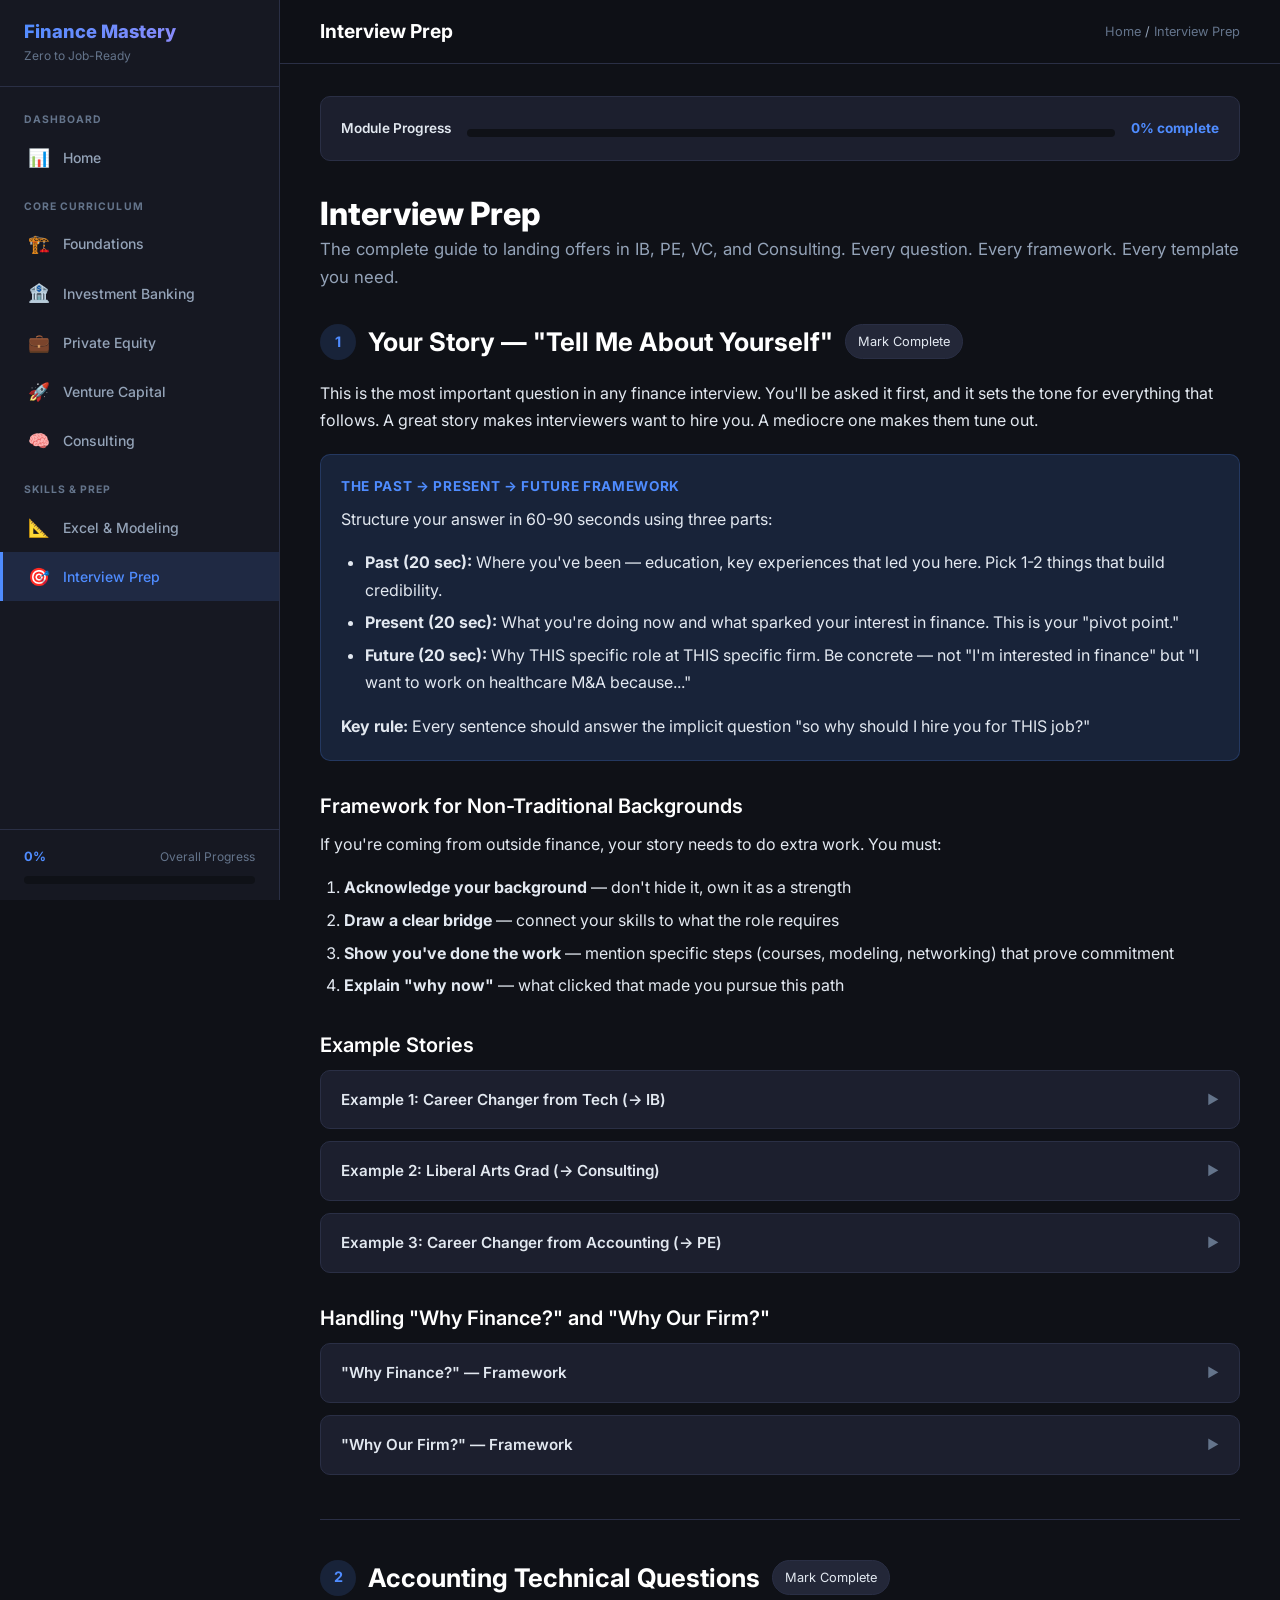
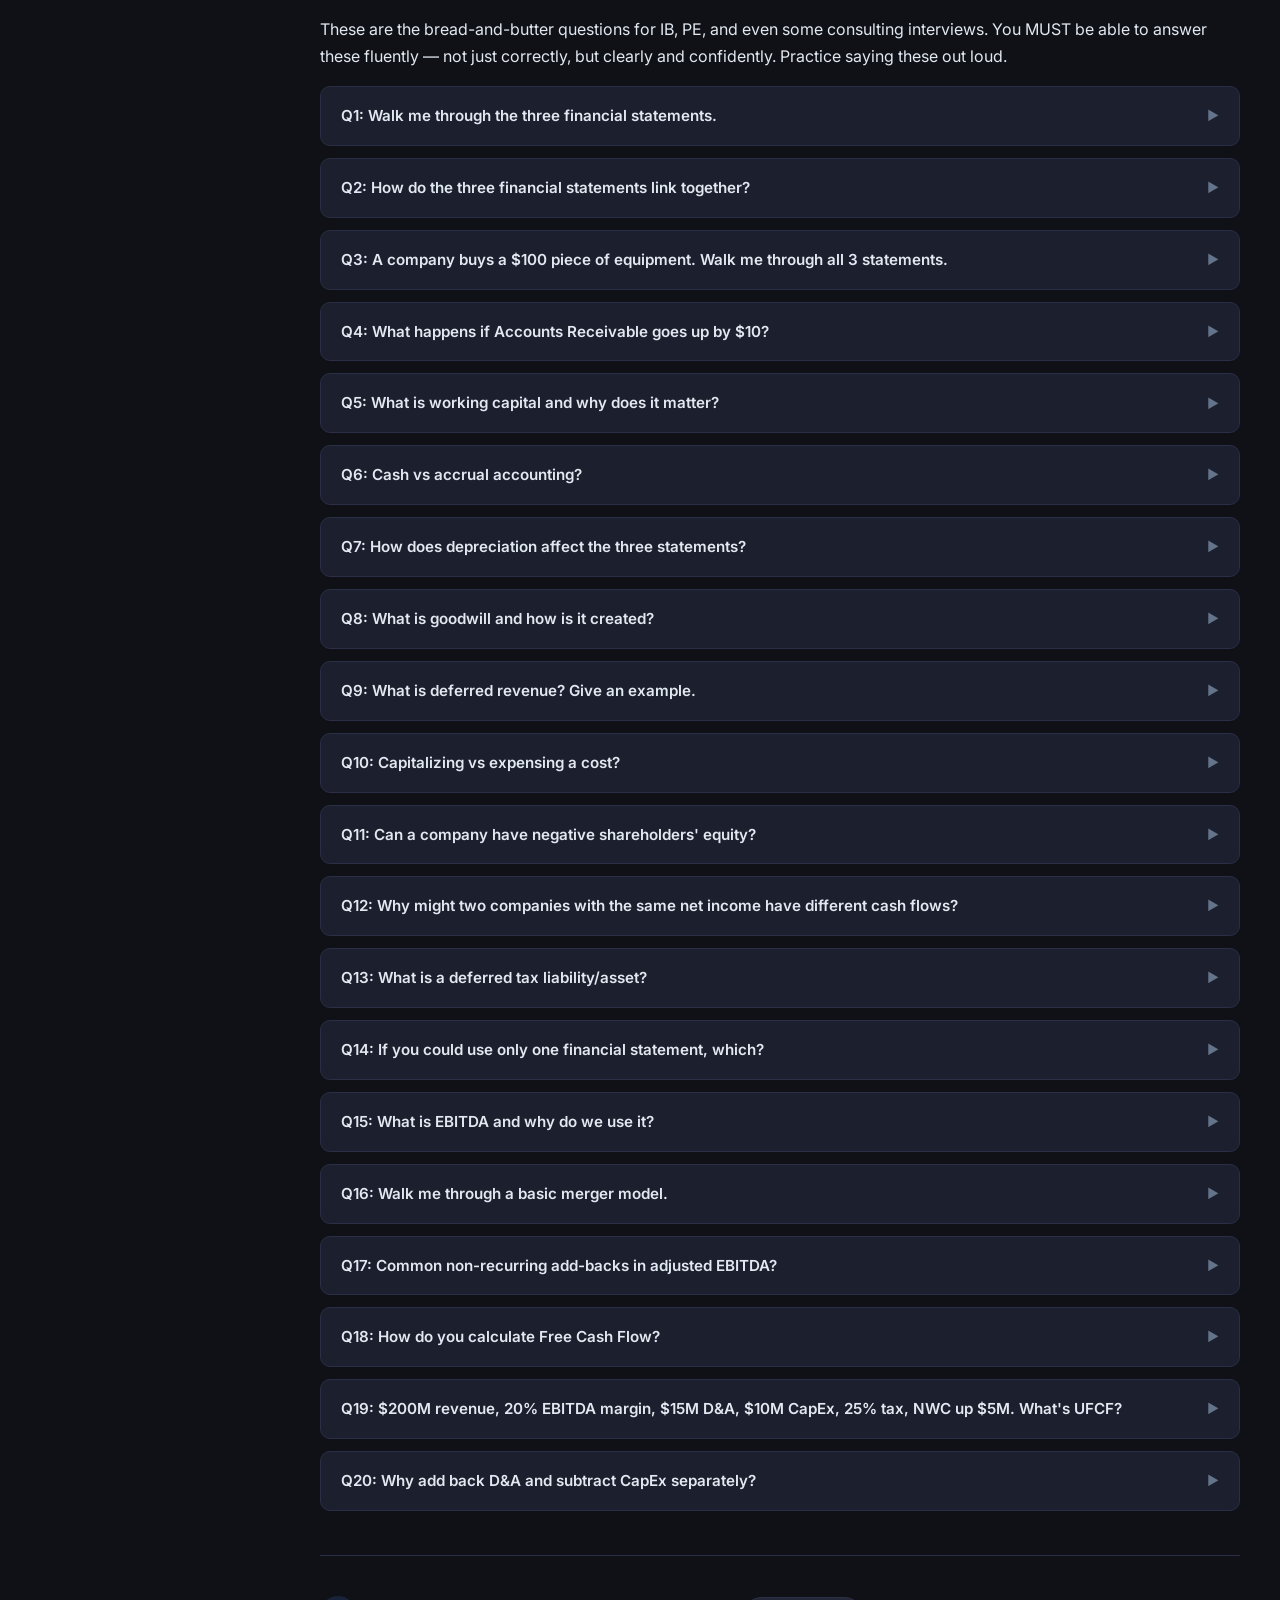
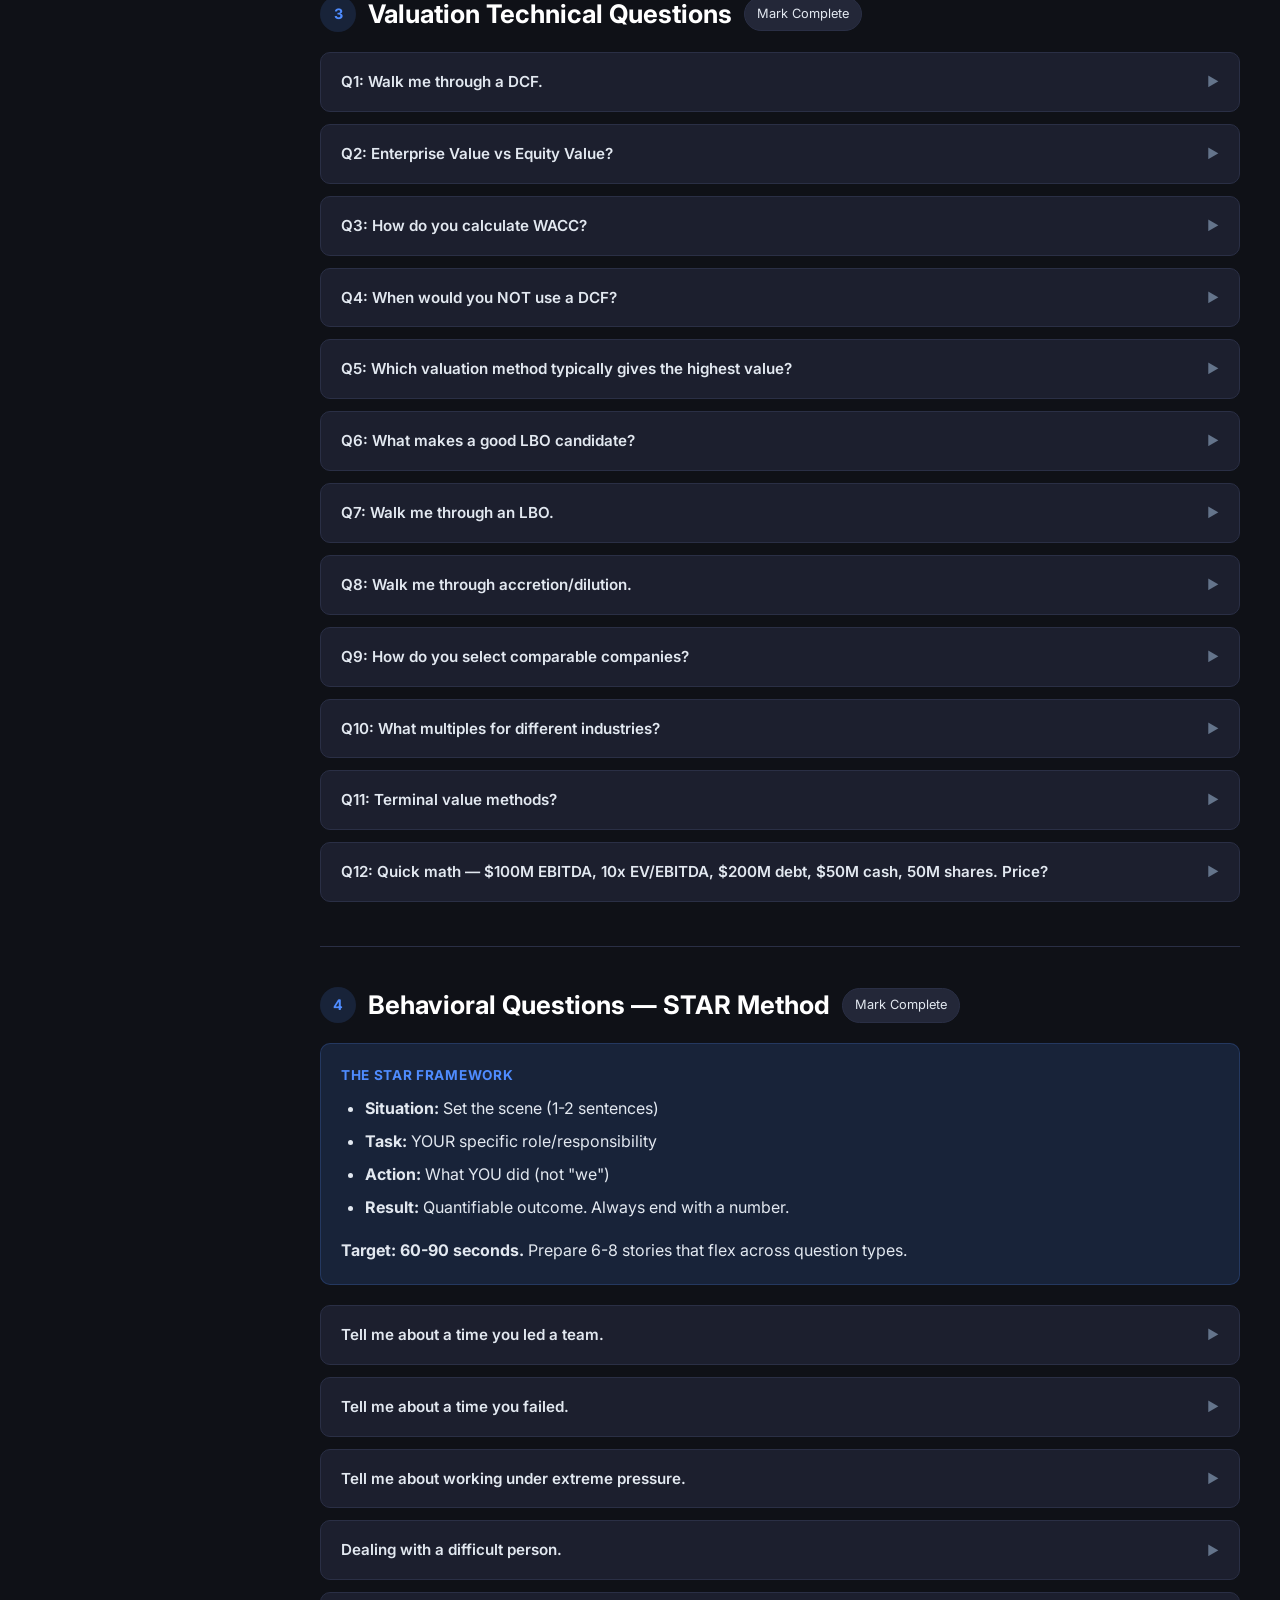
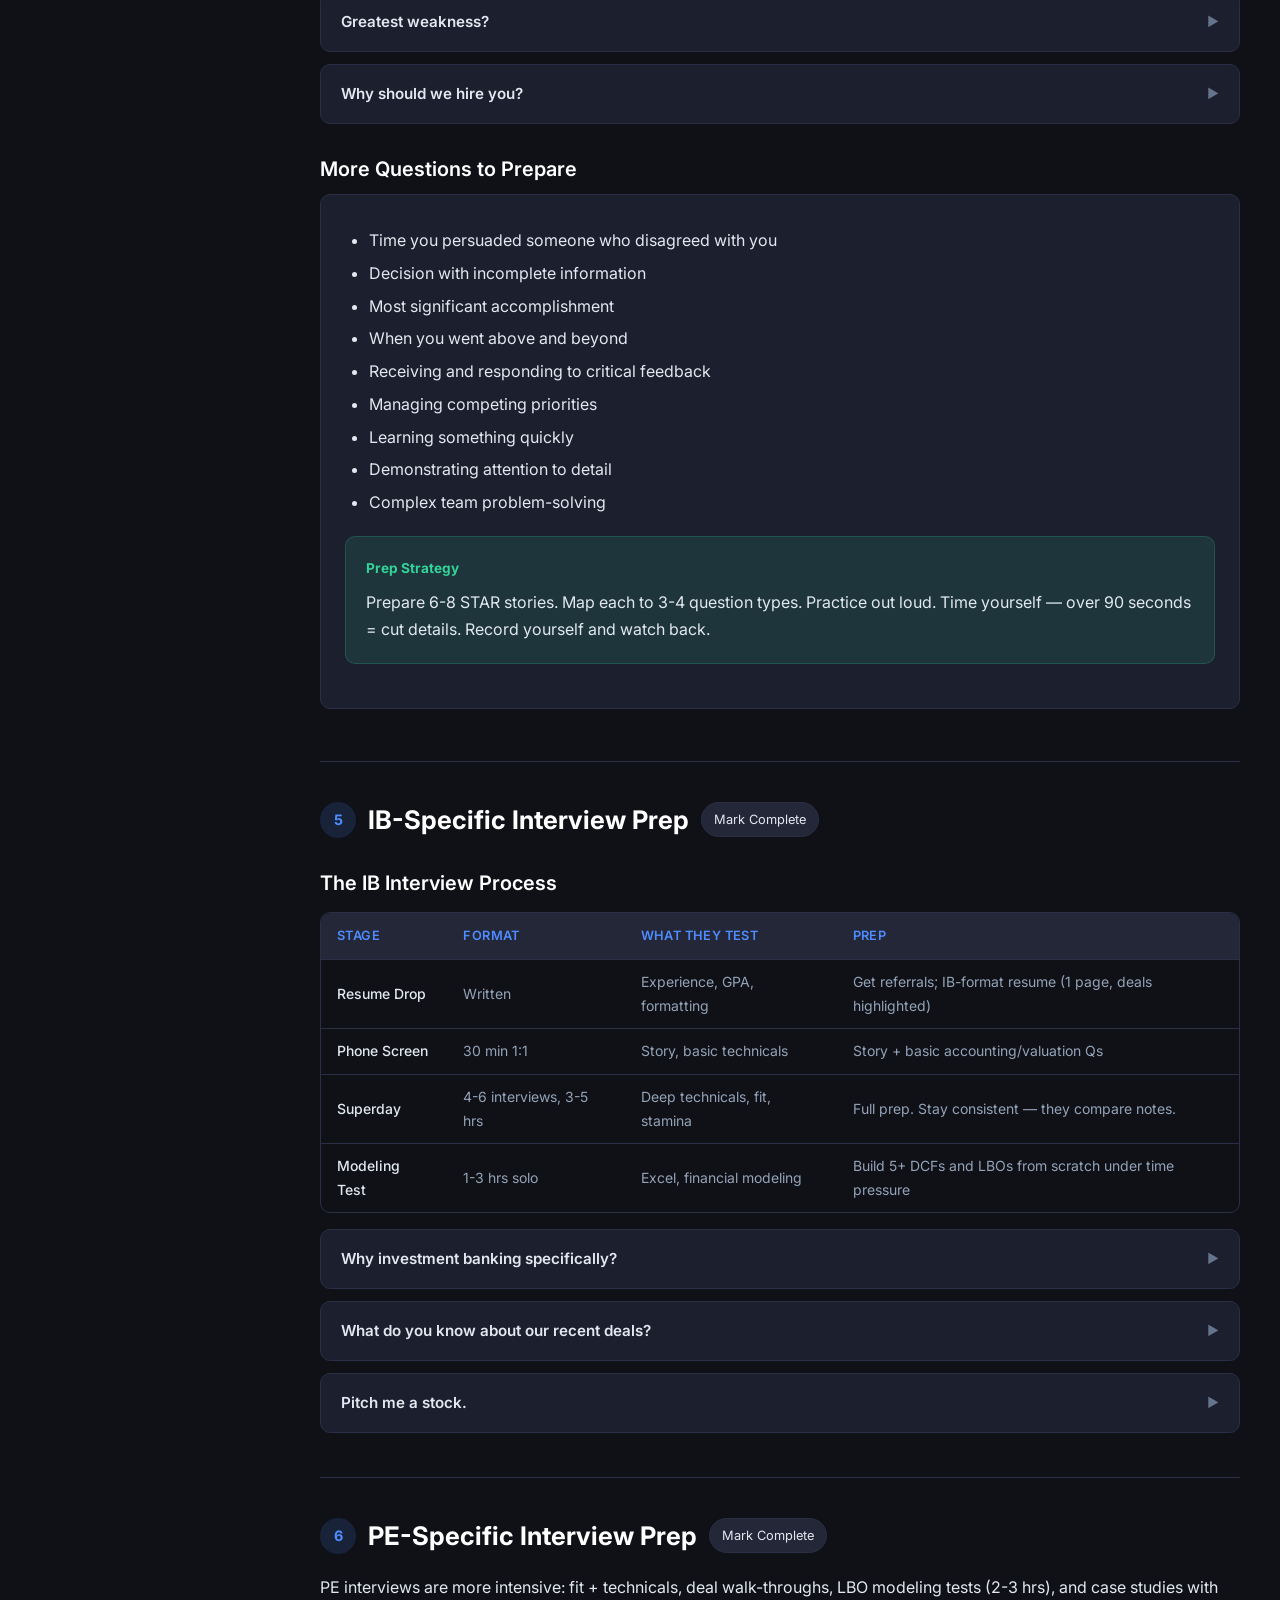
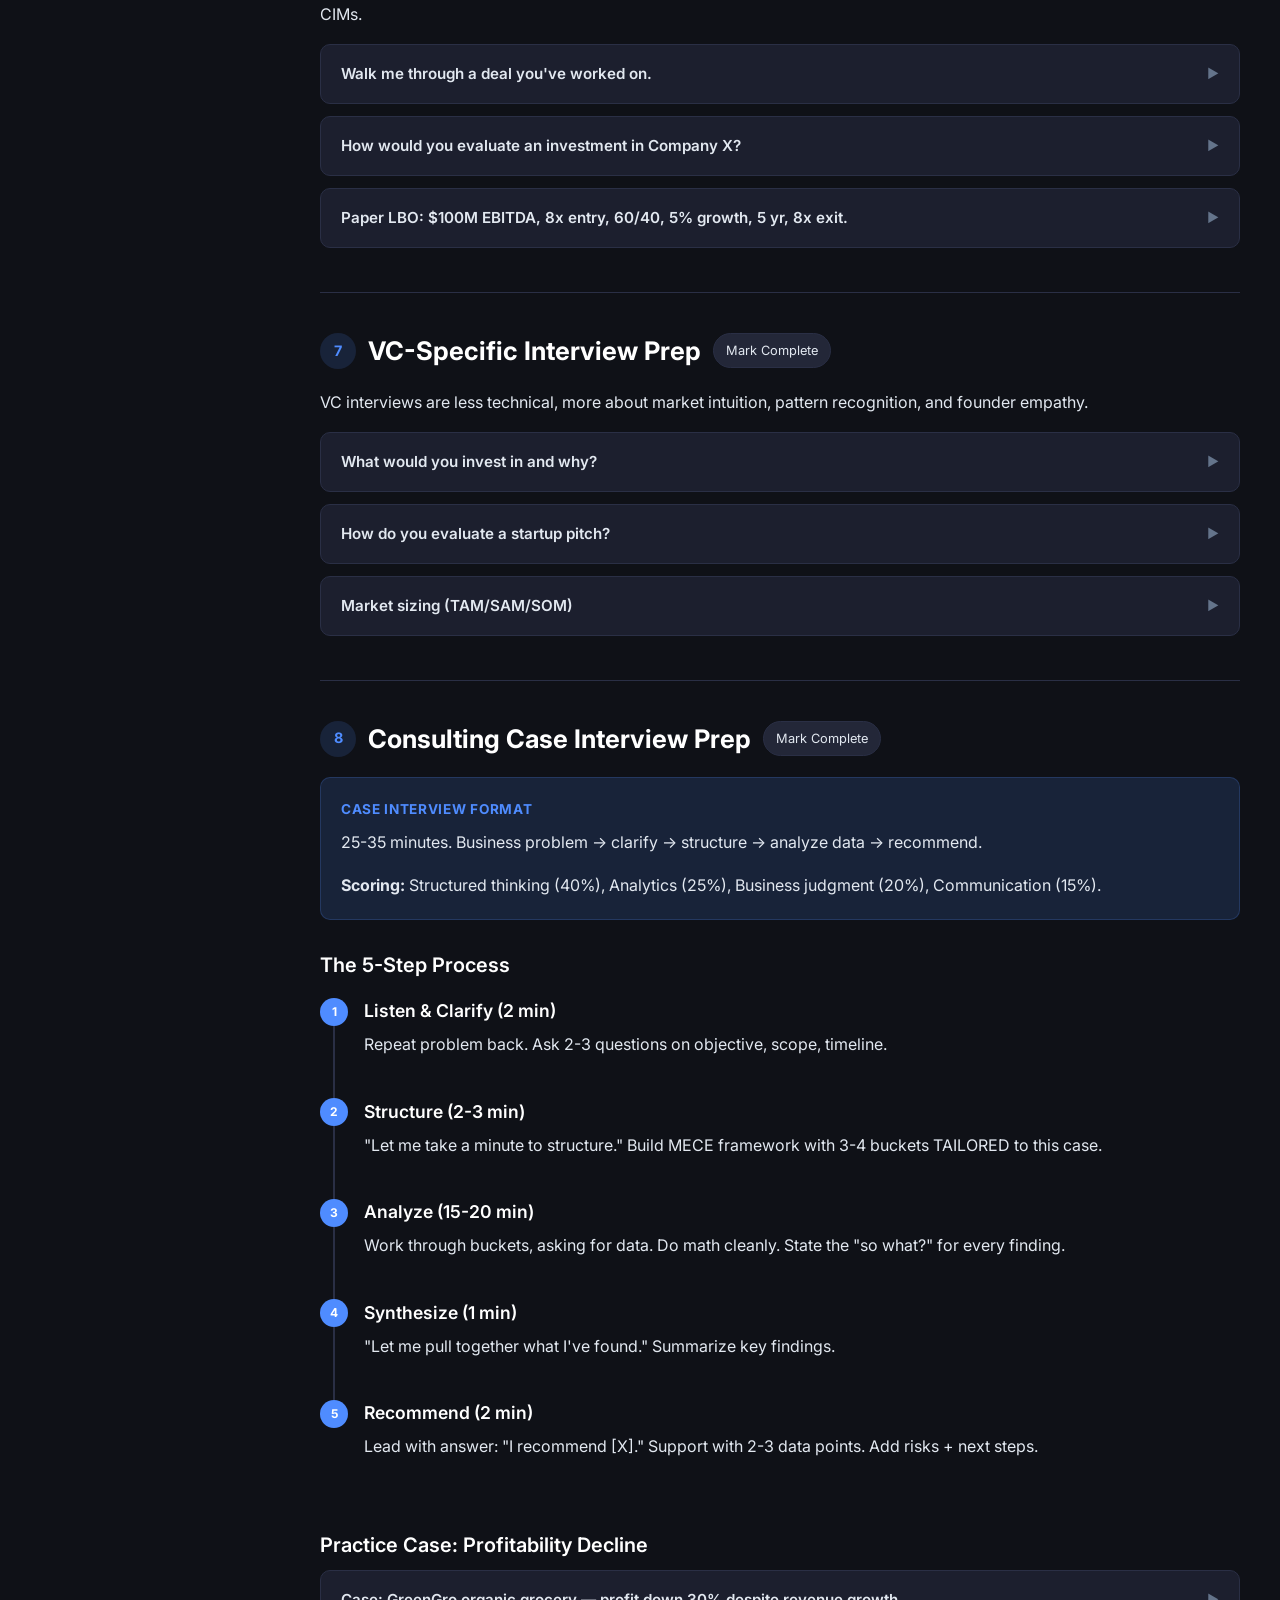
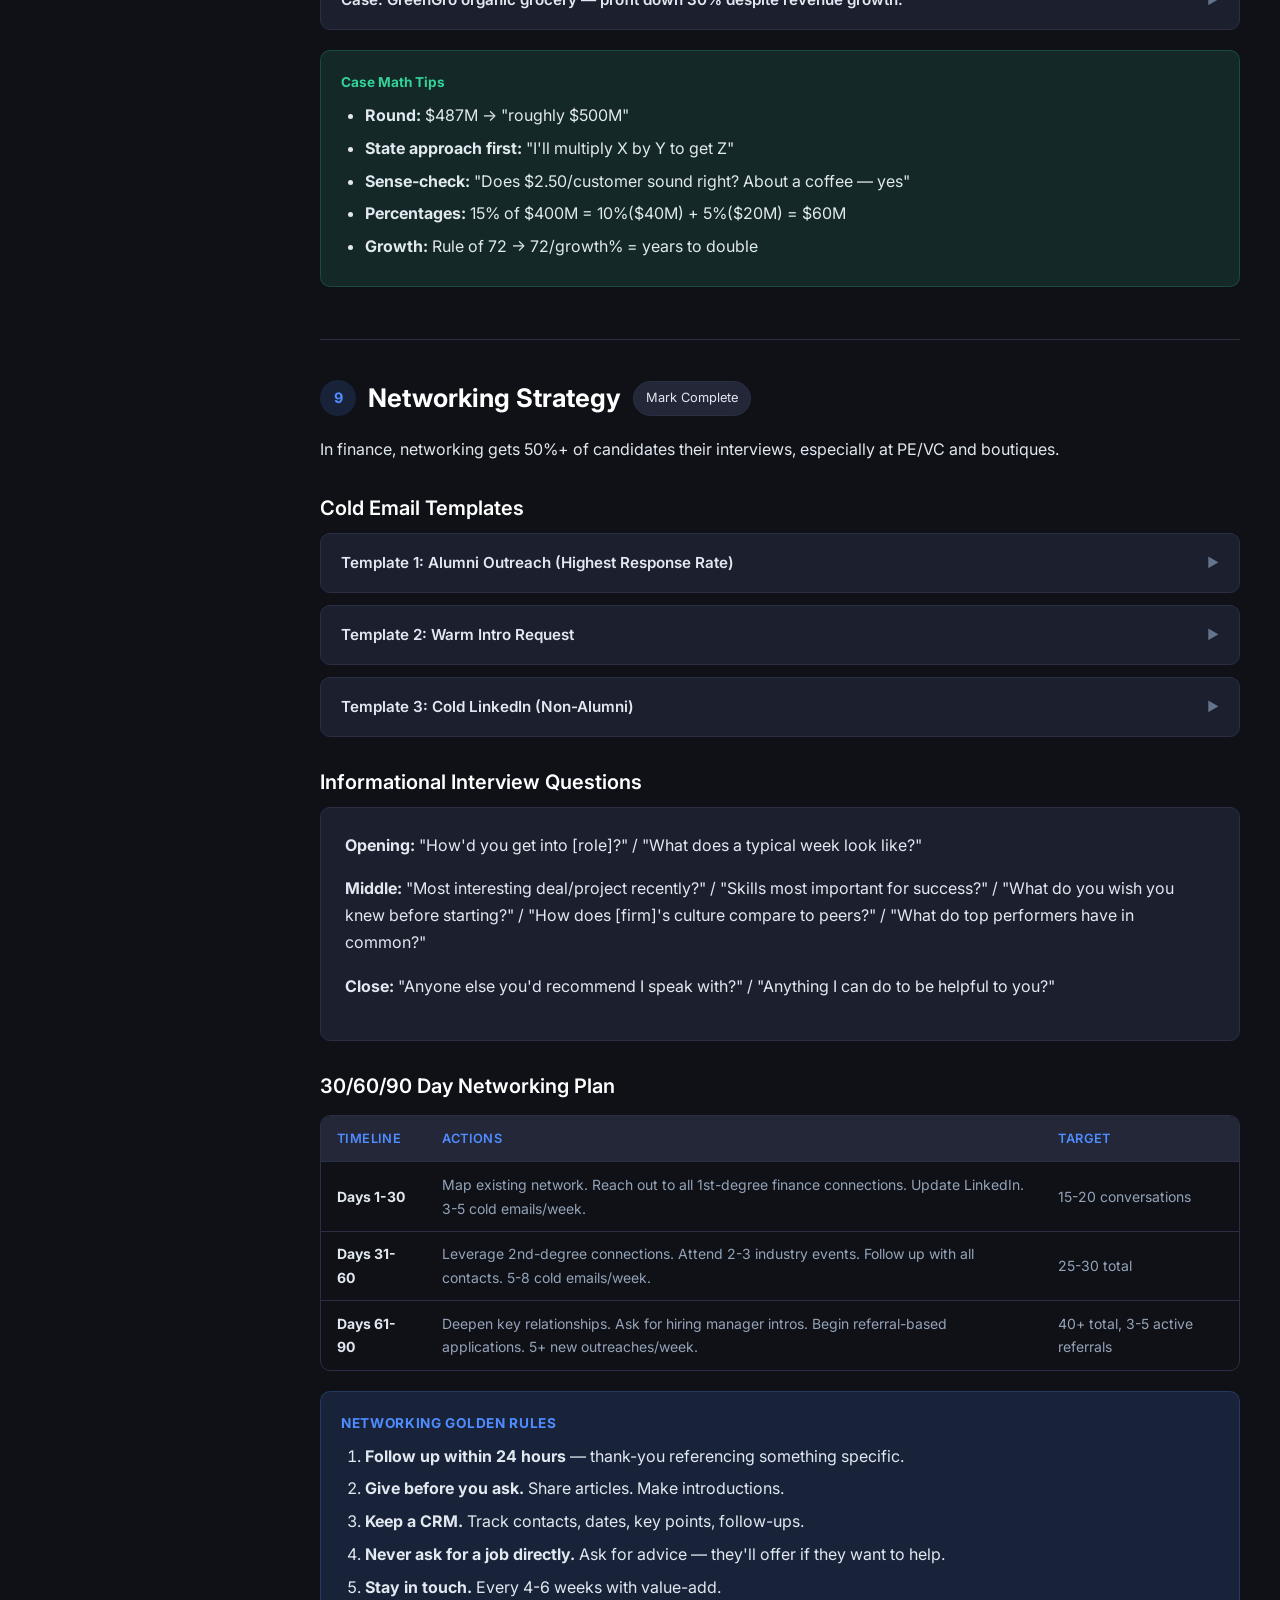
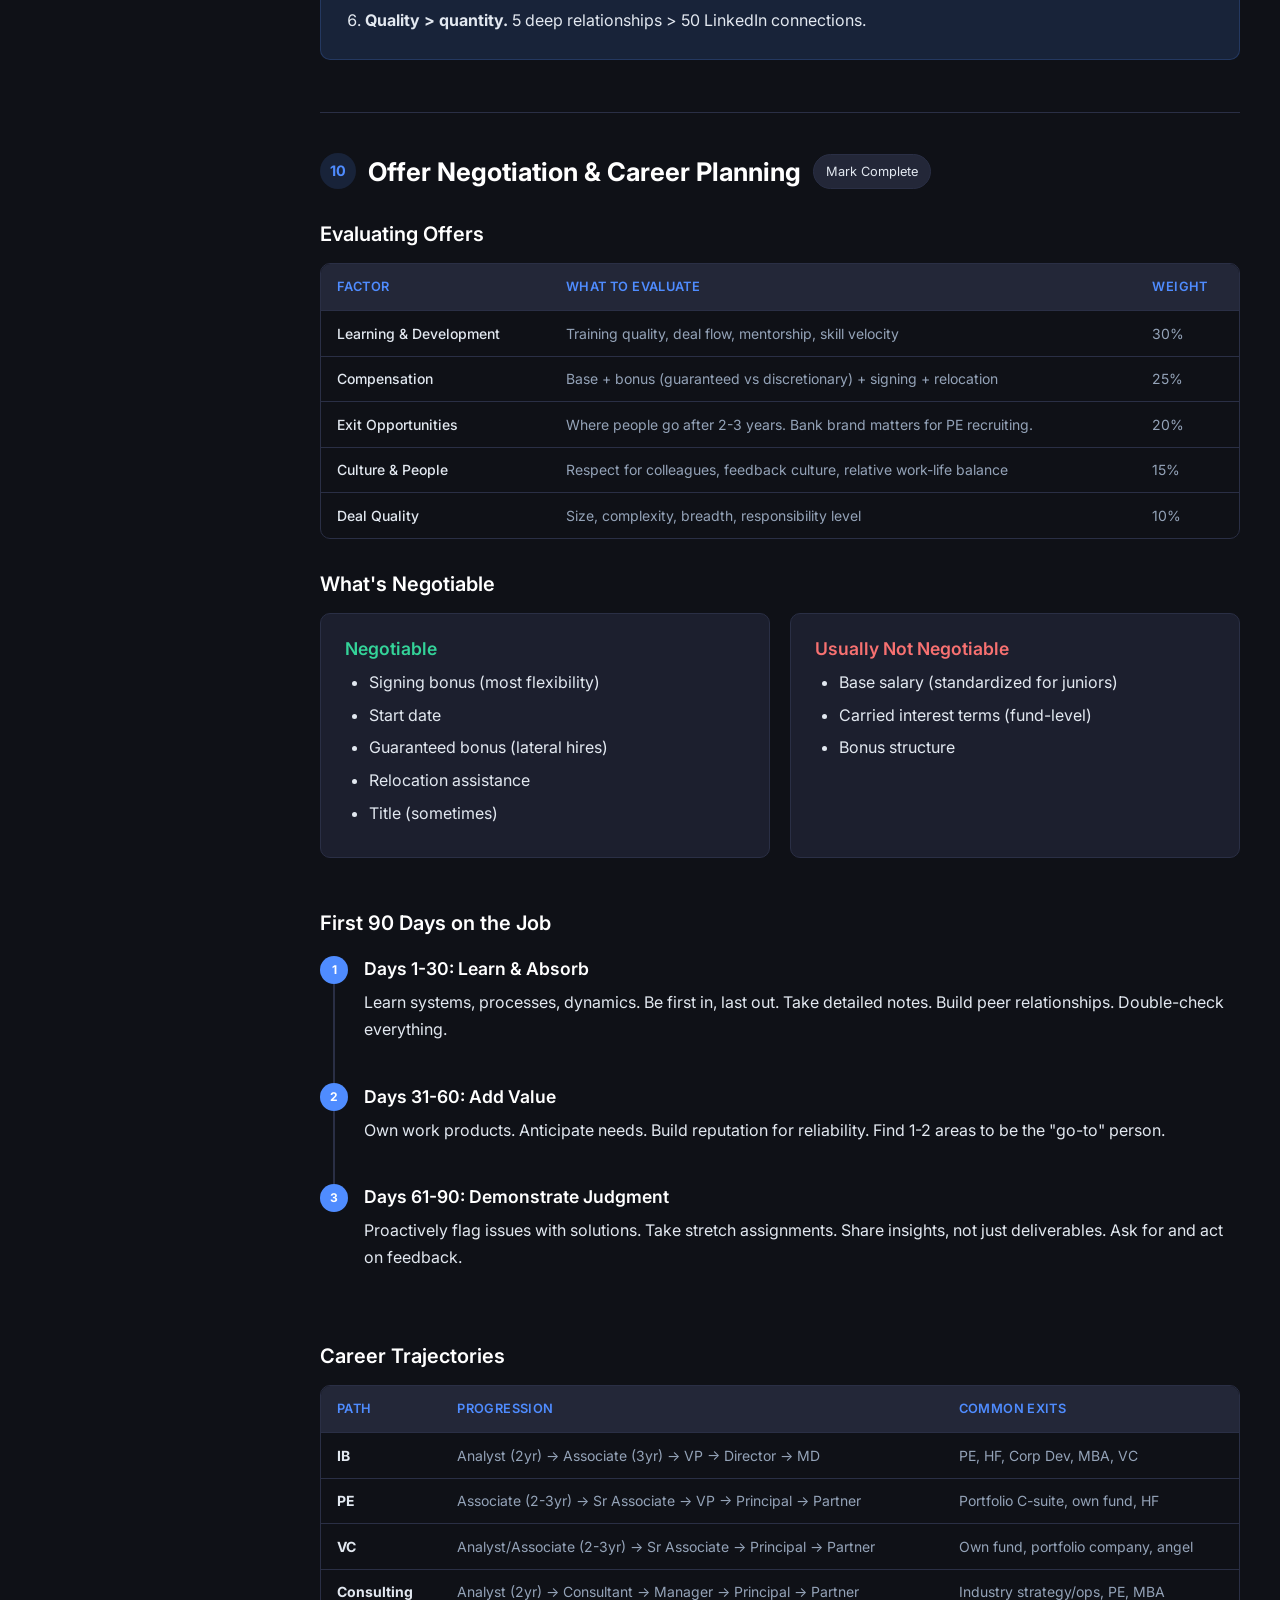
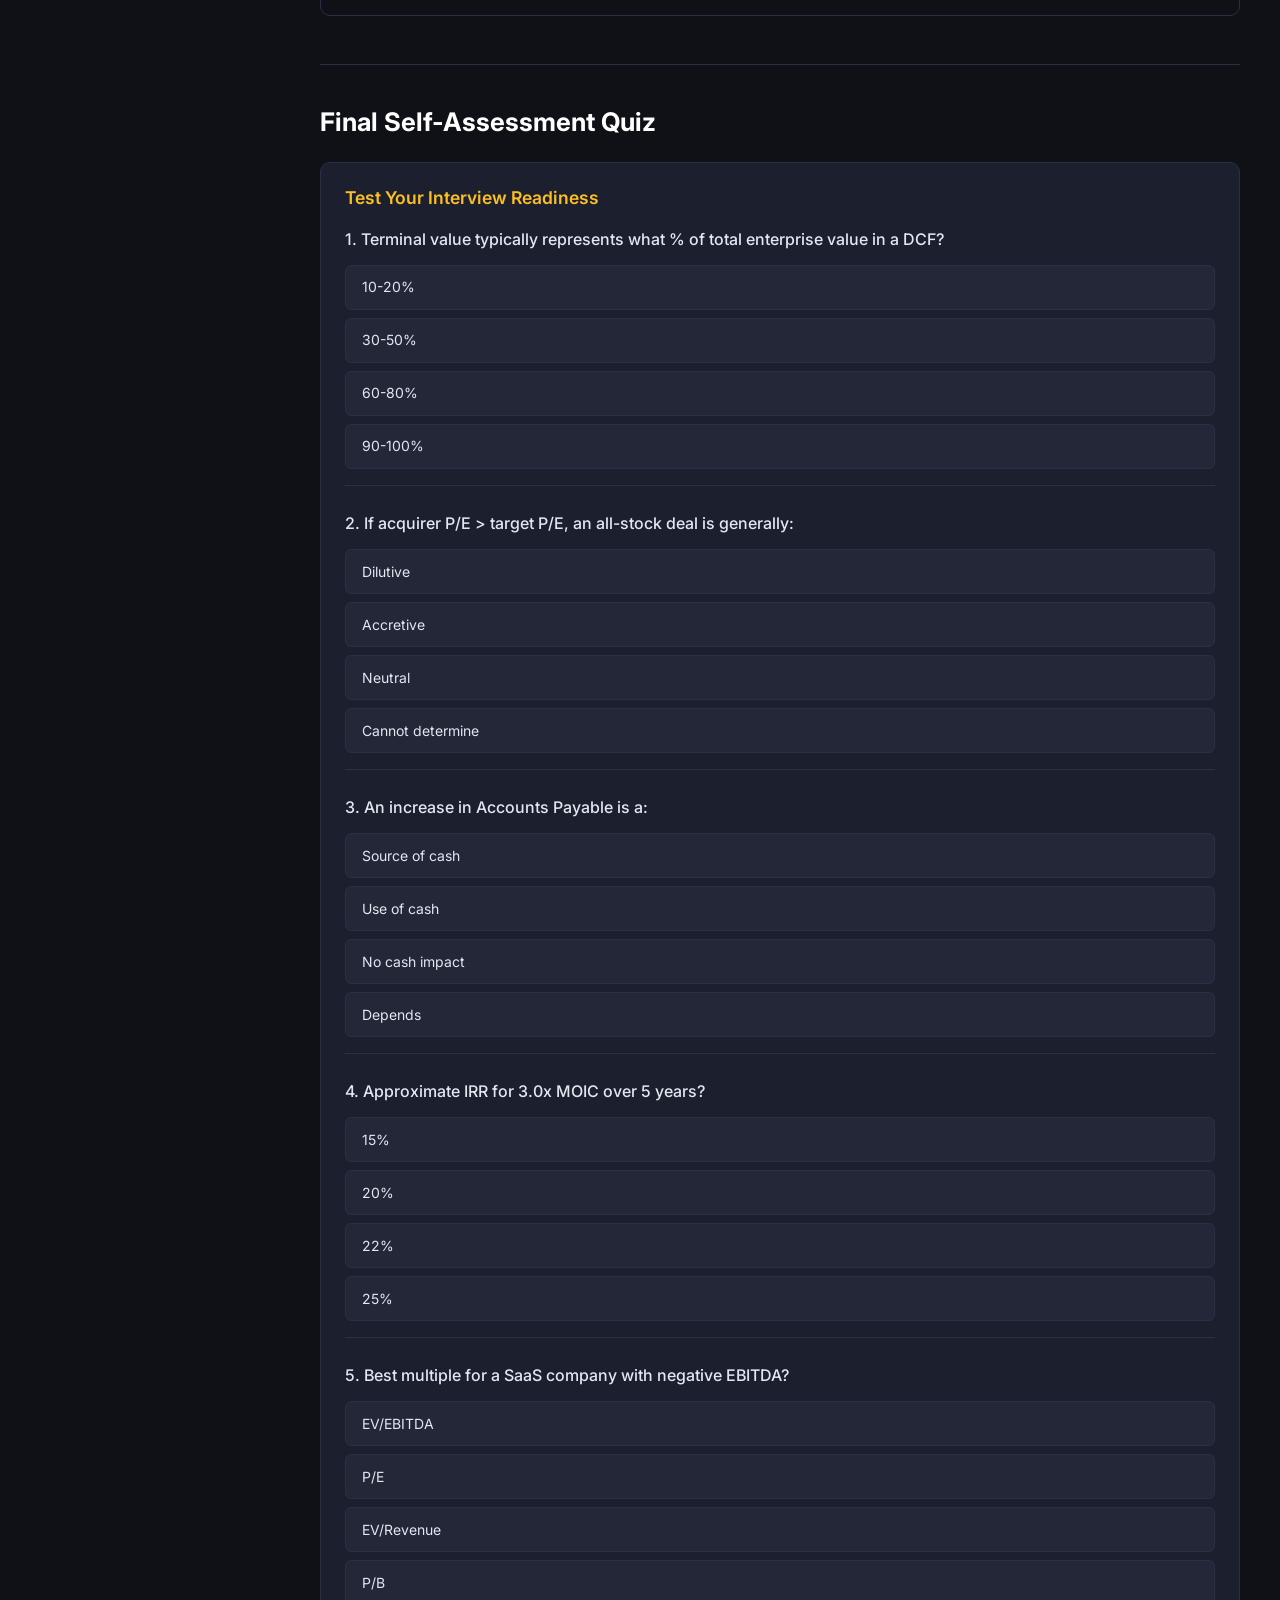
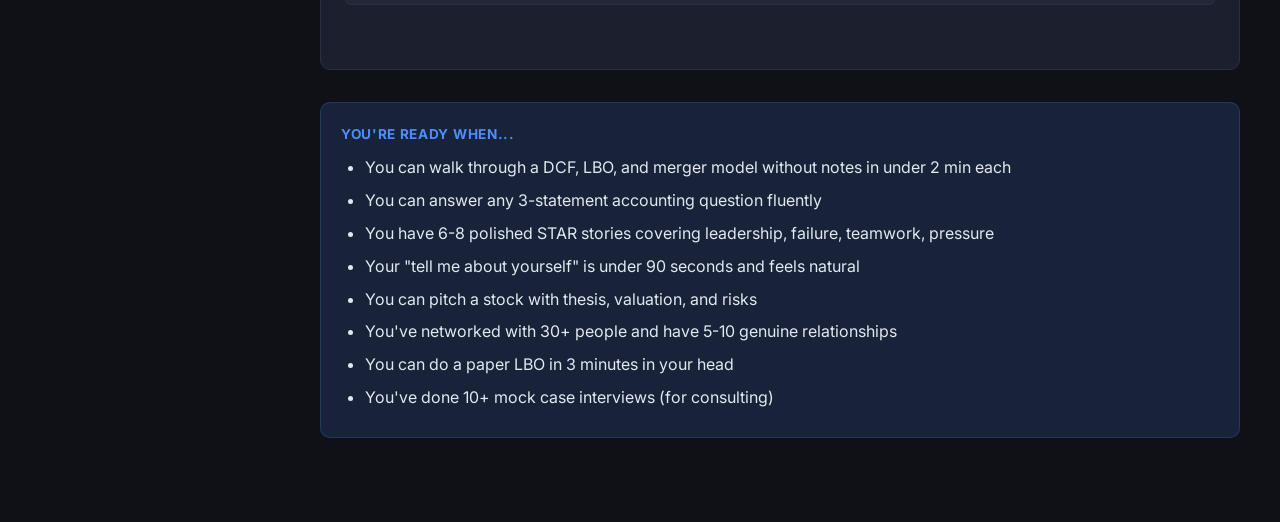
<file: pages/interview.html>
<!DOCTYPE html>
<html lang="en">
<head>
  <meta charset="UTF-8">
  <meta name="viewport" content="width=device-width, initial-scale=1.0">
  <title>Interview Prep — Finance Mastery</title>
  <link rel="stylesheet" href="../css/styles.css">
  <link href="https://fonts.googleapis.com/css2?family=Inter:wght@400;500;600;700;800&display=swap" rel="stylesheet">
</head>
<body>
<div class="app-layout">

  <aside class="sidebar">
    <div class="sidebar-header"><h1>Finance Mastery</h1><div class="subtitle">Zero to Job-Ready</div></div>
    <nav class="sidebar-nav">
      <div class="nav-section"><div class="nav-section-title">Dashboard</div><a href="../index.html" class="nav-link"><span class="icon">📊</span> Home</a></div>
      <div class="nav-section"><div class="nav-section-title">Core Curriculum</div>
        <a href="foundations.html" class="nav-link"><span class="icon">🏗️</span> Foundations</a>
        <a href="ibd.html" class="nav-link"><span class="icon">🏦</span> Investment Banking</a>
        <a href="pe.html" class="nav-link"><span class="icon">💼</span> Private Equity</a>
        <a href="vc.html" class="nav-link"><span class="icon">🚀</span> Venture Capital</a>
        <a href="consulting.html" class="nav-link"><span class="icon">🧠</span> Consulting</a>
      </div>
      <div class="nav-section"><div class="nav-section-title">Skills & Prep</div>
        <a href="excel.html" class="nav-link"><span class="icon">📐</span> Excel & Modeling</a>
        <a href="interview.html" class="nav-link active"><span class="icon">🎯</span> Interview Prep</a>
      </div>
    </nav>
    <div class="sidebar-footer"><div style="display:flex;justify-content:space-between;align-items:center;"><span class="progress-pct-text" style="font-weight:700;color:var(--accent);">0%</span><span style="color:var(--text-muted);font-size:0.75rem;">Overall Progress</span></div><div class="progress-bar-container"><div class="progress-bar-fill" style="width:0%"></div></div></div>
  </aside>

  <main class="main-content">
    <header class="content-header">
      <button class="hamburger">☰</button>
      <h2>Interview Prep</h2>
      <div class="breadcrumb">Home <span>/</span> Interview Prep</div>
    </header>

    <div class="content-body fade-in">

      <div class="page-progress" data-page="interview">
        <span class="progress-text">Module Progress</span>
        <div class="progress-bar-container"><div class="progress-bar-fill" style="width:0%"></div></div>
        <span class="progress-pct">0% complete</span>
      </div>

      <h1>Interview Prep</h1>
      <p style="color:var(--text-dim);font-size:1.05rem;margin-bottom:2rem;">The complete guide to landing offers in IB, PE, VC, and Consulting. Every question. Every framework. Every template you need.</p>


      <!-- ============================================================ -->
      <!-- SECTION 1: YOUR STORY -->
      <!-- ============================================================ -->
      <div class="topic-section" id="story">
        <div class="topic-header">
          <div class="topic-number">1</div>
          <h2 style="margin:0;">Your Story — "Tell Me About Yourself"</h2>
          <span class="section-check" data-section-page="interview" data-section-id="story">Mark Complete</span>
        </div>

        <p>This is the most important question in any finance interview. You'll be asked it first, and it sets the tone for everything that follows. A great story makes interviewers want to hire you. A mediocre one makes them tune out.</p>

        <div class="key-concept">
          <div class="concept-title">The Past → Present → Future Framework</div>
          <p>Structure your answer in 60-90 seconds using three parts:</p>
          <ul>
            <li><strong>Past (20 sec):</strong> Where you've been — education, key experiences that led you here. Pick 1-2 things that build credibility.</li>
            <li><strong>Present (20 sec):</strong> What you're doing now and what sparked your interest in finance. This is your "pivot point."</li>
            <li><strong>Future (20 sec):</strong> Why THIS specific role at THIS specific firm. Be concrete — not "I'm interested in finance" but "I want to work on healthcare M&A because..."</li>
          </ul>
          <p style="margin-bottom:0;"><strong>Key rule:</strong> Every sentence should answer the implicit question "so why should I hire you for THIS job?"</p>
        </div>

        <h3>Framework for Non-Traditional Backgrounds</h3>
        <p>If you're coming from outside finance, your story needs to do extra work. You must:</p>
        <ol>
          <li><strong>Acknowledge your background</strong> — don't hide it, own it as a strength</li>
          <li><strong>Draw a clear bridge</strong> — connect your skills to what the role requires</li>
          <li><strong>Show you've done the work</strong> — mention specific steps (courses, modeling, networking) that prove commitment</li>
          <li><strong>Explain "why now"</strong> — what clicked that made you pursue this path</li>
        </ol>

        <h3>Example Stories</h3>

        <div class="collapsible">
          <div class="collapsible-header">
            Example 1: Career Changer from Tech (→ IB)
            <span class="chevron">▶</span>
          </div>
          <div class="collapsible-body"><div class="collapsible-content">
            <div class="example-box">
              <div class="example-title">The Story</div>
              <p>"I spent three years as a product manager at a mid-stage SaaS company, where I was responsible for our analytics platform that processed $200M in transaction data. That role gave me deep experience in financial data analysis, cross-functional execution, and making data-driven decisions under tight deadlines.</p>
              <p>About a year ago, I led the financial analysis for a potential acquisition target — working closely with our CFO and the bankers from [Bank]. That experience was a turning point. I realized I was most energized by the strategic and financial aspects of the deal, not the product roadmap. Since then, I've completed the BIWS financial modeling program, built DCF and LBO models from scratch, and had over 30 informational conversations with bankers across the Street.</p>
              <p style="margin-bottom:0;">I'm drawn to [Bank]'s TMT group specifically because of your work on [recent deal]. My tech operating experience gives me a differentiated perspective when evaluating technology companies, and I'm eager to apply that lens to advising clients on their most important strategic decisions."</p>
            </div>
            <div class="tip-box">
              <div class="tip-title">Why This Works</div>
              <ul style="margin-bottom:0;">
                <li>Quantifies past experience ($200M) — shows scale</li>
                <li>Clear pivot moment (the acquisition) — not vague "always been interested"</li>
                <li>Concrete proof of commitment (modeling course, 30 conversations)</li>
                <li>Specific about firm and group — shows research</li>
                <li>Frames non-traditional background as advantage, not weakness</li>
              </ul>
            </div>
          </div></div>
        </div>

        <div class="collapsible">
          <div class="collapsible-header">
            Example 2: Liberal Arts Grad (→ Consulting)
            <span class="chevron">▶</span>
          </div>
          <div class="collapsible-body"><div class="collapsible-content">
            <div class="example-box">
              <div class="example-title">The Story</div>
              <p>"I studied economics and philosophy at [University], where I developed strong analytical and communication skills. My senior thesis analyzed market concentration in US healthcare — I built a dataset of 2,000 hospital M&A transactions and found that post-merger price increases averaged 20% in concentrated markets.</p>
              <p>After graduation, I joined a healthcare nonprofit where I led a cost reduction initiative that saved $1.2M annually by restructuring our vendor contracts. That project — diagnosing a complex problem, gathering data, building a recommendation, and presenting it to the board — felt exactly like consulting work.</p>
              <p style="margin-bottom:0;">I'm particularly excited about [Firm]'s healthcare practice because of your recent work on [public case/report]. I want to help healthcare organizations solve their hardest strategic problems, and I believe my combination of sector knowledge and analytical rigor would make me effective from day one."</p>
            </div>
          </div></div>
        </div>

        <div class="collapsible">
          <div class="collapsible-header">
            Example 3: Career Changer from Accounting (→ PE)
            <span class="chevron">▶</span>
          </div>
          <div class="collapsible-body"><div class="collapsible-content">
            <div class="example-box">
              <div class="example-title">The Story</div>
              <p>"I spent two years in the audit practice at [Big 4 Firm], where I led engagements for middle-market companies across industrials and business services — the exact sectors where your fund invests. I developed a deep understanding of financial statements, quality of earnings adjustments, and what drives working capital for these types of businesses.</p>
              <p>What I loved most about audit was the detective work — digging into why margins shifted, finding the stories behind the numbers. But I wanted to use that analytical skill set to make investment decisions, not just verify historical financials. Over the past year, I built several LBO models from 10-Ks, passed the CFA Level 1, and completed an internship at a search fund where I screened 50+ potential acquisitions.</p>
              <p style="margin-bottom:0;">[Fund] stands out to me because of your operational approach to value creation — I noticed your portfolio company [X] grew EBITDA 3x during your hold period. I want to be on the team that identifies those opportunities and drives that kind of transformation."</p>
            </div>
          </div></div>
        </div>

        <h3>Handling "Why Finance?" and "Why Our Firm?"</h3>

        <div class="collapsible">
          <div class="collapsible-header">
            "Why Finance?" — Framework
            <span class="chevron">▶</span>
          </div>
          <div class="collapsible-body"><div class="collapsible-content">
            <p>Never say: "I want to make money" / "I've always been interested in markets" / "I'm a numbers person."</p>
            <p><strong>Instead, tell a specific story about a moment when you realized finance was your path.</strong> The best answers follow this pattern:</p>
            <ol>
              <li><strong>Specific experience</strong> that exposed you to finance (a class, a project, a conversation, a deal)</li>
              <li><strong>What you found compelling</strong> about that experience (the analytical rigor, the strategic thinking, the client impact)</li>
              <li><strong>Why that's a better fit</strong> than your alternatives</li>
            </ol>
            <div class="example-box">
              <div class="example-title">Strong Answer</div>
              <p style="margin-bottom:0;">"During my junior year, I took a corporate finance class where we valued a real company as our final project. I spent weeks building a DCF model for Nike — and I was completely hooked. What drew me in wasn't just the math, but the fact that you had to develop a deep understanding of the business, its competitive position, and its future trajectory to arrive at a number. Since then, I've spent every free moment learning about financial modeling and capital markets. Investment banking appeals to me specifically because of the combination of rigorous analytical work and the opportunity to advise companies on decisions that shape their futures."</p>
            </div>
          </div></div>
        </div>

        <div class="collapsible">
          <div class="collapsible-header">
            "Why Our Firm?" — Framework
            <span class="chevron">▶</span>
          </div>
          <div class="collapsible-body"><div class="collapsible-content">
            <p>You need 2-3 specific, genuine reasons. The formula:</p>
            <ol>
              <li><strong>Culture/people reason:</strong> "I spoke with [Name], who told me about [specific aspect of culture]. That resonated because..."</li>
              <li><strong>Platform/deal/practice reason:</strong> "Your [specific group/practice] has done impressive work on [specific deal/project]. I want to work on those types of transactions because..."</li>
              <li><strong>Development reason:</strong> "Your [training program / mentorship structure / lean staffing model] appeals to me because I want [specific development outcome]."</li>
            </ol>
            <div class="warning-box">
              <div class="warning-title">Never Say These</div>
              <ul style="margin-bottom:0;">
                <li>"Because you're a top firm" — obvious, empty</li>
                <li>"Because of your prestige/brand" — makes you sound status-obsessed</li>
                <li>"I heard the culture is great" — too vague to be credible</li>
                <li>Anything you could say about every other firm in the same category</li>
              </ul>
            </div>
          </div></div>
        </div>
      </div>

      <!-- ============================================================ -->
      <!-- SECTION 2: ACCOUNTING TECHNICALS -->
      <!-- ============================================================ -->
      <div class="topic-section" id="accounting">
        <div class="topic-header">
          <div class="topic-number">2</div>
          <h2 style="margin:0;">Accounting Technical Questions</h2>
          <span class="section-check" data-section-page="interview" data-section-id="accounting">Mark Complete</span>
        </div>

        <p>These are the bread-and-butter questions for IB, PE, and even some consulting interviews. You MUST be able to answer these fluently — not just correctly, but clearly and confidently. Practice saying these out loud.</p>

        <div class="collapsible">
          <div class="collapsible-header">Q1: Walk me through the three financial statements. <span class="chevron">▶</span></div>
          <div class="collapsible-body"><div class="collapsible-content">
            <p><strong>Answer:</strong> "The three financial statements are the Income Statement, the Balance Sheet, and the Cash Flow Statement.</p>
            <p>The <strong>Income Statement</strong> shows a company's revenues, expenses, and profitability over a period of time. It starts with Revenue, subtracts Cost of Goods Sold to get Gross Profit, subtracts operating expenses to get Operating Income (EBIT), then accounts for interest and taxes to arrive at Net Income.</p>
            <p>The <strong>Balance Sheet</strong> shows a company's financial position at a specific point in time. It follows the equation Assets = Liabilities + Shareholders' Equity. Assets include things like cash, receivables, inventory, and PP&E. Liabilities include payables, debt, and deferred revenue. Equity includes common stock, retained earnings, and APIC.</p>
            <p>The <strong>Cash Flow Statement</strong> reconciles Net Income to the actual cash generated during the period. It has three sections: Cash from Operations (starts with Net Income and adjusts for non-cash items and working capital changes), Cash from Investing (CapEx, acquisitions), and Cash from Financing (debt issuance/repayment, equity issuance, dividends). The ending cash balance ties to the Balance Sheet."</p>
            <div class="tip-box">
              <div class="tip-title">Interview Tip</div>
              <p style="margin-bottom:0;">Keep this under 60 seconds. Interviewers want to see you understand the structure — they don't want a lecture. Be ready for follow-ups about how they link.</p>
            </div>
          </div></div>
        </div>

        <div class="collapsible">
          <div class="collapsible-header">Q2: How do the three financial statements link together? <span class="chevron">▶</span></div>
          <div class="collapsible-body"><div class="collapsible-content">
            <p><strong>Answer:</strong> "They link in several key ways:</p>
            <ol>
              <li><strong>Net Income</strong> from the Income Statement flows into Retained Earnings on the Balance Sheet and is the starting point for the Cash Flow Statement.</li>
              <li><strong>Depreciation & Amortization</strong> reduces Net Income on the IS, reduces PP&E (or intangible assets) on the BS, and gets added back on the CFS as a non-cash charge.</li>
              <li><strong>Capital Expenditures</strong> don't appear on the IS (they're capitalized), but increase PP&E on the BS and appear as a cash outflow in Cash from Investing on the CFS.</li>
              <li><strong>Changes in Working Capital</strong> (AR, Inventory, AP) appear on the BS and are reflected in Cash from Operations on the CFS. For example, if AR increases, that's a use of cash even though the revenue was recognized on the IS.</li>
              <li><strong>Debt issuance/repayment</strong> changes the debt balance on the BS, appears in Cash from Financing on the CFS, and the interest expense flows through the IS.</li>
              <li>The <strong>ending cash balance</strong> on the CFS becomes the cash line on the BS."</li>
            </ol>
          </div></div>
        </div>

        <div class="collapsible">
          <div class="collapsible-header">Q3: A company buys a $100 piece of equipment. Walk me through all 3 statements. <span class="chevron">▶</span></div>
          <div class="collapsible-body"><div class="collapsible-content">
            <p><strong>Answer:</strong> "At the time of purchase, assuming cash payment:</p>
            <p><strong>Income Statement:</strong> No immediate impact. Capital expenditures are not expensed — they're capitalized on the Balance Sheet. However, going forward, you'll see annual depreciation expense (say $10/year over 10 years straight-line), which will reduce Operating Income and Net Income.</p>
            <p><strong>Balance Sheet:</strong> Cash decreases by $100, PP&E increases by $100. Total assets remain the same. No change to liabilities or equity at this point.</p>
            <p><strong>Cash Flow Statement:</strong> Cash from Investing decreases by $100 (CapEx). Overall cash is down $100.</p>
            <p><strong>In Year 1 and beyond (depreciation impact):</strong></p>
            <ul>
              <li>IS: Depreciation expense of $10 reduces pre-tax income by $10, and net income by $10 × (1 - tax rate) = $7.50 (assuming 25% tax).</li>
              <li>BS: PP&E decreases by $10 (accumulated depreciation). Retained earnings decreases by $7.50 (lower net income). Cash increases by $2.50 (the tax savings). Note: total assets decline by $7.50 = retained earnings decline, so BS balances.</li>
              <li>CFS: Net income down $7.50, but D&A of $10 is added back in CFO, so net cash from operations is UP $2.50 (the tax shield). That $2.50 increase in cash ties to the BS."</li>
            </ul>
            <div class="warning-box">
              <div class="warning-title">Common Mistake</div>
              <p style="margin-bottom:0;">Many candidates forget the tax shield effect. Depreciation is a non-cash expense that saves you real taxes. The net cash impact of $10 depreciation at a 25% tax rate is +$2.50 in cash flow from operations.</p>
            </div>
          </div></div>
        </div>

        <div class="collapsible">
          <div class="collapsible-header">Q4: What happens if Accounts Receivable goes up by $10? <span class="chevron">▶</span></div>
          <div class="collapsible-body"><div class="collapsible-content">
            <p><strong>Answer:</strong> "An increase in Accounts Receivable means you recognized revenue but haven't collected the cash yet.</p>
            <ul>
              <li><strong>IS:</strong> Revenue was already recognized (accrual accounting), so no additional impact on the IS from the AR change itself.</li>
              <li><strong>BS:</strong> AR (current asset) increases by $10. If this came from a sale, you'd also see retained earnings increase from the net income effect of that sale.</li>
              <li><strong>CFS:</strong> The $10 increase in AR is a <strong>use of cash</strong> — it reduces Cash from Operations. This is because you earned revenue but didn't receive cash. The CFS adjusts for this by subtracting increases in AR from Net Income."</li>
            </ul>
            <div class="key-concept">
              <div class="concept-title">Working Capital Rule</div>
              <p style="margin-bottom:0;"><strong>Increase in current asset = use of cash.</strong> Increase in current liability = source of cash. Remember: AR up → cash down. AP up → cash up. Inventory up → cash down.</p>
            </div>
          </div></div>
        </div>

        <div class="collapsible">
          <div class="collapsible-header">Q5: What is working capital and why does it matter? <span class="chevron">▶</span></div>
          <div class="collapsible-body"><div class="collapsible-content">
            <p><strong>Answer:</strong> "Working capital is Current Assets minus Current Liabilities. It measures a company's short-term liquidity — its ability to fund day-to-day operations.</p>
            <p>The key operational components are Accounts Receivable + Inventory - Accounts Payable (sometimes called 'net operating working capital').</p>
            <p>It matters because:</p>
            <ol>
              <li><strong>Cash flow impact:</strong> Growing companies often need MORE working capital (more inventory, more AR), which consumes cash even when the company is profitable.</li>
              <li><strong>Valuation impact:</strong> Changes in working capital directly affect Free Cash Flow, which is what we discount in a DCF.</li>
              <li><strong>Operational efficiency:</strong> Lower working capital relative to revenue = more efficient business. This is measured by the Cash Conversion Cycle (DSO + DIO - DPO).</li>
              <li><strong>M&A impact:</strong> In acquisitions, the buyer and seller negotiate a 'target working capital' level. Deviations lead to purchase price adjustments at closing."</li>
            </ol>
          </div></div>
        </div>

        <div class="collapsible">
          <div class="collapsible-header">Q6: Cash vs accrual accounting? <span class="chevron">▶</span></div>
          <div class="collapsible-body"><div class="collapsible-content">
            <p><strong>Answer:</strong> "Under <strong>cash accounting</strong>, you recognize revenue when cash is received and expenses when cash is paid. Under <strong>accrual accounting</strong>, you recognize revenue when it's earned and expenses when incurred, regardless of when cash changes hands. This follows the matching principle — matching revenues to the expenses that generated them. Virtually all public companies use accrual accounting because it gives a more accurate picture of financial performance. The Cash Flow Statement exists to reconcile accrual-basis Net Income back to actual cash flows."</p>
          </div></div>
        </div>

        <div class="collapsible">
          <div class="collapsible-header">Q7: How does depreciation affect the three statements? <span class="chevron">▶</span></div>
          <div class="collapsible-body"><div class="collapsible-content">
            <p><strong>Answer:</strong> "Depreciation is a non-cash expense that allocates the cost of a tangible asset over its useful life.</p>
            <ul>
              <li><strong>IS:</strong> Depreciation expense reduces EBIT and therefore Net Income. If depreciation is $10 and the tax rate is 25%, Net Income falls by $7.50.</li>
              <li><strong>CFS:</strong> D&A is added back in Cash from Operations because it's non-cash. Starting with Net Income (down $7.50), adding back $10 D&A → net CFO increase of $2.50 (the tax shield).</li>
              <li><strong>BS:</strong> PP&E decreases by $10 (accumulated depreciation). Cash increases by $2.50. Retained earnings decreases by $7.50. Assets down $7.50 = Equity down $7.50."</li>
            </ul>
          </div></div>
        </div>

        <div class="collapsible">
          <div class="collapsible-header">Q8: What is goodwill and how is it created? <span class="chevron">▶</span></div>
          <div class="collapsible-body"><div class="collapsible-content">
            <div class="formula-box">
              <div class="formula-label">Goodwill</div>
              Goodwill = Purchase Price - Fair Value of Net Identifiable Assets
            </div>
            <p>For example, if you buy a company for $500M and its net identifiable assets are worth $350M, you'd record $150M in goodwill. The premium reflects intangible value like brand, customer relationships, and intellectual property. Goodwill is <strong>not amortized</strong> under US GAAP — instead, it's tested for impairment annually. If the fair value drops below carrying value, goodwill is written down."</p>
          </div></div>
        </div>

        <div class="collapsible">
          <div class="collapsible-header">Q9: What is deferred revenue? Give an example. <span class="chevron">▶</span></div>
          <div class="collapsible-body"><div class="collapsible-content">
            <p><strong>Answer:</strong> "Deferred revenue is a liability that arises when a company receives cash before delivering goods or services.</p>
            <p><strong>Example:</strong> A SaaS company receives $120K upfront for a 12-month subscription. At payment: Cash +$120K, Deferred Revenue +$120K. Each month, $10K is recognized: Revenue +$10K, Deferred Revenue -$10K. Deferred revenue is important in M&A because acquirers must evaluate the fair value of assumed obligations — under purchase accounting, this often gets written down, temporarily reducing post-acquisition revenue."</p>
          </div></div>
        </div>

        <div class="collapsible">
          <div class="collapsible-header">Q10: Capitalizing vs expensing a cost? <span class="chevron">▶</span></div>
          <div class="collapsible-body"><div class="collapsible-content">
            <p><strong>Answer:</strong> "When you <strong>capitalize</strong>, you put it on the BS as an asset and expense it gradually via D&A. When you <strong>expense</strong>, you hit the IS immediately. Capitalize when benefit spans multiple periods; expense when benefit is only current period.</p>
            <p><strong>Impact:</strong> Capitalizing → higher net income today, lower later (depreciation). Expensing → lower net income today, no future D&A. Total expense over asset life is the same — it's a timing difference. Capitalizing increases CFO because CapEx is in CFI — this is why some companies are incentivized to capitalize aggressively."</p>
          </div></div>
        </div>

        <div class="collapsible">
          <div class="collapsible-header">Q11: Can a company have negative shareholders' equity? <span class="chevron">▶</span></div>
          <div class="collapsible-body"><div class="collapsible-content">
            <p><strong>Answer:</strong> "Yes. This happens through: (1) Accumulated losses — years of negative retained earnings; (2) Large share buybacks — companies like McDonald's and Starbucks have repurchased so many shares that treasury stock exceeds other equity; (3) Leveraged recaps — taking on debt to pay dividends exceeding book equity. Negative equity doesn't necessarily mean trouble — McDonald's has it but is extremely profitable."</p>
          </div></div>
        </div>

        <div class="collapsible">
          <div class="collapsible-header">Q12: Why might two companies with the same net income have different cash flows? <span class="chevron">▶</span></div>
          <div class="collapsible-body"><div class="collapsible-content">
            <p><strong>Answer:</strong> Several reasons: (1) Different D&A levels, (2) Different working capital dynamics (growing AR/inventory consumes cash), (3) Different CapEx intensity, (4) Different revenue recognition (deferred revenue), (5) Non-cash charges (SBC, impairments), (6) Different debt repayment schedules. This is why investors look at Free Cash Flow, not just Net Income — cash is king."</p>
          </div></div>
        </div>

        <div class="collapsible">
          <div class="collapsible-header">Q13: What is a deferred tax liability/asset? <span class="chevron">▶</span></div>
          <div class="collapsible-body"><div class="collapsible-content">
            <p><strong>DTL:</strong> You paid LESS tax today than book tax expense — you'll owe more in the future. Most common cause: accelerated depreciation for tax purposes vs straight-line for books.</p>
            <p><strong>DTA:</strong> You paid MORE tax today — you'll owe less in the future. Common causes: NOL carryforwards, and expenses recognized for books before they're tax-deductible (warranty reserves, bad debt reserves). DTAs may require a valuation allowance if the company can't generate enough future taxable income.</p>
          </div></div>
        </div>

        <div class="collapsible">
          <div class="collapsible-header">Q14: If you could use only one financial statement, which? <span class="chevron">▶</span></div>
          <div class="collapsible-body"><div class="collapsible-content">
            <p><strong>Answer:</strong> "The Cash Flow Statement, because: (1) It starts with Net Income, giving you the IS in summary; (2) Working capital and CapEx changes reflect BS movements; (3) It shows actual cash generation — you can't fake cash; (4) It tells you if the business is self-funding; (5) FCF is what determines value. That said, the BS is also defensible — it shows everything you own and owe, and you can infer profitability from retained earnings changes."</p>
          </div></div>
        </div>

        <div class="collapsible">
          <div class="collapsible-header">Q15: What is EBITDA and why do we use it? <span class="chevron">▶</span></div>
          <div class="collapsible-body"><div class="collapsible-content">
            <p><strong>Answer:</strong> "EBITDA = Earnings Before Interest, Taxes, Depreciation, and Amortization. It's a proxy for operating cash flow. We use it because it's: (1) Capital structure neutral (excludes interest), (2) Tax neutral, (3) Depreciation-policy neutral, (4) Close to cash flow for low-CapEx businesses.</p>
            <p>Limitations: Ignores CapEx (some businesses need massive reinvestment), ignores working capital changes, can be manipulated. Warren Buffett: 'Does management think the tooth fairy pays for capital expenditures?'"</p>
          </div></div>
        </div>

        <div class="collapsible">
          <div class="collapsible-header">Q16: Walk me through a basic merger model. <span class="chevron">▶</span></div>
          <div class="collapsible-body"><div class="collapsible-content">
            <p><strong>Steps:</strong></p>
            <ol>
              <li>Calculate purchase price (target equity value + premium)</li>
              <li>Determine funding mix (cash, debt, stock)</li>
              <li>Calculate goodwill (purchase price - fair value of net identifiable assets)</li>
              <li>Adjust acquirer's IS: add target NI, subtract after-tax interest on new debt, subtract lost interest on cash, add after-tax synergies, subtract incremental D&A from write-ups</li>
              <li>Calculate new share count (add shares if stock consideration)</li>
              <li>Compute pro forma EPS</li>
              <li>Compare to standalone — higher = accretive, lower = dilutive</li>
            </ol>
          </div></div>
        </div>

        <div class="collapsible">
          <div class="collapsible-header">Q17: Common non-recurring add-backs in adjusted EBITDA? <span class="chevron">▶</span></div>
          <div class="collapsible-body"><div class="collapsible-content">
            <ul>
              <li>Restructuring charges (severance, facility closures)</li>
              <li>Litigation settlements</li>
              <li>Stock-based compensation (debatable)</li>
              <li>One-time transaction costs (M&A fees, IPO costs)</li>
              <li>Asset impairment charges</li>
              <li>Gain/loss on asset sales</li>
              <li>Startup costs for new facilities</li>
              <li>PE management fees</li>
            </ul>
            <p>Key question: is it truly non-recurring? A company with restructuring charges every year isn't really "non-recurring." In PE, the QoE analysis scrutinizes every add-back.</p>
          </div></div>
        </div>

        <div class="collapsible">
          <div class="collapsible-header">Q18: How do you calculate Free Cash Flow? <span class="chevron">▶</span></div>
          <div class="collapsible-body"><div class="collapsible-content">
            <div class="formula-box">
              <div class="formula-label">Unlevered FCF (used in DCF)</div>
              UFCF = EBIT × (1 - Tax Rate) + D&A - CapEx - ΔNet Working Capital
            </div>
            <div class="formula-box">
              <div class="formula-label">Levered FCF (available to equity)</div>
              LFCF = Net Income + D&A - CapEx - ΔNWC - Mandatory Debt Repayment
            </div>
            <p>UFCF is pre-debt — available to ALL capital providers. Discount at WACC. LFCF is post-debt — what's left for equity. Discount at cost of equity.</p>
          </div></div>
        </div>

        <div class="collapsible">
          <div class="collapsible-header">Q19: $200M revenue, 20% EBITDA margin, $15M D&A, $10M CapEx, 25% tax, NWC up $5M. What's UFCF? <span class="chevron">▶</span></div>
          <div class="collapsible-body"><div class="collapsible-content">
            <ul>
              <li>EBITDA = $200M × 20% = $40M</li>
              <li>EBIT = $40M - $15M = $25M</li>
              <li>NOPAT = $25M × (1 - 25%) = $18.75M</li>
              <li>Add back D&A: +$15M</li>
              <li>Subtract CapEx: -$10M</li>
              <li>Subtract ΔNWC: -$5M</li>
              <li><strong>UFCF = $18.75M</strong></li>
            </ul>
          </div></div>
        </div>

        <div class="collapsible">
          <div class="collapsible-header">Q20: Why add back D&A and subtract CapEx separately? <span class="chevron">▶</span></div>
          <div class="collapsible-body"><div class="collapsible-content">
            <p>Because they represent fundamentally different things: <strong>D&A</strong> reflects PAST capital investments being expensed — backward-looking. <strong>CapEx</strong> reflects CURRENT investments — forward-looking. For growing companies, CapEx > D&A. For declining companies, D&A > CapEx. The difference is "net investment" or "growth CapEx." This distinction matters enormously for valuation.</p>
          </div></div>
        </div>
      </div>

      <!-- ============================================================ -->
      <!-- SECTION 3: VALUATION TECHNICALS -->
      <!-- ============================================================ -->
      <div class="topic-section" id="valuation">
        <div class="topic-header">
          <div class="topic-number">3</div>
          <h2 style="margin:0;">Valuation Technical Questions</h2>
          <span class="section-check" data-section-page="interview" data-section-id="valuation">Mark Complete</span>
        </div>

        <div class="collapsible">
          <div class="collapsible-header">Q1: Walk me through a DCF. <span class="chevron">▶</span></div>
          <div class="collapsible-body"><div class="collapsible-content">
            <ol>
              <li><strong>Project UFCF</strong> for 5-10 years (EBIT(1-t) + D&A - CapEx - ΔNWC)</li>
              <li><strong>Calculate WACC</strong> — blended cost of debt and equity. Cost of equity via CAPM = Rf + β(Rm - Rf)</li>
              <li><strong>Terminal Value</strong> — Gordon Growth (FCF × (1+g) / (WACC - g)) or Exit Multiple (EBITDA × multiple)</li>
              <li><strong>Discount back</strong> — PV of each year's FCF plus PV of terminal value at WACC</li>
              <li><strong>Bridge EV → equity value per share</strong> — subtract net debt, minority interest, preferred; divide by diluted shares</li>
            </ol>
          </div></div>
        </div>

        <div class="collapsible">
          <div class="collapsible-header">Q2: Enterprise Value vs Equity Value? <span class="chevron">▶</span></div>
          <div class="collapsible-body"><div class="collapsible-content">
            <div class="formula-box">
              <div class="formula-label">EV Bridge</div>
              EV = Equity Value + Total Debt + Preferred Stock + Minority Interest - Cash
            </div>
            <p>EV = total value to ALL capital providers. Equity Value = value to equity holders only. Like a house: Equity = down payment, EV = full price (equity + mortgage), Cash = money in the couch.</p>
            <p><strong>Matching principle:</strong> EV multiples (EV/EBITDA, EV/Revenue) use pre-interest metrics. Equity multiples (P/E, P/B) use post-interest metrics. Never mix them.</p>
          </div></div>
        </div>

        <div class="collapsible">
          <div class="collapsible-header">Q3: How do you calculate WACC? <span class="chevron">▶</span></div>
          <div class="collapsible-body"><div class="collapsible-content">
            <div class="formula-box">
              <div class="formula-label">WACC</div>
              WACC = (E/V) × Re + (D/V) × Rd × (1 - t)<br>
              Re = Rf + β × (Rm - Rf) [CAPM]
            </div>
            <p>Typical: 8-12% for most companies. Tech with no debt: 10-14%. Utilities with heavy debt: 5-7%.</p>
          </div></div>
        </div>

        <div class="collapsible">
          <div class="collapsible-header">Q4: When would you NOT use a DCF? <span class="chevron">▶</span></div>
          <div class="collapsible-body"><div class="collapsible-content">
            <ul>
              <li><strong>Early-stage/pre-revenue</strong> — no meaningful cash flows to project</li>
              <li><strong>Highly cyclical</strong> — hard to project stable growth</li>
              <li><strong>Banks/financials</strong> — debt is core business; use dividend discount model or P/B</li>
              <li><strong>Distressed companies</strong> — cash flows unpredictable; use liquidation analysis</li>
              <li><strong>No good projections</strong> — garbage in, garbage out</li>
            </ul>
          </div></div>
        </div>

        <div class="collapsible">
          <div class="collapsible-header">Q5: Which valuation method typically gives the highest value? <span class="chevron">▶</span></div>
          <div class="collapsible-body"><div class="collapsible-content">
            <p>Generally, from lowest to highest:</p>
            <ol>
              <li><strong>52-week trading range</strong> (lowest)</li>
              <li><strong>Trading comps</strong> (no control premium)</li>
              <li><strong>DCF</strong> (depends on assumptions)</li>
              <li><strong>Precedent transactions</strong> (highest — includes 20-40% control premium)</li>
            </ol>
            <p>But it varies with specific assumptions and market conditions. The value of multiple methodologies is seeing convergence/divergence. Presented as a "football field" chart.</p>
          </div></div>
        </div>

        <div class="collapsible">
          <div class="collapsible-header">Q6: What makes a good LBO candidate? <span class="chevron">▶</span></div>
          <div class="collapsible-body"><div class="collapsible-content">
            <ol>
              <li>Stable, predictable cash flows</li>
              <li>Strong market position / competitive moat</li>
              <li>Low CapEx requirements → more FCF for debt paydown</li>
              <li>Opportunities for operational improvement</li>
              <li>Strong or installable management team</li>
              <li>Tangible asset base (collateral)</li>
              <li>Low existing leverage</li>
              <li>Clear exit path (strategics, IPO, secondary)</li>
              <li>Non-cyclical business</li>
            </ol>
            <p>Classic sectors: business services, healthcare services, industrials, food & beverage, software.</p>
          </div></div>
        </div>

        <div class="collapsible">
          <div class="collapsible-header">Q7: Walk me through an LBO. <span class="chevron">▶</span></div>
          <div class="collapsible-body"><div class="collapsible-content">
            <ol>
              <li><strong>Sources & Uses:</strong> Purchase price (EBITDA × entry multiple). Fund with 60-70% debt, 30-40% equity.</li>
              <li><strong>Operating model:</strong> Project revenue, EBITDA, CapEx, working capital for 5 years.</li>
              <li><strong>Debt schedule:</strong> Mandatory amortization, cash sweep, interest for each tranche.</li>
              <li><strong>FCF:</strong> EBITDA - taxes - CapEx - ΔNWC - interest - mandatory amortization = cash for optional paydown.</li>
              <li><strong>Exit:</strong> Exit multiple × terminal EBITDA. Subtract remaining debt = exit equity.</li>
              <li><strong>Returns:</strong> IRR = (Exit Equity / Entry Equity)^(1/years) - 1. MOIC = Exit/Entry. Targets: 20%+ IRR, 2.5x+ MOIC.</li>
            </ol>
          </div></div>
        </div>

        <div class="collapsible">
          <div class="collapsible-header">Q8: Walk me through accretion/dilution. <span class="chevron">▶</span></div>
          <div class="collapsible-body"><div class="collapsible-content">
            <ol>
              <li>Start with acquirer's standalone NI and EPS</li>
              <li>Add target's NI</li>
              <li>Subtract financing cost: lost interest (cash), new interest (debt), or diluted shares (stock)</li>
              <li>Add after-tax synergies</li>
              <li>Subtract incremental D&A from write-ups</li>
              <li>Pro forma EPS = combined NI / new shares</li>
              <li>If pro forma > standalone = accretive; if lower = dilutive</li>
            </ol>
            <p><strong>Rule of thumb:</strong> If acquirer P/E > target P/E, all-stock deal is accretive.</p>
          </div></div>
        </div>

        <div class="collapsible">
          <div class="collapsible-header">Q9: How do you select comparable companies? <span class="chevron">▶</span></div>
          <div class="collapsible-body"><div class="collapsible-content">
            <p>Based on: (1) Same industry/sector, (2) Similar size (0.5-2x), (3) Similar growth profile, (4) Similar margins, (5) Same geography, (6) Similar business model, (7) Similar capital structure. Start with 10-15, narrow to 5-8 most similar. Include rationale for inclusion/exclusion.</p>
          </div></div>
        </div>

        <div class="collapsible">
          <div class="collapsible-header">Q10: What multiples for different industries? <span class="chevron">▶</span></div>
          <div class="collapsible-body"><div class="collapsible-content">
            <div class="table-container">
              <table>
                <thead><tr><th>Industry</th><th>Primary Multiple</th><th>Why</th></tr></thead>
                <tbody>
                  <tr><td>SaaS/Tech</td><td>EV/Revenue, EV/ARR</td><td>Many pre-profit</td></tr>
                  <tr><td>Industrials</td><td>EV/EBITDA</td><td>Capital-intensive; normalizes D&A</td></tr>
                  <tr><td>Retail</td><td>EV/EBITDA, EV/EBITDAR</td><td>Adjusts for rent differences</td></tr>
                  <tr><td>Banks</td><td>P/E, P/TBV</td><td>Debt is operating asset</td></tr>
                  <tr><td>REITs</td><td>P/FFO, P/AFFO</td><td>Adjusts for non-economic depreciation</td></tr>
                  <tr><td>Oil & Gas</td><td>EV/EBITDAX, EV/Reserves</td><td>Adjusts for exploration</td></tr>
                  <tr><td>Airlines</td><td>EV/EBITDAR</td><td>Adjusts for fleet lease/own</td></tr>
                </tbody>
              </table>
            </div>
          </div></div>
        </div>

        <div class="collapsible">
          <div class="collapsible-header">Q11: Terminal value methods? <span class="chevron">▶</span></div>
          <div class="collapsible-body"><div class="collapsible-content">
            <div class="formula-box">
              <div class="formula-label">Gordon Growth</div>
              TV = Final FCF × (1 + g) / (WACC - g) — g typically 2-3%
            </div>
            <div class="formula-box">
              <div class="formula-label">Exit Multiple</div>
              TV = Final Year EBITDA × Exit Multiple
            </div>
            <p>Use both and cross-check. Exit Multiple more common in practice. If exit multiple implies perpetuity growth > GDP, assumptions may be too aggressive. TV is typically 60-80% of total EV — that's why sensitivity analysis is critical.</p>
          </div></div>
        </div>

        <div class="collapsible">
          <div class="collapsible-header">Q12: Quick math — $100M EBITDA, 10x EV/EBITDA, $200M debt, $50M cash, 50M shares. Price? <span class="chevron">▶</span></div>
          <div class="collapsible-body"><div class="collapsible-content">
            <ul>
              <li>EV = $100M × 10 = $1,000M</li>
              <li>Equity Value = $1,000M - $200M + $50M = $850M</li>
              <li>Share price = $850M / 50M = <strong>$17.00</strong></li>
            </ul>
          </div></div>
        </div>
      </div>

      <!-- ============================================================ -->
      <!-- SECTION 4: BEHAVIORAL -->
      <!-- ============================================================ -->
      <div class="topic-section" id="behavioral">
        <div class="topic-header">
          <div class="topic-number">4</div>
          <h2 style="margin:0;">Behavioral Questions — STAR Method</h2>
          <span class="section-check" data-section-page="interview" data-section-id="behavioral">Mark Complete</span>
        </div>

        <div class="key-concept">
          <div class="concept-title">The STAR Framework</div>
          <ul>
            <li><strong>Situation:</strong> Set the scene (1-2 sentences)</li>
            <li><strong>Task:</strong> YOUR specific role/responsibility</li>
            <li><strong>Action:</strong> What YOU did (not "we")</li>
            <li><strong>Result:</strong> Quantifiable outcome. Always end with a number.</li>
          </ul>
          <p style="margin-bottom:0;"><strong>Target: 60-90 seconds.</strong> Prepare 6-8 stories that flex across question types.</p>
        </div>

        <div class="collapsible">
          <div class="collapsible-header">Tell me about a time you led a team. <span class="chevron">▶</span></div>
          <div class="collapsible-body"><div class="collapsible-content">
            <p><strong>What they test:</strong> Leadership, delegation, motivation, conflict resolution.</p>
            <p><strong>Key:</strong> Show you can lead without authority. Finance roles require influence, not just management. Mention how you got buy-in, not just how you assigned tasks. End with a quantified result.</p>
          </div></div>
        </div>

        <div class="collapsible">
          <div class="collapsible-header">Tell me about a time you failed. <span class="chevron">▶</span></div>
          <div class="collapsible-body"><div class="collapsible-content">
            <p><strong>Rules:</strong></p>
            <ol>
              <li>Pick a REAL failure, not a humble-brag ("I worked too hard")</li>
              <li>Take genuine ownership</li>
              <li>Spend 70% on what you LEARNED and how you changed</li>
              <li>Show the behavioral change that resulted</li>
            </ol>
            <p><strong>Template:</strong> "In [role], I [mistake]. Impact was [consequence]. Root cause: [assessment]. I learned [lesson]. Since then, I've [specific change], applied by [example]."</p>
          </div></div>
        </div>

        <div class="collapsible">
          <div class="collapsible-header">Tell me about working under extreme pressure. <span class="chevron">▶</span></div>
          <div class="collapsible-body"><div class="collapsible-content">
            <p><strong>What they test:</strong> Stress tolerance (crucial in IB/PE), prioritization, composure.</p>
            <p>Show how you stayed organized and made good decisions under pressure, not just fast ones. IB and PE involve brutal hours — they want evidence you thrive, not just survive.</p>
          </div></div>
        </div>

        <div class="collapsible">
          <div class="collapsible-header">Dealing with a difficult person. <span class="chevron">▶</span></div>
          <div class="collapsible-body"><div class="collapsible-content">
            <p><strong>Rules:</strong> Never badmouth the person. Focus on resolution, not conflict. Show empathy. End with maintained relationship.</p>
            <p><strong>Template:</strong> "I worked with [person] who [behavior]. Rather than [reactive], I [proactive — e.g., 1:1 meeting, asked questions]. Discovered [underlying concern]. Agreed to [solution]. Result: [outcome + relationship intact]."</p>
          </div></div>
        </div>

        <div class="collapsible">
          <div class="collapsible-header">Greatest weakness? <span class="chevron">▶</span></div>
          <div class="collapsible-body"><div class="collapsible-content">
            <p>Name a REAL but non-fatal weakness. Show self-awareness, specific steps to address it, and measurable improvement.</p>
            <p><strong>Good:</strong> "I tend to want to perfect work before sharing it. I've addressed this by setting draft deadlines and sharing at 80% for directional feedback."</p>
            <p><strong>Bad:</strong> "I work too hard" (fake), "I'm bad with numbers" (disqualifying).</p>
          </div></div>
        </div>

        <div class="collapsible">
          <div class="collapsible-header">Why should we hire you? <span class="chevron">▶</span></div>
          <div class="collapsible-body"><div class="collapsible-content">
            <p><strong>3 pillars in 60 seconds:</strong></p>
            <ol>
              <li><strong>Relevant skill:</strong> "[Specific skill] maps to [role need]. Evidence: [example]."</li>
              <li><strong>Differentiator:</strong> "[Unique combination] means I can [specific value-add]."</li>
              <li><strong>Fit/motivation:</strong> "[Specific culture element at firm] aligns with [how I work]."</li>
            </ol>
          </div></div>
        </div>

        <h3>More Questions to Prepare</h3>
        <div class="card">
          <ul>
            <li>Time you persuaded someone who disagreed with you</li>
            <li>Decision with incomplete information</li>
            <li>Most significant accomplishment</li>
            <li>When you went above and beyond</li>
            <li>Receiving and responding to critical feedback</li>
            <li>Managing competing priorities</li>
            <li>Learning something quickly</li>
            <li>Demonstrating attention to detail</li>
            <li>Complex team problem-solving</li>
          </ul>
          <div class="tip-box">
            <div class="tip-title">Prep Strategy</div>
            <p style="margin-bottom:0;">Prepare 6-8 STAR stories. Map each to 3-4 question types. Practice out loud. Time yourself — over 90 seconds = cut details. Record yourself and watch back.</p>
          </div>
        </div>
      </div>

      <!-- ============================================================ -->
      <!-- SECTION 5: IB-SPECIFIC -->
      <!-- ============================================================ -->
      <div class="topic-section" id="ib-prep">
        <div class="topic-header">
          <div class="topic-number">5</div>
          <h2 style="margin:0;">IB-Specific Interview Prep</h2>
          <span class="section-check" data-section-page="interview" data-section-id="ib-prep">Mark Complete</span>
        </div>

        <h3>The IB Interview Process</h3>
        <div class="table-container">
          <table>
            <thead><tr><th>Stage</th><th>Format</th><th>What They Test</th><th>Prep</th></tr></thead>
            <tbody>
              <tr><td>Resume Drop</td><td>Written</td><td>Experience, GPA, formatting</td><td>Get referrals; IB-format resume (1 page, deals highlighted)</td></tr>
              <tr><td>Phone Screen</td><td>30 min 1:1</td><td>Story, basic technicals</td><td>Story + basic accounting/valuation Qs</td></tr>
              <tr><td>Superday</td><td>4-6 interviews, 3-5 hrs</td><td>Deep technicals, fit, stamina</td><td>Full prep. Stay consistent — they compare notes.</td></tr>
              <tr><td>Modeling Test</td><td>1-3 hrs solo</td><td>Excel, financial modeling</td><td>Build 5+ DCFs and LBOs from scratch under time pressure</td></tr>
            </tbody>
          </table>
        </div>

        <div class="collapsible">
          <div class="collapsible-header">Why investment banking specifically? <span class="chevron">▶</span></div>
          <div class="collapsible-body"><div class="collapsible-content">
            <p>Structure: (1) Specific exposure that sparked interest, (2) What draws you — analytical rigor + strategic decisions + steep learning curve, (3) Why not alternatives.</p>
            <p><strong>Never say:</strong> Money, exit ops, prestige, "seems interesting," anything sounding like IB is a stepping stone.</p>
          </div></div>
        </div>

        <div class="collapsible">
          <div class="collapsible-header">What do you know about our recent deals? <span class="chevron">▶</span></div>
          <div class="collapsible-body"><div class="collapsible-content">
            <p><strong>Prep:</strong> Go to bank's website → "Recent Transactions." Pick 2-3 in your target group. For each: buyer/seller, deal size, rationale, your opinion. Read WSJ, FT, Bloomberg, league tables.</p>
          </div></div>
        </div>

        <div class="collapsible">
          <div class="collapsible-header">Pitch me a stock. <span class="chevron">▶</span></div>
          <div class="collapsible-body"><div class="collapsible-content">
            <ol>
              <li><strong>Overview (15 sec):</strong> "[Company] is a [$X revenue] [industry] company that [what they do]."</li>
              <li><strong>Thesis (45 sec):</strong> 2-3 catalysts why it's mispriced.</li>
              <li><strong>Valuation (30 sec):</strong> "Trades at [X]x, [Y]% discount to peers. DCF → fair value [$Z], [%] upside."</li>
              <li><strong>Risks (15 sec):</strong> 1-2 risks + mitigation.</li>
            </ol>
            <div class="warning-box">
              <div class="warning-title">Don't</div>
              <p style="margin-bottom:0;">Pick a mega-cap everyone knows. Skip valuation. Ignore risks. Pick something you can't defend with numbers.</p>
            </div>
          </div></div>
        </div>
      </div>

      <!-- ============================================================ -->
      <!-- SECTION 6: PE-SPECIFIC -->
      <!-- ============================================================ -->
      <div class="topic-section" id="pe-prep">
        <div class="topic-header">
          <div class="topic-number">6</div>
          <h2 style="margin:0;">PE-Specific Interview Prep</h2>
          <span class="section-check" data-section-page="interview" data-section-id="pe-prep">Mark Complete</span>
        </div>

        <p>PE interviews are more intensive: fit + technicals, deal walk-throughs, LBO modeling tests (2-3 hrs), and case studies with CIMs.</p>

        <div class="collapsible">
          <div class="collapsible-header">Walk me through a deal you've worked on. <span class="chevron">▶</span></div>
          <div class="collapsible-body"><div class="collapsible-content">
            <ol>
              <li><strong>Context (30 sec):</strong> Deal type, buyer/seller, size, your role.</li>
              <li><strong>Situation (30 sec):</strong> Strategic rationale, market dynamics.</li>
              <li><strong>Your role (60 sec):</strong> Specific deliverables — models built, analysis conducted.</li>
              <li><strong>Challenges (30 sec):</strong> Main challenge + your approach.</li>
              <li><strong>Outcome (15 sec):</strong> Closed at [$X] / didn't close because [reason].</li>
              <li><strong>Learnings (15 sec):</strong> Key insight.</li>
            </ol>
            <p>Expect follow-ups: "What multiple?", "How'd you get to valuation?", "What drove synergies?", "What would you change?"</p>
          </div></div>
        </div>

        <div class="collapsible">
          <div class="collapsible-header">How would you evaluate an investment in Company X? <span class="chevron">▶</span></div>
          <div class="collapsible-body"><div class="collapsible-content">
            <ol>
              <li><strong>Market:</strong> Large, growing, defensible? Secular tailwinds?</li>
              <li><strong>Position:</strong> Leader? Moats?</li>
              <li><strong>Financials:</strong> Growth, margins, FCF conversion, CapEx intensity?</li>
              <li><strong>Management:</strong> Track record, alignment, bench strength?</li>
              <li><strong>Value creation:</strong> Revenue growth, margin expansion, add-ons, WC optimization?</li>
              <li><strong>Deal dynamics:</strong> Reasonable entry multiple? Leverage capacity?</li>
              <li><strong>Exit:</strong> Strategic buyers? IPO? Target 20%+ IRR, 2.5x+ MOIC?</li>
            </ol>
          </div></div>
        </div>

        <div class="collapsible">
          <div class="collapsible-header">Paper LBO: $100M EBITDA, 8x entry, 60/40, 5% growth, 5 yr, 8x exit. <span class="chevron">▶</span></div>
          <div class="collapsible-body"><div class="collapsible-content">
            <ul>
              <li>EV = $800M. Debt = $480M. Equity = $320M.</li>
              <li>Year 5 EBITDA: $100M × 1.05^5 = ~$127.6M</li>
              <li>Exit EV: $127.6M × 8 = ~$1,021M</li>
              <li>~$150M debt paydown → remaining $330M</li>
              <li>Exit equity: $1,021M - $330M = $691M</li>
              <li><strong>MOIC: 2.2x → ~17% IRR</strong></li>
            </ul>
            <h4>IRR Quick Reference</h4>
            <div class="table-container">
              <table>
                <thead><tr><th>MOIC</th><th>3yr IRR</th><th>5yr IRR</th><th>7yr IRR</th></tr></thead>
                <tbody>
                  <tr><td>2.0x</td><td>26%</td><td>15%</td><td>10%</td></tr>
                  <tr><td>2.5x</td><td>36%</td><td>20%</td><td>14%</td></tr>
                  <tr><td>3.0x</td><td>44%</td><td>25%</td><td>17%</td></tr>
                  <tr><td>3.5x</td><td>52%</td><td>28%</td><td>20%</td></tr>
                </tbody>
              </table>
            </div>
          </div></div>
        </div>
      </div>

      <!-- ============================================================ -->
      <!-- SECTION 7: VC-SPECIFIC -->
      <!-- ============================================================ -->
      <div class="topic-section" id="vc-prep">
        <div class="topic-header">
          <div class="topic-number">7</div>
          <h2 style="margin:0;">VC-Specific Interview Prep</h2>
          <span class="section-check" data-section-page="interview" data-section-id="vc-prep">Mark Complete</span>
        </div>

        <p>VC interviews are less technical, more about market intuition, pattern recognition, and founder empathy.</p>

        <div class="collapsible">
          <div class="collapsible-header">What would you invest in and why? <span class="chevron">▶</span></div>
          <div class="collapsible-body"><div class="collapsible-content">
            <ol>
              <li><strong>Thesis:</strong> "I'm excited about [sector] because [macro trend + insight]."</li>
              <li><strong>Company:</strong> Market (TAM + tailwind), Product (differentiation, PMF), Team (founder-market fit), Traction (metrics).</li>
              <li><strong>Risks:</strong> 1-2 + mitigation.</li>
              <li><strong>Valuation:</strong> "At [last round], entry seems [view] because [comparison]."</li>
            </ol>
            <div class="tip-box">
              <div class="tip-title">Prep</div>
              <p style="margin-bottom:0;">Follow 3-5 sectors deeply. Read TechCrunch, The Information, Newcomer, Stratechery. Know 2-3 companies per sector with real metrics.</p>
            </div>
          </div></div>
        </div>

        <div class="collapsible">
          <div class="collapsible-header">How do you evaluate a startup pitch? <span class="chevron">▶</span></div>
          <div class="collapsible-body"><div class="collapsible-content">
            <ol>
              <li><strong>Team (40%):</strong> Domain expertise, startup experience, grit?</li>
              <li><strong>Market (30%):</strong> TAM large enough? Timing right? Secular tailwind?</li>
              <li><strong>Product (20%):</strong> Differentiation? PMF evidence (retention, NPS)?</li>
              <li><strong>Business model (10%):</strong> Unit economics trajectory? Scalability?</li>
            </ol>
            <p><strong>Key questions to ask:</strong> "Why did you start this?", "What's your unfair advantage?", "What does retention look like?", "Biggest risk?", "How will you use this capital?"</p>
          </div></div>
        </div>

        <div class="collapsible">
          <div class="collapsible-header">Market sizing (TAM/SAM/SOM) <span class="chevron">▶</span></div>
          <div class="collapsible-body"><div class="collapsible-content">
            <ul>
              <li><strong>TAM:</strong> Total revenue if 100% global share. Top-down.</li>
              <li><strong>SAM:</strong> Portion you can target with current product/GTM.</li>
              <li><strong>SOM:</strong> What you can capture in 3-5 years given competition.</li>
            </ul>
            <p><strong>VCs prefer bottom-up:</strong> # potential customers × ACV = SAM. Validate with top-down research.</p>
            <p><strong>Example:</strong> B2B restaurant inventory SaaS: 660K US restaurants → 200K targetable → $5K ACV = $1B SAM → 10% near-term penetration = $100M SOM.</p>
          </div></div>
        </div>
      </div>

      <!-- ============================================================ -->
      <!-- SECTION 8: CONSULTING -->
      <!-- ============================================================ -->
      <div class="topic-section" id="consulting-prep">
        <div class="topic-header">
          <div class="topic-number">8</div>
          <h2 style="margin:0;">Consulting Case Interview Prep</h2>
          <span class="section-check" data-section-page="interview" data-section-id="consulting-prep">Mark Complete</span>
        </div>

        <div class="key-concept">
          <div class="concept-title">Case Interview Format</div>
          <p>25-35 minutes. Business problem → clarify → structure → analyze data → recommend.</p>
          <p style="margin-bottom:0;"><strong>Scoring:</strong> Structured thinking (40%), Analytics (25%), Business judgment (20%), Communication (15%).</p>
        </div>

        <h3>The 5-Step Process</h3>
        <div class="steps">
          <div class="step">
            <div class="step-indicator"><div class="step-dot">1</div><div class="step-line"></div></div>
            <div class="step-content">
              <h4>Listen & Clarify (2 min)</h4>
              <p>Repeat problem back. Ask 2-3 questions on objective, scope, timeline.</p>
            </div>
          </div>
          <div class="step">
            <div class="step-indicator"><div class="step-dot">2</div><div class="step-line"></div></div>
            <div class="step-content">
              <h4>Structure (2-3 min)</h4>
              <p>"Let me take a minute to structure." Build MECE framework with 3-4 buckets TAILORED to this case.</p>
            </div>
          </div>
          <div class="step">
            <div class="step-indicator"><div class="step-dot">3</div><div class="step-line"></div></div>
            <div class="step-content">
              <h4>Analyze (15-20 min)</h4>
              <p>Work through buckets, asking for data. Do math cleanly. State the "so what?" for every finding.</p>
            </div>
          </div>
          <div class="step">
            <div class="step-indicator"><div class="step-dot">4</div><div class="step-line"></div></div>
            <div class="step-content">
              <h4>Synthesize (1 min)</h4>
              <p>"Let me pull together what I've found." Summarize key findings.</p>
            </div>
          </div>
          <div class="step">
            <div class="step-indicator"><div class="step-dot">5</div><div class="step-line"></div></div>
            <div class="step-content">
              <h4>Recommend (2 min)</h4>
              <p>Lead with answer: "I recommend [X]." Support with 2-3 data points. Add risks + next steps.</p>
            </div>
          </div>
        </div>

        <h3>Practice Case: Profitability Decline</h3>
        <div class="collapsible">
          <div class="collapsible-header">Case: GreenGro organic grocery — profit down 30% despite revenue growth. <span class="chevron">▶</span></div>
          <div class="collapsible-body"><div class="collapsible-content">
            <h4>Clarify</h4>
            <p><em>200 stores, 25 states, $2B revenue, all regions affected, 6-month fix timeline.</em></p>

            <h4>Structure</h4>
            <p>Revenue growing but profit declining → cost or margin mix issue:</p>
            <ol>
              <li><strong>Revenue quality:</strong> Growth from volume, price, or new stores? Mix shift?</li>
              <li><strong>Cost structure:</strong> COGS and OpEx trends?</li>
              <li><strong>Store-level economics:</strong> New stores dilutive?</li>
              <li><strong>Competitive dynamics:</strong> Price pressure?</li>
            </ol>

            <h4>Analysis</h4>
            <p>Revenue: $1.7B → $2.0B. Same-store +3%. 20 new stores. Avg revenue/store flat.</p>
            <p><strong>Cost data:</strong> COGS: 62% → 67% ($100M hit). Labor: 18% → 19.5% ($30M). New store costs: $15M. Total: ~$145M impact.</p>
            <p><strong>COGS root cause:</strong> Organic supplier costs +15% (2pp), prepared foods mix shift (1.5pp), shrinkage 3% → 5% (1.5pp).</p>

            <h4>Recommendation</h4>
            <ol>
              <li><strong>Renegotiate suppliers + diversify sourcing</strong> → $40-60M</li>
              <li><strong>Fix shrinkage</strong> (demand forecasting, cold chain) → $30M</li>
              <li><strong>Optimize labor scheduling</strong> (traffic-based) → $15-20M</li>
            </ol>
            <p>Total: $85-110M recovery in 12-18 months. Pilot in 10 stores first.</p>
          </div></div>
        </div>

        <div class="tip-box">
          <div class="tip-title">Case Math Tips</div>
          <ul style="margin-bottom:0;">
            <li><strong>Round:</strong> $487M → "roughly $500M"</li>
            <li><strong>State approach first:</strong> "I'll multiply X by Y to get Z"</li>
            <li><strong>Sense-check:</strong> "Does $2.50/customer sound right? About a coffee — yes"</li>
            <li><strong>Percentages:</strong> 15% of $400M = 10%($40M) + 5%($20M) = $60M</li>
            <li><strong>Growth:</strong> Rule of 72 → 72/growth% = years to double</li>
          </ul>
        </div>
      </div>

      <!-- ============================================================ -->
      <!-- SECTION 9: NETWORKING -->
      <!-- ============================================================ -->
      <div class="topic-section" id="networking">
        <div class="topic-header">
          <div class="topic-number">9</div>
          <h2 style="margin:0;">Networking Strategy</h2>
          <span class="section-check" data-section-page="interview" data-section-id="networking">Mark Complete</span>
        </div>

        <p>In finance, networking gets 50%+ of candidates their interviews, especially at PE/VC and boutiques.</p>

        <h3>Cold Email Templates</h3>

        <div class="collapsible">
          <div class="collapsible-header">Template 1: Alumni Outreach (Highest Response Rate) <span class="chevron">▶</span></div>
          <div class="collapsible-body"><div class="collapsible-content">
            <div class="example-box">
              <div class="example-title">Email</div>
              <p><strong>Subject:</strong> [University] alum — quick question about [firm]</p>
              <p>Hi [First Name],</p>
              <p>My name is [Your Name], [year] grad from [University], currently [role/situation]. Found your profile on LinkedIn — noticed you're at [Firm] in [Group].</p>
              <p>I'm exploring opportunities in [area] and would be grateful for 15-20 minutes of your time to hear about your path. Happy to work around your schedule.</p>
              <p style="margin-bottom:0;">Thank you — completely understand if you're too busy.<br>Best, [Name] | [Phone] | [LinkedIn]</p>
            </div>
          </div></div>
        </div>

        <div class="collapsible">
          <div class="collapsible-header">Template 2: Warm Intro Request <span class="chevron">▶</span></div>
          <div class="collapsible-body"><div class="collapsible-content">
            <div class="example-box">
              <div class="example-title">Email</div>
              <p><strong>Subject:</strong> Introduction request — [Target] at [Firm]</p>
              <p>Hi [Connector], hope you're well! Noticed you're connected with [Target] at [Firm]. I'm interested in [area] and would love to learn about their experience. Would you be comfortable making a brief intro? Happy to send a blurb you can forward.</p>
              <p style="margin-bottom:0;">Totally understand if not — thanks either way!</p>
            </div>
          </div></div>
        </div>

        <div class="collapsible">
          <div class="collapsible-header">Template 3: Cold LinkedIn (Non-Alumni) <span class="chevron">▶</span></div>
          <div class="collapsible-body"><div class="collapsible-content">
            <div class="example-box">
              <div class="example-title">Message</div>
              <p>Hi [Name] — came across your profile while researching [specific topic]. Your background in [specific thing] stood out. I'm exploring [target role] and would be grateful for a brief conversation about your experience at [Firm]. No worries if your schedule doesn't allow.</p>
            </div>
          </div></div>
        </div>

        <h3>Informational Interview Questions</h3>
        <div class="card">
          <p><strong>Opening:</strong> "How'd you get into [role]?" / "What does a typical week look like?"</p>
          <p><strong>Middle:</strong> "Most interesting deal/project recently?" / "Skills most important for success?" / "What do you wish you knew before starting?" / "How does [firm]'s culture compare to peers?" / "What do top performers have in common?"</p>
          <p><strong>Close:</strong> "Anyone else you'd recommend I speak with?" / "Anything I can do to be helpful to you?"</p>
        </div>

        <h3>30/60/90 Day Networking Plan</h3>
        <div class="table-container">
          <table>
            <thead><tr><th>Timeline</th><th>Actions</th><th>Target</th></tr></thead>
            <tbody>
              <tr><td><strong>Days 1-30</strong></td><td>Map existing network. Reach out to all 1st-degree finance connections. Update LinkedIn. 3-5 cold emails/week.</td><td>15-20 conversations</td></tr>
              <tr><td><strong>Days 31-60</strong></td><td>Leverage 2nd-degree connections. Attend 2-3 industry events. Follow up with all contacts. 5-8 cold emails/week.</td><td>25-30 total</td></tr>
              <tr><td><strong>Days 61-90</strong></td><td>Deepen key relationships. Ask for hiring manager intros. Begin referral-based applications. 5+ new outreaches/week.</td><td>40+ total, 3-5 active referrals</td></tr>
            </tbody>
          </table>
        </div>

        <div class="key-concept">
          <div class="concept-title">Networking Golden Rules</div>
          <ol style="margin-bottom:0;">
            <li><strong>Follow up within 24 hours</strong> — thank-you referencing something specific.</li>
            <li><strong>Give before you ask.</strong> Share articles. Make introductions.</li>
            <li><strong>Keep a CRM.</strong> Track contacts, dates, key points, follow-ups.</li>
            <li><strong>Never ask for a job directly.</strong> Ask for advice — they'll offer if they want to help.</li>
            <li><strong>Stay in touch.</strong> Every 4-6 weeks with value-add.</li>
            <li><strong>Quality > quantity.</strong> 5 deep relationships > 50 LinkedIn connections.</li>
          </ol>
        </div>
      </div>

      <!-- ============================================================ -->
      <!-- SECTION 10: OFFERS -->
      <!-- ============================================================ -->
      <div class="topic-section" id="offers">
        <div class="topic-header">
          <div class="topic-number">10</div>
          <h2 style="margin:0;">Offer Negotiation & Career Planning</h2>
          <span class="section-check" data-section-page="interview" data-section-id="offers">Mark Complete</span>
        </div>

        <h3>Evaluating Offers</h3>
        <div class="table-container">
          <table>
            <thead><tr><th>Factor</th><th>What to Evaluate</th><th>Weight</th></tr></thead>
            <tbody>
              <tr><td>Learning & Development</td><td>Training quality, deal flow, mentorship, skill velocity</td><td>30%</td></tr>
              <tr><td>Compensation</td><td>Base + bonus (guaranteed vs discretionary) + signing + relocation</td><td>25%</td></tr>
              <tr><td>Exit Opportunities</td><td>Where people go after 2-3 years. Bank brand matters for PE recruiting.</td><td>20%</td></tr>
              <tr><td>Culture & People</td><td>Respect for colleagues, feedback culture, relative work-life balance</td><td>15%</td></tr>
              <tr><td>Deal Quality</td><td>Size, complexity, breadth, responsibility level</td><td>10%</td></tr>
            </tbody>
          </table>
        </div>

        <h3>What's Negotiable</h3>
        <div class="two-col">
          <div class="card">
            <h4 style="color:var(--green);margin-top:0;">Negotiable</h4>
            <ul style="margin-bottom:0;">
              <li>Signing bonus (most flexibility)</li>
              <li>Start date</li>
              <li>Guaranteed bonus (lateral hires)</li>
              <li>Relocation assistance</li>
              <li>Title (sometimes)</li>
            </ul>
          </div>
          <div class="card">
            <h4 style="color:var(--red);margin-top:0;">Usually Not Negotiable</h4>
            <ul style="margin-bottom:0;">
              <li>Base salary (standardized for juniors)</li>
              <li>Carried interest terms (fund-level)</li>
              <li>Bonus structure</li>
            </ul>
          </div>
        </div>

        <h3>First 90 Days on the Job</h3>
        <div class="steps">
          <div class="step">
            <div class="step-indicator"><div class="step-dot">1</div><div class="step-line"></div></div>
            <div class="step-content">
              <h4>Days 1-30: Learn & Absorb</h4>
              <p>Learn systems, processes, dynamics. Be first in, last out. Take detailed notes. Build peer relationships. Double-check everything.</p>
            </div>
          </div>
          <div class="step">
            <div class="step-indicator"><div class="step-dot">2</div><div class="step-line"></div></div>
            <div class="step-content">
              <h4>Days 31-60: Add Value</h4>
              <p>Own work products. Anticipate needs. Build reputation for reliability. Find 1-2 areas to be the "go-to" person.</p>
            </div>
          </div>
          <div class="step">
            <div class="step-indicator"><div class="step-dot">3</div><div class="step-line"></div></div>
            <div class="step-content">
              <h4>Days 61-90: Demonstrate Judgment</h4>
              <p>Proactively flag issues with solutions. Take stretch assignments. Share insights, not just deliverables. Ask for and act on feedback.</p>
            </div>
          </div>
        </div>

        <h3>Career Trajectories</h3>
        <div class="table-container">
          <table>
            <thead><tr><th>Path</th><th>Progression</th><th>Common Exits</th></tr></thead>
            <tbody>
              <tr><td><strong>IB</strong></td><td>Analyst (2yr) → Associate (3yr) → VP → Director → MD</td><td>PE, HF, Corp Dev, MBA, VC</td></tr>
              <tr><td><strong>PE</strong></td><td>Associate (2-3yr) → Sr Associate → VP → Principal → Partner</td><td>Portfolio C-suite, own fund, HF</td></tr>
              <tr><td><strong>VC</strong></td><td>Analyst/Associate (2-3yr) → Sr Associate → Principal → Partner</td><td>Own fund, portfolio company, angel</td></tr>
              <tr><td><strong>Consulting</strong></td><td>Analyst (2yr) → Consultant → Manager → Principal → Partner</td><td>Industry strategy/ops, PE, MBA</td></tr>
            </tbody>
          </table>
        </div>
      </div>

      <!-- ============================================================ -->
      <!-- FINAL QUIZ -->
      <!-- ============================================================ -->
      <h2>Final Self-Assessment Quiz</h2>
      <div class="quiz-container">
        <h4>Test Your Interview Readiness</h4>

        <div class="quiz-question" data-correct="c">
          <p>1. Terminal value typically represents what % of total enterprise value in a DCF?</p>
          <div class="quiz-options">
            <div class="quiz-option" data-value="a">10-20%</div>
            <div class="quiz-option" data-value="b">30-50%</div>
            <div class="quiz-option" data-value="c">60-80%</div>
            <div class="quiz-option" data-value="d">90-100%</div>
          </div>
          <div class="quiz-explanation">TV is typically 60-80% of EV. That's why TV assumptions must be sensitivity-tested.</div>
        </div>

        <div class="quiz-question" data-correct="b">
          <p>2. If acquirer P/E > target P/E, an all-stock deal is generally:</p>
          <div class="quiz-options">
            <div class="quiz-option" data-value="a">Dilutive</div>
            <div class="quiz-option" data-value="b">Accretive</div>
            <div class="quiz-option" data-value="c">Neutral</div>
            <div class="quiz-option" data-value="d">Cannot determine</div>
          </div>
          <div class="quiz-explanation">Higher P/E acquirer "buys" earnings at lower yield. Target earnings contribute more per share than the dilution from new shares.</div>
        </div>

        <div class="quiz-question" data-correct="a">
          <p>3. An increase in Accounts Payable is a:</p>
          <div class="quiz-options">
            <div class="quiz-option" data-value="a">Source of cash</div>
            <div class="quiz-option" data-value="b">Use of cash</div>
            <div class="quiz-option" data-value="c">No cash impact</div>
            <div class="quiz-option" data-value="d">Depends</div>
          </div>
          <div class="quiz-explanation">Increasing AP = you owe more but haven't paid → holding cash longer. Current liability increase = source of cash.</div>
        </div>

        <div class="quiz-question" data-correct="d">
          <p>4. Approximate IRR for 3.0x MOIC over 5 years?</p>
          <div class="quiz-options">
            <div class="quiz-option" data-value="a">15%</div>
            <div class="quiz-option" data-value="b">20%</div>
            <div class="quiz-option" data-value="c">22%</div>
            <div class="quiz-option" data-value="d">25%</div>
          </div>
          <div class="quiz-explanation">3.0^(1/5) - 1 = 24.6% ≈ 25%. Memorize the MOIC→IRR table for paper LBOs.</div>
        </div>

        <div class="quiz-question" data-correct="c">
          <p>5. Best multiple for a SaaS company with negative EBITDA?</p>
          <div class="quiz-options">
            <div class="quiz-option" data-value="a">EV/EBITDA</div>
            <div class="quiz-option" data-value="b">P/E</div>
            <div class="quiz-option" data-value="c">EV/Revenue</div>
            <div class="quiz-option" data-value="d">P/B</div>
          </div>
          <div class="quiz-explanation">Can't use profit-based multiples when profits are negative. EV/Revenue (or EV/ARR) is standard for high-growth, pre-profit SaaS.</div>
        </div>
      </div>

      <div class="key-concept" style="margin-top:2rem;">
        <div class="concept-title">You're Ready When...</div>
        <ul style="margin-bottom:0;">
          <li>You can walk through a DCF, LBO, and merger model without notes in under 2 min each</li>
          <li>You can answer any 3-statement accounting question fluently</li>
          <li>You have 6-8 polished STAR stories covering leadership, failure, teamwork, pressure</li>
          <li>Your "tell me about yourself" is under 90 seconds and feels natural</li>
          <li>You can pitch a stock with thesis, valuation, and risks</li>
          <li>You've networked with 30+ people and have 5-10 genuine relationships</li>
          <li>You can do a paper LBO in 3 minutes in your head</li>
          <li>You've done 10+ mock case interviews (for consulting)</li>
        </ul>
      </div>

    </div>
  </main>
</div>

<script src="../js/app.js"></script>
</body>
</html>
</file>
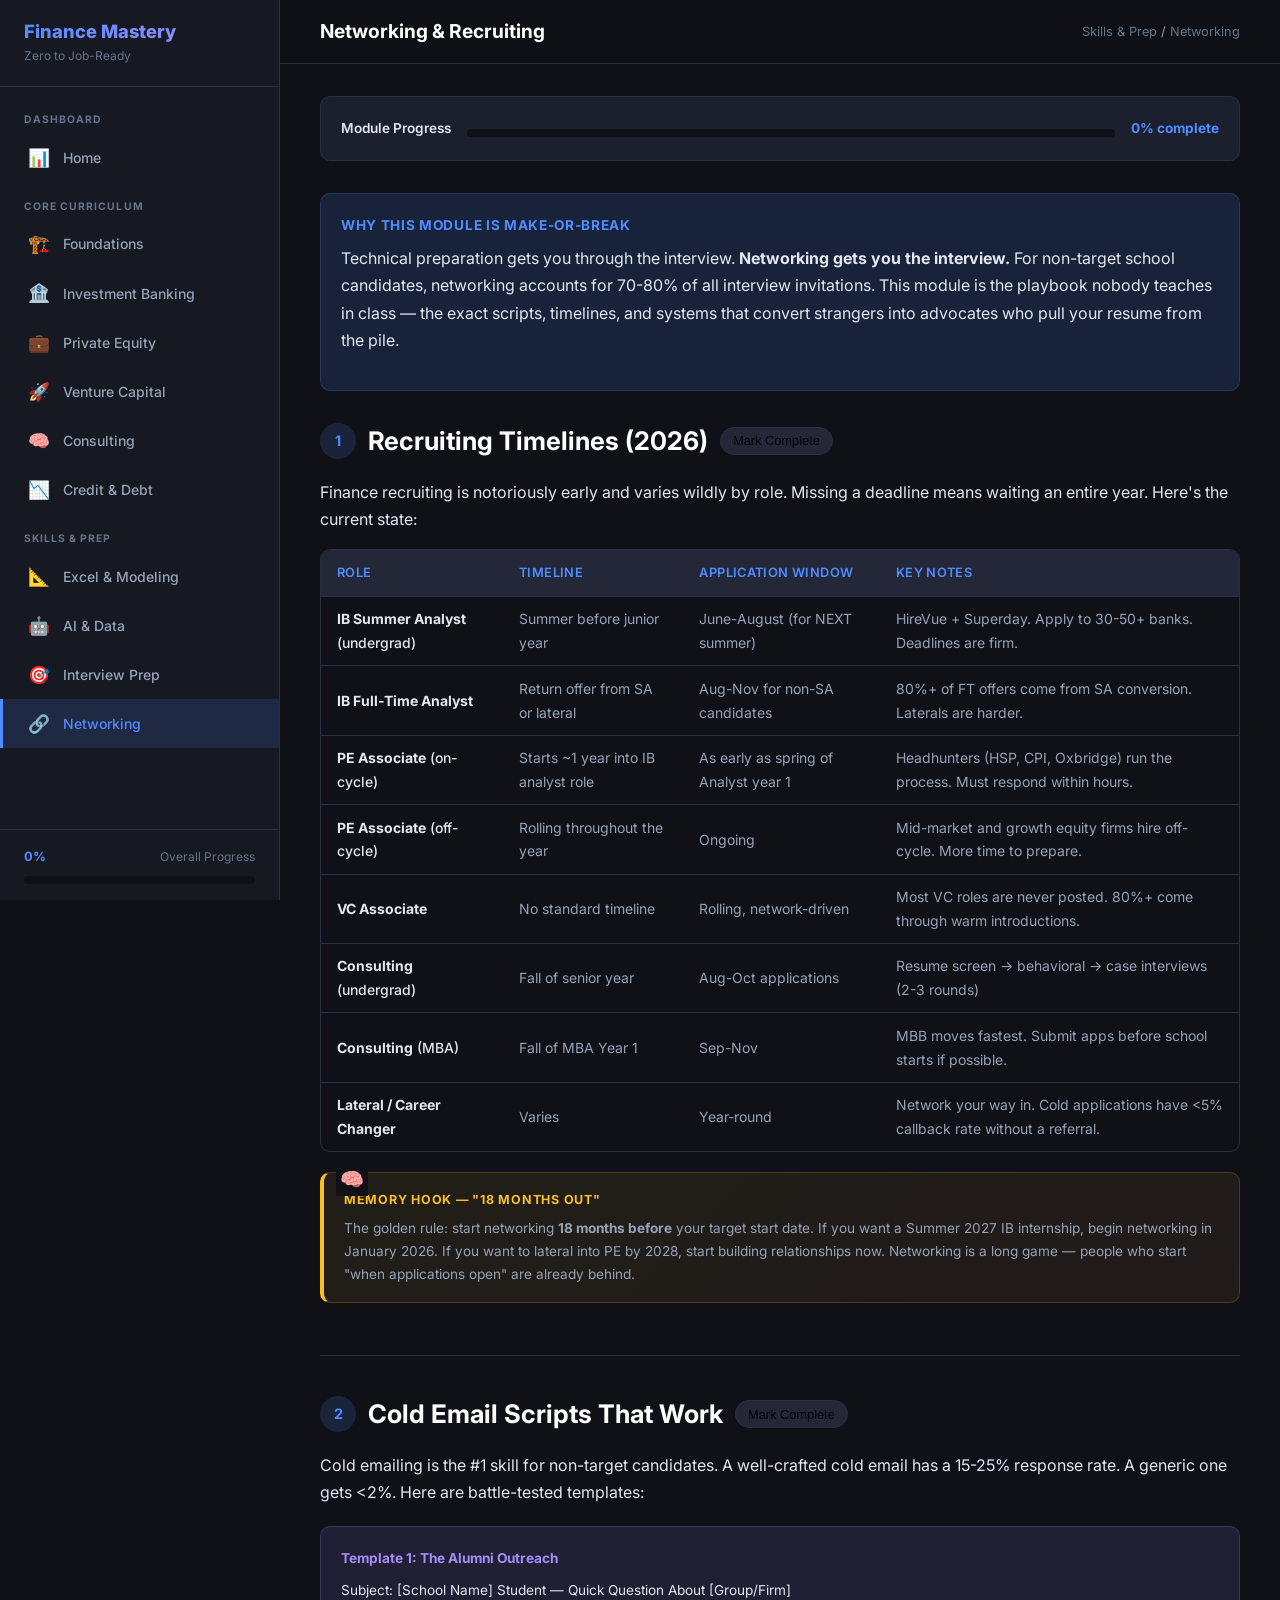
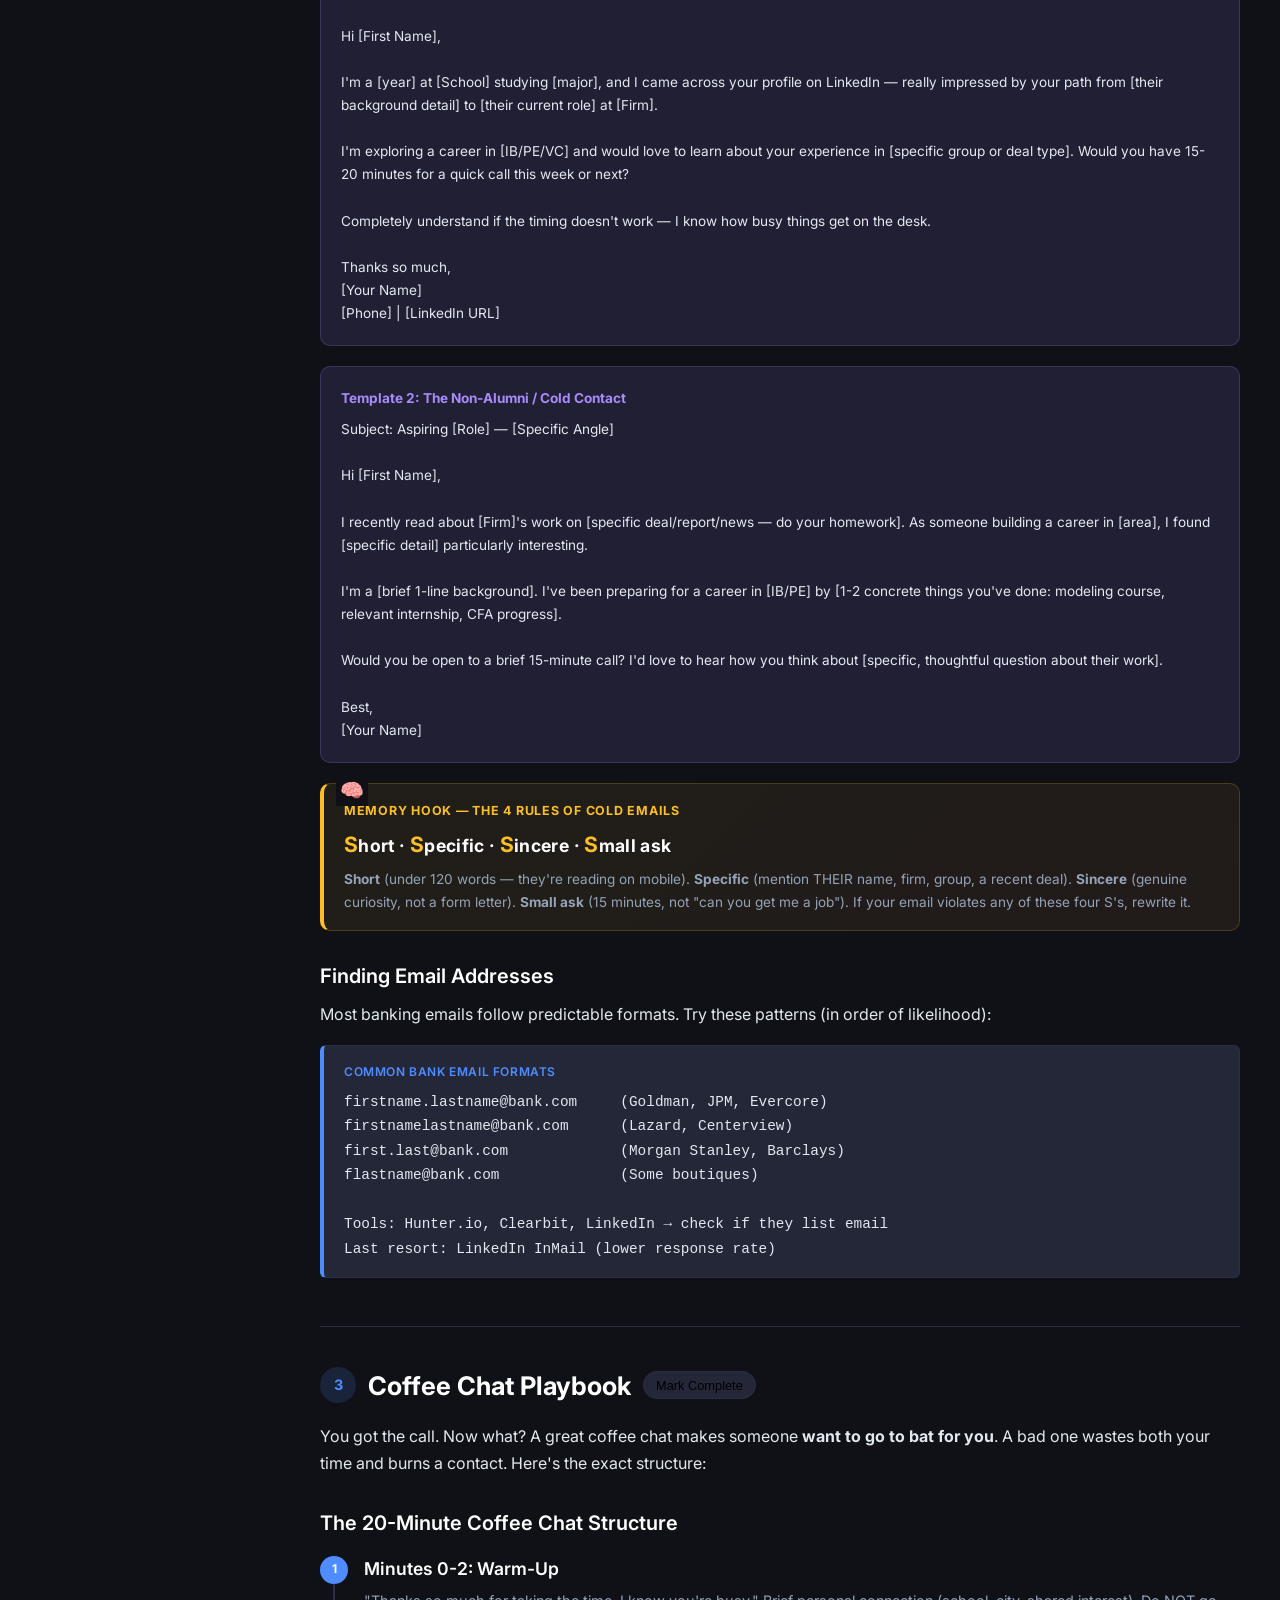
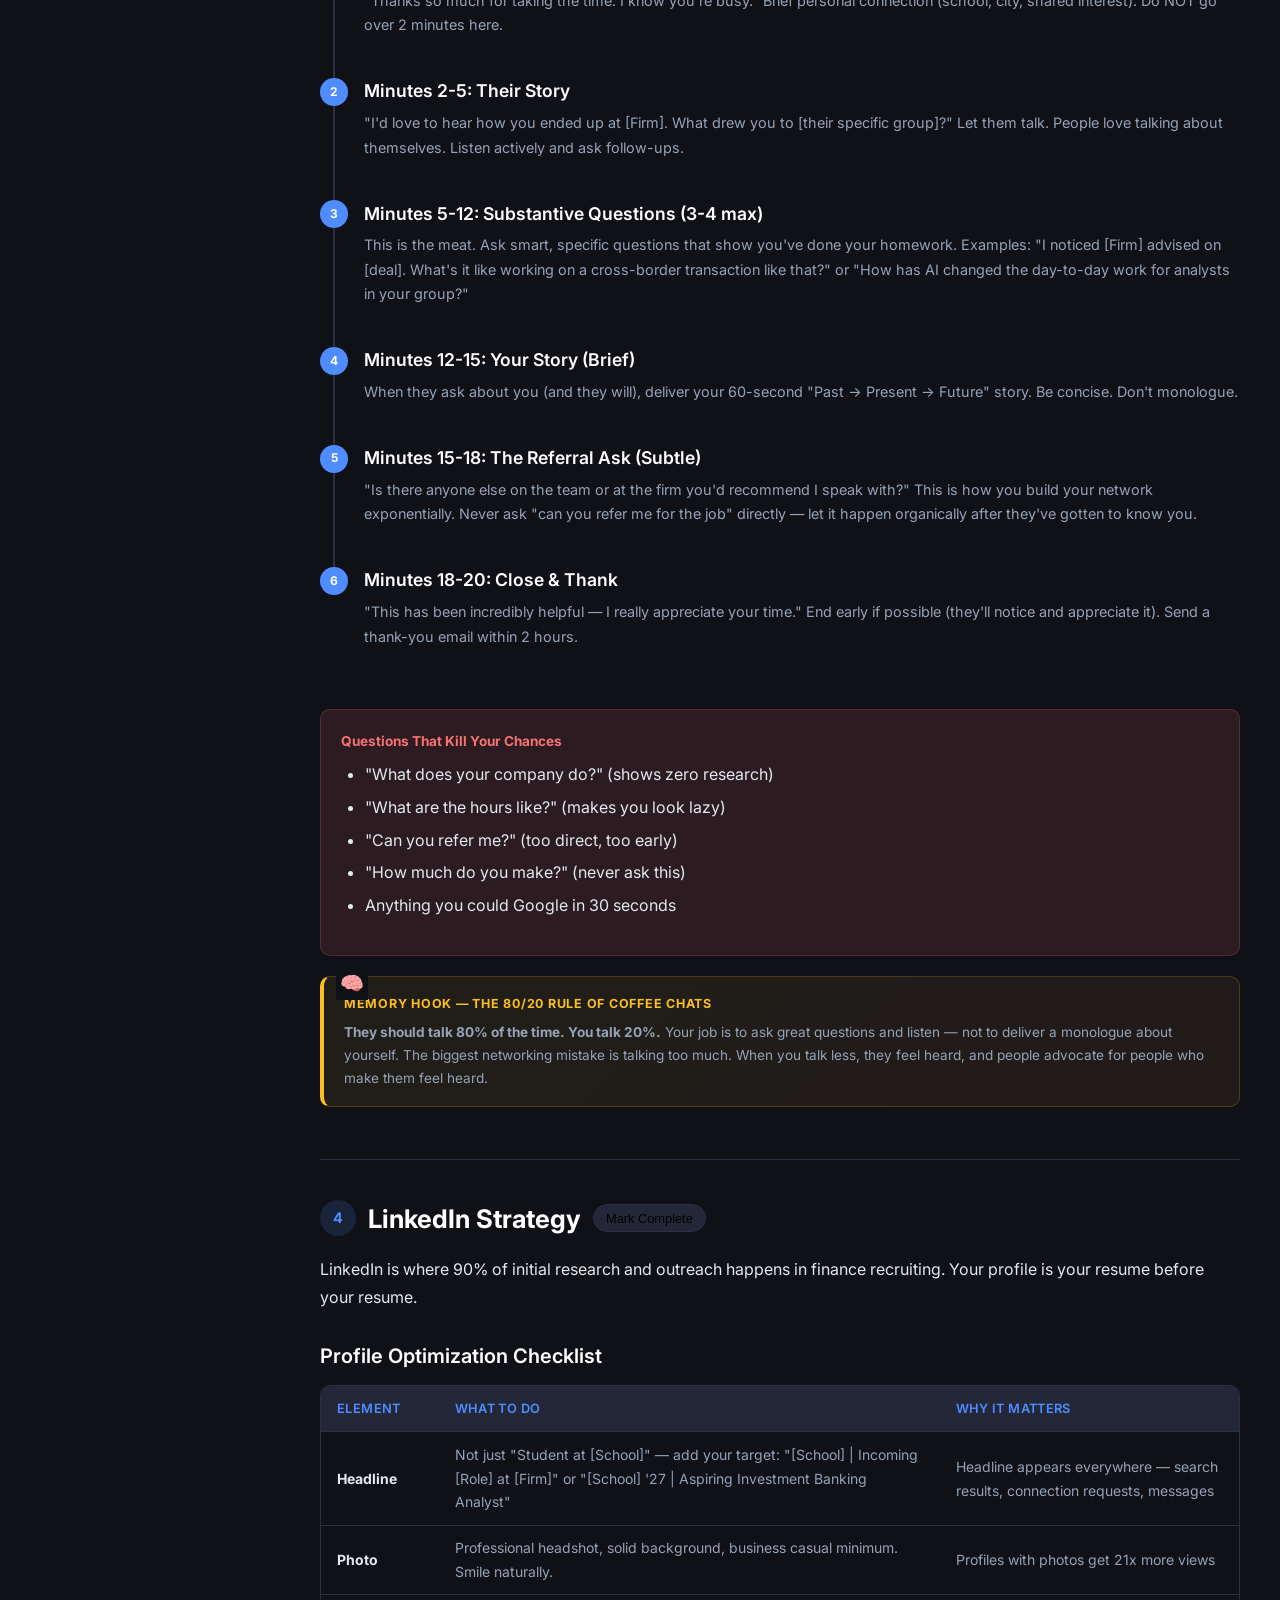
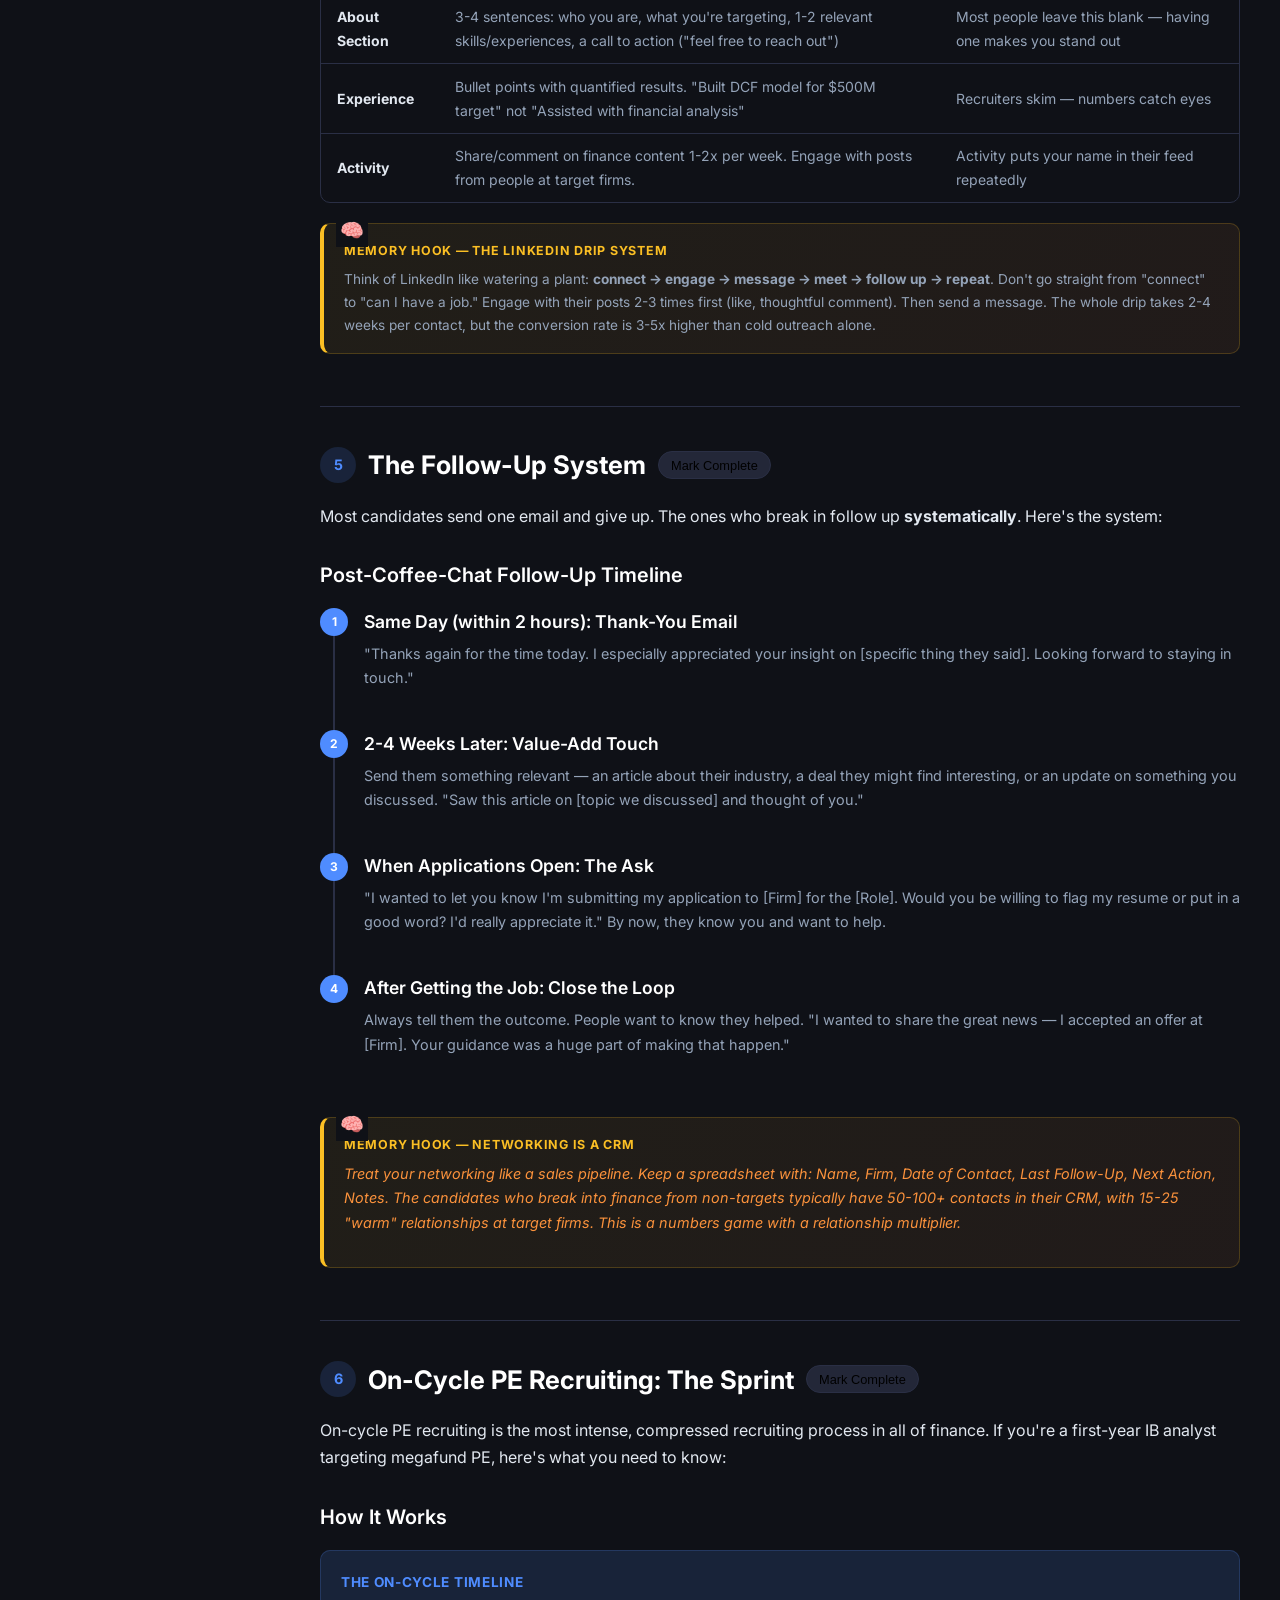
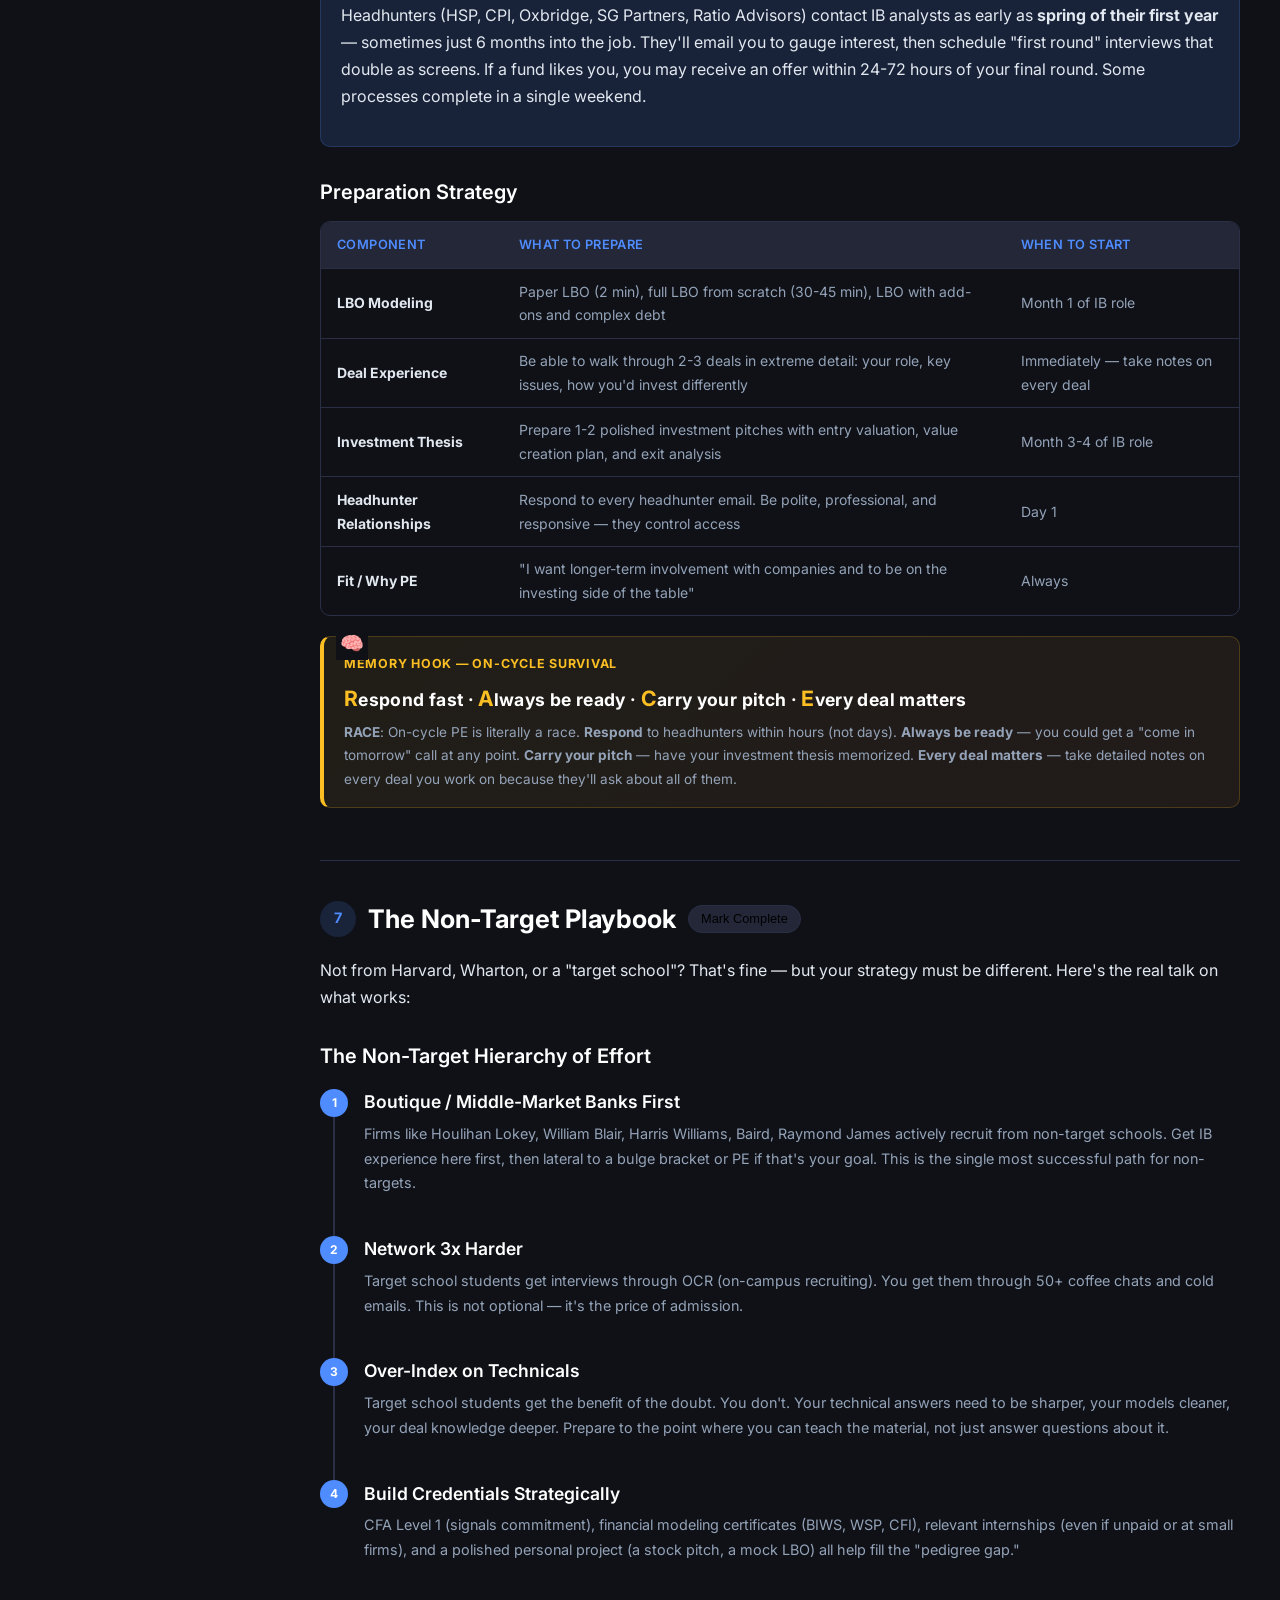
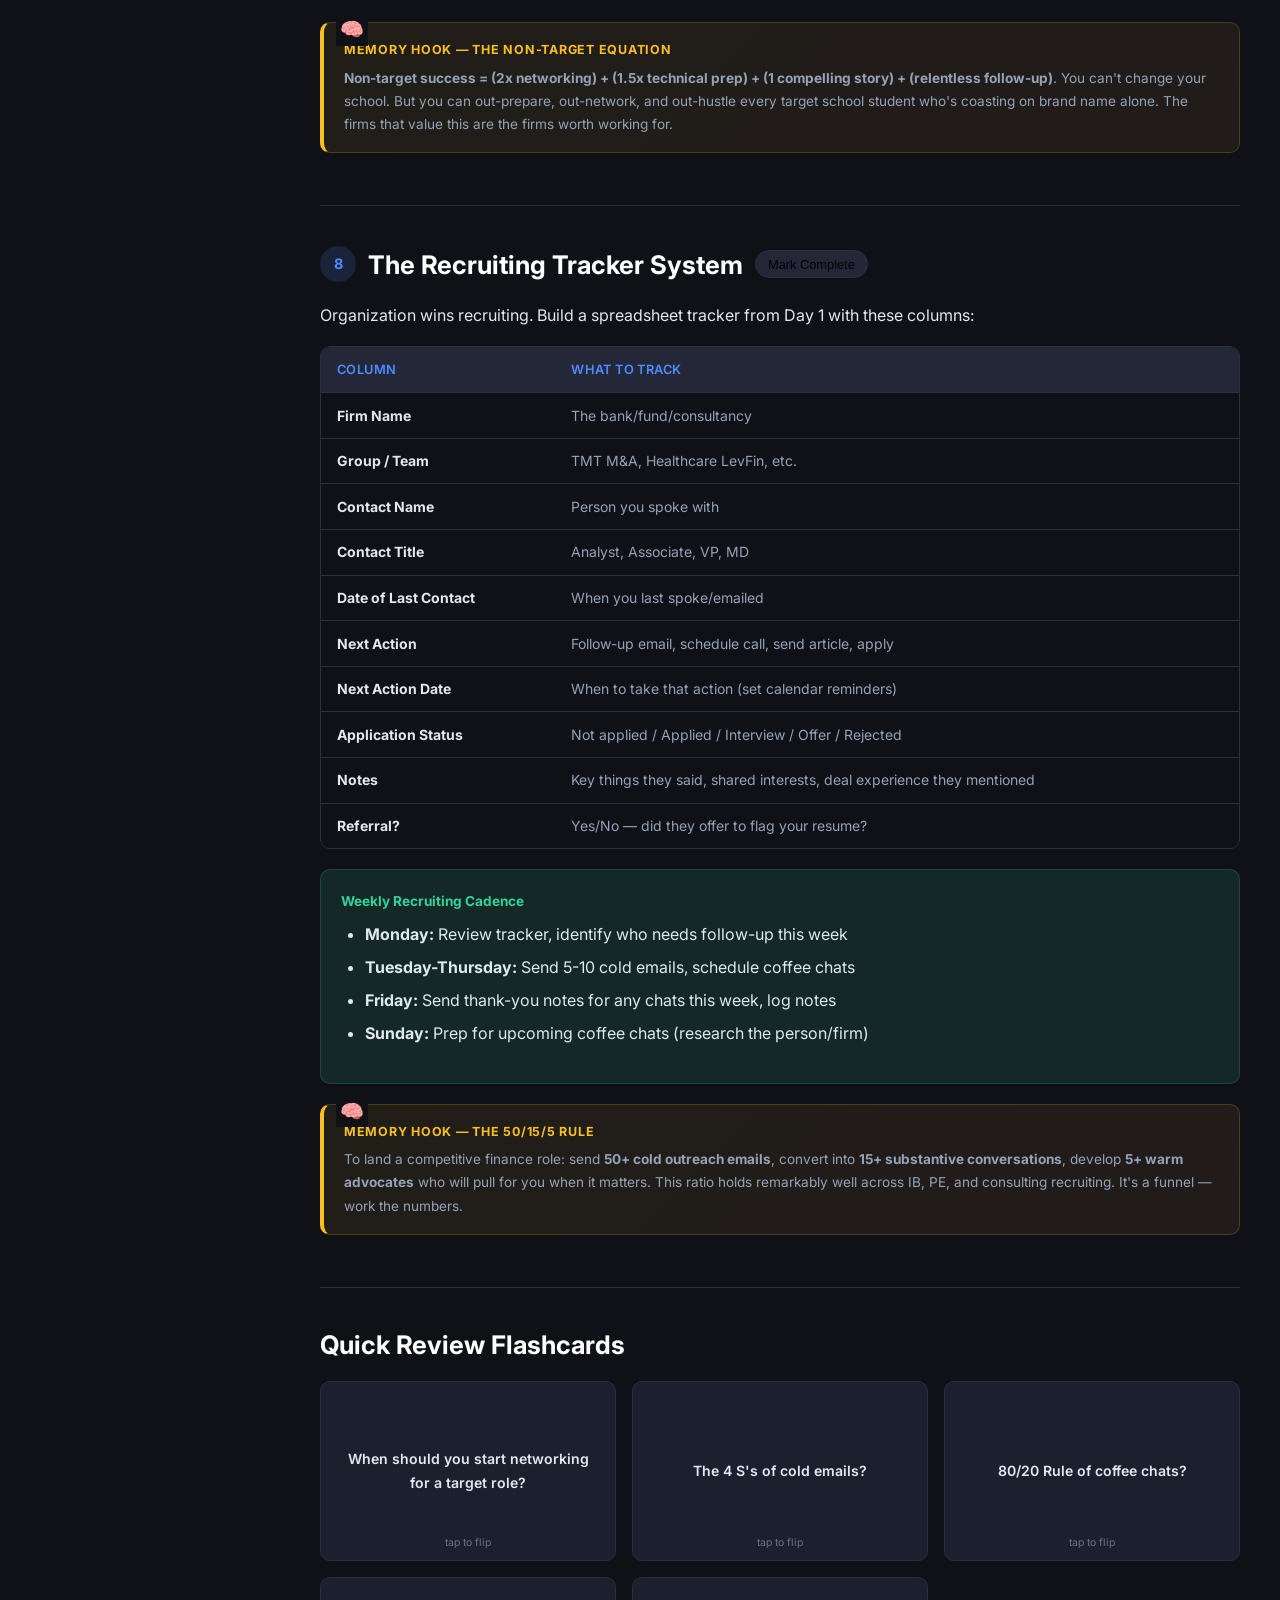
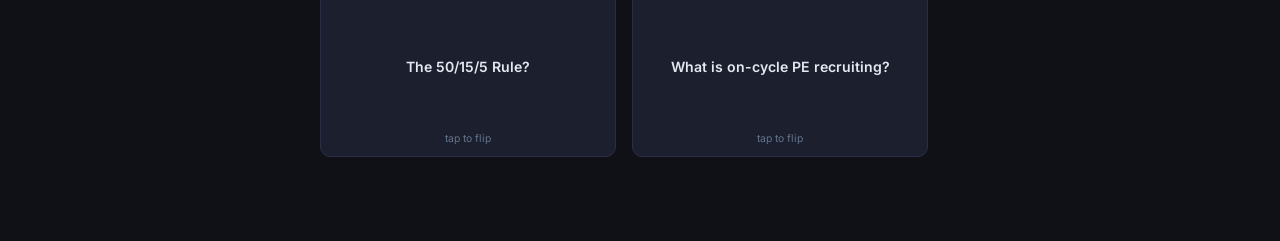
<file: pages/networking.html>
<!DOCTYPE html>
<html lang="en">
<head>
  <meta charset="UTF-8">
  <meta name="viewport" content="width=device-width, initial-scale=1.0">
  <title>Networking & Recruiting — Finance Mastery</title>
  <link rel="stylesheet" href="../css/styles.css">
  <link href="https://fonts.googleapis.com/css2?family=Inter:wght@400;500;600;700;800&display=swap" rel="stylesheet">
</head>
<body>
<div class="app-layout">
  <aside class="sidebar">
    <div class="sidebar-header"><h1>Finance Mastery</h1><div class="subtitle">Zero to Job-Ready</div></div>
    <nav class="sidebar-nav">
      <div class="nav-section">
        <div class="nav-section-title">Dashboard</div>
        <a href="../index.html" class="nav-link" data-page="index"><span class="icon">📊</span> Home</a>
      </div>
      <div class="nav-section">
        <div class="nav-section-title">Core Curriculum</div>
        <a href="foundations.html" class="nav-link" data-page="foundations"><span class="icon">🏗️</span> Foundations</a>
        <a href="ibd.html" class="nav-link" data-page="ibd"><span class="icon">🏦</span> Investment Banking</a>
        <a href="pe.html" class="nav-link" data-page="pe"><span class="icon">💼</span> Private Equity</a>
        <a href="vc.html" class="nav-link" data-page="vc"><span class="icon">🚀</span> Venture Capital</a>
        <a href="consulting.html" class="nav-link" data-page="consulting"><span class="icon">🧠</span> Consulting</a>
        <a href="credit.html" class="nav-link" data-page="credit"><span class="icon">📉</span> Credit &amp; Debt</a>
      </div>
      <div class="nav-section">
        <div class="nav-section-title">Skills &amp; Prep</div>
        <a href="excel.html" class="nav-link" data-page="excel"><span class="icon">📐</span> Excel &amp; Modeling</a>
        <a href="ai-data.html" class="nav-link" data-page="ai-data"><span class="icon">🤖</span> AI &amp; Data</a>
        <a href="interview.html" class="nav-link" data-page="interview"><span class="icon">🎯</span> Interview Prep</a>
        <a href="networking.html" class="nav-link active" data-page="networking"><span class="icon">🔗</span> Networking</a>
      </div>
    </nav>
    <div class="sidebar-footer">
      <div style="display:flex;justify-content:space-between;align-items:center;">
        <span class="progress-pct-text" style="font-weight:700;color:var(--accent);">0%</span>
        <span style="color:var(--text-muted);font-size:0.75rem;">Overall Progress</span>
      </div>
      <div class="progress-bar-container"><div class="progress-bar-fill" style="width:0%"></div></div>
    </div>
  </aside>

  <main class="main-content">
    <header class="content-header">
      <button class="hamburger">☰</button>
      <h2>Networking &amp; Recruiting</h2>
      <div class="breadcrumb">Skills &amp; Prep <span>/</span> Networking</div>
    </header>

    <div class="content-body">

      <div class="page-progress" data-page="networking">
        <div class="progress-text">Module Progress</div>
        <div class="progress-bar-container"><div class="progress-bar-fill" style="width:0%"></div></div>
        <div class="progress-pct">0% complete</div>
      </div>

      <div class="key-concept" style="margin-bottom:2rem;">
        <div class="concept-title">Why This Module Is Make-or-Break</div>
        <p>Technical preparation gets you through the interview. <strong>Networking gets you the interview.</strong> For non-target school candidates, networking accounts for 70-80% of all interview invitations. This module is the playbook nobody teaches in class — the exact scripts, timelines, and systems that convert strangers into advocates who pull your resume from the pile.</p>
      </div>

      <!-- SECTION 1 -->
      <div class="topic-section" id="section-recruiting-timelines">
        <div class="topic-header">
          <div class="topic-number">1</div>
          <h2 style="margin:0">Recruiting Timelines (2026)</h2>
          <button class="section-check" data-section-page="networking" data-section-id="recruiting-timelines">Mark Complete</button>
        </div>

        <p>Finance recruiting is notoriously early and varies wildly by role. Missing a deadline means waiting an entire year. Here's the current state:</p>

        <div class="table-container">
          <table>
            <thead><tr><th>Role</th><th>Timeline</th><th>Application Window</th><th>Key Notes</th></tr></thead>
            <tbody>
              <tr><td><strong>IB Summer Analyst</strong> (undergrad)</td><td>Summer before junior year</td><td>June-August (for NEXT summer)</td><td>HireVue + Superday. Apply to 30-50+ banks. Deadlines are firm.</td></tr>
              <tr><td><strong>IB Full-Time Analyst</strong></td><td>Return offer from SA or lateral</td><td>Aug-Nov for non-SA candidates</td><td>80%+ of FT offers come from SA conversion. Laterals are harder.</td></tr>
              <tr><td><strong>PE Associate</strong> (on-cycle)</td><td>Starts ~1 year into IB analyst role</td><td>As early as spring of Analyst year 1</td><td>Headhunters (HSP, CPI, Oxbridge) run the process. Must respond within hours.</td></tr>
              <tr><td><strong>PE Associate</strong> (off-cycle)</td><td>Rolling throughout the year</td><td>Ongoing</td><td>Mid-market and growth equity firms hire off-cycle. More time to prepare.</td></tr>
              <tr><td><strong>VC Associate</strong></td><td>No standard timeline</td><td>Rolling, network-driven</td><td>Most VC roles are never posted. 80%+ come through warm introductions.</td></tr>
              <tr><td><strong>Consulting</strong> (undergrad)</td><td>Fall of senior year</td><td>Aug-Oct applications</td><td>Resume screen → behavioral → case interviews (2-3 rounds)</td></tr>
              <tr><td><strong>Consulting</strong> (MBA)</td><td>Fall of MBA Year 1</td><td>Sep-Nov</td><td>MBB moves fastest. Submit apps before school starts if possible.</td></tr>
              <tr><td><strong>Lateral / Career Changer</strong></td><td>Varies</td><td>Year-round</td><td>Network your way in. Cold applications have <5% callback rate without a referral.</td></tr>
            </tbody>
          </table>
        </div>

        <div class="memory-hook">
          <div class="hook-title">Memory Hook — "18 Months Out"</div>
          <p class="hook-explain">The golden rule: start networking <strong>18 months before</strong> your target start date. If you want a Summer 2027 IB internship, begin networking in January 2026. If you want to lateral into PE by 2028, start building relationships now. Networking is a long game — people who start "when applications open" are already behind.</p>
        </div>
      </div>

      <!-- SECTION 2 -->
      <div class="topic-section" id="section-cold-email">
        <div class="topic-header">
          <div class="topic-number">2</div>
          <h2 style="margin:0">Cold Email Scripts That Work</h2>
          <button class="section-check" data-section-page="networking" data-section-id="cold-email">Mark Complete</button>
        </div>

        <p>Cold emailing is the #1 skill for non-target candidates. A well-crafted cold email has a 15-25% response rate. A generic one gets <2%. Here are battle-tested templates:</p>

        <div class="example-box">
          <div class="example-title">Template 1: The Alumni Outreach</div>
          <pre style="margin:0;color:var(--text);white-space:pre-wrap;font-size:0.85rem;font-family:var(--font);">Subject: [School Name] Student — Quick Question About [Group/Firm]

Hi [First Name],

I'm a [year] at [School] studying [major], and I came across your profile on LinkedIn — really impressed by your path from [their background detail] to [their current role] at [Firm].

I'm exploring a career in [IB/PE/VC] and would love to learn about your experience in [specific group or deal type]. Would you have 15-20 minutes for a quick call this week or next?

Completely understand if the timing doesn't work — I know how busy things get on the desk.

Thanks so much,
[Your Name]
[Phone] | [LinkedIn URL]</pre>
        </div>

        <div class="example-box">
          <div class="example-title">Template 2: The Non-Alumni / Cold Contact</div>
          <pre style="margin:0;color:var(--text);white-space:pre-wrap;font-size:0.85rem;font-family:var(--font);">Subject: Aspiring [Role] — [Specific Angle]

Hi [First Name],

I recently read about [Firm]'s work on [specific deal/report/news — do your homework]. As someone building a career in [area], I found [specific detail] particularly interesting.

I'm a [brief 1-line background]. I've been preparing for a career in [IB/PE] by [1-2 concrete things you've done: modeling course, relevant internship, CFA progress].

Would you be open to a brief 15-minute call? I'd love to hear how you think about [specific, thoughtful question about their work].

Best,
[Your Name]</pre>
        </div>

        <div class="memory-hook">
          <div class="hook-title">Memory Hook — The 4 Rules of Cold Emails</div>
          <div class="mnemonic"><span>S</span>hort · <span>S</span>pecific · <span>S</span>incere · <span>S</span>mall ask</div>
          <p class="hook-explain"><strong>Short</strong> (under 120 words — they're reading on mobile). <strong>Specific</strong> (mention THEIR name, firm, group, a recent deal). <strong>Sincere</strong> (genuine curiosity, not a form letter). <strong>Small ask</strong> (15 minutes, not "can you get me a job"). If your email violates any of these four S's, rewrite it.</p>
        </div>

        <h3>Finding Email Addresses</h3>
        <p>Most banking emails follow predictable formats. Try these patterns (in order of likelihood):</p>
        <div class="formula-box">
          <div class="formula-label">Common Bank Email Formats</div>
          <pre style="margin:0;color:var(--text);white-space:pre-wrap;">firstname.lastname@bank.com     (Goldman, JPM, Evercore)
firstnamelastname@bank.com      (Lazard, Centerview)
first.last@bank.com             (Morgan Stanley, Barclays)
flastname@bank.com              (Some boutiques)

Tools: Hunter.io, Clearbit, LinkedIn → check if they list email
Last resort: LinkedIn InMail (lower response rate)</pre>
        </div>
      </div>

      <!-- SECTION 3 -->
      <div class="topic-section" id="section-coffee-chats">
        <div class="topic-header">
          <div class="topic-number">3</div>
          <h2 style="margin:0">Coffee Chat Playbook</h2>
          <button class="section-check" data-section-page="networking" data-section-id="coffee-chats">Mark Complete</button>
        </div>

        <p>You got the call. Now what? A great coffee chat makes someone <strong>want to go to bat for you</strong>. A bad one wastes both your time and burns a contact. Here's the exact structure:</p>

        <h3>The 20-Minute Coffee Chat Structure</h3>

        <div class="steps">
          <div class="step">
            <div class="step-indicator"><div class="step-dot">1</div><div class="step-line"></div></div>
            <div class="step-content">
              <h4>Minutes 0-2: Warm-Up</h4>
              <p style="color:var(--text-dim);font-size:0.9rem;">"Thanks so much for taking the time. I know you're busy." Brief personal connection (school, city, shared interest). Do NOT go over 2 minutes here.</p>
            </div>
          </div>
          <div class="step">
            <div class="step-indicator"><div class="step-dot">2</div><div class="step-line"></div></div>
            <div class="step-content">
              <h4>Minutes 2-5: Their Story</h4>
              <p style="color:var(--text-dim);font-size:0.9rem;">"I'd love to hear how you ended up at [Firm]. What drew you to [their specific group]?" Let them talk. People love talking about themselves. Listen actively and ask follow-ups.</p>
            </div>
          </div>
          <div class="step">
            <div class="step-indicator"><div class="step-dot">3</div><div class="step-line"></div></div>
            <div class="step-content">
              <h4>Minutes 5-12: Substantive Questions (3-4 max)</h4>
              <p style="color:var(--text-dim);font-size:0.9rem;">This is the meat. Ask smart, specific questions that show you've done your homework. Examples: "I noticed [Firm] advised on [deal]. What's it like working on a cross-border transaction like that?" or "How has AI changed the day-to-day work for analysts in your group?"</p>
            </div>
          </div>
          <div class="step">
            <div class="step-indicator"><div class="step-dot">4</div><div class="step-line"></div></div>
            <div class="step-content">
              <h4>Minutes 12-15: Your Story (Brief)</h4>
              <p style="color:var(--text-dim);font-size:0.9rem;">When they ask about you (and they will), deliver your 60-second "Past → Present → Future" story. Be concise. Don't monologue.</p>
            </div>
          </div>
          <div class="step">
            <div class="step-indicator"><div class="step-dot">5</div><div class="step-line"></div></div>
            <div class="step-content">
              <h4>Minutes 15-18: The Referral Ask (Subtle)</h4>
              <p style="color:var(--text-dim);font-size:0.9rem;">"Is there anyone else on the team or at the firm you'd recommend I speak with?" This is how you build your network exponentially. Never ask "can you refer me for the job" directly — let it happen organically after they've gotten to know you.</p>
            </div>
          </div>
          <div class="step">
            <div class="step-indicator"><div class="step-dot">6</div><div class="step-line"></div></div>
            <div class="step-content">
              <h4>Minutes 18-20: Close &amp; Thank</h4>
              <p style="color:var(--text-dim);font-size:0.9rem;">"This has been incredibly helpful — I really appreciate your time." End early if possible (they'll notice and appreciate it). Send a thank-you email within 2 hours.</p>
            </div>
          </div>
        </div>

        <div class="warning-box">
          <div class="warning-title">Questions That Kill Your Chances</div>
          <ul>
            <li>"What does your company do?" (shows zero research)</li>
            <li>"What are the hours like?" (makes you look lazy)</li>
            <li>"Can you refer me?" (too direct, too early)</li>
            <li>"How much do you make?" (never ask this)</li>
            <li>Anything you could Google in 30 seconds</li>
          </ul>
        </div>

        <div class="memory-hook">
          <div class="hook-title">Memory Hook — The 80/20 Rule of Coffee Chats</div>
          <p class="hook-explain"><strong>They should talk 80% of the time. You talk 20%.</strong> Your job is to ask great questions and listen — not to deliver a monologue about yourself. The biggest networking mistake is talking too much. When you talk less, they feel heard, and people advocate for people who make them feel heard.</p>
        </div>
      </div>

      <!-- SECTION 4 -->
      <div class="topic-section" id="section-linkedin">
        <div class="topic-header">
          <div class="topic-number">4</div>
          <h2 style="margin:0">LinkedIn Strategy</h2>
          <button class="section-check" data-section-page="networking" data-section-id="linkedin">Mark Complete</button>
        </div>

        <p>LinkedIn is where 90% of initial research and outreach happens in finance recruiting. Your profile is your resume before your resume.</p>

        <h3>Profile Optimization Checklist</h3>
        <div class="table-container">
          <table>
            <thead><tr><th>Element</th><th>What to Do</th><th>Why It Matters</th></tr></thead>
            <tbody>
              <tr><td><strong>Headline</strong></td><td>Not just "Student at [School]" — add your target: "[School] | Incoming [Role] at [Firm]" or "[School] '27 | Aspiring Investment Banking Analyst"</td><td>Headline appears everywhere — search results, connection requests, messages</td></tr>
              <tr><td><strong>Photo</strong></td><td>Professional headshot, solid background, business casual minimum. Smile naturally.</td><td>Profiles with photos get 21x more views</td></tr>
              <tr><td><strong>About Section</strong></td><td>3-4 sentences: who you are, what you're targeting, 1-2 relevant skills/experiences, a call to action ("feel free to reach out")</td><td>Most people leave this blank — having one makes you stand out</td></tr>
              <tr><td><strong>Experience</strong></td><td>Bullet points with quantified results. "Built DCF model for $500M target" not "Assisted with financial analysis"</td><td>Recruiters skim — numbers catch eyes</td></tr>
              <tr><td><strong>Activity</strong></td><td>Share/comment on finance content 1-2x per week. Engage with posts from people at target firms.</td><td>Activity puts your name in their feed repeatedly</td></tr>
            </tbody>
          </table>
        </div>

        <div class="memory-hook">
          <div class="hook-title">Memory Hook — The LinkedIn Drip System</div>
          <p class="hook-explain">Think of LinkedIn like watering a plant: <strong>connect → engage → message → meet → follow up → repeat</strong>. Don't go straight from "connect" to "can I have a job." Engage with their posts 2-3 times first (like, thoughtful comment). Then send a message. The whole drip takes 2-4 weeks per contact, but the conversion rate is 3-5x higher than cold outreach alone.</p>
        </div>
      </div>

      <!-- SECTION 5 -->
      <div class="topic-section" id="section-follow-up">
        <div class="topic-header">
          <div class="topic-number">5</div>
          <h2 style="margin:0">The Follow-Up System</h2>
          <button class="section-check" data-section-page="networking" data-section-id="follow-up">Mark Complete</button>
        </div>

        <p>Most candidates send one email and give up. The ones who break in follow up <strong>systematically</strong>. Here's the system:</p>

        <h3>Post-Coffee-Chat Follow-Up Timeline</h3>
        <div class="steps">
          <div class="step">
            <div class="step-indicator"><div class="step-dot">1</div><div class="step-line"></div></div>
            <div class="step-content">
              <h4>Same Day (within 2 hours): Thank-You Email</h4>
              <p style="color:var(--text-dim);font-size:0.9rem;">"Thanks again for the time today. I especially appreciated your insight on [specific thing they said]. Looking forward to staying in touch."</p>
            </div>
          </div>
          <div class="step">
            <div class="step-indicator"><div class="step-dot">2</div><div class="step-line"></div></div>
            <div class="step-content">
              <h4>2-4 Weeks Later: Value-Add Touch</h4>
              <p style="color:var(--text-dim);font-size:0.9rem;">Send them something relevant — an article about their industry, a deal they might find interesting, or an update on something you discussed. "Saw this article on [topic we discussed] and thought of you."</p>
            </div>
          </div>
          <div class="step">
            <div class="step-indicator"><div class="step-dot">3</div><div class="step-line"></div></div>
            <div class="step-content">
              <h4>When Applications Open: The Ask</h4>
              <p style="color:var(--text-dim);font-size:0.9rem;">"I wanted to let you know I'm submitting my application to [Firm] for the [Role]. Would you be willing to flag my resume or put in a good word? I'd really appreciate it." By now, they know you and want to help.</p>
            </div>
          </div>
          <div class="step">
            <div class="step-indicator"><div class="step-dot">4</div><div class="step-line"></div></div>
            <div class="step-content">
              <h4>After Getting the Job: Close the Loop</h4>
              <p style="color:var(--text-dim);font-size:0.9rem;">Always tell them the outcome. People want to know they helped. "I wanted to share the great news — I accepted an offer at [Firm]. Your guidance was a huge part of making that happen."</p>
            </div>
          </div>
        </div>

        <div class="memory-hook">
          <div class="hook-title">Memory Hook — Networking is a CRM</div>
          <p class="analogy">Treat your networking like a sales pipeline. Keep a spreadsheet with: Name, Firm, Date of Contact, Last Follow-Up, Next Action, Notes. The candidates who break into finance from non-targets typically have 50-100+ contacts in their CRM, with 15-25 "warm" relationships at target firms. This is a numbers game with a relationship multiplier.</p>
        </div>
      </div>

      <!-- SECTION 6 -->
      <div class="topic-section" id="section-on-cycle">
        <div class="topic-header">
          <div class="topic-number">6</div>
          <h2 style="margin:0">On-Cycle PE Recruiting: The Sprint</h2>
          <button class="section-check" data-section-page="networking" data-section-id="on-cycle">Mark Complete</button>
        </div>

        <p>On-cycle PE recruiting is the most intense, compressed recruiting process in all of finance. If you're a first-year IB analyst targeting megafund PE, here's what you need to know:</p>

        <h3>How It Works</h3>
        <div class="key-concept">
          <div class="concept-title">The On-Cycle Timeline</div>
          <p>Headhunters (HSP, CPI, Oxbridge, SG Partners, Ratio Advisors) contact IB analysts as early as <strong>spring of their first year</strong> — sometimes just 6 months into the job. They'll email you to gauge interest, then schedule "first round" interviews that double as screens. If a fund likes you, you may receive an offer within 24-72 hours of your final round. Some processes complete in a single weekend.</p>
        </div>

        <h3>Preparation Strategy</h3>
        <div class="table-container">
          <table>
            <thead><tr><th>Component</th><th>What to Prepare</th><th>When to Start</th></tr></thead>
            <tbody>
              <tr><td><strong>LBO Modeling</strong></td><td>Paper LBO (2 min), full LBO from scratch (30-45 min), LBO with add-ons and complex debt</td><td>Month 1 of IB role</td></tr>
              <tr><td><strong>Deal Experience</strong></td><td>Be able to walk through 2-3 deals in extreme detail: your role, key issues, how you'd invest differently</td><td>Immediately — take notes on every deal</td></tr>
              <tr><td><strong>Investment Thesis</strong></td><td>Prepare 1-2 polished investment pitches with entry valuation, value creation plan, and exit analysis</td><td>Month 3-4 of IB role</td></tr>
              <tr><td><strong>Headhunter Relationships</strong></td><td>Respond to every headhunter email. Be polite, professional, and responsive — they control access</td><td>Day 1</td></tr>
              <tr><td><strong>Fit / Why PE</strong></td><td>"I want longer-term involvement with companies and to be on the investing side of the table"</td><td>Always</td></tr>
            </tbody>
          </table>
        </div>

        <div class="memory-hook">
          <div class="hook-title">Memory Hook — On-Cycle Survival</div>
          <div class="mnemonic"><span>R</span>espond fast · <span>A</span>lways be ready · <span>C</span>arry your pitch · <span>E</span>very deal matters</div>
          <p class="hook-explain"><strong>RACE</strong>: On-cycle PE is literally a race. <strong>Respond</strong> to headhunters within hours (not days). <strong>Always be ready</strong> — you could get a "come in tomorrow" call at any point. <strong>Carry your pitch</strong> — have your investment thesis memorized. <strong>Every deal matters</strong> — take detailed notes on every deal you work on because they'll ask about all of them.</p>
        </div>
      </div>

      <!-- SECTION 7 -->
      <div class="topic-section" id="section-non-target">
        <div class="topic-header">
          <div class="topic-number">7</div>
          <h2 style="margin:0">The Non-Target Playbook</h2>
          <button class="section-check" data-section-page="networking" data-section-id="non-target">Mark Complete</button>
        </div>

        <p>Not from Harvard, Wharton, or a "target school"? That's fine — but your strategy must be different. Here's the real talk on what works:</p>

        <h3>The Non-Target Hierarchy of Effort</h3>
        <div class="steps">
          <div class="step">
            <div class="step-indicator"><div class="step-dot">1</div><div class="step-line"></div></div>
            <div class="step-content">
              <h4>Boutique / Middle-Market Banks First</h4>
              <p style="color:var(--text-dim);font-size:0.9rem;">Firms like Houlihan Lokey, William Blair, Harris Williams, Baird, Raymond James actively recruit from non-target schools. Get IB experience here first, then lateral to a bulge bracket or PE if that's your goal. This is the single most successful path for non-targets.</p>
            </div>
          </div>
          <div class="step">
            <div class="step-indicator"><div class="step-dot">2</div><div class="step-line"></div></div>
            <div class="step-content">
              <h4>Network 3x Harder</h4>
              <p style="color:var(--text-dim);font-size:0.9rem;">Target school students get interviews through OCR (on-campus recruiting). You get them through 50+ coffee chats and cold emails. This is not optional — it's the price of admission.</p>
            </div>
          </div>
          <div class="step">
            <div class="step-indicator"><div class="step-dot">3</div><div class="step-line"></div></div>
            <div class="step-content">
              <h4>Over-Index on Technicals</h4>
              <p style="color:var(--text-dim);font-size:0.9rem;">Target school students get the benefit of the doubt. You don't. Your technical answers need to be sharper, your models cleaner, your deal knowledge deeper. Prepare to the point where you can teach the material, not just answer questions about it.</p>
            </div>
          </div>
          <div class="step">
            <div class="step-indicator"><div class="step-dot">4</div><div class="step-line"></div></div>
            <div class="step-content">
              <h4>Build Credentials Strategically</h4>
              <p style="color:var(--text-dim);font-size:0.9rem;">CFA Level 1 (signals commitment), financial modeling certificates (BIWS, WSP, CFI), relevant internships (even if unpaid or at small firms), and a polished personal project (a stock pitch, a mock LBO) all help fill the "pedigree gap."</p>
            </div>
          </div>
        </div>

        <div class="memory-hook">
          <div class="hook-title">Memory Hook — The Non-Target Equation</div>
          <p class="hook-explain"><strong>Non-target success = (2x networking) + (1.5x technical prep) + (1 compelling story) + (relentless follow-up)</strong>. You can't change your school. But you can out-prepare, out-network, and out-hustle every target school student who's coasting on brand name alone. The firms that value this are the firms worth working for.</p>
        </div>
      </div>

      <!-- SECTION 8 -->
      <div class="topic-section" id="section-tracker">
        <div class="topic-header">
          <div class="topic-number">8</div>
          <h2 style="margin:0">The Recruiting Tracker System</h2>
          <button class="section-check" data-section-page="networking" data-section-id="tracker">Mark Complete</button>
        </div>

        <p>Organization wins recruiting. Build a spreadsheet tracker from Day 1 with these columns:</p>

        <div class="table-container">
          <table>
            <thead><tr><th>Column</th><th>What to Track</th></tr></thead>
            <tbody>
              <tr><td><strong>Firm Name</strong></td><td>The bank/fund/consultancy</td></tr>
              <tr><td><strong>Group / Team</strong></td><td>TMT M&A, Healthcare LevFin, etc.</td></tr>
              <tr><td><strong>Contact Name</strong></td><td>Person you spoke with</td></tr>
              <tr><td><strong>Contact Title</strong></td><td>Analyst, Associate, VP, MD</td></tr>
              <tr><td><strong>Date of Last Contact</strong></td><td>When you last spoke/emailed</td></tr>
              <tr><td><strong>Next Action</strong></td><td>Follow-up email, schedule call, send article, apply</td></tr>
              <tr><td><strong>Next Action Date</strong></td><td>When to take that action (set calendar reminders)</td></tr>
              <tr><td><strong>Application Status</strong></td><td>Not applied / Applied / Interview / Offer / Rejected</td></tr>
              <tr><td><strong>Notes</strong></td><td>Key things they said, shared interests, deal experience they mentioned</td></tr>
              <tr><td><strong>Referral?</strong></td><td>Yes/No — did they offer to flag your resume?</td></tr>
            </tbody>
          </table>
        </div>

        <div class="tip-box">
          <div class="tip-title">Weekly Recruiting Cadence</div>
          <ul>
            <li><strong>Monday:</strong> Review tracker, identify who needs follow-up this week</li>
            <li><strong>Tuesday-Thursday:</strong> Send 5-10 cold emails, schedule coffee chats</li>
            <li><strong>Friday:</strong> Send thank-you notes for any chats this week, log notes</li>
            <li><strong>Sunday:</strong> Prep for upcoming coffee chats (research the person/firm)</li>
          </ul>
        </div>

        <div class="memory-hook">
          <div class="hook-title">Memory Hook — The 50/15/5 Rule</div>
          <p class="hook-explain">To land a competitive finance role: send <strong>50+ cold outreach emails</strong>, convert into <strong>15+ substantive conversations</strong>, develop <strong>5+ warm advocates</strong> who will pull for you when it matters. This ratio holds remarkably well across IB, PE, and consulting recruiting. It's a funnel — work the numbers.</p>
        </div>
      </div>

      <!-- FLASHCARDS -->
      <h2>Quick Review Flashcards</h2>
      <div class="flashcard-deck">
        <div class="flashcard"><div class="flashcard-inner">
          <div class="flashcard-front">When should you start networking for a target role?</div>
          <div class="flashcard-back">18 months before your target start date. Networking is a long game.</div>
        </div></div>
        <div class="flashcard"><div class="flashcard-inner">
          <div class="flashcard-front">The 4 S's of cold emails?</div>
          <div class="flashcard-back">Short (under 120 words), Specific (their name/firm/deal), Sincere (genuine curiosity), Small ask (15 minutes).</div>
        </div></div>
        <div class="flashcard"><div class="flashcard-inner">
          <div class="flashcard-front">80/20 Rule of coffee chats?</div>
          <div class="flashcard-back">They talk 80%. You talk 20%. Your job is to ask great questions and listen, not deliver a monologue.</div>
        </div></div>
        <div class="flashcard"><div class="flashcard-inner">
          <div class="flashcard-front">The 50/15/5 Rule?</div>
          <div class="flashcard-back">50+ cold emails → 15+ conversations → 5+ warm advocates. That's the funnel to land a competitive finance role.</div>
        </div></div>
        <div class="flashcard"><div class="flashcard-inner">
          <div class="flashcard-front">What is on-cycle PE recruiting?</div>
          <div class="flashcard-back">Headhunter-run process for IB analysts, starts as early as spring of Analyst Year 1. Offers come in 24-72 hours. It's a sprint.</div>
        </div></div>
      </div>

    </div>
  </main>
</div>
<script src="../js/app.js"></script>
</body>
</html>
</file>
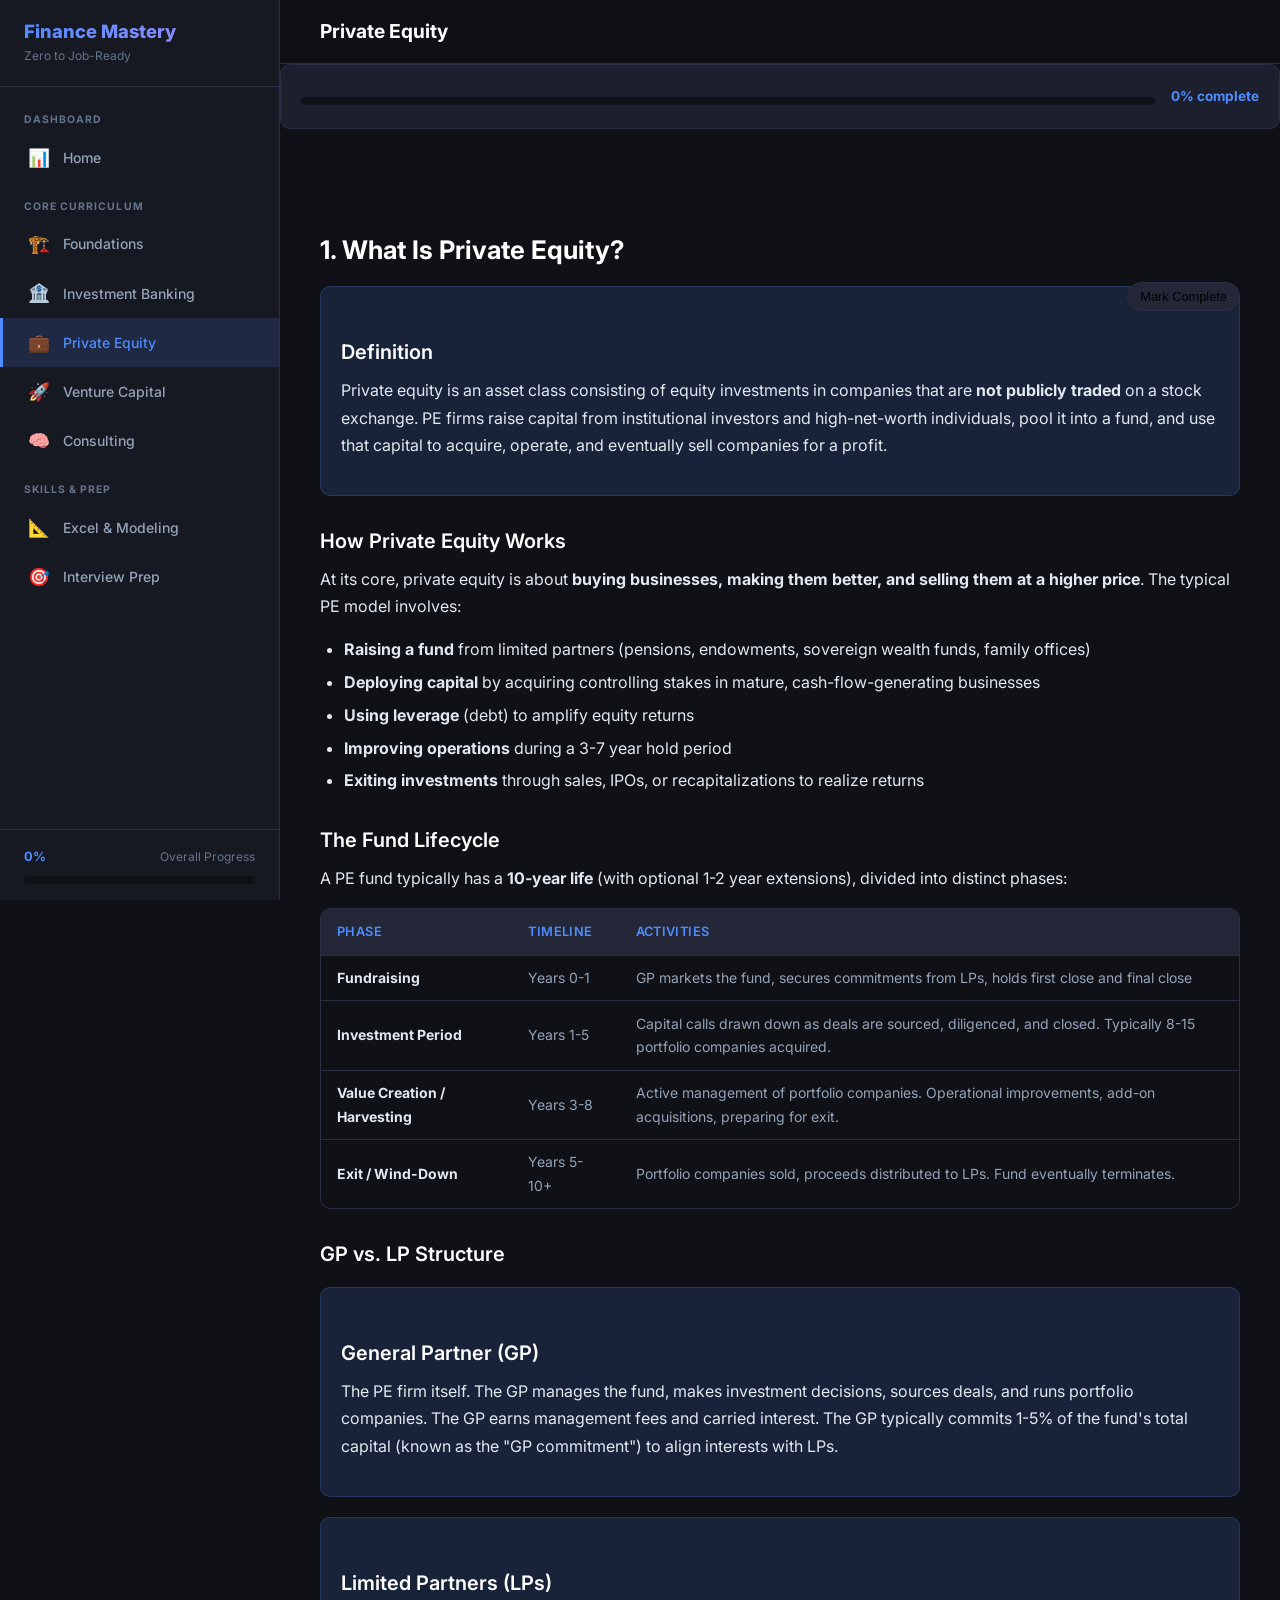
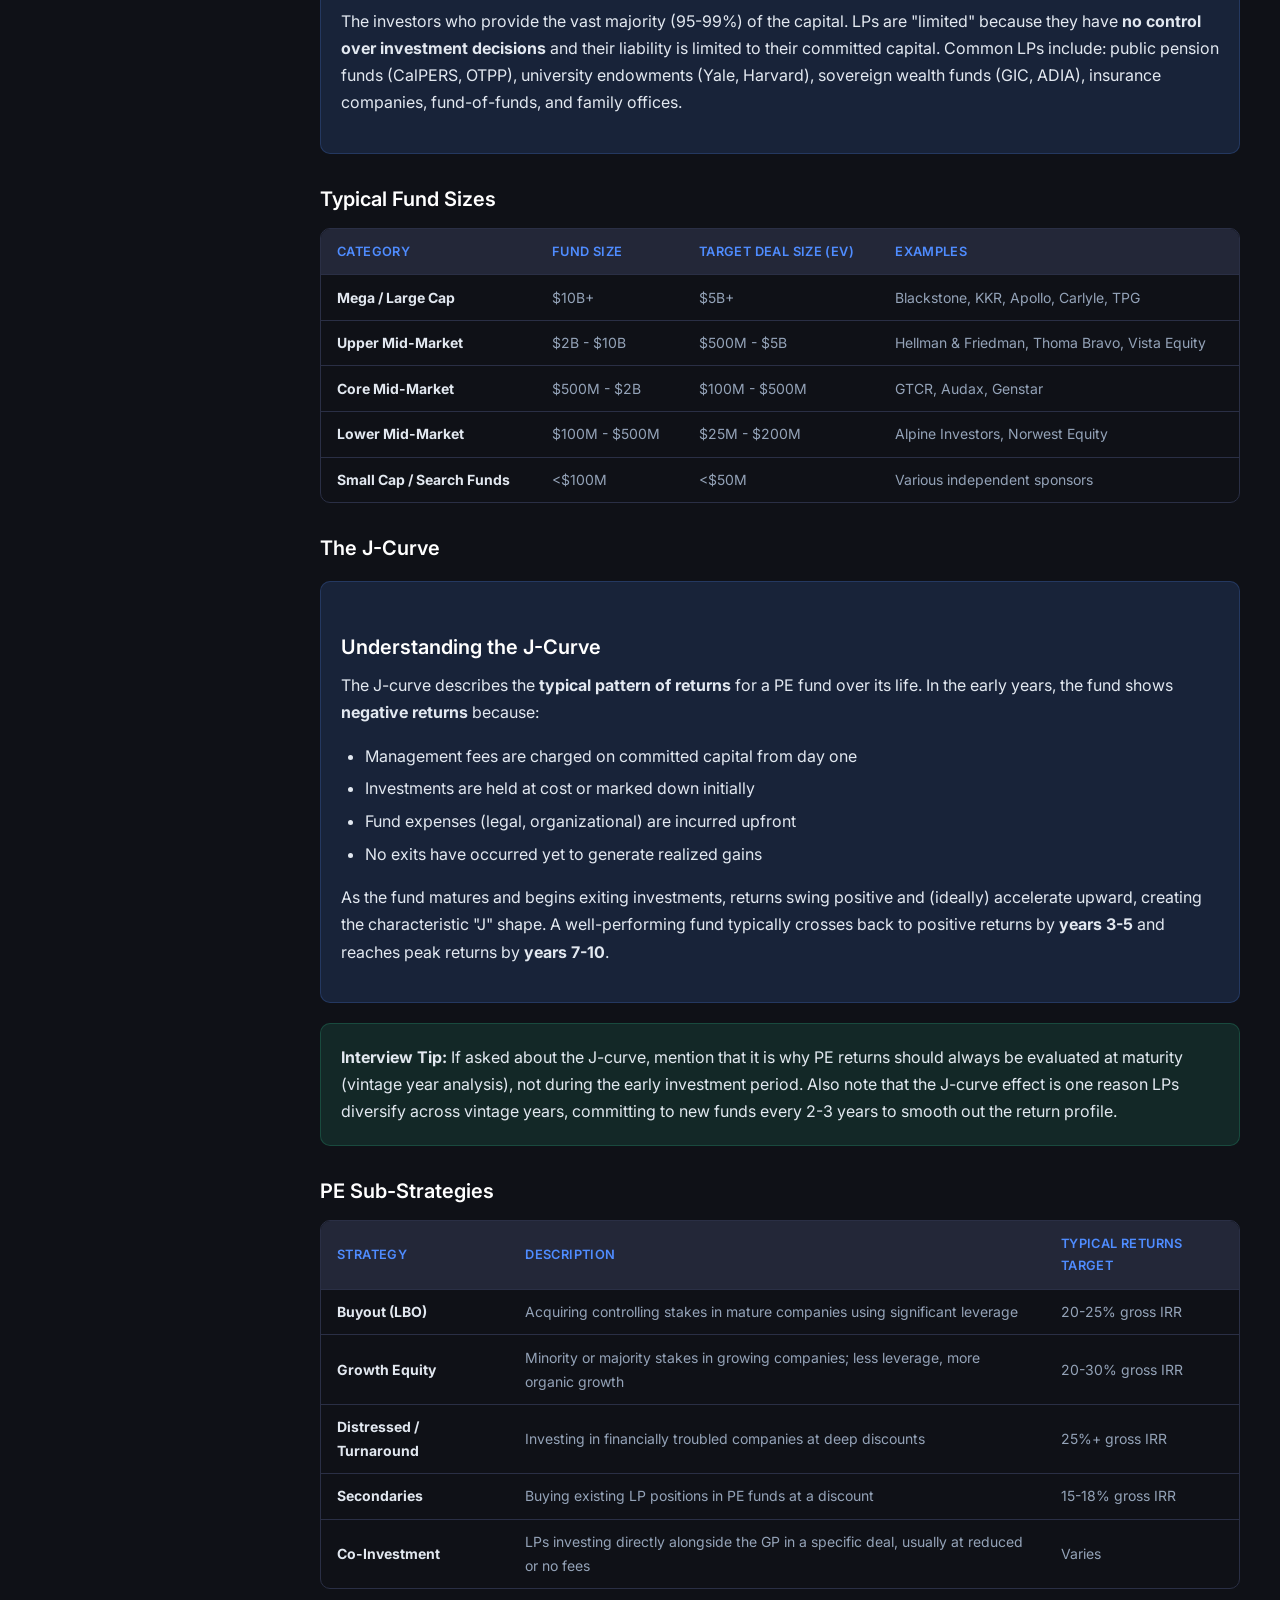
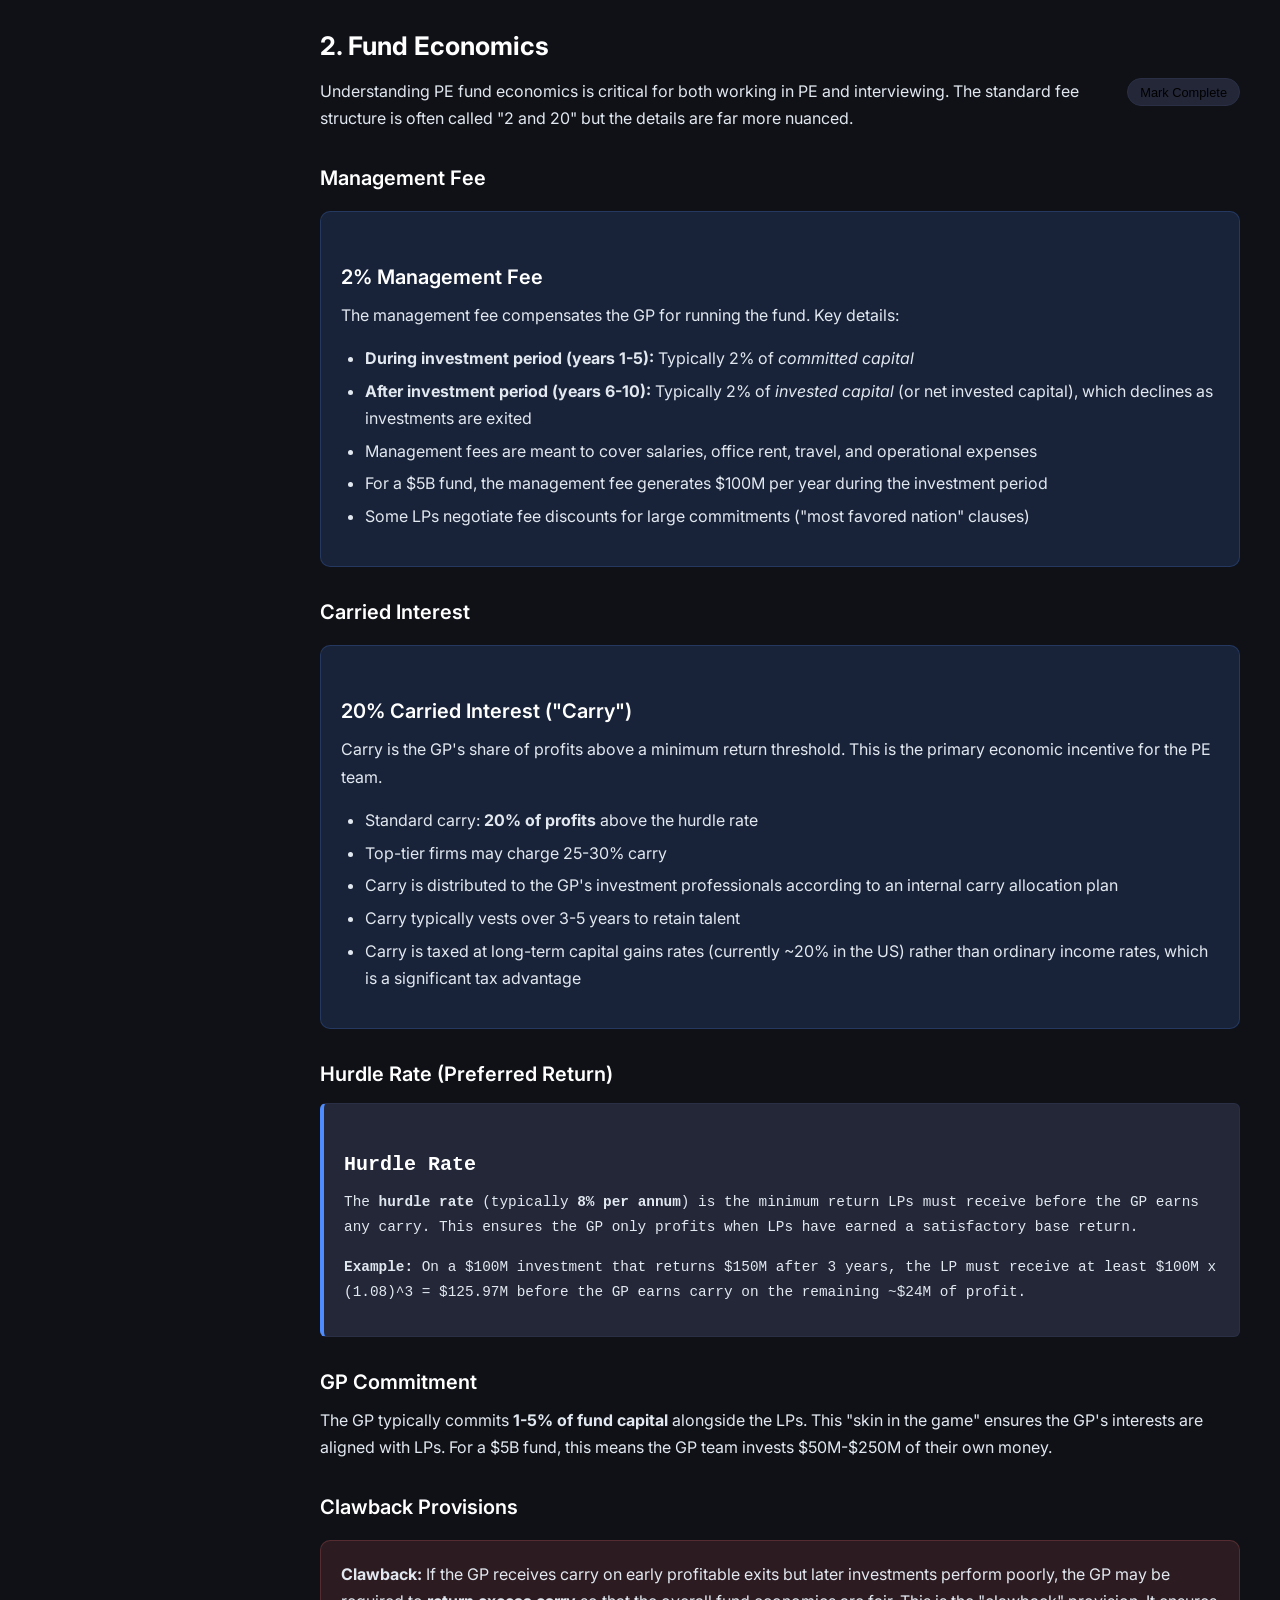
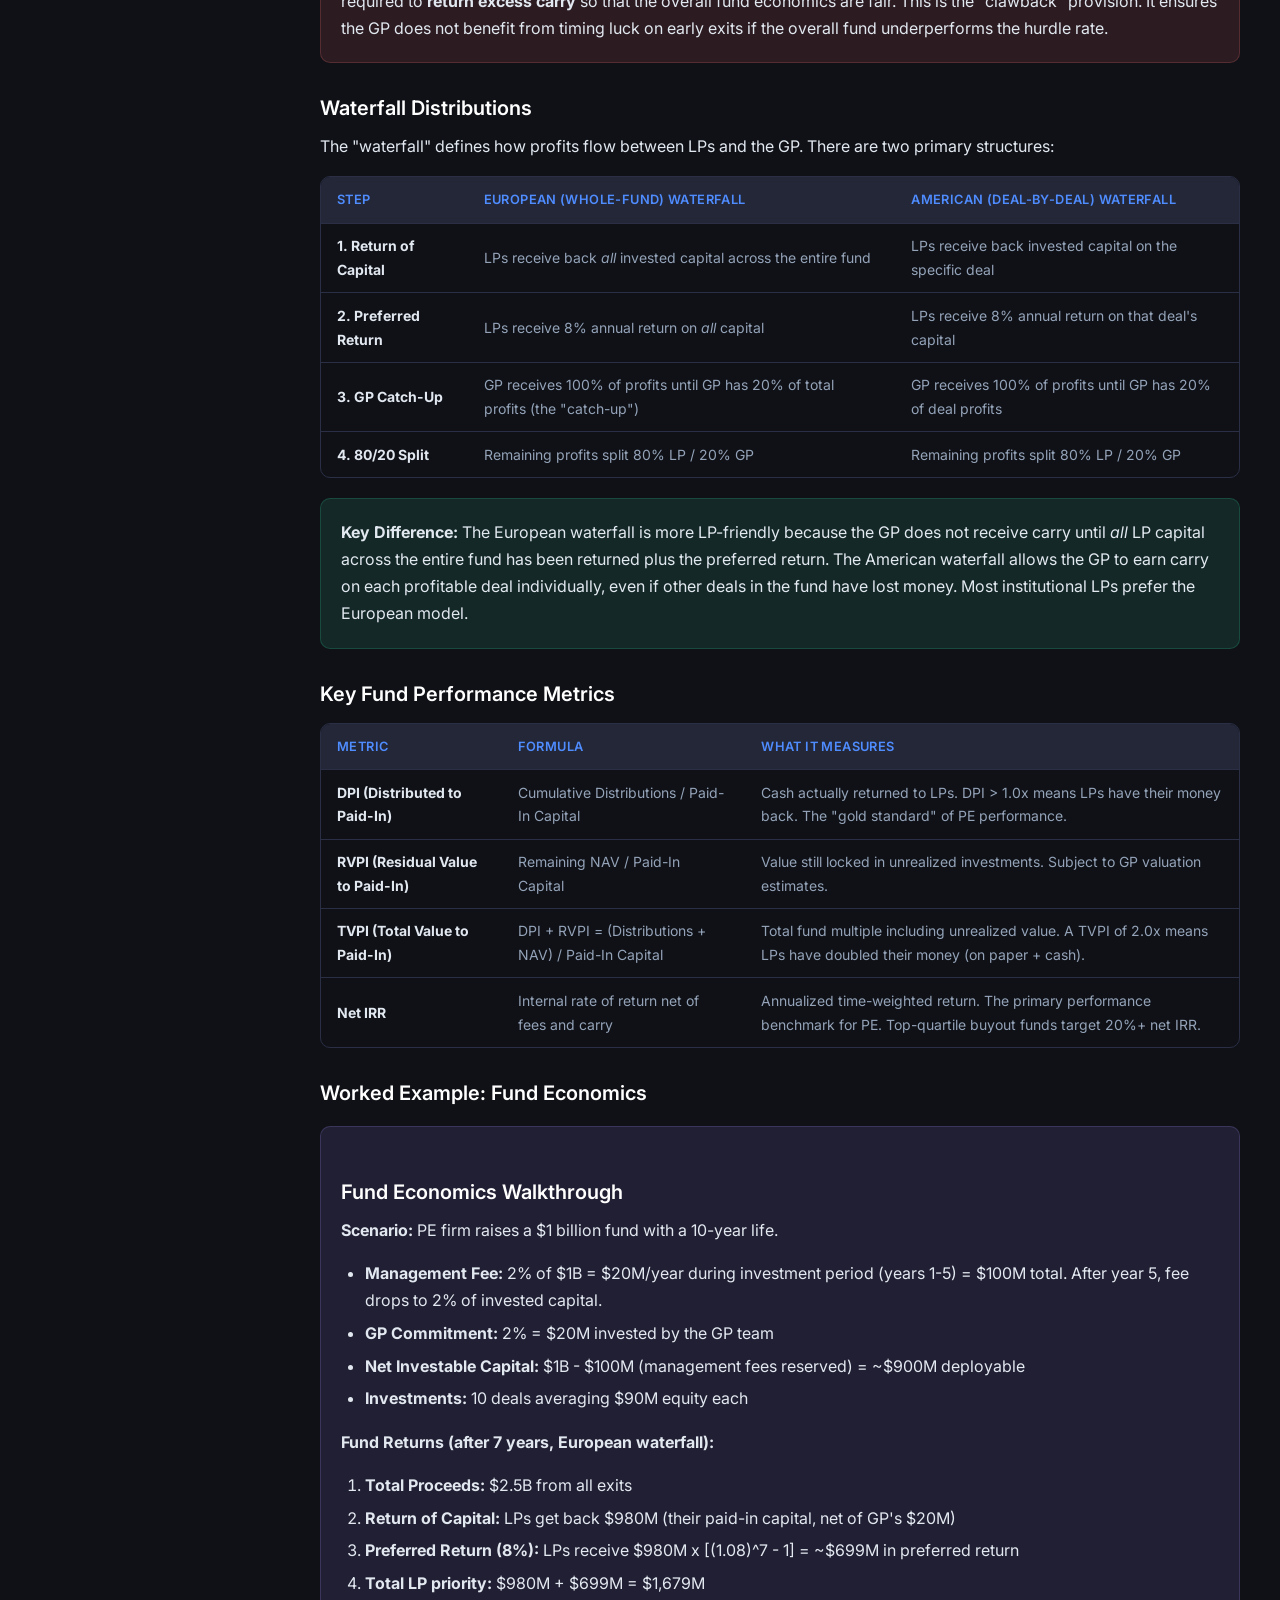
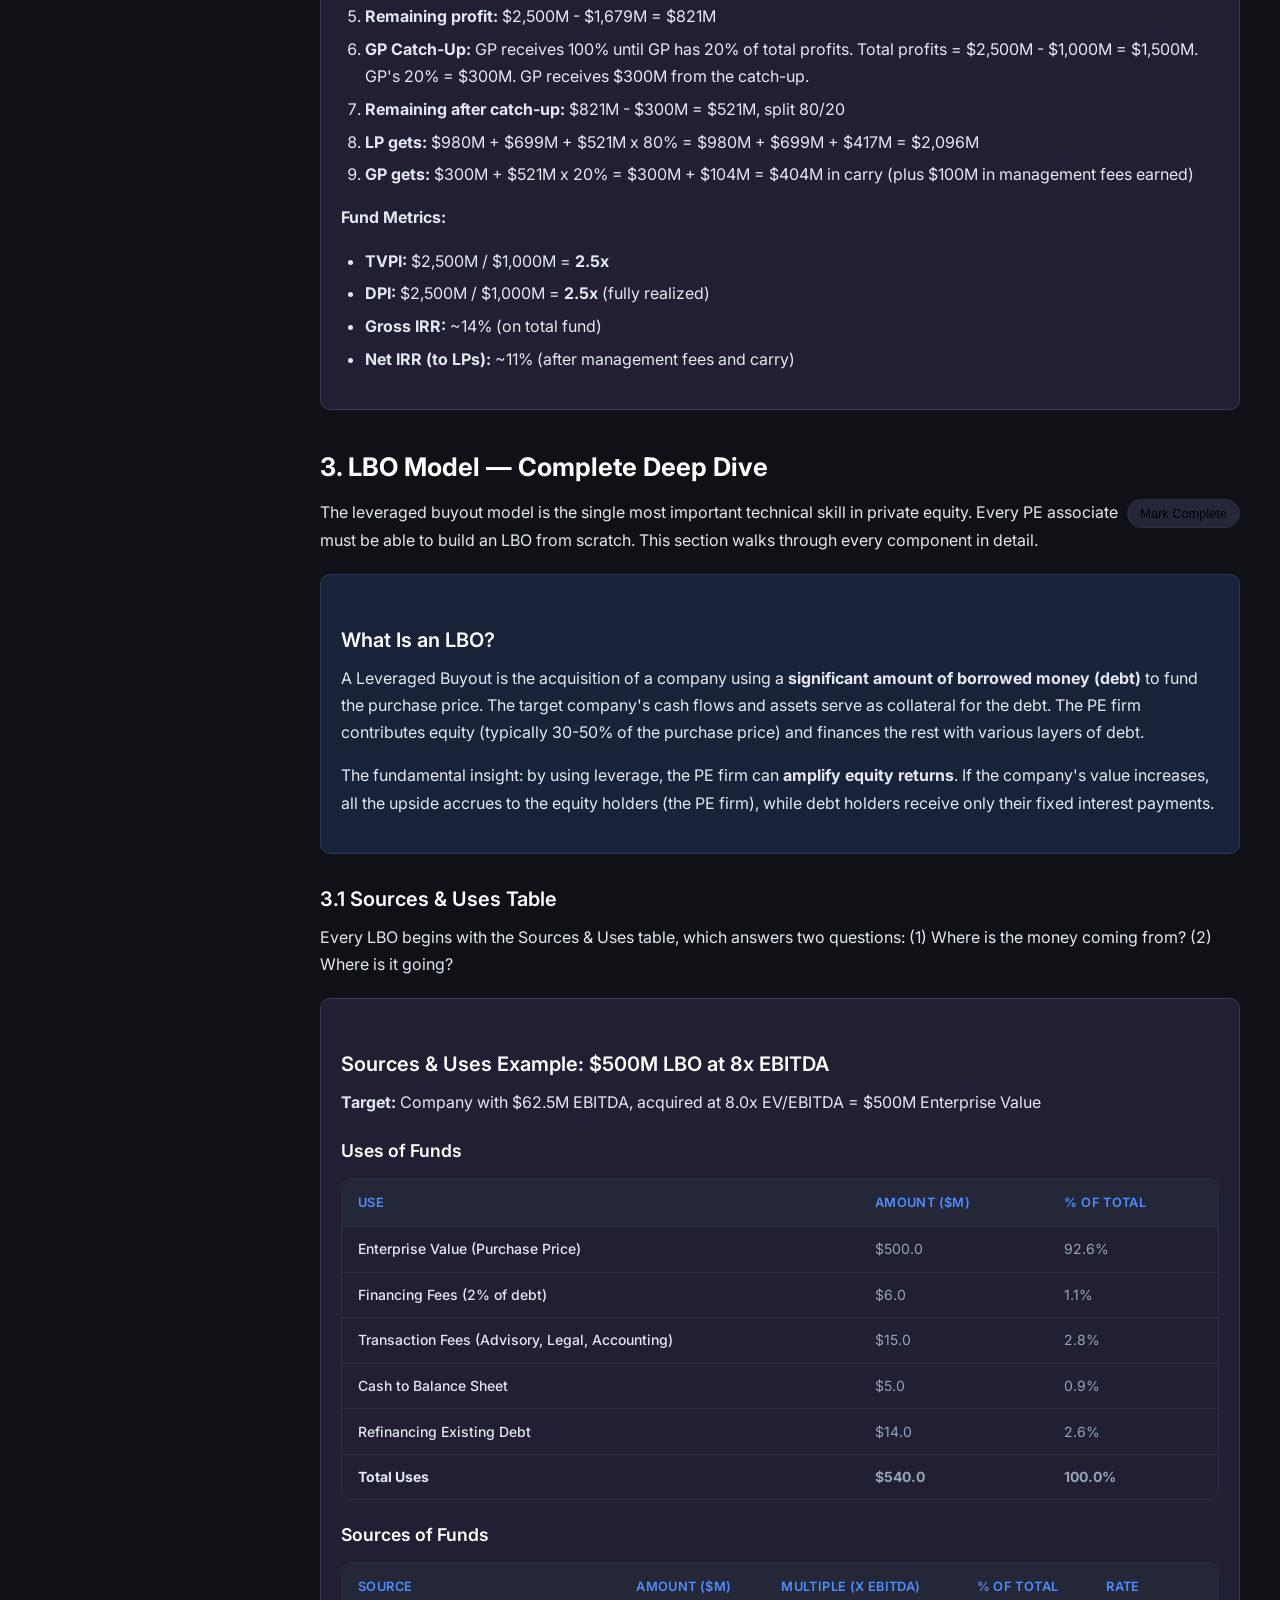
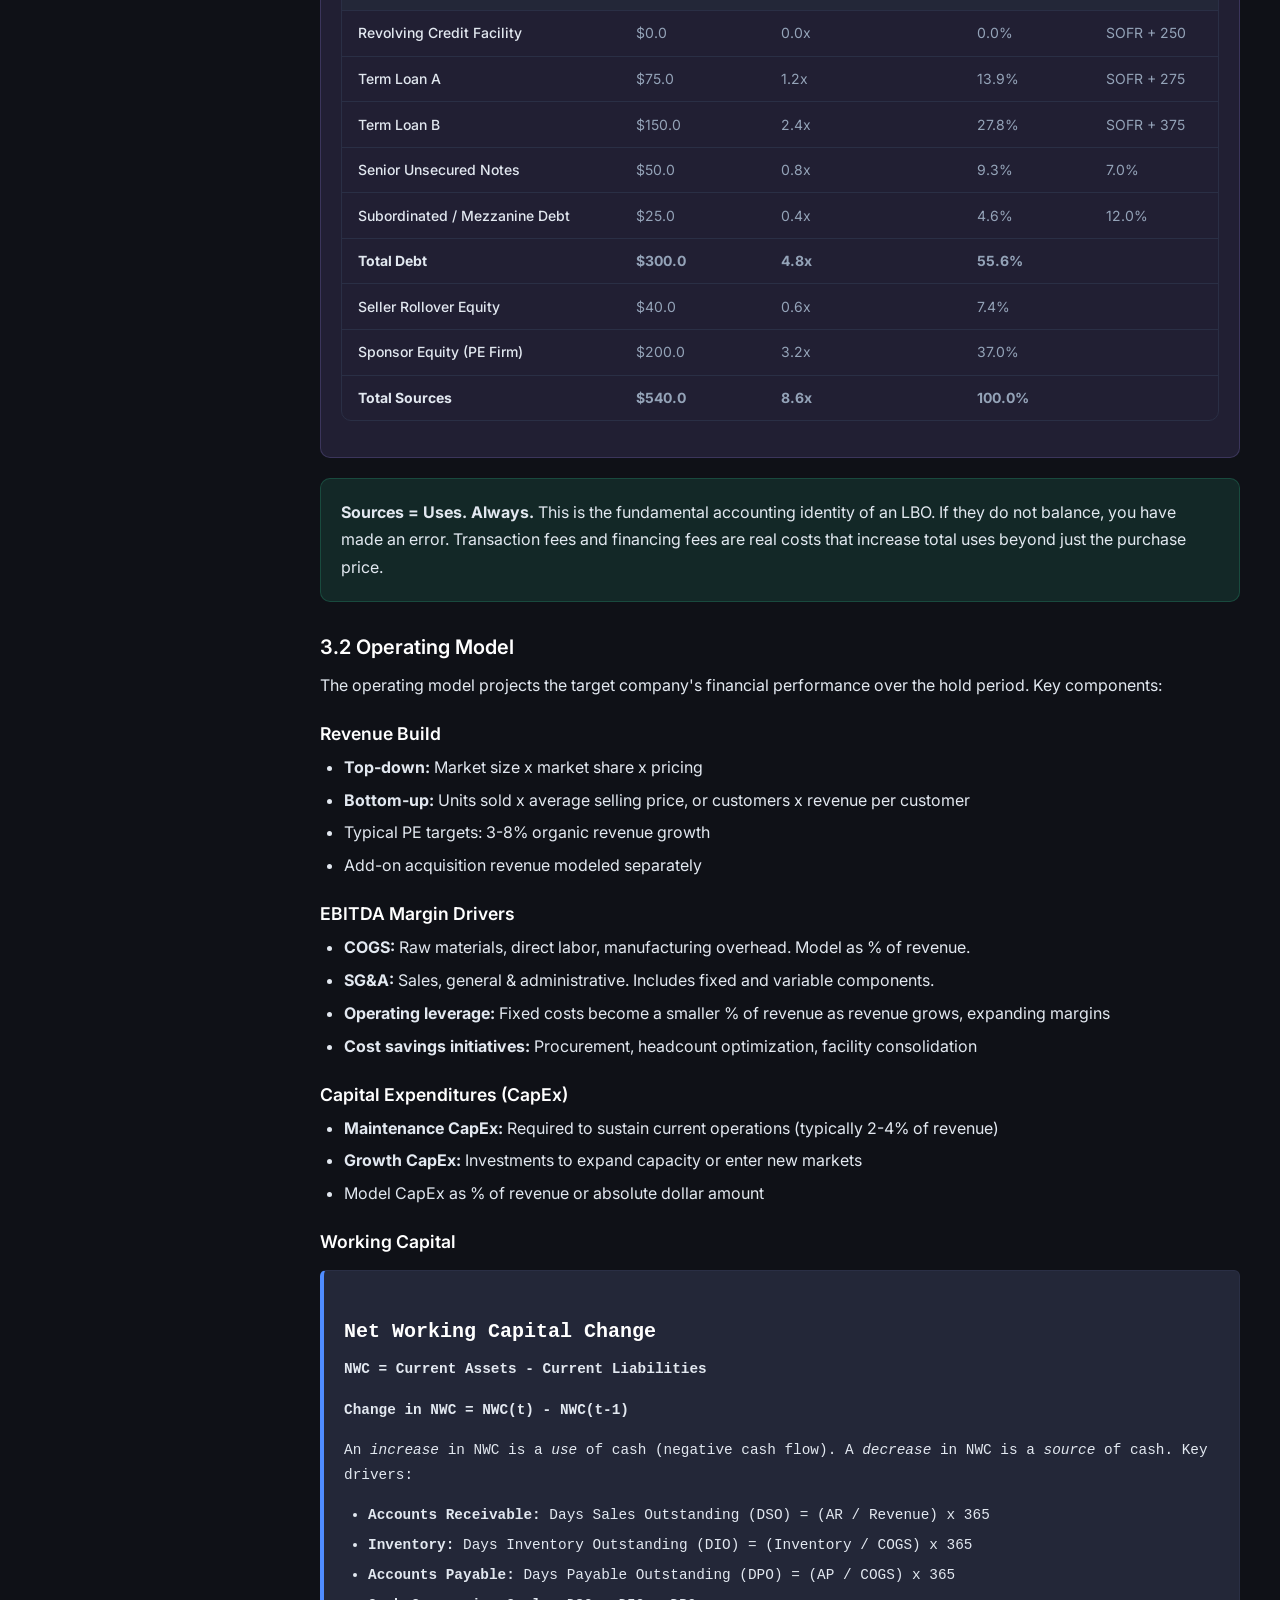
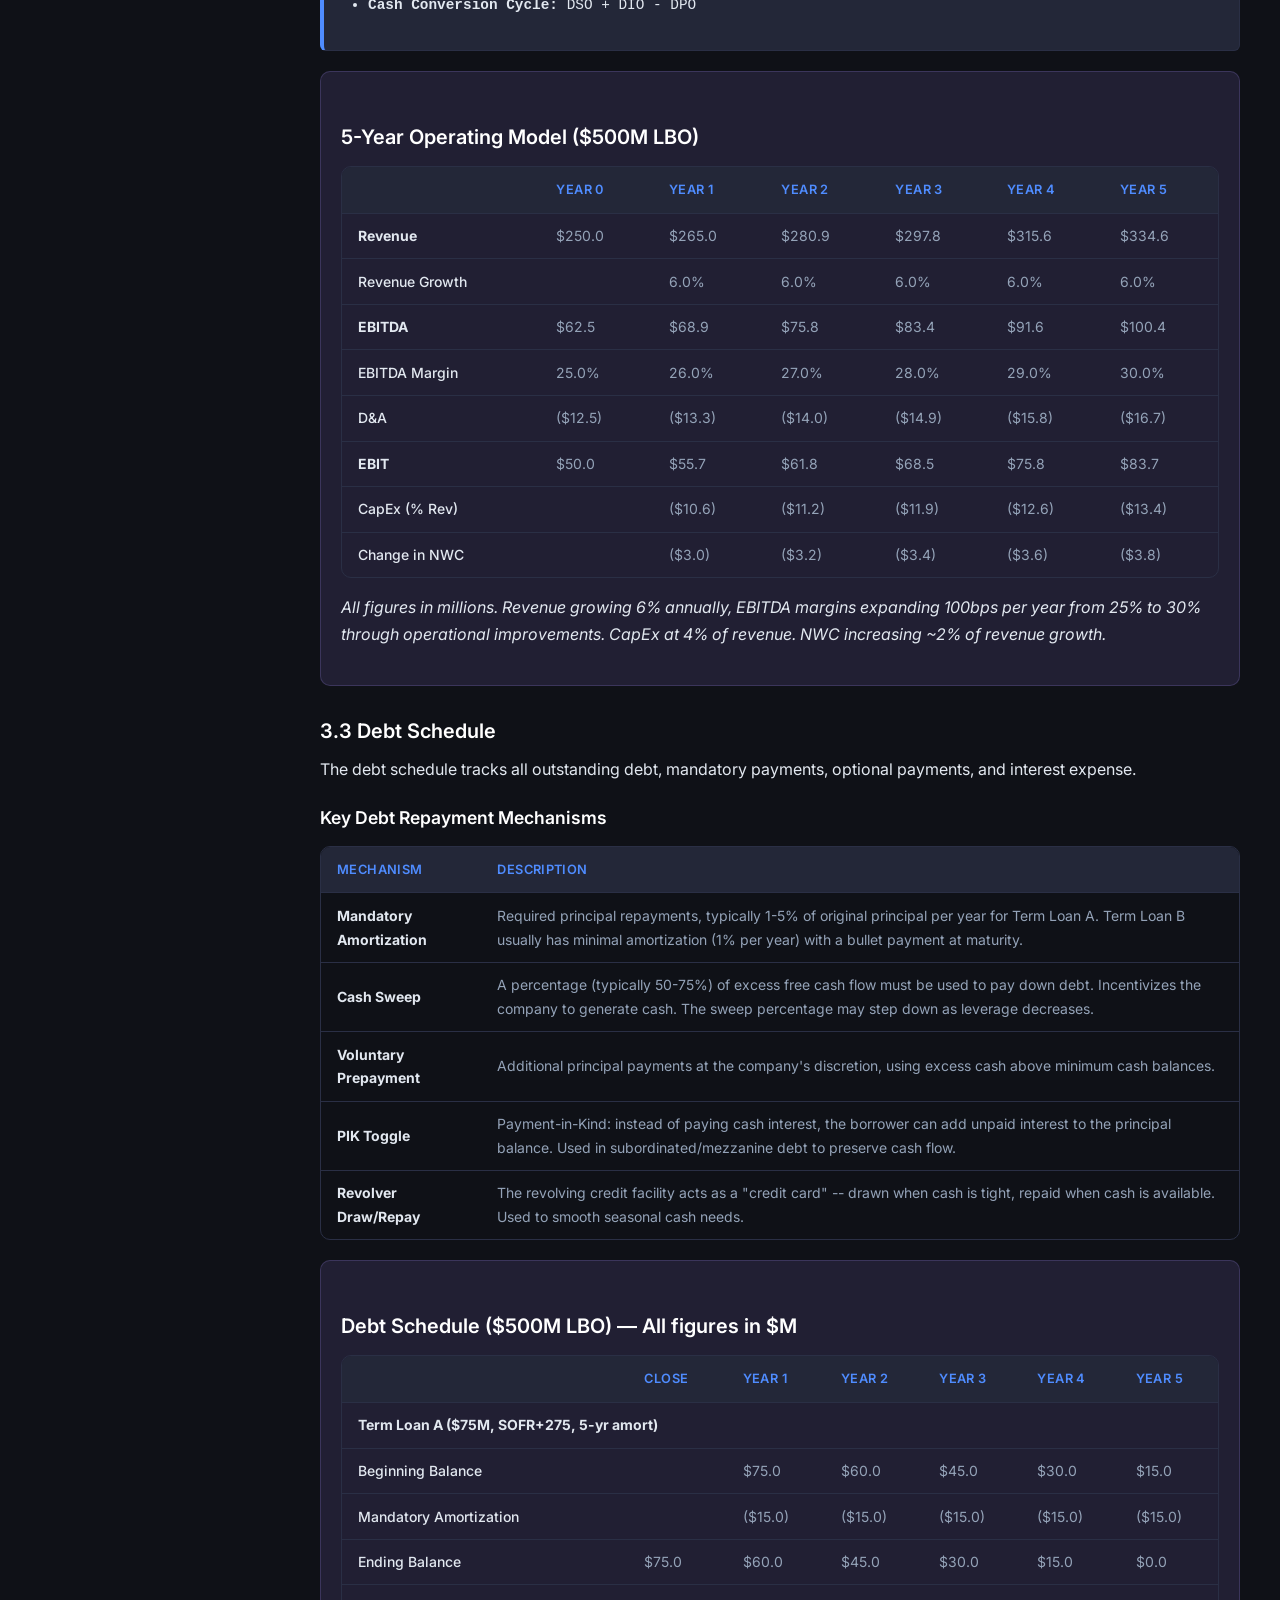
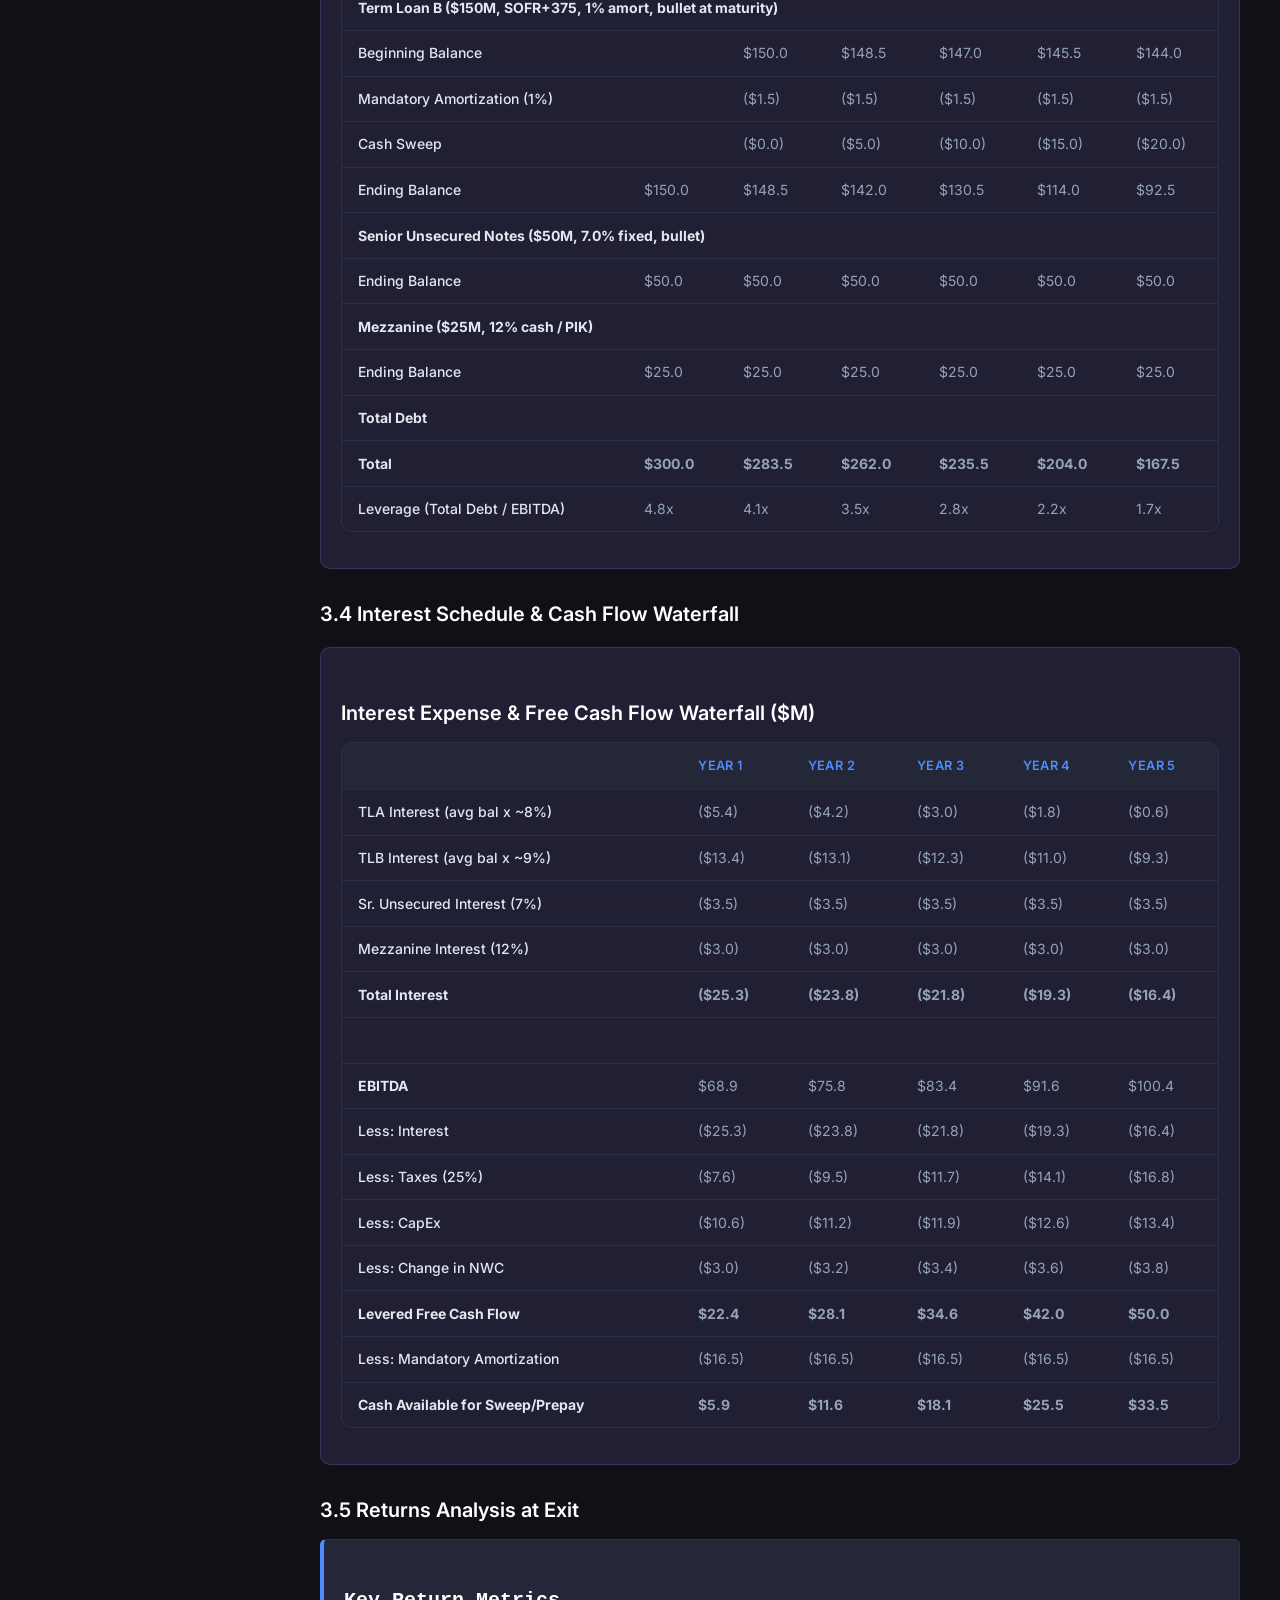
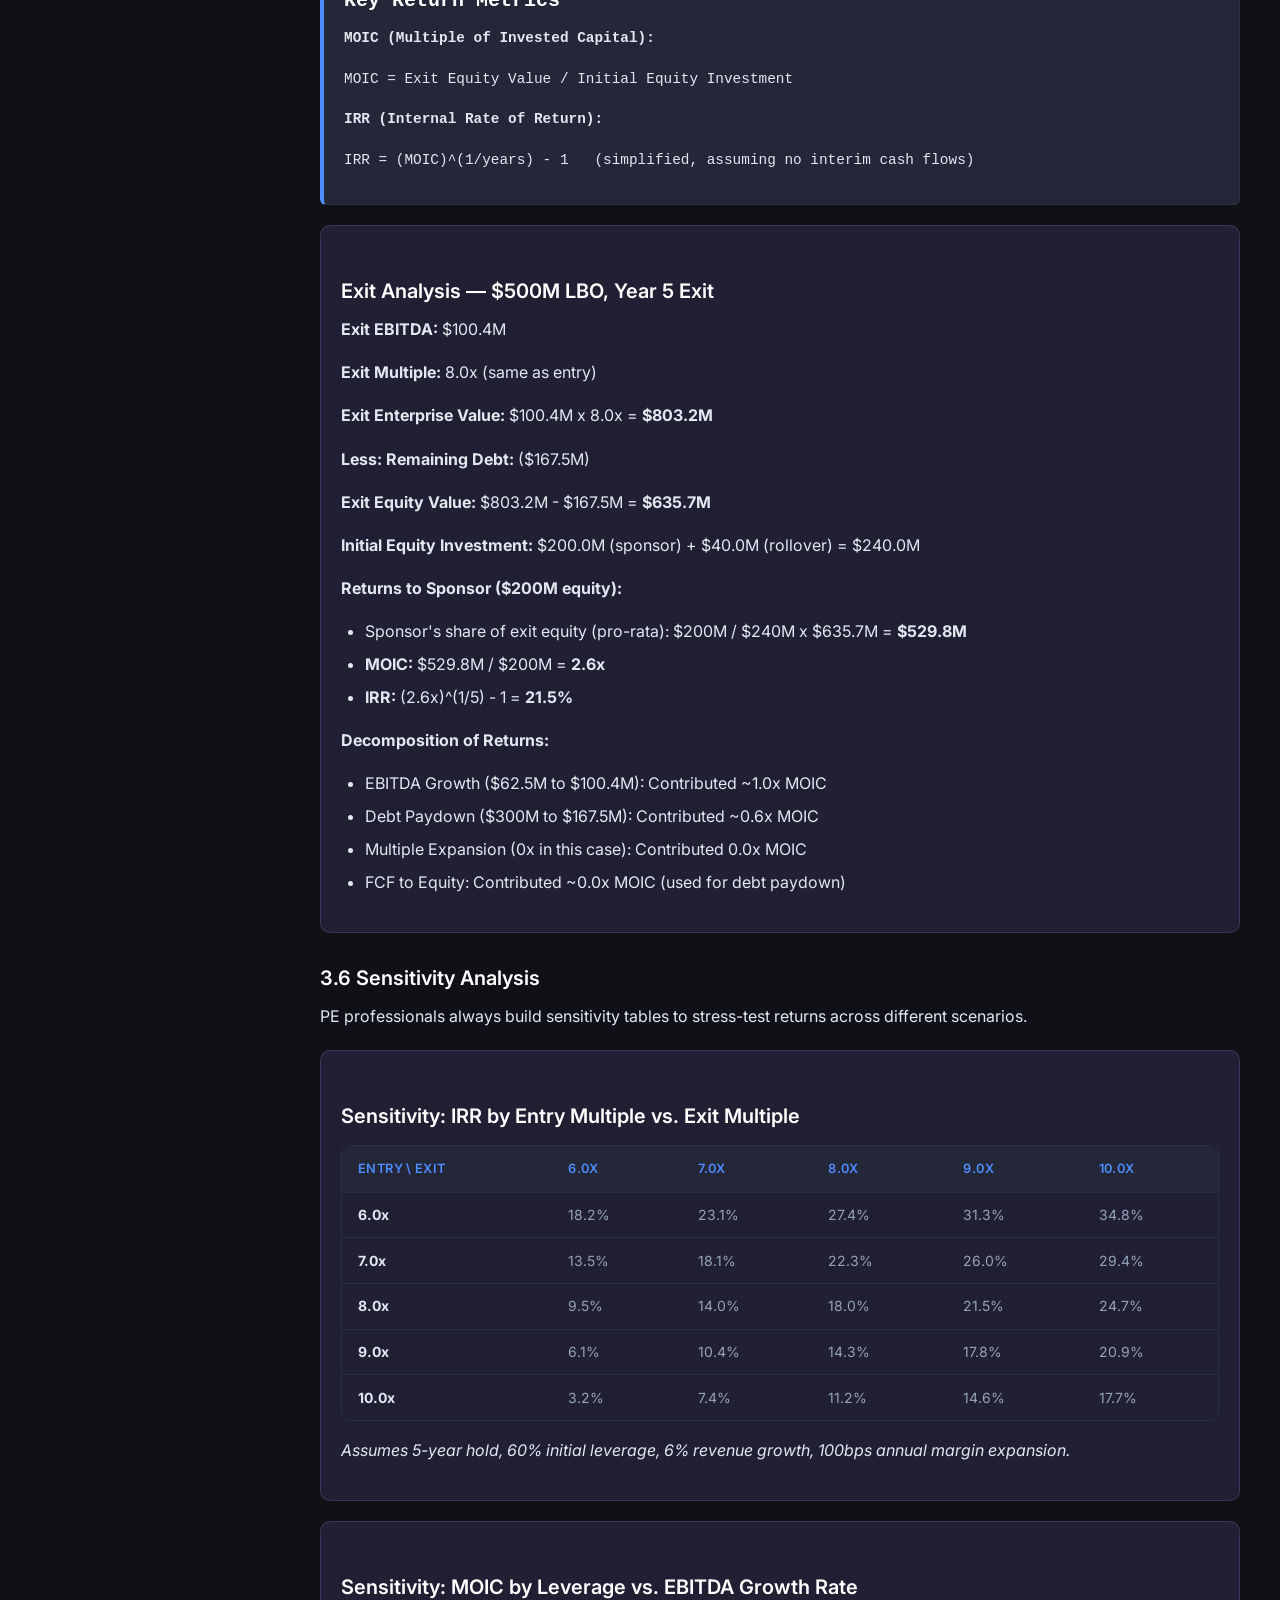
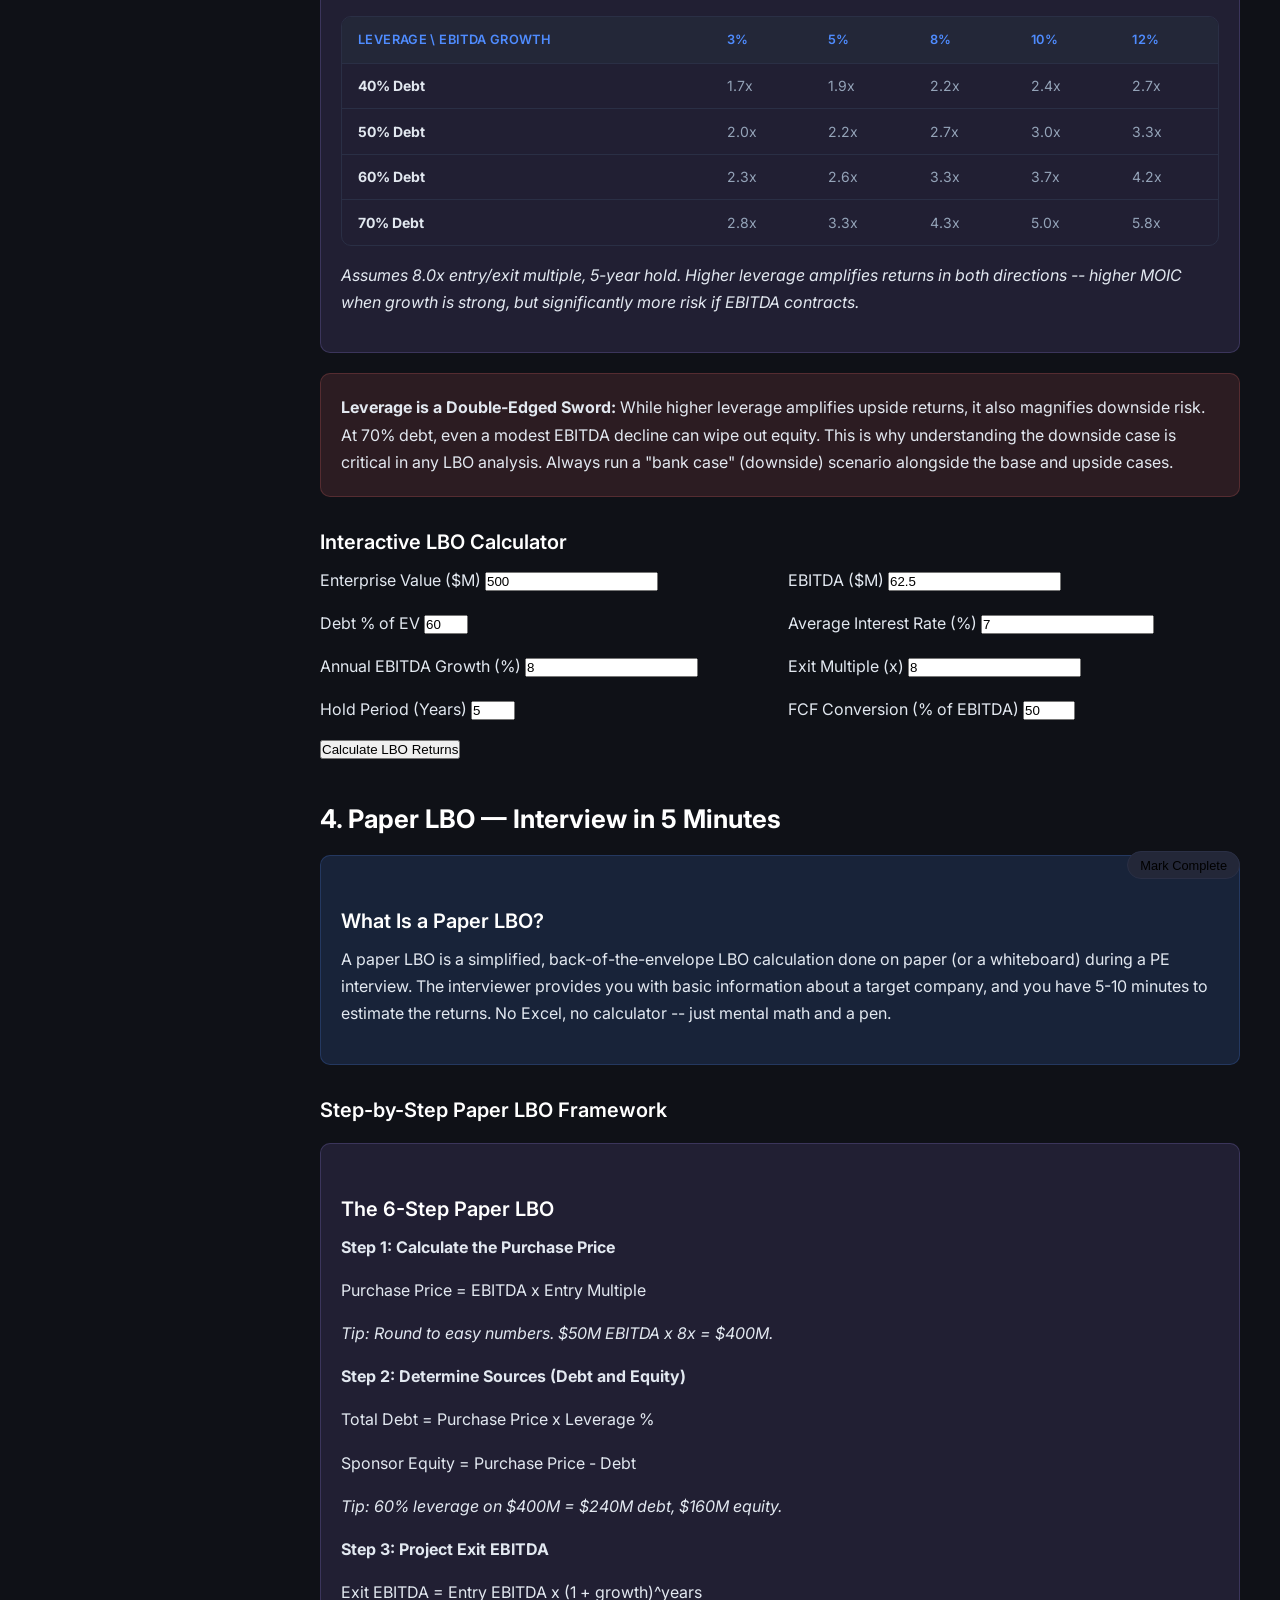
<file: pages/pe.html>
<!DOCTYPE html>
<html lang="en">
<head>
  <meta charset="UTF-8">
  <meta name="viewport" content="width=device-width, initial-scale=1.0">
  <title>Private Equity — Finance Mastery</title>
  <link rel="stylesheet" href="../css/styles.css">
  <link href="https://fonts.googleapis.com/css2?family=Inter:wght@400;500;600;700;800&display=swap" rel="stylesheet">
</head>
<body>
<div class="app-layout">

  <!-- SIDEBAR -->
  <aside class="sidebar">
    <div class="sidebar-header"><h1>Finance Mastery</h1><div class="subtitle">Zero to Job-Ready</div></div>
    <nav class="sidebar-nav">
      <div class="nav-section"><div class="nav-section-title">Dashboard</div><a href="../index.html" class="nav-link"><span class="icon">&#x1F4CA;</span> Home</a></div>
      <div class="nav-section"><div class="nav-section-title">Core Curriculum</div>
        <a href="foundations.html" class="nav-link"><span class="icon">&#x1F3D7;&#xFE0F;</span> Foundations</a>
        <a href="ibd.html" class="nav-link"><span class="icon">&#x1F3E6;</span> Investment Banking</a>
        <a href="pe.html" class="nav-link active"><span class="icon">&#x1F4BC;</span> Private Equity</a>
        <a href="vc.html" class="nav-link"><span class="icon">&#x1F680;</span> Venture Capital</a>
        <a href="consulting.html" class="nav-link"><span class="icon">&#x1F9E0;</span> Consulting</a>
      </div>
      <div class="nav-section"><div class="nav-section-title">Skills &amp; Prep</div>
        <a href="excel.html" class="nav-link"><span class="icon">&#x1F4D0;</span> Excel &amp; Modeling</a>
        <a href="interview.html" class="nav-link"><span class="icon">&#x1F3AF;</span> Interview Prep</a>
      </div>
    </nav>
    <div class="sidebar-footer"><div style="display:flex;justify-content:space-between;align-items:center;"><span class="progress-pct-text" style="font-weight:700;color:var(--accent);">0%</span><span style="color:var(--text-muted);font-size:0.75rem;">Overall Progress</span></div><div class="progress-bar-container"><div class="progress-bar-fill" style="width:0%"></div></div></div>
  </aside>

  <!-- MAIN CONTENT -->
  <main class="main-content">
    <header class="content-header">
      <button class="hamburger">&#9776;</button>
      <h2>Private Equity</h2>
    </header>

    <div class="page-progress" data-page="pe">
      <div class="progress-bar-container"><div class="progress-bar-fill" style="width:0%"></div></div>
      <span class="progress-pct">0% complete</span>
    </div>

    <div class="content-body">

      <!-- ============================================================ -->
      <!-- SECTION 1: WHAT IS PRIVATE EQUITY? -->
      <!-- ============================================================ -->
      <section id="what-is-pe">
        <h2>1. What Is Private Equity?</h2>
        <button class="section-check" data-section-page="pe" data-section-id="what-is-pe">Mark Complete</button>

        <div class="key-concept">
          <h3>Definition</h3>
          <p>Private equity is an asset class consisting of equity investments in companies that are <strong>not publicly traded</strong> on a stock exchange. PE firms raise capital from institutional investors and high-net-worth individuals, pool it into a fund, and use that capital to acquire, operate, and eventually sell companies for a profit.</p>
        </div>

        <h3>How Private Equity Works</h3>
        <p>At its core, private equity is about <strong>buying businesses, making them better, and selling them at a higher price</strong>. The typical PE model involves:</p>
        <ul>
          <li><strong>Raising a fund</strong> from limited partners (pensions, endowments, sovereign wealth funds, family offices)</li>
          <li><strong>Deploying capital</strong> by acquiring controlling stakes in mature, cash-flow-generating businesses</li>
          <li><strong>Using leverage</strong> (debt) to amplify equity returns</li>
          <li><strong>Improving operations</strong> during a 3-7 year hold period</li>
          <li><strong>Exiting investments</strong> through sales, IPOs, or recapitalizations to realize returns</li>
        </ul>

        <h3>The Fund Lifecycle</h3>
        <p>A PE fund typically has a <strong>10-year life</strong> (with optional 1-2 year extensions), divided into distinct phases:</p>

        <div class="table-container">
          <table>
            <thead>
              <tr><th>Phase</th><th>Timeline</th><th>Activities</th></tr>
            </thead>
            <tbody>
              <tr><td><strong>Fundraising</strong></td><td>Years 0-1</td><td>GP markets the fund, secures commitments from LPs, holds first close and final close</td></tr>
              <tr><td><strong>Investment Period</strong></td><td>Years 1-5</td><td>Capital calls drawn down as deals are sourced, diligenced, and closed. Typically 8-15 portfolio companies acquired.</td></tr>
              <tr><td><strong>Value Creation / Harvesting</strong></td><td>Years 3-8</td><td>Active management of portfolio companies. Operational improvements, add-on acquisitions, preparing for exit.</td></tr>
              <tr><td><strong>Exit / Wind-Down</strong></td><td>Years 5-10+</td><td>Portfolio companies sold, proceeds distributed to LPs. Fund eventually terminates.</td></tr>
            </tbody>
          </table>
        </div>

        <h3>GP vs. LP Structure</h3>

        <div class="key-concept">
          <h3>General Partner (GP)</h3>
          <p>The PE firm itself. The GP manages the fund, makes investment decisions, sources deals, and runs portfolio companies. The GP earns management fees and carried interest. The GP typically commits 1-5% of the fund's total capital (known as the "GP commitment") to align interests with LPs.</p>
        </div>

        <div class="key-concept">
          <h3>Limited Partners (LPs)</h3>
          <p>The investors who provide the vast majority (95-99%) of the capital. LPs are "limited" because they have <strong>no control over investment decisions</strong> and their liability is limited to their committed capital. Common LPs include: public pension funds (CalPERS, OTPP), university endowments (Yale, Harvard), sovereign wealth funds (GIC, ADIA), insurance companies, fund-of-funds, and family offices.</p>
        </div>

        <h3>Typical Fund Sizes</h3>
        <div class="table-container">
          <table>
            <thead>
              <tr><th>Category</th><th>Fund Size</th><th>Target Deal Size (EV)</th><th>Examples</th></tr>
            </thead>
            <tbody>
              <tr><td><strong>Mega / Large Cap</strong></td><td>$10B+</td><td>$5B+</td><td>Blackstone, KKR, Apollo, Carlyle, TPG</td></tr>
              <tr><td><strong>Upper Mid-Market</strong></td><td>$2B - $10B</td><td>$500M - $5B</td><td>Hellman &amp; Friedman, Thoma Bravo, Vista Equity</td></tr>
              <tr><td><strong>Core Mid-Market</strong></td><td>$500M - $2B</td><td>$100M - $500M</td><td>GTCR, Audax, Genstar</td></tr>
              <tr><td><strong>Lower Mid-Market</strong></td><td>$100M - $500M</td><td>$25M - $200M</td><td>Alpine Investors, Norwest Equity</td></tr>
              <tr><td><strong>Small Cap / Search Funds</strong></td><td>&lt;$100M</td><td>&lt;$50M</td><td>Various independent sponsors</td></tr>
            </tbody>
          </table>
        </div>

        <h3>The J-Curve</h3>

        <div class="key-concept">
          <h3>Understanding the J-Curve</h3>
          <p>The J-curve describes the <strong>typical pattern of returns</strong> for a PE fund over its life. In the early years, the fund shows <strong>negative returns</strong> because:</p>
          <ul>
            <li>Management fees are charged on committed capital from day one</li>
            <li>Investments are held at cost or marked down initially</li>
            <li>Fund expenses (legal, organizational) are incurred upfront</li>
            <li>No exits have occurred yet to generate realized gains</li>
          </ul>
          <p>As the fund matures and begins exiting investments, returns swing positive and (ideally) accelerate upward, creating the characteristic "J" shape. A well-performing fund typically crosses back to positive returns by <strong>years 3-5</strong> and reaches peak returns by <strong>years 7-10</strong>.</p>
        </div>

        <div class="tip-box">
          <strong>Interview Tip:</strong> If asked about the J-curve, mention that it is why PE returns should always be evaluated at maturity (vintage year analysis), not during the early investment period. Also note that the J-curve effect is one reason LPs diversify across vintage years, committing to new funds every 2-3 years to smooth out the return profile.
        </div>

        <h3>PE Sub-Strategies</h3>
        <div class="table-container">
          <table>
            <thead>
              <tr><th>Strategy</th><th>Description</th><th>Typical Returns Target</th></tr>
            </thead>
            <tbody>
              <tr><td><strong>Buyout (LBO)</strong></td><td>Acquiring controlling stakes in mature companies using significant leverage</td><td>20-25% gross IRR</td></tr>
              <tr><td><strong>Growth Equity</strong></td><td>Minority or majority stakes in growing companies; less leverage, more organic growth</td><td>20-30% gross IRR</td></tr>
              <tr><td><strong>Distressed / Turnaround</strong></td><td>Investing in financially troubled companies at deep discounts</td><td>25%+ gross IRR</td></tr>
              <tr><td><strong>Secondaries</strong></td><td>Buying existing LP positions in PE funds at a discount</td><td>15-18% gross IRR</td></tr>
              <tr><td><strong>Co-Investment</strong></td><td>LPs investing directly alongside the GP in a specific deal, usually at reduced or no fees</td><td>Varies</td></tr>
            </tbody>
          </table>
        </div>
      </section>

      <!-- ============================================================ -->
      <!-- SECTION 2: FUND ECONOMICS -->
      <!-- ============================================================ -->
      <section id="fund-economics">
        <h2>2. Fund Economics</h2>
        <button class="section-check" data-section-page="pe" data-section-id="fund-economics">Mark Complete</button>

        <p>Understanding PE fund economics is critical for both working in PE and interviewing. The standard fee structure is often called "2 and 20" but the details are far more nuanced.</p>

        <h3>Management Fee</h3>
        <div class="key-concept">
          <h3>2% Management Fee</h3>
          <p>The management fee compensates the GP for running the fund. Key details:</p>
          <ul>
            <li><strong>During investment period (years 1-5):</strong> Typically 2% of <em>committed capital</em></li>
            <li><strong>After investment period (years 6-10):</strong> Typically 2% of <em>invested capital</em> (or net invested capital), which declines as investments are exited</li>
            <li>Management fees are meant to cover salaries, office rent, travel, and operational expenses</li>
            <li>For a $5B fund, the management fee generates $100M per year during the investment period</li>
            <li>Some LPs negotiate fee discounts for large commitments ("most favored nation" clauses)</li>
          </ul>
        </div>

        <h3>Carried Interest</h3>
        <div class="key-concept">
          <h3>20% Carried Interest ("Carry")</h3>
          <p>Carry is the GP's share of profits above a minimum return threshold. This is the primary economic incentive for the PE team.</p>
          <ul>
            <li>Standard carry: <strong>20% of profits</strong> above the hurdle rate</li>
            <li>Top-tier firms may charge 25-30% carry</li>
            <li>Carry is distributed to the GP's investment professionals according to an internal carry allocation plan</li>
            <li>Carry typically vests over 3-5 years to retain talent</li>
            <li>Carry is taxed at long-term capital gains rates (currently ~20% in the US) rather than ordinary income rates, which is a significant tax advantage</li>
          </ul>
        </div>

        <h3>Hurdle Rate (Preferred Return)</h3>
        <div class="formula-box">
          <h3>Hurdle Rate</h3>
          <p>The <strong>hurdle rate</strong> (typically <strong>8% per annum</strong>) is the minimum return LPs must receive before the GP earns any carry. This ensures the GP only profits when LPs have earned a satisfactory base return.</p>
          <p><strong>Example:</strong> On a $100M investment that returns $150M after 3 years, the LP must receive at least $100M x (1.08)^3 = $125.97M before the GP earns carry on the remaining ~$24M of profit.</p>
        </div>

        <h3>GP Commitment</h3>
        <p>The GP typically commits <strong>1-5% of fund capital</strong> alongside the LPs. This "skin in the game" ensures the GP's interests are aligned with LPs. For a $5B fund, this means the GP team invests $50M-$250M of their own money.</p>

        <h3>Clawback Provisions</h3>
        <div class="warning-box">
          <strong>Clawback:</strong> If the GP receives carry on early profitable exits but later investments perform poorly, the GP may be required to <strong>return excess carry</strong> so that the overall fund economics are fair. This is the "clawback" provision. It ensures the GP does not benefit from timing luck on early exits if the overall fund underperforms the hurdle rate.
        </div>

        <h3>Waterfall Distributions</h3>
        <p>The "waterfall" defines how profits flow between LPs and the GP. There are two primary structures:</p>

        <div class="table-container">
          <table>
            <thead>
              <tr><th>Step</th><th>European (Whole-Fund) Waterfall</th><th>American (Deal-by-Deal) Waterfall</th></tr>
            </thead>
            <tbody>
              <tr>
                <td><strong>1. Return of Capital</strong></td>
                <td>LPs receive back <em>all</em> invested capital across the entire fund</td>
                <td>LPs receive back invested capital on the specific deal</td>
              </tr>
              <tr>
                <td><strong>2. Preferred Return</strong></td>
                <td>LPs receive 8% annual return on <em>all</em> capital</td>
                <td>LPs receive 8% annual return on that deal's capital</td>
              </tr>
              <tr>
                <td><strong>3. GP Catch-Up</strong></td>
                <td>GP receives 100% of profits until GP has 20% of total profits (the "catch-up")</td>
                <td>GP receives 100% of profits until GP has 20% of deal profits</td>
              </tr>
              <tr>
                <td><strong>4. 80/20 Split</strong></td>
                <td>Remaining profits split 80% LP / 20% GP</td>
                <td>Remaining profits split 80% LP / 20% GP</td>
              </tr>
            </tbody>
          </table>
        </div>

        <div class="tip-box">
          <strong>Key Difference:</strong> The European waterfall is more LP-friendly because the GP does not receive carry until <em>all</em> LP capital across the entire fund has been returned plus the preferred return. The American waterfall allows the GP to earn carry on each profitable deal individually, even if other deals in the fund have lost money. Most institutional LPs prefer the European model.
        </div>

        <h3>Key Fund Performance Metrics</h3>
        <div class="table-container">
          <table>
            <thead>
              <tr><th>Metric</th><th>Formula</th><th>What It Measures</th></tr>
            </thead>
            <tbody>
              <tr>
                <td><strong>DPI (Distributed to Paid-In)</strong></td>
                <td>Cumulative Distributions / Paid-In Capital</td>
                <td>Cash actually returned to LPs. DPI > 1.0x means LPs have their money back. The "gold standard" of PE performance.</td>
              </tr>
              <tr>
                <td><strong>RVPI (Residual Value to Paid-In)</strong></td>
                <td>Remaining NAV / Paid-In Capital</td>
                <td>Value still locked in unrealized investments. Subject to GP valuation estimates.</td>
              </tr>
              <tr>
                <td><strong>TVPI (Total Value to Paid-In)</strong></td>
                <td>DPI + RVPI = (Distributions + NAV) / Paid-In Capital</td>
                <td>Total fund multiple including unrealized value. A TVPI of 2.0x means LPs have doubled their money (on paper + cash).</td>
              </tr>
              <tr>
                <td><strong>Net IRR</strong></td>
                <td>Internal rate of return net of fees and carry</td>
                <td>Annualized time-weighted return. The primary performance benchmark for PE. Top-quartile buyout funds target 20%+ net IRR.</td>
              </tr>
            </tbody>
          </table>
        </div>

        <h3>Worked Example: Fund Economics</h3>
        <div class="example-box">
          <h3>Fund Economics Walkthrough</h3>
          <p><strong>Scenario:</strong> PE firm raises a $1 billion fund with a 10-year life.</p>
          <ul>
            <li><strong>Management Fee:</strong> 2% of $1B = $20M/year during investment period (years 1-5) = $100M total. After year 5, fee drops to 2% of invested capital.</li>
            <li><strong>GP Commitment:</strong> 2% = $20M invested by the GP team</li>
            <li><strong>Net Investable Capital:</strong> $1B - $100M (management fees reserved) = ~$900M deployable</li>
            <li><strong>Investments:</strong> 10 deals averaging $90M equity each</li>
          </ul>
          <p><strong>Fund Returns (after 7 years, European waterfall):</strong></p>
          <ol>
            <li><strong>Total Proceeds:</strong> $2.5B from all exits</li>
            <li><strong>Return of Capital:</strong> LPs get back $980M (their paid-in capital, net of GP's $20M)</li>
            <li><strong>Preferred Return (8%):</strong> LPs receive $980M x [(1.08)^7 - 1] = ~$699M in preferred return</li>
            <li><strong>Total LP priority:</strong> $980M + $699M = $1,679M</li>
            <li><strong>Remaining profit:</strong> $2,500M - $1,679M = $821M</li>
            <li><strong>GP Catch-Up:</strong> GP receives 100% until GP has 20% of total profits. Total profits = $2,500M - $1,000M = $1,500M. GP's 20% = $300M. GP receives $300M from the catch-up.</li>
            <li><strong>Remaining after catch-up:</strong> $821M - $300M = $521M, split 80/20</li>
            <li><strong>LP gets:</strong> $980M + $699M + $521M x 80% = $980M + $699M + $417M = $2,096M</li>
            <li><strong>GP gets:</strong> $300M + $521M x 20% = $300M + $104M = $404M in carry (plus $100M in management fees earned)</li>
          </ol>
          <p><strong>Fund Metrics:</strong></p>
          <ul>
            <li><strong>TVPI:</strong> $2,500M / $1,000M = <strong>2.5x</strong></li>
            <li><strong>DPI:</strong> $2,500M / $1,000M = <strong>2.5x</strong> (fully realized)</li>
            <li><strong>Gross IRR:</strong> ~14% (on total fund)</li>
            <li><strong>Net IRR (to LPs):</strong> ~11% (after management fees and carry)</li>
          </ul>
        </div>
      </section>

      <!-- ============================================================ -->
      <!-- SECTION 3: LBO MODEL - COMPLETE DEEP DIVE -->
      <!-- ============================================================ -->
      <section id="lbo-model">
        <h2>3. LBO Model &mdash; Complete Deep Dive</h2>
        <button class="section-check" data-section-page="pe" data-section-id="lbo-model">Mark Complete</button>

        <p>The leveraged buyout model is the single most important technical skill in private equity. Every PE associate must be able to build an LBO from scratch. This section walks through every component in detail.</p>

        <div class="key-concept">
          <h3>What Is an LBO?</h3>
          <p>A Leveraged Buyout is the acquisition of a company using a <strong>significant amount of borrowed money (debt)</strong> to fund the purchase price. The target company's cash flows and assets serve as collateral for the debt. The PE firm contributes equity (typically 30-50% of the purchase price) and finances the rest with various layers of debt.</p>
          <p>The fundamental insight: by using leverage, the PE firm can <strong>amplify equity returns</strong>. If the company's value increases, all the upside accrues to the equity holders (the PE firm), while debt holders receive only their fixed interest payments.</p>
        </div>

        <h3>3.1 Sources &amp; Uses Table</h3>
        <p>Every LBO begins with the Sources &amp; Uses table, which answers two questions: (1) Where is the money coming from? (2) Where is it going?</p>

        <div class="example-box">
          <h3>Sources &amp; Uses Example: $500M LBO at 8x EBITDA</h3>
          <p><strong>Target:</strong> Company with $62.5M EBITDA, acquired at 8.0x EV/EBITDA = $500M Enterprise Value</p>

          <h4>Uses of Funds</h4>
          <div class="table-container">
            <table>
              <thead><tr><th>Use</th><th>Amount ($M)</th><th>% of Total</th></tr></thead>
              <tbody>
                <tr><td>Enterprise Value (Purchase Price)</td><td>$500.0</td><td>92.6%</td></tr>
                <tr><td>Financing Fees (2% of debt)</td><td>$6.0</td><td>1.1%</td></tr>
                <tr><td>Transaction Fees (Advisory, Legal, Accounting)</td><td>$15.0</td><td>2.8%</td></tr>
                <tr><td>Cash to Balance Sheet</td><td>$5.0</td><td>0.9%</td></tr>
                <tr><td>Refinancing Existing Debt</td><td>$14.0</td><td>2.6%</td></tr>
                <tr><td><strong>Total Uses</strong></td><td><strong>$540.0</strong></td><td><strong>100.0%</strong></td></tr>
              </tbody>
            </table>
          </div>

          <h4>Sources of Funds</h4>
          <div class="table-container">
            <table>
              <thead><tr><th>Source</th><th>Amount ($M)</th><th>Multiple (x EBITDA)</th><th>% of Total</th><th>Rate</th></tr></thead>
              <tbody>
                <tr><td>Revolving Credit Facility</td><td>$0.0</td><td>0.0x</td><td>0.0%</td><td>SOFR + 250</td></tr>
                <tr><td>Term Loan A</td><td>$75.0</td><td>1.2x</td><td>13.9%</td><td>SOFR + 275</td></tr>
                <tr><td>Term Loan B</td><td>$150.0</td><td>2.4x</td><td>27.8%</td><td>SOFR + 375</td></tr>
                <tr><td>Senior Unsecured Notes</td><td>$50.0</td><td>0.8x</td><td>9.3%</td><td>7.0%</td></tr>
                <tr><td>Subordinated / Mezzanine Debt</td><td>$25.0</td><td>0.4x</td><td>4.6%</td><td>12.0%</td></tr>
                <tr><td><strong>Total Debt</strong></td><td><strong>$300.0</strong></td><td><strong>4.8x</strong></td><td><strong>55.6%</strong></td><td></td></tr>
                <tr><td>Seller Rollover Equity</td><td>$40.0</td><td>0.6x</td><td>7.4%</td><td></td></tr>
                <tr><td>Sponsor Equity (PE Firm)</td><td>$200.0</td><td>3.2x</td><td>37.0%</td><td></td></tr>
                <tr><td><strong>Total Sources</strong></td><td><strong>$540.0</strong></td><td><strong>8.6x</strong></td><td><strong>100.0%</strong></td><td></td></tr>
              </tbody>
            </table>
          </div>
        </div>

        <div class="tip-box">
          <strong>Sources = Uses. Always.</strong> This is the fundamental accounting identity of an LBO. If they do not balance, you have made an error. Transaction fees and financing fees are real costs that increase total uses beyond just the purchase price.
        </div>

        <h3>3.2 Operating Model</h3>
        <p>The operating model projects the target company's financial performance over the hold period. Key components:</p>

        <h4>Revenue Build</h4>
        <ul>
          <li><strong>Top-down:</strong> Market size x market share x pricing</li>
          <li><strong>Bottom-up:</strong> Units sold x average selling price, or customers x revenue per customer</li>
          <li>Typical PE targets: 3-8% organic revenue growth</li>
          <li>Add-on acquisition revenue modeled separately</li>
        </ul>

        <h4>EBITDA Margin Drivers</h4>
        <ul>
          <li><strong>COGS:</strong> Raw materials, direct labor, manufacturing overhead. Model as % of revenue.</li>
          <li><strong>SG&amp;A:</strong> Sales, general &amp; administrative. Includes fixed and variable components.</li>
          <li><strong>Operating leverage:</strong> Fixed costs become a smaller % of revenue as revenue grows, expanding margins</li>
          <li><strong>Cost savings initiatives:</strong> Procurement, headcount optimization, facility consolidation</li>
        </ul>

        <h4>Capital Expenditures (CapEx)</h4>
        <ul>
          <li><strong>Maintenance CapEx:</strong> Required to sustain current operations (typically 2-4% of revenue)</li>
          <li><strong>Growth CapEx:</strong> Investments to expand capacity or enter new markets</li>
          <li>Model CapEx as % of revenue or absolute dollar amount</li>
        </ul>

        <h4>Working Capital</h4>
        <div class="formula-box">
          <h3>Net Working Capital Change</h3>
          <p><strong>NWC = Current Assets - Current Liabilities</strong></p>
          <p><strong>Change in NWC = NWC(t) - NWC(t-1)</strong></p>
          <p>An <em>increase</em> in NWC is a <em>use</em> of cash (negative cash flow). A <em>decrease</em> in NWC is a <em>source</em> of cash. Key drivers:</p>
          <ul>
            <li><strong>Accounts Receivable:</strong> Days Sales Outstanding (DSO) = (AR / Revenue) x 365</li>
            <li><strong>Inventory:</strong> Days Inventory Outstanding (DIO) = (Inventory / COGS) x 365</li>
            <li><strong>Accounts Payable:</strong> Days Payable Outstanding (DPO) = (AP / COGS) x 365</li>
            <li><strong>Cash Conversion Cycle:</strong> DSO + DIO - DPO</li>
          </ul>
        </div>

        <div class="example-box">
          <h3>5-Year Operating Model ($500M LBO)</h3>
          <div class="table-container">
            <table>
              <thead>
                <tr><th></th><th>Year 0</th><th>Year 1</th><th>Year 2</th><th>Year 3</th><th>Year 4</th><th>Year 5</th></tr>
              </thead>
              <tbody>
                <tr><td><strong>Revenue</strong></td><td>$250.0</td><td>$265.0</td><td>$280.9</td><td>$297.8</td><td>$315.6</td><td>$334.6</td></tr>
                <tr><td>Revenue Growth</td><td></td><td>6.0%</td><td>6.0%</td><td>6.0%</td><td>6.0%</td><td>6.0%</td></tr>
                <tr><td><strong>EBITDA</strong></td><td>$62.5</td><td>$68.9</td><td>$75.8</td><td>$83.4</td><td>$91.6</td><td>$100.4</td></tr>
                <tr><td>EBITDA Margin</td><td>25.0%</td><td>26.0%</td><td>27.0%</td><td>28.0%</td><td>29.0%</td><td>30.0%</td></tr>
                <tr><td>D&amp;A</td><td>($12.5)</td><td>($13.3)</td><td>($14.0)</td><td>($14.9)</td><td>($15.8)</td><td>($16.7)</td></tr>
                <tr><td><strong>EBIT</strong></td><td>$50.0</td><td>$55.7</td><td>$61.8</td><td>$68.5</td><td>$75.8</td><td>$83.7</td></tr>
                <tr><td>CapEx (% Rev)</td><td></td><td>($10.6)</td><td>($11.2)</td><td>($11.9)</td><td>($12.6)</td><td>($13.4)</td></tr>
                <tr><td>Change in NWC</td><td></td><td>($3.0)</td><td>($3.2)</td><td>($3.4)</td><td>($3.6)</td><td>($3.8)</td></tr>
              </tbody>
            </table>
          </div>
          <p><em>All figures in millions. Revenue growing 6% annually, EBITDA margins expanding 100bps per year from 25% to 30% through operational improvements. CapEx at 4% of revenue. NWC increasing ~2% of revenue growth.</em></p>
        </div>

        <h3>3.3 Debt Schedule</h3>
        <p>The debt schedule tracks all outstanding debt, mandatory payments, optional payments, and interest expense.</p>

        <h4>Key Debt Repayment Mechanisms</h4>
        <div class="table-container">
          <table>
            <thead><tr><th>Mechanism</th><th>Description</th></tr></thead>
            <tbody>
              <tr><td><strong>Mandatory Amortization</strong></td><td>Required principal repayments, typically 1-5% of original principal per year for Term Loan A. Term Loan B usually has minimal amortization (1% per year) with a bullet payment at maturity.</td></tr>
              <tr><td><strong>Cash Sweep</strong></td><td>A percentage (typically 50-75%) of excess free cash flow must be used to pay down debt. Incentivizes the company to generate cash. The sweep percentage may step down as leverage decreases.</td></tr>
              <tr><td><strong>Voluntary Prepayment</strong></td><td>Additional principal payments at the company's discretion, using excess cash above minimum cash balances.</td></tr>
              <tr><td><strong>PIK Toggle</strong></td><td>Payment-in-Kind: instead of paying cash interest, the borrower can add unpaid interest to the principal balance. Used in subordinated/mezzanine debt to preserve cash flow.</td></tr>
              <tr><td><strong>Revolver Draw/Repay</strong></td><td>The revolving credit facility acts as a "credit card" -- drawn when cash is tight, repaid when cash is available. Used to smooth seasonal cash needs.</td></tr>
            </tbody>
          </table>
        </div>

        <div class="example-box">
          <h3>Debt Schedule ($500M LBO) &mdash; All figures in $M</h3>
          <div class="table-container">
            <table>
              <thead>
                <tr><th></th><th>Close</th><th>Year 1</th><th>Year 2</th><th>Year 3</th><th>Year 4</th><th>Year 5</th></tr>
              </thead>
              <tbody>
                <tr><td colspan="7"><strong>Term Loan A ($75M, SOFR+275, 5-yr amort)</strong></td></tr>
                <tr><td>Beginning Balance</td><td></td><td>$75.0</td><td>$60.0</td><td>$45.0</td><td>$30.0</td><td>$15.0</td></tr>
                <tr><td>Mandatory Amortization</td><td></td><td>($15.0)</td><td>($15.0)</td><td>($15.0)</td><td>($15.0)</td><td>($15.0)</td></tr>
                <tr><td>Ending Balance</td><td>$75.0</td><td>$60.0</td><td>$45.0</td><td>$30.0</td><td>$15.0</td><td>$0.0</td></tr>
                <tr><td colspan="7"><strong>Term Loan B ($150M, SOFR+375, 1% amort, bullet at maturity)</strong></td></tr>
                <tr><td>Beginning Balance</td><td></td><td>$150.0</td><td>$148.5</td><td>$147.0</td><td>$145.5</td><td>$144.0</td></tr>
                <tr><td>Mandatory Amortization (1%)</td><td></td><td>($1.5)</td><td>($1.5)</td><td>($1.5)</td><td>($1.5)</td><td>($1.5)</td></tr>
                <tr><td>Cash Sweep</td><td></td><td>($0.0)</td><td>($5.0)</td><td>($10.0)</td><td>($15.0)</td><td>($20.0)</td></tr>
                <tr><td>Ending Balance</td><td>$150.0</td><td>$148.5</td><td>$142.0</td><td>$130.5</td><td>$114.0</td><td>$92.5</td></tr>
                <tr><td colspan="7"><strong>Senior Unsecured Notes ($50M, 7.0% fixed, bullet)</strong></td></tr>
                <tr><td>Ending Balance</td><td>$50.0</td><td>$50.0</td><td>$50.0</td><td>$50.0</td><td>$50.0</td><td>$50.0</td></tr>
                <tr><td colspan="7"><strong>Mezzanine ($25M, 12% cash / PIK)</strong></td></tr>
                <tr><td>Ending Balance</td><td>$25.0</td><td>$25.0</td><td>$25.0</td><td>$25.0</td><td>$25.0</td><td>$25.0</td></tr>
                <tr><td colspan="7"><strong>Total Debt</strong></td></tr>
                <tr><td><strong>Total</strong></td><td><strong>$300.0</strong></td><td><strong>$283.5</strong></td><td><strong>$262.0</strong></td><td><strong>$235.5</strong></td><td><strong>$204.0</strong></td><td><strong>$167.5</strong></td></tr>
                <tr><td>Leverage (Total Debt / EBITDA)</td><td>4.8x</td><td>4.1x</td><td>3.5x</td><td>2.8x</td><td>2.2x</td><td>1.7x</td></tr>
              </tbody>
            </table>
          </div>
        </div>

        <h3>3.4 Interest Schedule &amp; Cash Flow Waterfall</h3>
        <div class="example-box">
          <h3>Interest Expense &amp; Free Cash Flow Waterfall ($M)</h3>
          <div class="table-container">
            <table>
              <thead>
                <tr><th></th><th>Year 1</th><th>Year 2</th><th>Year 3</th><th>Year 4</th><th>Year 5</th></tr>
              </thead>
              <tbody>
                <tr><td>TLA Interest (avg bal x ~8%)</td><td>($5.4)</td><td>($4.2)</td><td>($3.0)</td><td>($1.8)</td><td>($0.6)</td></tr>
                <tr><td>TLB Interest (avg bal x ~9%)</td><td>($13.4)</td><td>($13.1)</td><td>($12.3)</td><td>($11.0)</td><td>($9.3)</td></tr>
                <tr><td>Sr. Unsecured Interest (7%)</td><td>($3.5)</td><td>($3.5)</td><td>($3.5)</td><td>($3.5)</td><td>($3.5)</td></tr>
                <tr><td>Mezzanine Interest (12%)</td><td>($3.0)</td><td>($3.0)</td><td>($3.0)</td><td>($3.0)</td><td>($3.0)</td></tr>
                <tr><td><strong>Total Interest</strong></td><td><strong>($25.3)</strong></td><td><strong>($23.8)</strong></td><td><strong>($21.8)</strong></td><td><strong>($19.3)</strong></td><td><strong>($16.4)</strong></td></tr>
                <tr><td colspan="6">&nbsp;</td></tr>
                <tr><td><strong>EBITDA</strong></td><td>$68.9</td><td>$75.8</td><td>$83.4</td><td>$91.6</td><td>$100.4</td></tr>
                <tr><td>Less: Interest</td><td>($25.3)</td><td>($23.8)</td><td>($21.8)</td><td>($19.3)</td><td>($16.4)</td></tr>
                <tr><td>Less: Taxes (25%)</td><td>($7.6)</td><td>($9.5)</td><td>($11.7)</td><td>($14.1)</td><td>($16.8)</td></tr>
                <tr><td>Less: CapEx</td><td>($10.6)</td><td>($11.2)</td><td>($11.9)</td><td>($12.6)</td><td>($13.4)</td></tr>
                <tr><td>Less: Change in NWC</td><td>($3.0)</td><td>($3.2)</td><td>($3.4)</td><td>($3.6)</td><td>($3.8)</td></tr>
                <tr><td><strong>Levered Free Cash Flow</strong></td><td><strong>$22.4</strong></td><td><strong>$28.1</strong></td><td><strong>$34.6</strong></td><td><strong>$42.0</strong></td><td><strong>$50.0</strong></td></tr>
                <tr><td>Less: Mandatory Amortization</td><td>($16.5)</td><td>($16.5)</td><td>($16.5)</td><td>($16.5)</td><td>($16.5)</td></tr>
                <tr><td><strong>Cash Available for Sweep/Prepay</strong></td><td><strong>$5.9</strong></td><td><strong>$11.6</strong></td><td><strong>$18.1</strong></td><td><strong>$25.5</strong></td><td><strong>$33.5</strong></td></tr>
              </tbody>
            </table>
          </div>
        </div>

        <h3>3.5 Returns Analysis at Exit</h3>
        <div class="formula-box">
          <h3>Key Return Metrics</h3>
          <p><strong>MOIC (Multiple of Invested Capital):</strong></p>
          <p>MOIC = Exit Equity Value / Initial Equity Investment</p>
          <p><strong>IRR (Internal Rate of Return):</strong></p>
          <p>IRR = (MOIC)^(1/years) - 1 &nbsp;&nbsp;(simplified, assuming no interim cash flows)</p>
        </div>

        <div class="example-box">
          <h3>Exit Analysis &mdash; $500M LBO, Year 5 Exit</h3>
          <p><strong>Exit EBITDA:</strong> $100.4M</p>
          <p><strong>Exit Multiple:</strong> 8.0x (same as entry)</p>
          <p><strong>Exit Enterprise Value:</strong> $100.4M x 8.0x = <strong>$803.2M</strong></p>
          <p><strong>Less: Remaining Debt:</strong> ($167.5M)</p>
          <p><strong>Exit Equity Value:</strong> $803.2M - $167.5M = <strong>$635.7M</strong></p>
          <p><strong>Initial Equity Investment:</strong> $200.0M (sponsor) + $40.0M (rollover) = $240.0M</p>
          <p><strong>Returns to Sponsor ($200M equity):</strong></p>
          <ul>
            <li>Sponsor's share of exit equity (pro-rata): $200M / $240M x $635.7M = <strong>$529.8M</strong></li>
            <li><strong>MOIC:</strong> $529.8M / $200M = <strong>2.6x</strong></li>
            <li><strong>IRR:</strong> (2.6x)^(1/5) - 1 = <strong>21.5%</strong></li>
          </ul>
          <p><strong>Decomposition of Returns:</strong></p>
          <ul>
            <li>EBITDA Growth ($62.5M to $100.4M): Contributed ~1.0x MOIC</li>
            <li>Debt Paydown ($300M to $167.5M): Contributed ~0.6x MOIC</li>
            <li>Multiple Expansion (0x in this case): Contributed 0.0x MOIC</li>
            <li>FCF to Equity: Contributed ~0.0x MOIC (used for debt paydown)</li>
          </ul>
        </div>

        <h3>3.6 Sensitivity Analysis</h3>
        <p>PE professionals always build sensitivity tables to stress-test returns across different scenarios.</p>

        <div class="example-box">
          <h3>Sensitivity: IRR by Entry Multiple vs. Exit Multiple</h3>
          <div class="table-container">
            <table>
              <thead>
                <tr><th>Entry \ Exit</th><th>6.0x</th><th>7.0x</th><th>8.0x</th><th>9.0x</th><th>10.0x</th></tr>
              </thead>
              <tbody>
                <tr><td><strong>6.0x</strong></td><td>18.2%</td><td>23.1%</td><td>27.4%</td><td>31.3%</td><td>34.8%</td></tr>
                <tr><td><strong>7.0x</strong></td><td>13.5%</td><td>18.1%</td><td>22.3%</td><td>26.0%</td><td>29.4%</td></tr>
                <tr><td><strong>8.0x</strong></td><td>9.5%</td><td>14.0%</td><td>18.0%</td><td>21.5%</td><td>24.7%</td></tr>
                <tr><td><strong>9.0x</strong></td><td>6.1%</td><td>10.4%</td><td>14.3%</td><td>17.8%</td><td>20.9%</td></tr>
                <tr><td><strong>10.0x</strong></td><td>3.2%</td><td>7.4%</td><td>11.2%</td><td>14.6%</td><td>17.7%</td></tr>
              </tbody>
            </table>
          </div>
          <p><em>Assumes 5-year hold, 60% initial leverage, 6% revenue growth, 100bps annual margin expansion.</em></p>
        </div>

        <div class="example-box">
          <h3>Sensitivity: MOIC by Leverage vs. EBITDA Growth Rate</h3>
          <div class="table-container">
            <table>
              <thead>
                <tr><th>Leverage \ EBITDA Growth</th><th>3%</th><th>5%</th><th>8%</th><th>10%</th><th>12%</th></tr>
              </thead>
              <tbody>
                <tr><td><strong>40% Debt</strong></td><td>1.7x</td><td>1.9x</td><td>2.2x</td><td>2.4x</td><td>2.7x</td></tr>
                <tr><td><strong>50% Debt</strong></td><td>2.0x</td><td>2.2x</td><td>2.7x</td><td>3.0x</td><td>3.3x</td></tr>
                <tr><td><strong>60% Debt</strong></td><td>2.3x</td><td>2.6x</td><td>3.3x</td><td>3.7x</td><td>4.2x</td></tr>
                <tr><td><strong>70% Debt</strong></td><td>2.8x</td><td>3.3x</td><td>4.3x</td><td>5.0x</td><td>5.8x</td></tr>
              </tbody>
            </table>
          </div>
          <p><em>Assumes 8.0x entry/exit multiple, 5-year hold. Higher leverage amplifies returns in both directions -- higher MOIC when growth is strong, but significantly more risk if EBITDA contracts.</em></p>
        </div>

        <div class="warning-box">
          <strong>Leverage is a Double-Edged Sword:</strong> While higher leverage amplifies upside returns, it also magnifies downside risk. At 70% debt, even a modest EBITDA decline can wipe out equity. This is why understanding the downside case is critical in any LBO analysis. Always run a "bank case" (downside) scenario alongside the base and upside cases.
        </div>

        <h3>Interactive LBO Calculator</h3>
        <form id="lbo-calc">
          <div style="display:grid;grid-template-columns:1fr 1fr;gap:1rem;">
            <label>Enterprise Value ($M)
              <input type="number" name="ev" value="500" step="10" required>
            </label>
            <label>EBITDA ($M)
              <input type="number" name="ebitda" value="62.5" step="0.5" required>
            </label>
            <label>Debt % of EV
              <input type="number" name="debtPct" value="60" min="0" max="90" step="5" required>
            </label>
            <label>Average Interest Rate (%)
              <input type="number" name="interestRate" value="7" step="0.5" required>
            </label>
            <label>Annual EBITDA Growth (%)
              <input type="number" name="ebitdaGrowth" value="8" step="1" required>
            </label>
            <label>Exit Multiple (x)
              <input type="number" name="exitMultiple" value="8" step="0.5" required>
            </label>
            <label>Hold Period (Years)
              <input type="number" name="holdYears" value="5" min="1" max="10" step="1" required>
            </label>
            <label>FCF Conversion (% of EBITDA)
              <input type="number" name="fcfConversion" value="50" min="0" max="100" step="5" required>
            </label>
          </div>
          <button type="submit" style="margin-top:1rem;">Calculate LBO Returns</button>
        </form>
        <div id="lbo-result"></div>
      </section>

      <!-- ============================================================ -->
      <!-- SECTION 4: PAPER LBO -->
      <!-- ============================================================ -->
      <section id="paper-lbo">
        <h2>4. Paper LBO &mdash; Interview in 5 Minutes</h2>
        <button class="section-check" data-section-page="pe" data-section-id="paper-lbo">Mark Complete</button>

        <div class="key-concept">
          <h3>What Is a Paper LBO?</h3>
          <p>A paper LBO is a simplified, back-of-the-envelope LBO calculation done on paper (or a whiteboard) during a PE interview. The interviewer provides you with basic information about a target company, and you have 5-10 minutes to estimate the returns. No Excel, no calculator -- just mental math and a pen.</p>
        </div>

        <h3>Step-by-Step Paper LBO Framework</h3>

        <div class="example-box">
          <h3>The 6-Step Paper LBO</h3>
          <p><strong>Step 1: Calculate the Purchase Price</strong></p>
          <p>Purchase Price = EBITDA x Entry Multiple</p>
          <p><em>Tip: Round to easy numbers. $50M EBITDA x 8x = $400M.</em></p>

          <p><strong>Step 2: Determine Sources (Debt and Equity)</strong></p>
          <p>Total Debt = Purchase Price x Leverage %</p>
          <p>Sponsor Equity = Purchase Price - Debt</p>
          <p><em>Tip: 60% leverage on $400M = $240M debt, $160M equity.</em></p>

          <p><strong>Step 3: Project Exit EBITDA</strong></p>
          <p>Exit EBITDA = Entry EBITDA x (1 + growth)^years</p>
          <p><em>Tip: Use the Rule of 72. 10% growth doubles in ~7 years. 7% growth doubles in ~10 years. For 5 years at ~10% growth, use a factor of roughly 1.6x.</em></p>

          <p><strong>Step 4: Calculate Exit Enterprise Value</strong></p>
          <p>Exit EV = Exit EBITDA x Exit Multiple</p>
          <p><em>Tip: Use the same multiple as entry unless told otherwise.</em></p>

          <p><strong>Step 5: Estimate Debt Paydown</strong></p>
          <p>Estimate cumulative free cash flow over the hold period used for debt paydown.</p>
          <p>Remaining Debt = Initial Debt - Cumulative Debt Paydown</p>
          <p><em>Tip: Estimate annual FCF as ~40-50% of EBITDA minus interest. Use an average EBITDA over the period.</em></p>

          <p><strong>Step 6: Calculate Returns</strong></p>
          <p>Exit Equity = Exit EV - Remaining Debt</p>
          <p>MOIC = Exit Equity / Initial Equity</p>
          <p>IRR = MOIC^(1/years) - 1</p>
        </div>

        <h3>Mental Math Shortcuts</h3>
        <div class="tip-box">
          <strong>IRR Quick Reference Table:</strong><br>
          2.0x in 3 years = ~26% IRR<br>
          2.0x in 4 years = ~19% IRR<br>
          2.0x in 5 years = ~15% IRR<br>
          2.5x in 5 years = ~20% IRR<br>
          3.0x in 5 years = ~25% IRR<br>
          3.0x in 3 years = ~44% IRR<br>
          4.0x in 5 years = ~32% IRR<br><br>
          <strong>Growth Rule of Thumb:</strong> For 5-10% growth over 5 years, EBITDA grows by roughly 25-60%. For quick math, 5% annual growth for 5 years = ~1.28x, and 10% annual growth for 5 years = ~1.61x.
        </div>

        <h3>Practice Problem 1</h3>
        <div class="collapsible">
          <div class="collapsible-header">Practice Problem 1: The Widget Company</div>
          <div class="collapsible-body">
            <div class="collapsible-content">
              <p><strong>Prompt:</strong> You are buying Widget Co. for $200M (10x $20M EBITDA). You use 50% debt at 6% interest. EBITDA grows 8% per year for 5 years. Assume 40% of EBITDA converts to free cash flow (after interest, taxes, CapEx). Exit at 10x. What are the returns?</p>

              <p><strong>Step 1: Purchase Price</strong> = $200M</p>
              <p><strong>Step 2: Sources</strong></p>
              <ul>
                <li>Debt: $200M x 50% = $100M</li>
                <li>Equity: $200M - $100M = $100M</li>
              </ul>
              <p><strong>Step 3: Exit EBITDA</strong></p>
              <ul>
                <li>$20M x (1.08)^5 = $20M x 1.47 = $29.4M</li>
              </ul>
              <p><strong>Step 4: Exit EV</strong></p>
              <ul>
                <li>$29.4M x 10x = $294M</li>
              </ul>
              <p><strong>Step 5: Debt Paydown</strong></p>
              <ul>
                <li>Average EBITDA over 5 years is roughly ($20M + $29.4M) / 2 = ~$24.7M</li>
                <li>Annual FCF = 40% x $24.7M = ~$9.9M per year</li>
                <li>Cumulative FCF over 5 years = ~$49.5M used to pay down debt</li>
                <li>Remaining Debt = $100M - $49.5M = ~$50.5M</li>
              </ul>
              <p><strong>Step 6: Returns</strong></p>
              <ul>
                <li>Exit Equity = $294M - $50.5M = $243.5M</li>
                <li>MOIC = $243.5M / $100M = <strong>2.4x</strong></li>
                <li>IRR = (2.4)^(1/5) - 1 = <strong>~19%</strong></li>
              </ul>
            </div>
          </div>
        </div>

        <h3>Practice Problem 2</h3>
        <div class="collapsible">
          <div class="collapsible-header">Practice Problem 2: HealthCo Services</div>
          <div class="collapsible-body">
            <div class="collapsible-content">
              <p><strong>Prompt:</strong> HealthCo has $40M EBITDA. You pay 9x ($360M). Leverage is 5.0x EBITDA ($200M debt at 7% average rate). EBITDA grows 5% per year. Hold for 5 years. FCF conversion is 45% of EBITDA. Exit at 9x. What is the IRR?</p>

              <p><strong>Step 1: Purchase Price</strong> = $360M</p>
              <p><strong>Step 2: Sources</strong></p>
              <ul>
                <li>Debt: $200M (5.0x EBITDA)</li>
                <li>Equity: $360M - $200M = $160M</li>
              </ul>
              <p><strong>Step 3: Exit EBITDA</strong></p>
              <ul>
                <li>$40M x (1.05)^5 = $40M x 1.276 = $51.1M</li>
              </ul>
              <p><strong>Step 4: Exit EV</strong></p>
              <ul>
                <li>$51.1M x 9x = $459.9M</li>
              </ul>
              <p><strong>Step 5: Debt Paydown</strong></p>
              <ul>
                <li>Average EBITDA = ~$45.5M</li>
                <li>Annual FCF = 45% x $45.5M = ~$20.5M</li>
                <li>Cumulative paydown over 5 years = ~$102.5M</li>
                <li>Remaining Debt = $200M - $102.5M = ~$97.5M</li>
              </ul>
              <p><strong>Step 6: Returns</strong></p>
              <ul>
                <li>Exit Equity = $459.9M - $97.5M = $362.4M</li>
                <li>MOIC = $362.4M / $160M = <strong>2.3x</strong></li>
                <li>IRR = (2.3)^(1/5) - 1 = <strong>~18%</strong></li>
              </ul>
            </div>
          </div>
        </div>

        <h3>Practice Problem 3</h3>
        <div class="collapsible">
          <div class="collapsible-header">Practice Problem 3: TechServices Inc. (Harder)</div>
          <div class="collapsible-body">
            <div class="collapsible-content">
              <p><strong>Prompt:</strong> TechServices has $100M revenue, 30% EBITDA margins ($30M EBITDA). You pay 11x EBITDA ($330M). Leverage is 4.5x ($135M debt at 8% rate). Revenue grows 10% per year. Margins expand to 35% by Year 5 (linear). CapEx is 3% of revenue, NWC is 2% of revenue delta. Tax rate is 25%. Hold for 5 years. Exit at 12x. What is the MOIC and IRR?</p>

              <p><strong>Step 1: Purchase Price</strong> = $330M. Equity = $330M - $135M = $195M</p>
              <p><strong>Step 2: Project Financials</strong></p>
              <div class="table-container">
                <table>
                  <thead><tr><th></th><th>Yr 0</th><th>Yr 1</th><th>Yr 2</th><th>Yr 3</th><th>Yr 4</th><th>Yr 5</th></tr></thead>
                  <tbody>
                    <tr><td>Revenue</td><td>$100</td><td>$110</td><td>$121</td><td>$133</td><td>$146</td><td>$161</td></tr>
                    <tr><td>Margin</td><td>30%</td><td>31%</td><td>32%</td><td>33%</td><td>34%</td><td>35%</td></tr>
                    <tr><td>EBITDA</td><td>$30</td><td>$34.1</td><td>$38.7</td><td>$43.9</td><td>$49.6</td><td>$56.4</td></tr>
                  </tbody>
                </table>
              </div>
              <p><strong>Step 3: Estimate Cumulative FCF for Debt Paydown</strong></p>
              <ul>
                <li>Average EBITDA ~ $44M. Interest ~ $135M x 8% = ~$10.8M initially, declining.</li>
                <li>Approximate annual LFCF = EBITDA - Interest - Taxes - CapEx - NWC change</li>
                <li>Rough annual LFCF ~ $44M - $9M interest - $8M taxes - $4M CapEx - $1.2M NWC = ~$22M</li>
                <li>Over 5 years, cumulative paydown ~ $110M</li>
                <li>Remaining debt ~ $135M - $110M = $25M</li>
              </ul>
              <p><strong>Step 4: Exit</strong></p>
              <ul>
                <li>Exit EV = $56.4M x 12x = $676.8M</li>
                <li>Exit Equity = $676.8M - $25M = $651.8M</li>
                <li>MOIC = $651.8M / $195M = <strong>3.3x</strong></li>
                <li>IRR = (3.3)^(1/5) - 1 = <strong>~27%</strong></li>
              </ul>
              <p><em>This is a strong return driven by all three value creation levers: EBITDA growth (nearly doubled), multiple expansion (11x to 12x), and significant debt paydown.</em></p>
            </div>
          </div>
        </div>
      </section>

      <!-- ============================================================ -->
      <!-- SECTION 5: DEBT STRUCTURES IN DETAIL -->
      <!-- ============================================================ -->
      <section id="debt-structures">
        <h2>5. Debt Structures in Detail</h2>
        <button class="section-check" data-section-page="pe" data-section-id="debt-structures">Mark Complete</button>

        <p>Understanding the capital structure is essential for PE. Debt is layered in a "priority waterfall" -- in a bankruptcy, senior secured lenders get paid first, and equity holders get paid last.</p>

        <div class="table-container">
          <table>
            <thead>
              <tr><th>Debt Type</th><th>Security</th><th>Typical Rate</th><th>Maturity</th><th>Key Features</th></tr>
            </thead>
            <tbody>
              <tr>
                <td><strong>Revolver</strong></td>
                <td>Senior Secured (1st lien)</td>
                <td>SOFR + 200-300 bps</td>
                <td>5 years</td>
                <td>Undrawn at close, used for working capital. Commitment fee on unused portion (~0.25-0.50%). Can be drawn and repaid repeatedly.</td>
              </tr>
              <tr>
                <td><strong>Term Loan A (TLA)</strong></td>
                <td>Senior Secured (1st lien)</td>
                <td>SOFR + 200-300 bps</td>
                <td>5-6 years</td>
                <td>Amortizing (20-25% per year). Held by banks. Tighter covenants. Lower spread because of faster payback.</td>
              </tr>
              <tr>
                <td><strong>Term Loan B (TLB)</strong></td>
                <td>Senior Secured (1st lien)</td>
                <td>SOFR + 300-500 bps</td>
                <td>6-7 years</td>
                <td>Minimal amortization (1% per year), bullet at maturity. Held by institutional investors (CLOs, hedge funds). Most common LBO debt tranche. Typically includes SOFR floor (e.g., 0.50-1.00%).</td>
              </tr>
              <tr>
                <td><strong>Second Lien Term Loan</strong></td>
                <td>Senior Secured (2nd lien)</td>
                <td>SOFR + 600-800 bps</td>
                <td>7-8 years</td>
                <td>Secured by same collateral as 1st lien but subordinated in priority. No amortization, bullet payment. Intercreditor agreement governs relationship with 1st lien.</td>
              </tr>
              <tr>
                <td><strong>Senior Unsecured Notes</strong></td>
                <td>Unsecured</td>
                <td>6-9% fixed</td>
                <td>7-10 years</td>
                <td>No collateral. Issued in the high-yield bond market. Fixed rate, typically callable after 3-5 years with a call premium. 144A private placement or public offering.</td>
              </tr>
              <tr>
                <td><strong>Subordinated Debt</strong></td>
                <td>Unsecured, subordinated</td>
                <td>10-14%</td>
                <td>8-10 years</td>
                <td>Junior to all senior debt. May include equity kickers (warrants). Common in mid-market deals.</td>
              </tr>
              <tr>
                <td><strong>Mezzanine Debt</strong></td>
                <td>Unsecured, deeply subordinated</td>
                <td>12-18% (cash + PIK)</td>
                <td>8-10 years</td>
                <td>Often structured as part cash-pay interest, part PIK. May include equity co-invest or warrants for additional upside. Provided by specialty mezzanine funds.</td>
              </tr>
              <tr>
                <td><strong>PIK Notes</strong></td>
                <td>Unsecured</td>
                <td>12-16% PIK</td>
                <td>8-10 years</td>
                <td>All interest is added to principal (no cash interest payments). Preserves cash flow but debt balance grows over time. Often used in aggressive capital structures.</td>
              </tr>
              <tr>
                <td><strong>High-Yield Bonds</strong></td>
                <td>Unsecured or 2nd lien</td>
                <td>6-10% fixed</td>
                <td>7-10 years</td>
                <td>Publicly traded (or 144A). Rated below investment grade (BB+ or lower). Non-call periods, make-whole premiums. Used in larger LBOs for size and diversification.</td>
              </tr>
            </tbody>
          </table>
        </div>

        <h3>Covenants</h3>
        <div class="key-concept">
          <h3>Maintenance vs. Incurrence Covenants</h3>
          <p><strong>Maintenance Covenants</strong> are tested on a regular schedule (typically quarterly). If the borrower fails to meet the covenant, it triggers a default. These are stricter and more protective for lenders.</p>
          <ul>
            <li><strong>Maximum Leverage Ratio:</strong> Total Debt / EBITDA must not exceed a specified level (e.g., 5.5x, stepping down to 4.5x over time)</li>
            <li><strong>Minimum Interest Coverage:</strong> EBITDA / Interest Expense must exceed a specified level (e.g., 2.0x)</li>
            <li><strong>Minimum Fixed Charge Coverage:</strong> (EBITDA - CapEx) / (Interest + Mandatory Amortization + Taxes) must exceed a specified level</li>
          </ul>
          <p><strong>Incurrence Covenants</strong> are only tested when the borrower takes a specific action (e.g., incurring new debt, making an acquisition, or paying a dividend). More flexible for the borrower.</p>
          <ul>
            <li>Tested only when the borrower wants to do something (e.g., "You may incur additional debt only if pro forma leverage is below 4.0x")</li>
            <li>"Covenant-lite" (cov-lite) loans have only incurrence covenants and no maintenance covenants. These have become the standard for large TLBs since ~2013.</li>
          </ul>
        </div>

        <h3>Intercreditor Agreements</h3>
        <div class="key-concept">
          <h3>Who Gets Paid First?</h3>
          <p>When multiple layers of debt exist, an <strong>intercreditor agreement</strong> (ICA) governs the rights of each lender class in the event of a default or bankruptcy:</p>
          <ul>
            <li>1st lien holders have the right to control enforcement actions (foreclosure, asset sales)</li>
            <li>2nd lien holders typically have a "standstill period" (90-180 days) during which they cannot take enforcement action</li>
            <li>2nd lien holders may have the right to purchase the 1st lien debt at par (the "purchase option")</li>
            <li>Unsecured and subordinated lenders are restricted from taking action until senior debt is fully repaid</li>
            <li>The absolute priority rule (APR) governs bankruptcy distributions: senior secured first, then unsecured, then subordinated, then equity</li>
          </ul>
        </div>
      </section>

      <!-- ============================================================ -->
      <!-- SECTION 6: VALUE CREATION FRAMEWORK -->
      <!-- ============================================================ -->
      <section id="value-creation">
        <h2>6. Value Creation Framework</h2>
        <button class="section-check" data-section-page="pe" data-section-id="value-creation">Mark Complete</button>

        <p>PE returns come from a combination of levers that drive equity value growth. Understanding and quantifying each lever is central to both investment decision-making and interview discussions.</p>

        <h3>The Four Value Creation Levers</h3>
        <div class="key-concept">
          <h3>1. Revenue Growth</h3>
          <p>Increasing the top line through organic growth (pricing, volume, new products, geographic expansion) and inorganic growth (add-on acquisitions). Revenue growth directly increases EBITDA if margins are maintained or expanded.</p>
          <ul>
            <li><strong>Organic:</strong> Sales force effectiveness, pricing optimization, customer retention, new product launches, market expansion</li>
            <li><strong>Inorganic (Buy-and-Build):</strong> Acquiring smaller competitors or adjacent businesses at lower multiples (e.g., buying at 5-6x EBITDA and getting credit at the platform's 8-10x multiple -- "multiple arbitrage")</li>
          </ul>
        </div>

        <div class="key-concept">
          <h3>2. Margin Expansion</h3>
          <p>Improving profitability by reducing costs or improving operating efficiency. Common initiatives:</p>
          <ul>
            <li><strong>Procurement optimization:</strong> Renegotiating supplier contracts, centralizing purchasing, leveraging scale</li>
            <li><strong>Headcount rationalization:</strong> Eliminating redundant positions, outsourcing non-core functions</li>
            <li><strong>Facility consolidation:</strong> Closing underperforming locations, optimizing real estate</li>
            <li><strong>IT/Systems upgrades:</strong> Implementing ERP systems, automating manual processes</li>
            <li><strong>Pricing strategies:</strong> Reducing discounting, implementing value-based pricing</li>
          </ul>
        </div>

        <div class="key-concept">
          <h3>3. Multiple Expansion</h3>
          <p>Selling the company at a higher EV/EBITDA multiple than what was paid at entry. This can be driven by:</p>
          <ul>
            <li>Growing the company into a larger size category (larger companies trade at higher multiples)</li>
            <li>Improving the quality and predictability of earnings (e.g., shifting to recurring revenue)</li>
            <li>Diversifying the customer base (reducing concentration risk)</li>
            <li>Building a platform with a demonstrated buy-and-build track record</li>
            <li>Timing the exit during favorable market conditions</li>
          </ul>
          <p><em>Note: Prudent underwriting assumes no multiple expansion (exit at entry multiple). Multiple expansion is "gravy" -- not something to rely on.</em></p>
        </div>

        <div class="key-concept">
          <h3>4. Debt Paydown (De-Leveraging)</h3>
          <p>As the company generates free cash flow and pays down debt, the equity value increases dollar-for-dollar even if the enterprise value stays flat. This is the "mechanical" return driver inherent in an LBO structure.</p>
          <ul>
            <li>For every $1 of debt paid down, equity value increases by $1</li>
            <li>This is why PE firms prioritize businesses with strong, predictable free cash flow</li>
            <li>Debt paydown contributes more to returns in higher-leverage deals</li>
          </ul>
        </div>

        <h3>Value Creation Attribution Analysis</h3>
        <p>PE firms decompose their returns to understand how much each lever contributed. This is called a "value creation bridge" or "equity bridge."</p>

        <div class="formula-box">
          <h3>Attribution Formula</h3>
          <p><strong>Total Equity Value Created = Entry Equity to Exit Equity</strong></p>
          <p>This decomposes into:</p>
          <ul>
            <li><strong>EBITDA Growth Effect:</strong> (Exit EBITDA - Entry EBITDA) x Entry Multiple</li>
            <li><strong>Multiple Expansion Effect:</strong> (Exit Multiple - Entry Multiple) x Exit EBITDA</li>
            <li><strong>Debt Paydown Effect:</strong> Entry Debt - Exit Debt</li>
            <li><strong>FCF to Equity Effect:</strong> Any dividends or cash accumulated on balance sheet</li>
          </ul>
        </div>

        <div class="example-box">
          <h3>Attribution Example</h3>
          <p>Bought at $500M EV (8x on $62.5M EBITDA), $300M debt, $200M equity. Sold at $900M EV (9x on $100M EBITDA), $150M remaining debt.</p>
          <ul>
            <li><strong>Exit Equity:</strong> $900M - $150M = $750M</li>
            <li><strong>Equity Created:</strong> $750M - $200M = $550M (MOIC: 3.75x)</li>
          </ul>
          <p><strong>Attribution:</strong></p>
          <ul>
            <li><strong>EBITDA Growth:</strong> ($100M - $62.5M) x 8x = $300M (54.5% of value created)</li>
            <li><strong>Multiple Expansion:</strong> (9x - 8x) x $100M = $100M (18.2% of value created)</li>
            <li><strong>Debt Paydown:</strong> $300M - $150M = $150M (27.3% of value created)</li>
            <li><strong>Total:</strong> $300M + $100M + $150M = $550M (check: matches)</li>
          </ul>
        </div>

        <h3>Operational Improvements &mdash; How PE Firms Actually Create Value</h3>
        <div class="table-container">
          <table>
            <thead>
              <tr><th>Strategy</th><th>Description</th><th>Timeline</th><th>Impact</th></tr>
            </thead>
            <tbody>
              <tr><td><strong>Add-On Acquisitions</strong></td><td>Buy smaller competitors or adjacent businesses to build scale. Consolidate fragmented industries.</td><td>Years 1-4</td><td>Revenue growth + cost synergies + multiple arbitrage</td></tr>
              <tr><td><strong>Management Upgrades</strong></td><td>Bring in experienced executives (CEO, CFO, CRO). PE firms maintain networks of operating partners and C-suite talent.</td><td>Year 1</td><td>Strategic direction + execution capabilities</td></tr>
              <tr><td><strong>Procurement Optimization</strong></td><td>Group purchasing, renegotiating vendor contracts, consolidating suppliers. Leverage portfolio company scale.</td><td>Years 1-2</td><td>100-300 bps EBITDA margin improvement</td></tr>
              <tr><td><strong>Pricing Strategy</strong></td><td>Implement data-driven pricing, reduce unnecessary discounting, add premium tiers. Often the highest-impact lever.</td><td>Months 3-12</td><td>200-500 bps gross margin improvement</td></tr>
              <tr><td><strong>Sales Force Effectiveness</strong></td><td>Restructure sales teams, implement CRM, improve lead generation, refine compensation plans.</td><td>Years 1-2</td><td>10-20% revenue acceleration</td></tr>
              <tr><td><strong>Technology/Automation</strong></td><td>Implement ERP systems, automate reporting, digitize manual processes.</td><td>Years 1-3</td><td>Operational efficiency + data-driven decisions</td></tr>
              <tr><td><strong>Working Capital Optimization</strong></td><td>Reduce DSO, optimize inventory, extend DPO. Frees up cash for debt paydown.</td><td>Years 1-2</td><td>One-time cash release + ongoing cash flow improvement</td></tr>
            </tbody>
          </table>
        </div>

        <div class="tip-box">
          <strong>Interview Tip:</strong> When discussing value creation, always mention specific, concrete actions, not just abstract "operational improvements." Saying "we would optimize procurement by consolidating the vendor base from 200 to 50 suppliers, targeting a 15% reduction in raw material costs" is much more impressive than "we would cut costs."
        </div>
      </section>

      <!-- ============================================================ -->
      <!-- SECTION 7: DUE DILIGENCE PROCESS -->
      <!-- ============================================================ -->
      <section id="due-diligence">
        <h2>7. Due Diligence Process</h2>
        <button class="section-check" data-section-page="pe" data-section-id="due-diligence">Mark Complete</button>

        <p>Due diligence is the comprehensive investigation of a target company before closing an acquisition. PE firms typically spend 4-8 weeks on exclusivity-phase diligence, involving multiple third-party advisors and significant cost ($2-5M+ for a large deal).</p>

        <h3>Commercial Due Diligence</h3>
        <div class="key-concept">
          <h3>Market &amp; Competitive Analysis</h3>
          <p>Usually conducted by a consulting firm (Bain, McKinsey, BCG, L.E.K., or specialized boutiques). Evaluates:</p>
          <ul>
            <li><strong>Total Addressable Market (TAM):</strong> Market size, growth rate, key drivers</li>
            <li><strong>Competitive positioning:</strong> Market share, barriers to entry, competitive advantages (moat)</li>
            <li><strong>Customer analysis:</strong> Concentration, retention rates, NPS scores, switching costs, wallet share</li>
            <li><strong>Industry trends:</strong> Regulatory changes, technology disruption, secular tailwinds/headwinds</li>
            <li><strong>Pricing power:</strong> Ability to pass through cost increases, competitive pricing dynamics</li>
          </ul>
        </div>

        <h3>Financial Due Diligence</h3>
        <div class="key-concept">
          <h3>Quality of Earnings (QoE) Report</h3>
          <p>Performed by an accounting firm (Big 4 or specialized firms). The QoE is the single most important diligence workstream. It answers: "Is the reported EBITDA real, sustainable, and recurring?"</p>
          <p><strong>A Quality of Earnings report typically contains:</strong></p>
          <ul>
            <li><strong>Adjusted EBITDA:</strong> Starting with reported EBITDA and making adjustments:
              <ul>
                <li><em>Add-backs:</em> Non-recurring expenses (one-time litigation, restructuring, transaction costs, owner perks)</li>
                <li><em>Subtractions:</em> Non-recurring revenue (one-time contracts, unsustainable pricing), understated expenses</li>
                <li><em>Normalizations:</em> Adjusting for above/below market rent, related-party transactions, run-rate of recent hires/losses</li>
              </ul>
            </li>
            <li><strong>Revenue quality:</strong> Recurring vs. non-recurring, customer concentration, contract renewal rates</li>
            <li><strong>Working capital analysis:</strong> Normalized working capital levels, seasonal patterns, peg amount for purchase agreement</li>
            <li><strong>CapEx analysis:</strong> Maintenance vs. growth, deferred maintenance liabilities</li>
            <li><strong>Debt-like items:</strong> Unfunded pensions, deferred revenue, off-balance-sheet liabilities</li>
            <li><strong>Pro forma adjustments:</strong> Impact of recent acquisitions, facility closures, contract wins/losses</li>
          </ul>
        </div>

        <h3>Legal Due Diligence</h3>
        <ul>
          <li>Material contracts and change-of-control provisions</li>
          <li>Pending or threatened litigation</li>
          <li>Intellectual property portfolio and protection</li>
          <li>Employment agreements, non-competes, severance obligations</li>
          <li>Regulatory compliance (industry-specific licenses, permits)</li>
          <li>Environmental liabilities</li>
          <li>Tax structure and potential exposures</li>
        </ul>

        <h3>Operational Due Diligence</h3>
        <ul>
          <li>IT infrastructure and cybersecurity assessment</li>
          <li>Supply chain resilience and vendor dependencies</li>
          <li>Facility condition assessments</li>
          <li>HR: organizational structure, key person risk, compensation benchmarking</li>
          <li>Insurance coverage adequacy</li>
        </ul>

        <h3>Management Assessment</h3>
        <ul>
          <li>Extensive interviews with CEO, CFO, and key executives</li>
          <li>Reference checks (formal and "back-channel")</li>
          <li>Assessment of whether management can execute the value creation plan</li>
          <li>Identification of gaps requiring new hires post-close</li>
          <li>Alignment of management incentives (rollover equity, option pool)</li>
        </ul>

        <h3>Red Flags to Watch For</h3>
        <div class="warning-box">
          <strong>Due Diligence Red Flags:</strong>
          <ul>
            <li><strong>Aggressive revenue recognition:</strong> Booking revenue before delivery, channel stuffing</li>
            <li><strong>Excessive add-backs:</strong> If adjusted EBITDA is 30-50%+ above reported, something is wrong</li>
            <li><strong>Customer concentration:</strong> Top customer representing more than 20% of revenue</li>
            <li><strong>Declining core metrics:</strong> Falling same-store sales, shrinking customer base, increasing churn</li>
            <li><strong>Deferred maintenance:</strong> Underinvesting in CapEx to inflate short-term EBITDA</li>
            <li><strong>Key person dependency:</strong> Business relies heavily on the founder/owner with no succession plan</li>
            <li><strong>Related-party transactions:</strong> Revenue from affiliated entities, above-market leases to owner</li>
            <li><strong>Working capital manipulation:</strong> Stretching payables or accelerating collections to inflate cash at a point in time</li>
            <li><strong>Environmental or regulatory exposure:</strong> Contamination, pending regulatory changes, compliance gaps</li>
            <li><strong>Pending major customer loss or contract expiration:</strong> Known but undisclosed risks</li>
          </ul>
        </div>
      </section>

      <!-- ============================================================ -->
      <!-- SECTION 8: DEAL SOURCING & SCREENING -->
      <!-- ============================================================ -->
      <section id="deal-sourcing">
        <h2>8. Deal Sourcing &amp; Screening</h2>
        <button class="section-check" data-section-page="pe" data-section-id="deal-sourcing">Mark Complete</button>

        <h3>How PE Firms Find Deals</h3>
        <div class="table-container">
          <table>
            <thead>
              <tr><th>Channel</th><th>Description</th><th>Characteristics</th></tr>
            </thead>
            <tbody>
              <tr><td><strong>Broad Auction</strong></td><td>Investment bank runs a competitive sale process, contacting 50-100+ potential buyers</td><td>Most competitive, highest prices. The bank creates a CIM, runs management presentations, solicits bids.</td></tr>
              <tr><td><strong>Targeted/Limited Auction</strong></td><td>Bank contacts a smaller group (5-15) of pre-qualified, logical buyers</td><td>More efficient, still competitive. Seller wants speed/certainty over maximum price.</td></tr>
              <tr><td><strong>Proprietary/Direct</strong></td><td>PE firm sources the deal directly, without a banker. May approach the owner proactively.</td><td>Less competition, potentially better pricing. Requires strong relationships and industry knowledge. "Off-market" deals.</td></tr>
              <tr><td><strong>Intermediary Network</strong></td><td>Relationships with investment bankers, lawyers, accountants, and industry advisors who bring deals</td><td>A critical source. Senior PE professionals spend significant time maintaining these relationships.</td></tr>
              <tr><td><strong>Executive / Operating Partner Network</strong></td><td>Former executives, industry experts, and operating partners bring deal ideas from their sectors</td><td>High conviction on specific opportunities. The executive may join the portfolio company post-acquisition.</td></tr>
              <tr><td><strong>Portfolio Company Referrals</strong></td><td>Existing portfolio companies identify acquisition targets (add-ons, competitors, suppliers, customers)</td><td>Built-in knowledge of the space. Strong synergy thesis. A major advantage of established platforms.</td></tr>
            </tbody>
          </table>
        </div>

        <h3>Initial Screening Criteria</h3>
        <p>PE firms evaluate hundreds of opportunities per year but invest in only a handful. The initial screen rapidly filters down to a shortlist. Common criteria:</p>
        <div class="key-concept">
          <h3>Typical Screening Criteria</h3>
          <ul>
            <li><strong>Revenue Threshold:</strong> Minimum $50-100M+ revenue (varies by fund size). Lower mid-market funds may target $10-50M.</li>
            <li><strong>EBITDA Margins:</strong> Prefer 15%+ EBITDA margins (ideally 20-30%+). Higher margins = more room for error and better cash conversion.</li>
            <li><strong>Market Position:</strong> #1 or #2 in its niche. Defensible competitive advantages. Not easily displaced by larger players or technology.</li>
            <li><strong>Growth:</strong> Revenue growing at least GDP+ (3-5% minimum). Secular growth tailwinds preferred.</li>
            <li><strong>Defensibility:</strong> High switching costs, recurring revenue, long-term contracts, regulatory barriers, network effects, or proprietary technology.</li>
            <li><strong>Cash Flow:</strong> Consistent, predictable free cash flow generation. Low capital intensity. Minimal working capital requirements.</li>
            <li><strong>Fragmented Market:</strong> Opportunities for add-on acquisitions (buy-and-build strategy).</li>
            <li><strong>Manageable Cyclicality:</strong> Business performance is relatively stable through economic cycles. Avoid highly cyclical industries unless specialized (distressed funds).</li>
            <li><strong>Clean Management/Ownership:</strong> Professional management team or clear plan to upgrade. No litigation or regulatory overhang.</li>
            <li><strong>Clear Exit Path:</strong> Multiple potential exit routes (strategic buyers, other PE firms, IPO).</li>
          </ul>
        </div>

        <h3>Investment Thesis Development</h3>
        <p>Once a deal passes initial screening, the PE team develops a detailed investment thesis, which typically covers:</p>
        <ol>
          <li><strong>Why this business?</strong> What makes it attractive and defensible?</li>
          <li><strong>Why now?</strong> What is the catalyst or inflection point?</li>
          <li><strong>What is the value creation plan?</strong> Specific, measurable operational improvements</li>
          <li><strong>What are the key risks?</strong> And how will they be mitigated?</li>
          <li><strong>How do we exit?</strong> Who are the likely buyers? What multiple is achievable?</li>
          <li><strong>What are the returns?</strong> Base, upside, and downside cases with IRR and MOIC targets</li>
        </ol>
      </section>

      <!-- ============================================================ -->
      <!-- SECTION 9: EXIT STRATEGIES -->
      <!-- ============================================================ -->
      <section id="exit-strategies">
        <h2>9. Exit Strategies</h2>
        <button class="section-check" data-section-page="pe" data-section-id="exit-strategies">Mark Complete</button>

        <p>The exit is how PE firms realize returns. A well-planned exit maximizes value and completes the investment cycle. PE firms begin thinking about the exit on the day they make the investment.</p>

        <div class="table-container">
          <table>
            <thead>
              <tr><th>Exit Type</th><th>Description</th><th>Pros</th><th>Cons</th><th>Typical Timeline</th></tr>
            </thead>
            <tbody>
              <tr>
                <td><strong>Strategic Sale (M&amp;A)</strong></td>
                <td>Selling to a corporate buyer (a company in the same or adjacent industry)</td>
                <td>Highest multiples (strategic premium for synergies), clean exit, full liquidity</td>
                <td>Regulatory risk, integration concerns, fewer potential buyers in niche markets</td>
                <td>3-6 months process</td>
              </tr>
              <tr>
                <td><strong>Secondary Buyout (SBO)</strong></td>
                <td>Selling to another PE firm</td>
                <td>Quick, well-understood process. Buyer is financially sophisticated. Growing market.</td>
                <td>May signal "PE firms cannot find a strategic buyer." Often lower multiples. LPs may question recycling fees.</td>
                <td>3-5 months process</td>
              </tr>
              <tr>
                <td><strong>Initial Public Offering (IPO)</strong></td>
                <td>Listing shares on a public stock exchange</td>
                <td>Potentially highest valuation. Public currency for future acquisitions. Prestige.</td>
                <td>Lengthy and expensive process. Market timing risk. PE firm typically cannot sell all shares at IPO (lock-up). Ongoing public company costs and scrutiny.</td>
                <td>6-12 months prep + lock-up</td>
              </tr>
              <tr>
                <td><strong>Dividend Recapitalization</strong></td>
                <td>The portfolio company takes on additional debt and pays a special dividend to the PE sponsor</td>
                <td>Returns capital to LPs without selling the company. PE firm retains upside. May reduce or eliminate equity at risk.</td>
                <td>Increases leverage (risk). May be viewed negatively. Not a true "exit" -- the PE firm still owns the company.</td>
                <td>2-3 months to execute</td>
              </tr>
            </tbody>
          </table>
        </div>

        <h3>Preparing for Exit</h3>
        <div class="key-concept">
          <h3>Exit Preparation (12-18 Months Before Sale)</h3>
          <ul>
            <li><strong>Clean up financials:</strong> Ensure audited statements are clean, EBITDA adjustments are defensible, and reporting is institutional quality</li>
            <li><strong>Vendor Due Diligence (VDD):</strong> Commission a sell-side QoE report to proactively address buyer questions and accelerate the process</li>
            <li><strong>Growth story:</strong> Demonstrate recent positive momentum in revenue and EBITDA. Buyers pay the most for businesses that are growing and accelerating.</li>
            <li><strong>Management continuity:</strong> Ensure key management is retained and incentivized to stay through a transition</li>
            <li><strong>Resolve legal/environmental issues:</strong> Settle pending litigation, address compliance gaps</li>
            <li><strong>Optimize working capital:</strong> Ensure NWC levels are at normalized, sustainable levels (not artificially inflated or deflated)</li>
            <li><strong>Board-ready materials:</strong> Prepare a compelling management presentation and detailed CIM for the sale process</li>
          </ul>
        </div>

        <h3>Timeline Considerations</h3>
        <div class="tip-box">
          <strong>Typical PE Hold Period:</strong> 4-6 years on average. The trend has been toward longer holds as PE firms focus more on operational value creation rather than financial engineering. Key timing factors:
          <ul>
            <li><strong>IRR vs. MOIC trade-off:</strong> Shorter holds boost IRR (time-weighted), but longer holds may generate higher MOIC (total value). A 2.0x return in 3 years (26% IRR) looks better on IRR than 3.0x in 6 years (20% IRR), but the latter creates more total value.</li>
            <li><strong>Market conditions:</strong> Favorable debt and equity markets can accelerate exit timing</li>
            <li><strong>Fund lifecycle:</strong> Investments made in years 4-5 of the fund may need to be exited by year 10, constraining hold period</li>
            <li><strong>GP fund extensions:</strong> Most LPAs allow 1-2 year extensions beyond the initial 10-year life</li>
          </ul>
        </div>
      </section>

      <!-- ============================================================ -->
      <!-- SECTION 10: PE INTERVIEW QUESTIONS -->
      <!-- ============================================================ -->
      <section id="interview-questions">
        <h2>10. PE Interview Questions &mdash; Top 20</h2>
        <button class="section-check" data-section-page="pe" data-section-id="interview-questions">Mark Complete</button>

        <p>PE interviews are among the most rigorous in finance. They test technical knowledge, deal experience, commercial judgment, and cultural fit. Below are the most commonly asked questions with detailed model answers.</p>

        <h3>Technical Questions</h3>

        <div class="collapsible">
          <div class="collapsible-header">1. Walk me through an LBO model.</div>
          <div class="collapsible-body">
            <div class="collapsible-content">
              <p><strong>Model Answer:</strong> An LBO starts with determining the purchase price, typically expressed as a multiple of EBITDA. You then build the Sources and Uses table: sources include sponsor equity and various tranches of debt (senior secured, unsecured, mezzanine); uses include the purchase price, transaction fees, and financing fees. Sources must equal uses.</p>
              <p>Next, you build the operating model -- projecting revenue, EBITDA, CapEx, working capital, and taxes over the hold period (typically 5 years). This feeds into the free cash flow available for debt service.</p>
              <p>The debt schedule tracks each debt tranche, mandatory amortization, optional prepayments (cash sweeps), and interest expense. You waterfall the cash flows through mandatory payments first, then apply excess cash to paying down the most expensive debt.</p>
              <p>Finally, at exit, you multiply the projected EBITDA by the exit multiple to get exit enterprise value, subtract remaining debt to get exit equity, and calculate MOIC and IRR. MOIC = exit equity / entry equity. IRR is the annualized return, approximately MOIC^(1/years) - 1.</p>
            </div>
          </div>
        </div>

        <div class="collapsible">
          <div class="collapsible-header">2. What makes a good LBO candidate?</div>
          <div class="collapsible-body">
            <div class="collapsible-content">
              <p><strong>Model Answer:</strong> A good LBO candidate has several characteristics: (1) <strong>Strong, predictable cash flows</strong> to service debt -- this is the most important factor. (2) <strong>Defensible market position</strong> with competitive advantages. (3) <strong>Low capital intensity</strong> -- minimal CapEx requirements leave more cash for debt paydown. (4) <strong>Opportunities for operational improvement</strong> -- cost reduction, revenue acceleration, margin expansion. (5) <strong>Strong management team</strong> that can execute the business plan. (6) <strong>Tangible assets</strong> that can serve as collateral for debt. (7) <strong>A clear path to exit</strong> with multiple potential buyers. (8) <strong>Industry tailwinds</strong> -- secular growth trends.</p>
              <p>In practice, PE firms love asset-light businesses with recurring revenue, such as software, healthcare services, business services, and insurance brokerage, because they generate high and predictable free cash flow.</p>
            </div>
          </div>
        </div>

        <div class="collapsible">
          <div class="collapsible-header">3. How do you calculate IRR, and what is the relationship between IRR and MOIC?</div>
          <div class="collapsible-body">
            <div class="collapsible-content">
              <p><strong>Model Answer:</strong> IRR is the discount rate that makes the NPV of all cash flows (including the initial investment and exit proceeds) equal to zero. In an LBO context with no interim cash flows, the simplified formula is IRR = MOIC^(1/n) - 1, where n is the hold period in years.</p>
              <p>MOIC is the absolute multiple of money returned (exit equity / invested equity). IRR is the time-weighted annualized return.</p>
              <p>The key relationship: <strong>for a given MOIC, a shorter hold period results in a higher IRR</strong>. For example, a 2.0x MOIC over 3 years is a 26% IRR, but the same 2.0x over 5 years is only 15% IRR. This is why PE firms sometimes face a tension between maximizing MOIC (holding longer) and maximizing IRR (exiting earlier).</p>
              <p>Most PE firms target a minimum of 2.0-2.5x MOIC and 20%+ IRR, though thresholds vary by strategy and market environment.</p>
            </div>
          </div>
        </div>

        <div class="collapsible">
          <div class="collapsible-header">4. What drives returns in an LBO?</div>
          <div class="collapsible-body">
            <div class="collapsible-content">
              <p><strong>Model Answer:</strong> LBO returns are driven by four levers: (1) <strong>EBITDA growth</strong> through revenue increases and margin expansion -- this is the most sustainable and most valued source of returns. (2) <strong>Multiple expansion</strong> -- selling at a higher multiple than entry, which can be driven by scaling the business, improving earnings quality, or favorable market conditions. (3) <strong>Debt paydown</strong> -- as the company generates free cash flow and repays debt, equity value increases dollar-for-dollar. (4) <strong>Cash generation</strong> -- any excess cash accumulated on the balance sheet or dividends paid to equity holders during the hold period.</p>
              <p>The best PE investments generate returns from all four levers. The worst-performing investments typically suffer from EBITDA deterioration or multiple compression, overwhelming the debt paydown benefit.</p>
            </div>
          </div>
        </div>

        <div class="collapsible">
          <div class="collapsible-header">5. Walk me through the debt structure of an LBO. What are the different tranches?</div>
          <div class="collapsible-body">
            <div class="collapsible-content">
              <p><strong>Model Answer:</strong> LBO debt is layered by priority and cost. From cheapest/most senior to most expensive/junior: (1) <strong>Revolving Credit Facility</strong> -- senior secured, drawn as needed for working capital, SOFR + 200-300bps. (2) <strong>Term Loan A</strong> -- senior secured, amortizing over 5-6 years, held by banks. (3) <strong>Term Loan B</strong> -- senior secured, minimal amortization with a bullet at maturity, held by institutional investors (CLOs, funds), SOFR + 300-500bps. (4) <strong>Second Lien</strong> -- secured but subordinate to first lien, higher rate. (5) <strong>Senior Unsecured Notes / High-Yield Bonds</strong> -- no collateral, 6-10% fixed rate. (6) <strong>Mezzanine / Subordinated Debt</strong> -- most junior debt, 12-18%, may include PIK component and equity warrants.</p>
              <p>The total leverage in an LBO is typically 4-6x EBITDA, with senior secured debt comprising the majority. The capital structure is designed to balance maximizing leverage (for equity returns) with maintaining adequate coverage and flexibility.</p>
            </div>
          </div>
        </div>

        <div class="collapsible">
          <div class="collapsible-header">6. What is the difference between maintenance and incurrence covenants?</div>
          <div class="collapsible-body">
            <div class="collapsible-content">
              <p><strong>Model Answer:</strong> Maintenance covenants are tested continuously (usually quarterly) regardless of what the borrower is doing. Common examples include a maximum leverage ratio (Debt/EBITDA below 5.5x) and minimum interest coverage ratio (EBITDA/Interest above 2.0x). If the borrower trips a maintenance covenant, it triggers a default.</p>
              <p>Incurrence covenants are only tested when the borrower takes a specific action, such as incurring new debt, making an acquisition, or paying a dividend. They are essentially permission tests: "You can do X only if you meet Y condition."</p>
              <p>The trend in leveraged lending since 2013 has been toward "covenant-lite" structures where Term Loan B facilities have only incurrence covenants (no maintenance covenants), giving borrowers more flexibility. This benefits PE sponsors but provides less downside protection for lenders.</p>
            </div>
          </div>
        </div>

        <div class="collapsible">
          <div class="collapsible-header">7. How does a dividend recapitalization work?</div>
          <div class="collapsible-body">
            <div class="collapsible-content">
              <p><strong>Model Answer:</strong> A dividend recapitalization is when a PE-owned company takes on additional debt (or refinances existing debt at a higher amount) and uses the proceeds to pay a special dividend to the equity holders (primarily the PE sponsor). It allows the PE firm to return capital to LPs and reduce equity at risk without selling the company.</p>
              <p>For example, if a PE firm invested $200M in equity and the company has de-leveraged significantly, the company might raise $150M in new debt and pay it as a dividend. The PE firm recovers $150M of its $200M investment while still owning 100% of the equity. Even if the company subsequently goes to zero, the PE firm has limited its loss to $50M.</p>
              <p>Dividend recaps are common in strong credit markets and for high-performing portfolio companies. They can be controversial because they increase the company's leverage, potentially putting it at greater risk, while benefiting the PE sponsor.</p>
            </div>
          </div>
        </div>

        <div class="collapsible">
          <div class="collapsible-header">8. Explain the concept of multiple arbitrage in buy-and-build strategies.</div>
          <div class="collapsible-body">
            <div class="collapsible-content">
              <p><strong>Model Answer:</strong> Multiple arbitrage in a buy-and-build context occurs when a PE firm acquires add-on companies at lower EBITDA multiples than the platform company, thereby creating value through the multiple differential. Smaller companies trade at lower multiples because they have more risk, less diversification, and fewer buyers. When acquired and integrated into a larger platform, their earnings are "re-rated" at the platform's higher multiple.</p>
              <p>For example, if a platform company is valued at 10x EBITDA and acquires a smaller competitor for 6x EBITDA ($10M EBITDA for $60M), the acquired EBITDA is immediately "worth" 10x = $100M within the platform. The PE firm has created $40M in equity value on a $60M investment just through the multiple differential, before any synergies.</p>
              <p>This is why buy-and-build is one of the most popular PE strategies in fragmented industries like healthcare services, insurance brokerage, home services, and business services.</p>
            </div>
          </div>
        </div>

        <div class="collapsible">
          <div class="collapsible-header">9. What is a Quality of Earnings report, and why is it important?</div>
          <div class="collapsible-body">
            <div class="collapsible-content">
              <p><strong>Model Answer:</strong> A Quality of Earnings (QoE) report is a financial due diligence study performed by an accounting firm that validates the target's reported earnings. It determines whether the EBITDA the seller is presenting is accurate, sustainable, and reflective of the ongoing business.</p>
              <p>The QoE starts with reported EBITDA and makes two types of adjustments: add-backs (non-recurring expenses like litigation, restructuring, transaction costs) and subtractions (one-time revenues, unsustainable pricing, understated costs). It also analyzes revenue quality, working capital normalization, CapEx requirements, and debt-like items.</p>
              <p>It is critical because the purchase price is directly derived from EBITDA (Price = EBITDA x Multiple). If the EBITDA is overstated by even $5M in a deal using an 8x multiple, the buyer is overpaying by $40M. Aggressive seller add-backs are one of the biggest risks in any PE deal.</p>
            </div>
          </div>
        </div>

        <div class="collapsible">
          <div class="collapsible-header">10. What is the difference between enterprise value and equity value?</div>
          <div class="collapsible-body">
            <div class="collapsible-content">
              <p><strong>Model Answer:</strong> Enterprise value represents the total value of the operating business, independent of its capital structure. It is the value a buyer would pay to acquire the entire business and assume all its obligations. Equity value represents the residual value attributable to equity holders after all debt and debt-like obligations are subtracted.</p>
              <p>The bridge: Equity Value = Enterprise Value - Net Debt (where Net Debt = Total Debt + Preferred Stock + Minority Interest - Cash). In an LBO, we think in terms of EV because the PE firm is buying the entire enterprise (using a combination of their equity and borrowed debt). At exit, the key calculation is: Exit Equity = Exit EV - Remaining Debt.</p>
            </div>
          </div>
        </div>

        <h3>Behavioral / Fit Questions</h3>

        <div class="collapsible">
          <div class="collapsible-header">11. Why private equity?</div>
          <div class="collapsible-body">
            <div class="collapsible-content">
              <p><strong>Model Answer Framework:</strong> Structure your answer around three themes: (1) <strong>Ownership mentality:</strong> "In PE, you are not just advising -- you own the business and are accountable for the outcome. I am excited by the idea of making an investment decision, working hands-on with management to implement a plan, and seeing the results of that work over several years." (2) <strong>Long-term value creation:</strong> "In banking, I worked on transactions that lasted weeks or months. In PE, I want to work on creating lasting value over 3-5+ years, thinking like an operator, not just a financial advisor." (3) <strong>Intellectual challenge:</strong> "PE combines financial modeling, strategic thinking, operational problem-solving, and people management. It requires a broader skill set than almost any other role in finance."</p>
              <p>Tailor this to your background: if coming from IB, explain what you learned and how PE is the natural evolution. Be genuine and specific.</p>
            </div>
          </div>
        </div>

        <div class="collapsible">
          <div class="collapsible-header">12. Walk me through a deal you worked on.</div>
          <div class="collapsible-body">
            <div class="collapsible-content">
              <p><strong>Framework (STAR + Technical):</strong></p>
              <ul>
                <li><strong>Context:</strong> Industry, deal type, size, your role. "I worked on the sell-side of a $500M healthcare services carve-out for [bank] as a first-year analyst."</li>
                <li><strong>Situation/Challenge:</strong> What made this deal interesting or complex? "The challenge was that the target was being carved out of a larger entity with shared services, so we needed to build standalone financials."</li>
                <li><strong>Your Contribution:</strong> Be specific about what YOU did. "I built the standalone P&amp;L, modeled the $15M in dis-synergies from the carve-out, and prepared the sensitivity analysis for the board presentation."</li>
                <li><strong>Outcome:</strong> What happened? "We ultimately sold to a PE firm at 11x EBITDA, a 20% premium to our initial expectations."</li>
                <li><strong>Lessons Learned:</strong> What did you take away? "I learned how critical working capital adjustments are in carve-outs and how to manage complex buyer due diligence requests."</li>
              </ul>
              <p><em>Be prepared for deep follow-up questions: "What multiple did it trade at?" "What were the key diligence issues?" "How did you think about the standalone costs?" "What would you have done differently?"</em></p>
            </div>
          </div>
        </div>

        <div class="collapsible">
          <div class="collapsible-header">13. Tell me about a time you had to persuade someone of your viewpoint.</div>
          <div class="collapsible-body">
            <div class="collapsible-content">
              <p><strong>What they are looking for:</strong> PE requires working with management teams, co-investors, lenders, and fellow deal team members. You need to demonstrate that you can make a clear, logical argument, support it with data, and influence outcomes without being combative.</p>
              <p><strong>Framework:</strong> (1) Describe the situation and what you believed. (2) Explain why others disagreed. (3) Describe how you built your case (data, analysis, precedent). (4) Show the outcome and what you learned.</p>
            </div>
          </div>
        </div>

        <div class="collapsible">
          <div class="collapsible-header">14. What sector or industry are you most interested in, and why?</div>
          <div class="collapsible-body">
            <div class="collapsible-content">
              <p><strong>How to approach:</strong> Choose an industry you genuinely find interesting and can speak about intelligently. Demonstrate that you have done your homework. Structure: (1) Name the industry and explain the macro tailwinds. (2) Explain what makes businesses in this space attractive from a PE perspective (recurring revenue, fragmentation, growth). (3) Mention a specific deal or company you find interesting and why. (4) Connect it to the firm you are interviewing with, if relevant.</p>
              <p><em>Example: "I am particularly interested in healthcare IT. The industry benefits from secular tailwinds like digitization of health records, regulatory compliance requirements, and an aging population driving healthcare spending. These businesses tend to have recurring revenue, high switching costs, and strong retention rates. I followed [Firm's] investment in [company] and was impressed by the buy-and-build strategy they executed."</em></p>
            </div>
          </div>
        </div>

        <div class="collapsible">
          <div class="collapsible-header">15. Pitch me a stock or an investment idea.</div>
          <div class="collapsible-body">
            <div class="collapsible-content">
              <p><strong>Framework (for PE-style pitch):</strong></p>
              <ol>
                <li><strong>Company Overview:</strong> What does it do? Size, industry, market position.</li>
                <li><strong>Investment Thesis:</strong> Why is it attractive? 2-3 key points (secular growth, market leader, operational improvement opportunity).</li>
                <li><strong>Valuation:</strong> Current trading multiples vs. peers. Why is it undervalued?</li>
                <li><strong>Value Creation Plan:</strong> What would you do as an owner? Specific operational levers.</li>
                <li><strong>Key Risks:</strong> What could go wrong? How would you mitigate?</li>
                <li><strong>Exit:</strong> Who would buy it and at what multiple?</li>
              </ol>
              <p><em>Have 2-3 investment ideas prepared. Ideally, one that fits the firm's sector focus. Be prepared for pushback: "What if margins compress?" "Who is the most likely competitor to disrupt them?" "How do you know the growth rate is sustainable?"</em></p>
            </div>
          </div>
        </div>

        <div class="collapsible">
          <div class="collapsible-header">16. If you could only look at two financial metrics to evaluate a potential LBO target, what would they be?</div>
          <div class="collapsible-body">
            <div class="collapsible-content">
              <p><strong>Model Answer:</strong> I would choose <strong>EBITDA margin</strong> and <strong>free cash flow conversion</strong>.</p>
              <p>EBITDA margin tells me about profitability, competitive positioning, and pricing power. High-margin businesses (20%+) tend to have stronger moats, better unit economics, and more room to service debt. It also indicates the potential for operational improvement -- a 20% margin business has more room to expand to 25% than a 35% margin business has to reach 40%.</p>
              <p>Free cash flow conversion (FCF as a % of EBITDA) tells me how much of the earnings translate into actual cash that can be used for debt paydown. A company with $100M EBITDA but 30% FCF conversion generates only $30M of cash, while a company with $50M EBITDA and 80% conversion generates $40M. In an LBO, cash flow is king because it drives debt paydown and ultimately equity returns.</p>
            </div>
          </div>
        </div>

        <div class="collapsible">
          <div class="collapsible-header">17. How would a $10M increase in revenue vs. a $10M decrease in costs affect an LBO differently?</div>
          <div class="collapsible-body">
            <div class="collapsible-content">
              <p><strong>Model Answer:</strong> From a pure EBITDA perspective, a $10M cost decrease flows 100% to EBITDA, while a $10M revenue increase flows to EBITDA only at the incremental margin (say 40-60%). So $10M in cost savings might add $10M to EBITDA, while $10M in revenue adds only $4-6M to EBITDA.</p>
              <p>However, there are important nuances: (1) Revenue growth is more sustainable and valued by buyers at exit (multiples are often higher for growing businesses). (2) Cost cuts have a ceiling (you cannot cut costs to zero), while revenue growth is theoretically unlimited. (3) Cost cuts are more certain and quicker to implement, making them attractive for near-term results. (4) At exit, a buyer will pay a multiple on EBITDA, so the $10M cost saving creates more enterprise value ($80-100M at 8-10x) than the $5M incremental EBITDA from revenue ($40-50M at 8-10x). But the revenue growth story supports a higher exit multiple.</p>
              <p>In practice, the best PE investments combine both: cost discipline and revenue growth.</p>
            </div>
          </div>
        </div>

        <div class="collapsible">
          <div class="collapsible-header">18. What happens to returns if you increase leverage from 4x to 6x EBITDA?</div>
          <div class="collapsible-body">
            <div class="collapsible-content">
              <p><strong>Model Answer:</strong> Increasing leverage amplifies equity returns in both directions. In a successful investment where the business grows and exits at a higher value, higher leverage means the PE firm put in less equity upfront, so the MOIC and IRR are higher. You are essentially doing more with less of your own money.</p>
              <p>For example, a $500M deal with 4x leverage ($250M debt, $250M equity) that exits at $800M with $150M remaining debt gives you $650M exit equity, or 2.6x MOIC. The same deal with 6x leverage ($375M debt, $125M equity) that exits at $800M with $250M remaining debt gives you $550M exit equity, or 4.4x MOIC -- dramatically higher.</p>
              <p>However, the downside is equally amplified. Higher leverage means higher interest expense, less cash flow cushion, and greater risk of covenant breach or default if the business underperforms. At 6x leverage, even a moderate EBITDA decline could wipe out the equity entirely. This is why the risk-return trade-off of leverage is one of the most important judgments in PE.</p>
            </div>
          </div>
        </div>

        <div class="collapsible">
          <div class="collapsible-header">19. How do PE firms typically align management incentives?</div>
          <div class="collapsible-body">
            <div class="collapsible-content">
              <p><strong>Model Answer:</strong> PE firms use several mechanisms: (1) <strong>Management rollover equity:</strong> Require existing management to reinvest a significant portion of their sale proceeds (typically 25-75% of after-tax proceeds) back into the new entity. This ensures management has significant "skin in the game." (2) <strong>Management equity pool (MEP):</strong> Grant an additional equity pool (typically 10-20% of total equity) to management through options or restricted shares, often with vesting tied to time (3-5 years) and performance (EBITDA or IRR hurdles). (3) <strong>Cash bonus plans:</strong> Annual incentive compensation tied to EBITDA, revenue, or other operational KPIs. (4) <strong>Board representation:</strong> Management sits on the board alongside PE professionals, creating regular accountability. (5) <strong>Operating partners:</strong> PE firms place experienced industry executives alongside management to provide guidance and oversight.</p>
              <p>The key insight: management's biggest payday comes from the equity upside at exit, not from salary or bonuses. This creates strong alignment with the PE firm's goal of maximizing exit value.</p>
            </div>
          </div>
        </div>

        <div class="collapsible">
          <div class="collapsible-header">20. What are the biggest risks in an LBO?</div>
          <div class="collapsible-body">
            <div class="collapsible-content">
              <p><strong>Model Answer:</strong> The biggest risks fall into several categories:</p>
              <ul>
                <li><strong>Overpaying (entry multiple too high):</strong> If you pay 12x EBITDA and the market corrects to 8x, you are starting from a 33% hole. Valuation discipline is the single most important risk management tool.</li>
                <li><strong>Over-leveraging:</strong> Too much debt reduces cash flow flexibility and increases bankruptcy risk. A business that is viable at 4x leverage may not survive at 6x if revenue drops 10%.</li>
                <li><strong>Operational underperformance:</strong> Revenue misses, margin compression, loss of key customers or employees. The value creation plan may not execute as expected.</li>
                <li><strong>Macro/cyclical downturn:</strong> Economic recession, rising interest rates (increases floating-rate debt costs), or industry-specific downturn.</li>
                <li><strong>Interest rate risk:</strong> If a significant portion of debt is floating-rate and rates rise sharply, interest expense can consume all free cash flow.</li>
                <li><strong>Integration risk (for add-on acquisitions):</strong> Failed integrations can destroy value rather than create it.</li>
                <li><strong>Refinancing risk:</strong> Debt matures during an unfavorable credit market, forcing a distressed refinancing or equity injection.</li>
                <li><strong>Management risk:</strong> Key executives leave, underperform, or resist the PE firm's strategic direction.</li>
              </ul>
              <p>PE firms mitigate these risks through thorough due diligence, conservative underwriting (downside cases that still protect capital), maintaining adequate liquidity, diversifying across investments, and active portfolio management.</p>
            </div>
          </div>
        </div>

        <h3>PE Interview Knowledge Quiz</h3>
        <div class="quiz-container">
          <div class="quiz-question" data-correct="c">
            <p><strong>Q: In a European waterfall distribution, when does the GP start receiving carried interest?</strong></p>
            <div class="quiz-option" data-value="a">A) After each profitable deal exit</div>
            <div class="quiz-option" data-value="b">B) After the fund returns 1.0x to LPs</div>
            <div class="quiz-option" data-value="c">C) After the fund returns all LP capital plus the preferred return across the entire fund</div>
            <div class="quiz-option" data-value="d">D) After the first year of management fees</div>
            <div class="quiz-explanation">In a European (whole-fund) waterfall, the GP does not receive carry until ALL LP capital has been returned AND LPs have received their preferred return (typically 8%) across the entire fund. This is the most LP-friendly structure. An American (deal-by-deal) waterfall allows the GP to earn carry on individual profitable deals, which is Answer A.</div>
          </div>

          <div class="quiz-question" data-correct="b">
            <p><strong>Q: A company has $50M EBITDA and you buy it at 8x. You use 5x leverage. After 5 years, EBITDA is $75M and you exit at 9x. Debt has been paid down to $150M. What is the approximate MOIC?</strong></p>
            <div class="quiz-option" data-value="a">A) 2.5x</div>
            <div class="quiz-option" data-value="b">B) 3.6x</div>
            <div class="quiz-option" data-value="c">C) 4.0x</div>
            <div class="quiz-option" data-value="d">D) 5.0x</div>
            <div class="quiz-explanation">Purchase price = $50M x 8 = $400M. Debt = $50M x 5 = $250M. Equity = $400M - $250M = $150M. Exit EV = $75M x 9 = $675M. Exit Equity = $675M - $150M debt = $525M. MOIC = $525M / $150M = 3.5x. The closest answer is B (3.6x, accounting for slight rounding).</div>
          </div>

          <div class="quiz-question" data-correct="d">
            <p><strong>Q: Which of the following is NOT typically a red flag during financial due diligence?</strong></p>
            <div class="quiz-option" data-value="a">A) Adjusted EBITDA 40% higher than reported EBITDA</div>
            <div class="quiz-option" data-value="b">B) Top customer representing 30% of revenue</div>
            <div class="quiz-option" data-value="c">C) Declining same-store sales masked by acquisition growth</div>
            <div class="quiz-option" data-value="d">D) EBITDA margins improving due to pricing increases and operating leverage</div>
            <div class="quiz-explanation">Options A, B, and C are all classic red flags. Excessive add-backs (A) suggest earnings quality issues. High customer concentration (B) creates dependency risk. Declining organic metrics (C) masked by acquisitions is concerning. Option D -- margins improving from pricing and operating leverage -- is actually a positive sign of business health and competitive strength.</div>
          </div>
        </div>
      </section>

    </div><!-- end content-body -->
  </main>
</div><!-- end app-layout -->

<script src="../js/app.js"></script>
</body>
</html>
</file>
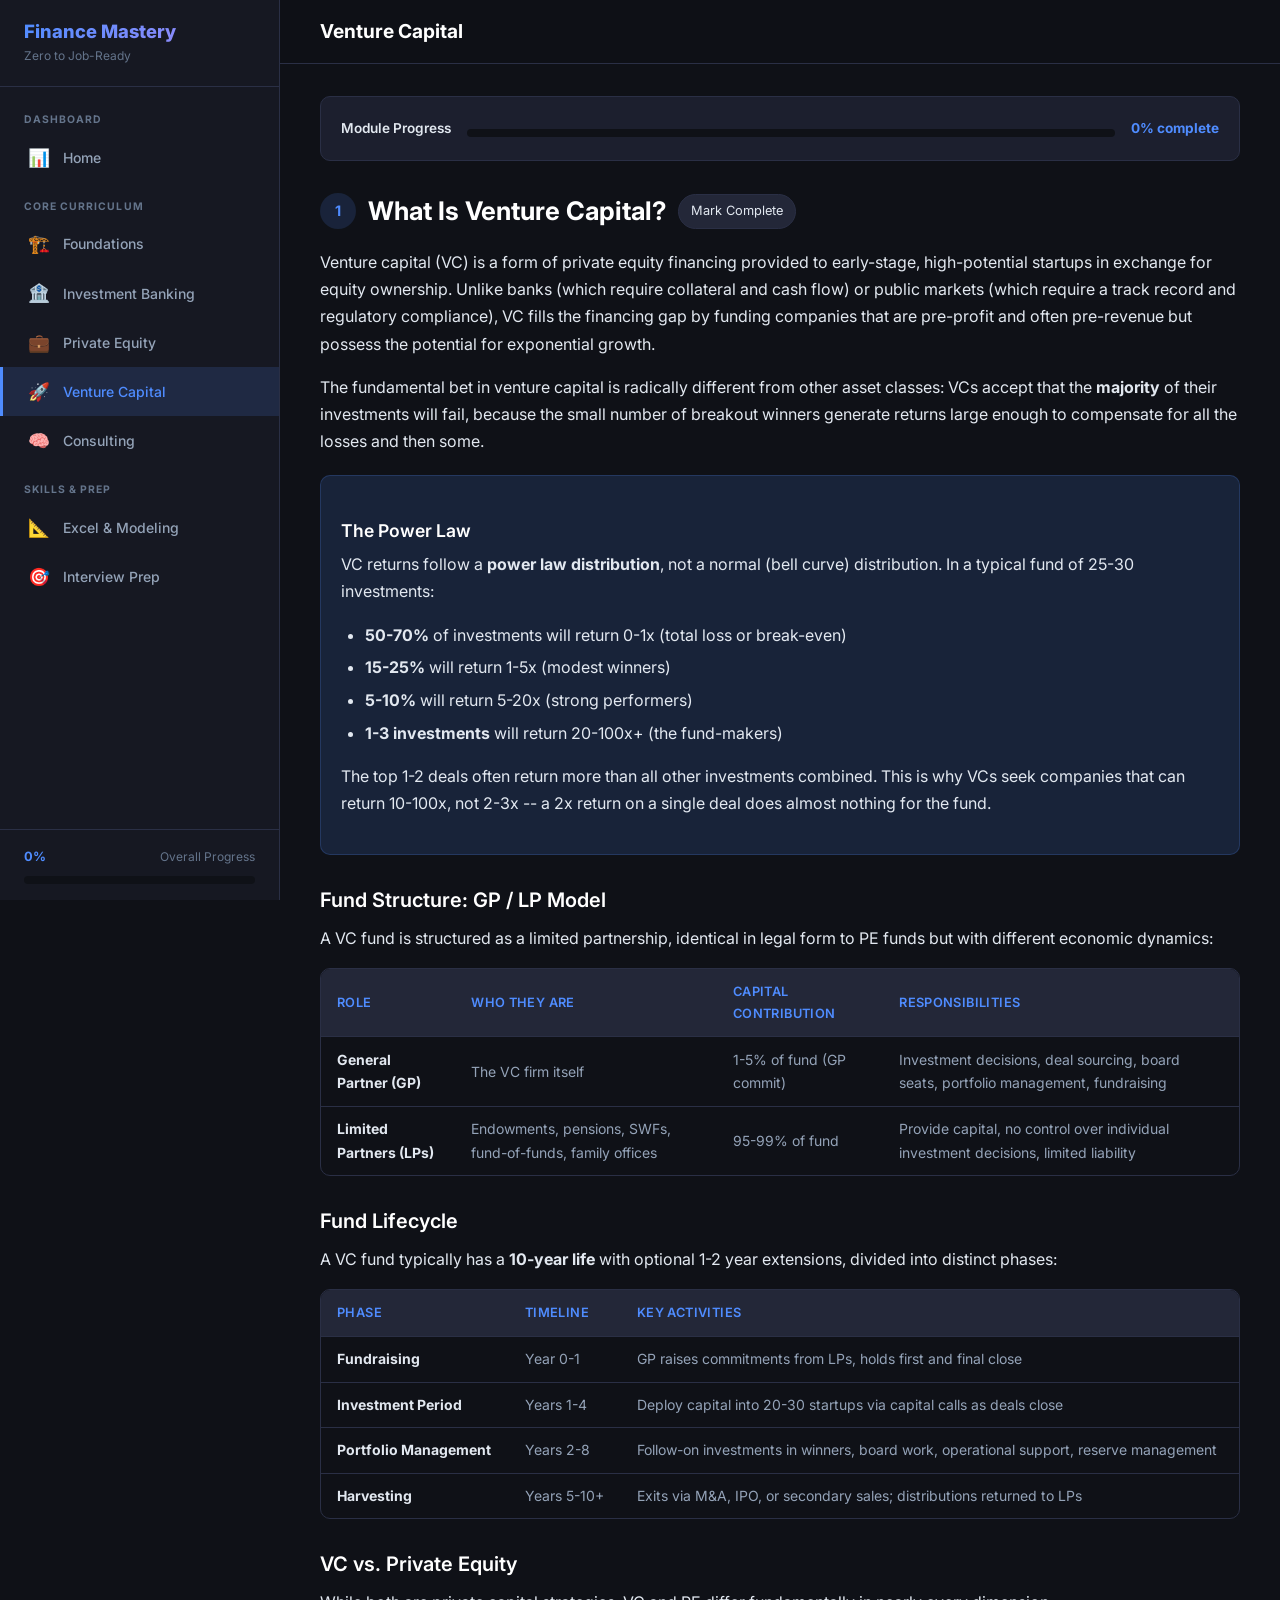
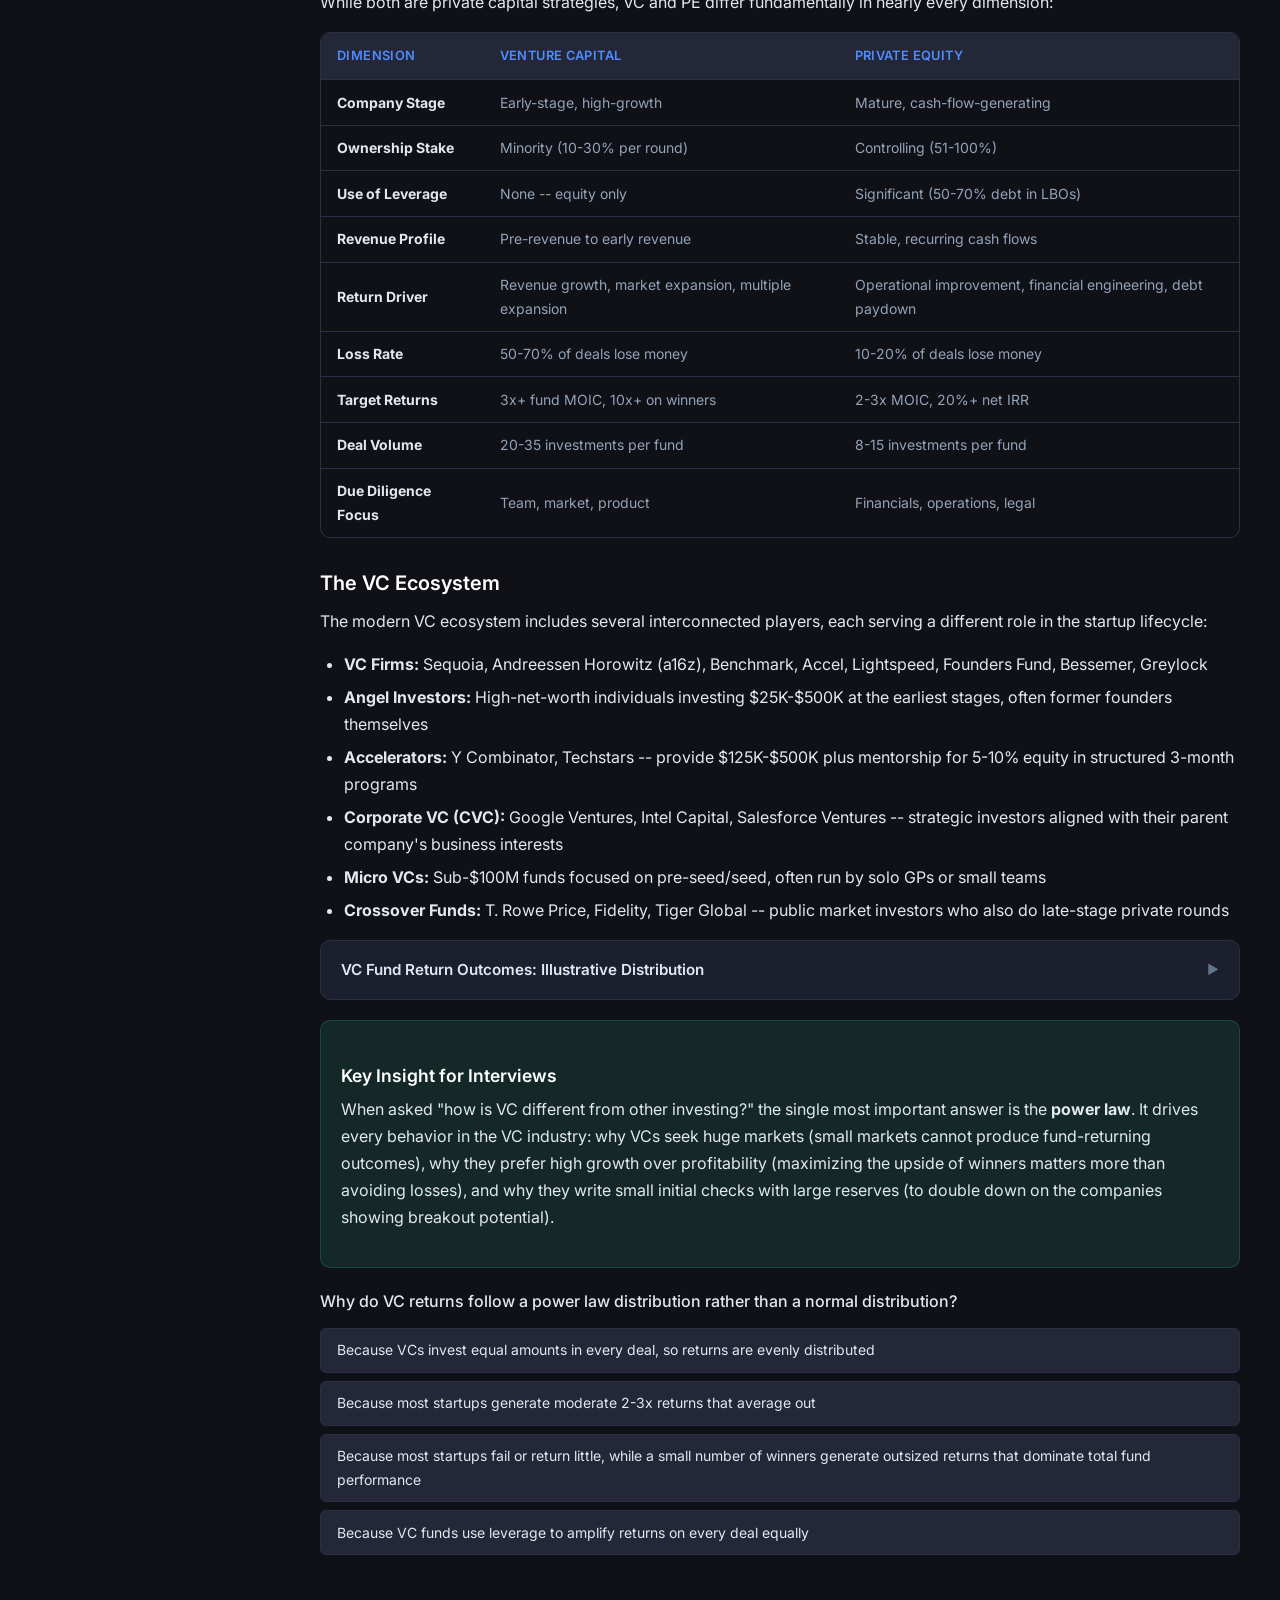
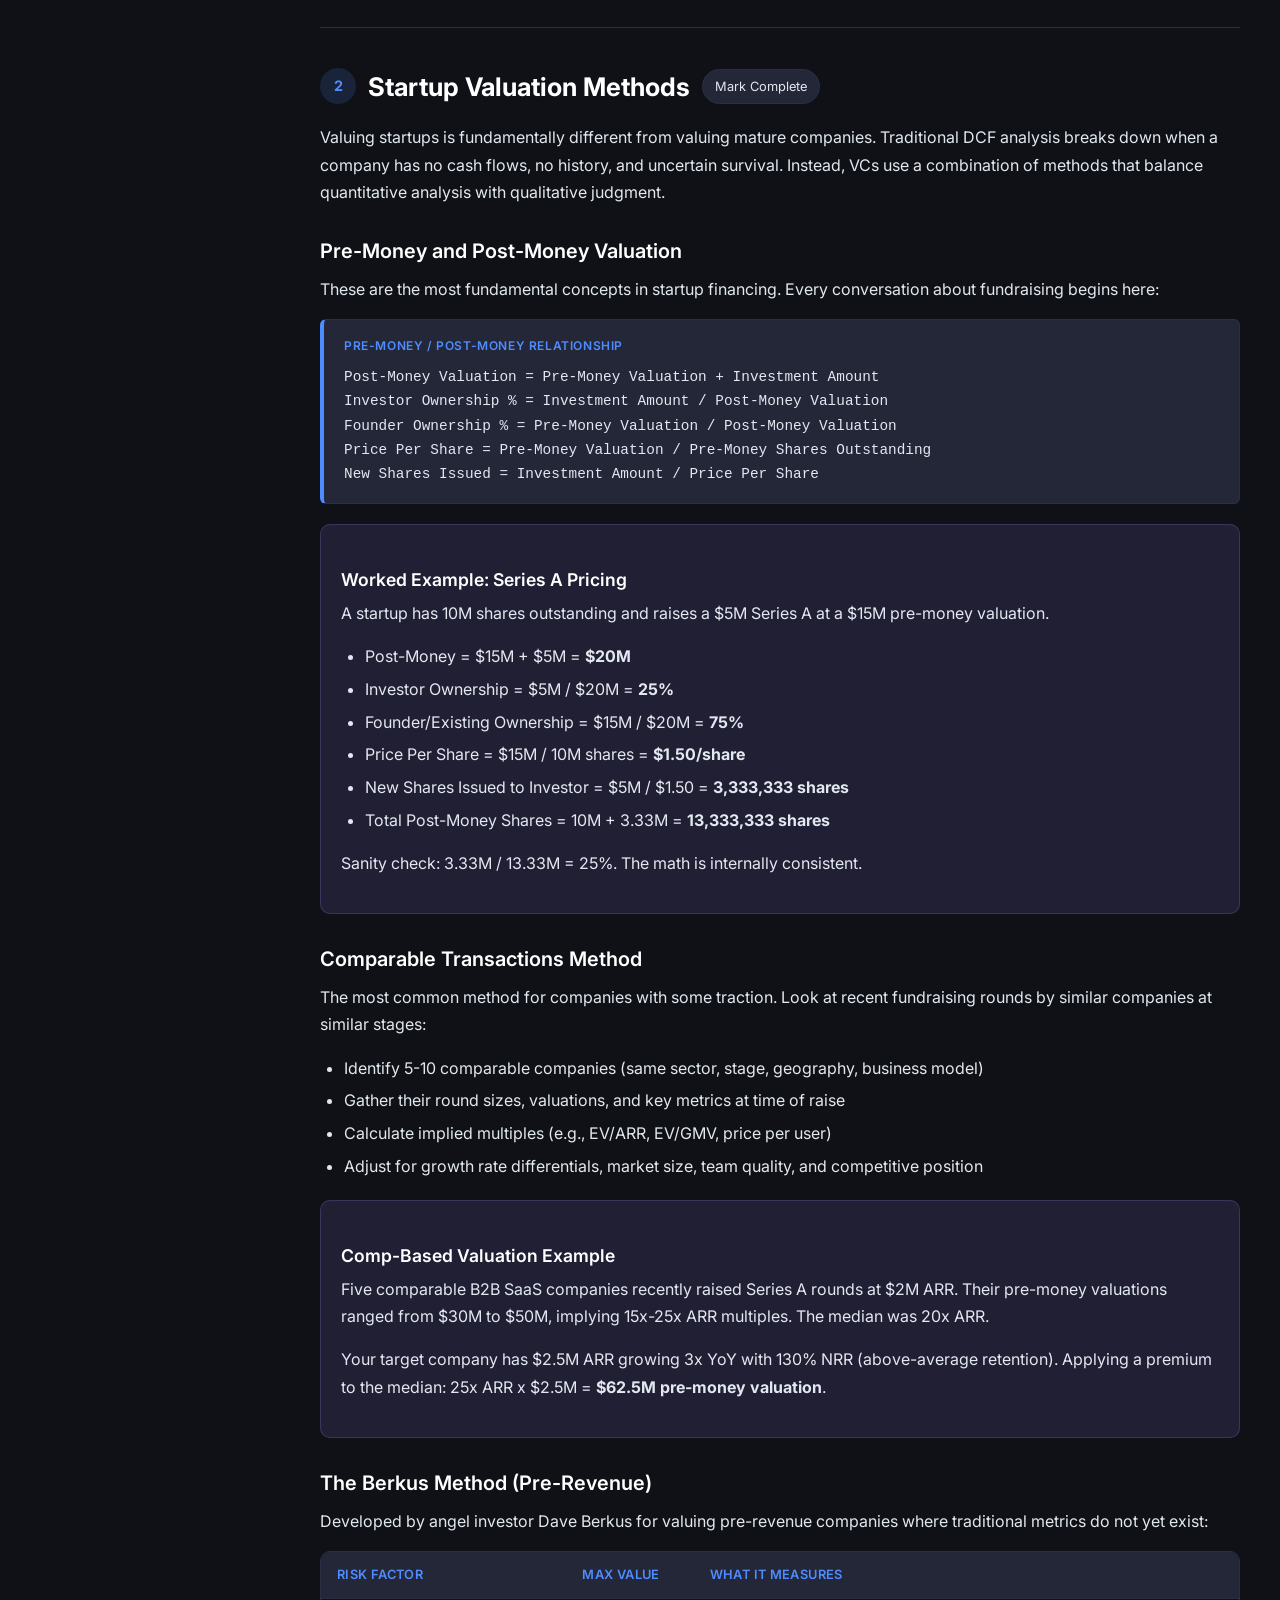
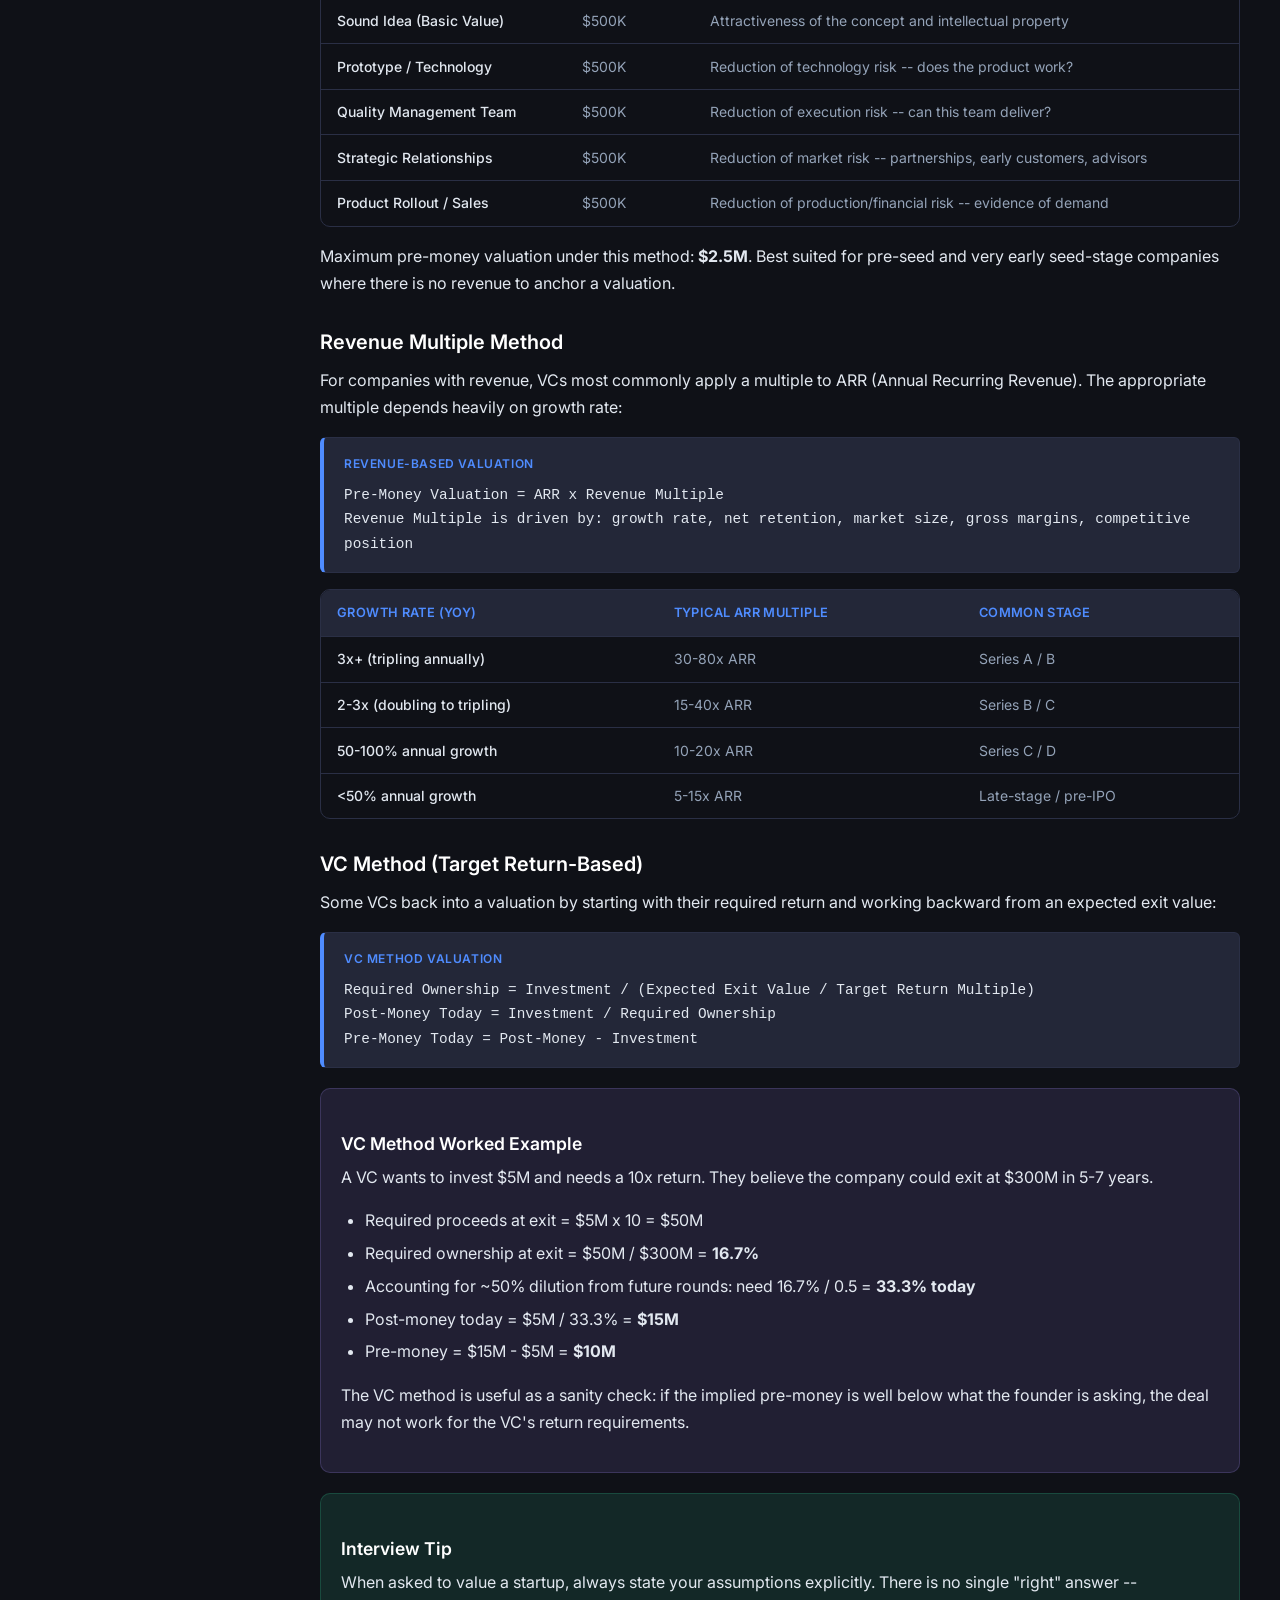
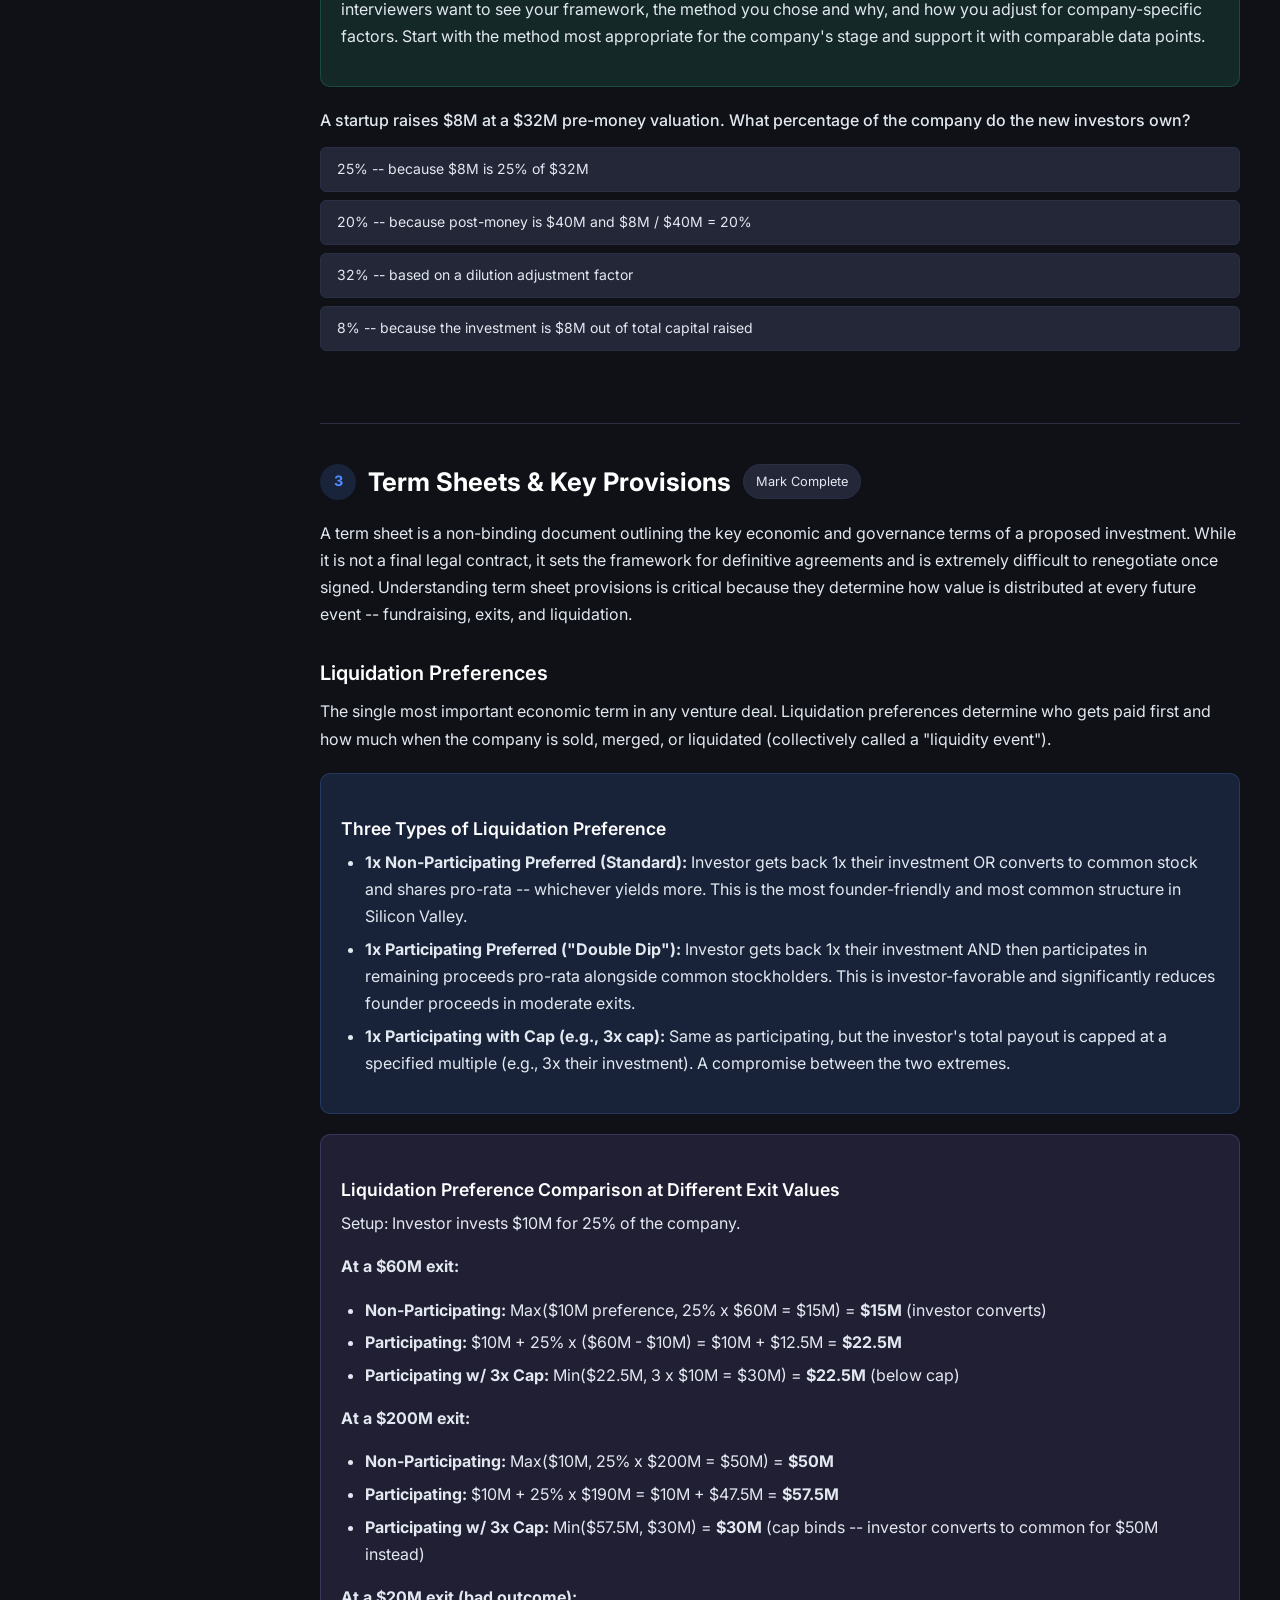
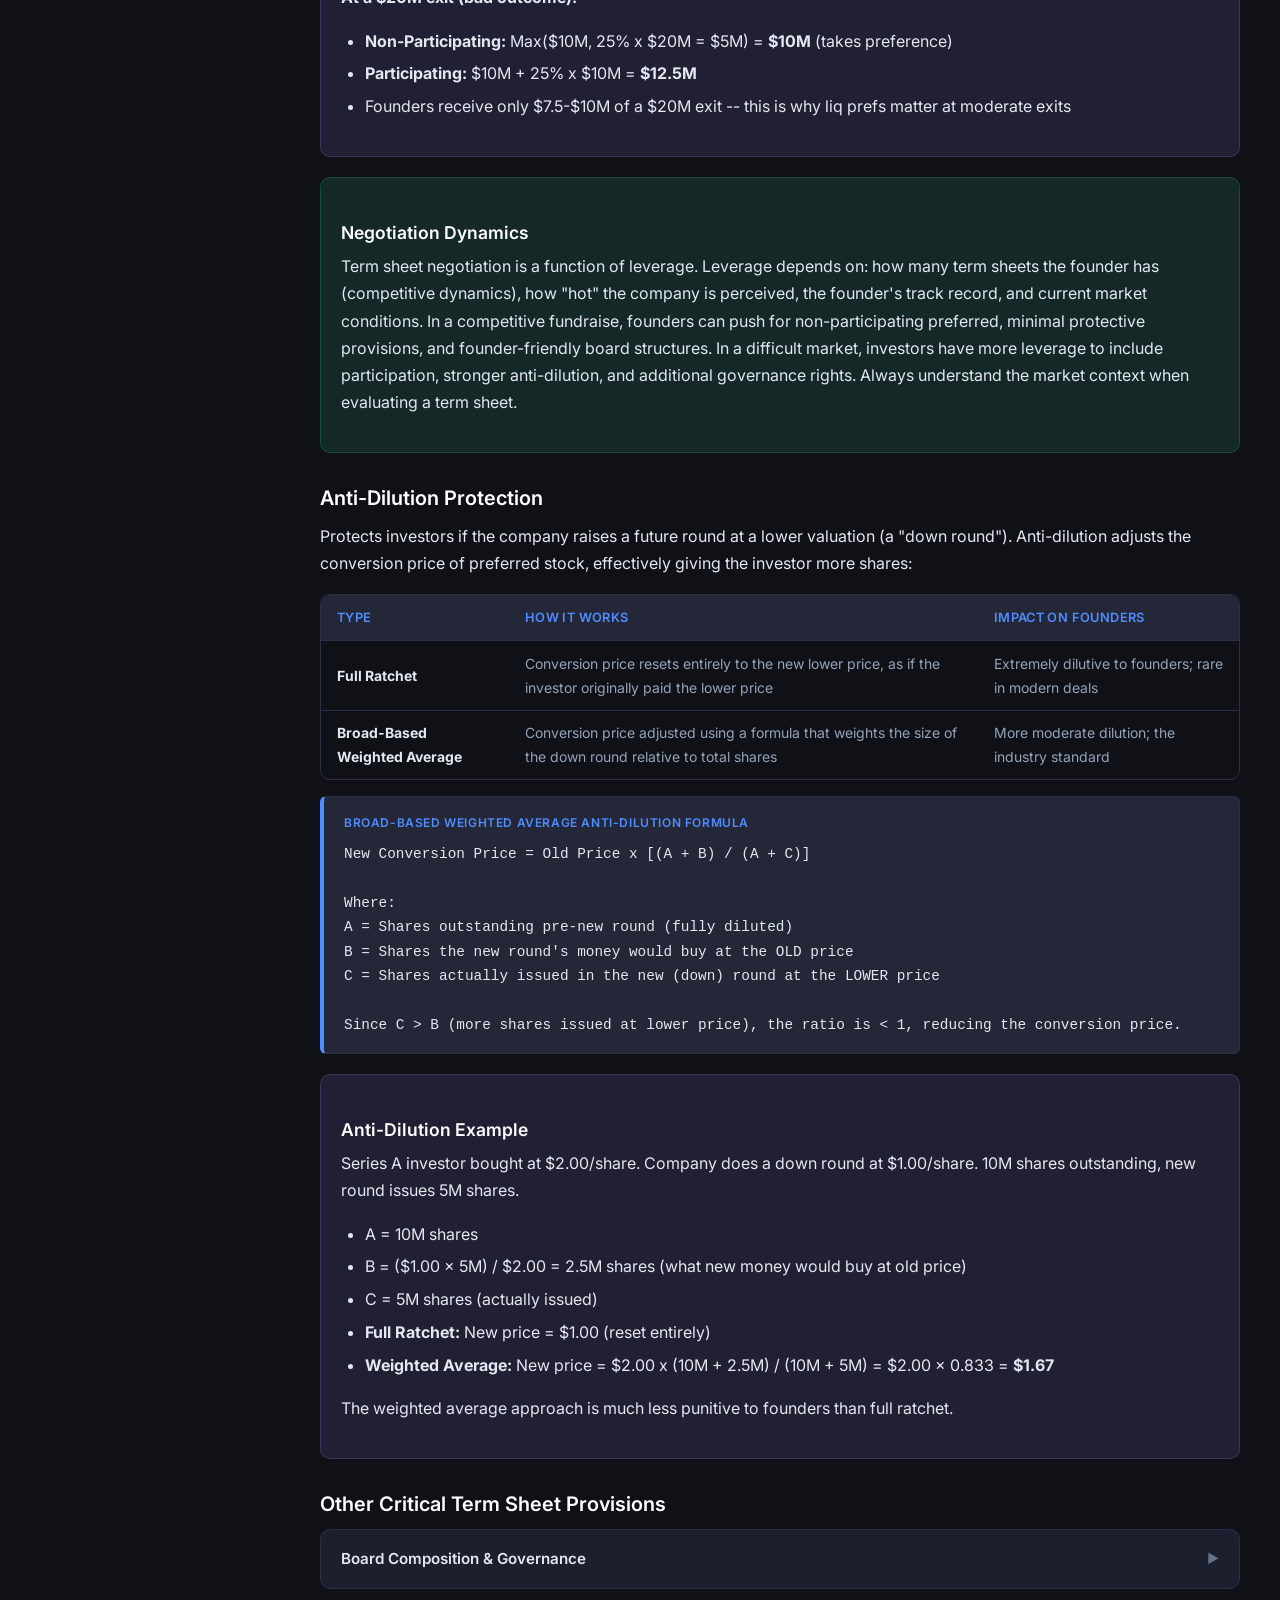
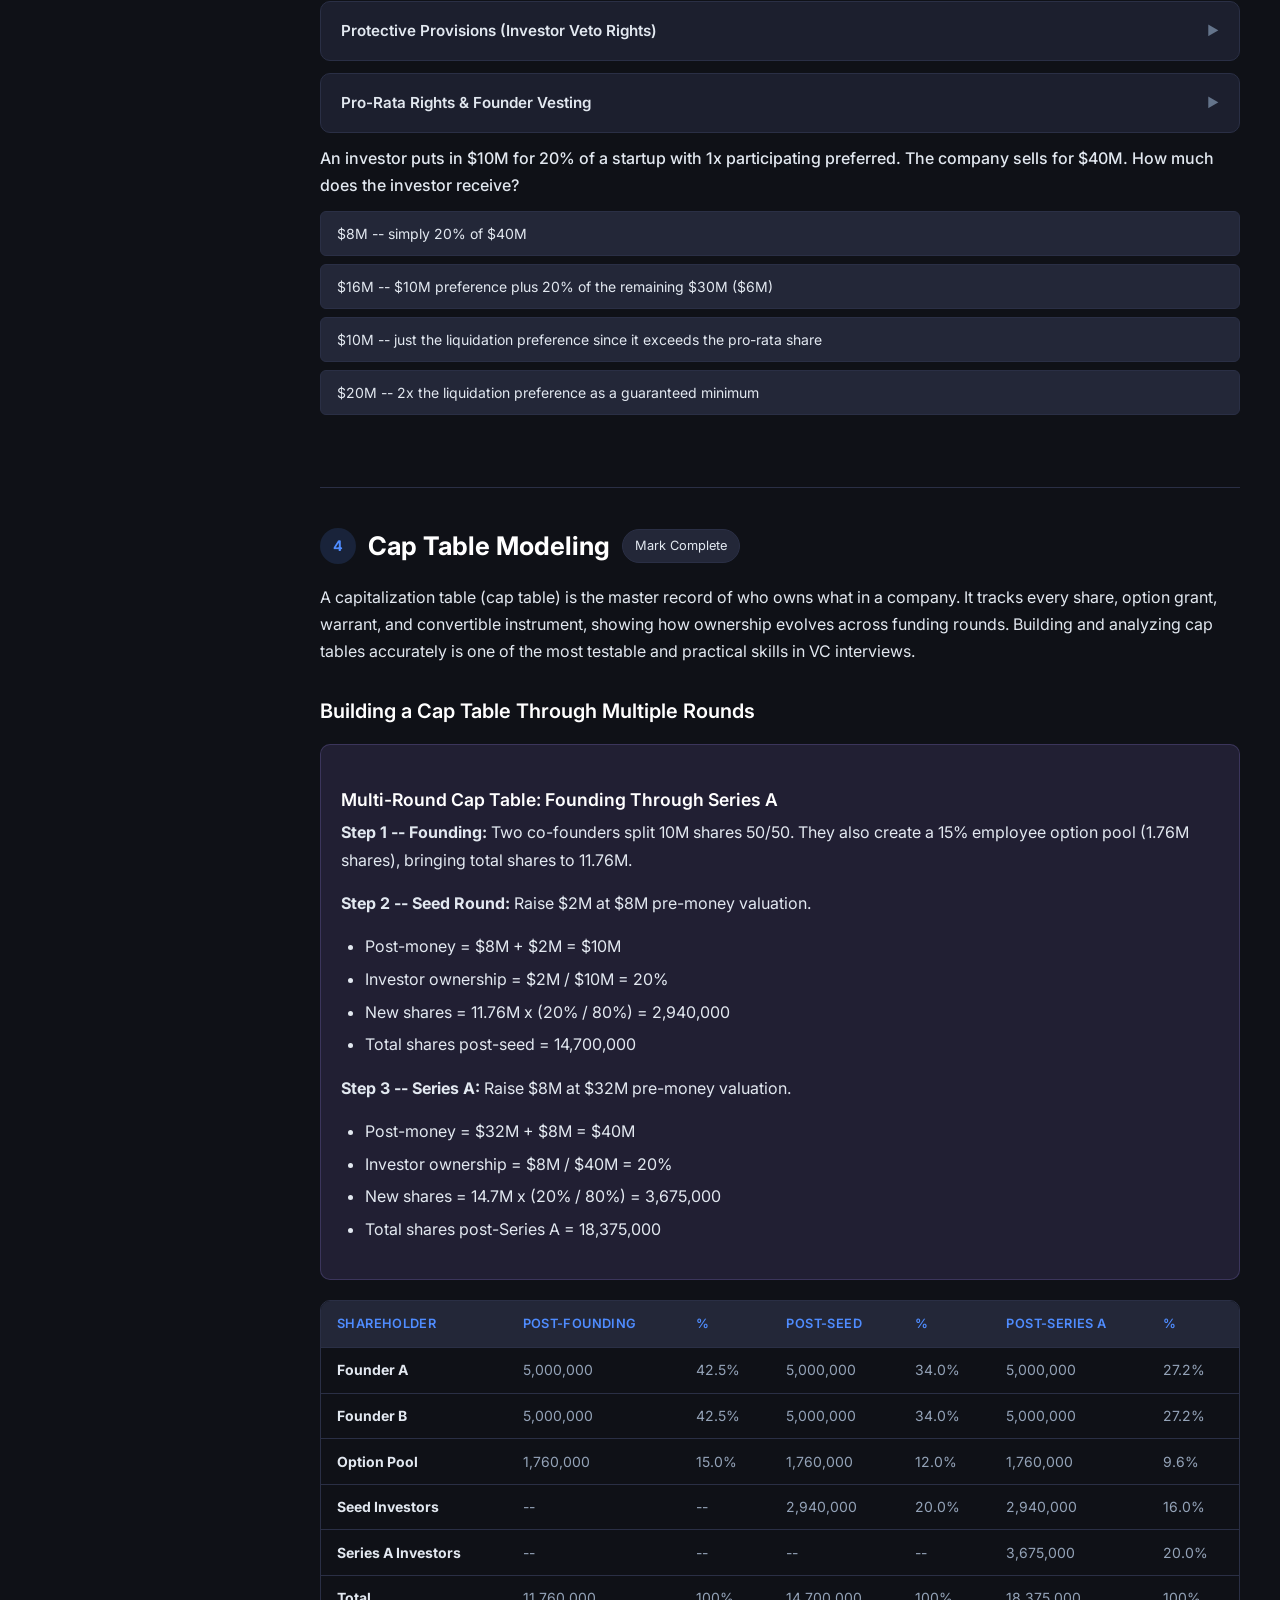
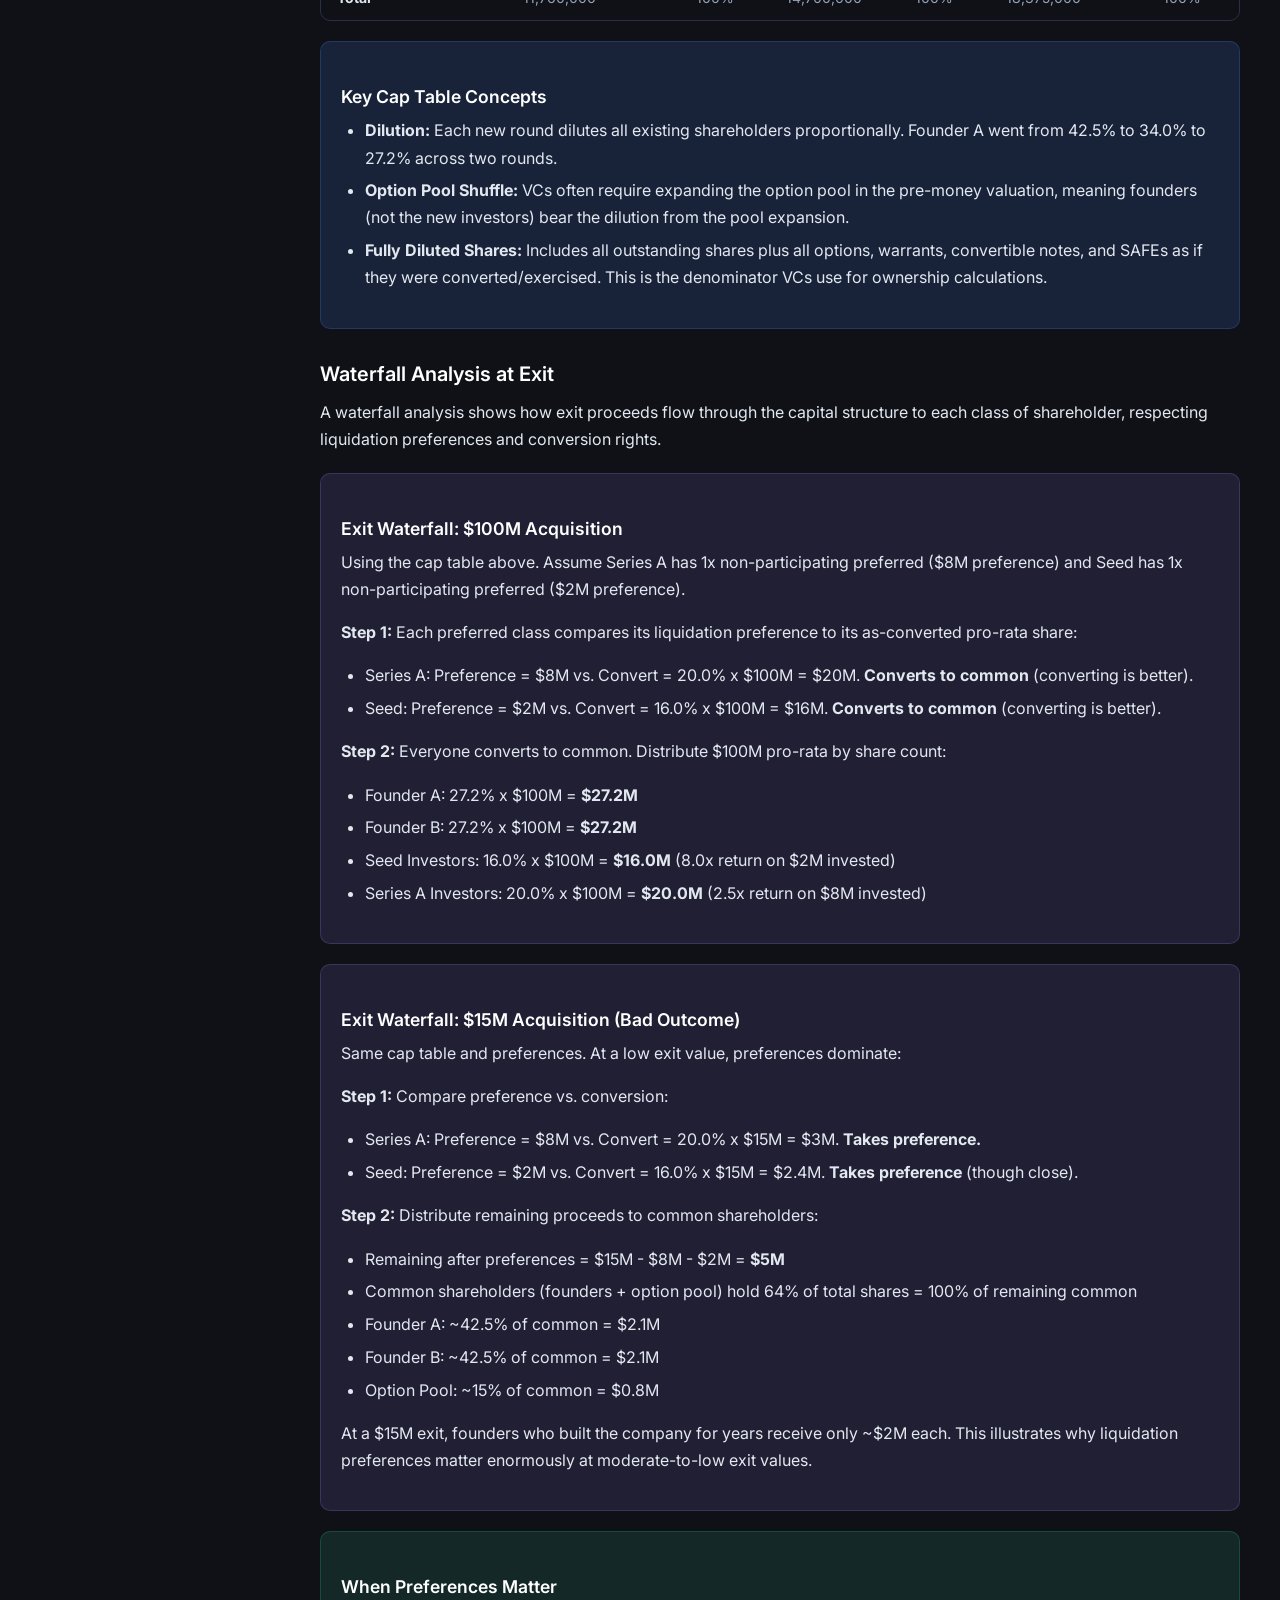
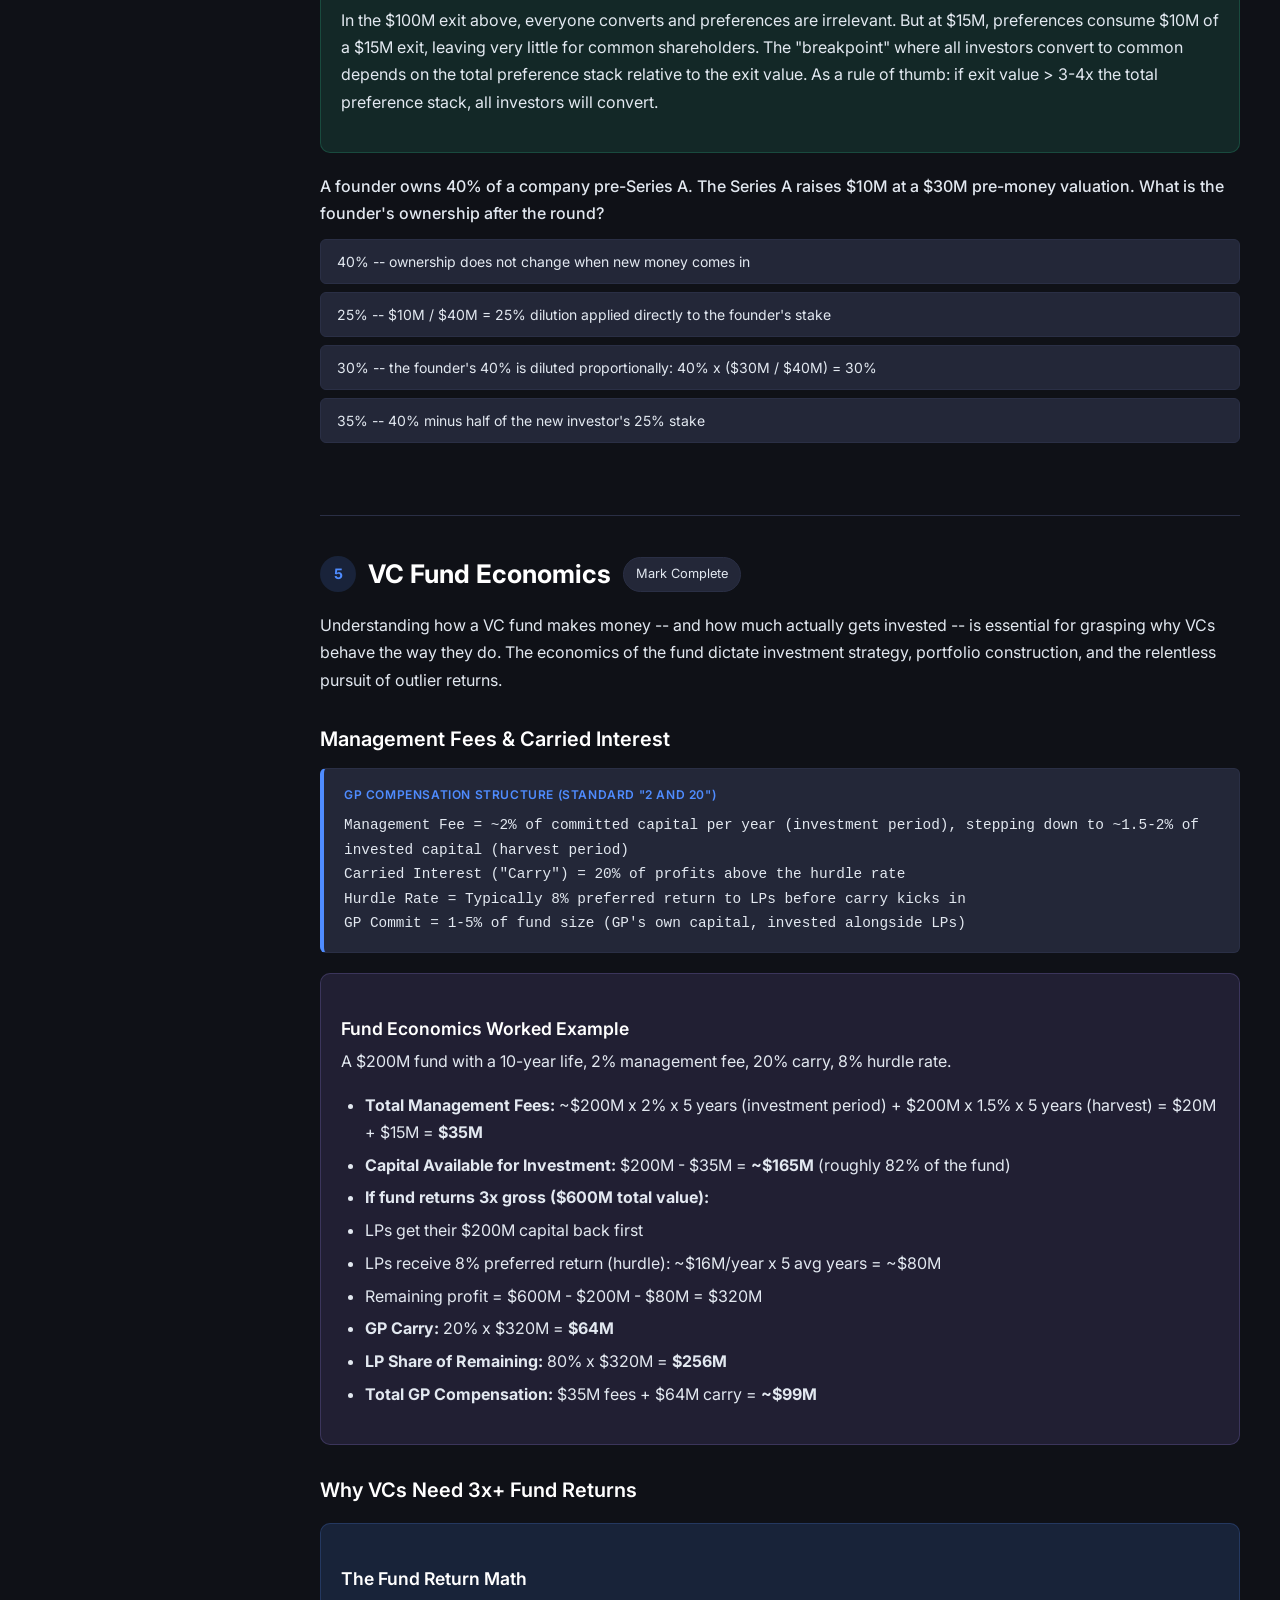
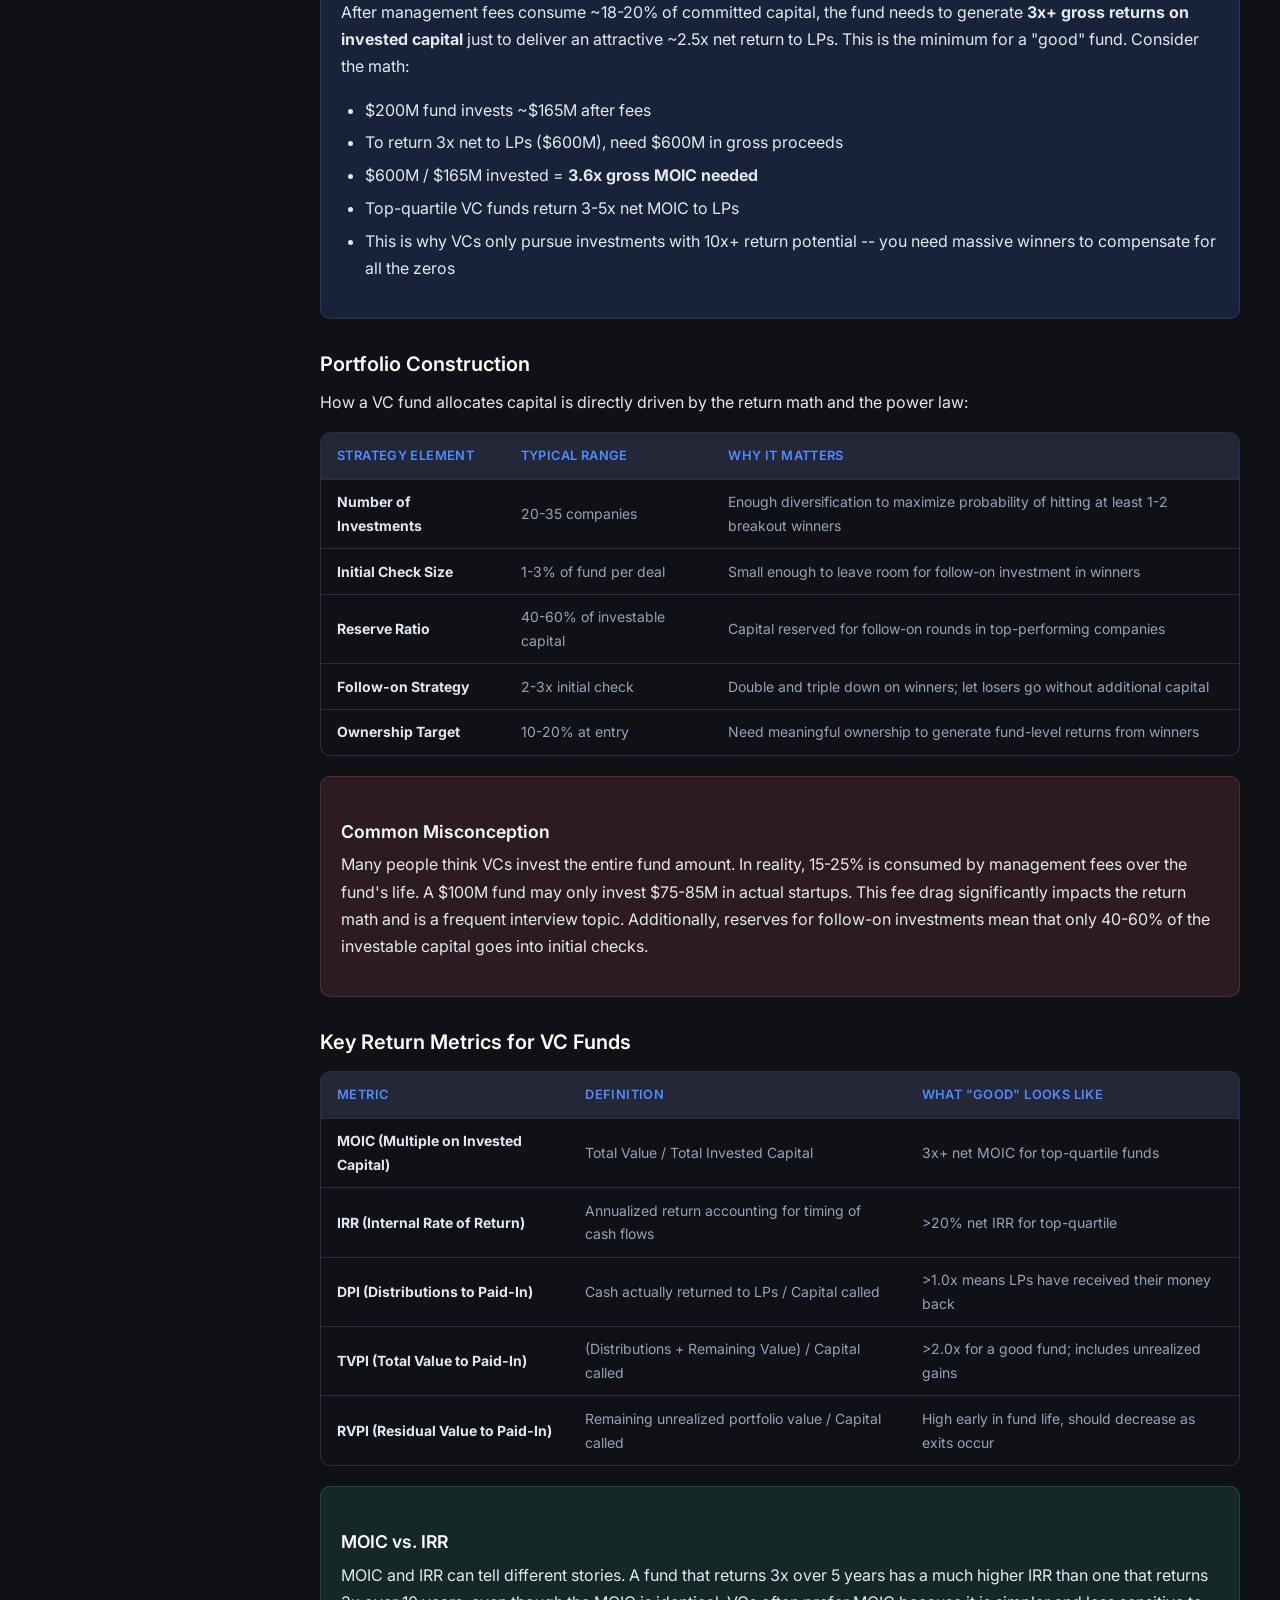
<file: pages/vc.html>
<!DOCTYPE html>
<html lang="en">
<head>
  <meta charset="UTF-8">
  <meta name="viewport" content="width=device-width, initial-scale=1.0">
  <title>Venture Capital — Finance Mastery</title>
  <link rel="stylesheet" href="../css/styles.css">
  <link href="https://fonts.googleapis.com/css2?family=Inter:wght@400;500;600;700;800&display=swap" rel="stylesheet">
</head>
<body>
<div class="app-layout">

  <!-- SIDEBAR -->
  <aside class="sidebar">
    <div class="sidebar-header"><h1>Finance Mastery</h1><div class="subtitle">Zero to Job-Ready</div></div>
    <nav class="sidebar-nav">
      <div class="nav-section"><div class="nav-section-title">Dashboard</div><a href="../index.html" class="nav-link"><span class="icon">&#x1F4CA;</span> Home</a></div>
      <div class="nav-section"><div class="nav-section-title">Core Curriculum</div>
        <a href="foundations.html" class="nav-link"><span class="icon">&#x1F3D7;&#xFE0F;</span> Foundations</a>
        <a href="ibd.html" class="nav-link"><span class="icon">&#x1F3E6;</span> Investment Banking</a>
        <a href="pe.html" class="nav-link"><span class="icon">&#x1F4BC;</span> Private Equity</a>
        <a href="vc.html" class="nav-link active"><span class="icon">&#x1F680;</span> Venture Capital</a>
        <a href="consulting.html" class="nav-link"><span class="icon">&#x1F9E0;</span> Consulting</a>
      </div>
      <div class="nav-section"><div class="nav-section-title">Skills &amp; Prep</div>
        <a href="excel.html" class="nav-link"><span class="icon">&#x1F4D0;</span> Excel &amp; Modeling</a>
        <a href="interview.html" class="nav-link"><span class="icon">&#x1F3AF;</span> Interview Prep</a>
      </div>
    </nav>
    <div class="sidebar-footer"><div style="display:flex;justify-content:space-between;align-items:center;"><span class="progress-pct-text" style="font-weight:700;color:var(--accent);">0%</span><span style="color:var(--text-muted);font-size:0.75rem;">Overall Progress</span></div><div class="progress-bar-container"><div class="progress-bar-fill" style="width:0%"></div></div></div>
  </aside>

  <!-- MAIN CONTENT -->
  <main class="main-content">
    <header class="content-header">
      <button class="hamburger">&#9776;</button>
      <h2>Venture Capital</h2>
    </header>

    <div class="content-body">

      <!-- Page Progress -->
      <div class="page-progress" data-page="vc">
        <div class="progress-text">Module Progress</div>
        <div class="progress-bar-container"><div class="progress-bar-fill" style="width:0%"></div></div>
        <div class="progress-pct">0% complete</div>
      </div>


      <!-- ============================================================ -->
      <!-- SECTION 1: WHAT IS VENTURE CAPITAL?                          -->
      <!-- ============================================================ -->
      <div class="topic-section" id="vc-what-is">
        <div class="topic-header">
          <div class="topic-number">1</div>
          <h2 style="margin:0">What Is Venture Capital?</h2>
          <span class="section-check" data-section-page="vc" data-section-id="vc-what-is">Mark Complete</span>
        </div>

        <p>Venture capital (VC) is a form of private equity financing provided to early-stage, high-potential startups in exchange for equity ownership. Unlike banks (which require collateral and cash flow) or public markets (which require a track record and regulatory compliance), VC fills the financing gap by funding companies that are pre-profit and often pre-revenue but possess the potential for exponential growth.</p>

        <p>The fundamental bet in venture capital is radically different from other asset classes: VCs accept that the <strong>majority</strong> of their investments will fail, because the small number of breakout winners generate returns large enough to compensate for all the losses and then some.</p>

        <div class="key-concept">
          <h4>The Power Law</h4>
          <p>VC returns follow a <strong>power law distribution</strong>, not a normal (bell curve) distribution. In a typical fund of 25-30 investments:</p>
          <ul>
            <li><strong>50-70%</strong> of investments will return 0-1x (total loss or break-even)</li>
            <li><strong>15-25%</strong> will return 1-5x (modest winners)</li>
            <li><strong>5-10%</strong> will return 5-20x (strong performers)</li>
            <li><strong>1-3 investments</strong> will return 20-100x+ (the fund-makers)</li>
          </ul>
          <p>The top 1-2 deals often return more than all other investments combined. This is why VCs seek companies that can return 10-100x, not 2-3x -- a 2x return on a single deal does almost nothing for the fund.</p>
        </div>

        <h3>Fund Structure: GP / LP Model</h3>
        <p>A VC fund is structured as a limited partnership, identical in legal form to PE funds but with different economic dynamics:</p>

        <div class="table-container">
          <table>
            <thead><tr><th>Role</th><th>Who They Are</th><th>Capital Contribution</th><th>Responsibilities</th></tr></thead>
            <tbody>
              <tr>
                <td><strong>General Partner (GP)</strong></td>
                <td>The VC firm itself</td>
                <td>1-5% of fund (GP commit)</td>
                <td>Investment decisions, deal sourcing, board seats, portfolio management, fundraising</td>
              </tr>
              <tr>
                <td><strong>Limited Partners (LPs)</strong></td>
                <td>Endowments, pensions, SWFs, fund-of-funds, family offices</td>
                <td>95-99% of fund</td>
                <td>Provide capital, no control over individual investment decisions, limited liability</td>
              </tr>
            </tbody>
          </table>
        </div>

        <h3>Fund Lifecycle</h3>
        <p>A VC fund typically has a <strong>10-year life</strong> with optional 1-2 year extensions, divided into distinct phases:</p>

        <div class="table-container">
          <table>
            <thead><tr><th>Phase</th><th>Timeline</th><th>Key Activities</th></tr></thead>
            <tbody>
              <tr><td><strong>Fundraising</strong></td><td>Year 0-1</td><td>GP raises commitments from LPs, holds first and final close</td></tr>
              <tr><td><strong>Investment Period</strong></td><td>Years 1-4</td><td>Deploy capital into 20-30 startups via capital calls as deals close</td></tr>
              <tr><td><strong>Portfolio Management</strong></td><td>Years 2-8</td><td>Follow-on investments in winners, board work, operational support, reserve management</td></tr>
              <tr><td><strong>Harvesting</strong></td><td>Years 5-10+</td><td>Exits via M&amp;A, IPO, or secondary sales; distributions returned to LPs</td></tr>
            </tbody>
          </table>
        </div>

        <h3>VC vs. Private Equity</h3>
        <p>While both are private capital strategies, VC and PE differ fundamentally in nearly every dimension:</p>

        <div class="table-container">
          <table>
            <thead><tr><th>Dimension</th><th>Venture Capital</th><th>Private Equity</th></tr></thead>
            <tbody>
              <tr><td><strong>Company Stage</strong></td><td>Early-stage, high-growth</td><td>Mature, cash-flow-generating</td></tr>
              <tr><td><strong>Ownership Stake</strong></td><td>Minority (10-30% per round)</td><td>Controlling (51-100%)</td></tr>
              <tr><td><strong>Use of Leverage</strong></td><td>None -- equity only</td><td>Significant (50-70% debt in LBOs)</td></tr>
              <tr><td><strong>Revenue Profile</strong></td><td>Pre-revenue to early revenue</td><td>Stable, recurring cash flows</td></tr>
              <tr><td><strong>Return Driver</strong></td><td>Revenue growth, market expansion, multiple expansion</td><td>Operational improvement, financial engineering, debt paydown</td></tr>
              <tr><td><strong>Loss Rate</strong></td><td>50-70% of deals lose money</td><td>10-20% of deals lose money</td></tr>
              <tr><td><strong>Target Returns</strong></td><td>3x+ fund MOIC, 10x+ on winners</td><td>2-3x MOIC, 20%+ net IRR</td></tr>
              <tr><td><strong>Deal Volume</strong></td><td>20-35 investments per fund</td><td>8-15 investments per fund</td></tr>
              <tr><td><strong>Due Diligence Focus</strong></td><td>Team, market, product</td><td>Financials, operations, legal</td></tr>
            </tbody>
          </table>
        </div>

        <h3>The VC Ecosystem</h3>
        <p>The modern VC ecosystem includes several interconnected players, each serving a different role in the startup lifecycle:</p>
        <ul>
          <li><strong>VC Firms:</strong> Sequoia, Andreessen Horowitz (a16z), Benchmark, Accel, Lightspeed, Founders Fund, Bessemer, Greylock</li>
          <li><strong>Angel Investors:</strong> High-net-worth individuals investing $25K-$500K at the earliest stages, often former founders themselves</li>
          <li><strong>Accelerators:</strong> Y Combinator, Techstars -- provide $125K-$500K plus mentorship for 5-10% equity in structured 3-month programs</li>
          <li><strong>Corporate VC (CVC):</strong> Google Ventures, Intel Capital, Salesforce Ventures -- strategic investors aligned with their parent company's business interests</li>
          <li><strong>Micro VCs:</strong> Sub-$100M funds focused on pre-seed/seed, often run by solo GPs or small teams</li>
          <li><strong>Crossover Funds:</strong> T. Rowe Price, Fidelity, Tiger Global -- public market investors who also do late-stage private rounds</li>
        </ul>

        <div class="collapsible">
          <div class="collapsible-header">
            <span>VC Fund Return Outcomes: Illustrative Distribution</span>
            <span class="chevron">&#9654;</span>
          </div>
          <div class="collapsible-body">
            <div class="collapsible-content">
              <p>Consider a hypothetical $100M fund that invests $3M in each of 25 companies ($75M deployed, $25M in fees):</p>
              <div class="table-container">
                <table>
                  <thead><tr><th>Outcome</th><th># Companies</th><th>Return Multiple</th><th>Total Value</th></tr></thead>
                  <tbody>
                    <tr><td>Total Loss</td><td>10</td><td>0x</td><td>$0M</td></tr>
                    <tr><td>Return Capital</td><td>5</td><td>1x</td><td>$15M</td></tr>
                    <tr><td>Small Win</td><td>5</td><td>3x</td><td>$45M</td></tr>
                    <tr><td>Good Win</td><td>3</td><td>8x</td><td>$72M</td></tr>
                    <tr><td>Home Run</td><td>1</td><td>25x</td><td>$75M</td></tr>
                    <tr><td>Grand Slam</td><td>1</td><td>50x</td><td>$150M</td></tr>
                    <tr><td><strong>Total</strong></td><td><strong>25</strong></td><td></td><td><strong>$357M</strong></td></tr>
                  </tbody>
                </table>
              </div>
              <p>The fund returns 3.6x gross / ~2.8x net. Notice that the single best investment ($150M) accounts for 42% of total fund value. The top two investments account for 63%. This is the power law in action -- and it is why every investment must have the <strong>potential</strong> to return the entire fund.</p>
            </div>
          </div>
        </div>

        <div class="tip-box">
          <h4>Key Insight for Interviews</h4>
          <p>When asked "how is VC different from other investing?" the single most important answer is the <strong>power law</strong>. It drives every behavior in the VC industry: why VCs seek huge markets (small markets cannot produce fund-returning outcomes), why they prefer high growth over profitability (maximizing the upside of winners matters more than avoiding losses), and why they write small initial checks with large reserves (to double down on the companies showing breakout potential).</p>
        </div>

        <div class="quiz-question" data-correct="c">
          <p>Why do VC returns follow a power law distribution rather than a normal distribution?</p>
          <div class="quiz-options">
            <div class="quiz-option" data-value="a">Because VCs invest equal amounts in every deal, so returns are evenly distributed</div>
            <div class="quiz-option" data-value="b">Because most startups generate moderate 2-3x returns that average out</div>
            <div class="quiz-option" data-value="c">Because most startups fail or return little, while a small number of winners generate outsized returns that dominate total fund performance</div>
            <div class="quiz-option" data-value="d">Because VC funds use leverage to amplify returns on every deal equally</div>
          </div>
          <div class="quiz-explanation">VC returns are driven by the power law: the majority of investments return 0-1x, but the rare breakout winners (10-100x+) generate nearly all the fund's profits. This is fundamentally different from PE, where returns are more normally distributed. A single company like an early investment in a breakout winner can return an entire fund multiple times over.</div>
        </div>
      </div>


      <!-- ============================================================ -->
      <!-- SECTION 2: STARTUP VALUATION METHODS                         -->
      <!-- ============================================================ -->
      <div class="topic-section" id="vc-valuation">
        <div class="topic-header">
          <div class="topic-number">2</div>
          <h2 style="margin:0">Startup Valuation Methods</h2>
          <span class="section-check" data-section-page="vc" data-section-id="vc-valuation">Mark Complete</span>
        </div>

        <p>Valuing startups is fundamentally different from valuing mature companies. Traditional DCF analysis breaks down when a company has no cash flows, no history, and uncertain survival. Instead, VCs use a combination of methods that balance quantitative analysis with qualitative judgment.</p>

        <h3>Pre-Money and Post-Money Valuation</h3>
        <p>These are the most fundamental concepts in startup financing. Every conversation about fundraising begins here:</p>

        <div class="formula-box">
          <div class="formula-label">Pre-Money / Post-Money Relationship</div>
          Post-Money Valuation = Pre-Money Valuation + Investment Amount<br>
          Investor Ownership % = Investment Amount / Post-Money Valuation<br>
          Founder Ownership % = Pre-Money Valuation / Post-Money Valuation<br>
          Price Per Share = Pre-Money Valuation / Pre-Money Shares Outstanding<br>
          New Shares Issued = Investment Amount / Price Per Share
        </div>

        <div class="example-box">
          <h4>Worked Example: Series A Pricing</h4>
          <p>A startup has 10M shares outstanding and raises a $5M Series A at a $15M pre-money valuation.</p>
          <ul>
            <li>Post-Money = $15M + $5M = <strong>$20M</strong></li>
            <li>Investor Ownership = $5M / $20M = <strong>25%</strong></li>
            <li>Founder/Existing Ownership = $15M / $20M = <strong>75%</strong></li>
            <li>Price Per Share = $15M / 10M shares = <strong>$1.50/share</strong></li>
            <li>New Shares Issued to Investor = $5M / $1.50 = <strong>3,333,333 shares</strong></li>
            <li>Total Post-Money Shares = 10M + 3.33M = <strong>13,333,333 shares</strong></li>
          </ul>
          <p>Sanity check: 3.33M / 13.33M = 25%. The math is internally consistent.</p>
        </div>

        <h3>Comparable Transactions Method</h3>
        <p>The most common method for companies with some traction. Look at recent fundraising rounds by similar companies at similar stages:</p>
        <ul>
          <li>Identify 5-10 comparable companies (same sector, stage, geography, business model)</li>
          <li>Gather their round sizes, valuations, and key metrics at time of raise</li>
          <li>Calculate implied multiples (e.g., EV/ARR, EV/GMV, price per user)</li>
          <li>Adjust for growth rate differentials, market size, team quality, and competitive position</li>
        </ul>

        <div class="example-box">
          <h4>Comp-Based Valuation Example</h4>
          <p>Five comparable B2B SaaS companies recently raised Series A rounds at $2M ARR. Their pre-money valuations ranged from $30M to $50M, implying 15x-25x ARR multiples. The median was 20x ARR.</p>
          <p>Your target company has $2.5M ARR growing 3x YoY with 130% NRR (above-average retention). Applying a premium to the median: 25x ARR x $2.5M = <strong>$62.5M pre-money valuation</strong>.</p>
        </div>

        <h3>The Berkus Method (Pre-Revenue)</h3>
        <p>Developed by angel investor Dave Berkus for valuing pre-revenue companies where traditional metrics do not yet exist:</p>

        <div class="table-container">
          <table>
            <thead><tr><th>Risk Factor</th><th>Max Value</th><th>What It Measures</th></tr></thead>
            <tbody>
              <tr><td>Sound Idea (Basic Value)</td><td>$500K</td><td>Attractiveness of the concept and intellectual property</td></tr>
              <tr><td>Prototype / Technology</td><td>$500K</td><td>Reduction of technology risk -- does the product work?</td></tr>
              <tr><td>Quality Management Team</td><td>$500K</td><td>Reduction of execution risk -- can this team deliver?</td></tr>
              <tr><td>Strategic Relationships</td><td>$500K</td><td>Reduction of market risk -- partnerships, early customers, advisors</td></tr>
              <tr><td>Product Rollout / Sales</td><td>$500K</td><td>Reduction of production/financial risk -- evidence of demand</td></tr>
            </tbody>
          </table>
        </div>
        <p>Maximum pre-money valuation under this method: <strong>$2.5M</strong>. Best suited for pre-seed and very early seed-stage companies where there is no revenue to anchor a valuation.</p>

        <h3>Revenue Multiple Method</h3>
        <p>For companies with revenue, VCs most commonly apply a multiple to ARR (Annual Recurring Revenue). The appropriate multiple depends heavily on growth rate:</p>

        <div class="formula-box">
          <div class="formula-label">Revenue-Based Valuation</div>
          Pre-Money Valuation = ARR x Revenue Multiple<br>
          Revenue Multiple is driven by: growth rate, net retention, market size, gross margins, competitive position
        </div>

        <div class="table-container">
          <table>
            <thead><tr><th>Growth Rate (YoY)</th><th>Typical ARR Multiple</th><th>Common Stage</th></tr></thead>
            <tbody>
              <tr><td>3x+ (tripling annually)</td><td>30-80x ARR</td><td>Series A / B</td></tr>
              <tr><td>2-3x (doubling to tripling)</td><td>15-40x ARR</td><td>Series B / C</td></tr>
              <tr><td>50-100% annual growth</td><td>10-20x ARR</td><td>Series C / D</td></tr>
              <tr><td>&lt;50% annual growth</td><td>5-15x ARR</td><td>Late-stage / pre-IPO</td></tr>
            </tbody>
          </table>
        </div>

        <h3>VC Method (Target Return-Based)</h3>
        <p>Some VCs back into a valuation by starting with their required return and working backward from an expected exit value:</p>

        <div class="formula-box">
          <div class="formula-label">VC Method Valuation</div>
          Required Ownership = Investment / (Expected Exit Value / Target Return Multiple)<br>
          Post-Money Today = Investment / Required Ownership<br>
          Pre-Money Today = Post-Money - Investment
        </div>

        <div class="example-box">
          <h4>VC Method Worked Example</h4>
          <p>A VC wants to invest $5M and needs a 10x return. They believe the company could exit at $300M in 5-7 years.</p>
          <ul>
            <li>Required proceeds at exit = $5M x 10 = $50M</li>
            <li>Required ownership at exit = $50M / $300M = <strong>16.7%</strong></li>
            <li>Accounting for ~50% dilution from future rounds: need 16.7% / 0.5 = <strong>33.3% today</strong></li>
            <li>Post-money today = $5M / 33.3% = <strong>$15M</strong></li>
            <li>Pre-money = $15M - $5M = <strong>$10M</strong></li>
          </ul>
          <p>The VC method is useful as a sanity check: if the implied pre-money is well below what the founder is asking, the deal may not work for the VC's return requirements.</p>
        </div>

        <div class="tip-box">
          <h4>Interview Tip</h4>
          <p>When asked to value a startup, always state your assumptions explicitly. There is no single "right" answer -- interviewers want to see your framework, the method you chose and why, and how you adjust for company-specific factors. Start with the method most appropriate for the company's stage and support it with comparable data points.</p>
        </div>

        <div class="quiz-question" data-correct="b">
          <p>A startup raises $8M at a $32M pre-money valuation. What percentage of the company do the new investors own?</p>
          <div class="quiz-options">
            <div class="quiz-option" data-value="a">25% -- because $8M is 25% of $32M</div>
            <div class="quiz-option" data-value="b">20% -- because post-money is $40M and $8M / $40M = 20%</div>
            <div class="quiz-option" data-value="c">32% -- based on a dilution adjustment factor</div>
            <div class="quiz-option" data-value="d">8% -- because the investment is $8M out of total capital raised</div>
          </div>
          <div class="quiz-explanation">Post-Money = Pre-Money + Investment = $32M + $8M = $40M. Investor Ownership = Investment / Post-Money = $8M / $40M = 20%. A very common mistake is dividing by the pre-money valuation instead of the post-money, which would incorrectly give 25%. Always remember: ownership is calculated against the post-money valuation.</div>
        </div>
      </div>


      <!-- ============================================================ -->
      <!-- SECTION 3: TERM SHEETS                                       -->
      <!-- ============================================================ -->
      <div class="topic-section" id="vc-term-sheets">
        <div class="topic-header">
          <div class="topic-number">3</div>
          <h2 style="margin:0">Term Sheets &amp; Key Provisions</h2>
          <span class="section-check" data-section-page="vc" data-section-id="vc-term-sheets">Mark Complete</span>
        </div>

        <p>A term sheet is a non-binding document outlining the key economic and governance terms of a proposed investment. While it is not a final legal contract, it sets the framework for definitive agreements and is extremely difficult to renegotiate once signed. Understanding term sheet provisions is critical because they determine how value is distributed at every future event -- fundraising, exits, and liquidation.</p>

        <h3>Liquidation Preferences</h3>
        <p>The single most important economic term in any venture deal. Liquidation preferences determine who gets paid first and how much when the company is sold, merged, or liquidated (collectively called a "liquidity event").</p>

        <div class="key-concept">
          <h4>Three Types of Liquidation Preference</h4>
          <ul>
            <li><strong>1x Non-Participating Preferred (Standard):</strong> Investor gets back 1x their investment OR converts to common stock and shares pro-rata -- whichever yields more. This is the most founder-friendly and most common structure in Silicon Valley.</li>
            <li><strong>1x Participating Preferred ("Double Dip"):</strong> Investor gets back 1x their investment AND then participates in remaining proceeds pro-rata alongside common stockholders. This is investor-favorable and significantly reduces founder proceeds in moderate exits.</li>
            <li><strong>1x Participating with Cap (e.g., 3x cap):</strong> Same as participating, but the investor's total payout is capped at a specified multiple (e.g., 3x their investment). A compromise between the two extremes.</li>
          </ul>
        </div>

        <div class="example-box">
          <h4>Liquidation Preference Comparison at Different Exit Values</h4>
          <p>Setup: Investor invests $10M for 25% of the company.</p>
          <p><strong>At a $60M exit:</strong></p>
          <ul>
            <li><strong>Non-Participating:</strong> Max($10M preference, 25% x $60M = $15M) = <strong>$15M</strong> (investor converts)</li>
            <li><strong>Participating:</strong> $10M + 25% x ($60M - $10M) = $10M + $12.5M = <strong>$22.5M</strong></li>
            <li><strong>Participating w/ 3x Cap:</strong> Min($22.5M, 3 x $10M = $30M) = <strong>$22.5M</strong> (below cap)</li>
          </ul>
          <p><strong>At a $200M exit:</strong></p>
          <ul>
            <li><strong>Non-Participating:</strong> Max($10M, 25% x $200M = $50M) = <strong>$50M</strong></li>
            <li><strong>Participating:</strong> $10M + 25% x $190M = $10M + $47.5M = <strong>$57.5M</strong></li>
            <li><strong>Participating w/ 3x Cap:</strong> Min($57.5M, $30M) = <strong>$30M</strong> (cap binds -- investor converts to common for $50M instead)</li>
          </ul>
          <p><strong>At a $20M exit (bad outcome):</strong></p>
          <ul>
            <li><strong>Non-Participating:</strong> Max($10M, 25% x $20M = $5M) = <strong>$10M</strong> (takes preference)</li>
            <li><strong>Participating:</strong> $10M + 25% x $10M = <strong>$12.5M</strong></li>
            <li>Founders receive only $7.5-$10M of a $20M exit -- this is why liq prefs matter at moderate exits</li>
          </ul>
        </div>

        <div class="tip-box">
          <h4>Negotiation Dynamics</h4>
          <p>Term sheet negotiation is a function of leverage. Leverage depends on: how many term sheets the founder has (competitive dynamics), how "hot" the company is perceived, the founder's track record, and current market conditions. In a competitive fundraise, founders can push for non-participating preferred, minimal protective provisions, and founder-friendly board structures. In a difficult market, investors have more leverage to include participation, stronger anti-dilution, and additional governance rights. Always understand the market context when evaluating a term sheet.</p>
        </div>

        <h3>Anti-Dilution Protection</h3>
        <p>Protects investors if the company raises a future round at a lower valuation (a "down round"). Anti-dilution adjusts the conversion price of preferred stock, effectively giving the investor more shares:</p>

        <div class="table-container">
          <table>
            <thead><tr><th>Type</th><th>How It Works</th><th>Impact on Founders</th></tr></thead>
            <tbody>
              <tr><td><strong>Full Ratchet</strong></td><td>Conversion price resets entirely to the new lower price, as if the investor originally paid the lower price</td><td>Extremely dilutive to founders; rare in modern deals</td></tr>
              <tr><td><strong>Broad-Based Weighted Average</strong></td><td>Conversion price adjusted using a formula that weights the size of the down round relative to total shares</td><td>More moderate dilution; the industry standard</td></tr>
            </tbody>
          </table>
        </div>

        <div class="formula-box">
          <div class="formula-label">Broad-Based Weighted Average Anti-Dilution Formula</div>
          New Conversion Price = Old Price x [(A + B) / (A + C)]<br><br>
          Where:<br>
          A = Shares outstanding pre-new round (fully diluted)<br>
          B = Shares the new round's money would buy at the OLD price<br>
          C = Shares actually issued in the new (down) round at the LOWER price<br><br>
          Since C &gt; B (more shares issued at lower price), the ratio is &lt; 1, reducing the conversion price.
        </div>

        <div class="example-box">
          <h4>Anti-Dilution Example</h4>
          <p>Series A investor bought at $2.00/share. Company does a down round at $1.00/share. 10M shares outstanding, new round issues 5M shares.</p>
          <ul>
            <li>A = 10M shares</li>
            <li>B = ($1.00 x 5M) / $2.00 = 2.5M shares (what new money would buy at old price)</li>
            <li>C = 5M shares (actually issued)</li>
            <li><strong>Full Ratchet:</strong> New price = $1.00 (reset entirely)</li>
            <li><strong>Weighted Average:</strong> New price = $2.00 x (10M + 2.5M) / (10M + 5M) = $2.00 x 0.833 = <strong>$1.67</strong></li>
          </ul>
          <p>The weighted average approach is much less punitive to founders than full ratchet.</p>
        </div>

        <h3>Other Critical Term Sheet Provisions</h3>

        <div class="collapsible">
          <div class="collapsible-header">
            <span>Board Composition &amp; Governance</span>
            <span class="chevron">&#9654;</span>
          </div>
          <div class="collapsible-body">
            <div class="collapsible-content">
              <p>Board composition determines who controls the company's strategic direction. Typical structures evolve over time:</p>
              <ul>
                <li><strong>Seed:</strong> 3 seats -- 2 founders, 1 investor (or 2 founders + 1 independent)</li>
                <li><strong>Series A:</strong> 5 seats -- 2 founders, 2 investors, 1 independent</li>
                <li><strong>Series B+:</strong> May expand to 7 seats with additional investor and independent seats</li>
              </ul>
              <p>Board control matters enormously for decisions like hiring/firing the CEO, approving an acquisition, raising new rounds, and pivoting the business.</p>
            </div>
          </div>
        </div>

        <div class="collapsible">
          <div class="collapsible-header">
            <span>Protective Provisions (Investor Veto Rights)</span>
            <span class="chevron">&#9654;</span>
          </div>
          <div class="collapsible-body">
            <div class="collapsible-content">
              <p>Protective provisions give preferred stockholders veto power over specific company actions, regardless of board composition. Standard protective provisions require investor approval to:</p>
              <ul>
                <li>Issue new equity or create senior/pari-passu preferred stock</li>
                <li>Sell the company or substantially all assets</li>
                <li>Take on debt above a threshold</li>
                <li>Change the certificate of incorporation</li>
                <li>Pay dividends or repurchase shares</li>
                <li>Increase or decrease board size</li>
              </ul>
              <p>Even a minority investor with protective provisions can effectively block a sale if they believe the price is too low.</p>
            </div>
          </div>
        </div>

        <div class="collapsible">
          <div class="collapsible-header">
            <span>Pro-Rata Rights &amp; Founder Vesting</span>
            <span class="chevron">&#9654;</span>
          </div>
          <div class="collapsible-body">
            <div class="collapsible-content">
              <p><strong>Pro-Rata Rights:</strong> The contractual right to invest in future funding rounds to maintain your ownership percentage. Critical for early investors who want to double down on winners. If a seed investor owns 10% and the company raises a Series A, pro-rata rights allow them to invest enough to maintain their 10% stake.</p>
              <p><strong>Founder Vesting:</strong> The industry standard is 4-year vesting with a 1-year cliff:</p>
              <ul>
                <li><strong>1-Year Cliff:</strong> No shares vest until the first anniversary. If a founder leaves before the cliff, they forfeit all unvested shares.</li>
                <li><strong>Monthly Vesting:</strong> After the cliff, shares vest in equal monthly installments over the remaining 36 months.</li>
                <li><strong>Acceleration:</strong> Some founders negotiate single-trigger (vesting accelerates on acquisition) or double-trigger (accelerates on acquisition + termination) acceleration clauses.</li>
              </ul>
            </div>
          </div>
        </div>

        <div class="quiz-question" data-correct="b">
          <p>An investor puts in $10M for 20% of a startup with 1x participating preferred. The company sells for $40M. How much does the investor receive?</p>
          <div class="quiz-options">
            <div class="quiz-option" data-value="a">$8M -- simply 20% of $40M</div>
            <div class="quiz-option" data-value="b">$16M -- $10M preference plus 20% of the remaining $30M ($6M)</div>
            <div class="quiz-option" data-value="c">$10M -- just the liquidation preference since it exceeds the pro-rata share</div>
            <div class="quiz-option" data-value="d">$20M -- 2x the liquidation preference as a guaranteed minimum</div>
          </div>
          <div class="quiz-explanation">With 1x participating preferred, the investor first receives their $10M back (the liquidation preference), then participates in the remaining proceeds pro-rata. Remaining = $40M - $10M = $30M. Investor's pro-rata share = 20% x $30M = $6M. Total = $10M + $6M = $16M. This is substantially more than the $8M they would get by simply converting to common stock (20% x $40M). This "double dip" is why participating preferred is investor-favorable.</div>
        </div>
      </div>


      <!-- ============================================================ -->
      <!-- SECTION 4: CAP TABLE MODELING                                -->
      <!-- ============================================================ -->
      <div class="topic-section" id="vc-cap-table">
        <div class="topic-header">
          <div class="topic-number">4</div>
          <h2 style="margin:0">Cap Table Modeling</h2>
          <span class="section-check" data-section-page="vc" data-section-id="vc-cap-table">Mark Complete</span>
        </div>

        <p>A capitalization table (cap table) is the master record of who owns what in a company. It tracks every share, option grant, warrant, and convertible instrument, showing how ownership evolves across funding rounds. Building and analyzing cap tables accurately is one of the most testable and practical skills in VC interviews.</p>

        <h3>Building a Cap Table Through Multiple Rounds</h3>

        <div class="example-box">
          <h4>Multi-Round Cap Table: Founding Through Series A</h4>
          <p><strong>Step 1 -- Founding:</strong> Two co-founders split 10M shares 50/50. They also create a 15% employee option pool (1.76M shares), bringing total shares to 11.76M.</p>
          <p><strong>Step 2 -- Seed Round:</strong> Raise $2M at $8M pre-money valuation.</p>
          <ul>
            <li>Post-money = $8M + $2M = $10M</li>
            <li>Investor ownership = $2M / $10M = 20%</li>
            <li>New shares = 11.76M x (20% / 80%) = 2,940,000</li>
            <li>Total shares post-seed = 14,700,000</li>
          </ul>
          <p><strong>Step 3 -- Series A:</strong> Raise $8M at $32M pre-money valuation.</p>
          <ul>
            <li>Post-money = $32M + $8M = $40M</li>
            <li>Investor ownership = $8M / $40M = 20%</li>
            <li>New shares = 14.7M x (20% / 80%) = 3,675,000</li>
            <li>Total shares post-Series A = 18,375,000</li>
          </ul>
        </div>

        <div class="table-container">
          <table>
            <thead><tr><th>Shareholder</th><th>Post-Founding</th><th>%</th><th>Post-Seed</th><th>%</th><th>Post-Series A</th><th>%</th></tr></thead>
            <tbody>
              <tr><td><strong>Founder A</strong></td><td>5,000,000</td><td>42.5%</td><td>5,000,000</td><td>34.0%</td><td>5,000,000</td><td>27.2%</td></tr>
              <tr><td><strong>Founder B</strong></td><td>5,000,000</td><td>42.5%</td><td>5,000,000</td><td>34.0%</td><td>5,000,000</td><td>27.2%</td></tr>
              <tr><td><strong>Option Pool</strong></td><td>1,760,000</td><td>15.0%</td><td>1,760,000</td><td>12.0%</td><td>1,760,000</td><td>9.6%</td></tr>
              <tr><td><strong>Seed Investors</strong></td><td>--</td><td>--</td><td>2,940,000</td><td>20.0%</td><td>2,940,000</td><td>16.0%</td></tr>
              <tr><td><strong>Series A Investors</strong></td><td>--</td><td>--</td><td>--</td><td>--</td><td>3,675,000</td><td>20.0%</td></tr>
              <tr><td><strong>Total</strong></td><td>11,760,000</td><td>100%</td><td>14,700,000</td><td>100%</td><td>18,375,000</td><td>100%</td></tr>
            </tbody>
          </table>
        </div>

        <div class="key-concept">
          <h4>Key Cap Table Concepts</h4>
          <ul>
            <li><strong>Dilution:</strong> Each new round dilutes all existing shareholders proportionally. Founder A went from 42.5% to 34.0% to 27.2% across two rounds.</li>
            <li><strong>Option Pool Shuffle:</strong> VCs often require expanding the option pool in the pre-money valuation, meaning founders (not the new investors) bear the dilution from the pool expansion.</li>
            <li><strong>Fully Diluted Shares:</strong> Includes all outstanding shares plus all options, warrants, convertible notes, and SAFEs as if they were converted/exercised. This is the denominator VCs use for ownership calculations.</li>
          </ul>
        </div>

        <h3>Waterfall Analysis at Exit</h3>
        <p>A waterfall analysis shows how exit proceeds flow through the capital structure to each class of shareholder, respecting liquidation preferences and conversion rights.</p>

        <div class="example-box">
          <h4>Exit Waterfall: $100M Acquisition</h4>
          <p>Using the cap table above. Assume Series A has 1x non-participating preferred ($8M preference) and Seed has 1x non-participating preferred ($2M preference).</p>
          <p><strong>Step 1:</strong> Each preferred class compares its liquidation preference to its as-converted pro-rata share:</p>
          <ul>
            <li>Series A: Preference = $8M vs. Convert = 20.0% x $100M = $20M. <strong>Converts to common</strong> (converting is better).</li>
            <li>Seed: Preference = $2M vs. Convert = 16.0% x $100M = $16M. <strong>Converts to common</strong> (converting is better).</li>
          </ul>
          <p><strong>Step 2:</strong> Everyone converts to common. Distribute $100M pro-rata by share count:</p>
          <ul>
            <li>Founder A: 27.2% x $100M = <strong>$27.2M</strong></li>
            <li>Founder B: 27.2% x $100M = <strong>$27.2M</strong></li>
            <li>Seed Investors: 16.0% x $100M = <strong>$16.0M</strong> (8.0x return on $2M invested)</li>
            <li>Series A Investors: 20.0% x $100M = <strong>$20.0M</strong> (2.5x return on $8M invested)</li>
          </ul>
        </div>

        <div class="example-box">
          <h4>Exit Waterfall: $15M Acquisition (Bad Outcome)</h4>
          <p>Same cap table and preferences. At a low exit value, preferences dominate:</p>
          <p><strong>Step 1:</strong> Compare preference vs. conversion:</p>
          <ul>
            <li>Series A: Preference = $8M vs. Convert = 20.0% x $15M = $3M. <strong>Takes preference.</strong></li>
            <li>Seed: Preference = $2M vs. Convert = 16.0% x $15M = $2.4M. <strong>Takes preference</strong> (though close).</li>
          </ul>
          <p><strong>Step 2:</strong> Distribute remaining proceeds to common shareholders:</p>
          <ul>
            <li>Remaining after preferences = $15M - $8M - $2M = <strong>$5M</strong></li>
            <li>Common shareholders (founders + option pool) hold 64% of total shares = 100% of remaining common</li>
            <li>Founder A: ~42.5% of common = $2.1M</li>
            <li>Founder B: ~42.5% of common = $2.1M</li>
            <li>Option Pool: ~15% of common = $0.8M</li>
          </ul>
          <p>At a $15M exit, founders who built the company for years receive only ~$2M each. This illustrates why liquidation preferences matter enormously at moderate-to-low exit values.</p>
        </div>

        <div class="tip-box">
          <h4>When Preferences Matter</h4>
          <p>In the $100M exit above, everyone converts and preferences are irrelevant. But at $15M, preferences consume $10M of a $15M exit, leaving very little for common shareholders. The "breakpoint" where all investors convert to common depends on the total preference stack relative to the exit value. As a rule of thumb: if exit value &gt; 3-4x the total preference stack, all investors will convert.</p>
        </div>

        <div class="quiz-question" data-correct="c">
          <p>A founder owns 40% of a company pre-Series A. The Series A raises $10M at a $30M pre-money valuation. What is the founder's ownership after the round?</p>
          <div class="quiz-options">
            <div class="quiz-option" data-value="a">40% -- ownership does not change when new money comes in</div>
            <div class="quiz-option" data-value="b">25% -- $10M / $40M = 25% dilution applied directly to the founder's stake</div>
            <div class="quiz-option" data-value="c">30% -- the founder's 40% is diluted proportionally: 40% x ($30M / $40M) = 30%</div>
            <div class="quiz-option" data-value="d">35% -- 40% minus half of the new investor's 25% stake</div>
          </div>
          <div class="quiz-explanation">Post-money = $30M + $10M = $40M. New investor gets $10M / $40M = 25%. All existing shareholders are diluted proportionally by the same factor: (1 - 25%) = 75%. The founder's new ownership = 40% x 75% = 30%. Equivalently, the founder's number of shares has not changed, but the total share count increased, reducing their percentage from 40% to 30%.</div>
        </div>
      </div>


      <!-- ============================================================ -->
      <!-- SECTION 5: VC FUND ECONOMICS                                 -->
      <!-- ============================================================ -->
      <div class="topic-section" id="vc-fund-economics">
        <div class="topic-header">
          <div class="topic-number">5</div>
          <h2 style="margin:0">VC Fund Economics</h2>
          <span class="section-check" data-section-page="vc" data-section-id="vc-fund-economics">Mark Complete</span>
        </div>

        <p>Understanding how a VC fund makes money -- and how much actually gets invested -- is essential for grasping why VCs behave the way they do. The economics of the fund dictate investment strategy, portfolio construction, and the relentless pursuit of outlier returns.</p>

        <h3>Management Fees &amp; Carried Interest</h3>

        <div class="formula-box">
          <div class="formula-label">GP Compensation Structure (Standard "2 and 20")</div>
          Management Fee = ~2% of committed capital per year (investment period), stepping down to ~1.5-2% of invested capital (harvest period)<br>
          Carried Interest ("Carry") = 20% of profits above the hurdle rate<br>
          Hurdle Rate = Typically 8% preferred return to LPs before carry kicks in<br>
          GP Commit = 1-5% of fund size (GP's own capital, invested alongside LPs)
        </div>

        <div class="example-box">
          <h4>Fund Economics Worked Example</h4>
          <p>A $200M fund with a 10-year life, 2% management fee, 20% carry, 8% hurdle rate.</p>
          <ul>
            <li><strong>Total Management Fees:</strong> ~$200M x 2% x 5 years (investment period) + $200M x 1.5% x 5 years (harvest) = $20M + $15M = <strong>$35M</strong></li>
            <li><strong>Capital Available for Investment:</strong> $200M - $35M = <strong>~$165M</strong> (roughly 82% of the fund)</li>
            <li><strong>If fund returns 3x gross ($600M total value):</strong></li>
            <li>LPs get their $200M capital back first</li>
            <li>LPs receive 8% preferred return (hurdle): ~$16M/year x 5 avg years = ~$80M</li>
            <li>Remaining profit = $600M - $200M - $80M = $320M</li>
            <li><strong>GP Carry:</strong> 20% x $320M = <strong>$64M</strong></li>
            <li><strong>LP Share of Remaining:</strong> 80% x $320M = <strong>$256M</strong></li>
            <li><strong>Total GP Compensation:</strong> $35M fees + $64M carry = <strong>~$99M</strong></li>
          </ul>
        </div>

        <h3>Why VCs Need 3x+ Fund Returns</h3>

        <div class="key-concept">
          <h4>The Fund Return Math</h4>
          <p>After management fees consume ~18-20% of committed capital, the fund needs to generate <strong>3x+ gross returns on invested capital</strong> just to deliver an attractive ~2.5x net return to LPs. This is the minimum for a "good" fund. Consider the math:</p>
          <ul>
            <li>$200M fund invests ~$165M after fees</li>
            <li>To return 3x net to LPs ($600M), need $600M in gross proceeds</li>
            <li>$600M / $165M invested = <strong>3.6x gross MOIC needed</strong></li>
            <li>Top-quartile VC funds return 3-5x net MOIC to LPs</li>
            <li>This is why VCs only pursue investments with 10x+ return potential -- you need massive winners to compensate for all the zeros</li>
          </ul>
        </div>

        <h3>Portfolio Construction</h3>
        <p>How a VC fund allocates capital is directly driven by the return math and the power law:</p>

        <div class="table-container">
          <table>
            <thead><tr><th>Strategy Element</th><th>Typical Range</th><th>Why It Matters</th></tr></thead>
            <tbody>
              <tr><td><strong>Number of Investments</strong></td><td>20-35 companies</td><td>Enough diversification to maximize probability of hitting at least 1-2 breakout winners</td></tr>
              <tr><td><strong>Initial Check Size</strong></td><td>1-3% of fund per deal</td><td>Small enough to leave room for follow-on investment in winners</td></tr>
              <tr><td><strong>Reserve Ratio</strong></td><td>40-60% of investable capital</td><td>Capital reserved for follow-on rounds in top-performing companies</td></tr>
              <tr><td><strong>Follow-on Strategy</strong></td><td>2-3x initial check</td><td>Double and triple down on winners; let losers go without additional capital</td></tr>
              <tr><td><strong>Ownership Target</strong></td><td>10-20% at entry</td><td>Need meaningful ownership to generate fund-level returns from winners</td></tr>
            </tbody>
          </table>
        </div>

        <div class="warning-box">
          <h4>Common Misconception</h4>
          <p>Many people think VCs invest the entire fund amount. In reality, 15-25% is consumed by management fees over the fund's life. A $100M fund may only invest $75-85M in actual startups. This fee drag significantly impacts the return math and is a frequent interview topic. Additionally, reserves for follow-on investments mean that only 40-60% of the investable capital goes into initial checks.</p>
        </div>

        <h3>Key Return Metrics for VC Funds</h3>
        <div class="table-container">
          <table>
            <thead><tr><th>Metric</th><th>Definition</th><th>What "Good" Looks Like</th></tr></thead>
            <tbody>
              <tr><td><strong>MOIC (Multiple on Invested Capital)</strong></td><td>Total Value / Total Invested Capital</td><td>3x+ net MOIC for top-quartile funds</td></tr>
              <tr><td><strong>IRR (Internal Rate of Return)</strong></td><td>Annualized return accounting for timing of cash flows</td><td>&gt;20% net IRR for top-quartile</td></tr>
              <tr><td><strong>DPI (Distributions to Paid-In)</strong></td><td>Cash actually returned to LPs / Capital called</td><td>&gt;1.0x means LPs have received their money back</td></tr>
              <tr><td><strong>TVPI (Total Value to Paid-In)</strong></td><td>(Distributions + Remaining Value) / Capital called</td><td>&gt;2.0x for a good fund; includes unrealized gains</td></tr>
              <tr><td><strong>RVPI (Residual Value to Paid-In)</strong></td><td>Remaining unrealized portfolio value / Capital called</td><td>High early in fund life, should decrease as exits occur</td></tr>
            </tbody>
          </table>
        </div>

        <div class="tip-box">
          <h4>MOIC vs. IRR</h4>
          <p>MOIC and IRR can tell different stories. A fund that returns 3x over 5 years has a much higher IRR than one that returns 3x over 10 years, even though the MOIC is identical. VCs often prefer MOIC because it is simpler and less sensitive to timing, but LPs care deeply about IRR because it reflects the time value of money. In interviews, demonstrate understanding of both metrics and when each is most informative.</p>
        </div>

        <div class="quiz-question" data-correct="d">
          <p>A $300M VC fund charges 2% management fees over 10 years. Approximately how much capital is actually available for investments?</p>
          <div class="quiz-options">
            <div class="quiz-option" data-value="a">$300M -- management fees are paid from investment returns, not the fund itself</div>
            <div class="quiz-option" data-value="b">$294M -- only the first year's 2% fee ($6M) is deducted</div>
            <div class="quiz-option" data-value="c">$270M -- 10% is reserved for total fees</div>
            <div class="quiz-option" data-value="d">$240M -- approximately $60M goes to management fees (~2% x $300M x 10 years), leaving ~$240M for investments</div>
          </div>
          <div class="quiz-explanation">Management fees are charged on committed capital annually throughout the fund's life. Over 10 years, total fees approximate 2% x $300M x 10 = $60M (though in practice fees may step down after the investment period). This leaves roughly $240M (80%) for actual investments. The key insight: a meaningful portion of every fund never gets deployed into startups.</div>
        </div>
      </div>


      <!-- ============================================================ -->
      <!-- SECTION 6: STARTUP METRICS                                   -->
      <!-- ============================================================ -->
      <div class="topic-section" id="vc-metrics">
        <div class="topic-header">
          <div class="topic-number">6</div>
          <h2 style="margin:0">Startup Metrics &amp; KPIs</h2>
          <span class="section-check" data-section-page="vc" data-section-id="vc-metrics">Mark Complete</span>
        </div>

        <p>VCs evaluate startups through specific metrics that vary by business model. Knowing which metrics matter for each type of business -- and what "good" looks like at each stage -- is essential for both investing and interviewing.</p>

        <h3>SaaS Metrics (Software-as-a-Service)</h3>

        <div class="formula-box">
          <div class="formula-label">Core SaaS Formulas</div>
          ARR (Annual Recurring Revenue) = MRR x 12<br>
          MRR (Monthly Recurring Revenue) = Sum of all active monthly subscriptions<br>
          Net Revenue Retention (NRR) = (Beginning MRR + Expansion - Contraction - Churn) / Beginning MRR<br>
          CAC (Customer Acquisition Cost) = Total Sales &amp; Marketing Spend / New Customers Acquired<br>
          LTV (Lifetime Value) = ARPU x Gross Margin / Monthly Churn Rate<br>
          LTV:CAC Ratio = LTV / CAC (target: &gt;3x for healthy business)<br>
          CAC Payback = CAC / (Monthly ARPU x Gross Margin) in months<br>
          Burn Multiple = Net Cash Burn / Net New ARR (lower is better)
        </div>

        <div class="key-concept">
          <h4>What "Good" Looks Like in SaaS</h4>
          <ul>
            <li><strong>NRR &gt; 120%:</strong> Existing customers expand faster than they churn -- the single strongest indicator of product-market fit</li>
            <li><strong>LTV:CAC &gt; 3x:</strong> Each customer generates 3x+ more value than the cost to acquire them</li>
            <li><strong>CAC Payback &lt; 18 months:</strong> Acquisition costs are recovered quickly, enabling faster reinvestment</li>
            <li><strong>Gross Margins &gt; 70%:</strong> The high margins characteristic of software businesses (vs. 30-50% for services)</li>
            <li><strong>Burn Multiple &lt; 2x:</strong> Efficient growth -- spending less than $2 in burn to generate $1 of new ARR. Below 1x is exceptional.</li>
            <li><strong>Rule of 40:</strong> Revenue growth rate (%) + profit margin (%) should exceed 40 for a healthy SaaS business at scale</li>
          </ul>
        </div>

        <div class="example-box">
          <h4>SaaS Metrics Worked Example</h4>
          <p>A B2B SaaS company has the following profile:</p>
          <ul>
            <li>MRR: $500K (ARR = $6M)</li>
            <li>Monthly gross churn: 1.5% of MRR</li>
            <li>Monthly expansion: 3% of MRR</li>
            <li>CAC: $15,000 per customer</li>
            <li>Average contract value (ACV): $24,000/year ($2,000/month)</li>
            <li>Gross margin: 80%</li>
          </ul>
          <p><strong>NRR</strong> = (100% - 1.5% + 3%)^12 = (101.5%)^12 = <strong>~120% annually</strong></p>
          <p><strong>LTV</strong> = ($2,000 x 80%) / 1.5% = $1,600 / 0.015 = <strong>$106,667</strong></p>
          <p><strong>LTV:CAC</strong> = $106,667 / $15,000 = <strong>7.1x</strong> (excellent)</p>
          <p><strong>CAC Payback</strong> = $15,000 / ($2,000 x 80%) = $15,000 / $1,600 = <strong>9.4 months</strong> (strong)</p>
        </div>

        <h3>Marketplace Metrics</h3>
        <div class="table-container">
          <table>
            <thead><tr><th>Metric</th><th>Definition</th><th>Benchmark</th></tr></thead>
            <tbody>
              <tr><td><strong>GMV</strong></td><td>Gross Merchandise Value -- total transaction volume flowing through the platform</td><td>Varies widely by vertical</td></tr>
              <tr><td><strong>Take Rate</strong></td><td>Revenue / GMV -- the platform's percentage cut of each transaction</td><td>5-30% depending on category and value-add</td></tr>
              <tr><td><strong>Liquidity</strong></td><td>% of listings that result in a successful transaction within a given time period</td><td>&gt;30% indicates a healthy marketplace</td></tr>
              <tr><td><strong>Supply/Demand Ratio</strong></td><td>Balance of supply-side and demand-side participants</td><td>Optimal ratio varies; balance is critical</td></tr>
              <tr><td><strong>Repeat Rate</strong></td><td>% of transactions from returning users</td><td>&gt;50% suggests strong retention and habit formation</td></tr>
            </tbody>
          </table>
        </div>

        <h3>Consumer / Social Metrics</h3>
        <div class="table-container">
          <table>
            <thead><tr><th>Metric</th><th>Definition</th><th>Benchmark</th></tr></thead>
            <tbody>
              <tr><td><strong>DAU / MAU Ratio</strong></td><td>Daily active users divided by monthly active users -- measures engagement frequency</td><td>&gt;25% is strong; &gt;50% is exceptional (messaging apps)</td></tr>
              <tr><td><strong>D1 / D7 / D30 Retention</strong></td><td>% of new users who return after 1, 7, and 30 days respectively</td><td>D1 &gt; 40%, D7 &gt; 20%, D30 &gt; 10% for consumer apps</td></tr>
              <tr><td><strong>Viral Coefficient (k)</strong></td><td>Number of new users generated by each existing user = avg invites x conversion rate</td><td>k &gt; 1 means organic viral growth without paid acquisition</td></tr>
              <tr><td><strong>ARPU</strong></td><td>Average Revenue Per User on a monthly or annual basis</td><td>Varies greatly by monetization model</td></tr>
              <tr><td><strong>Session Length / Frequency</strong></td><td>How long and how often users engage with the product</td><td>Depends on product type; more is generally better</td></tr>
            </tbody>
          </table>
        </div>

        <h3>Metrics by Stage: What VCs Expect</h3>
        <div class="collapsible">
          <div class="collapsible-header">
            <span>SaaS Benchmarks by Funding Stage</span>
            <span class="chevron">&#9654;</span>
          </div>
          <div class="collapsible-body">
            <div class="collapsible-content">
              <div class="table-container">
                <table>
                  <thead><tr><th>Metric</th><th>Seed</th><th>Series A</th><th>Series B</th><th>Series C+</th></tr></thead>
                  <tbody>
                    <tr><td><strong>ARR</strong></td><td>$0-$1M</td><td>$1-3M</td><td>$5-15M</td><td>$20M+</td></tr>
                    <tr><td><strong>Growth Rate (YoY)</strong></td><td>N/A (too early)</td><td>2-3x</td><td>2-2.5x</td><td>50-100%</td></tr>
                    <tr><td><strong>NRR</strong></td><td>Early signal &gt;100%</td><td>&gt;110%</td><td>&gt;120%</td><td>&gt;120%</td></tr>
                    <tr><td><strong>Gross Margin</strong></td><td>&gt;60%</td><td>&gt;65%</td><td>&gt;70%</td><td>&gt;75%</td></tr>
                    <tr><td><strong>Burn Multiple</strong></td><td>&lt;5x</td><td>&lt;3x</td><td>&lt;2x</td><td>&lt;1.5x</td></tr>
                    <tr><td><strong>LTV:CAC</strong></td><td>Early signal</td><td>&gt;3x</td><td>&gt;3x</td><td>&gt;4x</td></tr>
                  </tbody>
                </table>
              </div>
              <p>These benchmarks are guidelines, not strict cutoffs. A company growing at 4x with weaker NRR may still be compelling. Context matters -- VCs evaluate the full picture, not any single metric in isolation.</p>
            </div>
          </div>
        </div>

        <div class="warning-box">
          <h4>Vanity Metrics to Avoid</h4>
          <p>Some metrics look impressive but lack substance. VCs are trained to see through these:</p>
          <ul>
            <li><strong>Total registered users</strong> (instead of active users) -- most may be inactive</li>
            <li><strong>Gross revenue</strong> (instead of net revenue) -- hides refunds, discounts, and chargebacks</li>
            <li><strong>Downloads</strong> (instead of retention) -- easy to acquire installs, hard to retain users</li>
            <li><strong>GMV</strong> (instead of take-rate revenue) -- the platform may keep only 5% of the headline number</li>
            <li><strong>Total addressable market</strong> without a credible path to capture -- big TAM means nothing without a realistic go-to-market</li>
          </ul>
        </div>

        <div class="quiz-question" data-correct="a">
          <p>A SaaS company started the year with $5M MRR. During the year it added $2M in expansion revenue from existing customers, lost $500K to contraction, and $300K to churn. What is the Net Revenue Retention (NRR)?</p>
          <div class="quiz-options">
            <div class="quiz-option" data-value="a">124% -- ($5M + $2M - $0.5M - $0.3M) / $5M = $6.2M / $5M</div>
            <div class="quiz-option" data-value="b">140% -- ($5M + $2M) / $5M, only counting expansion without subtracting losses</div>
            <div class="quiz-option" data-value="c">84% -- ($5M - $0.5M - $0.3M) / $5M, treating expansion as new (not existing) revenue</div>
            <div class="quiz-option" data-value="d">110% -- using ending MRR as the denominator instead of beginning MRR</div>
          </div>
          <div class="quiz-explanation">NRR = (Beginning MRR + Expansion - Contraction - Churn) / Beginning MRR = ($5M + $2M - $0.5M - $0.3M) / $5M = $6.2M / $5M = 124%. NRR above 120% is considered excellent and signals that existing customers are spending more over time -- even without acquiring any new customers, the company's revenue would grow 24% annually. This is the strongest indicator of product-market fit in SaaS.</div>
        </div>
      </div>


      <!-- ============================================================ -->
      <!-- SECTION 7: DUE DILIGENCE                                     -->
      <!-- ============================================================ -->
      <div class="topic-section" id="vc-due-diligence">
        <div class="topic-header">
          <div class="topic-number">7</div>
          <h2 style="margin:0">Due Diligence</h2>
          <span class="section-check" data-section-page="vc" data-section-id="vc-due-diligence">Mark Complete</span>
        </div>

        <p>VC due diligence is fundamentally different from PE due diligence. While PE firms audit detailed financial statements, VC diligence focuses on <strong>team, market, and product</strong> because early-stage companies have limited financial history. The goal is not to verify numbers but to assess the probability that this team can build a massive business in this market.</p>

        <h3>Team Assessment</h3>
        <p>At pre-seed and seed stage, the team is the single most important factor. Many VCs say they invest primarily in people. Key evaluation criteria:</p>
        <ul>
          <li><strong>Founder-Market Fit:</strong> Does this team have unique insight, domain expertise, or an unfair advantage in this specific market?</li>
          <li><strong>Technical Capability:</strong> Can they build the core product without outsourcing critical technology?</li>
          <li><strong>Track Record:</strong> Have they built companies before? Prior exits, even small ones, signal execution ability.</li>
          <li><strong>Recruiting Ability:</strong> Can they attract top-tier talent? The first 10 hires define the company.</li>
          <li><strong>Resilience &amp; Grit:</strong> Startups face constant setbacks. Can this team persevere through adversity?</li>
          <li><strong>Coachability:</strong> Do they incorporate feedback and iterate, or are they rigid and defensive?</li>
          <li><strong>Storytelling:</strong> Can they articulate a compelling vision that inspires employees, customers, and investors?</li>
        </ul>

        <h3>Market Sizing: TAM / SAM / SOM</h3>

        <div class="formula-box">
          <div class="formula-label">Market Sizing Framework</div>
          TAM (Total Addressable Market) = Total revenue opportunity if you captured 100% market share globally<br>
          SAM (Serviceable Addressable Market) = The segment of TAM your current product and go-to-market can realistically reach<br>
          SOM (Serviceable Obtainable Market) = The share of SAM you can realistically capture in 3-5 years given competition
        </div>

        <div class="example-box">
          <h4>Market Sizing Example: B2B Compliance Software</h4>
          <p><strong>Top-Down Approach:</strong></p>
          <ul>
            <li><strong>TAM:</strong> $50B -- total global compliance software market (all industries, geographies, segments)</li>
            <li><strong>SAM:</strong> $8B -- U.S. mid-market financial services compliance (your initial product focus)</li>
            <li><strong>SOM:</strong> $400M -- 5% of SAM, achievable in 5 years given competitive dynamics and sales capacity</li>
          </ul>
          <p><strong>Bottom-Up Approach (preferred by sophisticated VCs):</strong></p>
          <ul>
            <li>15,000 mid-market financial services firms in the U.S.</li>
            <li>Average compliance software budget: $100K-$500K/year</li>
            <li>Target the 5,000 firms spending $200K+ = $1B obtainable market</li>
            <li>Capture 10% in 5 years = $100M ARR opportunity</li>
          </ul>
          <p>VCs want TAM large enough ($1B+) that even a modest market share generates a venture-scale outcome. But credibility matters more than big numbers -- overstating the market is a red flag.</p>
        </div>

        <h3>Product-Market Fit Signals</h3>
        <div class="key-concept">
          <h4>How VCs Assess Product-Market Fit</h4>
          <ul>
            <li><strong>Organic Growth:</strong> Users arriving without paid marketing; strong word-of-mouth referrals</li>
            <li><strong>High Retention:</strong> Users stick around -- D30 &gt; 20% for consumer, NRR &gt; 100% for SaaS</li>
            <li><strong>Short Sales Cycles:</strong> Enterprise customers buy within weeks, not months of deliberation</li>
            <li><strong>Inbound Demand:</strong> More demand than the team can handle -- a "pull" market rather than a "push" market</li>
            <li><strong>Sean Ellis Test:</strong> Survey users: "How would you feel if you could no longer use this product?" If &gt;40% say "very disappointed," you likely have PMF</li>
            <li><strong>Negative Churn:</strong> Revenue from existing customers grows faster than revenue lost to churn (NRR &gt; 100%)</li>
          </ul>
        </div>

        <h3>Competitive Analysis Framework</h3>
        <p>VCs want to understand the competitive landscape in detail. A strong competitive analysis addresses:</p>

        <div class="collapsible">
          <div class="collapsible-header">
            <span>How to Assess Competitive Moats</span>
            <span class="chevron">&#9654;</span>
          </div>
          <div class="collapsible-body">
            <div class="collapsible-content">
              <div class="table-container">
                <table>
                  <thead><tr><th>Moat Type</th><th>Description</th><th>Examples</th></tr></thead>
                  <tbody>
                    <tr><td><strong>Network Effects</strong></td><td>Product becomes more valuable as more people use it</td><td>Social networks, marketplaces, payment platforms</td></tr>
                    <tr><td><strong>Switching Costs</strong></td><td>It is costly or painful for customers to move to a competitor</td><td>Enterprise SaaS with deep integrations, ERP systems</td></tr>
                    <tr><td><strong>Proprietary Data</strong></td><td>Unique data assets that improve the product and are hard to replicate</td><td>ML-driven products, data aggregators</td></tr>
                    <tr><td><strong>Economies of Scale</strong></td><td>Cost advantages that increase with size</td><td>Cloud infrastructure, logistics platforms</td></tr>
                    <tr><td><strong>Brand / Trust</strong></td><td>Strong brand creates preference and reduces customer acquisition costs</td><td>Consumer fintech, healthcare</td></tr>
                    <tr><td><strong>Regulatory / IP</strong></td><td>Patents, licenses, or regulatory approvals that create barriers</td><td>Biotech, financial services, defense tech</td></tr>
                  </tbody>
                </table>
              </div>
              <p>The strongest businesses have multiple reinforcing moats. A marketplace with network effects AND proprietary data AND high switching costs is far more defensible than one with just a single moat.</p>
            </div>
          </div>
        </div>

        <h3>Red Flags in Due Diligence</h3>
        <div class="warning-box">
          <h4>Common Deal-Breakers</h4>
          <ul>
            <li>Founders who cannot clearly articulate their unit economics or key metrics</li>
            <li>Revenue concentrated in 1-2 customers (customer concentration risk)</li>
            <li>Burn rate accelerating significantly faster than revenue growth</li>
            <li>High churn disguised by aggressive new customer acquisition ("leaky bucket")</li>
            <li>Co-founder conflicts, unclear roles, or misaligned equity splits</li>
            <li>TAM analysis that conflates adjacent or unrelated markets to inflate the number</li>
            <li>Inability to name specific competitors or dismissing all competition as irrelevant</li>
            <li>Vague or evasive answers about why previous investors passed</li>
            <li>Technology built entirely by contractors with no in-house engineering talent</li>
          </ul>
        </div>

        <div class="quiz-question" data-correct="d">
          <p>A startup claims a $30B TAM based on the entire global healthcare market. Their product is a telemedicine app specifically for dermatology in the United States. What is the most likely issue?</p>
          <div class="quiz-options">
            <div class="quiz-option" data-value="a">$30B is too small -- the global healthcare market is actually much larger</div>
            <div class="quiz-option" data-value="b">The TAM is correct because telemedicine could eventually expand to serve all of healthcare</div>
            <div class="quiz-option" data-value="c">The SAM should equal the TAM since software can scale globally at zero marginal cost</div>
            <div class="quiz-option" data-value="d">The TAM conflates the entire healthcare market with the much smaller addressable market for U.S. dermatology telemedicine, destroying credibility</div>
          </div>
          <div class="quiz-explanation">This is a classic and common market sizing error. The startup's actual TAM is the U.S. dermatology telemedicine market, which might be $1-3B rather than $30B. Conflating a broad industry category with the specific addressable segment undermines the founder's credibility with experienced VCs. The best founders size their market bottom-up from real customer data and are honest about the actual addressable opportunity.</div>
        </div>
      </div>


      <!-- ============================================================ -->
      <!-- SECTION 8: STAGES OF INVESTING                               -->
      <!-- ============================================================ -->
      <div class="topic-section" id="vc-stages">
        <div class="topic-header">
          <div class="topic-number">8</div>
          <h2 style="margin:0">Stages of Investing</h2>
          <span class="section-check" data-section-page="vc" data-section-id="vc-stages">Mark Complete</span>
        </div>

        <p>The venture capital landscape is divided into distinct stages, each with fundamentally different risk profiles, expected milestones, typical deal parameters, and investor types. Understanding what is expected at each stage -- and how the investment thesis changes -- is critical for both investors and founders.</p>

        <div class="table-container">
          <table>
            <thead><tr><th>Stage</th><th>Round Size</th><th>Valuation Range</th><th>What's Expected</th><th>Typical Investors</th></tr></thead>
            <tbody>
              <tr><td><strong>Pre-Seed</strong></td><td>$250K - $2M</td><td>$2M - $10M pre</td><td>Idea, prototype/MVP, founder conviction</td><td>Angels, pre-seed funds, accelerators</td></tr>
              <tr><td><strong>Seed</strong></td><td>$1M - $5M</td><td>$5M - $20M pre</td><td>Working product, early user traction, initial PMF signals</td><td>Seed funds, micro VCs, angels</td></tr>
              <tr><td><strong>Series A</strong></td><td>$5M - $20M</td><td>$15M - $60M pre</td><td>Proven PMF, repeatable sales process, $1-3M ARR</td><td>Multi-stage VCs, sector-focused funds</td></tr>
              <tr><td><strong>Series B</strong></td><td>$15M - $60M</td><td>$50M - $200M pre</td><td>Strong unit economics, $5-15M ARR, scaling GTM</td><td>Growth-stage VCs, multi-stage firms</td></tr>
              <tr><td><strong>Series C+</strong></td><td>$50M - $200M+</td><td>$200M - $1B+ pre</td><td>Category leader, $20M+ ARR, expanding markets/products</td><td>Late-stage VCs, crossover funds</td></tr>
              <tr><td><strong>Growth Equity</strong></td><td>$100M+</td><td>$500M - $10B+ pre</td><td>At-scale business, IPO path, $50M+ ARR, may be profitable</td><td>Growth equity, crossover, SWFs</td></tr>
            </tbody>
          </table>
        </div>

        <h3>What Changes Across Stages</h3>

        <div class="collapsible">
          <div class="collapsible-header">
            <span>Early Stage (Pre-Seed / Seed): Betting on People &amp; Vision</span>
            <span class="chevron">&#9654;</span>
          </div>
          <div class="collapsible-body">
            <div class="collapsible-content">
              <p>At the earliest stages, there is little or no quantitative data to evaluate. VCs are primarily assessing the <strong>founding team</strong> and <strong>market opportunity</strong>. Key questions include: Is this a world-class team with relevant domain expertise? Is the market large enough and growing? Is the timing right -- why now?</p>
              <p>Investments are smaller ($250K-$5M), ownership targets are higher (10-20%), and the risk of total loss is the greatest. Due diligence is primarily qualitative: reference calls on the founders, assessment of the competitive landscape, and conviction about market timing.</p>
              <p><strong>Typical investors:</strong> Angel investors, pre-seed and seed-focused funds, accelerators (YC, Techstars), micro VCs.</p>
            </div>
          </div>
        </div>

        <div class="collapsible">
          <div class="collapsible-header">
            <span>Venture Stage (Series A / B): Betting on Traction &amp; Scalability</span>
            <span class="chevron">&#9654;</span>
          </div>
          <div class="collapsible-body">
            <div class="collapsible-content">
              <p>By Series A, the company must demonstrate <strong>product-market fit</strong> and a <strong>repeatable go-to-market motion</strong>. VCs shift from evaluating pure potential to evaluating actual performance: revenue growth rate, retention metrics, and unit economics.</p>
              <p>Series B is about proving the business can scale efficiently. Can you add sales reps and maintain productivity? Can you expand to new customer segments? Do unit economics hold or improve at scale?</p>
              <p>Round sizes increase ($5M-$60M), valuations are anchored to revenue multiples, and the investor base shifts to multi-stage VCs with deeper pockets for follow-on investment.</p>
              <p><strong>Typical investors:</strong> Sequoia, Andreessen Horowitz, Bessemer, Accel, Lightspeed, sector-focused funds.</p>
            </div>
          </div>
        </div>

        <div class="collapsible">
          <div class="collapsible-header">
            <span>Growth Stage (Series C+ / Growth Equity): Betting on Market Leadership</span>
            <span class="chevron">&#9654;</span>
          </div>
          <div class="collapsible-body">
            <div class="collapsible-content">
              <p>Late-stage venture investing resembles private equity more than traditional VC. Companies at this stage have significant revenue ($20M-$100M+ ARR), established management teams, and clearer paths to profitability or an IPO.</p>
              <p>Investors focus on <strong>competitive moats, market leadership position, path to public markets, and margin expansion</strong>. Due diligence becomes more financial and operational -- similar to PE-style analysis. Round sizes are large ($50M-$500M+) and ownership stakes are typically smaller (5-15%).</p>
              <p><strong>Typical investors:</strong> General Atlantic, Tiger Global, Coatue, T. Rowe Price, Fidelity, sovereign wealth funds, and late-stage specialists.</p>
            </div>
          </div>
        </div>

        <h3>Convertible Instruments at Early Stages</h3>
        <p>At pre-seed and seed, many deals use convertible instruments instead of priced equity rounds:</p>

        <div class="table-container">
          <table>
            <thead><tr><th>Instrument</th><th>How It Works</th><th>Key Terms</th></tr></thead>
            <tbody>
              <tr><td><strong>SAFE (Simple Agreement for Future Equity)</strong></td><td>Investor provides cash now; receives equity at the next priced round at a discount or cap</td><td>Valuation Cap, Discount Rate (typically 15-25%), no maturity date, no interest</td></tr>
              <tr><td><strong>Convertible Note</strong></td><td>Short-term debt that converts to equity at the next priced round</td><td>Valuation Cap, Discount, Interest Rate (4-8%), Maturity Date (12-24 months)</td></tr>
            </tbody>
          </table>
        </div>

        <div class="example-box">
          <h4>SAFE Conversion Example</h4>
          <p>An investor puts $500K into a SAFE with a $5M valuation cap and 20% discount. The company later raises a Series Seed at $10M pre-money valuation ($1.00/share).</p>
          <ul>
            <li><strong>Cap-based conversion:</strong> $500K / ($5M cap / total shares) = conversion at $0.50/share = <strong>1,000,000 shares</strong></li>
            <li><strong>Discount-based conversion:</strong> $500K / ($1.00 x 80%) = $500K / $0.80 = <strong>625,000 shares</strong></li>
            <li>Investor takes the better deal: <strong>1,000,000 shares</strong> (cap-based, since it yields more shares)</li>
          </ul>
          <p>The valuation cap protects early investors from excessive dilution if the company's valuation increases significantly before the priced round.</p>
        </div>

        <div class="tip-box">
          <h4>Interview Tip</h4>
          <p>When asked about different stages in an interview, demonstrate awareness that each stage requires fundamentally different skill sets from investors: early-stage investing is about pattern recognition, founder assessment, and conviction under uncertainty; growth-stage investing is about financial modeling, market analysis, and competitive positioning. The best VCs specialize in a stage because the skills do not fully transfer.</p>
        </div>

        <div class="quiz-question" data-correct="b">
          <p>A B2B SaaS company has $2M ARR, 130% NRR, and is growing 3x year-over-year. Which funding stage are they most likely raising?</p>
          <div class="quiz-options">
            <div class="quiz-option" data-value="a">Pre-Seed -- they are still very early with minimal traction</div>
            <div class="quiz-option" data-value="b">Series A -- $1-3M ARR with strong growth and retention indicates proven PMF, ready to scale</div>
            <div class="quiz-option" data-value="c">Series C -- 3x growth rate means they are already at significant scale</div>
            <div class="quiz-option" data-value="d">Growth Equity -- 130% NRR means they should be targeting an IPO</div>
          </div>
          <div class="quiz-explanation">$2M ARR with 3x year-over-year growth and 130% NRR is a textbook Series A company. They have demonstrated product-market fit (evidenced by high NRR and rapid growth) and have enough revenue to show a repeatable pattern, but need capital to scale the go-to-market engine. Pre-seed/seed companies typically have less than $1M ARR, while Series C+ companies usually have $20M+ ARR.</div>
        </div>
      </div>


      <!-- ============================================================ -->
      <!-- SECTION 9: DEAL SOURCING & DECISION MAKING                   -->
      <!-- ============================================================ -->
      <div class="topic-section" id="vc-deal-sourcing">
        <div class="topic-header">
          <div class="topic-number">9</div>
          <h2 style="margin:0">Deal Sourcing &amp; Decision Making</h2>
          <span class="section-check" data-section-page="vc" data-section-id="vc-deal-sourcing">Mark Complete</span>
        </div>

        <p>How VCs find, evaluate, and decide on investments is the operational engine of the business. The best VCs build repeatable systems for discovering exceptional companies before they become obvious to the market, and they develop disciplined frameworks for making high-stakes decisions under extreme uncertainty.</p>

        <h3>How VCs Source Deals</h3>
        <div class="table-container">
          <table>
            <thead><tr><th>Source</th><th>Description</th><th>Quality Signal</th></tr></thead>
            <tbody>
              <tr><td><strong>Network Referrals</strong></td><td>Introductions from other founders, VCs, executives, lawyers, and advisors</td><td>Highest -- warm intros carry social proof and implicit endorsement</td></tr>
              <tr><td><strong>Portfolio Founders</strong></td><td>Existing portfolio company founders refer entrepreneurs they know and respect</td><td>Very high -- founders know talent and are selective with their reputation</td></tr>
              <tr><td><strong>Proactive Outbound</strong></td><td>VC identifies promising companies through market research, data tools, and thesis development, then reaches out directly</td><td>High if well-targeted; requires strong market mapping</td></tr>
              <tr><td><strong>Demo Days / Accelerators</strong></td><td>Y Combinator Demo Day, Techstars, and similar programs showcase curated cohorts</td><td>Pre-vetted but extremely competitive -- top firms fight over the best companies</td></tr>
              <tr><td><strong>Inbound / Cold Outreach</strong></td><td>Founders emailing the fund directly, applying through the website, or reaching out on social media</td><td>Lower on average, but occasional exceptional companies come through cold</td></tr>
              <tr><td><strong>Conferences / Events</strong></td><td>Industry conferences, startup events, and founder communities</td><td>Variable -- good for relationship building, less for direct deal flow</td></tr>
            </tbody>
          </table>
        </div>

        <h3>The Investment Process</h3>
        <p>A typical VC deal takes 2-8 weeks from first meeting to term sheet, though some firms move in days for competitive situations. The process includes:</p>
        <ol>
          <li><strong>Sourcing &amp; Screening (Ongoing):</strong> A fund may review 1,000-3,000+ opportunities per year. Most are screened out within minutes based on stage, sector, geography, or a quick assessment of the pitch materials.</li>
          <li><strong>First Partner Meeting (30-60 min):</strong> An initial meeting between the founder(s) and one or two partners. The focus is on understanding the team, product, market opportunity, and basic traction. The partner forms an initial view on whether to continue.</li>
          <li><strong>Deep Dive (1-3 weeks):</strong> Follow-up meetings, product demonstrations, customer reference calls, market analysis, competitive mapping, and preliminary financial review. The deal lead builds conviction.</li>
          <li><strong>Partnership Meeting:</strong> The sponsoring partner presents the opportunity to the full partnership. Some firms require unanimous consent, others allow a single partner's strong conviction to carry the vote.</li>
          <li><strong>Term Sheet:</strong> If approved, the firm issues a term sheet outlining valuation, investment amount, governance terms, and key provisions.</li>
          <li><strong>Confirmatory Due Diligence &amp; Close (2-4 weeks):</strong> Legal review, background checks, cap table verification, and finalization of definitive legal agreements. Funds are wired at close.</li>
        </ol>

        <div class="collapsible">
          <div class="collapsible-header">
            <span>VC Decision-Making Cultures: Consensus vs. Conviction</span>
            <span class="chevron">&#9654;</span>
          </div>
          <div class="collapsible-body">
            <div class="collapsible-content">
              <p>How VC firms make investment decisions varies significantly and shapes the types of deals they do:</p>
              <ul>
                <li><strong>Consensus Model:</strong> All or most partners must agree to invest. Reduces risk of bad deals but can lead to "consensus mediocrity" -- passing on polarizing companies that turn out to be the biggest winners. Firms like Benchmark are known for this approach.</li>
                <li><strong>Champion Model:</strong> A single partner with strong conviction can push a deal through, sometimes even against skepticism from colleagues. This model captures more outlier investments but can lead to more losses. Many firms at a16z and Founders Fund operate closer to this model.</li>
                <li><strong>Hybrid:</strong> Most firms land somewhere in between -- a sponsoring partner drives the deal, but needs support from at least one or two other partners to proceed.</li>
              </ul>
              <p>Neither model is strictly better. The consensus model tends to produce more consistent but lower-ceiling returns, while the champion model has higher variance but may capture more power-law outcomes.</p>
            </div>
          </div>
        </div>

        <h3>What Makes VCs Say Yes</h3>
        <div class="key-concept">
          <h4>The Investment Decision Framework</h4>
          <p>Despite the complexity of each deal, most VC investment decisions ultimately come down to conviction across three dimensions:</p>
          <ul>
            <li><strong>Team:</strong> Are these the right people to build this company? Do they have founder-market fit, the grit to persevere through inevitable setbacks, and the charisma to recruit an exceptional team?</li>
            <li><strong>Market:</strong> Is this a large ($1B+), growing market with structural tailwinds? Can this company become the category leader?</li>
            <li><strong>Product / Business:</strong> Does the product solve a real, painful problem in a way that is 10x better than existing alternatives? Are unit economics attractive or plausibly achievable?</li>
          </ul>
          <p>The best investments are strong on all three. Most experienced VCs will invest when two of three are exceptional and the third is at least acceptable. The weight shifts by stage: at seed, team dominates; by Series B, metrics and market position carry more weight.</p>
        </div>

        <h3>Why VCs Pass on Deals</h3>
        <div class="warning-box">
          <h4>Common Reasons for Passing</h4>
          <ul>
            <li><strong>Market too small:</strong> Even if the company succeeds completely, the potential exit does not generate a meaningful return for the fund</li>
            <li><strong>Team concerns:</strong> Lack of relevant domain expertise, co-founder tension, weak ability to recruit top talent</li>
            <li><strong>No defensible moat:</strong> No network effects, switching costs, proprietary data, or other barriers to competition</li>
            <li><strong>Poor or unclear unit economics:</strong> CAC too high, margins too thin, or no credible path to profitability</li>
            <li><strong>Timing mismatch:</strong> Too early (market not ready) or too late (incumbents already dominant with entrenched advantages)</li>
            <li><strong>Valuation:</strong> Price too high relative to the current traction and remaining risk</li>
            <li><strong>Portfolio conflict:</strong> Already invested in a competing company in the same space</li>
          </ul>
        </div>

        <div class="example-box">
          <h4>The VC Funnel: Typical Annual Pipeline</h4>
          <p>A mid-stage venture fund might see the following pipeline in a typical year:</p>
          <ul>
            <li><strong>2,000+</strong> inbound pitches, referrals, and sourced opportunities reviewed</li>
            <li><strong>500</strong> receive an initial screening call or first meeting with a partner</li>
            <li><strong>100</strong> advance to a deep-dive second meeting with additional team members</li>
            <li><strong>30</strong> are formally presented at partnership meetings for discussion</li>
            <li><strong>8-12</strong> receive term sheets from the fund</li>
            <li><strong>6-10</strong> investments are ultimately completed (some term sheets are declined)</li>
          </ul>
          <p>This implies a roughly 0.3-0.5% conversion rate from initial contact to funded investment. Selectivity is extreme -- which is why VCs say "no" to 99%+ of the opportunities they see.</p>
        </div>

        <h3>Building a VC Career</h3>
        <div class="collapsible">
          <div class="collapsible-header">
            <span>How to Break into Venture Capital</span>
            <span class="chevron">&#9654;</span>
          </div>
          <div class="collapsible-body">
            <div class="collapsible-content">
              <p>VC recruiting is highly unstructured compared to banking or consulting. Common paths include:</p>
              <ul>
                <li><strong>Post-MBA Associate:</strong> 2-3 years of banking, consulting, or operating experience + top MBA. The most structured path, but still highly competitive.</li>
                <li><strong>Pre-MBA Analyst:</strong> 2-year programs at firms like a16z, Bessemer, or Insight. Usually recruited from banking, consulting, or top startups.</li>
                <li><strong>Operator Track:</strong> Former startup founders or executives who join VC based on operating experience and industry knowledge.</li>
                <li><strong>Scout / Venture Fellow:</strong> Part-time roles where you source deals for a fund. Good for building a track record.</li>
              </ul>
              <p><strong>Key skills to develop:</strong> Market mapping, financial modeling (cap tables, waterfalls, fund models), clear written communication (investment memos), and building a network of founders and operators.</p>
            </div>
          </div>
        </div>

        <div class="quiz-question" data-correct="c">
          <p>A VC firm sees 2,000 deals per year and invests in 10. A partner advocates strongly for a company with an exceptional founding team and enormous TAM, but the company has very limited current revenue metrics. The most likely outcome at the partnership meeting is:</p>
          <div class="quiz-options">
            <div class="quiz-option" data-value="a">Automatic approval -- exceptional founding teams always receive funding</div>
            <div class="quiz-option" data-value="b">Automatic rejection -- limited metrics indicate the company is not investment-ready</div>
            <div class="quiz-option" data-value="c">Intensive debate where the partnership weighs team and market strength against metric weakness, with the conviction level of the sponsoring partner playing a critical role</div>
            <div class="quiz-option" data-value="d">The deal is unconditionally tabled until metrics improve, with no further action</div>
          </div>
          <div class="quiz-explanation">VC partnership meetings involve rigorous debate, especially for early-stage deals where metrics are inherently limited. A strong sponsoring partner with high personal conviction can push a deal through even with imperfect data, particularly at the seed or early Series A stage where the investment thesis is primarily about team and market, not metrics. The outcome depends heavily on the firm's decision-making culture: some are consensus-driven (requiring broad agreement), while others empower individual partners to make conviction-based bets.</div>
        </div>
      </div>

    </div><!-- end content-body -->
  </main>
</div><!-- end app-layout -->

<script src="../js/app.js"></script>
</body>
</html>
</file>
<file: css/styles.css>
/* ===== RESET & BASE ===== */
*, *::before, *::after { box-sizing: border-box; margin: 0; padding: 0; }

:root {
  --bg-dark: #0f1117;
  --bg-sidebar: #161822;
  --bg-card: #1c1f2e;
  --bg-card-hover: #242840;
  --bg-input: #232738;
  --accent: #4f8cff;
  --accent-light: #6fa3ff;
  --accent-glow: rgba(79,140,255,0.15);
  --green: #34d399;
  --green-bg: rgba(52,211,153,0.12);
  --yellow: #fbbf24;
  --yellow-bg: rgba(251,191,36,0.12);
  --red: #f87171;
  --red-bg: rgba(248,113,113,0.12);
  --purple: #a78bfa;
  --purple-bg: rgba(167,139,250,0.12);
  --orange: #fb923c;
  --orange-bg: rgba(251,146,60,0.12);
  --text: #e2e8f0;
  --text-dim: #94a3b8;
  --text-muted: #64748b;
  --border: #2a2f45;
  --radius: 10px;
  --radius-sm: 6px;
  --shadow: 0 4px 24px rgba(0,0,0,0.3);
  --font: 'Inter', -apple-system, BlinkMacSystemFont, 'Segoe UI', sans-serif;
  --font-mono: 'JetBrains Mono', 'Fira Code', 'Consolas', monospace;
  --sidebar-w: 280px;
  --header-h: 64px;
}

html { font-size: 16px; scroll-behavior: smooth; }
body {
  font-family: var(--font);
  background: var(--bg-dark);
  color: var(--text);
  line-height: 1.7;
  min-height: 100vh;
  overflow-x: hidden;
}

a { color: var(--accent); text-decoration: none; transition: color .2s; }
a:hover { color: var(--accent-light); }

h1,h2,h3,h4,h5,h6 { line-height: 1.3; color: #fff; }
h1 { font-size: 2rem; font-weight: 800; }
h2 { font-size: 1.6rem; font-weight: 700; margin-top: 2.5rem; margin-bottom: 1rem; }
h3 { font-size: 1.25rem; font-weight: 600; margin-top: 2rem; margin-bottom: 0.75rem; }
h4 { font-size: 1.1rem; font-weight: 600; margin-top: 1.5rem; margin-bottom: 0.5rem; }

p { margin-bottom: 1rem; }
ul, ol { margin: 0.5rem 0 1rem 1.5rem; }
li { margin-bottom: 0.35rem; }

img { max-width: 100%; border-radius: var(--radius-sm); }

/* ===== LAYOUT ===== */
.app-layout {
  display: flex;
  min-height: 100vh;
}

/* ===== SIDEBAR ===== */
.sidebar {
  width: var(--sidebar-w);
  background: var(--bg-sidebar);
  border-right: 1px solid var(--border);
  position: fixed;
  top: 0; left: 0; bottom: 0;
  overflow-y: auto;
  z-index: 100;
  display: flex;
  flex-direction: column;
  transition: transform .3s ease;
}
.sidebar-header {
  padding: 1.25rem 1.5rem;
  border-bottom: 1px solid var(--border);
}
.sidebar-header h1 {
  font-size: 1.15rem;
  background: linear-gradient(135deg, var(--accent), var(--purple));
  -webkit-background-clip: text;
  -webkit-text-fill-color: transparent;
  background-clip: text;
}
.sidebar-header .subtitle {
  font-size: 0.75rem;
  color: var(--text-muted);
  margin-top: 2px;
}

.sidebar-nav { flex: 1; padding: 1rem 0; }
.nav-section { margin-bottom: 0.5rem; }
.nav-section-title {
  font-size: 0.65rem;
  font-weight: 700;
  text-transform: uppercase;
  letter-spacing: 0.1em;
  color: var(--text-muted);
  padding: 0.5rem 1.5rem 0.25rem;
}
.nav-link {
  display: flex;
  align-items: center;
  gap: 0.75rem;
  padding: 0.6rem 1.5rem;
  color: var(--text-dim);
  font-size: 0.875rem;
  font-weight: 500;
  transition: all .15s;
  cursor: pointer;
  border-left: 3px solid transparent;
}
.nav-link:hover {
  background: var(--accent-glow);
  color: var(--text);
}
.nav-link.active {
  color: var(--accent);
  background: var(--accent-glow);
  border-left-color: var(--accent);
}
.nav-link .icon { font-size: 1.1rem; width: 24px; text-align: center; }
.nav-link .badge {
  margin-left: auto;
  font-size: 0.7rem;
  padding: 2px 8px;
  border-radius: 10px;
  font-weight: 600;
}
.badge-progress { background: var(--accent-glow); color: var(--accent); }
.badge-complete { background: var(--green-bg); color: var(--green); }

.sidebar-footer {
  padding: 1rem 1.5rem;
  border-top: 1px solid var(--border);
  font-size: 0.8rem;
}
.progress-bar-container {
  background: var(--bg-dark);
  border-radius: 10px;
  height: 8px;
  overflow: hidden;
  margin-top: 0.5rem;
}
.progress-bar-fill {
  height: 100%;
  background: linear-gradient(90deg, var(--accent), var(--purple));
  border-radius: 10px;
  transition: width .5s ease;
}

/* ===== MAIN CONTENT ===== */
.main-content {
  margin-left: var(--sidebar-w);
  flex: 1;
  min-height: 100vh;
}

.content-header {
  position: sticky;
  top: 0;
  z-index: 50;
  background: rgba(15,17,23,0.85);
  backdrop-filter: blur(12px);
  border-bottom: 1px solid var(--border);
  padding: 1rem 2.5rem;
  display: flex;
  align-items: center;
  justify-content: space-between;
  height: var(--header-h);
}
.content-header h2 { margin: 0; font-size: 1.2rem; }
.breadcrumb { font-size: 0.8rem; color: var(--text-muted); }
.breadcrumb span { color: var(--text-dim); }

.content-body {
  padding: 2rem 2.5rem 4rem;
  max-width: 1100px;
}

/* ===== HAMBURGER (mobile) ===== */
.hamburger {
  display: none;
  background: none;
  border: none;
  color: var(--text);
  font-size: 1.5rem;
  cursor: pointer;
  padding: 0.25rem;
}

/* ===== CARDS ===== */
.card {
  background: var(--bg-card);
  border: 1px solid var(--border);
  border-radius: var(--radius);
  padding: 1.5rem;
  margin-bottom: 1.25rem;
  transition: all .2s;
}
.card:hover { border-color: var(--accent); background: var(--bg-card-hover); }
.card-grid {
  display: grid;
  grid-template-columns: repeat(auto-fill, minmax(300px, 1fr));
  gap: 1.25rem;
  margin: 1.5rem 0;
}

.stat-card {
  background: var(--bg-card);
  border: 1px solid var(--border);
  border-radius: var(--radius);
  padding: 1.25rem;
  text-align: center;
}
.stat-card .stat-value {
  font-size: 2rem;
  font-weight: 800;
  background: linear-gradient(135deg, var(--accent), var(--purple));
  -webkit-background-clip: text;
  -webkit-text-fill-color: transparent;
  background-clip: text;
}
.stat-card .stat-label {
  font-size: 0.8rem;
  color: var(--text-muted);
  margin-top: 0.25rem;
}

/* ===== MODULE CARDS (dashboard) ===== */
.module-card {
  background: var(--bg-card);
  border: 1px solid var(--border);
  border-radius: var(--radius);
  padding: 1.75rem;
  cursor: pointer;
  transition: all .25s;
  position: relative;
  overflow: hidden;
}
.module-card::before {
  content: '';
  position: absolute;
  top: 0; left: 0; right: 0;
  height: 3px;
  background: var(--module-color, var(--accent));
}
.module-card:hover {
  transform: translateY(-2px);
  border-color: var(--module-color, var(--accent));
  box-shadow: 0 8px 32px rgba(0,0,0,0.3);
}
.module-card .module-icon { font-size: 2rem; margin-bottom: 0.75rem; }
.module-card h3 { font-size: 1.1rem; margin: 0 0 0.5rem; }
.module-card p { font-size: 0.85rem; color: var(--text-dim); margin: 0 0 1rem; }
.module-card .module-meta {
  display: flex;
  justify-content: space-between;
  align-items: center;
  font-size: 0.75rem;
  color: var(--text-muted);
}
.module-card .module-progress {
  background: var(--bg-dark);
  border-radius: 10px;
  height: 6px;
  flex: 1;
  margin-left: 1rem;
  overflow: hidden;
}
.module-card .module-progress-fill {
  height: 100%;
  border-radius: 10px;
  background: var(--module-color, var(--accent));
  transition: width .5s;
}

/* ===== COLLAPSIBLE SECTIONS ===== */
.collapsible {
  background: var(--bg-card);
  border: 1px solid var(--border);
  border-radius: var(--radius);
  margin-bottom: 0.75rem;
  overflow: hidden;
}
.collapsible-header {
  padding: 1rem 1.25rem;
  cursor: pointer;
  display: flex;
  align-items: center;
  justify-content: space-between;
  font-weight: 600;
  font-size: 0.95rem;
  transition: background .15s;
  user-select: none;
}
.collapsible-header:hover { background: var(--bg-card-hover); }
.collapsible-header .chevron {
  transition: transform .25s;
  font-size: 0.8rem;
  color: var(--text-muted);
}
.collapsible.open .collapsible-header .chevron { transform: rotate(90deg); }
.collapsible-body {
  max-height: 0;
  overflow: hidden;
  transition: max-height .35s ease;
}
.collapsible.open .collapsible-body { max-height: 50000px; }
.collapsible-content { padding: 0 1.25rem 1.25rem; }

/* ===== TOPIC SECTIONS ===== */
.topic-section {
  margin-bottom: 2.5rem;
  padding-bottom: 2rem;
  border-bottom: 1px solid var(--border);
}
.topic-section:last-child { border-bottom: none; }

.topic-header {
  display: flex;
  align-items: center;
  gap: 0.75rem;
  margin-bottom: 1.25rem;
}
.topic-number {
  width: 36px; height: 36px;
  border-radius: 50%;
  background: var(--accent-glow);
  color: var(--accent);
  display: flex;
  align-items: center;
  justify-content: center;
  font-weight: 700;
  font-size: 0.9rem;
  flex-shrink: 0;
}

/* ===== FORMULA BOXES ===== */
.formula-box {
  background: var(--bg-input);
  border: 1px solid var(--border);
  border-left: 4px solid var(--accent);
  border-radius: var(--radius-sm);
  padding: 1rem 1.25rem;
  margin: 1rem 0;
  font-family: var(--font-mono);
  font-size: 0.9rem;
  overflow-x: auto;
}
.formula-box .formula-label {
  font-family: var(--font);
  font-size: 0.75rem;
  font-weight: 600;
  color: var(--accent);
  text-transform: uppercase;
  letter-spacing: 0.05em;
  margin-bottom: 0.5rem;
}

/* ===== KEY CONCEPT BOXES ===== */
.key-concept {
  background: var(--accent-glow);
  border: 1px solid rgba(79,140,255,0.2);
  border-radius: var(--radius);
  padding: 1.25rem;
  margin: 1.25rem 0;
}
.key-concept .concept-title {
  font-weight: 700;
  color: var(--accent);
  font-size: 0.85rem;
  text-transform: uppercase;
  letter-spacing: 0.05em;
  margin-bottom: 0.5rem;
}

.warning-box {
  background: var(--red-bg);
  border: 1px solid rgba(248,113,113,0.2);
  border-radius: var(--radius);
  padding: 1.25rem;
  margin: 1.25rem 0;
}
.warning-box .warning-title {
  font-weight: 700;
  color: var(--red);
  font-size: 0.85rem;
  margin-bottom: 0.5rem;
}

.tip-box {
  background: var(--green-bg);
  border: 1px solid rgba(52,211,153,0.2);
  border-radius: var(--radius);
  padding: 1.25rem;
  margin: 1.25rem 0;
}
.tip-box .tip-title {
  font-weight: 700;
  color: var(--green);
  font-size: 0.85rem;
  margin-bottom: 0.5rem;
}

.example-box {
  background: var(--purple-bg);
  border: 1px solid rgba(167,139,250,0.2);
  border-radius: var(--radius);
  padding: 1.25rem;
  margin: 1.25rem 0;
}
.example-box .example-title {
  font-weight: 700;
  color: var(--purple);
  font-size: 0.85rem;
  margin-bottom: 0.5rem;
}

/* ===== TABLES ===== */
.table-container {
  overflow-x: auto;
  margin: 1rem 0;
  border-radius: var(--radius);
  border: 1px solid var(--border);
}
table {
  width: 100%;
  border-collapse: collapse;
  font-size: 0.875rem;
}
thead { background: var(--bg-input); }
th {
  text-align: left;
  padding: 0.75rem 1rem;
  font-weight: 600;
  color: var(--accent);
  font-size: 0.8rem;
  text-transform: uppercase;
  letter-spacing: 0.03em;
  border-bottom: 1px solid var(--border);
}
td {
  padding: 0.65rem 1rem;
  border-bottom: 1px solid var(--border);
  color: var(--text-dim);
}
tr:last-child td { border-bottom: none; }
tr:hover td { background: var(--accent-glow); }
td:first-child { color: var(--text); font-weight: 500; }

/* ===== QUIZ ===== */
.quiz-container {
  background: var(--bg-card);
  border: 1px solid var(--border);
  border-radius: var(--radius);
  padding: 1.5rem;
  margin: 1.5rem 0;
}
.quiz-container h4 {
  color: var(--yellow);
  margin-top: 0;
  margin-bottom: 1rem;
}
.quiz-question {
  margin-bottom: 1.5rem;
  padding-bottom: 1rem;
  border-bottom: 1px solid var(--border);
}
.quiz-question:last-of-type { border-bottom: none; }
.quiz-question p { font-weight: 500; margin-bottom: 0.75rem; }
.quiz-options { display: flex; flex-direction: column; gap: 0.5rem; }
.quiz-option {
  padding: 0.6rem 1rem;
  background: var(--bg-input);
  border: 1px solid var(--border);
  border-radius: var(--radius-sm);
  cursor: pointer;
  font-size: 0.875rem;
  transition: all .15s;
}
.quiz-option:hover { border-color: var(--accent); background: var(--accent-glow); }
.quiz-option.correct {
  border-color: var(--green);
  background: var(--green-bg);
  color: var(--green);
}
.quiz-option.incorrect {
  border-color: var(--red);
  background: var(--red-bg);
  color: var(--red);
}
.quiz-option.disabled { pointer-events: none; opacity: 0.7; }
.quiz-explanation {
  margin-top: 0.5rem;
  padding: 0.75rem;
  background: var(--bg-input);
  border-radius: var(--radius-sm);
  font-size: 0.85rem;
  color: var(--text-dim);
  display: none;
}
.quiz-explanation.show { display: block; }

/* ===== CHECKLIST ===== */
.checklist { list-style: none; margin-left: 0; }
.checklist li {
  padding: 0.5rem 0;
  display: flex;
  align-items: flex-start;
  gap: 0.75rem;
}
.checklist li .check {
  width: 20px;
  height: 20px;
  border: 2px solid var(--border);
  border-radius: 4px;
  flex-shrink: 0;
  cursor: pointer;
  display: flex;
  align-items: center;
  justify-content: center;
  margin-top: 2px;
  transition: all .2s;
}
.checklist li .check:hover { border-color: var(--accent); }
.checklist li .check.checked {
  background: var(--green);
  border-color: var(--green);
}
.checklist li .check.checked::after { content: '✓'; color: #fff; font-size: 0.75rem; font-weight: 700; }

/* ===== STEP INDICATORS ===== */
.steps {
  display: flex;
  flex-direction: column;
  gap: 0;
  margin: 1.25rem 0;
}
.step {
  display: flex;
  gap: 1rem;
  position: relative;
}
.step-indicator {
  display: flex;
  flex-direction: column;
  align-items: center;
  flex-shrink: 0;
}
.step-dot {
  width: 28px; height: 28px;
  border-radius: 50%;
  background: var(--accent);
  color: #fff;
  display: flex;
  align-items: center;
  justify-content: center;
  font-size: 0.75rem;
  font-weight: 700;
}
.step-line {
  width: 2px;
  flex: 1;
  background: var(--border);
  min-height: 20px;
}
.step:last-child .step-line { display: none; }
.step-content { padding-bottom: 1.5rem; flex: 1; }
.step-content h4 { margin-top: 0.15rem; }

/* ===== TABS ===== */
.tab-container { margin: 1.5rem 0; }
.tab-nav {
  display: flex;
  gap: 0;
  border-bottom: 1px solid var(--border);
  overflow-x: auto;
}
.tab-btn {
  padding: 0.65rem 1.25rem;
  background: none;
  border: none;
  color: var(--text-muted);
  font-size: 0.875rem;
  font-weight: 500;
  cursor: pointer;
  border-bottom: 2px solid transparent;
  white-space: nowrap;
  transition: all .15s;
  font-family: var(--font);
}
.tab-btn:hover { color: var(--text); }
.tab-btn.active {
  color: var(--accent);
  border-bottom-color: var(--accent);
}
.tab-panel { display: none; padding: 1.25rem 0; }
.tab-panel.active { display: block; }

/* ===== PROGRESS CHECKMARKS (section completion) ===== */
.section-check {
  display: inline-flex;
  align-items: center;
  gap: 0.5rem;
  padding: 0.35rem 0.75rem;
  background: var(--bg-input);
  border: 1px solid var(--border);
  border-radius: 20px;
  font-size: 0.8rem;
  cursor: pointer;
  transition: all .2s;
  float: right;
}
.section-check:hover { border-color: var(--green); }
.section-check.done {
  background: var(--green-bg);
  border-color: var(--green);
  color: var(--green);
}

/* ===== SEARCH ===== */
.search-box {
  position: relative;
}
.search-box input {
  width: 100%;
  padding: 0.6rem 1rem 0.6rem 2.5rem;
  background: var(--bg-input);
  border: 1px solid var(--border);
  border-radius: var(--radius);
  color: var(--text);
  font-size: 0.875rem;
  font-family: var(--font);
  outline: none;
  transition: border-color .2s;
}
.search-box input:focus { border-color: var(--accent); }
.search-box .search-icon {
  position: absolute;
  left: 0.85rem;
  top: 50%;
  transform: translateY(-50%);
  color: var(--text-muted);
  font-size: 0.9rem;
}

/* ===== SCROLLBAR ===== */
::-webkit-scrollbar { width: 6px; height: 6px; }
::-webkit-scrollbar-track { background: transparent; }
::-webkit-scrollbar-thumb { background: var(--border); border-radius: 3px; }
::-webkit-scrollbar-thumb:hover { background: var(--text-muted); }

/* ===== RESPONSIVE ===== */
@media (max-width: 768px) {
  .sidebar { transform: translateX(-100%); }
  .sidebar.open { transform: translateX(0); }
  .main-content { margin-left: 0; }
  .hamburger { display: block; }
  .content-body { padding: 1.5rem 1rem 3rem; }
  .content-header { padding: 1rem; }
  .card-grid { grid-template-columns: 1fr; }
}

/* ===== MEMORY HOOKS ===== */
.memory-hook {
  background: linear-gradient(135deg, rgba(251,191,36,0.08), rgba(251,146,60,0.08));
  border: 1px solid rgba(251,191,36,0.2);
  border-left: 4px solid var(--yellow);
  border-radius: var(--radius);
  padding: 1rem 1.25rem;
  margin: 1.25rem 0;
  position: relative;
}
.memory-hook::before {
  content: '🧠';
  position: absolute;
  top: -10px;
  left: 12px;
  font-size: 1.2rem;
  background: var(--bg-dark);
  padding: 0 4px;
}
.memory-hook .hook-title {
  font-weight: 700;
  color: var(--yellow);
  font-size: 0.78rem;
  text-transform: uppercase;
  letter-spacing: 0.06em;
  margin-bottom: 0.4rem;
}
.memory-hook .mnemonic {
  font-size: 1.1rem;
  font-weight: 700;
  color: #fff;
  letter-spacing: 0.02em;
  margin-bottom: 0.3rem;
}
.memory-hook .mnemonic span {
  color: var(--yellow);
  font-size: 1.2em;
}
.memory-hook .hook-explain {
  font-size: 0.85rem;
  color: var(--text-dim);
  margin: 0;
}
.memory-hook .analogy {
  font-style: italic;
  color: var(--orange);
  font-size: 0.9rem;
}

/* Flashcard flip */
.flashcard-deck {
  display: grid;
  grid-template-columns: repeat(auto-fill, minmax(260px, 1fr));
  gap: 1rem;
  margin: 1.25rem 0;
}
.flashcard {
  perspective: 800px;
  height: 180px;
  cursor: pointer;
}
.flashcard-inner {
  position: relative;
  width: 100%;
  height: 100%;
  transition: transform 0.5s ease;
  transform-style: preserve-3d;
}
.flashcard.flipped .flashcard-inner {
  transform: rotateY(180deg);
}
.flashcard-front, .flashcard-back {
  position: absolute;
  inset: 0;
  backface-visibility: hidden;
  border-radius: var(--radius);
  padding: 1.25rem;
  display: flex;
  flex-direction: column;
  align-items: center;
  justify-content: center;
  text-align: center;
  font-size: 0.88rem;
}
.flashcard-front {
  background: var(--bg-card);
  border: 1px solid var(--border);
  color: var(--text);
  font-weight: 600;
}
.flashcard-front::after {
  content: 'tap to flip';
  position: absolute;
  bottom: 8px;
  font-size: 0.65rem;
  color: var(--text-muted);
  font-weight: 400;
}
.flashcard-back {
  background: linear-gradient(135deg, var(--accent-glow), rgba(167,139,250,0.12));
  border: 1px solid rgba(79,140,255,0.3);
  color: var(--accent-light);
  transform: rotateY(180deg);
  font-weight: 500;
}

/* Speed round quiz */
.speed-round {
  background: var(--bg-card);
  border: 1px solid var(--border);
  border-radius: var(--radius);
  padding: 1.5rem;
  margin: 1.5rem 0;
}
.speed-round .sr-title {
  color: var(--orange);
  font-weight: 700;
  font-size: 0.85rem;
  text-transform: uppercase;
  letter-spacing: 0.05em;
  margin-bottom: 1rem;
  display: flex;
  align-items: center;
  gap: 0.5rem;
}
.speed-round .sr-item {
  display: flex;
  align-items: flex-start;
  gap: 0.75rem;
  padding: 0.6rem 0;
  border-bottom: 1px solid var(--border);
  font-size: 0.88rem;
}
.speed-round .sr-item:last-child { border-bottom: none; }
.speed-round .sr-q { color: var(--text); flex: 1; }
.speed-round .sr-a {
  color: var(--green);
  font-weight: 600;
  cursor: pointer;
  user-select: none;
  min-width: 120px;
  text-align: right;
}
.speed-round .sr-a.hidden { color: transparent; background: var(--bg-input); border-radius: 4px; }
.speed-round .sr-a.hidden:hover { color: var(--green); background: transparent; }

/* ===== PRINT ===== */
@media print {
  .sidebar, .content-header { display: none; }
  .main-content { margin-left: 0; }
  .collapsible-body { max-height: none !important; }
  body { background: #fff; color: #000; }
}

/* ===== ANIMATIONS ===== */
@keyframes fadeIn {
  from { opacity: 0; transform: translateY(10px); }
  to { opacity: 1; transform: translateY(0); }
}
.fade-in { animation: fadeIn .3s ease forwards; }

/* ===== TOPIC COMPLETION PROGRESS ===== */
.page-progress {
  background: var(--bg-card);
  border: 1px solid var(--border);
  border-radius: var(--radius);
  padding: 1.25rem;
  margin-bottom: 2rem;
  display: flex;
  align-items: center;
  gap: 1rem;
}
.page-progress .progress-text {
  font-size: 0.85rem;
  font-weight: 600;
  white-space: nowrap;
}
.page-progress .progress-bar-container { flex: 1; }
.page-progress .progress-pct {
  font-size: 0.85rem;
  font-weight: 700;
  color: var(--accent);
  white-space: nowrap;
}

/* Two-column layout for side-by-side content */
.two-col {
  display: grid;
  grid-template-columns: 1fr 1fr;
  gap: 1.25rem;
  margin: 1rem 0;
}
@media (max-width: 768px) { .two-col { grid-template-columns: 1fr; } }

/* Inline code */
code {
  font-family: var(--font-mono);
  background: var(--bg-input);
  padding: 0.15em 0.4em;
  border-radius: 4px;
  font-size: 0.88em;
  color: var(--accent-light);
}

/* Mini nav for long pages */
.page-nav {
  background: var(--bg-card);
  border: 1px solid var(--border);
  border-radius: var(--radius);
  padding: 1rem;
  margin-bottom: 1.5rem;
}
.page-nav h4 { margin: 0 0 0.5rem; font-size: 0.85rem; color: var(--text-muted); text-transform: uppercase; letter-spacing: 0.05em; }
.page-nav a {
  display: inline-block;
  padding: 0.25rem 0.75rem;
  margin: 0.2rem 0;
  font-size: 0.8rem;
  color: var(--text-dim);
  background: var(--bg-input);
  border-radius: 4px;
}
.page-nav a:hover { color: var(--accent); background: var(--accent-glow); }

/* Highlight */
mark {
  background: var(--yellow-bg);
  color: var(--yellow);
  padding: 0.1em 0.3em;
  border-radius: 3px;
}

/* Large number display */
.big-number {
  font-size: 3rem;
  font-weight: 800;
  background: linear-gradient(135deg, var(--accent), var(--purple));
  -webkit-background-clip: text;
  -webkit-text-fill-color: transparent;
  background-clip: text;
  line-height: 1.1;
}
</file>
